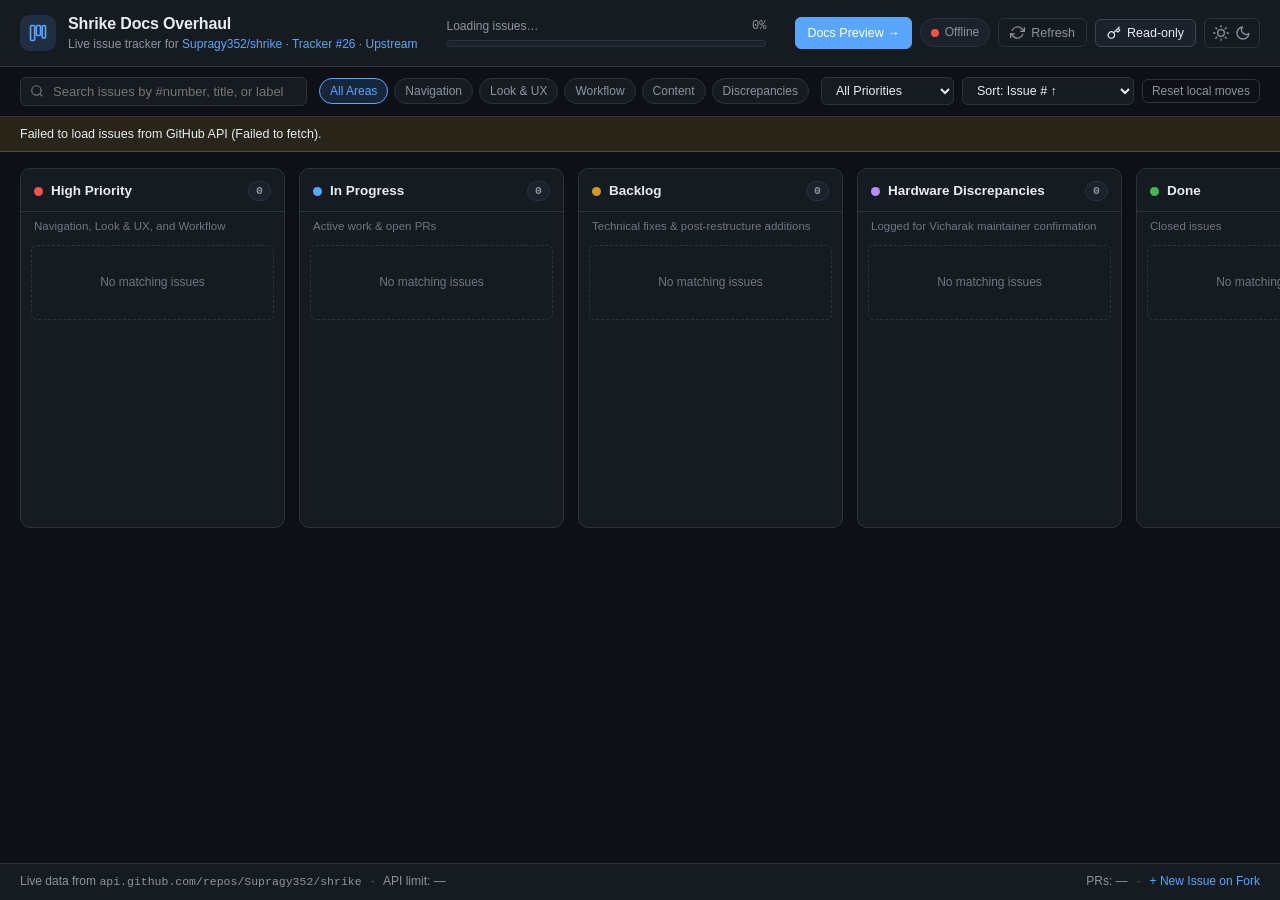
<file: index.html>
<!DOCTYPE html>
<html lang="en" data-theme="dark">
<head>
  <meta charset="UTF-8" />
  <meta name="viewport" content="width=device-width, initial-scale=1.0" />
  <title>Shrike Docs Overhaul — Live Kanban Board</title>
  <link rel="icon" type="image/svg+xml" href="data:image/svg+xml,%3Csvg xmlns='http://www.w3.org/2000/svg' viewBox='0 0 32 32'%3E%3Crect width='32' height='32' rx='8' fill='%23161b22'/%3E%3Crect x='5' y='6' width='6' height='20' rx='2' fill='%23f85149'/%3E%3Crect x='13' y='6' width='6' height='14' rx='2' fill='%2358a6ff'/%3E%3Crect x='21' y='6' width='6' height='17' rx='2' fill='%233fb950'/%3E%3C/svg%3E" />
  <link rel="stylesheet" href="./styles.css" />
</head>
<body>
  <header class="topbar">
    <div class="topbar-left">
      <div class="brand">
        <span class="brand-icon" aria-hidden="true">
          <svg width="20" height="20" viewBox="0 0 24 24" fill="none" stroke="currentColor" stroke-width="2" stroke-linecap="round" stroke-linejoin="round">
            <rect x="3" y="3" width="5" height="18" rx="1.5"></rect>
            <rect x="10" y="3" width="5" height="12" rx="1.5"></rect>
            <rect x="17" y="3" width="4" height="15" rx="1.5"></rect>
          </svg>
        </span>
        <div>
          <h1>Shrike Docs Overhaul</h1>
          <p class="subtitle">
            Live issue tracker for
            <a href="https://github.com/Supragy352/shrike/issues" target="_blank" rel="noopener">Supragy352/shrike</a>
            &middot;
            <a href="https://github.com/Supragy352/shrike/issues/26" target="_blank" rel="noopener">Tracker #26</a>
            &middot;
            <a href="https://github.com/vicharak-in/shrike" target="_blank" rel="noopener">Upstream</a>
          </p>
        </div>
      </div>
    </div>

    <div class="topbar-center">
      <div class="progress-widget" title="Closed issues / Total tracked issues (excluding meta-tracker #26)">
        <div class="progress-meta">
          <span id="progress-label">Loading issues…</span>
          <span id="progress-pct" class="mono">0%</span>
        </div>
        <div class="progress-track">
          <div id="progress-fill" class="progress-fill" style="width: 0%"></div>
        </div>
      </div>
    </div>

    <div class="topbar-right">
      <a class="btn btn-primary" href="./docs/" title="Open live Sphinx documentation preview">
        <span>Docs Preview &rarr;</span>
      </a>
      <div class="sync-pill" id="sync-status" title="Auto-refreshes every 60 seconds">
        <span class="status-dot" id="status-dot"></span>
        <span id="sync-text">Syncing…</span>
      </div>
      <button class="btn btn-ghost" id="btn-refresh" title="Refresh from GitHub API (R)">
        <svg width="15" height="15" viewBox="0 0 24 24" fill="none" stroke="currentColor" stroke-width="2" stroke-linecap="round" stroke-linejoin="round">
          <polyline points="23 4 23 10 17 10"></polyline>
          <polyline points="1 20 1 14 7 14"></polyline>
          <path d="M3.51 9a9 9 0 0 1 14.85-3.36L23 10M1 14l4.64 4.36A9 9 0 0 0 20.49 15"></path>
        </svg>
        <span>Refresh</span>
      </button>
      <button class="btn btn-outline" id="btn-token" title="Optional: connect GitHub token to push drag-and-drop changes live">
        <svg width="14" height="14" viewBox="0 0 24 24" fill="none" stroke="currentColor" stroke-width="2" stroke-linecap="round" stroke-linejoin="round">
          <path d="M21 2l-2 2m-7.61 7.61a5.5 5.5 0 1 1-7.778 7.778 5.5 5.5 0 0 1 7.777-7.777zm0 0L15.5 7.5m0 0l3 3L22 7l-3-3m-3.5 3.5L19 4"></path>
        </svg>
        <span id="token-btn-label">Read-only</span>
      </button>
      <button class="btn btn-icon" id="btn-theme" title="Toggle light/dark theme" aria-label="Toggle theme">
        <svg id="icon-sun" width="16" height="16" viewBox="0 0 24 24" fill="none" stroke="currentColor" stroke-width="2" stroke-linecap="round" stroke-linejoin="round">
          <circle cx="12" cy="12" r="5"></circle>
          <line x1="12" y1="1" x2="12" y2="3"></line>
          <line x1="12" y1="21" x2="12" y2="23"></line>
          <line x1="4.22" y1="4.22" x2="5.64" y2="5.64"></line>
          <line x1="18.36" y1="18.36" x2="19.78" y2="19.78"></line>
          <line x1="1" y1="12" x2="3" y2="12"></line>
          <line x1="21" y1="12" x2="23" y2="12"></line>
          <line x1="4.22" y1="19.78" x2="5.64" y2="18.36"></line>
          <line x1="18.36" y1="5.64" x2="19.78" y2="4.22"></line>
        </svg>
        <svg id="icon-moon" width="16" height="16" viewBox="0 0 24 24" fill="none" stroke="currentColor" stroke-width="2" stroke-linecap="round" stroke-linejoin="round" hidden>
          <path d="M21 12.79A9 9 0 1 1 11.21 3 7 7 0 0 0 21 12.79z"></path>
        </svg>
      </button>
    </div>
  </header>

  <section class="toolbar" aria-label="Filters">
    <div class="search-wrap">
      <svg class="search-icon" width="14" height="14" viewBox="0 0 24 24" fill="none" stroke="currentColor" stroke-width="2">
        <circle cx="11" cy="11" r="8"></circle>
        <line x1="21" y1="21" x2="16.65" y2="16.65"></line>
      </svg>
      <input id="search-input" type="search" placeholder="Search issues by #number, title, or label… (press /)" autocomplete="off" />
    </div>

    <div class="filter-group" id="area-filters" role="group" aria-label="Filter by area">
      <button class="chip active" data-area="all">All Areas</button>
      <button class="chip" data-area="area: navigation">Navigation</button>
      <button class="chip" data-area="area: look-and-ux">Look &amp; UX</button>
      <button class="chip" data-area="area: workflow">Workflow</button>
      <button class="chip" data-area="area: content">Content</button>
      <button class="chip" data-area="hardware-discrepancy">Discrepancies</button>
    </div>

    <div class="toolbar-right">
      <select id="priority-filter" aria-label="Filter by priority">
        <option value="all">All Priorities</option>
        <option value="priority: high">Priority: High</option>
        <option value="priority: medium">Priority: Medium</option>
        <option value="priority: low">Priority: Low</option>
      </select>

      <select id="sort-select" aria-label="Sort cards">
        <option value="number-asc">Sort: Issue # ↑</option>
        <option value="number-desc">Sort: Issue # ↓</option>
        <option value="updated-desc">Sort: Recently Updated</option>
      </select>

      <button class="btn btn-ghost btn-sm" id="btn-reset-local" hidden title="Clear local-only drag moves">
        Reset local moves
      </button>
    </div>
  </section>

  <div id="alert-banner" class="alert-banner" hidden></div>

  <main class="board" id="kanban-board" aria-label="Kanban Board">
    <!-- Columns rendered by app.js -->
  </main>

  <footer class="footer">
    <div class="footer-left">
      <span>Live data from <code>api.github.com/repos/Supragy352/shrike</code></span>
      <span class="sep">&middot;</span>
      <span id="rate-limit-info">API limit: —</span>
    </div>
    <div class="footer-right">
      <span id="pr-summary">PRs: —</span>
      <span class="sep">&middot;</span>
      <a href="https://github.com/Supragy352/shrike/issues/new" target="_blank" rel="noopener">+ New Issue on Fork</a>
    </div>
  </footer>

  <!-- Issue Detail Modal -->
  <div class="modal-backdrop" id="issue-modal" hidden>
    <div class="modal" role="dialog" aria-modal="true" aria-labelledby="modal-title">
      <div class="modal-header">
        <div class="modal-title-row">
          <span class="mono modal-number" id="modal-number">#0</span>
          <span class="state-badge" id="modal-state">open</span>
          <h2 id="modal-title">Issue Title</h2>
        </div>
        <button class="btn btn-icon" id="modal-close" aria-label="Close modal">&times;</button>
      </div>
      <div class="modal-meta">
        <div class="modal-labels" id="modal-labels"></div>
        <div class="modal-move">
          <label for="modal-column-select">Column:</label>
          <select id="modal-column-select">
            <option value="high">High Priority</option>
            <option value="in-progress">In Progress</option>
            <option value="backlog">Backlog</option>
            <option value="discrepancies">Hardware Discrepancies</option>
            <option value="done">Done</option>
          </select>
        </div>
      </div>
      <div class="modal-prs" id="modal-prs" hidden></div>
      <div class="modal-body" id="modal-body"></div>
      <div class="modal-footer">
        <span class="modal-timestamps" id="modal-timestamps"></span>
        <a class="btn btn-primary" id="modal-github-link" href="#" target="_blank" rel="noopener">Open on GitHub &rarr;</a>
      </div>
    </div>
  </div>

  <!-- Optional GitHub Token Modal -->
  <div class="modal-backdrop" id="token-modal" hidden>
    <div class="modal modal-sm" role="dialog" aria-modal="true" aria-labelledby="token-modal-title">
      <div class="modal-header">
        <h2 id="token-modal-title">GitHub Sync Settings</h2>
        <button class="btn btn-icon" id="token-modal-close" aria-label="Close modal">&times;</button>
      </div>
      <div class="modal-body">
        <p class="help-text">
          This board already fetches live public issues with <strong>no token required</strong> (60 requests/hour).
        </p>
        <p class="help-text">
          Optionally paste a GitHub Personal Access Token (<code>repo</code> or fine-grained <code>Issues: Read &amp; Write</code> on <code>Supragy352/shrike</code>) to:
        </p>
        <ul class="help-list">
          <li>Persist drag-and-drop column moves directly to GitHub (updates labels &amp; opens/closes issues).</li>
          <li>Raise the GitHub API rate limit to 5,000 requests/hour.</li>
        </ul>
        <p class="help-text muted">
          Your token is stored <strong>only</strong> in your browser's <code>localStorage</code> and sent only to <code>api.github.com</code>.
        </p>
        <label class="field-label" for="token-input">Personal Access Token</label>
        <input id="token-input" class="text-input mono" type="password" placeholder="ghp_… or github_pat_…" autocomplete="off" />
      </div>
      <div class="modal-footer">
        <button class="btn btn-danger-ghost" id="btn-clear-token">Disconnect</button>
        <div class="spacer"></div>
        <button class="btn btn-ghost" id="btn-cancel-token">Cancel</button>
        <button class="btn btn-primary" id="btn-save-token">Save &amp; Sync</button>
      </div>
    </div>
  </div>

  <div class="toast-container" id="toast-container" aria-live="polite"></div>

  <script src="./app.js"></script>
</body>
</html>
</file>
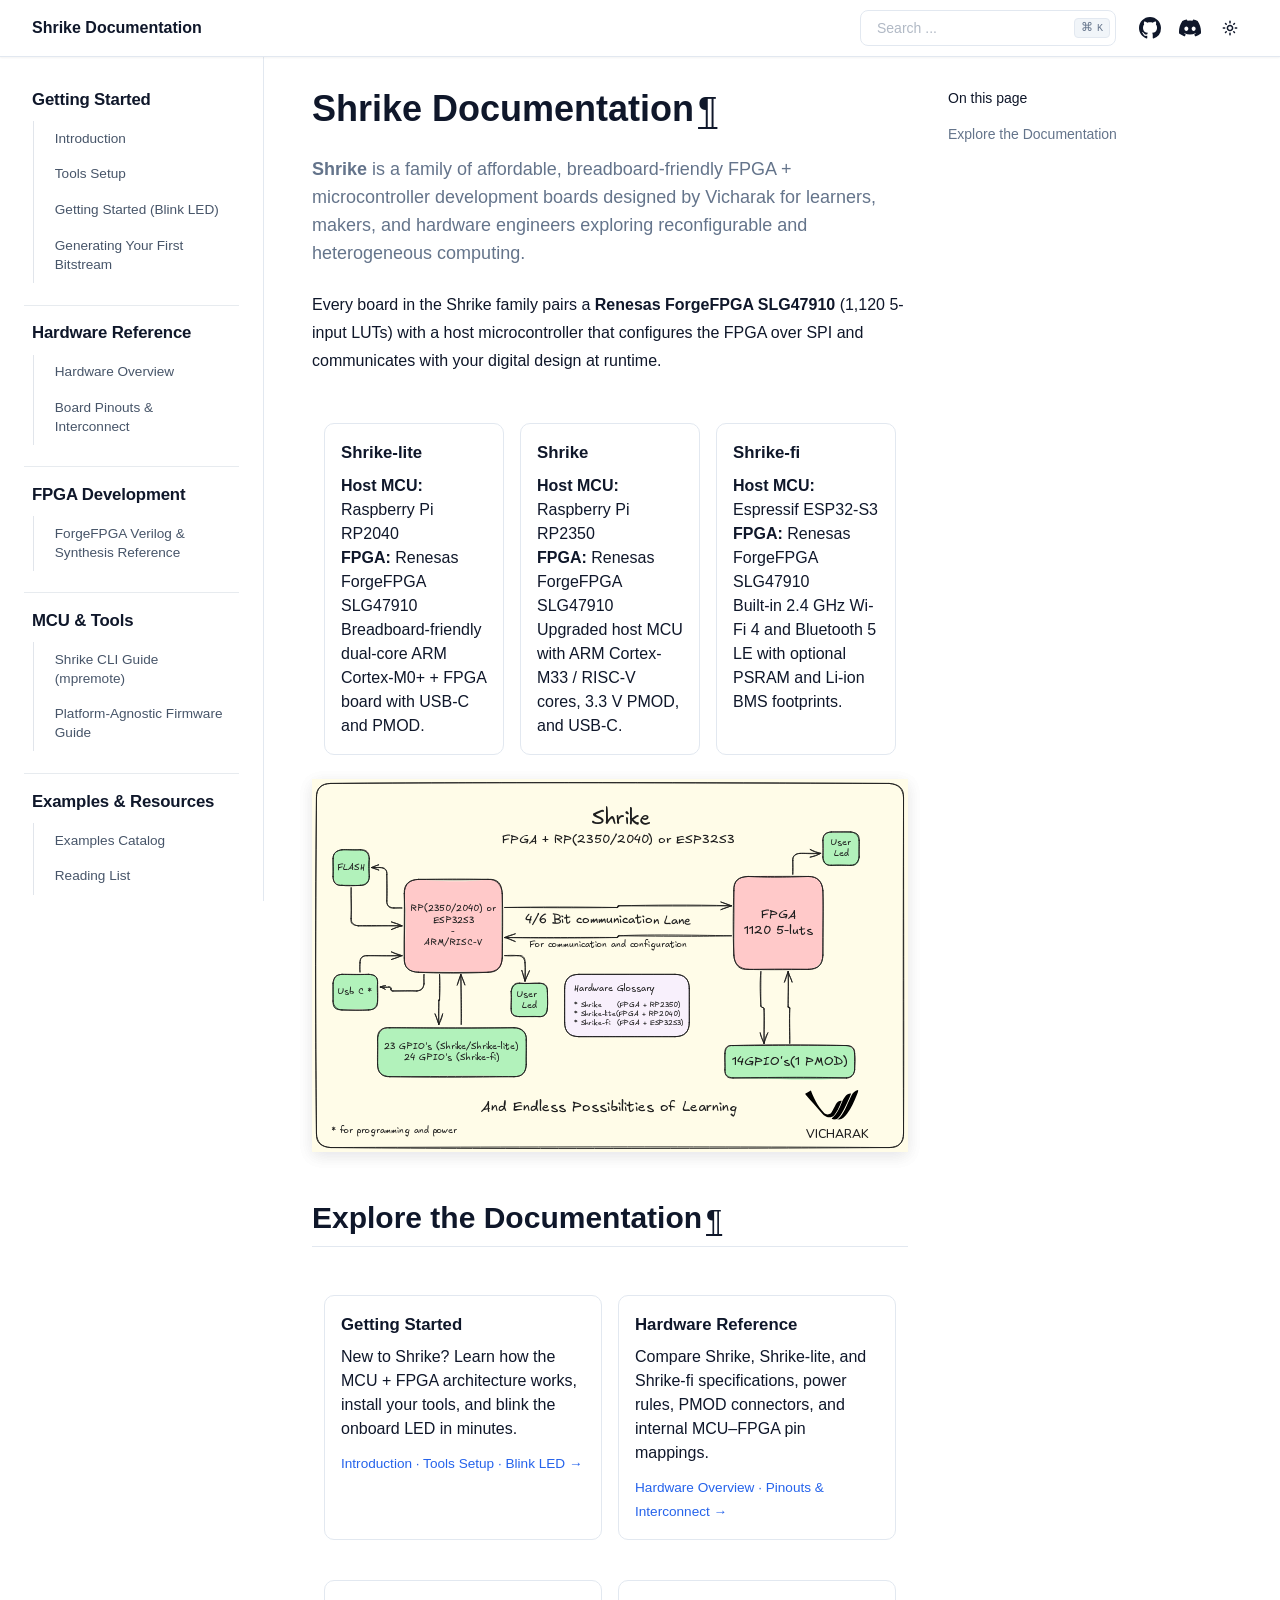
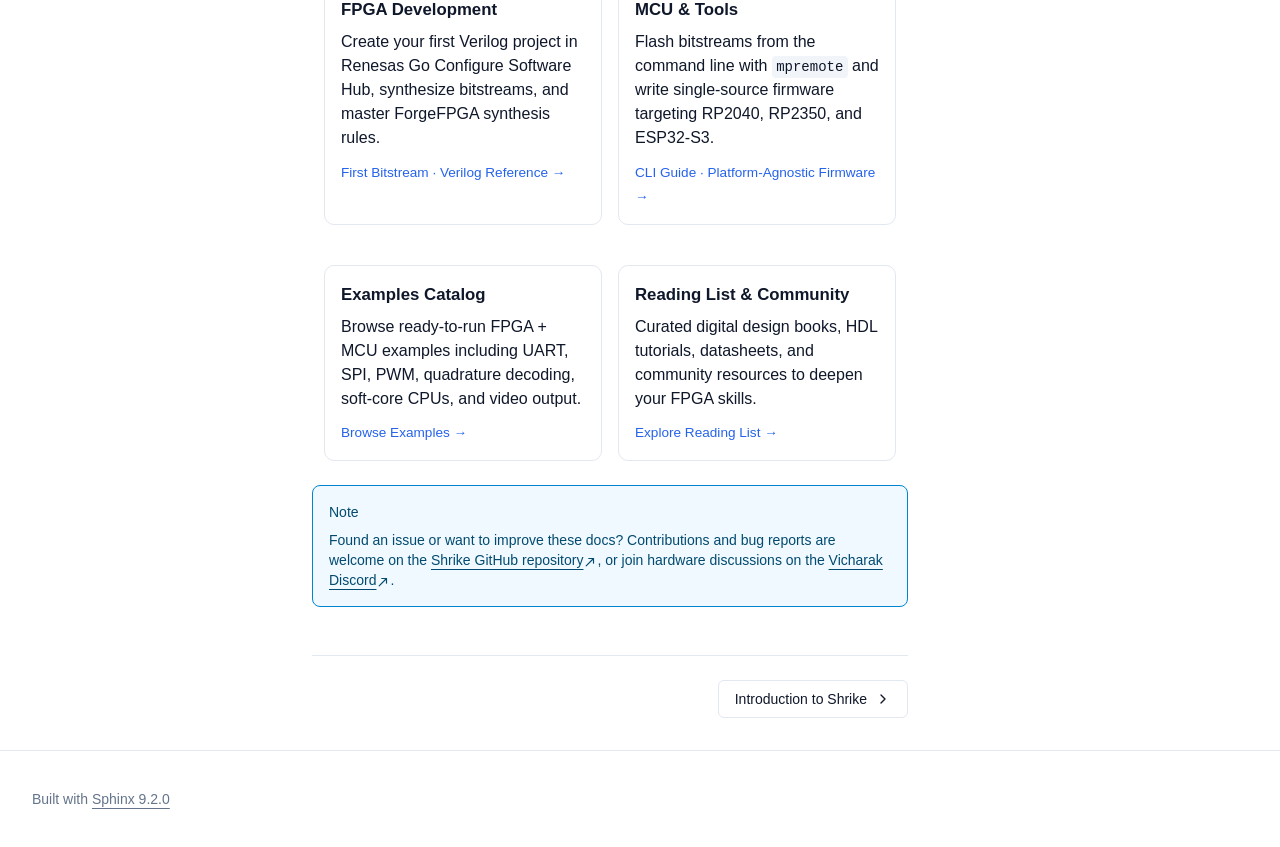
<file: docs/index.html>
<!DOCTYPE html>

<html :class="{ 'dark' : darkMode === true }" data-content_root="./" lang="en" x-data="{ darkMode: $persist(window.matchMedia('(prefers-color-scheme: dark)').matches), activeSection: ''}">
<head>
<script>
    (function () {
      // Set initial color scheme
      if ((localStorage.getItem("_x_darkMode") === "true") || (window.matchMedia("(prefers-color-scheme: dark)").matches)) {
        document.documentElement.classList.add("dark");
      }

      // Watch for media preference changes
      window.matchMedia("(prefers-color-scheme: dark)").addEventListener("change", (event) => {
        localStorage.setItem("_x_darkMode", event.matches);
        document.documentElement.classList.toggle("dark", event.matches);
      });
    })();
  </script>
<meta content="width=device-width, initial-scale=1.0" name="viewport"/>
<meta charset="utf-8"/>
<meta content="#ffffff" media="(prefers-color-scheme: light)" name="theme-color"/>
<meta content="#030711" media="(prefers-color-scheme: dark)" name="theme-color"/>
<meta content="width=device-width, initial-scale=1" name="viewport"/>
<title>Shrike Documentation</title>
<meta content="Shrike Documentation" property="og:title"/>
<meta content="Shrike Documentation" name="twitter:title"/>
<link href="_static/pygments.css?v=e72c8e07" rel="stylesheet" type="text/css"/>
<link href="_static/theme.css?v=009055c6" rel="stylesheet" type="text/css"/>
<link href="_static/sphinx-design.min.css?v=6a604523" rel="stylesheet" type="text/css"/>
<link href="_static/custom.css?v=30180e07" rel="stylesheet" type="text/css"/>
<link href="_static/awesome-sphinx-design.css?v=b41b1d54" rel="stylesheet" type="text/css"/>
<link href="_static/vicharak_icon.png" rel="icon"/>
<link href="search.html" rel="search" title="Search"/>
<link href="genindex.html" rel="index" title="Index"/>
<link href="introduction.html" rel="next" title="Introduction to Shrike"/>
<script type="text/javascript">
    (function(c,l,a,r,i,t,y){
        c[a]=c[a]||function(){(c[a].q=c[a].q||[]).push(arguments)};
        t=l.createElement(r);t.async=1;t.src="https://www.clarity.ms/tag/"+i;
        y=l.getElementsByTagName(r)[0];y.parentNode.insertBefore(t,y);
    })(window, document, "clarity", "script", "xuzceme2jg");
</script>
</head>
<body :class="{ 'overflow-hidden': showSidebar }" @scroll.window="showScrollTop = pageYOffset &gt; 100" class="min-h-screen font-sans antialiased bg-background text-foreground" x-data="{ showSidebar: false, showScrollTop: false }">
<div @click.self="showSidebar = false" class="fixed inset-0 z-50 overflow-hidden bg-background/80 backdrop-blur-sm md:hidden" x-cloak="" x-show="showSidebar"></div><div class="relative flex flex-col min-h-screen" id="page"><a class="absolute top-0 left-0 z-[100] block bg-background p-4 text-xl transition -translate-x-full opacity-0 focus:translate-x-0 focus:opacity-100" href="#content">
      Skip to content
    </a><header class="sticky top-0 z-40 w-full border-b shadow-xs border-border bg-background/90 backdrop-blur"><div class="container flex items-center h-14">
<div class="hidden mr-4 md:flex">
<a class="flex items-center mr-6" href="#"><span class="hidden font-bold sm:inline-block text-clip whitespace-nowrap">Shrike Documentation</span>
</a></div><button @click="showSidebar = true" class="inline-flex items-center justify-center h-10 px-0 py-2 mr-2 text-base font-medium transition-colors rounded-md hover:text-accent-foreground hover:bg-transparent md:hidden" type="button">
<svg aria-hidden="true" fill="currentColor" height="24" viewbox="0 96 960 960" width="24" xmlns="http://www.w3.org/2000/svg">
<path d="M152.587 825.087q-19.152 0-32.326-13.174t-13.174-32.326q0-19.152 13.174-32.326t32.326-13.174h440q19.152 0 32.326 13.174t13.174 32.326q0 19.152-13.174 32.326t-32.326 13.174h-440Zm0-203.587q-19.152 0-32.326-13.174T107.087 576q0-19.152 13.174-32.326t32.326-13.174h320q19.152 0 32.326 13.174T518.087 576q0 19.152-13.174 32.326T472.587 621.5h-320Zm0-203.587q-19.152 0-32.326-13.174t-13.174-32.326q0-19.152 13.174-32.326t32.326-13.174h440q19.152 0 32.326 13.174t13.174 32.326q0 19.152-13.174 32.326t-32.326 13.174h-440ZM708.913 576l112.174 112.174q12.674 12.674 12.674 31.826t-12.674 31.826Q808.413 764.5 789.261 764.5t-31.826-12.674l-144-144Q600 594.391 600 576t13.435-31.826l144-144q12.674-12.674 31.826-12.674t31.826 12.674q12.674 12.674 12.674 31.826t-12.674 31.826L708.913 576Z"></path>
</svg>
<span class="sr-only">Toggle navigation menu</span>
</button>
<div class="flex items-center justify-between flex-1 gap-2 sm:gap-4 md:justify-end">
<div class="flex-1 w-full md:w-auto md:flex-none"><form @keydown.k.window.meta="$refs.search.focus()" action="search.html" class="relative flex items-center group" id="searchbox" method="get">
<input aria-label="Search the docs" class="inline-flex items-center font-medium transition-colors bg-transparent focus-visible:outline-none focus-visible:ring-2 focus-visible:ring-ring focus-visible:ring-offset-2 ring-offset-background border border-input hover:bg-accent focus:bg-accent hover:text-accent-foreground focus:text-accent-foreground hover:placeholder-accent-foreground py-2 px-4 relative h-9 w-full justify-start rounded-[0.5rem] text-sm text-muted-foreground sm:pr-12 md:w-40 lg:w-64" id="search-input" name="q" placeholder="Search ..." type="search" x-ref="search"/>
<kbd class="pointer-events-none absolute right-1.5 top-2 hidden h-5 select-none text-muted-foreground items-center gap-1 rounded border border-border bg-muted px-1.5 font-mono text-[10px] font-medium opacity-100 sm:flex group-hover:bg-accent group-hover:text-accent-foreground">
<span class="text-xs">⌘</span>
    K
  </kbd>
</form>
</div>
<nav class="flex items-center gap-1">
<a href="https://github.com/vicharak-in/shrike" rel="noopener nofollow" title="Visit Shrike on GitHub">
<div class="inline-flex items-center justify-center px-0 text-sm font-medium transition-colors rounded-md hover:bg-accent hover:text-accent-foreground h-9 w-9">
<svg aria-hidden="true" fill="currentColor" height="22" viewbox="0 0 16 16" width="22"><path d="M8 0C3.58 0 0 3.58 0 8c0 3.54 2.29 6.53 5.47 7.59.4.07.55-.17.55-.38 0-.19-.01-.82-.01-1.49-2.01.37-2.53-.49-2.69-.94-.09-.23-.48-.94-.82-1.13-.28-.15-.68-.52-.01-.53.63-.01 1.08.58 1.23.82.72 1.21 1.87.87 2.33.66.07-.52.28-.87.51-1.07-1.78-.2-3.64-.89-3.64-3.95 0-.87.31-1.59.82-2.15-.08-.2-.36-1.02.08-2.12 0 0 .67-.21 2.2.82.64-.18 1.32-.27 2-.27s1.36.09 2 .27c1.53-1.04 2.2-.82 2.2-.82.44 1.1.16 1.92.08 2.12.51.56.82 1.27.82 2.15 0 3.07-1.87 3.75-3.65 3.95.29.25.54.73.54 1.48 0 1.07-.01 1.93-.01 2.2 0 .21.15.46.55.38A8.01 8.01 0 0 0 16 8c0-4.42-3.58-8-8-8"></path></svg>
</div>
</a>
<a href="https://discord.com/invite/EhQy97CQ9G" rel="noopener nofollow" title="Visit Vicharak Discord">
<div class="inline-flex items-center justify-center px-0 text-sm font-medium transition-colors rounded-md hover:bg-accent hover:text-accent-foreground h-9 w-9">
<svg aria-hidden="true" fill="currentColor" height="22" viewbox="0 0 24 24" width="22"><path d="M20.317 4.37a19.8 19.8 0 0 0-4.885-1.515.074.074 0 0 0-.079.037c-.21.375-.444.864-.608 1.25a18.27 18.27 0 0 0-5.487 0 12.64 12.64 0 0 0-.617-1.25.077.077 0 0 0-.079-.037A19.74 19.74 0 0 0 3.677 4.37a.07.07 0 0 0-.032.027C.533 9.046-.32 13.58.099 18.057a.082.082 0 0 0 .031.057 19.9 19.9 0 0 0 5.993 3.03.078.078 0 0 0 .084-.028c.462-.63.874-1.295 1.226-1.994a.076.076 0 0 0-.041-.106 13.1 13.1 0 0 1-1.872-.892.077.077 0 0 1-.008-.128 10.2 10.2 0 0 0 .372-.292.074.074 0 0 1 .077-.01c3.928 1.793 8.18 1.793 12.062 0a.074.074 0 0 1 .078.01c.12.098.246.198.373.292a.077.077 0 0 1-.006.127 12.3 12.3 0 0 1-1.873.892.077.077 0 0 0-.041.107c.36.698.772 1.362 1.225 1.993a.076.076 0 0 0 .084.028 19.84 19.84 0 0 0 6.002-3.03.077.077 0 0 0 .032-.054c.5-5.177-.838-9.674-3.549-13.66a.061.061 0 0 0-.031-.029zM8.02 15.33c-1.183 0-2.157-1.085-2.157-2.419 0-1.333.956-2.419 2.157-2.419 1.21 0 2.176 1.096 2.157 2.42 0 1.333-.956 2.418-2.157 2.418zm7.975 0c-1.183 0-2.157-1.085-2.157-2.419 0-1.333.955-2.419 2.157-2.419 1.21 0 2.176 1.096 2.157 2.42 0 1.333-.946 2.418-2.157 2.418z"></path></svg>
</div>
</a>
<button @click="darkMode = !darkMode" class="relative inline-flex items-center justify-center px-0 text-sm font-medium transition-colors rounded-md hover:bg-accent hover:text-accent-foreground h-9 w-9" title="Toggle color scheme" type="button">
<svg class="absolute transition-all scale-100 rotate-0 dark:-rotate-90 dark:scale-0" fill="currentColor" height="16" viewbox="0 96 960 960" width="16" xmlns="http://www.w3.org/2000/svg">
<path d="M480 685q45.456 0 77.228-31.772Q589 621.456 589 576q0-45.456-31.772-77.228Q525.456 467 480 467q-45.456 0-77.228 31.772Q371 530.544 371 576q0 45.456 31.772 77.228Q434.544 685 480 685Zm0 91q-83 0-141.5-58.5T280 576q0-83 58.5-141.5T480 376q83 0 141.5 58.5T680 576q0 83-58.5 141.5T480 776ZM80 621.5q-19.152 0-32.326-13.174T34.5 576q0-19.152 13.174-32.326T80 530.5h80q19.152 0 32.326 13.174T205.5 576q0 19.152-13.174 32.326T160 621.5H80Zm720 0q-19.152 0-32.326-13.174T754.5 576q0-19.152 13.174-32.326T800 530.5h80q19.152 0 32.326 13.174T925.5 576q0 19.152-13.174 32.326T880 621.5h-80Zm-320-320q-19.152 0-32.326-13.174T434.5 256v-80q0-19.152 13.174-32.326T480 130.5q19.152 0 32.326 13.174T525.5 176v80q0 19.152-13.174 32.326T480 301.5Zm0 720q-19.152 0-32.326-13.17Q434.5 995.152 434.5 976v-80q0-19.152 13.174-32.326T480 850.5q19.152 0 32.326 13.174T525.5 896v80q0 19.152-13.174 32.33-13.174 13.17-32.326 13.17ZM222.174 382.065l-43-42Q165.5 327.391 166 308.239t13.174-33.065q13.435-13.674 32.587-13.674t32.065 13.674l42.239 43q12.674 13.435 12.555 31.706-.12 18.272-12.555 31.946-12.674 13.674-31.445 13.413-18.772-.261-32.446-13.174Zm494 494.761-42.239-43q-12.674-13.435-12.674-32.087t12.674-31.565Q686.609 756.5 705.38 757q18.772.5 32.446 13.174l43 41.761Q794.5 824.609 794 843.761t-13.174 33.065Q767.391 890.5 748.239 890.5t-32.065-13.674Zm-42-494.761Q660.5 369.391 661 350.62q.5-18.772 13.174-32.446l41.761-43Q728.609 261.5 747.761 262t33.065 13.174q13.674 13.435 13.674 32.587t-13.674 32.065l-43 42.239q-13.435 12.674-31.706 12.555-18.272-.12-31.946-12.555Zm-495 494.761Q165.5 863.391 165.5 844.239t13.674-32.065l43-42.239q13.435-12.674 32.087-12.674t31.565 12.674Q299.5 782.609 299 801.38q-.5 18.772-13.174 32.446l-41.761 43Q231.391 890.5 212.239 890t-33.065-13.174ZM480 576Z"></path>
</svg>
<svg class="absolute transition-all scale-0 rotate-90 dark:rotate-0 dark:scale-100" fill="currentColor" height="16" viewbox="0 96 960 960" width="16" xmlns="http://www.w3.org/2000/svg">
<path d="M480 936q-151 0-255.5-104.5T120 576q0-138 90-239.5T440 218q25-3 39 18t-1 44q-17 26-25.5 55t-8.5 61q0 90 63 153t153 63q31 0 61.5-9t54.5-25q21-14 43-1.5t19 39.5q-14 138-117.5 229T480 936Zm0-80q88 0 158-48.5T740 681q-20 5-40 8t-40 3q-123 0-209.5-86.5T364 396q0-20 3-40t8-40q-78 32-126.5 102T200 576q0 116 82 198t198 82Zm-10-270Z"></path>
</svg>
</button>
</nav>
</div>
</div>
</header>
<div class="flex-1"><div class="container md:grid md:grid-cols-[220px_minmax(0,1fr)] md:gap-6 lg:grid-cols-[240px_minmax(0,1fr)] lg:gap-10"><aside :aria-hidden="!showSidebar" :class="{ 'translate-x-0': showSidebar }" class="fixed inset-y-0 left-0 md:top-14 z-50 md:z-30 bg-background md:bg-transparent transition-all duration-100 -translate-x-full md:translate-x-0 ml-0 p-6 md:p-0 md:-ml-2 md:h-[calc(100vh-3.5rem)] w-5/6 md:w-full overflow-y-auto border-r border-border md:sticky" id="left-sidebar">
<a class="justify-start text-sm md:!hidden bg-background" href="#"><span class="font-bold text-clip whitespace-nowrap">Shrike Documentation</span>
</a>
<div class="relative overflow-hidden md:overflow-auto my-4 md:my-0">
<div class="overflow-y-auto h-full w-full relative pr-6"><nav class="table w-full min-w-full my-6 lg:my-8">
<p class="caption" role="heading"><span class="caption-text">Getting Started</span></p>
<ul>
<li class="toctree-l1"><a class="reference internal" href="introduction.html">Introduction</a></li>
<li class="toctree-l1"><a class="reference internal" href="tools_setup_guide.html">Tools Setup</a></li>
<li class="toctree-l1"><a class="reference internal" href="getting_started.html">Getting Started (Blink LED)</a></li>
<li class="toctree-l1"><a class="reference internal" href="generating_your_first_bitstream.html">Generating Your First Bitstream</a></li>
</ul>
<p class="caption" role="heading"><span class="caption-text">Hardware Reference</span></p>
<ul>
<li class="toctree-l1"><a class="reference internal" href="hardware_overview.html">Hardware Overview</a></li>
<li class="toctree-l1"><a class="reference internal" href="shrike_pinouts.html">Board Pinouts &amp; Interconnect</a></li>
</ul>
<p class="caption" role="heading"><span class="caption-text">FPGA Development</span></p>
<ul>
<li class="toctree-l1"><a class="reference internal" href="verilog_style_guide.html">ForgeFPGA Verilog &amp; Synthesis Reference</a></li>
</ul>
<p class="caption" role="heading"><span class="caption-text">MCU &amp; Tools</span></p>
<ul>
<li class="toctree-l1"><a class="reference internal" href="shrike_cli_guide.html">Shrike CLI Guide (mpremote)</a></li>
<li class="toctree-l1"><a class="reference internal" href="PLATFORM_AGNOSTIC_FIRMWARE_GUIDE.html">Platform-Agnostic Firmware Guide</a></li>
</ul>
<p class="caption" role="heading"><span class="caption-text">Examples &amp; Resources</span></p>
<ul>
<li class="toctree-l1"><a class="reference internal" href="examples.html">Examples Catalog</a></li>
<li class="toctree-l1"><a class="reference internal" href="reading_list.html">Reading List</a></li>
</ul>
</nav>
</div>
</div>
<button @click="showSidebar = false" class="absolute md:hidden right-4 top-4 rounded-sm opacity-70 transition-opacity hover:opacity-100" type="button">
<svg class="h-4 w-4" fill="currentColor" height="24" stroke="none" viewbox="0 96 960 960" width="24" xmlns="http://www.w3.org/2000/svg">
<path d="M480 632 284 828q-11 11-28 11t-28-11q-11-11-11-28t11-28l196-196-196-196q-11-11-11-28t11-28q11-11 28-11t28 11l196 196 196-196q11-11 28-11t28 11q11 11 11 28t-11 28L536 576l196 196q11 11 11 28t-11 28q-11 11-28 11t-28-11L480 632Z"></path>
</svg>
</button>
</aside>
<main class="relative py-6 lg:gap-10 lg:py-8 xl:grid xl:grid-cols-[1fr_300px]">
<div class="w-full min-w-0 mx-auto">
<div id="content" role="main">
<span class="target" id="shrike-home"></span><section id="shrike-documentation">
<h1>Shrike Documentation<a class="headerlink" href="#shrike-documentation" title="Link to this heading">¶</a></h1>
<p class="lead"><strong>Shrike</strong> is a family of affordable, breadboard-friendly FPGA + microcontroller development boards designed by Vicharak for learners, makers, and hardware engineers exploring reconfigurable and heterogeneous computing.</p>
<p>Every board in the Shrike family pairs a <strong>Renesas ForgeFPGA SLG47910</strong> (1,120 5-input LUTs) with a host microcontroller that configures the FPGA over SPI and communicates with your digital design at runtime.</p>
<div class="sd-container-fluid sd-sphinx-override sd-mb-4 shrike-board-grid docutils">
<div class="sd-row sd-row-cols-1 sd-row-cols-xs-1 sd-row-cols-sm-1 sd-row-cols-md-3 sd-row-cols-lg-3 sd-g-3 sd-g-xs-3 sd-g-sm-3 sd-g-md-3 sd-g-lg-3 docutils">
<div class="sd-col sd-d-flex-row docutils">
<div class="sd-card sd-sphinx-override sd-w-100 sd-shadow-sm docutils">
<div class="sd-card-body docutils">
<div class="sd-card-title sd-font-weight-bold shrike-card-title docutils">
Shrike-lite</div>
<p class="sd-card-text"><strong>Host MCU:</strong> Raspberry Pi RP2040</p>
<p class="sd-card-text"><strong>FPGA:</strong> Renesas ForgeFPGA SLG47910</p>
<p class="sd-card-text">Breadboard-friendly dual-core ARM Cortex-M0+ + FPGA board with USB-C and PMOD.</p>
</div>
</div>
</div>
<div class="sd-col sd-d-flex-row docutils">
<div class="sd-card sd-sphinx-override sd-w-100 sd-shadow-sm docutils">
<div class="sd-card-body docutils">
<div class="sd-card-title sd-font-weight-bold shrike-card-title docutils">
Shrike</div>
<p class="sd-card-text"><strong>Host MCU:</strong> Raspberry Pi RP2350</p>
<p class="sd-card-text"><strong>FPGA:</strong> Renesas ForgeFPGA SLG47910</p>
<p class="sd-card-text">Upgraded host MCU with ARM Cortex-M33 / RISC-V cores, 3.3 V PMOD, and USB-C.</p>
</div>
</div>
</div>
<div class="sd-col sd-d-flex-row docutils">
<div class="sd-card sd-sphinx-override sd-w-100 sd-shadow-sm docutils">
<div class="sd-card-body docutils">
<div class="sd-card-title sd-font-weight-bold shrike-card-title docutils">
Shrike-fi</div>
<p class="sd-card-text"><strong>Host MCU:</strong> Espressif ESP32-S3</p>
<p class="sd-card-text"><strong>FPGA:</strong> Renesas ForgeFPGA SLG47910</p>
<p class="sd-card-text">Built-in 2.4 GHz Wi-Fi 4 and Bluetooth 5 LE with optional PSRAM and Li-ion BMS footprints.</p>
</div>
</div>
</div>
</div>
</div>
<a class="shrike-hero-diagram reference internal image-reference" href="_images/shrike_block.svg"><img alt="Shrike architecture block diagram showing the host microcontroller connected to the Renesas ForgeFPGA SLG47910" class="align-center shrike-hero-diagram" src="_images/shrike_block.svg" style="width: 100%;"/>
</a>
<section id="explore-the-documentation">
<h2>Explore the Documentation<a class="headerlink" href="#explore-the-documentation" title="Link to this heading" x-intersect.margin.0%.0%.-70%.0%="activeSection = '#explore-the-documentation'">¶</a></h2>
<div class="sd-container-fluid sd-sphinx-override sd-mb-4 shrike-nav-grid docutils">
<div class="sd-row sd-row-cols-1 sd-row-cols-xs-1 sd-row-cols-sm-1 sd-row-cols-md-2 sd-row-cols-lg-2 sd-g-3 sd-g-xs-3 sd-g-sm-3 sd-g-md-3 sd-g-lg-3 docutils">
<div class="sd-col sd-d-flex-row docutils">
<div class="sd-card sd-sphinx-override sd-w-100 sd-shadow-sm sd-card-hover docutils">
<div class="sd-card-body docutils">
<div class="sd-card-title sd-font-weight-bold docutils">
Getting Started</div>
<p class="sd-card-text">New to Shrike? Learn how the MCU + FPGA architecture works, install your tools, and blink the onboard LED in minutes.</p>
<p class="sd-card-text"><em>Introduction · Tools Setup · Blink LED →</em></p>
</div>
<a class="sd-stretched-link sd-hide-link-text reference internal" href="introduction.html"><span class="doc">Introduction to Shrike</span></a></div>
</div>
<div class="sd-col sd-d-flex-row docutils">
<div class="sd-card sd-sphinx-override sd-w-100 sd-shadow-sm sd-card-hover docutils">
<div class="sd-card-body docutils">
<div class="sd-card-title sd-font-weight-bold docutils">
Hardware Reference</div>
<p class="sd-card-text">Compare Shrike, Shrike-lite, and Shrike-fi specifications, power rules, PMOD connectors, and internal MCU–FPGA pin mappings.</p>
<p class="sd-card-text"><em>Hardware Overview · Pinouts &amp; Interconnect →</em></p>
</div>
<a class="sd-stretched-link sd-hide-link-text reference internal" href="hardware_overview.html"><span class="doc">Shrike — Hardware Overview</span></a></div>
</div>
<div class="sd-col sd-d-flex-row docutils">
<div class="sd-card sd-sphinx-override sd-w-100 sd-shadow-sm sd-card-hover docutils">
<div class="sd-card-body docutils">
<div class="sd-card-title sd-font-weight-bold docutils">
FPGA Development</div>
<p class="sd-card-text">Create your first Verilog project in Renesas Go Configure Software Hub, synthesize bitstreams, and master ForgeFPGA synthesis rules.</p>
<p class="sd-card-text"><em>First Bitstream · Verilog Reference →</em></p>
</div>
<a class="sd-stretched-link sd-hide-link-text reference internal" href="generating_your_first_bitstream.html"><span class="doc">Shrike FPGA Bitstream Generation Guide</span></a></div>
</div>
<div class="sd-col sd-d-flex-row docutils">
<div class="sd-card sd-sphinx-override sd-w-100 sd-shadow-sm sd-card-hover docutils">
<div class="sd-card-body docutils">
<div class="sd-card-title sd-font-weight-bold docutils">
MCU &amp; Tools</div>
<p class="sd-card-text">Flash bitstreams from the command line with <code class="docutils literal notranslate"><span class="pre">mpremote</span></code> and write single-source firmware targeting RP2040, RP2350, and ESP32-S3.</p>
<p class="sd-card-text"><em>CLI Guide · Platform-Agnostic Firmware →</em></p>
</div>
<a class="sd-stretched-link sd-hide-link-text reference internal" href="shrike_cli_guide.html"><span class="doc">Shrike CLI Guide (mpremote)</span></a></div>
</div>
<div class="sd-col sd-d-flex-row docutils">
<div class="sd-card sd-sphinx-override sd-w-100 sd-shadow-sm sd-card-hover docutils">
<div class="sd-card-body docutils">
<div class="sd-card-title sd-font-weight-bold docutils">
Examples Catalog</div>
<p class="sd-card-text">Browse ready-to-run FPGA + MCU examples including UART, SPI, PWM, quadrature decoding, soft-core CPUs, and video output.</p>
<p class="sd-card-text"><em>Browse Examples →</em></p>
</div>
<a class="sd-stretched-link sd-hide-link-text reference internal" href="examples.html"><span class="doc">Shrike Examples Catalog</span></a></div>
</div>
<div class="sd-col sd-d-flex-row docutils">
<div class="sd-card sd-sphinx-override sd-w-100 sd-shadow-sm sd-card-hover docutils">
<div class="sd-card-body docutils">
<div class="sd-card-title sd-font-weight-bold docutils">
Reading List &amp; Community</div>
<p class="sd-card-text">Curated digital design books, HDL tutorials, datasheets, and community resources to deepen your FPGA skills.</p>
<p class="sd-card-text"><em>Explore Reading List →</em></p>
</div>
<a class="sd-stretched-link sd-hide-link-text reference internal" href="reading_list.html"><span class="doc">Reading List</span></a></div>
</div>
</div>
</div>
<div class="admonition note">
<p class="admonition-title">Note</p>
<p>Found an issue or want to improve these docs? Contributions and bug reports are welcome on the <a class="reference external" href="https://github.com/vicharak-in/shrike" rel="nofollow noopener">Shrike GitHub repository<svg fill="currentColor" height="1em" stroke="none" viewbox="0 96 960 960" width="1em" xmlns="http://www.w3.org/2000/svg"><path d="M188 868q-11-11-11-28t11-28l436-436H400q-17 0-28.5-11.5T360 336q0-17 11.5-28.5T400 296h320q17 0 28.5 11.5T760 336v320q0 17-11.5 28.5T720 696q-17 0-28.5-11.5T680 656V432L244 868q-11 11-28 11t-28-11Z"></path></svg></a>, or join hardware discussions on the <a class="reference external" href="https://discord.com/invite/EhQy97CQ9G" rel="nofollow noopener">Vicharak Discord<svg fill="currentColor" height="1em" stroke="none" viewbox="0 96 960 960" width="1em" xmlns="http://www.w3.org/2000/svg"><path d="M188 868q-11-11-11-28t11-28l436-436H400q-17 0-28.5-11.5T360 336q0-17 11.5-28.5T400 296h320q17 0 28.5 11.5T760 336v320q0 17-11.5 28.5T720 696q-17 0-28.5-11.5T680 656V432L244 868q-11 11-28 11t-28-11Z"></path></svg></a>.</p>
</div>





</section>
</section>
</div><div class="flex justify-between items-center pt-6 mt-12 border-t border-border gap-4">
<div class="ml-auto">
<a class="inline-flex items-center justify-center rounded-md text-sm font-medium transition-colors border border-input hover:bg-accent hover:text-accent-foreground py-2 px-4" href="introduction.html">
        Introduction to Shrike
        <svg class="ml-2 h-4 w-4" fill="none" height="24" stroke="currentColor" stroke-linecap="round" stroke-linejoin="round" stroke-width="2" viewbox="0 0 24 24" width="24" xmlns="http://www.w3.org/2000/svg">
<polyline points="9 18 15 12 9 6"></polyline>
</svg>
</a>
</div>
</div></div><aside class="hidden text-sm xl:block" id="right-sidebar">
<div class="sticky top-16 -mt-10 max-h-[calc(100vh-5rem)] h-full overflow-y-auto pt-6 space-y-2"><p class="font-medium">On this page</p>
<ul>
<li><a :data-current="activeSection === '#explore-the-documentation'" class="reference internal" href="#explore-the-documentation">Explore the Documentation</a><ul>
</ul>
</li>
</ul>
</div>
</aside>
</main>
</div>
</div><footer class="py-6 border-t border-border md:py-0">
<div class="container flex flex-col items-center justify-between gap-4 md:h-24 md:flex-row">
<div class="flex flex-col items-center gap-4 px-8 md:flex-row md:gap-2 md:px-0">
<p class="text-sm leading-loose text-center text-muted-foreground md:text-left">Built with <a class="font-medium underline underline-offset-4" href="https://www.sphinx-doc.org" rel="noreferrer">Sphinx 9.2.0</a></p>
</div>
</div>
</footer>
</div><button :class="{'opacity-0 invisible' : !showScrollTop}" @click="window.scrollTo({top: 0, behavior: 'smooth'})" class="fixed bottom-8 right-8 p-2 z-10 rounded-sm bg-gray-700 text-xs text-white transition-all duration-1000 hover:bg-gray-950 focus:bg-gray-950" id="scrolltop" x-cloak="">
<svg aria-hidden="true" class="inline fill-current mb-[2px]" height="14" viewbox="0 96 960 960" width="14" xmlns="http://www.w3.org/2000/svg">
<path d="M450 896V370L202 618l-42-42 320-320 320 320-42 42-248-248v526h-60Z"></path>
</svg>
  Back to top
</button>
<script src="_static/documentation_options.js?v=f2a433a1"></script>
<script src="_static/doctools.js?v=fd6eb6e6"></script>
<script src="_static/sphinx_highlight.js?v=6ffebe34"></script>
<script defer="defer" src="_static/theme.js?v=49cc6205"></script>
<script data-sd-tabs-storage-prefix="sphinx-design-tab-id-" src="_static/design-tabs.js?v=fcb327ea"></script>
</body>
</html>
</file>
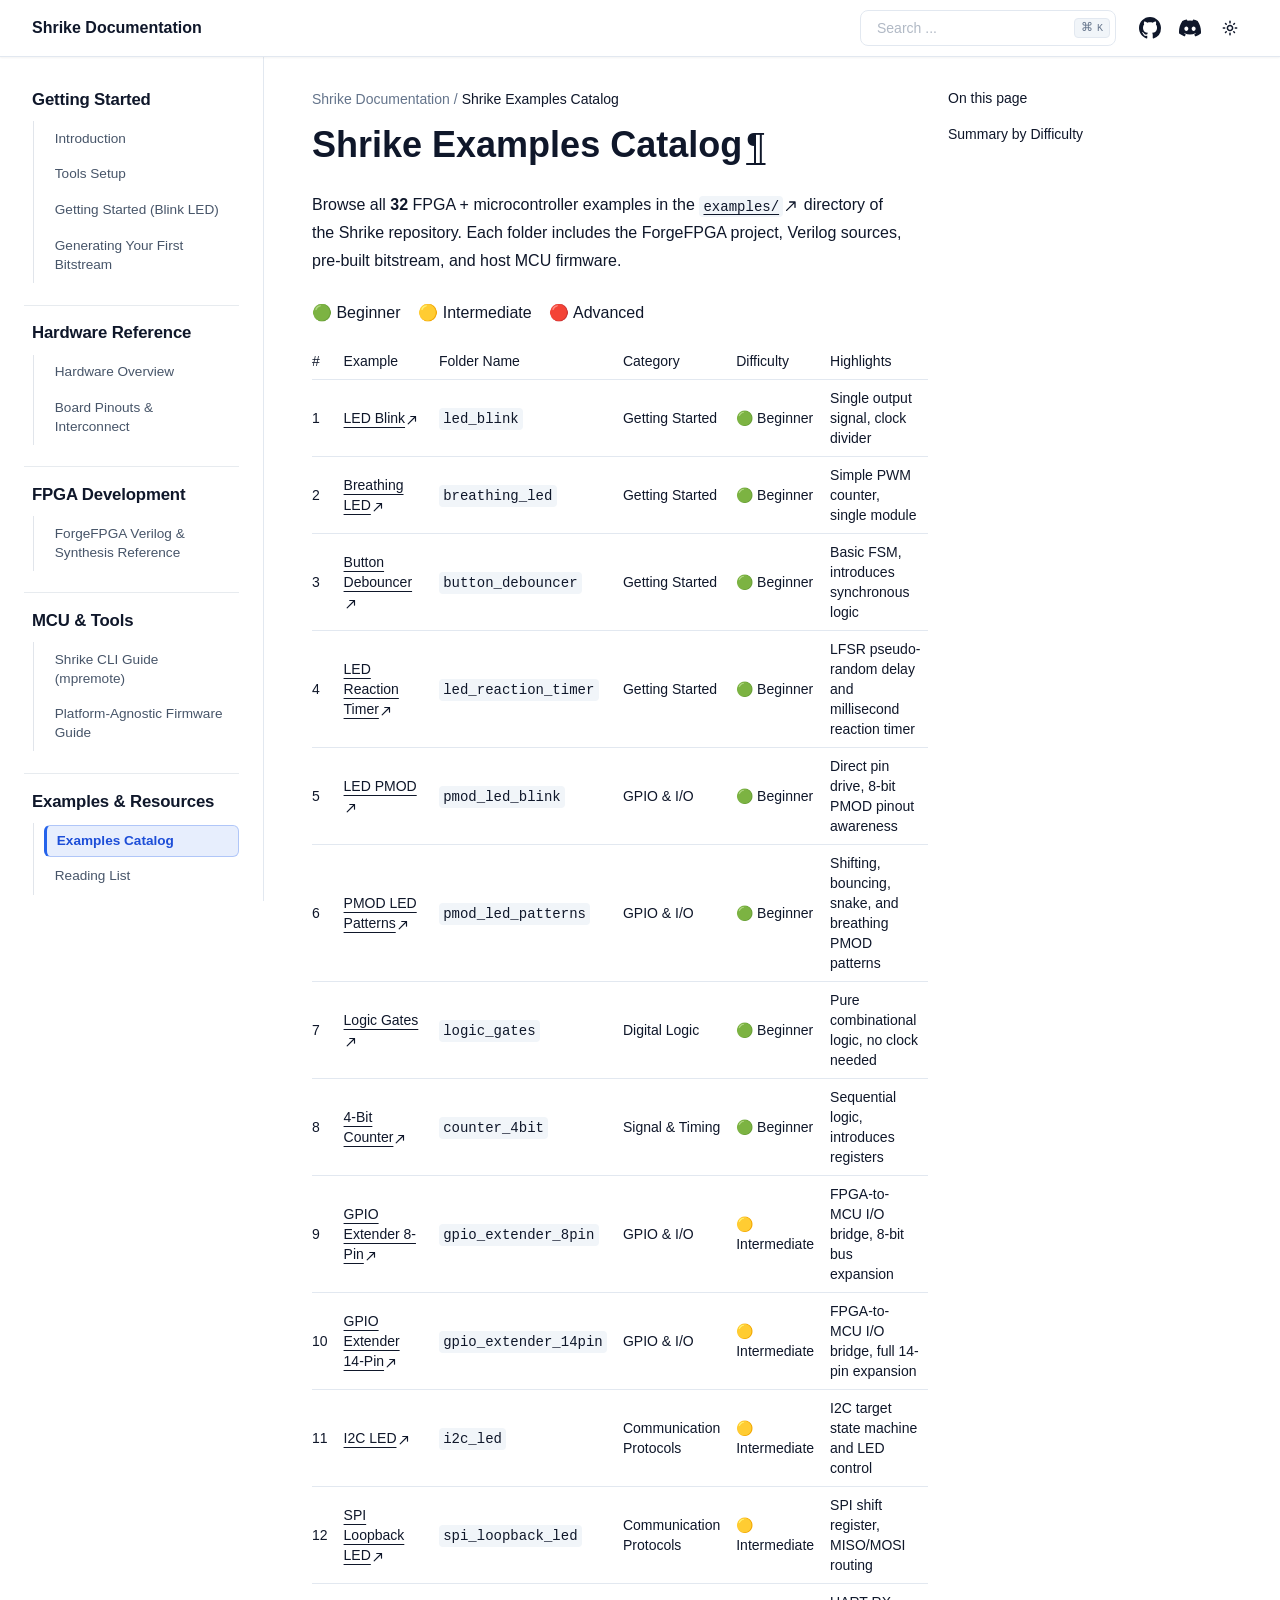
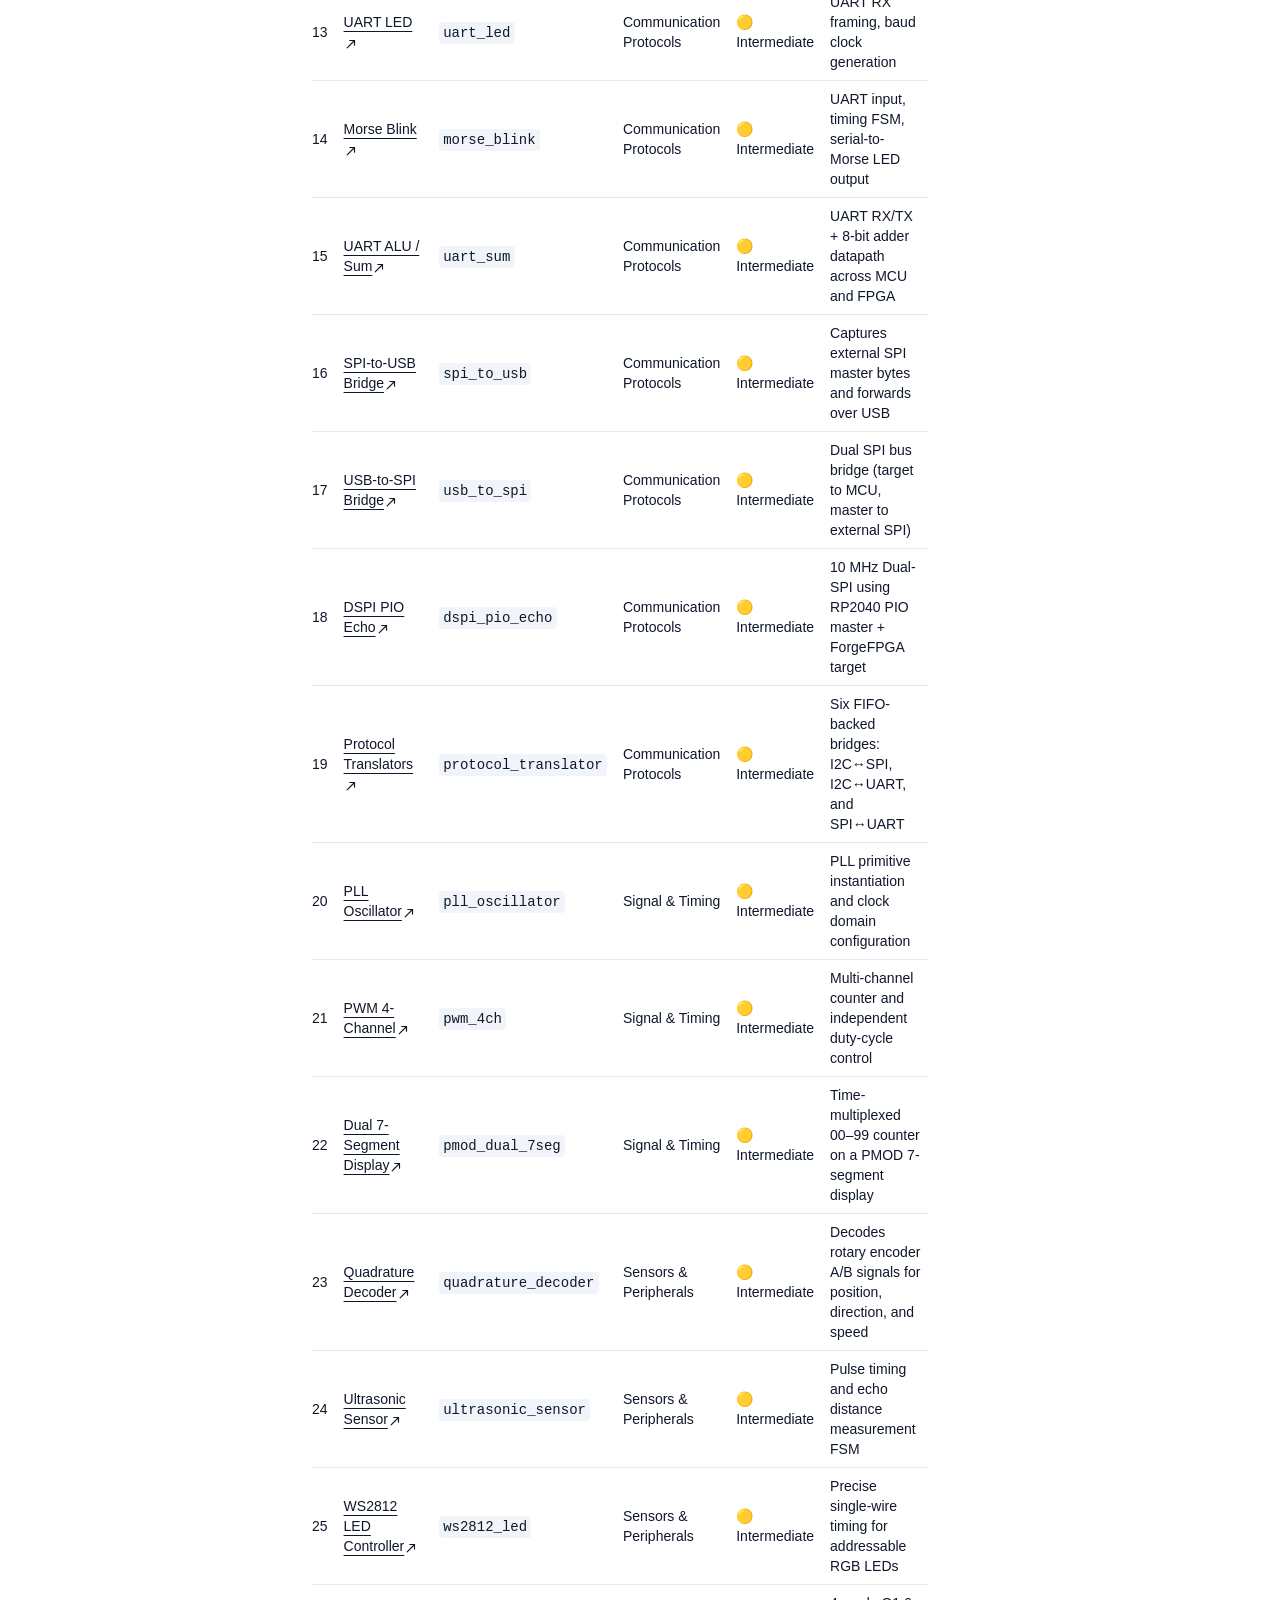
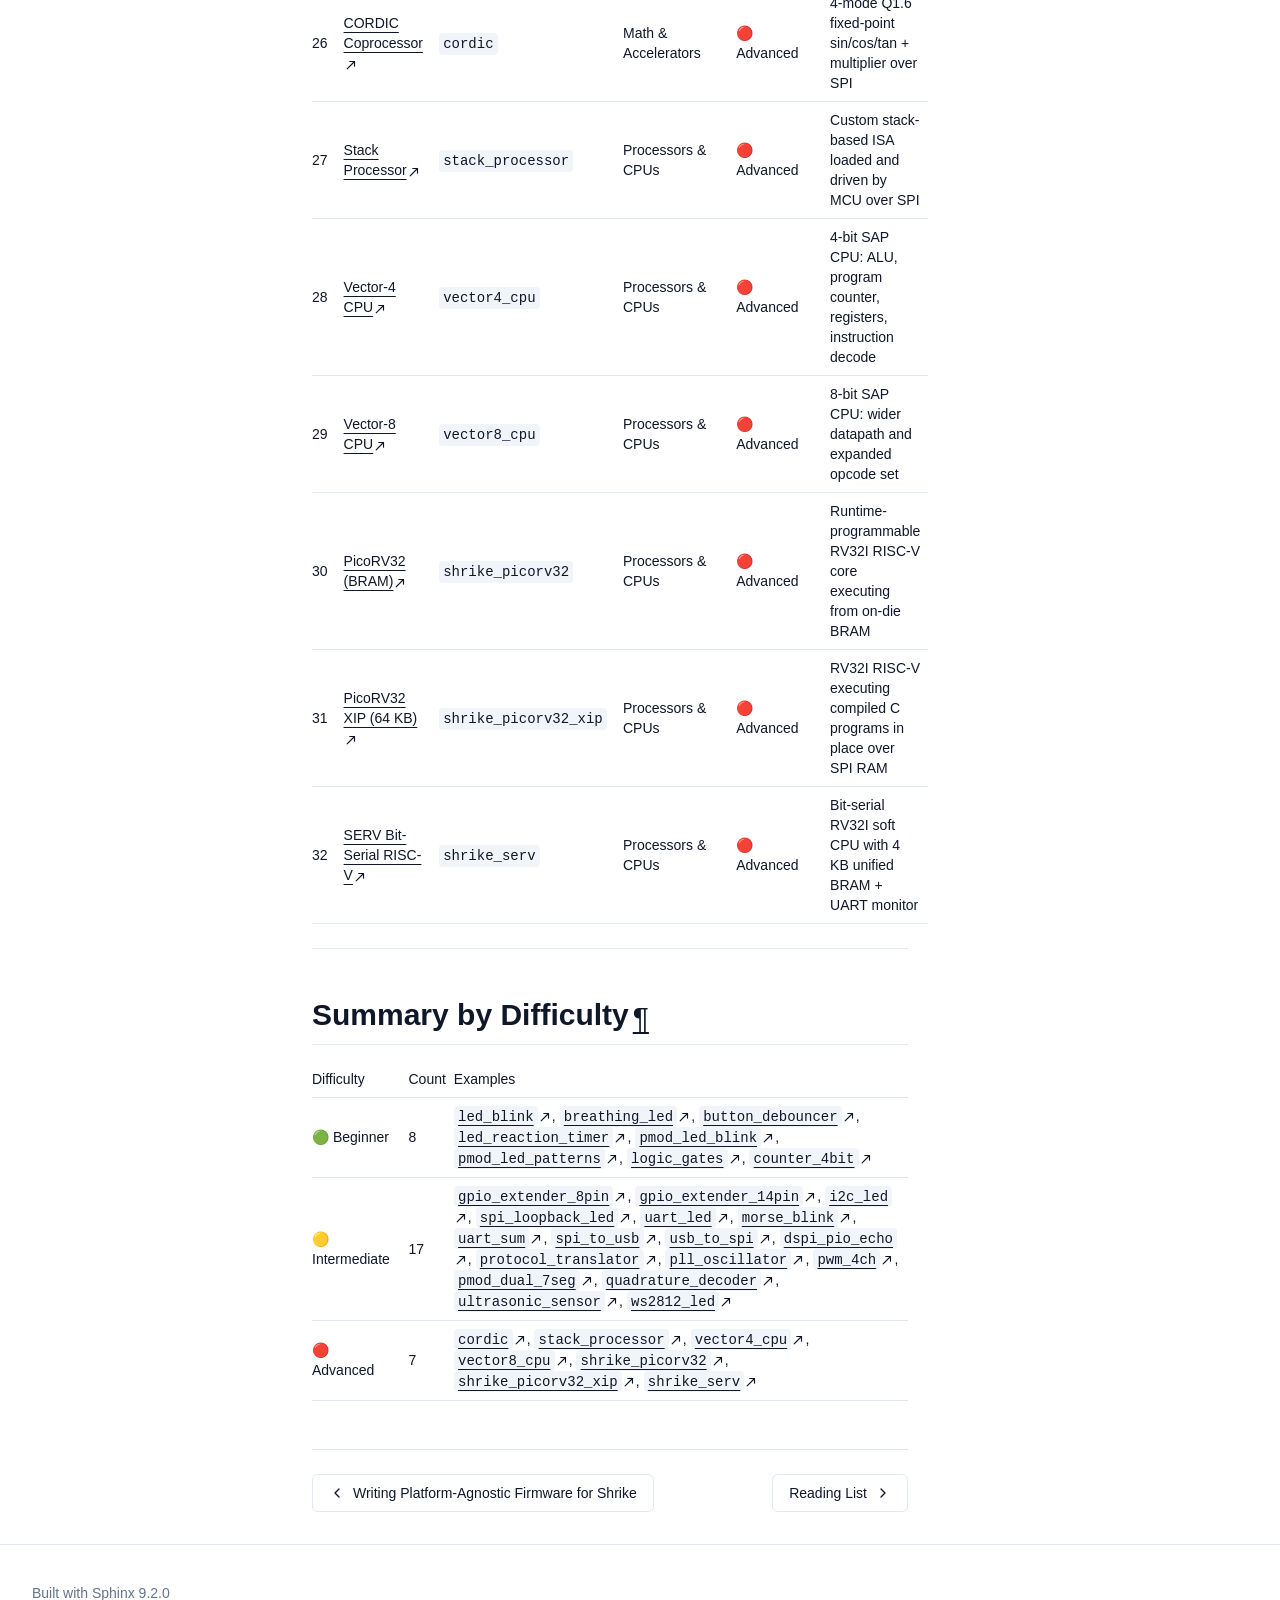
<file: docs/examples.html>
<!DOCTYPE html>

<html :class="{ 'dark' : darkMode === true }" data-content_root="./" lang="en" x-data="{ darkMode: $persist(window.matchMedia('(prefers-color-scheme: dark)').matches), activeSection: ''}">
<head>
<script>
    (function () {
      // Set initial color scheme
      if ((localStorage.getItem("_x_darkMode") === "true") || (window.matchMedia("(prefers-color-scheme: dark)").matches)) {
        document.documentElement.classList.add("dark");
      }

      // Watch for media preference changes
      window.matchMedia("(prefers-color-scheme: dark)").addEventListener("change", (event) => {
        localStorage.setItem("_x_darkMode", event.matches);
        document.documentElement.classList.toggle("dark", event.matches);
      });
    })();
  </script>
<meta content="width=device-width, initial-scale=1.0" name="viewport"/>
<meta charset="utf-8"/>
<meta content="#ffffff" media="(prefers-color-scheme: light)" name="theme-color"/>
<meta content="#030711" media="(prefers-color-scheme: dark)" name="theme-color"/>
<meta content="width=device-width, initial-scale=1" name="viewport"/>
<title>Shrike Examples Catalog | Shrike Documentation</title>
<meta content="Shrike Examples Catalog | Shrike Documentation" property="og:title"/>
<meta content="Shrike Examples Catalog | Shrike Documentation" name="twitter:title"/>
<link href="_static/pygments.css?v=e72c8e07" rel="stylesheet" type="text/css"/>
<link href="_static/theme.css?v=009055c6" rel="stylesheet" type="text/css"/>
<link href="_static/sphinx-design.min.css?v=6a604523" rel="stylesheet" type="text/css"/>
<link href="_static/custom.css?v=30180e07" rel="stylesheet" type="text/css"/>
<link href="_static/awesome-sphinx-design.css?v=b41b1d54" rel="stylesheet" type="text/css"/>
<link href="_static/vicharak_icon.png" rel="icon"/>
<link href="search.html" rel="search" title="Search"/>
<link href="genindex.html" rel="index" title="Index"/>
<link href="reading_list.html" rel="next" title="Reading List"/>
<link href="PLATFORM_AGNOSTIC_FIRMWARE_GUIDE.html" rel="prev" title="Writing Platform-Agnostic Firmware for Shrike"/>
<script type="text/javascript">
    (function(c,l,a,r,i,t,y){
        c[a]=c[a]||function(){(c[a].q=c[a].q||[]).push(arguments)};
        t=l.createElement(r);t.async=1;t.src="https://www.clarity.ms/tag/"+i;
        y=l.getElementsByTagName(r)[0];y.parentNode.insertBefore(t,y);
    })(window, document, "clarity", "script", "xuzceme2jg");
</script>
</head>
<body :class="{ 'overflow-hidden': showSidebar }" @scroll.window="showScrollTop = pageYOffset &gt; 100" class="min-h-screen font-sans antialiased bg-background text-foreground" x-data="{ showSidebar: false, showScrollTop: false }">
<div @click.self="showSidebar = false" class="fixed inset-0 z-50 overflow-hidden bg-background/80 backdrop-blur-sm md:hidden" x-cloak="" x-show="showSidebar"></div><div class="relative flex flex-col min-h-screen" id="page"><a class="absolute top-0 left-0 z-[100] block bg-background p-4 text-xl transition -translate-x-full opacity-0 focus:translate-x-0 focus:opacity-100" href="#content">
      Skip to content
    </a><header class="sticky top-0 z-40 w-full border-b shadow-xs border-border bg-background/90 backdrop-blur"><div class="container flex items-center h-14">
<div class="hidden mr-4 md:flex">
<a class="flex items-center mr-6" href="index.html"><span class="hidden font-bold sm:inline-block text-clip whitespace-nowrap">Shrike Documentation</span>
</a></div><button @click="showSidebar = true" class="inline-flex items-center justify-center h-10 px-0 py-2 mr-2 text-base font-medium transition-colors rounded-md hover:text-accent-foreground hover:bg-transparent md:hidden" type="button">
<svg aria-hidden="true" fill="currentColor" height="24" viewbox="0 96 960 960" width="24" xmlns="http://www.w3.org/2000/svg">
<path d="M152.587 825.087q-19.152 0-32.326-13.174t-13.174-32.326q0-19.152 13.174-32.326t32.326-13.174h440q19.152 0 32.326 13.174t13.174 32.326q0 19.152-13.174 32.326t-32.326 13.174h-440Zm0-203.587q-19.152 0-32.326-13.174T107.087 576q0-19.152 13.174-32.326t32.326-13.174h320q19.152 0 32.326 13.174T518.087 576q0 19.152-13.174 32.326T472.587 621.5h-320Zm0-203.587q-19.152 0-32.326-13.174t-13.174-32.326q0-19.152 13.174-32.326t32.326-13.174h440q19.152 0 32.326 13.174t13.174 32.326q0 19.152-13.174 32.326t-32.326 13.174h-440ZM708.913 576l112.174 112.174q12.674 12.674 12.674 31.826t-12.674 31.826Q808.413 764.5 789.261 764.5t-31.826-12.674l-144-144Q600 594.391 600 576t13.435-31.826l144-144q12.674-12.674 31.826-12.674t31.826 12.674q12.674 12.674 12.674 31.826t-12.674 31.826L708.913 576Z"></path>
</svg>
<span class="sr-only">Toggle navigation menu</span>
</button>
<div class="flex items-center justify-between flex-1 gap-2 sm:gap-4 md:justify-end">
<div class="flex-1 w-full md:w-auto md:flex-none"><form @keydown.k.window.meta="$refs.search.focus()" action="search.html" class="relative flex items-center group" id="searchbox" method="get">
<input aria-label="Search the docs" class="inline-flex items-center font-medium transition-colors bg-transparent focus-visible:outline-none focus-visible:ring-2 focus-visible:ring-ring focus-visible:ring-offset-2 ring-offset-background border border-input hover:bg-accent focus:bg-accent hover:text-accent-foreground focus:text-accent-foreground hover:placeholder-accent-foreground py-2 px-4 relative h-9 w-full justify-start rounded-[0.5rem] text-sm text-muted-foreground sm:pr-12 md:w-40 lg:w-64" id="search-input" name="q" placeholder="Search ..." type="search" x-ref="search"/>
<kbd class="pointer-events-none absolute right-1.5 top-2 hidden h-5 select-none text-muted-foreground items-center gap-1 rounded border border-border bg-muted px-1.5 font-mono text-[10px] font-medium opacity-100 sm:flex group-hover:bg-accent group-hover:text-accent-foreground">
<span class="text-xs">⌘</span>
    K
  </kbd>
</form>
</div>
<nav class="flex items-center gap-1">
<a href="https://github.com/vicharak-in/shrike" rel="noopener nofollow" title="Visit Shrike on GitHub">
<div class="inline-flex items-center justify-center px-0 text-sm font-medium transition-colors rounded-md hover:bg-accent hover:text-accent-foreground h-9 w-9">
<svg aria-hidden="true" fill="currentColor" height="22" viewbox="0 0 16 16" width="22"><path d="M8 0C3.58 0 0 3.58 0 8c0 3.54 2.29 6.53 5.47 7.59.4.07.55-.17.55-.38 0-.19-.01-.82-.01-1.49-2.01.37-2.53-.49-2.69-.94-.09-.23-.48-.94-.82-1.13-.28-.15-.68-.52-.01-.53.63-.01 1.08.58 1.23.82.72 1.21 1.87.87 2.33.66.07-.52.28-.87.51-1.07-1.78-.2-3.64-.89-3.64-3.95 0-.87.31-1.59.82-2.15-.08-.2-.36-1.02.08-2.12 0 0 .67-.21 2.2.82.64-.18 1.32-.27 2-.27s1.36.09 2 .27c1.53-1.04 2.2-.82 2.2-.82.44 1.1.16 1.92.08 2.12.51.56.82 1.27.82 2.15 0 3.07-1.87 3.75-3.65 3.95.29.25.54.73.54 1.48 0 1.07-.01 1.93-.01 2.2 0 .21.15.46.55.38A8.01 8.01 0 0 0 16 8c0-4.42-3.58-8-8-8"></path></svg>
</div>
</a>
<a href="https://discord.com/invite/EhQy97CQ9G" rel="noopener nofollow" title="Visit Vicharak Discord">
<div class="inline-flex items-center justify-center px-0 text-sm font-medium transition-colors rounded-md hover:bg-accent hover:text-accent-foreground h-9 w-9">
<svg aria-hidden="true" fill="currentColor" height="22" viewbox="0 0 24 24" width="22"><path d="M20.317 4.37a19.8 19.8 0 0 0-4.885-1.515.074.074 0 0 0-.079.037c-.21.375-.444.864-.608 1.25a18.27 18.27 0 0 0-5.487 0 12.64 12.64 0 0 0-.617-1.25.077.077 0 0 0-.079-.037A19.74 19.74 0 0 0 3.677 4.37a.07.07 0 0 0-.032.027C.533 9.046-.32 13.58.099 18.057a.082.082 0 0 0 .031.057 19.9 19.9 0 0 0 5.993 3.03.078.078 0 0 0 .084-.028c.462-.63.874-1.295 1.226-1.994a.076.076 0 0 0-.041-.106 13.1 13.1 0 0 1-1.872-.892.077.077 0 0 1-.008-.128 10.2 10.2 0 0 0 .372-.292.074.074 0 0 1 .077-.01c3.928 1.793 8.18 1.793 12.062 0a.074.074 0 0 1 .078.01c.12.098.246.198.373.292a.077.077 0 0 1-.006.127 12.3 12.3 0 0 1-1.873.892.077.077 0 0 0-.041.107c.36.698.772 1.362 1.225 1.993a.076.076 0 0 0 .084.028 19.84 19.84 0 0 0 6.002-3.03.077.077 0 0 0 .032-.054c.5-5.177-.838-9.674-3.549-13.66a.061.061 0 0 0-.031-.029zM8.02 15.33c-1.183 0-2.157-1.085-2.157-2.419 0-1.333.956-2.419 2.157-2.419 1.21 0 2.176 1.096 2.157 2.42 0 1.333-.956 2.418-2.157 2.418zm7.975 0c-1.183 0-2.157-1.085-2.157-2.419 0-1.333.955-2.419 2.157-2.419 1.21 0 2.176 1.096 2.157 2.42 0 1.333-.946 2.418-2.157 2.418z"></path></svg>
</div>
</a>
<button @click="darkMode = !darkMode" class="relative inline-flex items-center justify-center px-0 text-sm font-medium transition-colors rounded-md hover:bg-accent hover:text-accent-foreground h-9 w-9" title="Toggle color scheme" type="button">
<svg class="absolute transition-all scale-100 rotate-0 dark:-rotate-90 dark:scale-0" fill="currentColor" height="16" viewbox="0 96 960 960" width="16" xmlns="http://www.w3.org/2000/svg">
<path d="M480 685q45.456 0 77.228-31.772Q589 621.456 589 576q0-45.456-31.772-77.228Q525.456 467 480 467q-45.456 0-77.228 31.772Q371 530.544 371 576q0 45.456 31.772 77.228Q434.544 685 480 685Zm0 91q-83 0-141.5-58.5T280 576q0-83 58.5-141.5T480 376q83 0 141.5 58.5T680 576q0 83-58.5 141.5T480 776ZM80 621.5q-19.152 0-32.326-13.174T34.5 576q0-19.152 13.174-32.326T80 530.5h80q19.152 0 32.326 13.174T205.5 576q0 19.152-13.174 32.326T160 621.5H80Zm720 0q-19.152 0-32.326-13.174T754.5 576q0-19.152 13.174-32.326T800 530.5h80q19.152 0 32.326 13.174T925.5 576q0 19.152-13.174 32.326T880 621.5h-80Zm-320-320q-19.152 0-32.326-13.174T434.5 256v-80q0-19.152 13.174-32.326T480 130.5q19.152 0 32.326 13.174T525.5 176v80q0 19.152-13.174 32.326T480 301.5Zm0 720q-19.152 0-32.326-13.17Q434.5 995.152 434.5 976v-80q0-19.152 13.174-32.326T480 850.5q19.152 0 32.326 13.174T525.5 896v80q0 19.152-13.174 32.33-13.174 13.17-32.326 13.17ZM222.174 382.065l-43-42Q165.5 327.391 166 308.239t13.174-33.065q13.435-13.674 32.587-13.674t32.065 13.674l42.239 43q12.674 13.435 12.555 31.706-.12 18.272-12.555 31.946-12.674 13.674-31.445 13.413-18.772-.261-32.446-13.174Zm494 494.761-42.239-43q-12.674-13.435-12.674-32.087t12.674-31.565Q686.609 756.5 705.38 757q18.772.5 32.446 13.174l43 41.761Q794.5 824.609 794 843.761t-13.174 33.065Q767.391 890.5 748.239 890.5t-32.065-13.674Zm-42-494.761Q660.5 369.391 661 350.62q.5-18.772 13.174-32.446l41.761-43Q728.609 261.5 747.761 262t33.065 13.174q13.674 13.435 13.674 32.587t-13.674 32.065l-43 42.239q-13.435 12.674-31.706 12.555-18.272-.12-31.946-12.555Zm-495 494.761Q165.5 863.391 165.5 844.239t13.674-32.065l43-42.239q13.435-12.674 32.087-12.674t31.565 12.674Q299.5 782.609 299 801.38q-.5 18.772-13.174 32.446l-41.761 43Q231.391 890.5 212.239 890t-33.065-13.174ZM480 576Z"></path>
</svg>
<svg class="absolute transition-all scale-0 rotate-90 dark:rotate-0 dark:scale-100" fill="currentColor" height="16" viewbox="0 96 960 960" width="16" xmlns="http://www.w3.org/2000/svg">
<path d="M480 936q-151 0-255.5-104.5T120 576q0-138 90-239.5T440 218q25-3 39 18t-1 44q-17 26-25.5 55t-8.5 61q0 90 63 153t153 63q31 0 61.5-9t54.5-25q21-14 43-1.5t19 39.5q-14 138-117.5 229T480 936Zm0-80q88 0 158-48.5T740 681q-20 5-40 8t-40 3q-123 0-209.5-86.5T364 396q0-20 3-40t8-40q-78 32-126.5 102T200 576q0 116 82 198t198 82Zm-10-270Z"></path>
</svg>
</button>
</nav>
</div>
</div>
</header>
<div class="flex-1"><div class="container md:grid md:grid-cols-[220px_minmax(0,1fr)] md:gap-6 lg:grid-cols-[240px_minmax(0,1fr)] lg:gap-10"><aside :aria-hidden="!showSidebar" :class="{ 'translate-x-0': showSidebar }" class="fixed inset-y-0 left-0 md:top-14 z-50 md:z-30 bg-background md:bg-transparent transition-all duration-100 -translate-x-full md:translate-x-0 ml-0 p-6 md:p-0 md:-ml-2 md:h-[calc(100vh-3.5rem)] w-5/6 md:w-full overflow-y-auto border-r border-border md:sticky" id="left-sidebar">
<a class="justify-start text-sm md:!hidden bg-background" href="index.html"><span class="font-bold text-clip whitespace-nowrap">Shrike Documentation</span>
</a>
<div class="relative overflow-hidden md:overflow-auto my-4 md:my-0">
<div class="overflow-y-auto h-full w-full relative pr-6"><nav class="table w-full min-w-full my-6 lg:my-8">
<p class="caption" role="heading"><span class="caption-text">Getting Started</span></p>
<ul>
<li class="toctree-l1"><a class="reference internal" href="introduction.html">Introduction</a></li>
<li class="toctree-l1"><a class="reference internal" href="tools_setup_guide.html">Tools Setup</a></li>
<li class="toctree-l1"><a class="reference internal" href="getting_started.html">Getting Started (Blink LED)</a></li>
<li class="toctree-l1"><a class="reference internal" href="generating_your_first_bitstream.html">Generating Your First Bitstream</a></li>
</ul>
<p class="caption" role="heading"><span class="caption-text">Hardware Reference</span></p>
<ul>
<li class="toctree-l1"><a class="reference internal" href="hardware_overview.html">Hardware Overview</a></li>
<li class="toctree-l1"><a class="reference internal" href="shrike_pinouts.html">Board Pinouts &amp; Interconnect</a></li>
</ul>
<p class="caption" role="heading"><span class="caption-text">FPGA Development</span></p>
<ul>
<li class="toctree-l1"><a class="reference internal" href="verilog_style_guide.html">ForgeFPGA Verilog &amp; Synthesis Reference</a></li>
</ul>
<p class="caption" role="heading"><span class="caption-text">MCU &amp; Tools</span></p>
<ul>
<li class="toctree-l1"><a class="reference internal" href="shrike_cli_guide.html">Shrike CLI Guide (mpremote)</a></li>
<li class="toctree-l1"><a class="reference internal" href="PLATFORM_AGNOSTIC_FIRMWARE_GUIDE.html">Platform-Agnostic Firmware Guide</a></li>
</ul>
<p class="caption" role="heading"><span class="caption-text">Examples &amp; Resources</span></p>
<ul class="current">
<li class="toctree-l1 current"><a class="current reference internal" href="#">Examples Catalog</a></li>
<li class="toctree-l1"><a class="reference internal" href="reading_list.html">Reading List</a></li>
</ul>
</nav>
</div>
</div>
<button @click="showSidebar = false" class="absolute md:hidden right-4 top-4 rounded-sm opacity-70 transition-opacity hover:opacity-100" type="button">
<svg class="h-4 w-4" fill="currentColor" height="24" stroke="none" viewbox="0 96 960 960" width="24" xmlns="http://www.w3.org/2000/svg">
<path d="M480 632 284 828q-11 11-28 11t-28-11q-11-11-11-28t11-28l196-196-196-196q-11-11-11-28t11-28q11-11 28-11t28 11l196 196 196-196q11-11 28-11t28 11q11 11 11 28t-11 28L536 576l196 196q11 11 11 28t-11 28q-11 11-28 11t-28-11L480 632Z"></path>
</svg>
</button>
</aside>
<main class="relative py-6 lg:gap-10 lg:py-8 xl:grid xl:grid-cols-[1fr_300px]">
<div class="w-full min-w-0 mx-auto">
<nav aria-label="breadcrumbs" class="flex items-center mb-4 space-x-1 text-sm text-muted-foreground">
<a class="overflow-hidden text-ellipsis whitespace-nowrap hover:text-foreground" href="index.html">
<span class="hidden md:inline">Shrike Documentation</span>
<svg aria-label="Home" class="md:hidden" fill="currentColor" height="18" stroke="none" viewbox="0 96 960 960" width="18" xmlns="http://www.w3.org/2000/svg">
<path d="M240 856h120V616h240v240h120V496L480 316 240 496v360Zm-80 80V456l320-240 320 240v480H520V696h-80v240H160Zm320-350Z"></path>
</svg>
</a>
<div class="mr-1">/</div><span aria-current="page" class="font-medium text-foreground overflow-hidden text-ellipsis whitespace-nowrap">Shrike Examples Catalog</span>
</nav>
<div id="content" role="main">
<section id="examples">
<span id="shrike-examples-catalog"></span><h1>Shrike Examples Catalog<a class="headerlink" href="#examples" title="Link to this heading">¶</a></h1>
<p>Browse all <strong>32</strong> FPGA + microcontroller examples in the <a class="reference external" href="https://github.com/vicharak-in/shrike/tree/main/examples" rel="nofollow noopener"><code class="docutils literal notranslate"><span class="pre">examples/</span></code><svg fill="currentColor" height="1em" stroke="none" viewbox="0 96 960 960" width="1em" xmlns="http://www.w3.org/2000/svg"><path d="M188 868q-11-11-11-28t11-28l436-436H400q-17 0-28.5-11.5T360 336q0-17 11.5-28.5T400 296h320q17 0 28.5 11.5T760 336v320q0 17-11.5 28.5T720 696q-17 0-28.5-11.5T680 656V432L244 868q-11 11-28 11t-28-11Z"></path></svg></a> directory of the Shrike repository. Each folder includes the ForgeFPGA project, Verilog sources, pre-built bitstream, and host MCU firmware.</p>
<p>🟢 Beginner    🟡 Intermediate    🔴 Advanced</p>
<table class="docutils align-default">
<thead>
<tr class="row-odd"><th class="head"><p>#</p></th>
<th class="head"><p>Example</p></th>
<th class="head"><p>Folder Name</p></th>
<th class="head"><p>Category</p></th>
<th class="head"><p>Difficulty</p></th>
<th class="head"><p>Highlights</p></th>
</tr>
</thead>
<tbody>
<tr class="row-even"><td><p>1</p></td>
<td><p><a class="reference external" href="https://github.com/vicharak-in/shrike/tree/main/examples/led_blink" rel="nofollow noopener">LED Blink<svg fill="currentColor" height="1em" stroke="none" viewbox="0 96 960 960" width="1em" xmlns="http://www.w3.org/2000/svg"><path d="M188 868q-11-11-11-28t11-28l436-436H400q-17 0-28.5-11.5T360 336q0-17 11.5-28.5T400 296h320q17 0 28.5 11.5T760 336v320q0 17-11.5 28.5T720 696q-17 0-28.5-11.5T680 656V432L244 868q-11 11-28 11t-28-11Z"></path></svg></a></p></td>
<td><p><code class="docutils literal notranslate"><span class="pre">led_blink</span></code></p></td>
<td><p>Getting Started</p></td>
<td><p>🟢 Beginner</p></td>
<td><p>Single output signal, clock divider</p></td>
</tr>
<tr class="row-odd"><td><p>2</p></td>
<td><p><a class="reference external" href="https://github.com/vicharak-in/shrike/tree/main/examples/breathing_led" rel="nofollow noopener">Breathing LED<svg fill="currentColor" height="1em" stroke="none" viewbox="0 96 960 960" width="1em" xmlns="http://www.w3.org/2000/svg"><path d="M188 868q-11-11-11-28t11-28l436-436H400q-17 0-28.5-11.5T360 336q0-17 11.5-28.5T400 296h320q17 0 28.5 11.5T760 336v320q0 17-11.5 28.5T720 696q-17 0-28.5-11.5T680 656V432L244 868q-11 11-28 11t-28-11Z"></path></svg></a></p></td>
<td><p><code class="docutils literal notranslate"><span class="pre">breathing_led</span></code></p></td>
<td><p>Getting Started</p></td>
<td><p>🟢 Beginner</p></td>
<td><p>Simple PWM counter, single module</p></td>
</tr>
<tr class="row-even"><td><p>3</p></td>
<td><p><a class="reference external" href="https://github.com/vicharak-in/shrike/tree/main/examples/button_debouncer" rel="nofollow noopener">Button Debouncer<svg fill="currentColor" height="1em" stroke="none" viewbox="0 96 960 960" width="1em" xmlns="http://www.w3.org/2000/svg"><path d="M188 868q-11-11-11-28t11-28l436-436H400q-17 0-28.5-11.5T360 336q0-17 11.5-28.5T400 296h320q17 0 28.5 11.5T760 336v320q0 17-11.5 28.5T720 696q-17 0-28.5-11.5T680 656V432L244 868q-11 11-28 11t-28-11Z"></path></svg></a></p></td>
<td><p><code class="docutils literal notranslate"><span class="pre">button_debouncer</span></code></p></td>
<td><p>Getting Started</p></td>
<td><p>🟢 Beginner</p></td>
<td><p>Basic FSM, introduces synchronous logic</p></td>
</tr>
<tr class="row-odd"><td><p>4</p></td>
<td><p><a class="reference external" href="https://github.com/vicharak-in/shrike/tree/main/examples/led_reaction_timer" rel="nofollow noopener">LED Reaction Timer<svg fill="currentColor" height="1em" stroke="none" viewbox="0 96 960 960" width="1em" xmlns="http://www.w3.org/2000/svg"><path d="M188 868q-11-11-11-28t11-28l436-436H400q-17 0-28.5-11.5T360 336q0-17 11.5-28.5T400 296h320q17 0 28.5 11.5T760 336v320q0 17-11.5 28.5T720 696q-17 0-28.5-11.5T680 656V432L244 868q-11 11-28 11t-28-11Z"></path></svg></a></p></td>
<td><p><code class="docutils literal notranslate"><span class="pre">led_reaction_timer</span></code></p></td>
<td><p>Getting Started</p></td>
<td><p>🟢 Beginner</p></td>
<td><p>LFSR pseudo-random delay and millisecond reaction timer</p></td>
</tr>
<tr class="row-even"><td><p>5</p></td>
<td><p><a class="reference external" href="https://github.com/vicharak-in/shrike/tree/main/examples/pmod_led_blink" rel="nofollow noopener">LED PMOD<svg fill="currentColor" height="1em" stroke="none" viewbox="0 96 960 960" width="1em" xmlns="http://www.w3.org/2000/svg"><path d="M188 868q-11-11-11-28t11-28l436-436H400q-17 0-28.5-11.5T360 336q0-17 11.5-28.5T400 296h320q17 0 28.5 11.5T760 336v320q0 17-11.5 28.5T720 696q-17 0-28.5-11.5T680 656V432L244 868q-11 11-28 11t-28-11Z"></path></svg></a></p></td>
<td><p><code class="docutils literal notranslate"><span class="pre">pmod_led_blink</span></code></p></td>
<td><p>GPIO &amp; I/O</p></td>
<td><p>🟢 Beginner</p></td>
<td><p>Direct pin drive, 8-bit PMOD pinout awareness</p></td>
</tr>
<tr class="row-odd"><td><p>6</p></td>
<td><p><a class="reference external" href="https://github.com/vicharak-in/shrike/tree/main/examples/pmod_led_patterns" rel="nofollow noopener">PMOD LED Patterns<svg fill="currentColor" height="1em" stroke="none" viewbox="0 96 960 960" width="1em" xmlns="http://www.w3.org/2000/svg"><path d="M188 868q-11-11-11-28t11-28l436-436H400q-17 0-28.5-11.5T360 336q0-17 11.5-28.5T400 296h320q17 0 28.5 11.5T760 336v320q0 17-11.5 28.5T720 696q-17 0-28.5-11.5T680 656V432L244 868q-11 11-28 11t-28-11Z"></path></svg></a></p></td>
<td><p><code class="docutils literal notranslate"><span class="pre">pmod_led_patterns</span></code></p></td>
<td><p>GPIO &amp; I/O</p></td>
<td><p>🟢 Beginner</p></td>
<td><p>Shifting, bouncing, snake, and breathing PMOD patterns</p></td>
</tr>
<tr class="row-even"><td><p>7</p></td>
<td><p><a class="reference external" href="https://github.com/vicharak-in/shrike/tree/main/examples/logic_gates" rel="nofollow noopener">Logic Gates<svg fill="currentColor" height="1em" stroke="none" viewbox="0 96 960 960" width="1em" xmlns="http://www.w3.org/2000/svg"><path d="M188 868q-11-11-11-28t11-28l436-436H400q-17 0-28.5-11.5T360 336q0-17 11.5-28.5T400 296h320q17 0 28.5 11.5T760 336v320q0 17-11.5 28.5T720 696q-17 0-28.5-11.5T680 656V432L244 868q-11 11-28 11t-28-11Z"></path></svg></a></p></td>
<td><p><code class="docutils literal notranslate"><span class="pre">logic_gates</span></code></p></td>
<td><p>Digital Logic</p></td>
<td><p>🟢 Beginner</p></td>
<td><p>Pure combinational logic, no clock needed</p></td>
</tr>
<tr class="row-odd"><td><p>8</p></td>
<td><p><a class="reference external" href="https://github.com/vicharak-in/shrike/tree/main/examples/counter_4bit" rel="nofollow noopener">4-Bit Counter<svg fill="currentColor" height="1em" stroke="none" viewbox="0 96 960 960" width="1em" xmlns="http://www.w3.org/2000/svg"><path d="M188 868q-11-11-11-28t11-28l436-436H400q-17 0-28.5-11.5T360 336q0-17 11.5-28.5T400 296h320q17 0 28.5 11.5T760 336v320q0 17-11.5 28.5T720 696q-17 0-28.5-11.5T680 656V432L244 868q-11 11-28 11t-28-11Z"></path></svg></a></p></td>
<td><p><code class="docutils literal notranslate"><span class="pre">counter_4bit</span></code></p></td>
<td><p>Signal &amp; Timing</p></td>
<td><p>🟢 Beginner</p></td>
<td><p>Sequential logic, introduces registers</p></td>
</tr>
<tr class="row-even"><td><p>9</p></td>
<td><p><a class="reference external" href="https://github.com/vicharak-in/shrike/tree/main/examples/gpio_extender_8pin" rel="nofollow noopener">GPIO Extender 8-Pin<svg fill="currentColor" height="1em" stroke="none" viewbox="0 96 960 960" width="1em" xmlns="http://www.w3.org/2000/svg"><path d="M188 868q-11-11-11-28t11-28l436-436H400q-17 0-28.5-11.5T360 336q0-17 11.5-28.5T400 296h320q17 0 28.5 11.5T760 336v320q0 17-11.5 28.5T720 696q-17 0-28.5-11.5T680 656V432L244 868q-11 11-28 11t-28-11Z"></path></svg></a></p></td>
<td><p><code class="docutils literal notranslate"><span class="pre">gpio_extender_8pin</span></code></p></td>
<td><p>GPIO &amp; I/O</p></td>
<td><p>🟡 Intermediate</p></td>
<td><p>FPGA-to-MCU I/O bridge, 8-bit bus expansion</p></td>
</tr>
<tr class="row-odd"><td><p>10</p></td>
<td><p><a class="reference external" href="https://github.com/vicharak-in/shrike/tree/main/examples/gpio_extender_14pin" rel="nofollow noopener">GPIO Extender 14-Pin<svg fill="currentColor" height="1em" stroke="none" viewbox="0 96 960 960" width="1em" xmlns="http://www.w3.org/2000/svg"><path d="M188 868q-11-11-11-28t11-28l436-436H400q-17 0-28.5-11.5T360 336q0-17 11.5-28.5T400 296h320q17 0 28.5 11.5T760 336v320q0 17-11.5 28.5T720 696q-17 0-28.5-11.5T680 656V432L244 868q-11 11-28 11t-28-11Z"></path></svg></a></p></td>
<td><p><code class="docutils literal notranslate"><span class="pre">gpio_extender_14pin</span></code></p></td>
<td><p>GPIO &amp; I/O</p></td>
<td><p>🟡 Intermediate</p></td>
<td><p>FPGA-to-MCU I/O bridge, full 14-pin expansion</p></td>
</tr>
<tr class="row-even"><td><p>11</p></td>
<td><p><a class="reference external" href="https://github.com/vicharak-in/shrike/tree/main/examples/i2c_led" rel="nofollow noopener">I2C LED<svg fill="currentColor" height="1em" stroke="none" viewbox="0 96 960 960" width="1em" xmlns="http://www.w3.org/2000/svg"><path d="M188 868q-11-11-11-28t11-28l436-436H400q-17 0-28.5-11.5T360 336q0-17 11.5-28.5T400 296h320q17 0 28.5 11.5T760 336v320q0 17-11.5 28.5T720 696q-17 0-28.5-11.5T680 656V432L244 868q-11 11-28 11t-28-11Z"></path></svg></a></p></td>
<td><p><code class="docutils literal notranslate"><span class="pre">i2c_led</span></code></p></td>
<td><p>Communication Protocols</p></td>
<td><p>🟡 Intermediate</p></td>
<td><p>I2C target state machine and LED control</p></td>
</tr>
<tr class="row-odd"><td><p>12</p></td>
<td><p><a class="reference external" href="https://github.com/vicharak-in/shrike/tree/main/examples/spi_loopback_led" rel="nofollow noopener">SPI Loopback LED<svg fill="currentColor" height="1em" stroke="none" viewbox="0 96 960 960" width="1em" xmlns="http://www.w3.org/2000/svg"><path d="M188 868q-11-11-11-28t11-28l436-436H400q-17 0-28.5-11.5T360 336q0-17 11.5-28.5T400 296h320q17 0 28.5 11.5T760 336v320q0 17-11.5 28.5T720 696q-17 0-28.5-11.5T680 656V432L244 868q-11 11-28 11t-28-11Z"></path></svg></a></p></td>
<td><p><code class="docutils literal notranslate"><span class="pre">spi_loopback_led</span></code></p></td>
<td><p>Communication Protocols</p></td>
<td><p>🟡 Intermediate</p></td>
<td><p>SPI shift register, MISO/MOSI routing</p></td>
</tr>
<tr class="row-even"><td><p>13</p></td>
<td><p><a class="reference external" href="https://github.com/vicharak-in/shrike/tree/main/examples/uart_led" rel="nofollow noopener">UART LED<svg fill="currentColor" height="1em" stroke="none" viewbox="0 96 960 960" width="1em" xmlns="http://www.w3.org/2000/svg"><path d="M188 868q-11-11-11-28t11-28l436-436H400q-17 0-28.5-11.5T360 336q0-17 11.5-28.5T400 296h320q17 0 28.5 11.5T760 336v320q0 17-11.5 28.5T720 696q-17 0-28.5-11.5T680 656V432L244 868q-11 11-28 11t-28-11Z"></path></svg></a></p></td>
<td><p><code class="docutils literal notranslate"><span class="pre">uart_led</span></code></p></td>
<td><p>Communication Protocols</p></td>
<td><p>🟡 Intermediate</p></td>
<td><p>UART RX framing, baud clock generation</p></td>
</tr>
<tr class="row-odd"><td><p>14</p></td>
<td><p><a class="reference external" href="https://github.com/vicharak-in/shrike/tree/main/examples/morse_blink" rel="nofollow noopener">Morse Blink<svg fill="currentColor" height="1em" stroke="none" viewbox="0 96 960 960" width="1em" xmlns="http://www.w3.org/2000/svg"><path d="M188 868q-11-11-11-28t11-28l436-436H400q-17 0-28.5-11.5T360 336q0-17 11.5-28.5T400 296h320q17 0 28.5 11.5T760 336v320q0 17-11.5 28.5T720 696q-17 0-28.5-11.5T680 656V432L244 868q-11 11-28 11t-28-11Z"></path></svg></a></p></td>
<td><p><code class="docutils literal notranslate"><span class="pre">morse_blink</span></code></p></td>
<td><p>Communication Protocols</p></td>
<td><p>🟡 Intermediate</p></td>
<td><p>UART input, timing FSM, serial-to-Morse LED output</p></td>
</tr>
<tr class="row-even"><td><p>15</p></td>
<td><p><a class="reference external" href="https://github.com/vicharak-in/shrike/tree/main/examples/uart_sum" rel="nofollow noopener">UART ALU / Sum<svg fill="currentColor" height="1em" stroke="none" viewbox="0 96 960 960" width="1em" xmlns="http://www.w3.org/2000/svg"><path d="M188 868q-11-11-11-28t11-28l436-436H400q-17 0-28.5-11.5T360 336q0-17 11.5-28.5T400 296h320q17 0 28.5 11.5T760 336v320q0 17-11.5 28.5T720 696q-17 0-28.5-11.5T680 656V432L244 868q-11 11-28 11t-28-11Z"></path></svg></a></p></td>
<td><p><code class="docutils literal notranslate"><span class="pre">uart_sum</span></code></p></td>
<td><p>Communication Protocols</p></td>
<td><p>🟡 Intermediate</p></td>
<td><p>UART RX/TX + 8-bit adder datapath across MCU and FPGA</p></td>
</tr>
<tr class="row-odd"><td><p>16</p></td>
<td><p><a class="reference external" href="https://github.com/vicharak-in/shrike/tree/main/examples/spi_to_usb" rel="nofollow noopener">SPI-to-USB Bridge<svg fill="currentColor" height="1em" stroke="none" viewbox="0 96 960 960" width="1em" xmlns="http://www.w3.org/2000/svg"><path d="M188 868q-11-11-11-28t11-28l436-436H400q-17 0-28.5-11.5T360 336q0-17 11.5-28.5T400 296h320q17 0 28.5 11.5T760 336v320q0 17-11.5 28.5T720 696q-17 0-28.5-11.5T680 656V432L244 868q-11 11-28 11t-28-11Z"></path></svg></a></p></td>
<td><p><code class="docutils literal notranslate"><span class="pre">spi_to_usb</span></code></p></td>
<td><p>Communication Protocols</p></td>
<td><p>🟡 Intermediate</p></td>
<td><p>Captures external SPI master bytes and forwards over USB</p></td>
</tr>
<tr class="row-even"><td><p>17</p></td>
<td><p><a class="reference external" href="https://github.com/vicharak-in/shrike/tree/main/examples/usb_to_spi" rel="nofollow noopener">USB-to-SPI Bridge<svg fill="currentColor" height="1em" stroke="none" viewbox="0 96 960 960" width="1em" xmlns="http://www.w3.org/2000/svg"><path d="M188 868q-11-11-11-28t11-28l436-436H400q-17 0-28.5-11.5T360 336q0-17 11.5-28.5T400 296h320q17 0 28.5 11.5T760 336v320q0 17-11.5 28.5T720 696q-17 0-28.5-11.5T680 656V432L244 868q-11 11-28 11t-28-11Z"></path></svg></a></p></td>
<td><p><code class="docutils literal notranslate"><span class="pre">usb_to_spi</span></code></p></td>
<td><p>Communication Protocols</p></td>
<td><p>🟡 Intermediate</p></td>
<td><p>Dual SPI bus bridge (target to MCU, master to external SPI)</p></td>
</tr>
<tr class="row-odd"><td><p>18</p></td>
<td><p><a class="reference external" href="https://github.com/vicharak-in/shrike/tree/main/examples/dspi_pio_echo" rel="nofollow noopener">DSPI PIO Echo<svg fill="currentColor" height="1em" stroke="none" viewbox="0 96 960 960" width="1em" xmlns="http://www.w3.org/2000/svg"><path d="M188 868q-11-11-11-28t11-28l436-436H400q-17 0-28.5-11.5T360 336q0-17 11.5-28.5T400 296h320q17 0 28.5 11.5T760 336v320q0 17-11.5 28.5T720 696q-17 0-28.5-11.5T680 656V432L244 868q-11 11-28 11t-28-11Z"></path></svg></a></p></td>
<td><p><code class="docutils literal notranslate"><span class="pre">dspi_pio_echo</span></code></p></td>
<td><p>Communication Protocols</p></td>
<td><p>🟡 Intermediate</p></td>
<td><p>10 MHz Dual-SPI using RP2040 PIO master + ForgeFPGA target</p></td>
</tr>
<tr class="row-even"><td><p>19</p></td>
<td><p><a class="reference external" href="https://github.com/vicharak-in/shrike/tree/main/examples/protocol_translator" rel="nofollow noopener">Protocol Translators<svg fill="currentColor" height="1em" stroke="none" viewbox="0 96 960 960" width="1em" xmlns="http://www.w3.org/2000/svg"><path d="M188 868q-11-11-11-28t11-28l436-436H400q-17 0-28.5-11.5T360 336q0-17 11.5-28.5T400 296h320q17 0 28.5 11.5T760 336v320q0 17-11.5 28.5T720 696q-17 0-28.5-11.5T680 656V432L244 868q-11 11-28 11t-28-11Z"></path></svg></a></p></td>
<td><p><code class="docutils literal notranslate"><span class="pre">protocol_translator</span></code></p></td>
<td><p>Communication Protocols</p></td>
<td><p>🟡 Intermediate</p></td>
<td><p>Six FIFO-backed bridges: I2C↔SPI, I2C↔UART, and SPI↔UART</p></td>
</tr>
<tr class="row-odd"><td><p>20</p></td>
<td><p><a class="reference external" href="https://github.com/vicharak-in/shrike/tree/main/examples/pll_oscillator" rel="nofollow noopener">PLL Oscillator<svg fill="currentColor" height="1em" stroke="none" viewbox="0 96 960 960" width="1em" xmlns="http://www.w3.org/2000/svg"><path d="M188 868q-11-11-11-28t11-28l436-436H400q-17 0-28.5-11.5T360 336q0-17 11.5-28.5T400 296h320q17 0 28.5 11.5T760 336v320q0 17-11.5 28.5T720 696q-17 0-28.5-11.5T680 656V432L244 868q-11 11-28 11t-28-11Z"></path></svg></a></p></td>
<td><p><code class="docutils literal notranslate"><span class="pre">pll_oscillator</span></code></p></td>
<td><p>Signal &amp; Timing</p></td>
<td><p>🟡 Intermediate</p></td>
<td><p>PLL primitive instantiation and clock domain configuration</p></td>
</tr>
<tr class="row-even"><td><p>21</p></td>
<td><p><a class="reference external" href="https://github.com/vicharak-in/shrike/tree/main/examples/pwm_4ch" rel="nofollow noopener">PWM 4-Channel<svg fill="currentColor" height="1em" stroke="none" viewbox="0 96 960 960" width="1em" xmlns="http://www.w3.org/2000/svg"><path d="M188 868q-11-11-11-28t11-28l436-436H400q-17 0-28.5-11.5T360 336q0-17 11.5-28.5T400 296h320q17 0 28.5 11.5T760 336v320q0 17-11.5 28.5T720 696q-17 0-28.5-11.5T680 656V432L244 868q-11 11-28 11t-28-11Z"></path></svg></a></p></td>
<td><p><code class="docutils literal notranslate"><span class="pre">pwm_4ch</span></code></p></td>
<td><p>Signal &amp; Timing</p></td>
<td><p>🟡 Intermediate</p></td>
<td><p>Multi-channel counter and independent duty-cycle control</p></td>
</tr>
<tr class="row-odd"><td><p>22</p></td>
<td><p><a class="reference external" href="https://github.com/vicharak-in/shrike/tree/main/examples/pmod_dual_7seg" rel="nofollow noopener">Dual 7-Segment Display<svg fill="currentColor" height="1em" stroke="none" viewbox="0 96 960 960" width="1em" xmlns="http://www.w3.org/2000/svg"><path d="M188 868q-11-11-11-28t11-28l436-436H400q-17 0-28.5-11.5T360 336q0-17 11.5-28.5T400 296h320q17 0 28.5 11.5T760 336v320q0 17-11.5 28.5T720 696q-17 0-28.5-11.5T680 656V432L244 868q-11 11-28 11t-28-11Z"></path></svg></a></p></td>
<td><p><code class="docutils literal notranslate"><span class="pre">pmod_dual_7seg</span></code></p></td>
<td><p>Signal &amp; Timing</p></td>
<td><p>🟡 Intermediate</p></td>
<td><p>Time-multiplexed 00–99 counter on a PMOD 7-segment display</p></td>
</tr>
<tr class="row-even"><td><p>23</p></td>
<td><p><a class="reference external" href="https://github.com/vicharak-in/shrike/tree/main/examples/quadrature_decoder" rel="nofollow noopener">Quadrature Decoder<svg fill="currentColor" height="1em" stroke="none" viewbox="0 96 960 960" width="1em" xmlns="http://www.w3.org/2000/svg"><path d="M188 868q-11-11-11-28t11-28l436-436H400q-17 0-28.5-11.5T360 336q0-17 11.5-28.5T400 296h320q17 0 28.5 11.5T760 336v320q0 17-11.5 28.5T720 696q-17 0-28.5-11.5T680 656V432L244 868q-11 11-28 11t-28-11Z"></path></svg></a></p></td>
<td><p><code class="docutils literal notranslate"><span class="pre">quadrature_decoder</span></code></p></td>
<td><p>Sensors &amp; Peripherals</p></td>
<td><p>🟡 Intermediate</p></td>
<td><p>Decodes rotary encoder A/B signals for position, direction, and speed</p></td>
</tr>
<tr class="row-odd"><td><p>24</p></td>
<td><p><a class="reference external" href="https://github.com/vicharak-in/shrike/tree/main/examples/ultrasonic_sensor" rel="nofollow noopener">Ultrasonic Sensor<svg fill="currentColor" height="1em" stroke="none" viewbox="0 96 960 960" width="1em" xmlns="http://www.w3.org/2000/svg"><path d="M188 868q-11-11-11-28t11-28l436-436H400q-17 0-28.5-11.5T360 336q0-17 11.5-28.5T400 296h320q17 0 28.5 11.5T760 336v320q0 17-11.5 28.5T720 696q-17 0-28.5-11.5T680 656V432L244 868q-11 11-28 11t-28-11Z"></path></svg></a></p></td>
<td><p><code class="docutils literal notranslate"><span class="pre">ultrasonic_sensor</span></code></p></td>
<td><p>Sensors &amp; Peripherals</p></td>
<td><p>🟡 Intermediate</p></td>
<td><p>Pulse timing and echo distance measurement FSM</p></td>
</tr>
<tr class="row-even"><td><p>25</p></td>
<td><p><a class="reference external" href="https://github.com/vicharak-in/shrike/tree/main/examples/ws2812_led" rel="nofollow noopener">WS2812 LED Controller<svg fill="currentColor" height="1em" stroke="none" viewbox="0 96 960 960" width="1em" xmlns="http://www.w3.org/2000/svg"><path d="M188 868q-11-11-11-28t11-28l436-436H400q-17 0-28.5-11.5T360 336q0-17 11.5-28.5T400 296h320q17 0 28.5 11.5T760 336v320q0 17-11.5 28.5T720 696q-17 0-28.5-11.5T680 656V432L244 868q-11 11-28 11t-28-11Z"></path></svg></a></p></td>
<td><p><code class="docutils literal notranslate"><span class="pre">ws2812_led</span></code></p></td>
<td><p>Sensors &amp; Peripherals</p></td>
<td><p>🟡 Intermediate</p></td>
<td><p>Precise single-wire timing for addressable RGB LEDs</p></td>
</tr>
<tr class="row-odd"><td><p>26</p></td>
<td><p><a class="reference external" href="https://github.com/vicharak-in/shrike/tree/main/examples/cordic" rel="nofollow noopener">CORDIC Coprocessor<svg fill="currentColor" height="1em" stroke="none" viewbox="0 96 960 960" width="1em" xmlns="http://www.w3.org/2000/svg"><path d="M188 868q-11-11-11-28t11-28l436-436H400q-17 0-28.5-11.5T360 336q0-17 11.5-28.5T400 296h320q17 0 28.5 11.5T760 336v320q0 17-11.5 28.5T720 696q-17 0-28.5-11.5T680 656V432L244 868q-11 11-28 11t-28-11Z"></path></svg></a></p></td>
<td><p><code class="docutils literal notranslate"><span class="pre">cordic</span></code></p></td>
<td><p>Math &amp; Accelerators</p></td>
<td><p>🔴 Advanced</p></td>
<td><p>4-mode Q1.6 fixed-point sin/cos/tan + multiplier over SPI</p></td>
</tr>
<tr class="row-even"><td><p>27</p></td>
<td><p><a class="reference external" href="https://github.com/vicharak-in/shrike/tree/main/examples/stack_processor" rel="nofollow noopener">Stack Processor<svg fill="currentColor" height="1em" stroke="none" viewbox="0 96 960 960" width="1em" xmlns="http://www.w3.org/2000/svg"><path d="M188 868q-11-11-11-28t11-28l436-436H400q-17 0-28.5-11.5T360 336q0-17 11.5-28.5T400 296h320q17 0 28.5 11.5T760 336v320q0 17-11.5 28.5T720 696q-17 0-28.5-11.5T680 656V432L244 868q-11 11-28 11t-28-11Z"></path></svg></a></p></td>
<td><p><code class="docutils literal notranslate"><span class="pre">stack_processor</span></code></p></td>
<td><p>Processors &amp; CPUs</p></td>
<td><p>🔴 Advanced</p></td>
<td><p>Custom stack-based ISA loaded and driven by MCU over SPI</p></td>
</tr>
<tr class="row-odd"><td><p>28</p></td>
<td><p><a class="reference external" href="https://github.com/vicharak-in/shrike/tree/main/examples/vector4_cpu" rel="nofollow noopener">Vector-4 CPU<svg fill="currentColor" height="1em" stroke="none" viewbox="0 96 960 960" width="1em" xmlns="http://www.w3.org/2000/svg"><path d="M188 868q-11-11-11-28t11-28l436-436H400q-17 0-28.5-11.5T360 336q0-17 11.5-28.5T400 296h320q17 0 28.5 11.5T760 336v320q0 17-11.5 28.5T720 696q-17 0-28.5-11.5T680 656V432L244 868q-11 11-28 11t-28-11Z"></path></svg></a></p></td>
<td><p><code class="docutils literal notranslate"><span class="pre">vector4_cpu</span></code></p></td>
<td><p>Processors &amp; CPUs</p></td>
<td><p>🔴 Advanced</p></td>
<td><p>4-bit SAP CPU: ALU, program counter, registers, instruction decode</p></td>
</tr>
<tr class="row-even"><td><p>29</p></td>
<td><p><a class="reference external" href="https://github.com/vicharak-in/shrike/tree/main/examples/vector8_cpu" rel="nofollow noopener">Vector-8 CPU<svg fill="currentColor" height="1em" stroke="none" viewbox="0 96 960 960" width="1em" xmlns="http://www.w3.org/2000/svg"><path d="M188 868q-11-11-11-28t11-28l436-436H400q-17 0-28.5-11.5T360 336q0-17 11.5-28.5T400 296h320q17 0 28.5 11.5T760 336v320q0 17-11.5 28.5T720 696q-17 0-28.5-11.5T680 656V432L244 868q-11 11-28 11t-28-11Z"></path></svg></a></p></td>
<td><p><code class="docutils literal notranslate"><span class="pre">vector8_cpu</span></code></p></td>
<td><p>Processors &amp; CPUs</p></td>
<td><p>🔴 Advanced</p></td>
<td><p>8-bit SAP CPU: wider datapath and expanded opcode set</p></td>
</tr>
<tr class="row-odd"><td><p>30</p></td>
<td><p><a class="reference external" href="https://github.com/vicharak-in/shrike/tree/main/examples/shrike_picorv32" rel="nofollow noopener">PicoRV32 (BRAM)<svg fill="currentColor" height="1em" stroke="none" viewbox="0 96 960 960" width="1em" xmlns="http://www.w3.org/2000/svg"><path d="M188 868q-11-11-11-28t11-28l436-436H400q-17 0-28.5-11.5T360 336q0-17 11.5-28.5T400 296h320q17 0 28.5 11.5T760 336v320q0 17-11.5 28.5T720 696q-17 0-28.5-11.5T680 656V432L244 868q-11 11-28 11t-28-11Z"></path></svg></a></p></td>
<td><p><code class="docutils literal notranslate"><span class="pre">shrike_picorv32</span></code></p></td>
<td><p>Processors &amp; CPUs</p></td>
<td><p>🔴 Advanced</p></td>
<td><p>Runtime-programmable RV32I RISC-V core executing from on-die BRAM</p></td>
</tr>
<tr class="row-even"><td><p>31</p></td>
<td><p><a class="reference external" href="https://github.com/vicharak-in/shrike/tree/main/examples/shrike_picorv32_xip" rel="nofollow noopener">PicoRV32 XIP (64 KB)<svg fill="currentColor" height="1em" stroke="none" viewbox="0 96 960 960" width="1em" xmlns="http://www.w3.org/2000/svg"><path d="M188 868q-11-11-11-28t11-28l436-436H400q-17 0-28.5-11.5T360 336q0-17 11.5-28.5T400 296h320q17 0 28.5 11.5T760 336v320q0 17-11.5 28.5T720 696q-17 0-28.5-11.5T680 656V432L244 868q-11 11-28 11t-28-11Z"></path></svg></a></p></td>
<td><p><code class="docutils literal notranslate"><span class="pre">shrike_picorv32_xip</span></code></p></td>
<td><p>Processors &amp; CPUs</p></td>
<td><p>🔴 Advanced</p></td>
<td><p>RV32I RISC-V executing compiled C programs in place over SPI RAM</p></td>
</tr>
<tr class="row-odd"><td><p>32</p></td>
<td><p><a class="reference external" href="https://github.com/vicharak-in/shrike/tree/main/examples/shrike_serv" rel="nofollow noopener">SERV Bit-Serial RISC-V<svg fill="currentColor" height="1em" stroke="none" viewbox="0 96 960 960" width="1em" xmlns="http://www.w3.org/2000/svg"><path d="M188 868q-11-11-11-28t11-28l436-436H400q-17 0-28.5-11.5T360 336q0-17 11.5-28.5T400 296h320q17 0 28.5 11.5T760 336v320q0 17-11.5 28.5T720 696q-17 0-28.5-11.5T680 656V432L244 868q-11 11-28 11t-28-11Z"></path></svg></a></p></td>
<td><p><code class="docutils literal notranslate"><span class="pre">shrike_serv</span></code></p></td>
<td><p>Processors &amp; CPUs</p></td>
<td><p>🔴 Advanced</p></td>
<td><p>Bit-serial RV32I soft CPU with 4 KB unified BRAM + UART monitor</p></td>
</tr>
</tbody>
</table>
<hr class="docutils"/>
<section id="summary-by-difficulty">
<h2>Summary by Difficulty<a class="headerlink" href="#summary-by-difficulty" title="Link to this heading" x-intersect.margin.0%.0%.-70%.0%="activeSection = '#summary-by-difficulty'">¶</a></h2>
<table class="docutils align-default">
<thead>
<tr class="row-odd"><th class="head"><p>Difficulty</p></th>
<th class="head"><p>Count</p></th>
<th class="head"><p>Examples</p></th>
</tr>
</thead>
<tbody>
<tr class="row-even"><td><p>🟢 Beginner</p></td>
<td><p>8</p></td>
<td><p><a class="reference external" href="https://github.com/vicharak-in/shrike/tree/main/examples/led_blink" rel="nofollow noopener"><code class="docutils literal notranslate"><span class="pre">led_blink</span></code><svg fill="currentColor" height="1em" stroke="none" viewbox="0 96 960 960" width="1em" xmlns="http://www.w3.org/2000/svg"><path d="M188 868q-11-11-11-28t11-28l436-436H400q-17 0-28.5-11.5T360 336q0-17 11.5-28.5T400 296h320q17 0 28.5 11.5T760 336v320q0 17-11.5 28.5T720 696q-17 0-28.5-11.5T680 656V432L244 868q-11 11-28 11t-28-11Z"></path></svg></a>, <a class="reference external" href="https://github.com/vicharak-in/shrike/tree/main/examples/breathing_led" rel="nofollow noopener"><code class="docutils literal notranslate"><span class="pre">breathing_led</span></code><svg fill="currentColor" height="1em" stroke="none" viewbox="0 96 960 960" width="1em" xmlns="http://www.w3.org/2000/svg"><path d="M188 868q-11-11-11-28t11-28l436-436H400q-17 0-28.5-11.5T360 336q0-17 11.5-28.5T400 296h320q17 0 28.5 11.5T760 336v320q0 17-11.5 28.5T720 696q-17 0-28.5-11.5T680 656V432L244 868q-11 11-28 11t-28-11Z"></path></svg></a>, <a class="reference external" href="https://github.com/vicharak-in/shrike/tree/main/examples/button_debouncer" rel="nofollow noopener"><code class="docutils literal notranslate"><span class="pre">button_debouncer</span></code><svg fill="currentColor" height="1em" stroke="none" viewbox="0 96 960 960" width="1em" xmlns="http://www.w3.org/2000/svg"><path d="M188 868q-11-11-11-28t11-28l436-436H400q-17 0-28.5-11.5T360 336q0-17 11.5-28.5T400 296h320q17 0 28.5 11.5T760 336v320q0 17-11.5 28.5T720 696q-17 0-28.5-11.5T680 656V432L244 868q-11 11-28 11t-28-11Z"></path></svg></a>, <a class="reference external" href="https://github.com/vicharak-in/shrike/tree/main/examples/led_reaction_timer" rel="nofollow noopener"><code class="docutils literal notranslate"><span class="pre">led_reaction_timer</span></code><svg fill="currentColor" height="1em" stroke="none" viewbox="0 96 960 960" width="1em" xmlns="http://www.w3.org/2000/svg"><path d="M188 868q-11-11-11-28t11-28l436-436H400q-17 0-28.5-11.5T360 336q0-17 11.5-28.5T400 296h320q17 0 28.5 11.5T760 336v320q0 17-11.5 28.5T720 696q-17 0-28.5-11.5T680 656V432L244 868q-11 11-28 11t-28-11Z"></path></svg></a>, <a class="reference external" href="https://github.com/vicharak-in/shrike/tree/main/examples/pmod_led_blink" rel="nofollow noopener"><code class="docutils literal notranslate"><span class="pre">pmod_led_blink</span></code><svg fill="currentColor" height="1em" stroke="none" viewbox="0 96 960 960" width="1em" xmlns="http://www.w3.org/2000/svg"><path d="M188 868q-11-11-11-28t11-28l436-436H400q-17 0-28.5-11.5T360 336q0-17 11.5-28.5T400 296h320q17 0 28.5 11.5T760 336v320q0 17-11.5 28.5T720 696q-17 0-28.5-11.5T680 656V432L244 868q-11 11-28 11t-28-11Z"></path></svg></a>, <a class="reference external" href="https://github.com/vicharak-in/shrike/tree/main/examples/pmod_led_patterns" rel="nofollow noopener"><code class="docutils literal notranslate"><span class="pre">pmod_led_patterns</span></code><svg fill="currentColor" height="1em" stroke="none" viewbox="0 96 960 960" width="1em" xmlns="http://www.w3.org/2000/svg"><path d="M188 868q-11-11-11-28t11-28l436-436H400q-17 0-28.5-11.5T360 336q0-17 11.5-28.5T400 296h320q17 0 28.5 11.5T760 336v320q0 17-11.5 28.5T720 696q-17 0-28.5-11.5T680 656V432L244 868q-11 11-28 11t-28-11Z"></path></svg></a>, <a class="reference external" href="https://github.com/vicharak-in/shrike/tree/main/examples/logic_gates" rel="nofollow noopener"><code class="docutils literal notranslate"><span class="pre">logic_gates</span></code><svg fill="currentColor" height="1em" stroke="none" viewbox="0 96 960 960" width="1em" xmlns="http://www.w3.org/2000/svg"><path d="M188 868q-11-11-11-28t11-28l436-436H400q-17 0-28.5-11.5T360 336q0-17 11.5-28.5T400 296h320q17 0 28.5 11.5T760 336v320q0 17-11.5 28.5T720 696q-17 0-28.5-11.5T680 656V432L244 868q-11 11-28 11t-28-11Z"></path></svg></a>, <a class="reference external" href="https://github.com/vicharak-in/shrike/tree/main/examples/counter_4bit" rel="nofollow noopener"><code class="docutils literal notranslate"><span class="pre">counter_4bit</span></code><svg fill="currentColor" height="1em" stroke="none" viewbox="0 96 960 960" width="1em" xmlns="http://www.w3.org/2000/svg"><path d="M188 868q-11-11-11-28t11-28l436-436H400q-17 0-28.5-11.5T360 336q0-17 11.5-28.5T400 296h320q17 0 28.5 11.5T760 336v320q0 17-11.5 28.5T720 696q-17 0-28.5-11.5T680 656V432L244 868q-11 11-28 11t-28-11Z"></path></svg></a></p></td>
</tr>
<tr class="row-odd"><td><p>🟡 Intermediate</p></td>
<td><p>17</p></td>
<td><p><a class="reference external" href="https://github.com/vicharak-in/shrike/tree/main/examples/gpio_extender_8pin" rel="nofollow noopener"><code class="docutils literal notranslate"><span class="pre">gpio_extender_8pin</span></code><svg fill="currentColor" height="1em" stroke="none" viewbox="0 96 960 960" width="1em" xmlns="http://www.w3.org/2000/svg"><path d="M188 868q-11-11-11-28t11-28l436-436H400q-17 0-28.5-11.5T360 336q0-17 11.5-28.5T400 296h320q17 0 28.5 11.5T760 336v320q0 17-11.5 28.5T720 696q-17 0-28.5-11.5T680 656V432L244 868q-11 11-28 11t-28-11Z"></path></svg></a>, <a class="reference external" href="https://github.com/vicharak-in/shrike/tree/main/examples/gpio_extender_14pin" rel="nofollow noopener"><code class="docutils literal notranslate"><span class="pre">gpio_extender_14pin</span></code><svg fill="currentColor" height="1em" stroke="none" viewbox="0 96 960 960" width="1em" xmlns="http://www.w3.org/2000/svg"><path d="M188 868q-11-11-11-28t11-28l436-436H400q-17 0-28.5-11.5T360 336q0-17 11.5-28.5T400 296h320q17 0 28.5 11.5T760 336v320q0 17-11.5 28.5T720 696q-17 0-28.5-11.5T680 656V432L244 868q-11 11-28 11t-28-11Z"></path></svg></a>, <a class="reference external" href="https://github.com/vicharak-in/shrike/tree/main/examples/i2c_led" rel="nofollow noopener"><code class="docutils literal notranslate"><span class="pre">i2c_led</span></code><svg fill="currentColor" height="1em" stroke="none" viewbox="0 96 960 960" width="1em" xmlns="http://www.w3.org/2000/svg"><path d="M188 868q-11-11-11-28t11-28l436-436H400q-17 0-28.5-11.5T360 336q0-17 11.5-28.5T400 296h320q17 0 28.5 11.5T760 336v320q0 17-11.5 28.5T720 696q-17 0-28.5-11.5T680 656V432L244 868q-11 11-28 11t-28-11Z"></path></svg></a>, <a class="reference external" href="https://github.com/vicharak-in/shrike/tree/main/examples/spi_loopback_led" rel="nofollow noopener"><code class="docutils literal notranslate"><span class="pre">spi_loopback_led</span></code><svg fill="currentColor" height="1em" stroke="none" viewbox="0 96 960 960" width="1em" xmlns="http://www.w3.org/2000/svg"><path d="M188 868q-11-11-11-28t11-28l436-436H400q-17 0-28.5-11.5T360 336q0-17 11.5-28.5T400 296h320q17 0 28.5 11.5T760 336v320q0 17-11.5 28.5T720 696q-17 0-28.5-11.5T680 656V432L244 868q-11 11-28 11t-28-11Z"></path></svg></a>, <a class="reference external" href="https://github.com/vicharak-in/shrike/tree/main/examples/uart_led" rel="nofollow noopener"><code class="docutils literal notranslate"><span class="pre">uart_led</span></code><svg fill="currentColor" height="1em" stroke="none" viewbox="0 96 960 960" width="1em" xmlns="http://www.w3.org/2000/svg"><path d="M188 868q-11-11-11-28t11-28l436-436H400q-17 0-28.5-11.5T360 336q0-17 11.5-28.5T400 296h320q17 0 28.5 11.5T760 336v320q0 17-11.5 28.5T720 696q-17 0-28.5-11.5T680 656V432L244 868q-11 11-28 11t-28-11Z"></path></svg></a>, <a class="reference external" href="https://github.com/vicharak-in/shrike/tree/main/examples/morse_blink" rel="nofollow noopener"><code class="docutils literal notranslate"><span class="pre">morse_blink</span></code><svg fill="currentColor" height="1em" stroke="none" viewbox="0 96 960 960" width="1em" xmlns="http://www.w3.org/2000/svg"><path d="M188 868q-11-11-11-28t11-28l436-436H400q-17 0-28.5-11.5T360 336q0-17 11.5-28.5T400 296h320q17 0 28.5 11.5T760 336v320q0 17-11.5 28.5T720 696q-17 0-28.5-11.5T680 656V432L244 868q-11 11-28 11t-28-11Z"></path></svg></a>, <a class="reference external" href="https://github.com/vicharak-in/shrike/tree/main/examples/uart_sum" rel="nofollow noopener"><code class="docutils literal notranslate"><span class="pre">uart_sum</span></code><svg fill="currentColor" height="1em" stroke="none" viewbox="0 96 960 960" width="1em" xmlns="http://www.w3.org/2000/svg"><path d="M188 868q-11-11-11-28t11-28l436-436H400q-17 0-28.5-11.5T360 336q0-17 11.5-28.5T400 296h320q17 0 28.5 11.5T760 336v320q0 17-11.5 28.5T720 696q-17 0-28.5-11.5T680 656V432L244 868q-11 11-28 11t-28-11Z"></path></svg></a>, <a class="reference external" href="https://github.com/vicharak-in/shrike/tree/main/examples/spi_to_usb" rel="nofollow noopener"><code class="docutils literal notranslate"><span class="pre">spi_to_usb</span></code><svg fill="currentColor" height="1em" stroke="none" viewbox="0 96 960 960" width="1em" xmlns="http://www.w3.org/2000/svg"><path d="M188 868q-11-11-11-28t11-28l436-436H400q-17 0-28.5-11.5T360 336q0-17 11.5-28.5T400 296h320q17 0 28.5 11.5T760 336v320q0 17-11.5 28.5T720 696q-17 0-28.5-11.5T680 656V432L244 868q-11 11-28 11t-28-11Z"></path></svg></a>, <a class="reference external" href="https://github.com/vicharak-in/shrike/tree/main/examples/usb_to_spi" rel="nofollow noopener"><code class="docutils literal notranslate"><span class="pre">usb_to_spi</span></code><svg fill="currentColor" height="1em" stroke="none" viewbox="0 96 960 960" width="1em" xmlns="http://www.w3.org/2000/svg"><path d="M188 868q-11-11-11-28t11-28l436-436H400q-17 0-28.5-11.5T360 336q0-17 11.5-28.5T400 296h320q17 0 28.5 11.5T760 336v320q0 17-11.5 28.5T720 696q-17 0-28.5-11.5T680 656V432L244 868q-11 11-28 11t-28-11Z"></path></svg></a>, <a class="reference external" href="https://github.com/vicharak-in/shrike/tree/main/examples/dspi_pio_echo" rel="nofollow noopener"><code class="docutils literal notranslate"><span class="pre">dspi_pio_echo</span></code><svg fill="currentColor" height="1em" stroke="none" viewbox="0 96 960 960" width="1em" xmlns="http://www.w3.org/2000/svg"><path d="M188 868q-11-11-11-28t11-28l436-436H400q-17 0-28.5-11.5T360 336q0-17 11.5-28.5T400 296h320q17 0 28.5 11.5T760 336v320q0 17-11.5 28.5T720 696q-17 0-28.5-11.5T680 656V432L244 868q-11 11-28 11t-28-11Z"></path></svg></a>, <a class="reference external" href="https://github.com/vicharak-in/shrike/tree/main/examples/protocol_translator" rel="nofollow noopener"><code class="docutils literal notranslate"><span class="pre">protocol_translator</span></code><svg fill="currentColor" height="1em" stroke="none" viewbox="0 96 960 960" width="1em" xmlns="http://www.w3.org/2000/svg"><path d="M188 868q-11-11-11-28t11-28l436-436H400q-17 0-28.5-11.5T360 336q0-17 11.5-28.5T400 296h320q17 0 28.5 11.5T760 336v320q0 17-11.5 28.5T720 696q-17 0-28.5-11.5T680 656V432L244 868q-11 11-28 11t-28-11Z"></path></svg></a>, <a class="reference external" href="https://github.com/vicharak-in/shrike/tree/main/examples/pll_oscillator" rel="nofollow noopener"><code class="docutils literal notranslate"><span class="pre">pll_oscillator</span></code><svg fill="currentColor" height="1em" stroke="none" viewbox="0 96 960 960" width="1em" xmlns="http://www.w3.org/2000/svg"><path d="M188 868q-11-11-11-28t11-28l436-436H400q-17 0-28.5-11.5T360 336q0-17 11.5-28.5T400 296h320q17 0 28.5 11.5T760 336v320q0 17-11.5 28.5T720 696q-17 0-28.5-11.5T680 656V432L244 868q-11 11-28 11t-28-11Z"></path></svg></a>, <a class="reference external" href="https://github.com/vicharak-in/shrike/tree/main/examples/pwm_4ch" rel="nofollow noopener"><code class="docutils literal notranslate"><span class="pre">pwm_4ch</span></code><svg fill="currentColor" height="1em" stroke="none" viewbox="0 96 960 960" width="1em" xmlns="http://www.w3.org/2000/svg"><path d="M188 868q-11-11-11-28t11-28l436-436H400q-17 0-28.5-11.5T360 336q0-17 11.5-28.5T400 296h320q17 0 28.5 11.5T760 336v320q0 17-11.5 28.5T720 696q-17 0-28.5-11.5T680 656V432L244 868q-11 11-28 11t-28-11Z"></path></svg></a>, <a class="reference external" href="https://github.com/vicharak-in/shrike/tree/main/examples/pmod_dual_7seg" rel="nofollow noopener"><code class="docutils literal notranslate"><span class="pre">pmod_dual_7seg</span></code><svg fill="currentColor" height="1em" stroke="none" viewbox="0 96 960 960" width="1em" xmlns="http://www.w3.org/2000/svg"><path d="M188 868q-11-11-11-28t11-28l436-436H400q-17 0-28.5-11.5T360 336q0-17 11.5-28.5T400 296h320q17 0 28.5 11.5T760 336v320q0 17-11.5 28.5T720 696q-17 0-28.5-11.5T680 656V432L244 868q-11 11-28 11t-28-11Z"></path></svg></a>, <a class="reference external" href="https://github.com/vicharak-in/shrike/tree/main/examples/quadrature_decoder" rel="nofollow noopener"><code class="docutils literal notranslate"><span class="pre">quadrature_decoder</span></code><svg fill="currentColor" height="1em" stroke="none" viewbox="0 96 960 960" width="1em" xmlns="http://www.w3.org/2000/svg"><path d="M188 868q-11-11-11-28t11-28l436-436H400q-17 0-28.5-11.5T360 336q0-17 11.5-28.5T400 296h320q17 0 28.5 11.5T760 336v320q0 17-11.5 28.5T720 696q-17 0-28.5-11.5T680 656V432L244 868q-11 11-28 11t-28-11Z"></path></svg></a>, <a class="reference external" href="https://github.com/vicharak-in/shrike/tree/main/examples/ultrasonic_sensor" rel="nofollow noopener"><code class="docutils literal notranslate"><span class="pre">ultrasonic_sensor</span></code><svg fill="currentColor" height="1em" stroke="none" viewbox="0 96 960 960" width="1em" xmlns="http://www.w3.org/2000/svg"><path d="M188 868q-11-11-11-28t11-28l436-436H400q-17 0-28.5-11.5T360 336q0-17 11.5-28.5T400 296h320q17 0 28.5 11.5T760 336v320q0 17-11.5 28.5T720 696q-17 0-28.5-11.5T680 656V432L244 868q-11 11-28 11t-28-11Z"></path></svg></a>, <a class="reference external" href="https://github.com/vicharak-in/shrike/tree/main/examples/ws2812_led" rel="nofollow noopener"><code class="docutils literal notranslate"><span class="pre">ws2812_led</span></code><svg fill="currentColor" height="1em" stroke="none" viewbox="0 96 960 960" width="1em" xmlns="http://www.w3.org/2000/svg"><path d="M188 868q-11-11-11-28t11-28l436-436H400q-17 0-28.5-11.5T360 336q0-17 11.5-28.5T400 296h320q17 0 28.5 11.5T760 336v320q0 17-11.5 28.5T720 696q-17 0-28.5-11.5T680 656V432L244 868q-11 11-28 11t-28-11Z"></path></svg></a></p></td>
</tr>
<tr class="row-even"><td><p>🔴 Advanced</p></td>
<td><p>7</p></td>
<td><p><a class="reference external" href="https://github.com/vicharak-in/shrike/tree/main/examples/cordic" rel="nofollow noopener"><code class="docutils literal notranslate"><span class="pre">cordic</span></code><svg fill="currentColor" height="1em" stroke="none" viewbox="0 96 960 960" width="1em" xmlns="http://www.w3.org/2000/svg"><path d="M188 868q-11-11-11-28t11-28l436-436H400q-17 0-28.5-11.5T360 336q0-17 11.5-28.5T400 296h320q17 0 28.5 11.5T760 336v320q0 17-11.5 28.5T720 696q-17 0-28.5-11.5T680 656V432L244 868q-11 11-28 11t-28-11Z"></path></svg></a>, <a class="reference external" href="https://github.com/vicharak-in/shrike/tree/main/examples/stack_processor" rel="nofollow noopener"><code class="docutils literal notranslate"><span class="pre">stack_processor</span></code><svg fill="currentColor" height="1em" stroke="none" viewbox="0 96 960 960" width="1em" xmlns="http://www.w3.org/2000/svg"><path d="M188 868q-11-11-11-28t11-28l436-436H400q-17 0-28.5-11.5T360 336q0-17 11.5-28.5T400 296h320q17 0 28.5 11.5T760 336v320q0 17-11.5 28.5T720 696q-17 0-28.5-11.5T680 656V432L244 868q-11 11-28 11t-28-11Z"></path></svg></a>, <a class="reference external" href="https://github.com/vicharak-in/shrike/tree/main/examples/vector4_cpu" rel="nofollow noopener"><code class="docutils literal notranslate"><span class="pre">vector4_cpu</span></code><svg fill="currentColor" height="1em" stroke="none" viewbox="0 96 960 960" width="1em" xmlns="http://www.w3.org/2000/svg"><path d="M188 868q-11-11-11-28t11-28l436-436H400q-17 0-28.5-11.5T360 336q0-17 11.5-28.5T400 296h320q17 0 28.5 11.5T760 336v320q0 17-11.5 28.5T720 696q-17 0-28.5-11.5T680 656V432L244 868q-11 11-28 11t-28-11Z"></path></svg></a>, <a class="reference external" href="https://github.com/vicharak-in/shrike/tree/main/examples/vector8_cpu" rel="nofollow noopener"><code class="docutils literal notranslate"><span class="pre">vector8_cpu</span></code><svg fill="currentColor" height="1em" stroke="none" viewbox="0 96 960 960" width="1em" xmlns="http://www.w3.org/2000/svg"><path d="M188 868q-11-11-11-28t11-28l436-436H400q-17 0-28.5-11.5T360 336q0-17 11.5-28.5T400 296h320q17 0 28.5 11.5T760 336v320q0 17-11.5 28.5T720 696q-17 0-28.5-11.5T680 656V432L244 868q-11 11-28 11t-28-11Z"></path></svg></a>, <a class="reference external" href="https://github.com/vicharak-in/shrike/tree/main/examples/shrike_picorv32" rel="nofollow noopener"><code class="docutils literal notranslate"><span class="pre">shrike_picorv32</span></code><svg fill="currentColor" height="1em" stroke="none" viewbox="0 96 960 960" width="1em" xmlns="http://www.w3.org/2000/svg"><path d="M188 868q-11-11-11-28t11-28l436-436H400q-17 0-28.5-11.5T360 336q0-17 11.5-28.5T400 296h320q17 0 28.5 11.5T760 336v320q0 17-11.5 28.5T720 696q-17 0-28.5-11.5T680 656V432L244 868q-11 11-28 11t-28-11Z"></path></svg></a>, <a class="reference external" href="https://github.com/vicharak-in/shrike/tree/main/examples/shrike_picorv32_xip" rel="nofollow noopener"><code class="docutils literal notranslate"><span class="pre">shrike_picorv32_xip</span></code><svg fill="currentColor" height="1em" stroke="none" viewbox="0 96 960 960" width="1em" xmlns="http://www.w3.org/2000/svg"><path d="M188 868q-11-11-11-28t11-28l436-436H400q-17 0-28.5-11.5T360 336q0-17 11.5-28.5T400 296h320q17 0 28.5 11.5T760 336v320q0 17-11.5 28.5T720 696q-17 0-28.5-11.5T680 656V432L244 868q-11 11-28 11t-28-11Z"></path></svg></a>, <a class="reference external" href="https://github.com/vicharak-in/shrike/tree/main/examples/shrike_serv" rel="nofollow noopener"><code class="docutils literal notranslate"><span class="pre">shrike_serv</span></code><svg fill="currentColor" height="1em" stroke="none" viewbox="0 96 960 960" width="1em" xmlns="http://www.w3.org/2000/svg"><path d="M188 868q-11-11-11-28t11-28l436-436H400q-17 0-28.5-11.5T360 336q0-17 11.5-28.5T400 296h320q17 0 28.5 11.5T760 336v320q0 17-11.5 28.5T720 696q-17 0-28.5-11.5T680 656V432L244 868q-11 11-28 11t-28-11Z"></path></svg></a></p></td>
</tr>
</tbody>
</table>
</section>
</section>
</div><div class="flex justify-between items-center pt-6 mt-12 border-t border-border gap-4">
<div class="mr-auto">
<a class="inline-flex items-center justify-center rounded-md text-sm font-medium transition-colors border border-input hover:bg-accent hover:text-accent-foreground py-2 px-4" href="PLATFORM_AGNOSTIC_FIRMWARE_GUIDE.html">
<svg class="mr-2 h-4 w-4" fill="none" height="24" stroke="currentColor" stroke-linecap="round" stroke-linejoin="round" stroke-width="2" viewbox="0 0 24 24" width="24" xmlns="http://www.w3.org/2000/svg">
<polyline points="15 18 9 12 15 6"></polyline>
</svg>
        Writing Platform-Agnostic Firmware for Shrike
      </a>
</div>
<div class="ml-auto">
<a class="inline-flex items-center justify-center rounded-md text-sm font-medium transition-colors border border-input hover:bg-accent hover:text-accent-foreground py-2 px-4" href="reading_list.html">
        Reading List
        <svg class="ml-2 h-4 w-4" fill="none" height="24" stroke="currentColor" stroke-linecap="round" stroke-linejoin="round" stroke-width="2" viewbox="0 0 24 24" width="24" xmlns="http://www.w3.org/2000/svg">
<polyline points="9 18 15 12 9 6"></polyline>
</svg>
</a>
</div>
</div></div><aside class="hidden text-sm xl:block" id="right-sidebar">
<div class="sticky top-16 -mt-10 max-h-[calc(100vh-5rem)] h-full overflow-y-auto pt-6 space-y-2"><p class="font-medium">On this page</p>
<ul>
<li><a :data-current="activeSection === '#summary-by-difficulty'" class="reference internal" href="#summary-by-difficulty">Summary by Difficulty</a></li>
</ul>
</div>
</aside>
</main>
</div>
</div><footer class="py-6 border-t border-border md:py-0">
<div class="container flex flex-col items-center justify-between gap-4 md:h-24 md:flex-row">
<div class="flex flex-col items-center gap-4 px-8 md:flex-row md:gap-2 md:px-0">
<p class="text-sm leading-loose text-center text-muted-foreground md:text-left">Built with <a class="font-medium underline underline-offset-4" href="https://www.sphinx-doc.org" rel="noreferrer">Sphinx 9.2.0</a></p>
</div>
</div>
</footer>
</div><button :class="{'opacity-0 invisible' : !showScrollTop}" @click="window.scrollTo({top: 0, behavior: 'smooth'})" class="fixed bottom-8 right-8 p-2 z-10 rounded-sm bg-gray-700 text-xs text-white transition-all duration-1000 hover:bg-gray-950 focus:bg-gray-950" id="scrolltop" x-cloak="">
<svg aria-hidden="true" class="inline fill-current mb-[2px]" height="14" viewbox="0 96 960 960" width="14" xmlns="http://www.w3.org/2000/svg">
<path d="M450 896V370L202 618l-42-42 320-320 320 320-42 42-248-248v526h-60Z"></path>
</svg>
  Back to top
</button>
<script src="_static/documentation_options.js?v=f2a433a1"></script>
<script src="_static/doctools.js?v=fd6eb6e6"></script>
<script src="_static/sphinx_highlight.js?v=6ffebe34"></script>
<script defer="defer" src="_static/theme.js?v=49cc6205"></script>
<script data-sd-tabs-storage-prefix="sphinx-design-tab-id-" src="_static/design-tabs.js?v=fcb327ea"></script>
</body>
</html>
</file>
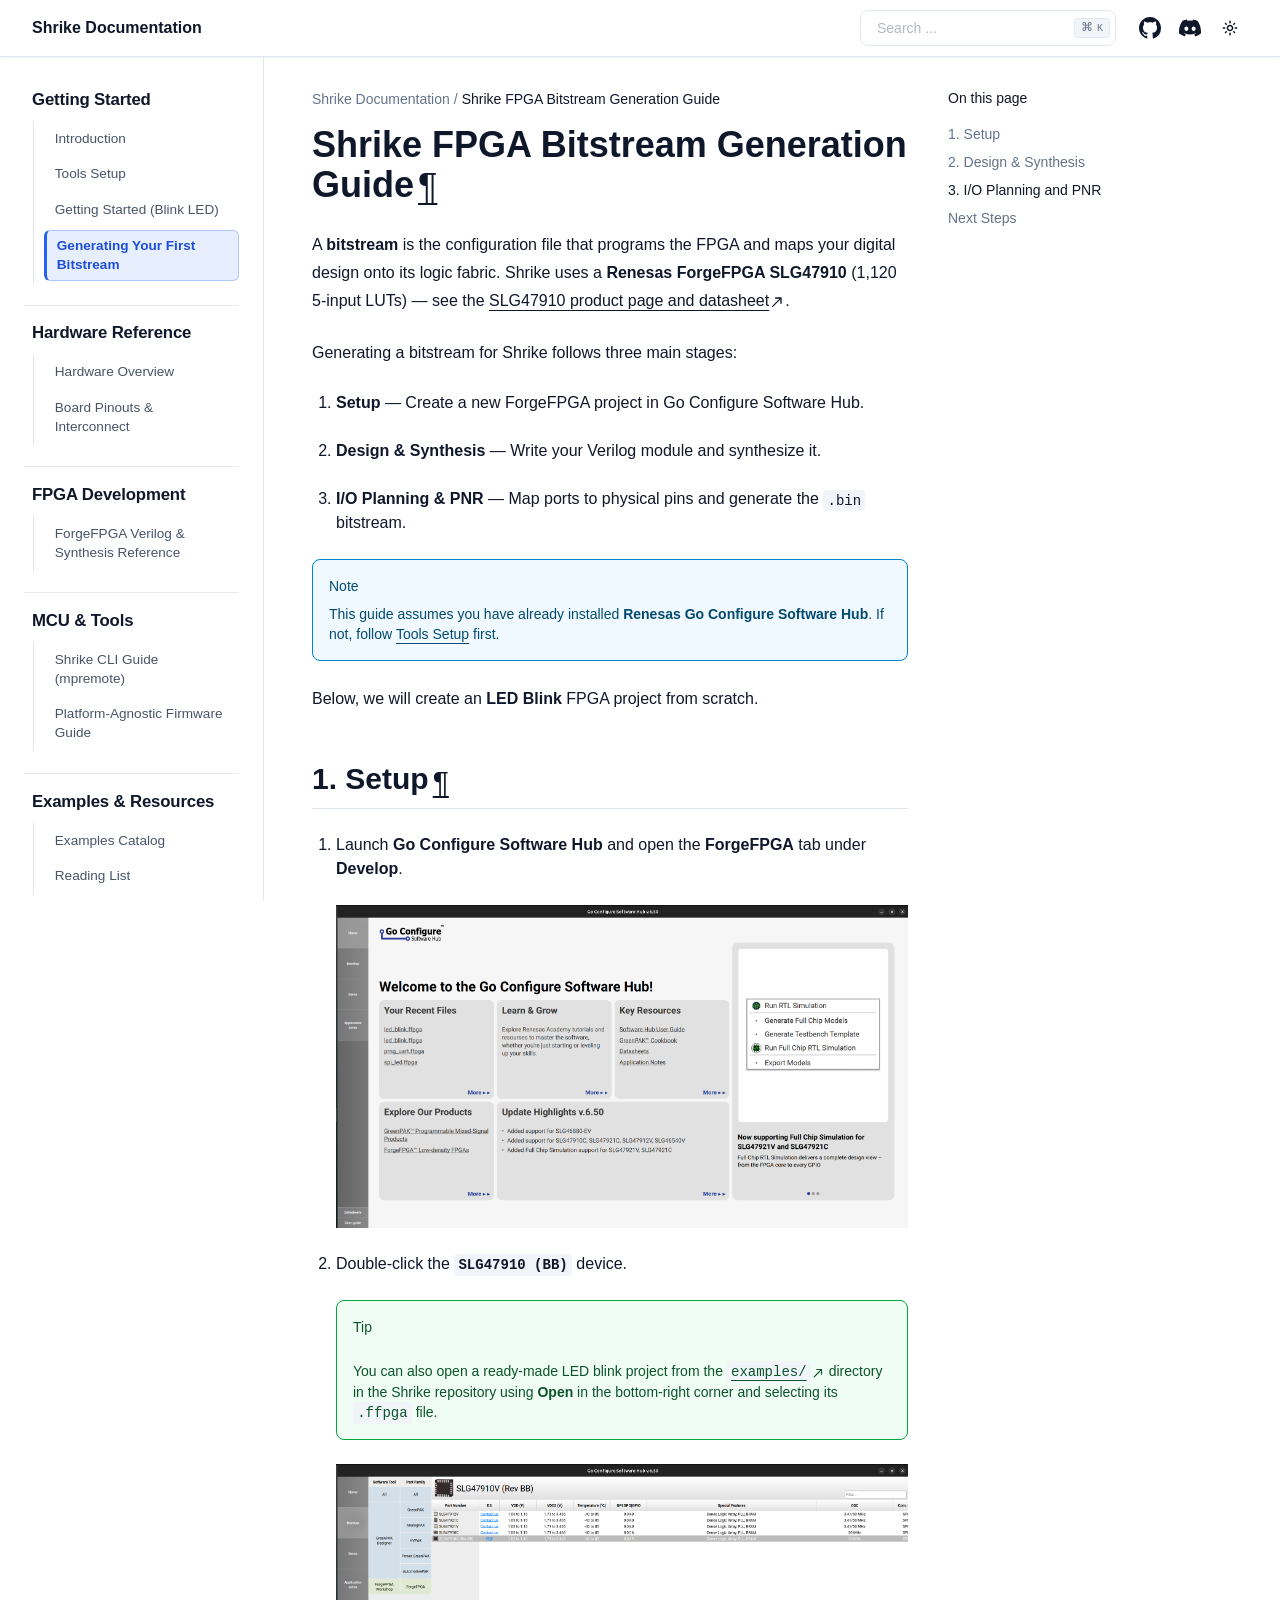
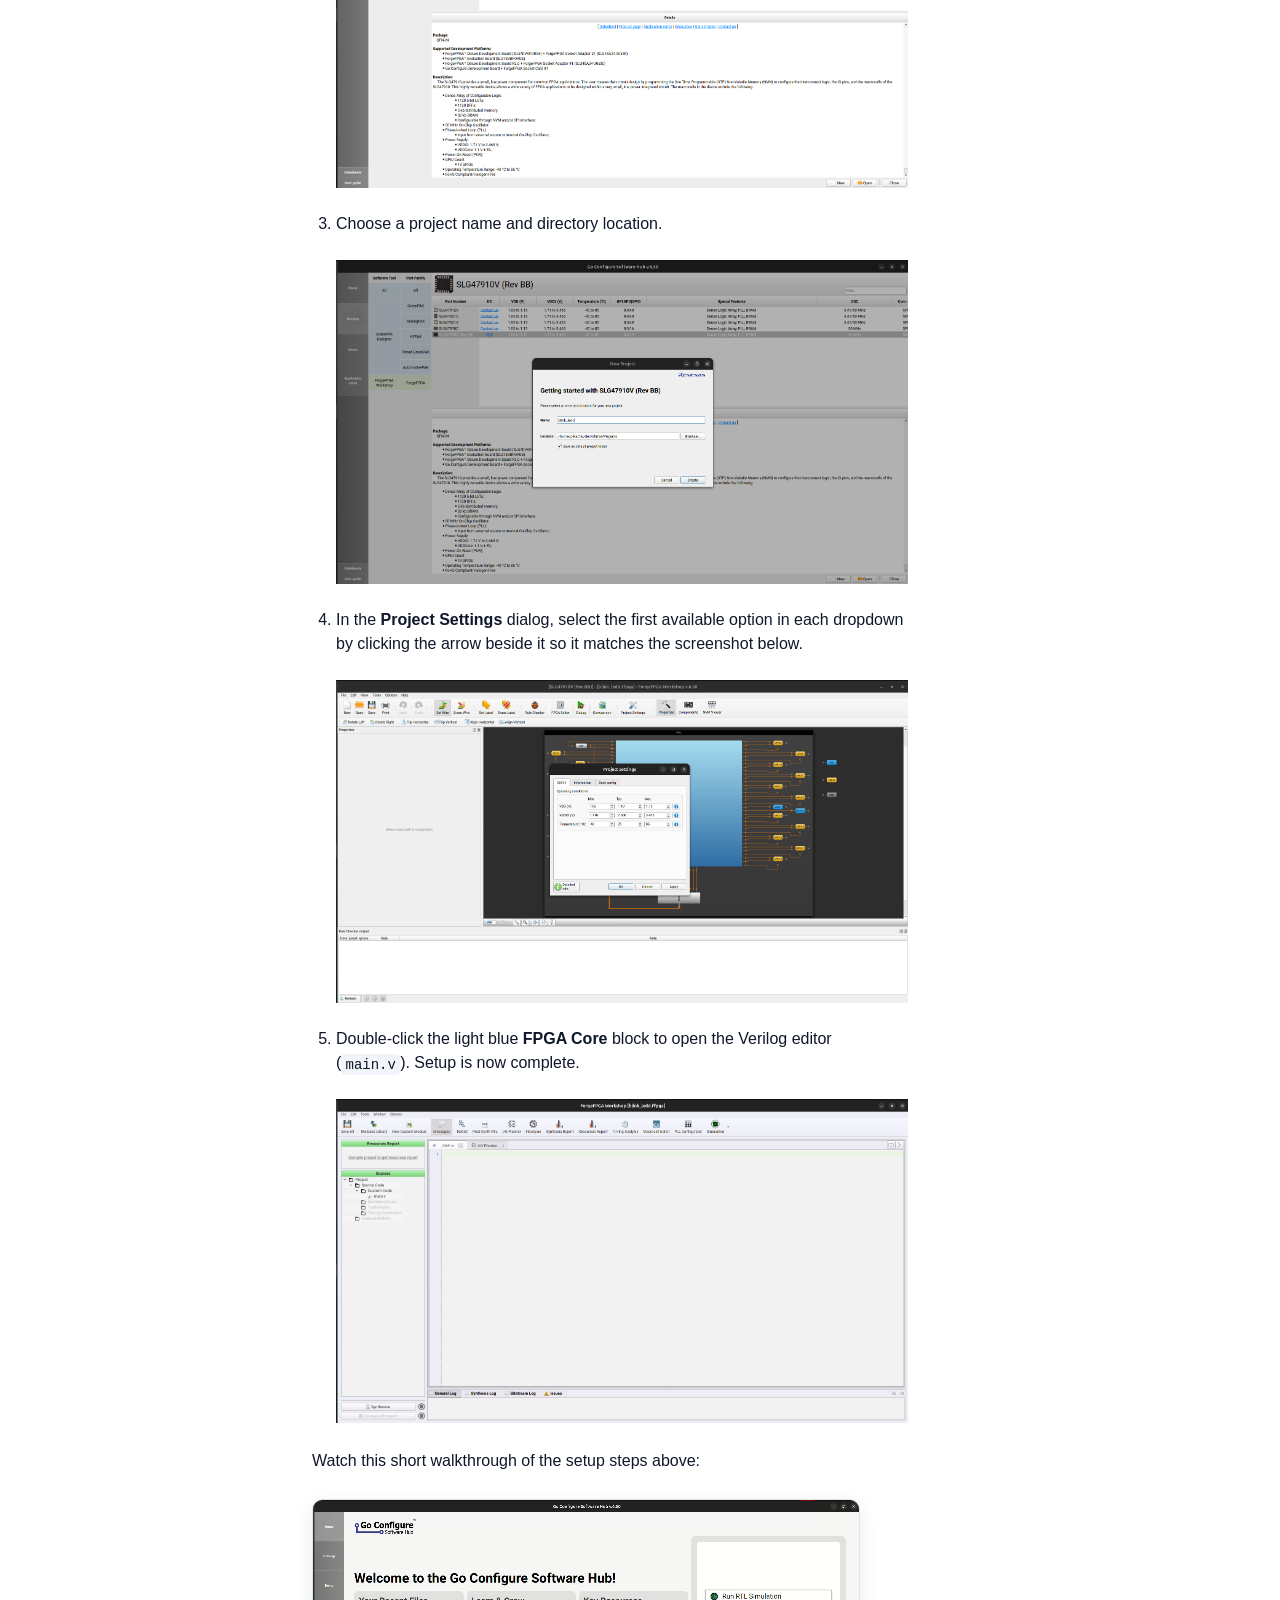
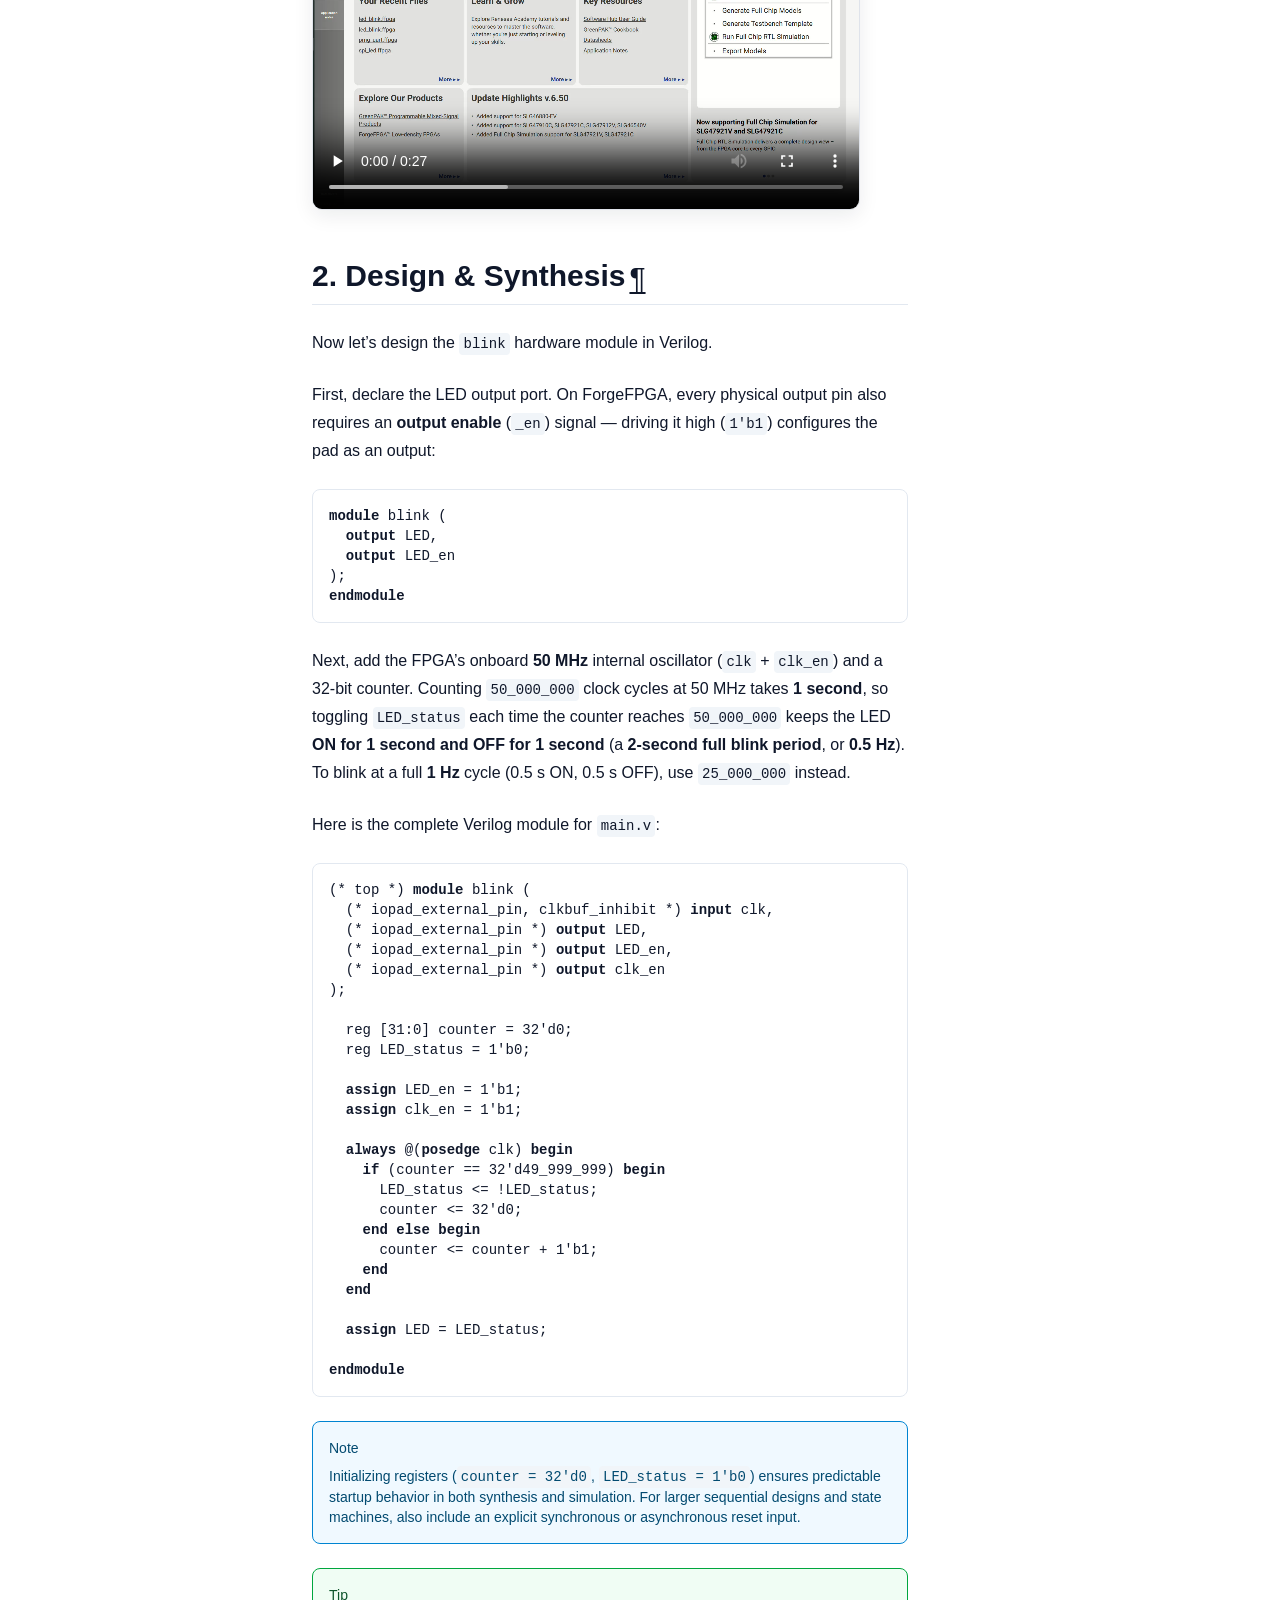
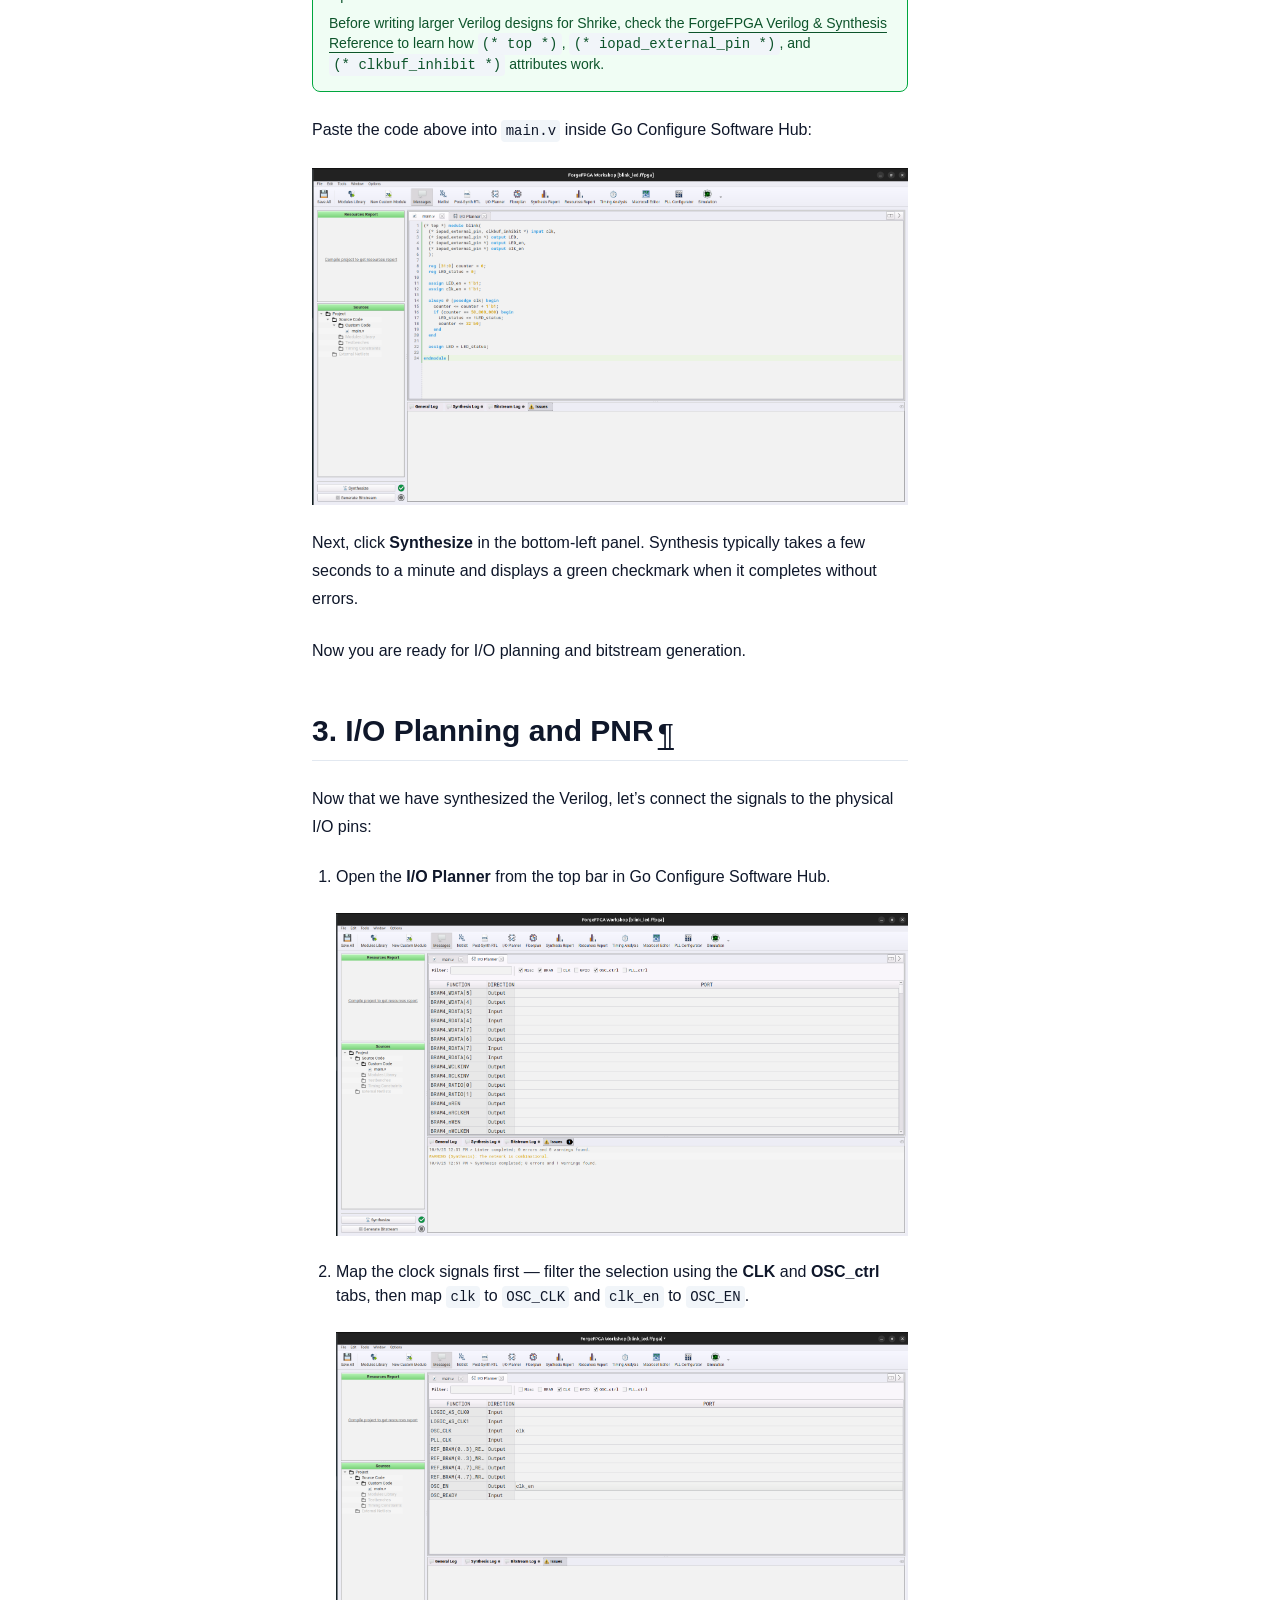
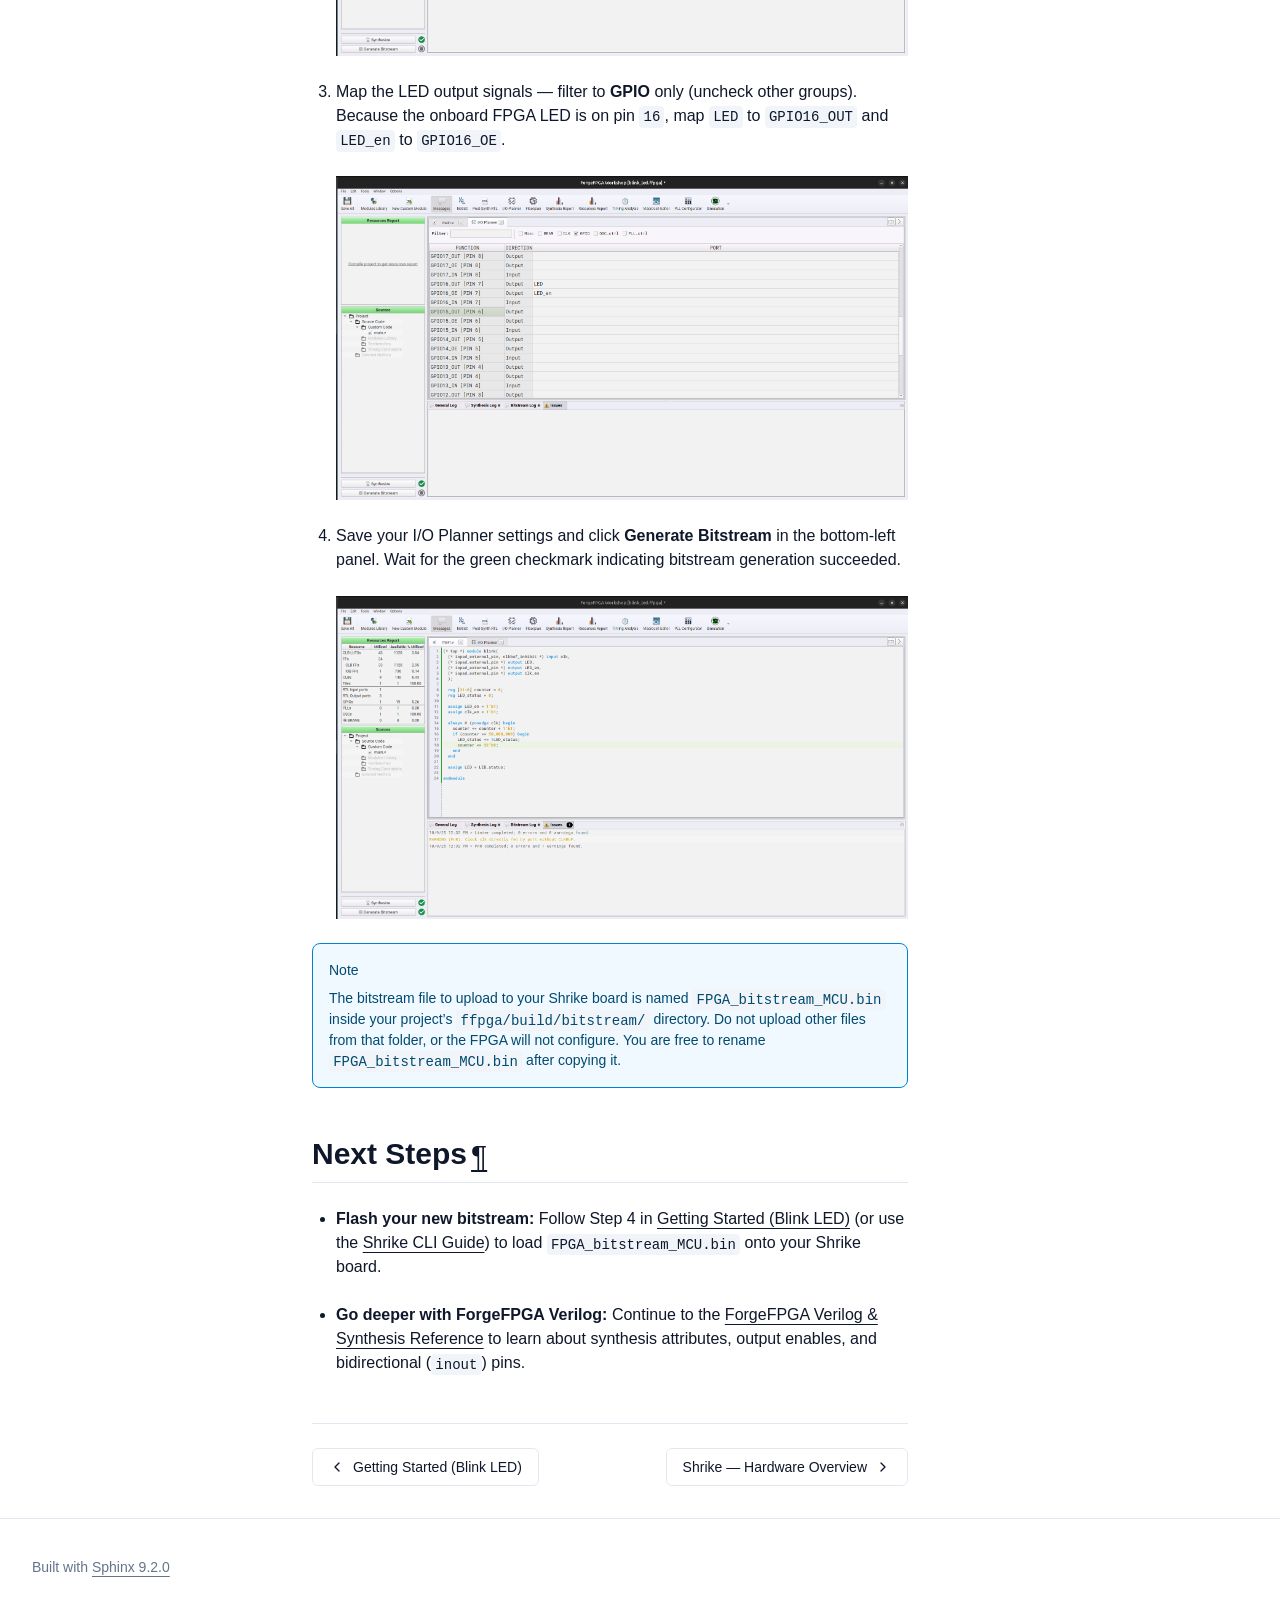
<file: docs/generating_your_first_bitstream.html>
<!DOCTYPE html>

<html :class="{ 'dark' : darkMode === true }" data-content_root="./" lang="en" x-data="{ darkMode: $persist(window.matchMedia('(prefers-color-scheme: dark)').matches), activeSection: ''}">
<head>
<script>
    (function () {
      // Set initial color scheme
      if ((localStorage.getItem("_x_darkMode") === "true") || (window.matchMedia("(prefers-color-scheme: dark)").matches)) {
        document.documentElement.classList.add("dark");
      }

      // Watch for media preference changes
      window.matchMedia("(prefers-color-scheme: dark)").addEventListener("change", (event) => {
        localStorage.setItem("_x_darkMode", event.matches);
        document.documentElement.classList.toggle("dark", event.matches);
      });
    })();
  </script>
<meta content="width=device-width, initial-scale=1.0" name="viewport"/>
<meta charset="utf-8"/>
<meta content="#ffffff" media="(prefers-color-scheme: light)" name="theme-color"/>
<meta content="#030711" media="(prefers-color-scheme: dark)" name="theme-color"/>
<meta content="width=device-width, initial-scale=1" name="viewport"/>
<title>Shrike FPGA Bitstream Generation Guide | Shrike Documentation</title>
<meta content="Shrike FPGA Bitstream Generation Guide | Shrike Documentation" property="og:title"/>
<meta content="Shrike FPGA Bitstream Generation Guide | Shrike Documentation" name="twitter:title"/>
<link href="_static/pygments.css?v=e72c8e07" rel="stylesheet" type="text/css"/>
<link href="_static/theme.css?v=009055c6" rel="stylesheet" type="text/css"/>
<link href="_static/sphinx-design.min.css?v=6a604523" rel="stylesheet" type="text/css"/>
<link href="_static/custom.css?v=30180e07" rel="stylesheet" type="text/css"/>
<link href="_static/awesome-sphinx-design.css?v=b41b1d54" rel="stylesheet" type="text/css"/>
<link href="_static/vicharak_icon.png" rel="icon"/>
<link href="search.html" rel="search" title="Search"/>
<link href="genindex.html" rel="index" title="Index"/>
<link href="hardware_overview.html" rel="next" title="Shrike — Hardware Overview"/>
<link href="getting_started.html" rel="prev" title="Getting Started (Blink LED)"/>
<script type="text/javascript">
    (function(c,l,a,r,i,t,y){
        c[a]=c[a]||function(){(c[a].q=c[a].q||[]).push(arguments)};
        t=l.createElement(r);t.async=1;t.src="https://www.clarity.ms/tag/"+i;
        y=l.getElementsByTagName(r)[0];y.parentNode.insertBefore(t,y);
    })(window, document, "clarity", "script", "xuzceme2jg");
</script>
</head>
<body :class="{ 'overflow-hidden': showSidebar }" @scroll.window="showScrollTop = pageYOffset &gt; 100" class="min-h-screen font-sans antialiased bg-background text-foreground" x-data="{ showSidebar: false, showScrollTop: false }">
<div @click.self="showSidebar = false" class="fixed inset-0 z-50 overflow-hidden bg-background/80 backdrop-blur-sm md:hidden" x-cloak="" x-show="showSidebar"></div><div class="relative flex flex-col min-h-screen" id="page"><a class="absolute top-0 left-0 z-[100] block bg-background p-4 text-xl transition -translate-x-full opacity-0 focus:translate-x-0 focus:opacity-100" href="#content">
      Skip to content
    </a><header class="sticky top-0 z-40 w-full border-b shadow-xs border-border bg-background/90 backdrop-blur"><div class="container flex items-center h-14">
<div class="hidden mr-4 md:flex">
<a class="flex items-center mr-6" href="index.html"><span class="hidden font-bold sm:inline-block text-clip whitespace-nowrap">Shrike Documentation</span>
</a></div><button @click="showSidebar = true" class="inline-flex items-center justify-center h-10 px-0 py-2 mr-2 text-base font-medium transition-colors rounded-md hover:text-accent-foreground hover:bg-transparent md:hidden" type="button">
<svg aria-hidden="true" fill="currentColor" height="24" viewbox="0 96 960 960" width="24" xmlns="http://www.w3.org/2000/svg">
<path d="M152.587 825.087q-19.152 0-32.326-13.174t-13.174-32.326q0-19.152 13.174-32.326t32.326-13.174h440q19.152 0 32.326 13.174t13.174 32.326q0 19.152-13.174 32.326t-32.326 13.174h-440Zm0-203.587q-19.152 0-32.326-13.174T107.087 576q0-19.152 13.174-32.326t32.326-13.174h320q19.152 0 32.326 13.174T518.087 576q0 19.152-13.174 32.326T472.587 621.5h-320Zm0-203.587q-19.152 0-32.326-13.174t-13.174-32.326q0-19.152 13.174-32.326t32.326-13.174h440q19.152 0 32.326 13.174t13.174 32.326q0 19.152-13.174 32.326t-32.326 13.174h-440ZM708.913 576l112.174 112.174q12.674 12.674 12.674 31.826t-12.674 31.826Q808.413 764.5 789.261 764.5t-31.826-12.674l-144-144Q600 594.391 600 576t13.435-31.826l144-144q12.674-12.674 31.826-12.674t31.826 12.674q12.674 12.674 12.674 31.826t-12.674 31.826L708.913 576Z"></path>
</svg>
<span class="sr-only">Toggle navigation menu</span>
</button>
<div class="flex items-center justify-between flex-1 gap-2 sm:gap-4 md:justify-end">
<div class="flex-1 w-full md:w-auto md:flex-none"><form @keydown.k.window.meta="$refs.search.focus()" action="search.html" class="relative flex items-center group" id="searchbox" method="get">
<input aria-label="Search the docs" class="inline-flex items-center font-medium transition-colors bg-transparent focus-visible:outline-none focus-visible:ring-2 focus-visible:ring-ring focus-visible:ring-offset-2 ring-offset-background border border-input hover:bg-accent focus:bg-accent hover:text-accent-foreground focus:text-accent-foreground hover:placeholder-accent-foreground py-2 px-4 relative h-9 w-full justify-start rounded-[0.5rem] text-sm text-muted-foreground sm:pr-12 md:w-40 lg:w-64" id="search-input" name="q" placeholder="Search ..." type="search" x-ref="search"/>
<kbd class="pointer-events-none absolute right-1.5 top-2 hidden h-5 select-none text-muted-foreground items-center gap-1 rounded border border-border bg-muted px-1.5 font-mono text-[10px] font-medium opacity-100 sm:flex group-hover:bg-accent group-hover:text-accent-foreground">
<span class="text-xs">⌘</span>
    K
  </kbd>
</form>
</div>
<nav class="flex items-center gap-1">
<a href="https://github.com/vicharak-in/shrike" rel="noopener nofollow" title="Visit Shrike on GitHub">
<div class="inline-flex items-center justify-center px-0 text-sm font-medium transition-colors rounded-md hover:bg-accent hover:text-accent-foreground h-9 w-9">
<svg aria-hidden="true" fill="currentColor" height="22" viewbox="0 0 16 16" width="22"><path d="M8 0C3.58 0 0 3.58 0 8c0 3.54 2.29 6.53 5.47 7.59.4.07.55-.17.55-.38 0-.19-.01-.82-.01-1.49-2.01.37-2.53-.49-2.69-.94-.09-.23-.48-.94-.82-1.13-.28-.15-.68-.52-.01-.53.63-.01 1.08.58 1.23.82.72 1.21 1.87.87 2.33.66.07-.52.28-.87.51-1.07-1.78-.2-3.64-.89-3.64-3.95 0-.87.31-1.59.82-2.15-.08-.2-.36-1.02.08-2.12 0 0 .67-.21 2.2.82.64-.18 1.32-.27 2-.27s1.36.09 2 .27c1.53-1.04 2.2-.82 2.2-.82.44 1.1.16 1.92.08 2.12.51.56.82 1.27.82 2.15 0 3.07-1.87 3.75-3.65 3.95.29.25.54.73.54 1.48 0 1.07-.01 1.93-.01 2.2 0 .21.15.46.55.38A8.01 8.01 0 0 0 16 8c0-4.42-3.58-8-8-8"></path></svg>
</div>
</a>
<a href="https://discord.com/invite/EhQy97CQ9G" rel="noopener nofollow" title="Visit Vicharak Discord">
<div class="inline-flex items-center justify-center px-0 text-sm font-medium transition-colors rounded-md hover:bg-accent hover:text-accent-foreground h-9 w-9">
<svg aria-hidden="true" fill="currentColor" height="22" viewbox="0 0 24 24" width="22"><path d="M20.317 4.37a19.8 19.8 0 0 0-4.885-1.515.074.074 0 0 0-.079.037c-.21.375-.444.864-.608 1.25a18.27 18.27 0 0 0-5.487 0 12.64 12.64 0 0 0-.617-1.25.077.077 0 0 0-.079-.037A19.74 19.74 0 0 0 3.677 4.37a.07.07 0 0 0-.032.027C.533 9.046-.32 13.58.099 18.057a.082.082 0 0 0 .031.057 19.9 19.9 0 0 0 5.993 3.03.078.078 0 0 0 .084-.028c.462-.63.874-1.295 1.226-1.994a.076.076 0 0 0-.041-.106 13.1 13.1 0 0 1-1.872-.892.077.077 0 0 1-.008-.128 10.2 10.2 0 0 0 .372-.292.074.074 0 0 1 .077-.01c3.928 1.793 8.18 1.793 12.062 0a.074.074 0 0 1 .078.01c.12.098.246.198.373.292a.077.077 0 0 1-.006.127 12.3 12.3 0 0 1-1.873.892.077.077 0 0 0-.041.107c.36.698.772 1.362 1.225 1.993a.076.076 0 0 0 .084.028 19.84 19.84 0 0 0 6.002-3.03.077.077 0 0 0 .032-.054c.5-5.177-.838-9.674-3.549-13.66a.061.061 0 0 0-.031-.029zM8.02 15.33c-1.183 0-2.157-1.085-2.157-2.419 0-1.333.956-2.419 2.157-2.419 1.21 0 2.176 1.096 2.157 2.42 0 1.333-.956 2.418-2.157 2.418zm7.975 0c-1.183 0-2.157-1.085-2.157-2.419 0-1.333.955-2.419 2.157-2.419 1.21 0 2.176 1.096 2.157 2.42 0 1.333-.946 2.418-2.157 2.418z"></path></svg>
</div>
</a>
<button @click="darkMode = !darkMode" class="relative inline-flex items-center justify-center px-0 text-sm font-medium transition-colors rounded-md hover:bg-accent hover:text-accent-foreground h-9 w-9" title="Toggle color scheme" type="button">
<svg class="absolute transition-all scale-100 rotate-0 dark:-rotate-90 dark:scale-0" fill="currentColor" height="16" viewbox="0 96 960 960" width="16" xmlns="http://www.w3.org/2000/svg">
<path d="M480 685q45.456 0 77.228-31.772Q589 621.456 589 576q0-45.456-31.772-77.228Q525.456 467 480 467q-45.456 0-77.228 31.772Q371 530.544 371 576q0 45.456 31.772 77.228Q434.544 685 480 685Zm0 91q-83 0-141.5-58.5T280 576q0-83 58.5-141.5T480 376q83 0 141.5 58.5T680 576q0 83-58.5 141.5T480 776ZM80 621.5q-19.152 0-32.326-13.174T34.5 576q0-19.152 13.174-32.326T80 530.5h80q19.152 0 32.326 13.174T205.5 576q0 19.152-13.174 32.326T160 621.5H80Zm720 0q-19.152 0-32.326-13.174T754.5 576q0-19.152 13.174-32.326T800 530.5h80q19.152 0 32.326 13.174T925.5 576q0 19.152-13.174 32.326T880 621.5h-80Zm-320-320q-19.152 0-32.326-13.174T434.5 256v-80q0-19.152 13.174-32.326T480 130.5q19.152 0 32.326 13.174T525.5 176v80q0 19.152-13.174 32.326T480 301.5Zm0 720q-19.152 0-32.326-13.17Q434.5 995.152 434.5 976v-80q0-19.152 13.174-32.326T480 850.5q19.152 0 32.326 13.174T525.5 896v80q0 19.152-13.174 32.33-13.174 13.17-32.326 13.17ZM222.174 382.065l-43-42Q165.5 327.391 166 308.239t13.174-33.065q13.435-13.674 32.587-13.674t32.065 13.674l42.239 43q12.674 13.435 12.555 31.706-.12 18.272-12.555 31.946-12.674 13.674-31.445 13.413-18.772-.261-32.446-13.174Zm494 494.761-42.239-43q-12.674-13.435-12.674-32.087t12.674-31.565Q686.609 756.5 705.38 757q18.772.5 32.446 13.174l43 41.761Q794.5 824.609 794 843.761t-13.174 33.065Q767.391 890.5 748.239 890.5t-32.065-13.674Zm-42-494.761Q660.5 369.391 661 350.62q.5-18.772 13.174-32.446l41.761-43Q728.609 261.5 747.761 262t33.065 13.174q13.674 13.435 13.674 32.587t-13.674 32.065l-43 42.239q-13.435 12.674-31.706 12.555-18.272-.12-31.946-12.555Zm-495 494.761Q165.5 863.391 165.5 844.239t13.674-32.065l43-42.239q13.435-12.674 32.087-12.674t31.565 12.674Q299.5 782.609 299 801.38q-.5 18.772-13.174 32.446l-41.761 43Q231.391 890.5 212.239 890t-33.065-13.174ZM480 576Z"></path>
</svg>
<svg class="absolute transition-all scale-0 rotate-90 dark:rotate-0 dark:scale-100" fill="currentColor" height="16" viewbox="0 96 960 960" width="16" xmlns="http://www.w3.org/2000/svg">
<path d="M480 936q-151 0-255.5-104.5T120 576q0-138 90-239.5T440 218q25-3 39 18t-1 44q-17 26-25.5 55t-8.5 61q0 90 63 153t153 63q31 0 61.5-9t54.5-25q21-14 43-1.5t19 39.5q-14 138-117.5 229T480 936Zm0-80q88 0 158-48.5T740 681q-20 5-40 8t-40 3q-123 0-209.5-86.5T364 396q0-20 3-40t8-40q-78 32-126.5 102T200 576q0 116 82 198t198 82Zm-10-270Z"></path>
</svg>
</button>
</nav>
</div>
</div>
</header>
<div class="flex-1"><div class="container md:grid md:grid-cols-[220px_minmax(0,1fr)] md:gap-6 lg:grid-cols-[240px_minmax(0,1fr)] lg:gap-10"><aside :aria-hidden="!showSidebar" :class="{ 'translate-x-0': showSidebar }" class="fixed inset-y-0 left-0 md:top-14 z-50 md:z-30 bg-background md:bg-transparent transition-all duration-100 -translate-x-full md:translate-x-0 ml-0 p-6 md:p-0 md:-ml-2 md:h-[calc(100vh-3.5rem)] w-5/6 md:w-full overflow-y-auto border-r border-border md:sticky" id="left-sidebar">
<a class="justify-start text-sm md:!hidden bg-background" href="index.html"><span class="font-bold text-clip whitespace-nowrap">Shrike Documentation</span>
</a>
<div class="relative overflow-hidden md:overflow-auto my-4 md:my-0">
<div class="overflow-y-auto h-full w-full relative pr-6"><nav class="table w-full min-w-full my-6 lg:my-8">
<p class="caption" role="heading"><span class="caption-text">Getting Started</span></p>
<ul class="current">
<li class="toctree-l1"><a class="reference internal" href="introduction.html">Introduction</a></li>
<li class="toctree-l1"><a class="reference internal" href="tools_setup_guide.html">Tools Setup</a></li>
<li class="toctree-l1"><a class="reference internal" href="getting_started.html">Getting Started (Blink LED)</a></li>
<li class="toctree-l1 current"><a class="current reference internal" href="#">Generating Your First Bitstream</a></li>
</ul>
<p class="caption" role="heading"><span class="caption-text">Hardware Reference</span></p>
<ul>
<li class="toctree-l1"><a class="reference internal" href="hardware_overview.html">Hardware Overview</a></li>
<li class="toctree-l1"><a class="reference internal" href="shrike_pinouts.html">Board Pinouts &amp; Interconnect</a></li>
</ul>
<p class="caption" role="heading"><span class="caption-text">FPGA Development</span></p>
<ul>
<li class="toctree-l1"><a class="reference internal" href="verilog_style_guide.html">ForgeFPGA Verilog &amp; Synthesis Reference</a></li>
</ul>
<p class="caption" role="heading"><span class="caption-text">MCU &amp; Tools</span></p>
<ul>
<li class="toctree-l1"><a class="reference internal" href="shrike_cli_guide.html">Shrike CLI Guide (mpremote)</a></li>
<li class="toctree-l1"><a class="reference internal" href="PLATFORM_AGNOSTIC_FIRMWARE_GUIDE.html">Platform-Agnostic Firmware Guide</a></li>
</ul>
<p class="caption" role="heading"><span class="caption-text">Examples &amp; Resources</span></p>
<ul>
<li class="toctree-l1"><a class="reference internal" href="examples.html">Examples Catalog</a></li>
<li class="toctree-l1"><a class="reference internal" href="reading_list.html">Reading List</a></li>
</ul>
</nav>
</div>
</div>
<button @click="showSidebar = false" class="absolute md:hidden right-4 top-4 rounded-sm opacity-70 transition-opacity hover:opacity-100" type="button">
<svg class="h-4 w-4" fill="currentColor" height="24" stroke="none" viewbox="0 96 960 960" width="24" xmlns="http://www.w3.org/2000/svg">
<path d="M480 632 284 828q-11 11-28 11t-28-11q-11-11-11-28t11-28l196-196-196-196q-11-11-11-28t11-28q11-11 28-11t28 11l196 196 196-196q11-11 28-11t28 11q11 11 11 28t-11 28L536 576l196 196q11 11 11 28t-11 28q-11 11-28 11t-28-11L480 632Z"></path>
</svg>
</button>
</aside>
<main class="relative py-6 lg:gap-10 lg:py-8 xl:grid xl:grid-cols-[1fr_300px]">
<div class="w-full min-w-0 mx-auto">
<nav aria-label="breadcrumbs" class="flex items-center mb-4 space-x-1 text-sm text-muted-foreground">
<a class="overflow-hidden text-ellipsis whitespace-nowrap hover:text-foreground" href="index.html">
<span class="hidden md:inline">Shrike Documentation</span>
<svg aria-label="Home" class="md:hidden" fill="currentColor" height="18" stroke="none" viewbox="0 96 960 960" width="18" xmlns="http://www.w3.org/2000/svg">
<path d="M240 856h120V616h240v240h120V496L480 316 240 496v360Zm-80 80V456l320-240 320 240v480H520V696h-80v240H160Zm320-350Z"></path>
</svg>
</a>
<div class="mr-1">/</div><span aria-current="page" class="font-medium text-foreground overflow-hidden text-ellipsis whitespace-nowrap">Shrike FPGA Bitstream Generation Guide</span>
</nav>
<div id="content" role="main">
<section id="generating-your-first-bitstream">
<span id="shrike-fpga-bitstream-generation-guide"></span><h1>Shrike FPGA Bitstream Generation Guide<a class="headerlink" href="#generating-your-first-bitstream" title="Link to this heading">¶</a></h1>
<p>A <strong>bitstream</strong> is the configuration file that programs the FPGA and maps your digital design onto its logic fabric. Shrike uses a <strong>Renesas ForgeFPGA SLG47910</strong> (1,120 5-input LUTs) — see the <a class="reference external" href="https://www.renesas.com/en/products/slg47910" rel="nofollow noopener">SLG47910 product page and datasheet<svg fill="currentColor" height="1em" stroke="none" viewbox="0 96 960 960" width="1em" xmlns="http://www.w3.org/2000/svg"><path d="M188 868q-11-11-11-28t11-28l436-436H400q-17 0-28.5-11.5T360 336q0-17 11.5-28.5T400 296h320q17 0 28.5 11.5T760 336v320q0 17-11.5 28.5T720 696q-17 0-28.5-11.5T680 656V432L244 868q-11 11-28 11t-28-11Z"></path></svg></a>.</p>
<p>Generating a bitstream for Shrike follows three main stages:</p>
<ol class="arabic simple">
<li><p><strong>Setup</strong> — Create a new ForgeFPGA project in Go Configure Software Hub.</p></li>
<li><p><strong>Design &amp; Synthesis</strong> — Write your Verilog module and synthesize it.</p></li>
<li><p><strong>I/O Planning &amp; PNR</strong> — Map ports to physical pins and generate the <code class="docutils literal notranslate"><span class="pre">.bin</span></code> bitstream.</p></li>
</ol>
<div class="admonition note">
<p class="admonition-title">Note</p>
<p>This guide assumes you have already installed <strong>Renesas Go Configure Software Hub</strong>. If not, follow <strong><a class="reference internal" href="tools_setup_guide.html"><span class="std std-doc">Tools Setup</span></a></strong> first.</p>
</div>
<p>Below, we will create an <strong>LED Blink</strong> FPGA project from scratch.</p>
<section id="setup">
<span id="1-setup"></span><h2>1. Setup<a class="headerlink" href="#setup" title="Link to this heading" x-intersect.margin.0%.0%.-70%.0%="activeSection = '#setup'">¶</a></h2>
<ol class="arabic">
<li><p>Launch <strong>Go Configure Software Hub</strong> and open the <strong>ForgeFPGA</strong> tab under <strong>Develop</strong>.</p>
<p><img alt="Go Configure Software Hub showing the ForgeFPGA option under the Develop tab" src="_images/go_config_launch.png"/></p>
</li>
<li><p>Double-click the <strong><code class="docutils literal notranslate"><span class="pre">SLG47910</span> <span class="pre">(BB)</span></code></strong> device.</p>
<div class="admonition tip">
<p class="admonition-title">Tip</p>
<p>You can also open a ready-made LED blink project from the <a class="reference external" href="https://github.com/vicharak-in/shrike/tree/main/examples" rel="nofollow noopener"><code class="docutils literal notranslate"><span class="pre">examples/</span></code><svg fill="currentColor" height="1em" stroke="none" viewbox="0 96 960 960" width="1em" xmlns="http://www.w3.org/2000/svg"><path d="M188 868q-11-11-11-28t11-28l436-436H400q-17 0-28.5-11.5T360 336q0-17 11.5-28.5T400 296h320q17 0 28.5 11.5T760 336v320q0 17-11.5 28.5T720 696q-17 0-28.5-11.5T680 656V432L244 868q-11 11-28 11t-28-11Z"></path></svg></a> directory in the Shrike repository using <strong>Open</strong> in the bottom-right corner and selecting its <code class="docutils literal notranslate"><span class="pre">.ffpga</span></code> file.</p>
</div>
<p><img alt="Selecting the SLG47910 (BB) ForgeFPGA device in Go Configure Software Hub" src="_images/fpga_selection.png"/></p>
</li>
<li><p>Choose a project name and directory location.</p>
<p><img alt="Choosing the project name and directory path in Go Configure" src="_images/project_path.png"/></p>
</li>
<li><p>In the <strong>Project Settings</strong> dialog, select the first available option in each dropdown by clicking the arrow beside it so it matches the screenshot below.</p>
<p><img alt="Configured Project Settings window for SLG47910 in Go Configure" src="_images/project_setting.png"/></p>
</li>
<li><p>Double-click the light blue <strong>FPGA Core</strong> block to open the Verilog editor (<code class="docutils literal notranslate"><span class="pre">main.v</span></code>). Setup is now complete.</p>
<p><img alt="Empty main.v editor opened from the ForgeFPGA Core block" src="_images/empty_main.png"/></p>
</li>
</ol>
<p>Watch this short walkthrough of the setup steps above:</p>
<div class="shrike-video-wrap">
<video controls="" preload="metadata">
<source src="_static/media/go_config_launch.webm" type="video/webm"/>
    Your browser does not support the video tag.
  </video>
</div></section>
<section id="design-synthesis">
<span id="2-design--synthesis"></span><h2>2. Design &amp; Synthesis<a class="headerlink" href="#design-synthesis" title="Link to this heading" x-intersect.margin.0%.0%.-70%.0%="activeSection = '#design-synthesis'">¶</a></h2>
<p>Now let’s design the <code class="docutils literal notranslate"><span class="pre">blink</span></code> hardware module in Verilog.</p>
<p>First, declare the LED output port. On ForgeFPGA, every physical output pin also requires an <strong>output enable</strong> (<code class="docutils literal notranslate"><span class="pre">_en</span></code>) signal — driving it high (<code class="docutils literal notranslate"><span class="pre">1'b1</span></code>) configures the pad as an output:</p>
<div class="highlight-verilog notranslate"><div class="highlight"><pre><span></span><code><span id="line-1"><span class="k">module</span><span class="w"> </span><span class="n">blink</span><span class="w"> </span><span class="p">(</span>
</span><span id="line-2"><span class="w">  </span><span class="k">output</span><span class="w"> </span><span class="n">LED</span><span class="p">,</span>
</span><span id="line-3"><span class="w">  </span><span class="k">output</span><span class="w"> </span><span class="n">LED_en</span>
</span><span id="line-4"><span class="p">);</span>
</span><span id="line-5"><span class="k">endmodule</span>
</span></code></pre></div>
</div>
<p>Next, add the FPGA’s onboard <strong>50 MHz</strong> internal oscillator (<code class="docutils literal notranslate"><span class="pre">clk</span></code> + <code class="docutils literal notranslate"><span class="pre">clk_en</span></code>) and a 32-bit counter. Counting <code class="docutils literal notranslate"><span class="pre">50_000_000</span></code> clock cycles at 50 MHz takes <strong>1 second</strong>, so toggling <code class="docutils literal notranslate"><span class="pre">LED_status</span></code> each time the counter reaches <code class="docutils literal notranslate"><span class="pre">50_000_000</span></code> keeps the LED <strong>ON for 1 second and OFF for 1 second</strong> (a <strong>2-second full blink period</strong>, or <strong>0.5 Hz</strong>). To blink at a full <strong>1 Hz</strong> cycle (0.5 s ON, 0.5 s OFF), use <code class="docutils literal notranslate"><span class="pre">25_000_000</span></code> instead.</p>
<p>Here is the complete Verilog module for <code class="docutils literal notranslate"><span class="pre">main.v</span></code>:</p>
<div class="highlight-verilog notranslate"><div class="highlight"><pre><span></span><code><span id="line-1"><span class="p">(</span><span class="o">*</span><span class="w"> </span><span class="n">top</span><span class="w"> </span><span class="o">*</span><span class="p">)</span><span class="w"> </span><span class="k">module</span><span class="w"> </span><span class="n">blink</span><span class="w"> </span><span class="p">(</span>
</span><span id="line-2"><span class="w">  </span><span class="p">(</span><span class="o">*</span><span class="w"> </span><span class="n">iopad_external_pin</span><span class="p">,</span><span class="w"> </span><span class="n">clkbuf_inhibit</span><span class="w"> </span><span class="o">*</span><span class="p">)</span><span class="w"> </span><span class="k">input</span><span class="w"> </span><span class="n">clk</span><span class="p">,</span>
</span><span id="line-3"><span class="w">  </span><span class="p">(</span><span class="o">*</span><span class="w"> </span><span class="n">iopad_external_pin</span><span class="w"> </span><span class="o">*</span><span class="p">)</span><span class="w"> </span><span class="k">output</span><span class="w"> </span><span class="n">LED</span><span class="p">,</span>
</span><span id="line-4"><span class="w">  </span><span class="p">(</span><span class="o">*</span><span class="w"> </span><span class="n">iopad_external_pin</span><span class="w"> </span><span class="o">*</span><span class="p">)</span><span class="w"> </span><span class="k">output</span><span class="w"> </span><span class="n">LED_en</span><span class="p">,</span>
</span><span id="line-5"><span class="w">  </span><span class="p">(</span><span class="o">*</span><span class="w"> </span><span class="n">iopad_external_pin</span><span class="w"> </span><span class="o">*</span><span class="p">)</span><span class="w"> </span><span class="k">output</span><span class="w"> </span><span class="n">clk_en</span>
</span><span id="line-6"><span class="p">);</span>
</span><span id="line-7">
</span><span id="line-8"><span class="w">  </span><span class="kt">reg</span><span class="w"> </span><span class="p">[</span><span class="mh">31</span><span class="o">:</span><span class="mh">0</span><span class="p">]</span><span class="w"> </span><span class="n">counter</span><span class="w"> </span><span class="o">=</span><span class="w"> </span><span class="mh">32</span><span class="mi">'d0</span><span class="p">;</span>
</span><span id="line-9"><span class="w">  </span><span class="kt">reg</span><span class="w"> </span><span class="n">LED_status</span><span class="w"> </span><span class="o">=</span><span class="w"> </span><span class="mh">1</span><span class="mb">'b0</span><span class="p">;</span>
</span><span id="line-10">
</span><span id="line-11"><span class="w">  </span><span class="k">assign</span><span class="w"> </span><span class="n">LED_en</span><span class="w"> </span><span class="o">=</span><span class="w"> </span><span class="mh">1</span><span class="mb">'b1</span><span class="p">;</span>
</span><span id="line-12"><span class="w">  </span><span class="k">assign</span><span class="w"> </span><span class="n">clk_en</span><span class="w"> </span><span class="o">=</span><span class="w"> </span><span class="mh">1</span><span class="mb">'b1</span><span class="p">;</span>
</span><span id="line-13">
</span><span id="line-14"><span class="w">  </span><span class="k">always</span><span class="w"> </span><span class="p">@(</span><span class="k">posedge</span><span class="w"> </span><span class="n">clk</span><span class="p">)</span><span class="w"> </span><span class="k">begin</span>
</span><span id="line-15"><span class="w">    </span><span class="k">if</span><span class="w"> </span><span class="p">(</span><span class="n">counter</span><span class="w"> </span><span class="o">==</span><span class="w"> </span><span class="mh">32</span><span class="mi">'d49</span><span class="n">_999_999</span><span class="p">)</span><span class="w"> </span><span class="k">begin</span>
</span><span id="line-16"><span class="w">      </span><span class="n">LED_status</span><span class="w"> </span><span class="o">&lt;=</span><span class="w"> </span><span class="o">!</span><span class="n">LED_status</span><span class="p">;</span>
</span><span id="line-17"><span class="w">      </span><span class="n">counter</span><span class="w"> </span><span class="o">&lt;=</span><span class="w"> </span><span class="mh">32</span><span class="mi">'d0</span><span class="p">;</span>
</span><span id="line-18"><span class="w">    </span><span class="k">end</span><span class="w"> </span><span class="k">else</span><span class="w"> </span><span class="k">begin</span>
</span><span id="line-19"><span class="w">      </span><span class="n">counter</span><span class="w"> </span><span class="o">&lt;=</span><span class="w"> </span><span class="n">counter</span><span class="w"> </span><span class="o">+</span><span class="w"> </span><span class="mh">1</span><span class="mb">'b1</span><span class="p">;</span>
</span><span id="line-20"><span class="w">    </span><span class="k">end</span>
</span><span id="line-21"><span class="w">  </span><span class="k">end</span>
</span><span id="line-22">
</span><span id="line-23"><span class="w">  </span><span class="k">assign</span><span class="w"> </span><span class="n">LED</span><span class="w"> </span><span class="o">=</span><span class="w"> </span><span class="n">LED_status</span><span class="p">;</span>
</span><span id="line-24">
</span><span id="line-25"><span class="k">endmodule</span>
</span></code></pre></div>
</div>
<div class="admonition note">
<p class="admonition-title">Note</p>
<p>Initializing registers (<code class="docutils literal notranslate"><span class="pre">counter</span> <span class="pre">=</span> <span class="pre">32'd0</span></code>, <code class="docutils literal notranslate"><span class="pre">LED_status</span> <span class="pre">=</span> <span class="pre">1'b0</span></code>) ensures predictable startup behavior in both synthesis and simulation. For larger sequential designs and state machines, also include an explicit synchronous or asynchronous reset input.</p>
</div>
<div class="admonition tip">
<p class="admonition-title">Tip</p>
<p>Before writing larger Verilog designs for Shrike, check the <strong><a class="reference internal" href="verilog_style_guide.html"><span class="std std-doc">ForgeFPGA Verilog &amp; Synthesis Reference</span></a></strong> to learn how <code class="docutils literal notranslate"><span class="pre">(*</span> <span class="pre">top</span> <span class="pre">*)</span></code>, <code class="docutils literal notranslate"><span class="pre">(*</span> <span class="pre">iopad_external_pin</span> <span class="pre">*)</span></code>, and <code class="docutils literal notranslate"><span class="pre">(*</span> <span class="pre">clkbuf_inhibit</span> <span class="pre">*)</span></code> attributes work.</p>
</div>
<p>Paste the code above into <code class="docutils literal notranslate"><span class="pre">main.v</span></code> inside Go Configure Software Hub:</p>
<p><img alt="Complete blink Verilog module entered in main.v inside Go Configure" src="_images/mainv_code.png"/></p>
<p>Next, click <strong>Synthesize</strong> in the bottom-left panel. Synthesis typically takes a few seconds to a minute and displays a green checkmark when it completes without errors.</p>
<p>Now you are ready for I/O planning and bitstream generation.</p>
</section>
<section id="i-o-planning-and-pnr">
<span id="3-io-planning-and-pnr"></span><h2>3. I/O Planning and PNR<a class="headerlink" href="#i-o-planning-and-pnr" title="Link to this heading" x-intersect.margin.0%.0%.-70%.0%="activeSection = '#i-o-planning-and-pnr'">¶</a></h2>
<p>Now that we have synthesized the Verilog, let’s connect the signals to the physical I/O pins:</p>
<ol class="arabic">
<li><p>Open the <strong>I/O Planner</strong> from the top bar in Go Configure Software Hub.</p>
<p><img alt="Opening the I/O Planner from the Go Configure toolbar" src="_images/io_planner.png"/></p>
</li>
<li><p>Map the clock signals first — filter the selection using the <strong>CLK</strong> and <strong>OSC_ctrl</strong> tabs, then map <code class="docutils literal notranslate"><span class="pre">clk</span></code> to <code class="docutils literal notranslate"><span class="pre">OSC_CLK</span></code> and <code class="docutils literal notranslate"><span class="pre">clk_en</span></code> to <code class="docutils literal notranslate"><span class="pre">OSC_EN</span></code>.</p>
<p><img alt="Mapping clk to OSC_CLK and clk_en to OSC_EN in I/O Planner" src="_images/clk_io_map.png"/></p>
</li>
<li><p>Map the LED output signals — filter to <strong>GPIO</strong> only (uncheck other groups). Because the onboard FPGA LED is on pin <code class="docutils literal notranslate"><span class="pre">16</span></code>, map <code class="docutils literal notranslate"><span class="pre">LED</span></code> to <code class="docutils literal notranslate"><span class="pre">GPIO16_OUT</span></code> and <code class="docutils literal notranslate"><span class="pre">LED_en</span></code> to <code class="docutils literal notranslate"><span class="pre">GPIO16_OE</span></code>.</p>
<p><img alt="Mapping LED to GPIO16_OUT and LED_en to GPIO16_OE in I/O Planner" src="_images/led_io_map.png"/></p>
</li>
<li><p>Save your I/O Planner settings and click <strong>Generate Bitstream</strong> in the bottom-left panel. Wait for the green checkmark indicating bitstream generation succeeded.</p>
<p><img alt="Bitstream generation completed with green checkmark" src="_images/bitstream_done.png"/></p>
</li>
</ol>
<div class="admonition note">
<p class="admonition-title">Note</p>
<p>The bitstream file to upload to your Shrike board is named <code class="docutils literal notranslate"><span class="pre">FPGA_bitstream_MCU.bin</span></code> inside your project’s <code class="docutils literal notranslate"><span class="pre">ffpga/build/bitstream/</span></code> directory. Do not upload other files from that folder, or the FPGA will not configure. You are free to rename <code class="docutils literal notranslate"><span class="pre">FPGA_bitstream_MCU.bin</span></code> after copying it.</p>
</div>
</section>
<section id="next-steps">
<h2>Next Steps<a class="headerlink" href="#next-steps" title="Link to this heading" x-intersect.margin.0%.0%.-70%.0%="activeSection = '#next-steps'">¶</a></h2>
<ul class="simple">
<li><p><strong>Flash your new bitstream:</strong> Follow Step 4 in <strong><a class="reference internal" href="getting_started.html"><span class="std std-doc">Getting Started (Blink LED)</span></a></strong> (or use the <a class="reference internal" href="shrike_cli_guide.html"><span class="std std-doc">Shrike CLI Guide</span></a>) to load <code class="docutils literal notranslate"><span class="pre">FPGA_bitstream_MCU.bin</span></code> onto your Shrike board.</p></li>
<li><p><strong>Go deeper with ForgeFPGA Verilog:</strong> Continue to the <strong><a class="reference internal" href="verilog_style_guide.html"><span class="std std-doc">ForgeFPGA Verilog &amp; Synthesis Reference</span></a></strong> to learn about synthesis attributes, output enables, and bidirectional (<code class="docutils literal notranslate"><span class="pre">inout</span></code>) pins.</p></li>
</ul>
</section>
</section>
</div><div class="flex justify-between items-center pt-6 mt-12 border-t border-border gap-4">
<div class="mr-auto">
<a class="inline-flex items-center justify-center rounded-md text-sm font-medium transition-colors border border-input hover:bg-accent hover:text-accent-foreground py-2 px-4" href="getting_started.html">
<svg class="mr-2 h-4 w-4" fill="none" height="24" stroke="currentColor" stroke-linecap="round" stroke-linejoin="round" stroke-width="2" viewbox="0 0 24 24" width="24" xmlns="http://www.w3.org/2000/svg">
<polyline points="15 18 9 12 15 6"></polyline>
</svg>
        Getting Started (Blink LED)
      </a>
</div>
<div class="ml-auto">
<a class="inline-flex items-center justify-center rounded-md text-sm font-medium transition-colors border border-input hover:bg-accent hover:text-accent-foreground py-2 px-4" href="hardware_overview.html">
        Shrike — Hardware Overview
        <svg class="ml-2 h-4 w-4" fill="none" height="24" stroke="currentColor" stroke-linecap="round" stroke-linejoin="round" stroke-width="2" viewbox="0 0 24 24" width="24" xmlns="http://www.w3.org/2000/svg">
<polyline points="9 18 15 12 9 6"></polyline>
</svg>
</a>
</div>
</div></div><aside class="hidden text-sm xl:block" id="right-sidebar">
<div class="sticky top-16 -mt-10 max-h-[calc(100vh-5rem)] h-full overflow-y-auto pt-6 space-y-2"><p class="font-medium">On this page</p>
<ul>
<li><a :data-current="activeSection === '#setup'" class="reference internal" href="#setup">1. Setup</a></li>
<li><a :data-current="activeSection === '#design-synthesis'" class="reference internal" href="#design-synthesis">2. Design &amp; Synthesis</a></li>
<li><a :data-current="activeSection === '#i-o-planning-and-pnr'" class="reference internal" href="#i-o-planning-and-pnr">3. I/O Planning and PNR</a></li>
<li><a :data-current="activeSection === '#next-steps'" class="reference internal" href="#next-steps">Next Steps</a></li>
</ul>
</div>
</aside>
</main>
</div>
</div><footer class="py-6 border-t border-border md:py-0">
<div class="container flex flex-col items-center justify-between gap-4 md:h-24 md:flex-row">
<div class="flex flex-col items-center gap-4 px-8 md:flex-row md:gap-2 md:px-0">
<p class="text-sm leading-loose text-center text-muted-foreground md:text-left">Built with <a class="font-medium underline underline-offset-4" href="https://www.sphinx-doc.org" rel="noreferrer">Sphinx 9.2.0</a></p>
</div>
</div>
</footer>
</div><button :class="{'opacity-0 invisible' : !showScrollTop}" @click="window.scrollTo({top: 0, behavior: 'smooth'})" class="fixed bottom-8 right-8 p-2 z-10 rounded-sm bg-gray-700 text-xs text-white transition-all duration-1000 hover:bg-gray-950 focus:bg-gray-950" id="scrolltop" x-cloak="">
<svg aria-hidden="true" class="inline fill-current mb-[2px]" height="14" viewbox="0 96 960 960" width="14" xmlns="http://www.w3.org/2000/svg">
<path d="M450 896V370L202 618l-42-42 320-320 320 320-42 42-248-248v526h-60Z"></path>
</svg>
  Back to top
</button>
<script src="_static/documentation_options.js?v=f2a433a1"></script>
<script src="_static/doctools.js?v=fd6eb6e6"></script>
<script src="_static/sphinx_highlight.js?v=6ffebe34"></script>
<script defer="defer" src="_static/theme.js?v=49cc6205"></script>
<script data-sd-tabs-storage-prefix="sphinx-design-tab-id-" src="_static/design-tabs.js?v=fcb327ea"></script>
</body>
</html>
</file>
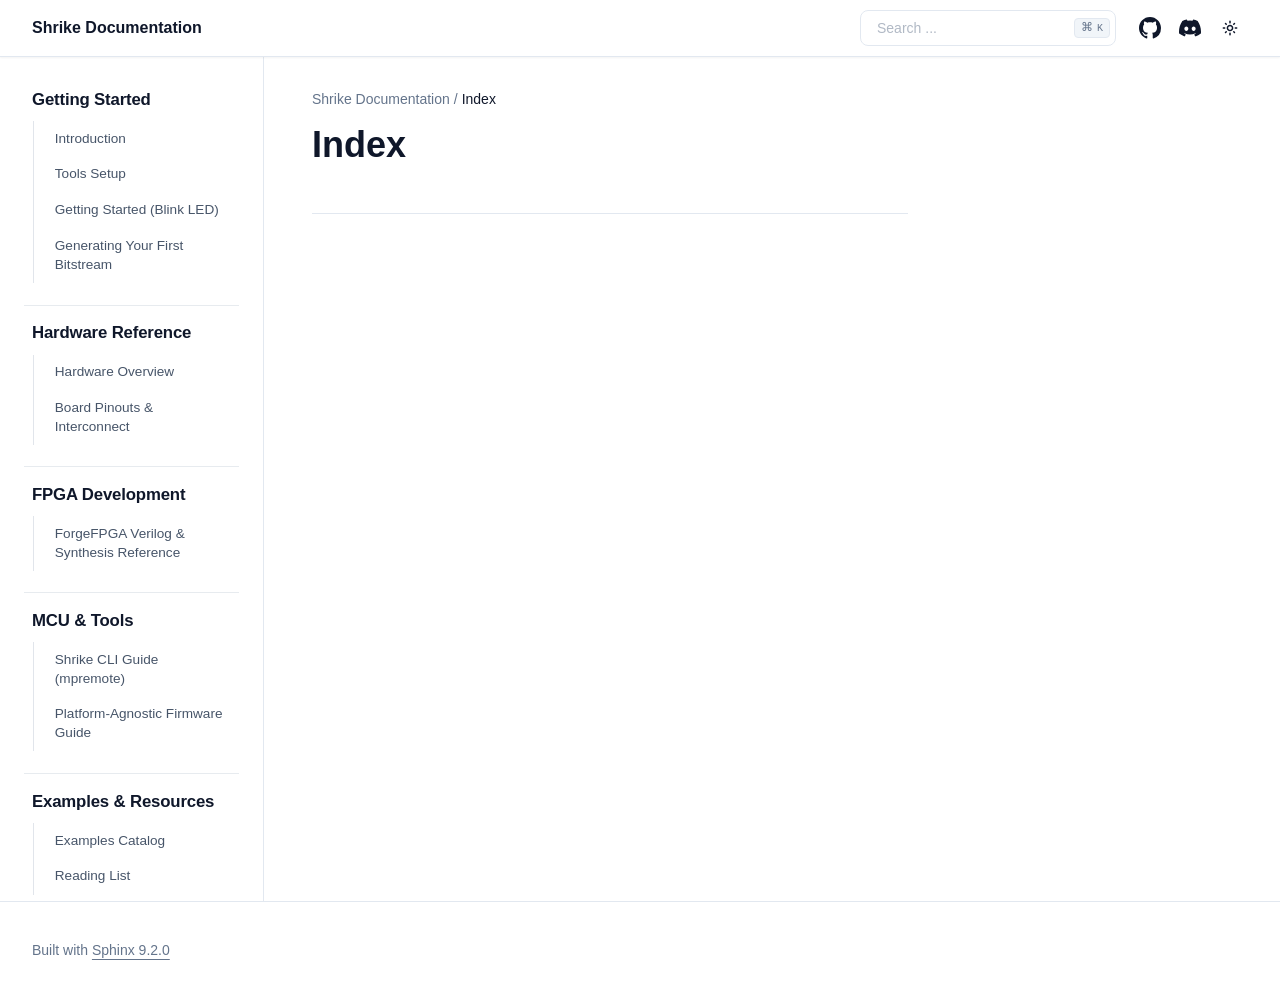
<file: docs/genindex.html>
<!DOCTYPE html>
<html lang="en" data-content_root="./"
  x-data="{ darkMode: $persist(window.matchMedia('(prefers-color-scheme: dark)').matches), activeSection: ''}"
  :class="{ 'dark' : darkMode === true }">

<head>
  <script>
    (function () {
      // Set initial color scheme
      if ((localStorage.getItem("_x_darkMode") === "true") || (window.matchMedia("(prefers-color-scheme: dark)").matches)) {
        document.documentElement.classList.add("dark");
      }

      // Watch for media preference changes
      window.matchMedia("(prefers-color-scheme: dark)").addEventListener("change", (event) => {
        localStorage.setItem("_x_darkMode", event.matches);
        document.documentElement.classList.toggle("dark", event.matches);
      });
    })();
  </script>
  <meta name="viewport" content="width=device-width, initial-scale=1.0" />
  <meta charset="utf-8" />
  <meta name="theme-color" media="(prefers-color-scheme: light)" content="#ffffff" />
  <meta name="theme-color" media="(prefers-color-scheme: dark)" content="#030711" />
  
  <title>Index | Shrike Documentation</title>
  <meta property="og:title" content="Index | Shrike Documentation" />
  <meta name="twitter:title" content="Index | Shrike Documentation" />
  <link rel="stylesheet" type="text/css" href="_static/pygments.css?v=e72c8e07" />
  <link rel="stylesheet" type="text/css" href="_static/theme.css?v=009055c6" />
  <link rel="stylesheet" type="text/css" href="_static/sphinx-design.min.css?v=6a604523" />
  <link rel="stylesheet" type="text/css" href="_static/custom.css?v=30180e07" />
  <link rel="stylesheet" type="text/css" href="_static/awesome-sphinx-design.css?v=b41b1d54" />
  <link rel="icon" href="_static/vicharak_icon.png" />
  <link rel="search" title="Search" href="search.html" />
  <link rel="index" title="Index" href="#" />

<script type="text/javascript">
    (function(c,l,a,r,i,t,y){
        c[a]=c[a]||function(){(c[a].q=c[a].q||[]).push(arguments)};
        t=l.createElement(r);t.async=1;t.src="https://www.clarity.ms/tag/"+i;
        y=l.getElementsByTagName(r)[0];y.parentNode.insertBefore(t,y);
    })(window, document, "clarity", "script", "xuzceme2jg");
</script>

</head>

<body x-data="{ showSidebar: false, showScrollTop: false }"
  class="min-h-screen font-sans antialiased bg-background text-foreground" :class="{ 'overflow-hidden': showSidebar }"@scroll.window="showScrollTop = pageYOffset > 100">
  <div x-cloak x-show="showSidebar"
    class="fixed inset-0 z-50 overflow-hidden bg-background/80 backdrop-blur-sm md:hidden"
    @click.self="showSidebar = false"></div><div id="page" class="relative flex flex-col min-h-screen"><a href="#content"
      class="absolute top-0 left-0 z-[100] block bg-background p-4 text-xl transition -translate-x-full opacity-0 focus:translate-x-0 focus:opacity-100">
      Skip to content
    </a><header class="sticky top-0 z-40 w-full border-b shadow-xs border-border bg-background/90 backdrop-blur"><div class="container flex items-center h-14">
    <div class="hidden mr-4 md:flex">
      <a href="index.html" class="flex items-center mr-6"><span class="hidden font-bold sm:inline-block text-clip whitespace-nowrap">Shrike Documentation</span>
      </a></div><button
      class="inline-flex items-center justify-center h-10 px-0 py-2 mr-2 text-base font-medium transition-colors rounded-md hover:text-accent-foreground hover:bg-transparent md:hidden"
      type="button" @click="showSidebar = true">
      <svg xmlns="http://www.w3.org/2000/svg" height="24" width="24" viewBox="0 96 960 960" aria-hidden="true"
        fill="currentColor">
        <path
          d="M152.587 825.087q-19.152 0-32.326-13.174t-13.174-32.326q0-19.152 13.174-32.326t32.326-13.174h440q19.152 0 32.326 13.174t13.174 32.326q0 19.152-13.174 32.326t-32.326 13.174h-440Zm0-203.587q-19.152 0-32.326-13.174T107.087 576q0-19.152 13.174-32.326t32.326-13.174h320q19.152 0 32.326 13.174T518.087 576q0 19.152-13.174 32.326T472.587 621.5h-320Zm0-203.587q-19.152 0-32.326-13.174t-13.174-32.326q0-19.152 13.174-32.326t32.326-13.174h440q19.152 0 32.326 13.174t13.174 32.326q0 19.152-13.174 32.326t-32.326 13.174h-440ZM708.913 576l112.174 112.174q12.674 12.674 12.674 31.826t-12.674 31.826Q808.413 764.5 789.261 764.5t-31.826-12.674l-144-144Q600 594.391 600 576t13.435-31.826l144-144q12.674-12.674 31.826-12.674t31.826 12.674q12.674 12.674 12.674 31.826t-12.674 31.826L708.913 576Z" />
      </svg>
      <span class="sr-only">Toggle navigation menu</span>
    </button>
    <div class="flex items-center justify-between flex-1 gap-2 sm:gap-4 md:justify-end">
      <div class="flex-1 w-full md:w-auto md:flex-none"><form id="searchbox"
      action="search.html"
      method="get"
      class="relative flex items-center group"
      @keydown.k.window.meta="$refs.search.focus()">
  <input x-ref="search"
          name="q"
          id="search-input"
          type="search"
          aria-label="Search the docs"
          placeholder="Search ..."
          class="inline-flex items-center font-medium transition-colors bg-transparent focus-visible:outline-none focus-visible:ring-2 focus-visible:ring-ring focus-visible:ring-offset-2 ring-offset-background border border-input hover:bg-accent focus:bg-accent hover:text-accent-foreground focus:text-accent-foreground hover:placeholder-accent-foreground py-2 px-4 relative h-9 w-full justify-start rounded-[0.5rem] text-sm text-muted-foreground sm:pr-12 md:w-40 lg:w-64" />
  <kbd class="pointer-events-none absolute right-1.5 top-2 hidden h-5 select-none text-muted-foreground items-center gap-1 rounded border border-border bg-muted px-1.5 font-mono text-[10px] font-medium opacity-100 sm:flex group-hover:bg-accent group-hover:text-accent-foreground">
    <span class="text-xs">⌘</span>
    K
  </kbd>
</form>
      </div>
      <nav class="flex items-center gap-1">
        <a href="https://github.com/vicharak-in/shrike" title="Visit Shrike on GitHub" rel="noopener nofollow">
          <div
            class="inline-flex items-center justify-center px-0 text-sm font-medium transition-colors rounded-md hover:bg-accent hover:text-accent-foreground h-9 w-9">
            <svg fill="currentColor" height="22" width="22" viewBox="0 0 16 16" aria-hidden="true"><path d="M8 0C3.58 0 0 3.58 0 8c0 3.54 2.29 6.53 5.47 7.59.4.07.55-.17.55-.38 0-.19-.01-.82-.01-1.49-2.01.37-2.53-.49-2.69-.94-.09-.23-.48-.94-.82-1.13-.28-.15-.68-.52-.01-.53.63-.01 1.08.58 1.23.82.72 1.21 1.87.87 2.33.66.07-.52.28-.87.51-1.07-1.78-.2-3.64-.89-3.64-3.95 0-.87.31-1.59.82-2.15-.08-.2-.36-1.02.08-2.12 0 0 .67-.21 2.2.82.64-.18 1.32-.27 2-.27s1.36.09 2 .27c1.53-1.04 2.2-.82 2.2-.82.44 1.1.16 1.92.08 2.12.51.56.82 1.27.82 2.15 0 3.07-1.87 3.75-3.65 3.95.29.25.54.73.54 1.48 0 1.07-.01 1.93-.01 2.2 0 .21.15.46.55.38A8.01 8.01 0 0 0 16 8c0-4.42-3.58-8-8-8"/></svg>
          </div>
        </a>
        
        <a href="https://discord.com/invite/EhQy97CQ9G" title="Visit Vicharak Discord" rel="noopener nofollow">
          <div
            class="inline-flex items-center justify-center px-0 text-sm font-medium transition-colors rounded-md hover:bg-accent hover:text-accent-foreground h-9 w-9">
            <svg fill="currentColor" height="22" width="22" viewBox="0 0 24 24" aria-hidden="true"><path d="M20.317 4.37a19.8 19.8 0 0 0-4.885-1.515.074.074 0 0 0-.079.037c-.21.375-.444.864-.608 1.25a18.27 18.27 0 0 0-5.487 0 12.64 12.64 0 0 0-.617-1.25.077.077 0 0 0-.079-.037A19.74 19.74 0 0 0 3.677 4.37a.07.07 0 0 0-.032.027C.533 9.046-.32 13.58.099 18.057a.082.082 0 0 0 .031.057 19.9 19.9 0 0 0 5.993 3.03.078.078 0 0 0 .084-.028c.462-.63.874-1.295 1.226-1.994a.076.076 0 0 0-.041-.106 13.1 13.1 0 0 1-1.872-.892.077.077 0 0 1-.008-.128 10.2 10.2 0 0 0 .372-.292.074.074 0 0 1 .077-.01c3.928 1.793 8.18 1.793 12.062 0a.074.074 0 0 1 .078.01c.12.098.246.198.373.292a.077.077 0 0 1-.006.127 12.3 12.3 0 0 1-1.873.892.077.077 0 0 0-.041.107c.36.698.772 1.362 1.225 1.993a.076.076 0 0 0 .084.028 19.84 19.84 0 0 0 6.002-3.03.077.077 0 0 0 .032-.054c.5-5.177-.838-9.674-3.549-13.66a.061.061 0 0 0-.031-.029zM8.02 15.33c-1.183 0-2.157-1.085-2.157-2.419 0-1.333.956-2.419 2.157-2.419 1.21 0 2.176 1.096 2.157 2.42 0 1.333-.956 2.418-2.157 2.418zm7.975 0c-1.183 0-2.157-1.085-2.157-2.419 0-1.333.955-2.419 2.157-2.419 1.21 0 2.176 1.096 2.157 2.42 0 1.333-.946 2.418-2.157 2.418z"/></svg>
          </div>
        </a>
        
        <button @click="darkMode = !darkMode"
          class="relative inline-flex items-center justify-center px-0 text-sm font-medium transition-colors rounded-md hover:bg-accent hover:text-accent-foreground h-9 w-9"
          type="button"
          title="Toggle color scheme">
          <svg xmlns="http://www.w3.org/2000/svg" height="16" width="16" viewBox="0 96 960 960" fill="currentColor"
            class="absolute transition-all scale-100 rotate-0 dark:-rotate-90 dark:scale-0">
            <path
              d="M480 685q45.456 0 77.228-31.772Q589 621.456 589 576q0-45.456-31.772-77.228Q525.456 467 480 467q-45.456 0-77.228 31.772Q371 530.544 371 576q0 45.456 31.772 77.228Q434.544 685 480 685Zm0 91q-83 0-141.5-58.5T280 576q0-83 58.5-141.5T480 376q83 0 141.5 58.5T680 576q0 83-58.5 141.5T480 776ZM80 621.5q-19.152 0-32.326-13.174T34.5 576q0-19.152 13.174-32.326T80 530.5h80q19.152 0 32.326 13.174T205.5 576q0 19.152-13.174 32.326T160 621.5H80Zm720 0q-19.152 0-32.326-13.174T754.5 576q0-19.152 13.174-32.326T800 530.5h80q19.152 0 32.326 13.174T925.5 576q0 19.152-13.174 32.326T880 621.5h-80Zm-320-320q-19.152 0-32.326-13.174T434.5 256v-80q0-19.152 13.174-32.326T480 130.5q19.152 0 32.326 13.174T525.5 176v80q0 19.152-13.174 32.326T480 301.5Zm0 720q-19.152 0-32.326-13.17Q434.5 995.152 434.5 976v-80q0-19.152 13.174-32.326T480 850.5q19.152 0 32.326 13.174T525.5 896v80q0 19.152-13.174 32.33-13.174 13.17-32.326 13.17ZM222.174 382.065l-43-42Q165.5 327.391 166 308.239t13.174-33.065q13.435-13.674 32.587-13.674t32.065 13.674l42.239 43q12.674 13.435 12.555 31.706-.12 18.272-12.555 31.946-12.674 13.674-31.445 13.413-18.772-.261-32.446-13.174Zm494 494.761-42.239-43q-12.674-13.435-12.674-32.087t12.674-31.565Q686.609 756.5 705.38 757q18.772.5 32.446 13.174l43 41.761Q794.5 824.609 794 843.761t-13.174 33.065Q767.391 890.5 748.239 890.5t-32.065-13.674Zm-42-494.761Q660.5 369.391 661 350.62q.5-18.772 13.174-32.446l41.761-43Q728.609 261.5 747.761 262t33.065 13.174q13.674 13.435 13.674 32.587t-13.674 32.065l-43 42.239q-13.435 12.674-31.706 12.555-18.272-.12-31.946-12.555Zm-495 494.761Q165.5 863.391 165.5 844.239t13.674-32.065l43-42.239q13.435-12.674 32.087-12.674t31.565 12.674Q299.5 782.609 299 801.38q-.5 18.772-13.174 32.446l-41.761 43Q231.391 890.5 212.239 890t-33.065-13.174ZM480 576Z" />
          </svg>
          <svg xmlns="http://www.w3.org/2000/svg" height="16" width="16" viewBox="0 96 960 960" fill="currentColor"
            class="absolute transition-all scale-0 rotate-90 dark:rotate-0 dark:scale-100">
            <path
              d="M480 936q-151 0-255.5-104.5T120 576q0-138 90-239.5T440 218q25-3 39 18t-1 44q-17 26-25.5 55t-8.5 61q0 90 63 153t153 63q31 0 61.5-9t54.5-25q21-14 43-1.5t19 39.5q-14 138-117.5 229T480 936Zm0-80q88 0 158-48.5T740 681q-20 5-40 8t-40 3q-123 0-209.5-86.5T364 396q0-20 3-40t8-40q-78 32-126.5 102T200 576q0 116 82 198t198 82Zm-10-270Z" />
          </svg>
        </button>
      </nav>
    </div>
  </div>
</header>

    <div class="flex-1"><div
        class="container md:grid md:grid-cols-[220px_minmax(0,1fr)] md:gap-6 lg:grid-cols-[240px_minmax(0,1fr)] lg:gap-10"><aside id="left-sidebar"
  class="fixed inset-y-0 left-0 md:top-14 z-50 md:z-30 bg-background md:bg-transparent transition-all duration-100 -translate-x-full md:translate-x-0 ml-0 p-6 md:p-0 md:-ml-2 md:h-[calc(100vh-3.5rem)] w-5/6 md:w-full overflow-y-auto border-r border-border md:sticky"
  :aria-hidden="!showSidebar" :class="{ 'translate-x-0': showSidebar }">

    <a href="index.html" class="justify-start text-sm md:!hidden bg-background"><span class="font-bold text-clip whitespace-nowrap">Shrike Documentation</span>
    </a>

    <div class="relative overflow-hidden md:overflow-auto my-4 md:my-0">
      <div class="overflow-y-auto h-full w-full relative pr-6"><nav class="table w-full min-w-full my-6 lg:my-8">
  <p class="caption" role="heading"><span class="caption-text">Getting Started</span></p>
<ul>
<li class="toctree-l1"><a class="reference internal" href="introduction.html">Introduction</a></li>
<li class="toctree-l1"><a class="reference internal" href="tools_setup_guide.html">Tools Setup</a></li>
<li class="toctree-l1"><a class="reference internal" href="getting_started.html">Getting Started (Blink LED)</a></li>
<li class="toctree-l1"><a class="reference internal" href="generating_your_first_bitstream.html">Generating Your First Bitstream</a></li>
</ul>
<p class="caption" role="heading"><span class="caption-text">Hardware Reference</span></p>
<ul>
<li class="toctree-l1"><a class="reference internal" href="hardware_overview.html">Hardware Overview</a></li>
<li class="toctree-l1"><a class="reference internal" href="shrike_pinouts.html">Board Pinouts &amp; Interconnect</a></li>
</ul>
<p class="caption" role="heading"><span class="caption-text">FPGA Development</span></p>
<ul>
<li class="toctree-l1"><a class="reference internal" href="verilog_style_guide.html">ForgeFPGA Verilog &amp; Synthesis Reference</a></li>
</ul>
<p class="caption" role="heading"><span class="caption-text">MCU &amp; Tools</span></p>
<ul>
<li class="toctree-l1"><a class="reference internal" href="shrike_cli_guide.html">Shrike CLI Guide (mpremote)</a></li>
<li class="toctree-l1"><a class="reference internal" href="PLATFORM_AGNOSTIC_FIRMWARE_GUIDE.html">Platform-Agnostic Firmware Guide</a></li>
</ul>
<p class="caption" role="heading"><span class="caption-text">Examples &amp; Resources</span></p>
<ul>
<li class="toctree-l1"><a class="reference internal" href="examples.html">Examples Catalog</a></li>
<li class="toctree-l1"><a class="reference internal" href="reading_list.html">Reading List</a></li>
</ul>

</nav>
      </div>
    </div>
    <button type="button" @click="showSidebar = false"
      class="absolute md:hidden right-4 top-4 rounded-sm opacity-70 transition-opacity hover:opacity-100">
      <svg xmlns="http://www.w3.org/2000/svg" height="24" width="24" viewBox="0 96 960 960" fill="currentColor"
        stroke="none" class="h-4 w-4">
        <path
          d="M480 632 284 828q-11 11-28 11t-28-11q-11-11-11-28t11-28l196-196-196-196q-11-11-11-28t11-28q11-11 28-11t28 11l196 196 196-196q11-11 28-11t28 11q11 11 11 28t-11 28L536 576l196 196q11 11 11 28t-11 28q-11 11-28 11t-28-11L480 632Z" />
      </svg>
    </button>
  </aside>
          <main class="relative py-6 lg:gap-10 lg:py-8 xl:grid xl:grid-cols-[1fr_300px]">
<div class="w-full min-w-0 mx-auto">
<nav aria-label="breadcrumbs"
     class="flex items-center mb-4 space-x-1 text-sm text-muted-foreground">
  <a class="overflow-hidden text-ellipsis whitespace-nowrap hover:text-foreground"
     href="index.html">
    <span class="hidden md:inline">Shrike Documentation</span>
    <svg xmlns="http://www.w3.org/2000/svg"
         height="18"
         width="18"
         viewBox="0 96 960 960"
         aria-label="Home"
         fill="currentColor"
         stroke="none"
         class="md:hidden">
      <path d="M240 856h120V616h240v240h120V496L480 316 240 496v360Zm-80 80V456l320-240 320 240v480H520V696h-80v240H160Zm320-350Z" />
    </svg>
  </a>
  
<div class="mr-1">/</div><span aria-current="page"
        class="font-medium text-foreground overflow-hidden text-ellipsis whitespace-nowrap">Index</span>
</nav>

<div id="content" role="main">

  <h1 id="index">Index</h1>

</div><div class="flex justify-between items-center pt-6 mt-12 border-t border-border gap-4">
</div></div>
<aside id="right-sidebar" class="hidden text-sm xl:block">
<div class="sticky top-16 -mt-10 max-h-[calc(var(--vh)-4rem)] overflow-y-auto pt-6 space-y-2">

</div>
</aside>
          </main>
        </div>
      </div><footer class="py-6 border-t border-border md:py-0">
    <div class="container flex flex-col items-center justify-between gap-4 md:h-24 md:flex-row">
      <div class="flex flex-col items-center gap-4 px-8 md:flex-row md:gap-2 md:px-0">
        <p class="text-sm leading-loose text-center text-muted-foreground md:text-left">Built with <a class="font-medium underline underline-offset-4"
    href="https://www.sphinx-doc.org"
    rel="noreferrer">Sphinx 9.2.0</a></p>
</div>
</div>
</footer>
    </div><button id="scrolltop"
        x-cloak
        @click="window.scrollTo({top: 0, behavior: 'smooth'})"
        class="fixed bottom-8 right-8 p-2 z-10 rounded-sm bg-gray-700 text-xs text-white transition-all duration-1000 hover:bg-gray-950 focus:bg-gray-950"
        :class="{'opacity-0 invisible' : !showScrollTop}"
>
  <svg xmlns="http://www.w3.org/2000/svg"
       height="14"
       viewBox="0 96 960 960"
       width="14"
       class="inline fill-current mb-[2px]"
       aria-hidden="true">
    <path d="M450 896V370L202 618l-42-42 320-320 320 320-42 42-248-248v526h-60Z" />
  </svg>
  Back to top
</button>
    
    <script src="_static/documentation_options.js?v=f2a433a1"></script>
    <script src="_static/doctools.js?v=fd6eb6e6"></script>
    <script src="_static/sphinx_highlight.js?v=6ffebe34"></script>
    <script defer="defer" src="_static/theme.js?v=49cc6205"></script>
    <script data-sd-tabs-storage-prefix="sphinx-design-tab-id-" src="_static/design-tabs.js?v=fcb327ea"></script>
    
</body>

</html>
</file>
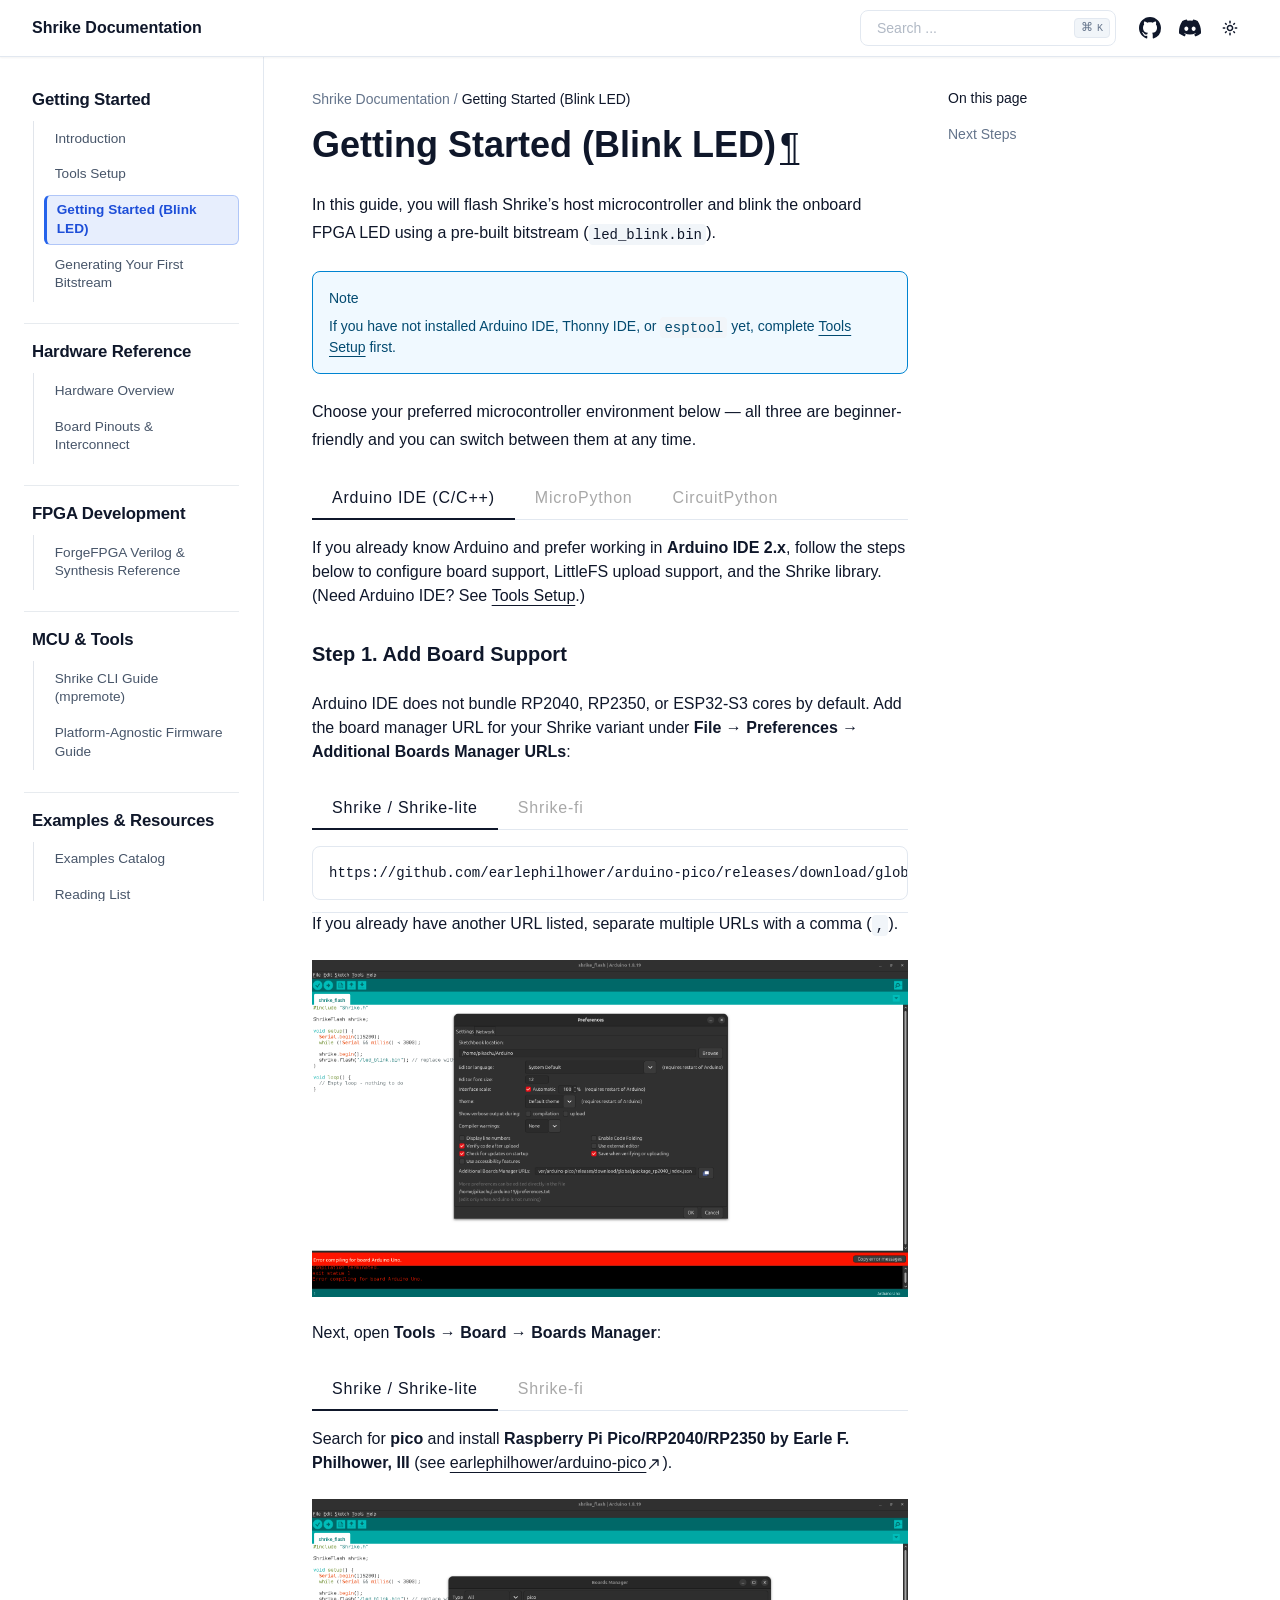
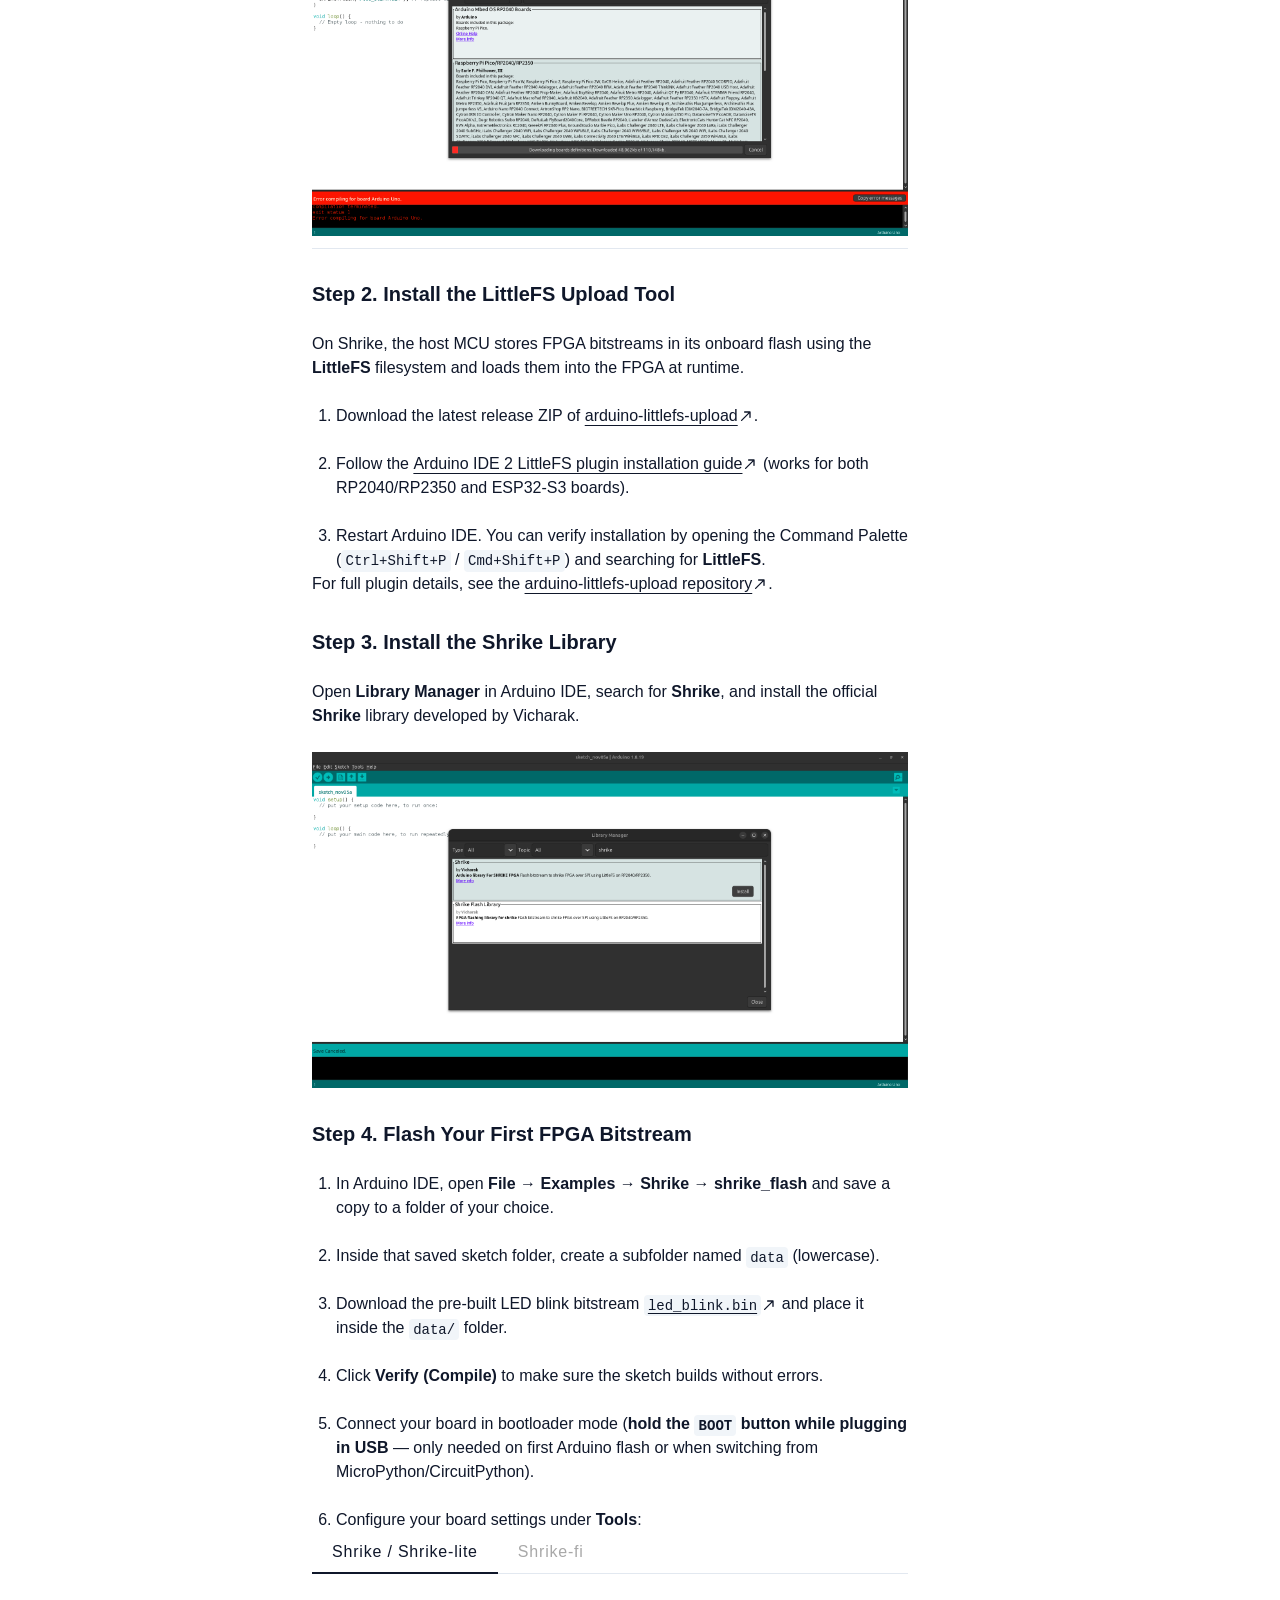
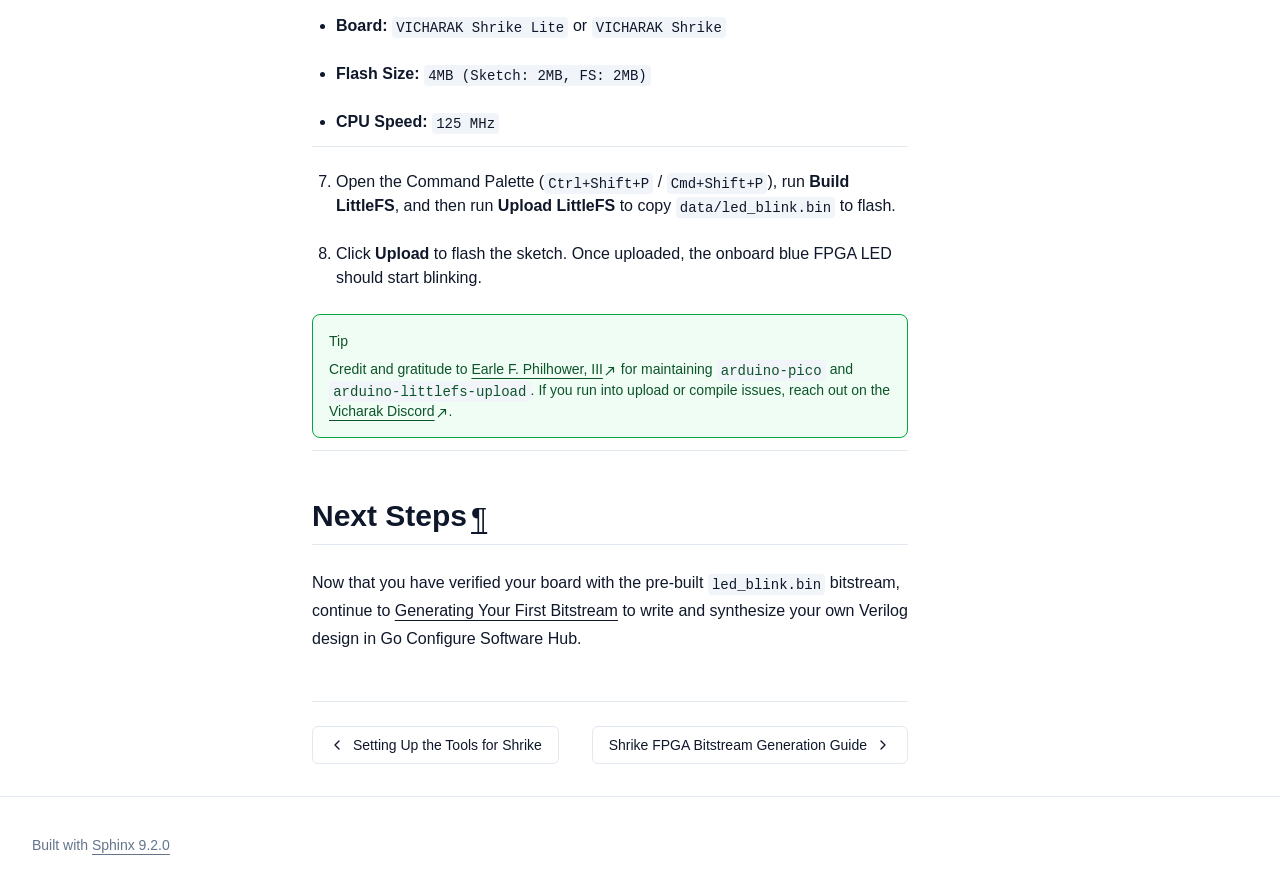
<file: docs/getting_started.html>
<!DOCTYPE html>

<html :class="{ 'dark' : darkMode === true }" data-content_root="./" lang="en" x-data="{ darkMode: $persist(window.matchMedia('(prefers-color-scheme: dark)').matches), activeSection: ''}">
<head>
<script>
    (function () {
      // Set initial color scheme
      if ((localStorage.getItem("_x_darkMode") === "true") || (window.matchMedia("(prefers-color-scheme: dark)").matches)) {
        document.documentElement.classList.add("dark");
      }

      // Watch for media preference changes
      window.matchMedia("(prefers-color-scheme: dark)").addEventListener("change", (event) => {
        localStorage.setItem("_x_darkMode", event.matches);
        document.documentElement.classList.toggle("dark", event.matches);
      });
    })();
  </script>
<meta content="width=device-width, initial-scale=1.0" name="viewport"/>
<meta charset="utf-8"/>
<meta content="#ffffff" media="(prefers-color-scheme: light)" name="theme-color"/>
<meta content="#030711" media="(prefers-color-scheme: dark)" name="theme-color"/>
<meta content="width=device-width, initial-scale=1" name="viewport"/>
<title>Getting Started (Blink LED) | Shrike Documentation</title>
<meta content="Getting Started (Blink LED) | Shrike Documentation" property="og:title"/>
<meta content="Getting Started (Blink LED) | Shrike Documentation" name="twitter:title"/>
<link href="_static/pygments.css?v=e72c8e07" rel="stylesheet" type="text/css"/>
<link href="_static/theme.css?v=009055c6" rel="stylesheet" type="text/css"/>
<link href="_static/sphinx-design.min.css?v=6a604523" rel="stylesheet" type="text/css"/>
<link href="_static/custom.css?v=30180e07" rel="stylesheet" type="text/css"/>
<link href="_static/awesome-sphinx-design.css?v=b41b1d54" rel="stylesheet" type="text/css"/>
<link href="_static/vicharak_icon.png" rel="icon"/>
<link href="search.html" rel="search" title="Search"/>
<link href="genindex.html" rel="index" title="Index"/>
<link href="generating_your_first_bitstream.html" rel="next" title="Shrike FPGA Bitstream Generation Guide"/>
<link href="tools_setup_guide.html" rel="prev" title="Setting Up the Tools for Shrike"/>
<script type="text/javascript">
    (function(c,l,a,r,i,t,y){
        c[a]=c[a]||function(){(c[a].q=c[a].q||[]).push(arguments)};
        t=l.createElement(r);t.async=1;t.src="https://www.clarity.ms/tag/"+i;
        y=l.getElementsByTagName(r)[0];y.parentNode.insertBefore(t,y);
    })(window, document, "clarity", "script", "xuzceme2jg");
</script>
</head>
<body :class="{ 'overflow-hidden': showSidebar }" @scroll.window="showScrollTop = pageYOffset &gt; 100" class="min-h-screen font-sans antialiased bg-background text-foreground" x-data="{ showSidebar: false, showScrollTop: false }">
<div @click.self="showSidebar = false" class="fixed inset-0 z-50 overflow-hidden bg-background/80 backdrop-blur-sm md:hidden" x-cloak="" x-show="showSidebar"></div><div class="relative flex flex-col min-h-screen" id="page"><a class="absolute top-0 left-0 z-[100] block bg-background p-4 text-xl transition -translate-x-full opacity-0 focus:translate-x-0 focus:opacity-100" href="#content">
      Skip to content
    </a><header class="sticky top-0 z-40 w-full border-b shadow-xs border-border bg-background/90 backdrop-blur"><div class="container flex items-center h-14">
<div class="hidden mr-4 md:flex">
<a class="flex items-center mr-6" href="index.html"><span class="hidden font-bold sm:inline-block text-clip whitespace-nowrap">Shrike Documentation</span>
</a></div><button @click="showSidebar = true" class="inline-flex items-center justify-center h-10 px-0 py-2 mr-2 text-base font-medium transition-colors rounded-md hover:text-accent-foreground hover:bg-transparent md:hidden" type="button">
<svg aria-hidden="true" fill="currentColor" height="24" viewbox="0 96 960 960" width="24" xmlns="http://www.w3.org/2000/svg">
<path d="M152.587 825.087q-19.152 0-32.326-13.174t-13.174-32.326q0-19.152 13.174-32.326t32.326-13.174h440q19.152 0 32.326 13.174t13.174 32.326q0 19.152-13.174 32.326t-32.326 13.174h-440Zm0-203.587q-19.152 0-32.326-13.174T107.087 576q0-19.152 13.174-32.326t32.326-13.174h320q19.152 0 32.326 13.174T518.087 576q0 19.152-13.174 32.326T472.587 621.5h-320Zm0-203.587q-19.152 0-32.326-13.174t-13.174-32.326q0-19.152 13.174-32.326t32.326-13.174h440q19.152 0 32.326 13.174t13.174 32.326q0 19.152-13.174 32.326t-32.326 13.174h-440ZM708.913 576l112.174 112.174q12.674 12.674 12.674 31.826t-12.674 31.826Q808.413 764.5 789.261 764.5t-31.826-12.674l-144-144Q600 594.391 600 576t13.435-31.826l144-144q12.674-12.674 31.826-12.674t31.826 12.674q12.674 12.674 12.674 31.826t-12.674 31.826L708.913 576Z"></path>
</svg>
<span class="sr-only">Toggle navigation menu</span>
</button>
<div class="flex items-center justify-between flex-1 gap-2 sm:gap-4 md:justify-end">
<div class="flex-1 w-full md:w-auto md:flex-none"><form @keydown.k.window.meta="$refs.search.focus()" action="search.html" class="relative flex items-center group" id="searchbox" method="get">
<input aria-label="Search the docs" class="inline-flex items-center font-medium transition-colors bg-transparent focus-visible:outline-none focus-visible:ring-2 focus-visible:ring-ring focus-visible:ring-offset-2 ring-offset-background border border-input hover:bg-accent focus:bg-accent hover:text-accent-foreground focus:text-accent-foreground hover:placeholder-accent-foreground py-2 px-4 relative h-9 w-full justify-start rounded-[0.5rem] text-sm text-muted-foreground sm:pr-12 md:w-40 lg:w-64" id="search-input" name="q" placeholder="Search ..." type="search" x-ref="search"/>
<kbd class="pointer-events-none absolute right-1.5 top-2 hidden h-5 select-none text-muted-foreground items-center gap-1 rounded border border-border bg-muted px-1.5 font-mono text-[10px] font-medium opacity-100 sm:flex group-hover:bg-accent group-hover:text-accent-foreground">
<span class="text-xs">⌘</span>
    K
  </kbd>
</form>
</div>
<nav class="flex items-center gap-1">
<a href="https://github.com/vicharak-in/shrike" rel="noopener nofollow" title="Visit Shrike on GitHub">
<div class="inline-flex items-center justify-center px-0 text-sm font-medium transition-colors rounded-md hover:bg-accent hover:text-accent-foreground h-9 w-9">
<svg aria-hidden="true" fill="currentColor" height="22" viewbox="0 0 16 16" width="22"><path d="M8 0C3.58 0 0 3.58 0 8c0 3.54 2.29 6.53 5.47 7.59.4.07.55-.17.55-.38 0-.19-.01-.82-.01-1.49-2.01.37-2.53-.49-2.69-.94-.09-.23-.48-.94-.82-1.13-.28-.15-.68-.52-.01-.53.63-.01 1.08.58 1.23.82.72 1.21 1.87.87 2.33.66.07-.52.28-.87.51-1.07-1.78-.2-3.64-.89-3.64-3.95 0-.87.31-1.59.82-2.15-.08-.2-.36-1.02.08-2.12 0 0 .67-.21 2.2.82.64-.18 1.32-.27 2-.27s1.36.09 2 .27c1.53-1.04 2.2-.82 2.2-.82.44 1.1.16 1.92.08 2.12.51.56.82 1.27.82 2.15 0 3.07-1.87 3.75-3.65 3.95.29.25.54.73.54 1.48 0 1.07-.01 1.93-.01 2.2 0 .21.15.46.55.38A8.01 8.01 0 0 0 16 8c0-4.42-3.58-8-8-8"></path></svg>
</div>
</a>
<a href="https://discord.com/invite/EhQy97CQ9G" rel="noopener nofollow" title="Visit Vicharak Discord">
<div class="inline-flex items-center justify-center px-0 text-sm font-medium transition-colors rounded-md hover:bg-accent hover:text-accent-foreground h-9 w-9">
<svg aria-hidden="true" fill="currentColor" height="22" viewbox="0 0 24 24" width="22"><path d="M20.317 4.37a19.8 19.8 0 0 0-4.885-1.515.074.074 0 0 0-.079.037c-.21.375-.444.864-.608 1.25a18.27 18.27 0 0 0-5.487 0 12.64 12.64 0 0 0-.617-1.25.077.077 0 0 0-.079-.037A19.74 19.74 0 0 0 3.677 4.37a.07.07 0 0 0-.032.027C.533 9.046-.32 13.58.099 18.057a.082.082 0 0 0 .031.057 19.9 19.9 0 0 0 5.993 3.03.078.078 0 0 0 .084-.028c.462-.63.874-1.295 1.226-1.994a.076.076 0 0 0-.041-.106 13.1 13.1 0 0 1-1.872-.892.077.077 0 0 1-.008-.128 10.2 10.2 0 0 0 .372-.292.074.074 0 0 1 .077-.01c3.928 1.793 8.18 1.793 12.062 0a.074.074 0 0 1 .078.01c.12.098.246.198.373.292a.077.077 0 0 1-.006.127 12.3 12.3 0 0 1-1.873.892.077.077 0 0 0-.041.107c.36.698.772 1.362 1.225 1.993a.076.076 0 0 0 .084.028 19.84 19.84 0 0 0 6.002-3.03.077.077 0 0 0 .032-.054c.5-5.177-.838-9.674-3.549-13.66a.061.061 0 0 0-.031-.029zM8.02 15.33c-1.183 0-2.157-1.085-2.157-2.419 0-1.333.956-2.419 2.157-2.419 1.21 0 2.176 1.096 2.157 2.42 0 1.333-.956 2.418-2.157 2.418zm7.975 0c-1.183 0-2.157-1.085-2.157-2.419 0-1.333.955-2.419 2.157-2.419 1.21 0 2.176 1.096 2.157 2.42 0 1.333-.946 2.418-2.157 2.418z"></path></svg>
</div>
</a>
<button @click="darkMode = !darkMode" class="relative inline-flex items-center justify-center px-0 text-sm font-medium transition-colors rounded-md hover:bg-accent hover:text-accent-foreground h-9 w-9" title="Toggle color scheme" type="button">
<svg class="absolute transition-all scale-100 rotate-0 dark:-rotate-90 dark:scale-0" fill="currentColor" height="16" viewbox="0 96 960 960" width="16" xmlns="http://www.w3.org/2000/svg">
<path d="M480 685q45.456 0 77.228-31.772Q589 621.456 589 576q0-45.456-31.772-77.228Q525.456 467 480 467q-45.456 0-77.228 31.772Q371 530.544 371 576q0 45.456 31.772 77.228Q434.544 685 480 685Zm0 91q-83 0-141.5-58.5T280 576q0-83 58.5-141.5T480 376q83 0 141.5 58.5T680 576q0 83-58.5 141.5T480 776ZM80 621.5q-19.152 0-32.326-13.174T34.5 576q0-19.152 13.174-32.326T80 530.5h80q19.152 0 32.326 13.174T205.5 576q0 19.152-13.174 32.326T160 621.5H80Zm720 0q-19.152 0-32.326-13.174T754.5 576q0-19.152 13.174-32.326T800 530.5h80q19.152 0 32.326 13.174T925.5 576q0 19.152-13.174 32.326T880 621.5h-80Zm-320-320q-19.152 0-32.326-13.174T434.5 256v-80q0-19.152 13.174-32.326T480 130.5q19.152 0 32.326 13.174T525.5 176v80q0 19.152-13.174 32.326T480 301.5Zm0 720q-19.152 0-32.326-13.17Q434.5 995.152 434.5 976v-80q0-19.152 13.174-32.326T480 850.5q19.152 0 32.326 13.174T525.5 896v80q0 19.152-13.174 32.33-13.174 13.17-32.326 13.17ZM222.174 382.065l-43-42Q165.5 327.391 166 308.239t13.174-33.065q13.435-13.674 32.587-13.674t32.065 13.674l42.239 43q12.674 13.435 12.555 31.706-.12 18.272-12.555 31.946-12.674 13.674-31.445 13.413-18.772-.261-32.446-13.174Zm494 494.761-42.239-43q-12.674-13.435-12.674-32.087t12.674-31.565Q686.609 756.5 705.38 757q18.772.5 32.446 13.174l43 41.761Q794.5 824.609 794 843.761t-13.174 33.065Q767.391 890.5 748.239 890.5t-32.065-13.674Zm-42-494.761Q660.5 369.391 661 350.62q.5-18.772 13.174-32.446l41.761-43Q728.609 261.5 747.761 262t33.065 13.174q13.674 13.435 13.674 32.587t-13.674 32.065l-43 42.239q-13.435 12.674-31.706 12.555-18.272-.12-31.946-12.555Zm-495 494.761Q165.5 863.391 165.5 844.239t13.674-32.065l43-42.239q13.435-12.674 32.087-12.674t31.565 12.674Q299.5 782.609 299 801.38q-.5 18.772-13.174 32.446l-41.761 43Q231.391 890.5 212.239 890t-33.065-13.174ZM480 576Z"></path>
</svg>
<svg class="absolute transition-all scale-0 rotate-90 dark:rotate-0 dark:scale-100" fill="currentColor" height="16" viewbox="0 96 960 960" width="16" xmlns="http://www.w3.org/2000/svg">
<path d="M480 936q-151 0-255.5-104.5T120 576q0-138 90-239.5T440 218q25-3 39 18t-1 44q-17 26-25.5 55t-8.5 61q0 90 63 153t153 63q31 0 61.5-9t54.5-25q21-14 43-1.5t19 39.5q-14 138-117.5 229T480 936Zm0-80q88 0 158-48.5T740 681q-20 5-40 8t-40 3q-123 0-209.5-86.5T364 396q0-20 3-40t8-40q-78 32-126.5 102T200 576q0 116 82 198t198 82Zm-10-270Z"></path>
</svg>
</button>
</nav>
</div>
</div>
</header>
<div class="flex-1"><div class="container md:grid md:grid-cols-[220px_minmax(0,1fr)] md:gap-6 lg:grid-cols-[240px_minmax(0,1fr)] lg:gap-10"><aside :aria-hidden="!showSidebar" :class="{ 'translate-x-0': showSidebar }" class="fixed inset-y-0 left-0 md:top-14 z-50 md:z-30 bg-background md:bg-transparent transition-all duration-100 -translate-x-full md:translate-x-0 ml-0 p-6 md:p-0 md:-ml-2 md:h-[calc(100vh-3.5rem)] w-5/6 md:w-full overflow-y-auto border-r border-border md:sticky" id="left-sidebar">
<a class="justify-start text-sm md:!hidden bg-background" href="index.html"><span class="font-bold text-clip whitespace-nowrap">Shrike Documentation</span>
</a>
<div class="relative overflow-hidden md:overflow-auto my-4 md:my-0">
<div class="overflow-y-auto h-full w-full relative pr-6"><nav class="table w-full min-w-full my-6 lg:my-8">
<p class="caption" role="heading"><span class="caption-text">Getting Started</span></p>
<ul class="current">
<li class="toctree-l1"><a class="reference internal" href="introduction.html">Introduction</a></li>
<li class="toctree-l1"><a class="reference internal" href="tools_setup_guide.html">Tools Setup</a></li>
<li class="toctree-l1 current"><a class="current reference internal" href="#">Getting Started (Blink LED)</a></li>
<li class="toctree-l1"><a class="reference internal" href="generating_your_first_bitstream.html">Generating Your First Bitstream</a></li>
</ul>
<p class="caption" role="heading"><span class="caption-text">Hardware Reference</span></p>
<ul>
<li class="toctree-l1"><a class="reference internal" href="hardware_overview.html">Hardware Overview</a></li>
<li class="toctree-l1"><a class="reference internal" href="shrike_pinouts.html">Board Pinouts &amp; Interconnect</a></li>
</ul>
<p class="caption" role="heading"><span class="caption-text">FPGA Development</span></p>
<ul>
<li class="toctree-l1"><a class="reference internal" href="verilog_style_guide.html">ForgeFPGA Verilog &amp; Synthesis Reference</a></li>
</ul>
<p class="caption" role="heading"><span class="caption-text">MCU &amp; Tools</span></p>
<ul>
<li class="toctree-l1"><a class="reference internal" href="shrike_cli_guide.html">Shrike CLI Guide (mpremote)</a></li>
<li class="toctree-l1"><a class="reference internal" href="PLATFORM_AGNOSTIC_FIRMWARE_GUIDE.html">Platform-Agnostic Firmware Guide</a></li>
</ul>
<p class="caption" role="heading"><span class="caption-text">Examples &amp; Resources</span></p>
<ul>
<li class="toctree-l1"><a class="reference internal" href="examples.html">Examples Catalog</a></li>
<li class="toctree-l1"><a class="reference internal" href="reading_list.html">Reading List</a></li>
</ul>
</nav>
</div>
</div>
<button @click="showSidebar = false" class="absolute md:hidden right-4 top-4 rounded-sm opacity-70 transition-opacity hover:opacity-100" type="button">
<svg class="h-4 w-4" fill="currentColor" height="24" stroke="none" viewbox="0 96 960 960" width="24" xmlns="http://www.w3.org/2000/svg">
<path d="M480 632 284 828q-11 11-28 11t-28-11q-11-11-11-28t11-28l196-196-196-196q-11-11-11-28t11-28q11-11 28-11t28 11l196 196 196-196q11-11 28-11t28 11q11 11 11 28t-11 28L536 576l196 196q11 11 11 28t-11 28q-11 11-28 11t-28-11L480 632Z"></path>
</svg>
</button>
</aside>
<main class="relative py-6 lg:gap-10 lg:py-8 xl:grid xl:grid-cols-[1fr_300px]">
<div class="w-full min-w-0 mx-auto">
<nav aria-label="breadcrumbs" class="flex items-center mb-4 space-x-1 text-sm text-muted-foreground">
<a class="overflow-hidden text-ellipsis whitespace-nowrap hover:text-foreground" href="index.html">
<span class="hidden md:inline">Shrike Documentation</span>
<svg aria-label="Home" class="md:hidden" fill="currentColor" height="18" stroke="none" viewbox="0 96 960 960" width="18" xmlns="http://www.w3.org/2000/svg">
<path d="M240 856h120V616h240v240h120V496L480 316 240 496v360Zm-80 80V456l320-240 320 240v480H520V696h-80v240H160Zm320-350Z"></path>
</svg>
</a>
<div class="mr-1">/</div><span aria-current="page" class="font-medium text-foreground overflow-hidden text-ellipsis whitespace-nowrap">Getting Started (Blink LED)</span>
</nav>
<div id="content" role="main">
<section id="getting-started">
<span id="getting-started-blink-led"></span><h1>Getting Started (Blink LED)<a class="headerlink" href="#getting-started" title="Link to this heading">¶</a></h1>
<p>In this guide, you will flash Shrike’s host microcontroller and blink the onboard FPGA LED using a pre-built bitstream (<code class="docutils literal notranslate"><span class="pre">led_blink.bin</span></code>).</p>
<div class="admonition note">
<p class="admonition-title">Note</p>
<p>If you have not installed Arduino IDE, Thonny IDE, or <code class="docutils literal notranslate"><span class="pre">esptool</span></code> yet, complete <strong><a class="reference internal" href="tools_setup_guide.html"><span class="std std-doc">Tools Setup</span></a></strong> first.</p>
</div>
<p>Choose your preferred microcontroller environment below — all three are beginner-friendly and you can switch between them at any time.</p>
<div class="sd-tab-set docutils">
<input checked="checked" id="sd-tab-item-0" name="sd-tab-set-0" type="radio"/>
<label aria-controls="sd-tab-item-0-content" class="sd-tab-label" data-sync-group="tab" data-sync-id="mcu-arduino" for="sd-tab-item-0">
Arduino IDE (C/C++)</label><div class="sd-tab-content docutils" id="sd-tab-item-0-content">
<p>If you already know Arduino and prefer working in <strong>Arduino IDE 2.x</strong>, follow the steps below to configure board support, LittleFS upload support, and the Shrike library. (Need Arduino IDE? See <a class="reference internal" href="tools_setup_guide.html"><span class="std std-doc">Tools Setup</span></a>.)</p>
<p class="rubric" id="step-1-add-board-support">Step 1. Add Board Support</p>
<p>Arduino IDE does not bundle RP2040, RP2350, or ESP32-S3 cores by default. Add the board manager URL for your Shrike variant under <strong>File → Preferences → Additional Boards Manager URLs</strong>:</p>
<div class="sd-tab-set docutils">
<input checked="checked" id="sd-tab-item-3" name="sd-tab-set-1" type="radio"/>
<label aria-controls="sd-tab-item-3-content" class="sd-tab-label" data-sync-group="tab" data-sync-id="shrike-rp" for="sd-tab-item-3">
Shrike / Shrike-lite</label><div class="sd-tab-content docutils" id="sd-tab-item-3-content">
<div class="highlight-text notranslate"><div class="highlight"><pre><span></span><code><span id="line-1">https://github.com/earlephilhower/arduino-pico/releases/download/global/package_rp2040_index.json
</span></code></pre></div>
</div>
</div>
<input id="sd-tab-item-4" name="sd-tab-set-1" type="radio"/>
<label aria-controls="sd-tab-item-4-content" class="sd-tab-label" data-sync-group="tab" data-sync-id="shrike-fi" for="sd-tab-item-4">
Shrike-fi</label><div class="sd-tab-content docutils" id="sd-tab-item-4-content">
<div class="highlight-text notranslate"><div class="highlight"><pre><span></span><code><span id="line-1">https://raw.githubusercontent.com/espressif/arduino-esp32/gh-pages/package_esp32_index.json
</span></code></pre></div>
</div>
</div>
</div>
<p>If you already have another URL listed, separate multiple URLs with a comma (<code class="docutils literal notranslate"><span class="pre">,</span></code>).</p>
<p><img alt="Adding the Shrike board manager URL in Arduino IDE Preferences" src="_images/board_URL.png"/></p>
<p>Next, open <strong>Tools → Board → Boards Manager</strong>:</p>
<div class="sd-tab-set docutils">
<input checked="checked" id="sd-tab-item-5" name="sd-tab-set-2" type="radio"/>
<label aria-controls="sd-tab-item-5-content" class="sd-tab-label" data-sync-group="tab" data-sync-id="shrike-rp" for="sd-tab-item-5">
Shrike / Shrike-lite</label><div class="sd-tab-content docutils" id="sd-tab-item-5-content">
<p>Search for <strong>pico</strong> and install <strong>Raspberry Pi Pico/RP2040/RP2350 by Earle F. Philhower, III</strong> (see <a class="reference external" href="https://github.com/earlephilhower/arduino-pico" rel="nofollow noopener">earlephilhower/arduino-pico<svg fill="currentColor" height="1em" stroke="none" viewbox="0 96 960 960" width="1em" xmlns="http://www.w3.org/2000/svg"><path d="M188 868q-11-11-11-28t11-28l436-436H400q-17 0-28.5-11.5T360 336q0-17 11.5-28.5T400 296h320q17 0 28.5 11.5T760 336v320q0 17-11.5 28.5T720 696q-17 0-28.5-11.5T680 656V432L244 868q-11 11-28 11t-28-11Z"></path></svg></a>).</p>
<p><img alt="Installing the Earle Philhower RP2040/RP2350 board package in Arduino Boards Manager" src="_images/board_manager.png"/></p>
</div>
<input id="sd-tab-item-6" name="sd-tab-set-2" type="radio"/>
<label aria-controls="sd-tab-item-6-content" class="sd-tab-label" data-sync-group="tab" data-sync-id="shrike-fi" for="sd-tab-item-6">
Shrike-fi</label><div class="sd-tab-content docutils" id="sd-tab-item-6-content">
<p>Search for <strong>ESP32</strong> and install <strong>esp32 by Espressif Systems</strong>.</p>
</div>
</div>
<p class="rubric" id="step-2-install-the-littlefs-upload-tool">Step 2. Install the LittleFS Upload Tool</p>
<p>On Shrike, the host MCU stores FPGA bitstreams in its onboard flash using the <strong>LittleFS</strong> filesystem and loads them into the FPGA at runtime.</p>
<ol class="arabic simple">
<li><p>Download the latest release ZIP of <a class="reference external" href="https://github.com/earlephilhower/arduino-littlefs-upload/releases" rel="nofollow noopener">arduino-littlefs-upload<svg fill="currentColor" height="1em" stroke="none" viewbox="0 96 960 960" width="1em" xmlns="http://www.w3.org/2000/svg"><path d="M188 868q-11-11-11-28t11-28l436-436H400q-17 0-28.5-11.5T360 336q0-17 11.5-28.5T400 296h320q17 0 28.5 11.5T760 336v320q0 17-11.5 28.5T720 696q-17 0-28.5-11.5T680 656V432L244 868q-11 11-28 11t-28-11Z"></path></svg></a>.</p></li>
<li><p>Follow the <a class="reference external" href="https://randomnerdtutorials.com/arduino-ide-2-install-esp32-littlefs/" rel="nofollow noopener">Arduino IDE 2 LittleFS plugin installation guide<svg fill="currentColor" height="1em" stroke="none" viewbox="0 96 960 960" width="1em" xmlns="http://www.w3.org/2000/svg"><path d="M188 868q-11-11-11-28t11-28l436-436H400q-17 0-28.5-11.5T360 336q0-17 11.5-28.5T400 296h320q17 0 28.5 11.5T760 336v320q0 17-11.5 28.5T720 696q-17 0-28.5-11.5T680 656V432L244 868q-11 11-28 11t-28-11Z"></path></svg></a> (works for both RP2040/RP2350 and ESP32-S3 boards).</p></li>
<li><p>Restart Arduino IDE. You can verify installation by opening the Command Palette (<code class="docutils literal notranslate"><span class="pre">Ctrl+Shift+P</span></code> / <code class="docutils literal notranslate"><span class="pre">Cmd+Shift+P</span></code>) and searching for <strong>LittleFS</strong>.</p></li>
</ol>
<p>For full plugin details, see the <a class="reference external" href="https://github.com/earlephilhower/arduino-littlefs-upload" rel="nofollow noopener">arduino-littlefs-upload repository<svg fill="currentColor" height="1em" stroke="none" viewbox="0 96 960 960" width="1em" xmlns="http://www.w3.org/2000/svg"><path d="M188 868q-11-11-11-28t11-28l436-436H400q-17 0-28.5-11.5T360 336q0-17 11.5-28.5T400 296h320q17 0 28.5 11.5T760 336v320q0 17-11.5 28.5T720 696q-17 0-28.5-11.5T680 656V432L244 868q-11 11-28 11t-28-11Z"></path></svg></a>.</p>
<p class="rubric" id="step-3-install-the-shrike-library">Step 3. Install the Shrike Library</p>
<p>Open <strong>Library Manager</strong> in Arduino IDE, search for <strong>Shrike</strong>, and install the official <strong>Shrike</strong> library developed by Vicharak.</p>
<p><img alt="Installing the Shrike library in Arduino IDE Library Manager" src="_images/shrike_lib.png"/></p>
<p class="rubric" id="step-4-flash-your-first-fpga-bitstream">Step 4. Flash Your First FPGA Bitstream</p>
<ol class="arabic simple">
<li><p>In Arduino IDE, open <strong>File → Examples → Shrike → shrike_flash</strong> and save a copy to a folder of your choice.</p></li>
<li><p>Inside that saved sketch folder, create a subfolder named <code class="docutils literal notranslate"><span class="pre">data</span></code> (lowercase).</p></li>
<li><p>Download the pre-built LED blink bitstream <a class="reference external" href="https://github.com/vicharak-in/shrike/blob/main/test/bitstreams/v1_4/led_blink.bin" rel="nofollow noopener"><code class="docutils literal notranslate"><span class="pre">led_blink.bin</span></code><svg fill="currentColor" height="1em" stroke="none" viewbox="0 96 960 960" width="1em" xmlns="http://www.w3.org/2000/svg"><path d="M188 868q-11-11-11-28t11-28l436-436H400q-17 0-28.5-11.5T360 336q0-17 11.5-28.5T400 296h320q17 0 28.5 11.5T760 336v320q0 17-11.5 28.5T720 696q-17 0-28.5-11.5T680 656V432L244 868q-11 11-28 11t-28-11Z"></path></svg></a> and place it inside the <code class="docutils literal notranslate"><span class="pre">data/</span></code> folder.</p></li>
<li><p>Click <strong>Verify (Compile)</strong> to make sure the sketch builds without errors.</p></li>
<li><p>Connect your board in bootloader mode (<strong>hold the <code class="docutils literal notranslate"><span class="pre">BOOT</span></code> button while plugging in USB</strong> — only needed on first Arduino flash or when switching from MicroPython/CircuitPython).</p></li>
<li><p>Configure your board settings under <strong>Tools</strong>:</p></li>
</ol>
<div class="sd-tab-set docutils">
<input checked="checked" id="sd-tab-item-7" name="sd-tab-set-3" type="radio"/>
<label aria-controls="sd-tab-item-7-content" class="sd-tab-label" data-sync-group="tab" data-sync-id="shrike-rp" for="sd-tab-item-7">
Shrike / Shrike-lite</label><div class="sd-tab-content docutils" id="sd-tab-item-7-content">
<ul class="simple">
<li><p><strong>Board:</strong> <code class="docutils literal notranslate"><span class="pre">VICHARAK</span> <span class="pre">Shrike</span> <span class="pre">Lite</span></code> or <code class="docutils literal notranslate"><span class="pre">VICHARAK</span> <span class="pre">Shrike</span></code></p></li>
<li><p><strong>Flash Size:</strong> <code class="docutils literal notranslate"><span class="pre">4MB</span> <span class="pre">(Sketch:</span> <span class="pre">2MB,</span> <span class="pre">FS:</span> <span class="pre">2MB)</span></code></p></li>
<li><p><strong>CPU Speed:</strong> <code class="docutils literal notranslate"><span class="pre">125</span> <span class="pre">MHz</span></code></p></li>
</ul>
</div>
<input id="sd-tab-item-8" name="sd-tab-set-3" type="radio"/>
<label aria-controls="sd-tab-item-8-content" class="sd-tab-label" data-sync-group="tab" data-sync-id="shrike-fi" for="sd-tab-item-8">
Shrike-fi</label><div class="sd-tab-content docutils" id="sd-tab-item-8-content">
<ul class="simple">
<li><p><strong>Board:</strong> <code class="docutils literal notranslate"><span class="pre">Generic</span> <span class="pre">ESP32-S3</span></code> (or matching ESP32-S3 variant)</p></li>
<li><p><strong>Flash Size:</strong> <code class="docutils literal notranslate"><span class="pre">8MB</span> <span class="pre">(Sketch:</span> <span class="pre">4MB,</span> <span class="pre">FS:</span> <span class="pre">4MB)</span></code></p></li>
</ul>
</div>
</div>
<ol class="arabic simple" start="7">
<li><p>Open the Command Palette (<code class="docutils literal notranslate"><span class="pre">Ctrl+Shift+P</span></code> / <code class="docutils literal notranslate"><span class="pre">Cmd+Shift+P</span></code>), run <strong>Build LittleFS</strong>, and then run <strong>Upload LittleFS</strong> to copy <code class="docutils literal notranslate"><span class="pre">data/led_blink.bin</span></code> to flash.</p></li>
<li><p>Click <strong>Upload</strong> to flash the sketch. Once uploaded, the onboard blue FPGA LED should start blinking.</p></li>
</ol>
<div class="admonition tip">
<p class="admonition-title">Tip</p>
<p>Credit and gratitude to <a class="reference external" href="https://github.com/earlephilhower/" rel="nofollow noopener">Earle F. Philhower, III<svg fill="currentColor" height="1em" stroke="none" viewbox="0 96 960 960" width="1em" xmlns="http://www.w3.org/2000/svg"><path d="M188 868q-11-11-11-28t11-28l436-436H400q-17 0-28.5-11.5T360 336q0-17 11.5-28.5T400 296h320q17 0 28.5 11.5T760 336v320q0 17-11.5 28.5T720 696q-17 0-28.5-11.5T680 656V432L244 868q-11 11-28 11t-28-11Z"></path></svg></a> for maintaining <code class="docutils literal notranslate"><span class="pre">arduino-pico</span></code> and <code class="docutils literal notranslate"><span class="pre">arduino-littlefs-upload</span></code>. If you run into upload or compile issues, reach out on the <a class="reference external" href="https://discord.com/invite/EhQy97CQ9G" rel="nofollow noopener">Vicharak Discord<svg fill="currentColor" height="1em" stroke="none" viewbox="0 96 960 960" width="1em" xmlns="http://www.w3.org/2000/svg"><path d="M188 868q-11-11-11-28t11-28l436-436H400q-17 0-28.5-11.5T360 336q0-17 11.5-28.5T400 296h320q17 0 28.5 11.5T760 336v320q0 17-11.5 28.5T720 696q-17 0-28.5-11.5T680 656V432L244 868q-11 11-28 11t-28-11Z"></path></svg></a>.</p>
</div>
</div>
<input id="sd-tab-item-1" name="sd-tab-set-0" type="radio"/>
<label aria-controls="sd-tab-item-1-content" class="sd-tab-label" data-sync-group="tab" data-sync-id="mcu-python" for="sd-tab-item-1">
MicroPython</label><div class="sd-tab-content docutils" id="sd-tab-item-1-content">
<p>Shrike uses a custom MicroPython firmware image that includes the built-in <code class="docutils literal notranslate"><span class="pre">shrike</span></code> module for flashing and resetting the FPGA.</p>
<p class="rubric" id="step-1-flash-the-shrike-micropython-firmware">Step 1. Flash the Shrike MicroPython Firmware</p>
<div class="sd-tab-set docutils">
<input checked="checked" id="sd-tab-item-9" name="sd-tab-set-4" type="radio"/>
<label aria-controls="sd-tab-item-9-content" class="sd-tab-label" data-sync-group="tab" data-sync-id="shrike-rp" for="sd-tab-item-9">
Shrike / Shrike-lite</label><div class="sd-tab-content docutils" id="sd-tab-item-9-content">
<ol class="arabic simple">
<li><p>Download the <code class="docutils literal notranslate"><span class="pre">.uf2</span></code> firmware matching your board variant from <a class="reference external" href="https://github.com/vicharak-in/shrike/releases/" rel="nofollow noopener">Shrike Releases<svg fill="currentColor" height="1em" stroke="none" viewbox="0 96 960 960" width="1em" xmlns="http://www.w3.org/2000/svg"><path d="M188 868q-11-11-11-28t11-28l436-436H400q-17 0-28.5-11.5T360 336q0-17 11.5-28.5T400 296h320q17 0 28.5 11.5T760 336v320q0 17-11.5 28.5T720 696q-17 0-28.5-11.5T680 656V432L244 868q-11 11-28 11t-28-11Z"></path></svg></a>.</p></li>
<li><p>Hold the <strong><code class="docutils literal notranslate"><span class="pre">BOOT</span></code></strong> button while connecting Shrike to your computer over USB. The board mounts as a USB mass-storage drive.</p></li>
<li><p>Drag and drop the downloaded <code class="docutils literal notranslate"><span class="pre">.uf2</span></code> file onto that drive.</p></li>
<li><p>The drive disconnects automatically once flashing finishes.</p></li>
</ol>
<p>Need a visual reference for UF2 drag-and-drop? See this <a class="reference external" href="https://www.youtube.com/watch?v=os4mv_8jWfU" rel="nofollow noopener">generic RP2040 UF2 flashing walkthrough<svg fill="currentColor" height="1em" stroke="none" viewbox="0 96 960 960" width="1em" xmlns="http://www.w3.org/2000/svg"><path d="M188 868q-11-11-11-28t11-28l436-436H400q-17 0-28.5-11.5T360 336q0-17 11.5-28.5T400 296h320q17 0 28.5 11.5T760 336v320q0 17-11.5 28.5T720 696q-17 0-28.5-11.5T680 656V432L244 868q-11 11-28 11t-28-11Z"></path></svg></a>.</p>
<div class="admonition note">
<p class="admonition-title">Note</p>
<p>After flashing the <code class="docutils literal notranslate"><span class="pre">.uf2</span></code>, Shrike reconnects as both a serial (<code class="docutils literal notranslate"><span class="pre">ttyACM</span></code> / <code class="docutils literal notranslate"><span class="pre">COM</span></code>) device and a USB mass-storage device (default label <code class="docutils literal notranslate"><span class="pre">5221-0000</span></code>, which you can rename normally on Windows or via <code class="docutils literal notranslate"><span class="pre">fatlabel</span></code> on Linux).</p>
</div>
</div>
<input id="sd-tab-item-10" name="sd-tab-set-4" type="radio"/>
<label aria-controls="sd-tab-item-10-content" class="sd-tab-label" data-sync-group="tab" data-sync-id="shrike-fi" for="sd-tab-item-10">
Shrike-fi</label><div class="sd-tab-content docutils" id="sd-tab-item-10-content">
<ol class="arabic">
<li><p>Download the ESP32-S3 <code class="docutils literal notranslate"><span class="pre">.bin</span></code> firmware from <a class="reference external" href="https://github.com/vicharak-in/shrike/releases/" rel="nofollow noopener">Shrike Releases<svg fill="currentColor" height="1em" stroke="none" viewbox="0 96 960 960" width="1em" xmlns="http://www.w3.org/2000/svg"><path d="M188 868q-11-11-11-28t11-28l436-436H400q-17 0-28.5-11.5T360 336q0-17 11.5-28.5T400 296h320q17 0 28.5 11.5T760 336v320q0 17-11.5 28.5T720 696q-17 0-28.5-11.5T680 656V432L244 868q-11 11-28 11t-28-11Z"></path></svg></a>.</p></li>
<li><p>Install <code class="docutils literal notranslate"><span class="pre">esptool</span></code> (see <a class="reference internal" href="tools_setup_guide.html"><span class="std std-doc">Tools Setup</span></a> or the <a class="reference external" href="https://docs.python.org/3/library/venv.html" rel="nofollow noopener">Python <code class="docutils literal notranslate"><span class="pre">venv</span></code> guide<svg fill="currentColor" height="1em" stroke="none" viewbox="0 96 960 960" width="1em" xmlns="http://www.w3.org/2000/svg"><path d="M188 868q-11-11-11-28t11-28l436-436H400q-17 0-28.5-11.5T360 336q0-17 11.5-28.5T400 296h320q17 0 28.5 11.5T760 336v320q0 17-11.5 28.5T720 696q-17 0-28.5-11.5T680 656V432L244 868q-11 11-28 11t-28-11Z"></path></svg></a>):</p>
<div class="highlight-bash notranslate"><div class="highlight"><pre><span></span><code><span id="line-1">pip<span class="w"> </span>install<span class="w"> </span>esptool
</span></code></pre></div>
</div>
</li>
<li><p>Erase existing flash:</p>
<div class="highlight-bash notranslate"><div class="highlight"><pre><span></span><code><span id="line-1">python<span class="w"> </span>-m<span class="w"> </span>esptool<span class="w"> </span>erase_flash
</span></code></pre></div>
</div>
</li>
<li><p>Write the Shrike-fi MicroPython firmware:</p>
<div class="highlight-bash notranslate"><div class="highlight"><pre><span></span><code><span id="line-1">python<span class="w"> </span>-m<span class="w"> </span>esptool<span class="w"> </span>--chip<span class="w"> </span>esp32s3<span class="w"> </span>-b<span class="w"> </span><span class="m">460800</span><span class="w"> </span>--before<span class="w"> </span>default_reset<span class="w"> </span>--after<span class="w"> </span>hard_reset<span class="w"> </span>write_flash<span class="w"> </span>--flash_mode<span class="w"> </span>dio<span class="w"> </span>--flash_size<span class="w"> </span>4MB<span class="w"> </span>--flash_freq<span class="w"> </span>80m<span class="w"> </span>0x0<span class="w"> </span>firmware.bin
</span></code></pre></div>
</div>
</li>
</ol>
</div>
</div>
<p class="rubric" id="step-2-download-the-test-bitstream">Step 2. Download the Test Bitstream</p>
<p>Download the pre-built <code class="docutils literal notranslate"><span class="pre">led_blink.bin</span></code> matching your board revision from <a class="reference external" href="https://github.com/vicharak-in/shrike/tree/main/test/bitstreams" rel="nofollow noopener"><code class="docutils literal notranslate"><span class="pre">test/bitstreams</span></code><svg fill="currentColor" height="1em" stroke="none" viewbox="0 96 960 960" width="1em" xmlns="http://www.w3.org/2000/svg"><path d="M188 868q-11-11-11-28t11-28l436-436H400q-17 0-28.5-11.5T360 336q0-17 11.5-28.5T400 296h320q17 0 28.5 11.5T760 336v320q0 17-11.5 28.5T720 696q-17 0-28.5-11.5T680 656V432L244 868q-11 11-28 11t-28-11Z"></path></svg></a>.</p>
<p class="rubric" id="step-3-connect-with-thonny-ide-or-cli">Step 3. Connect with Thonny IDE (or CLI)</p>
<p>You can upload bitstreams and run MicroPython code either via <strong>Thonny IDE</strong> (below) or via the terminal using <strong><code class="docutils literal notranslate"><span class="pre">mpremote</span></code></strong> (see the <a class="reference internal" href="shrike_cli_guide.html"><span class="std std-doc">Shrike CLI Guide</span></a>).</p>
<ol class="arabic simple">
<li><p>Open <strong>Thonny</strong> (see <a class="reference internal" href="tools_setup_guide.html"><span class="std std-doc">Tools Setup</span></a> if not yet installed) and connect Shrike over USB <strong>without</strong> holding <code class="docutils literal notranslate"><span class="pre">BOOT</span></code>.</p></li>
<li><p>Select the MicroPython interpreter for your board in the bottom-right corner of Thonny.</p></li>
<li><p>Open <strong>View → Files</strong> so you can see both your computer’s files and Shrike’s onboard filesystem.</p></li>
</ol>
<p class="rubric" id="step-4-upload-and-flash-the-bitstream">Step 4. Upload and Flash the Bitstream</p>
<ol class="arabic">
<li><p>In Thonny’s <strong>Files</strong> pane, right-click <code class="docutils literal notranslate"><span class="pre">led_blink.bin</span></code> on your computer and choose <strong>Upload to /</strong>.</p></li>
<li><p>Create a new Python script in Thonny:</p>
<div class="highlight-python notranslate"><div class="highlight"><pre><span></span><code><span id="line-1"><span class="kn">import</span><span class="w"> </span><span class="nn">shrike</span>
</span><span id="line-2">
</span><span id="line-3"><span class="n">shrike</span><span class="o">.</span><span class="n">flash</span><span class="p">(</span><span class="s2">"led_blink.bin"</span><span class="p">)</span>
</span></code></pre></div>
</div>
</li>
<li><p>Save the script to your Shrike board and run it (name it <code class="docutils literal notranslate"><span class="pre">main.py</span></code> to auto-flash the FPGA on every boot). The onboard FPGA LED should start blinking.</p></li>
</ol>
<div class="admonition note">
<p class="admonition-title">Note</p>
<p>When using your own custom Go Configure project, the bitstream file to copy is named <code class="docutils literal notranslate"><span class="pre">FPGA_bitstream_MCU.bin</span></code> inside your project’s <code class="docutils literal notranslate"><span class="pre">ffpga/build/bitstream/</span></code> directory. You may rename the file after copying it, as long as you pass the same name to <code class="docutils literal notranslate"><span class="pre">shrike.flash(...)</span></code>.</p>
</div>
</div>
<input id="sd-tab-item-2" name="sd-tab-set-0" type="radio"/>
<label aria-controls="sd-tab-item-2-content" class="sd-tab-label" for="sd-tab-item-2">
CircuitPython</label><div class="sd-tab-content docutils" id="sd-tab-item-2-content">
<p>CircuitPython (by Adafruit) is a beginner-friendly Python implementation closely related to MicroPython. Shrike provides a custom CircuitPython <code class="docutils literal notranslate"><span class="pre">.uf2</span></code> build with the built-in <code class="docutils literal notranslate"><span class="pre">shrike</span></code> FPGA library.</p>
<p class="rubric" id="step-1-flash-the-shrike-circuitpython-firmware">Step 1. Flash the Shrike CircuitPython Firmware</p>
<ol class="arabic simple">
<li><p>Download the CircuitPython <code class="docutils literal notranslate"><span class="pre">.uf2</span></code> matching your board from <a class="reference external" href="https://github.com/vicharak-in/shrike/releases/" rel="nofollow noopener">Shrike Releases<svg fill="currentColor" height="1em" stroke="none" viewbox="0 96 960 960" width="1em" xmlns="http://www.w3.org/2000/svg"><path d="M188 868q-11-11-11-28t11-28l436-436H400q-17 0-28.5-11.5T360 336q0-17 11.5-28.5T400 296h320q17 0 28.5 11.5T760 336v320q0 17-11.5 28.5T720 696q-17 0-28.5-11.5T680 656V432L244 868q-11 11-28 11t-28-11Z"></path></svg></a>.</p></li>
<li><p>Hold the <strong><code class="docutils literal notranslate"><span class="pre">BOOT</span></code></strong> button while connecting Shrike to your computer over USB.</p></li>
<li><p>Drag and drop the <code class="docutils literal notranslate"><span class="pre">.uf2</span></code> file onto the mounted bootloader drive.</p></li>
<li><p>Once copied, the drive unmounts and Shrike reboots as a CircuitPython mass-storage drive.</p></li>
</ol>
<p>Need a visual reference? See this <a class="reference external" href="https://www.youtube.com/watch?v=os4mv_8jWfU" rel="nofollow noopener">generic RP2040 UF2 flashing walkthrough<svg fill="currentColor" height="1em" stroke="none" viewbox="0 96 960 960" width="1em" xmlns="http://www.w3.org/2000/svg"><path d="M188 868q-11-11-11-28t11-28l436-436H400q-17 0-28.5-11.5T360 336q0-17 11.5-28.5T400 296h320q17 0 28.5 11.5T760 336v320q0 17-11.5 28.5T720 696q-17 0-28.5-11.5T680 656V432L244 868q-11 11-28 11t-28-11Z"></path></svg></a>.</p>
<p class="rubric" id="step-2-copy-the-test-bitstream">Step 2. Copy the Test Bitstream</p>
<ol class="arabic simple">
<li><p>Download <code class="docutils literal notranslate"><span class="pre">led_blink.bin</span></code> for your board revision from <a class="reference external" href="https://github.com/vicharak-in/shrike/tree/main/test/bitstreams" rel="nofollow noopener"><code class="docutils literal notranslate"><span class="pre">test/bitstreams</span></code><svg fill="currentColor" height="1em" stroke="none" viewbox="0 96 960 960" width="1em" xmlns="http://www.w3.org/2000/svg"><path d="M188 868q-11-11-11-28t11-28l436-436H400q-17 0-28.5-11.5T360 336q0-17 11.5-28.5T400 296h320q17 0 28.5 11.5T760 336v320q0 17-11.5 28.5T720 696q-17 0-28.5-11.5T680 656V432L244 868q-11 11-28 11t-28-11Z"></path></svg></a>.</p></li>
<li><p>Copy <code class="docutils literal notranslate"><span class="pre">led_blink.bin</span></code> directly onto Shrike’s mounted USB drive.</p></li>
</ol>
<p class="rubric" id="step-3-connect-with-thonny-ide">Step 3. Connect with Thonny IDE</p>
<ol class="arabic simple">
<li><p>Open <strong>Thonny</strong> (see <a class="reference internal" href="tools_setup_guide.html"><span class="std std-doc">Tools Setup</span></a>) and connect Shrike over USB <strong>without</strong> holding <code class="docutils literal notranslate"><span class="pre">BOOT</span></code>.</p></li>
<li><p>Select the <strong>CircuitPython</strong> interpreter from the bottom-right corner of Thonny.</p></li>
</ol>
<p class="rubric" id="step-4-flash-the-bitstream">Step 4. Flash the Bitstream</p>
<p>Create a new Python script in Thonny:</p>
<div class="highlight-python notranslate"><div class="highlight"><pre><span></span><code><span id="line-1"><span class="kn">import</span><span class="w"> </span><span class="nn">shrike</span>
</span><span id="line-2">
</span><span id="line-3"><span class="n">shrike</span><span class="o">.</span><span class="n">flash</span><span class="p">(</span><span class="s2">"led_blink.bin"</span><span class="p">)</span>
</span></code></pre></div>
</div>
<p>Save the file to your Shrike drive as <code class="docutils literal notranslate"><span class="pre">code.py</span></code> so CircuitPython runs it automatically on boot (or run it directly from Thonny).</p>
<div class="admonition note">
<p class="admonition-title">Note</p>
<p>When using your own custom Go Configure project, copy <code class="docutils literal notranslate"><span class="pre">FPGA_bitstream_MCU.bin</span></code> from your project’s <code class="docutils literal notranslate"><span class="pre">ffpga/build/bitstream/</span></code> directory. You can rename it freely as long as the filename passed to <code class="docutils literal notranslate"><span class="pre">shrike.flash(...)</span></code> matches.</p>
</div>
</div>
</div>
<section id="next-steps">
<h2>Next Steps<a class="headerlink" href="#next-steps" title="Link to this heading" x-intersect.margin.0%.0%.-70%.0%="activeSection = '#next-steps'">¶</a></h2>
<p>Now that you have verified your board with the pre-built <code class="docutils literal notranslate"><span class="pre">led_blink.bin</span></code> bitstream, continue to <strong><a class="reference internal" href="generating_your_first_bitstream.html"><span class="std std-doc">Generating Your First Bitstream</span></a></strong> to write and synthesize your own Verilog design in Go Configure Software Hub.</p>
</section>
</section>
</div><div class="flex justify-between items-center pt-6 mt-12 border-t border-border gap-4">
<div class="mr-auto">
<a class="inline-flex items-center justify-center rounded-md text-sm font-medium transition-colors border border-input hover:bg-accent hover:text-accent-foreground py-2 px-4" href="tools_setup_guide.html">
<svg class="mr-2 h-4 w-4" fill="none" height="24" stroke="currentColor" stroke-linecap="round" stroke-linejoin="round" stroke-width="2" viewbox="0 0 24 24" width="24" xmlns="http://www.w3.org/2000/svg">
<polyline points="15 18 9 12 15 6"></polyline>
</svg>
        Setting Up the Tools for Shrike
      </a>
</div>
<div class="ml-auto">
<a class="inline-flex items-center justify-center rounded-md text-sm font-medium transition-colors border border-input hover:bg-accent hover:text-accent-foreground py-2 px-4" href="generating_your_first_bitstream.html">
        Shrike FPGA Bitstream Generation Guide
        <svg class="ml-2 h-4 w-4" fill="none" height="24" stroke="currentColor" stroke-linecap="round" stroke-linejoin="round" stroke-width="2" viewbox="0 0 24 24" width="24" xmlns="http://www.w3.org/2000/svg">
<polyline points="9 18 15 12 9 6"></polyline>
</svg>
</a>
</div>
</div></div><aside class="hidden text-sm xl:block" id="right-sidebar">
<div class="sticky top-16 -mt-10 max-h-[calc(100vh-5rem)] h-full overflow-y-auto pt-6 space-y-2"><p class="font-medium">On this page</p>
<ul>
<li><a :data-current="activeSection === '#next-steps'" class="reference internal" href="#next-steps">Next Steps</a></li>
</ul>
</div>
</aside>
</main>
</div>
</div><footer class="py-6 border-t border-border md:py-0">
<div class="container flex flex-col items-center justify-between gap-4 md:h-24 md:flex-row">
<div class="flex flex-col items-center gap-4 px-8 md:flex-row md:gap-2 md:px-0">
<p class="text-sm leading-loose text-center text-muted-foreground md:text-left">Built with <a class="font-medium underline underline-offset-4" href="https://www.sphinx-doc.org" rel="noreferrer">Sphinx 9.2.0</a></p>
</div>
</div>
</footer>
</div><button :class="{'opacity-0 invisible' : !showScrollTop}" @click="window.scrollTo({top: 0, behavior: 'smooth'})" class="fixed bottom-8 right-8 p-2 z-10 rounded-sm bg-gray-700 text-xs text-white transition-all duration-1000 hover:bg-gray-950 focus:bg-gray-950" id="scrolltop" x-cloak="">
<svg aria-hidden="true" class="inline fill-current mb-[2px]" height="14" viewbox="0 96 960 960" width="14" xmlns="http://www.w3.org/2000/svg">
<path d="M450 896V370L202 618l-42-42 320-320 320 320-42 42-248-248v526h-60Z"></path>
</svg>
  Back to top
</button>
<script src="_static/documentation_options.js?v=f2a433a1"></script>
<script src="_static/doctools.js?v=fd6eb6e6"></script>
<script src="_static/sphinx_highlight.js?v=6ffebe34"></script>
<script defer="defer" src="_static/theme.js?v=49cc6205"></script>
<script data-sd-tabs-storage-prefix="sphinx-design-tab-id-" src="_static/design-tabs.js?v=fcb327ea"></script>
</body>
</html>
</file>
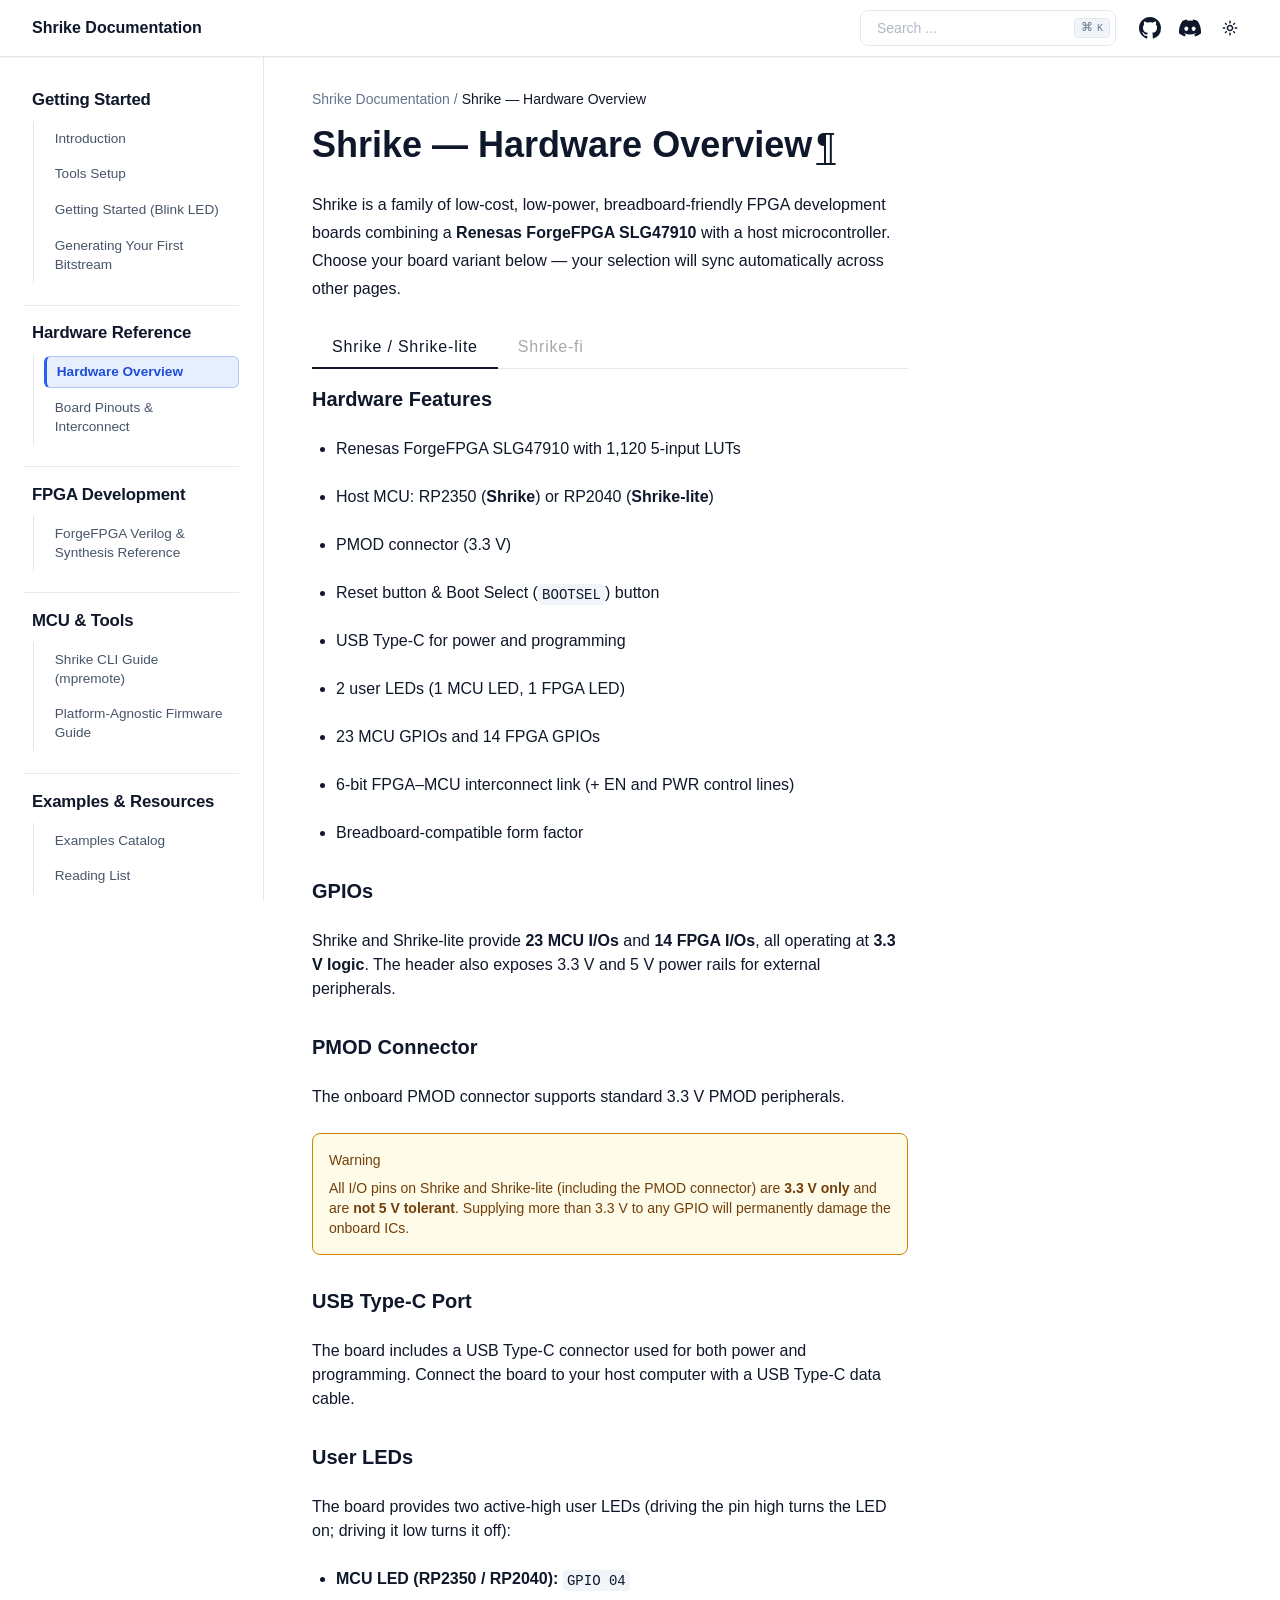
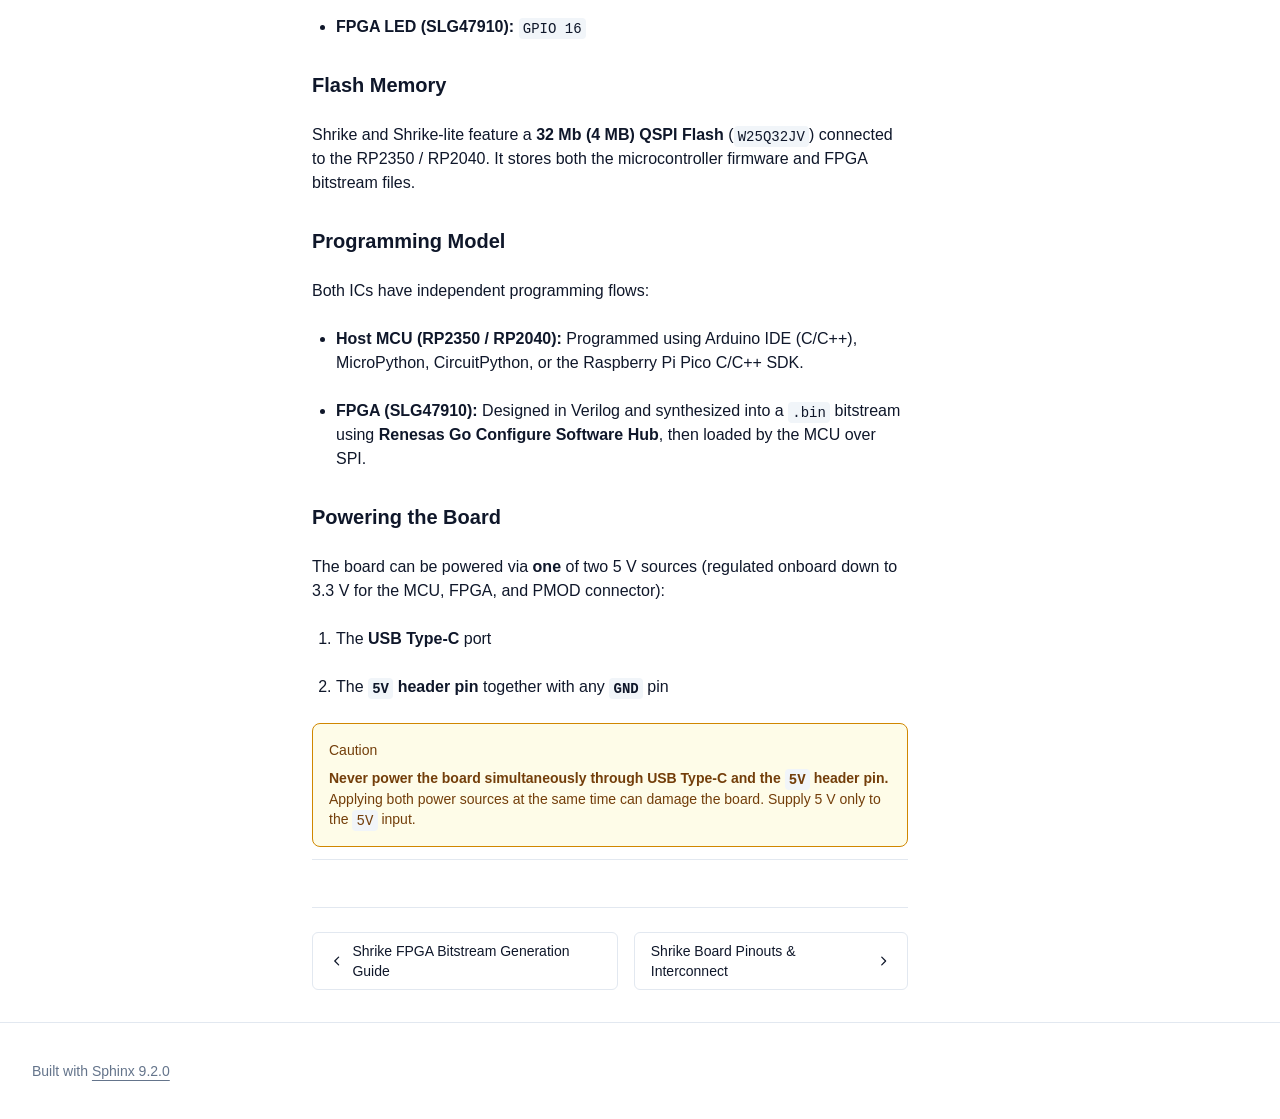
<file: docs/hardware_overview.html>
<!DOCTYPE html>

<html :class="{ 'dark' : darkMode === true }" data-content_root="./" lang="en" x-data="{ darkMode: $persist(window.matchMedia('(prefers-color-scheme: dark)').matches), activeSection: ''}">
<head>
<script>
    (function () {
      // Set initial color scheme
      if ((localStorage.getItem("_x_darkMode") === "true") || (window.matchMedia("(prefers-color-scheme: dark)").matches)) {
        document.documentElement.classList.add("dark");
      }

      // Watch for media preference changes
      window.matchMedia("(prefers-color-scheme: dark)").addEventListener("change", (event) => {
        localStorage.setItem("_x_darkMode", event.matches);
        document.documentElement.classList.toggle("dark", event.matches);
      });
    })();
  </script>
<meta content="width=device-width, initial-scale=1.0" name="viewport"/>
<meta charset="utf-8"/>
<meta content="#ffffff" media="(prefers-color-scheme: light)" name="theme-color"/>
<meta content="#030711" media="(prefers-color-scheme: dark)" name="theme-color"/>
<meta content="width=device-width, initial-scale=1" name="viewport"/>
<title>Shrike — Hardware Overview | Shrike Documentation</title>
<meta content="Shrike — Hardware Overview | Shrike Documentation" property="og:title"/>
<meta content="Shrike — Hardware Overview | Shrike Documentation" name="twitter:title"/>
<link href="_static/pygments.css?v=e72c8e07" rel="stylesheet" type="text/css"/>
<link href="_static/theme.css?v=009055c6" rel="stylesheet" type="text/css"/>
<link href="_static/sphinx-design.min.css?v=6a604523" rel="stylesheet" type="text/css"/>
<link href="_static/custom.css?v=30180e07" rel="stylesheet" type="text/css"/>
<link href="_static/awesome-sphinx-design.css?v=b41b1d54" rel="stylesheet" type="text/css"/>
<link href="_static/vicharak_icon.png" rel="icon"/>
<link href="search.html" rel="search" title="Search"/>
<link href="genindex.html" rel="index" title="Index"/>
<link href="shrike_pinouts.html" rel="next" title="Shrike Board Pinouts &amp; Interconnect"/>
<link href="generating_your_first_bitstream.html" rel="prev" title="Shrike FPGA Bitstream Generation Guide"/>
<script type="text/javascript">
    (function(c,l,a,r,i,t,y){
        c[a]=c[a]||function(){(c[a].q=c[a].q||[]).push(arguments)};
        t=l.createElement(r);t.async=1;t.src="https://www.clarity.ms/tag/"+i;
        y=l.getElementsByTagName(r)[0];y.parentNode.insertBefore(t,y);
    })(window, document, "clarity", "script", "xuzceme2jg");
</script>
</head>
<body :class="{ 'overflow-hidden': showSidebar }" @scroll.window="showScrollTop = pageYOffset &gt; 100" class="min-h-screen font-sans antialiased bg-background text-foreground" x-data="{ showSidebar: false, showScrollTop: false }">
<div @click.self="showSidebar = false" class="fixed inset-0 z-50 overflow-hidden bg-background/80 backdrop-blur-sm md:hidden" x-cloak="" x-show="showSidebar"></div><div class="relative flex flex-col min-h-screen" id="page"><a class="absolute top-0 left-0 z-[100] block bg-background p-4 text-xl transition -translate-x-full opacity-0 focus:translate-x-0 focus:opacity-100" href="#content">
      Skip to content
    </a><header class="sticky top-0 z-40 w-full border-b shadow-xs border-border bg-background/90 backdrop-blur"><div class="container flex items-center h-14">
<div class="hidden mr-4 md:flex">
<a class="flex items-center mr-6" href="index.html"><span class="hidden font-bold sm:inline-block text-clip whitespace-nowrap">Shrike Documentation</span>
</a></div><button @click="showSidebar = true" class="inline-flex items-center justify-center h-10 px-0 py-2 mr-2 text-base font-medium transition-colors rounded-md hover:text-accent-foreground hover:bg-transparent md:hidden" type="button">
<svg aria-hidden="true" fill="currentColor" height="24" viewbox="0 96 960 960" width="24" xmlns="http://www.w3.org/2000/svg">
<path d="M152.587 825.087q-19.152 0-32.326-13.174t-13.174-32.326q0-19.152 13.174-32.326t32.326-13.174h440q19.152 0 32.326 13.174t13.174 32.326q0 19.152-13.174 32.326t-32.326 13.174h-440Zm0-203.587q-19.152 0-32.326-13.174T107.087 576q0-19.152 13.174-32.326t32.326-13.174h320q19.152 0 32.326 13.174T518.087 576q0 19.152-13.174 32.326T472.587 621.5h-320Zm0-203.587q-19.152 0-32.326-13.174t-13.174-32.326q0-19.152 13.174-32.326t32.326-13.174h440q19.152 0 32.326 13.174t13.174 32.326q0 19.152-13.174 32.326t-32.326 13.174h-440ZM708.913 576l112.174 112.174q12.674 12.674 12.674 31.826t-12.674 31.826Q808.413 764.5 789.261 764.5t-31.826-12.674l-144-144Q600 594.391 600 576t13.435-31.826l144-144q12.674-12.674 31.826-12.674t31.826 12.674q12.674 12.674 12.674 31.826t-12.674 31.826L708.913 576Z"></path>
</svg>
<span class="sr-only">Toggle navigation menu</span>
</button>
<div class="flex items-center justify-between flex-1 gap-2 sm:gap-4 md:justify-end">
<div class="flex-1 w-full md:w-auto md:flex-none"><form @keydown.k.window.meta="$refs.search.focus()" action="search.html" class="relative flex items-center group" id="searchbox" method="get">
<input aria-label="Search the docs" class="inline-flex items-center font-medium transition-colors bg-transparent focus-visible:outline-none focus-visible:ring-2 focus-visible:ring-ring focus-visible:ring-offset-2 ring-offset-background border border-input hover:bg-accent focus:bg-accent hover:text-accent-foreground focus:text-accent-foreground hover:placeholder-accent-foreground py-2 px-4 relative h-9 w-full justify-start rounded-[0.5rem] text-sm text-muted-foreground sm:pr-12 md:w-40 lg:w-64" id="search-input" name="q" placeholder="Search ..." type="search" x-ref="search"/>
<kbd class="pointer-events-none absolute right-1.5 top-2 hidden h-5 select-none text-muted-foreground items-center gap-1 rounded border border-border bg-muted px-1.5 font-mono text-[10px] font-medium opacity-100 sm:flex group-hover:bg-accent group-hover:text-accent-foreground">
<span class="text-xs">⌘</span>
    K
  </kbd>
</form>
</div>
<nav class="flex items-center gap-1">
<a href="https://github.com/vicharak-in/shrike" rel="noopener nofollow" title="Visit Shrike on GitHub">
<div class="inline-flex items-center justify-center px-0 text-sm font-medium transition-colors rounded-md hover:bg-accent hover:text-accent-foreground h-9 w-9">
<svg aria-hidden="true" fill="currentColor" height="22" viewbox="0 0 16 16" width="22"><path d="M8 0C3.58 0 0 3.58 0 8c0 3.54 2.29 6.53 5.47 7.59.4.07.55-.17.55-.38 0-.19-.01-.82-.01-1.49-2.01.37-2.53-.49-2.69-.94-.09-.23-.48-.94-.82-1.13-.28-.15-.68-.52-.01-.53.63-.01 1.08.58 1.23.82.72 1.21 1.87.87 2.33.66.07-.52.28-.87.51-1.07-1.78-.2-3.64-.89-3.64-3.95 0-.87.31-1.59.82-2.15-.08-.2-.36-1.02.08-2.12 0 0 .67-.21 2.2.82.64-.18 1.32-.27 2-.27s1.36.09 2 .27c1.53-1.04 2.2-.82 2.2-.82.44 1.1.16 1.92.08 2.12.51.56.82 1.27.82 2.15 0 3.07-1.87 3.75-3.65 3.95.29.25.54.73.54 1.48 0 1.07-.01 1.93-.01 2.2 0 .21.15.46.55.38A8.01 8.01 0 0 0 16 8c0-4.42-3.58-8-8-8"></path></svg>
</div>
</a>
<a href="https://discord.com/invite/EhQy97CQ9G" rel="noopener nofollow" title="Visit Vicharak Discord">
<div class="inline-flex items-center justify-center px-0 text-sm font-medium transition-colors rounded-md hover:bg-accent hover:text-accent-foreground h-9 w-9">
<svg aria-hidden="true" fill="currentColor" height="22" viewbox="0 0 24 24" width="22"><path d="M20.317 4.37a19.8 19.8 0 0 0-4.885-1.515.074.074 0 0 0-.079.037c-.21.375-.444.864-.608 1.25a18.27 18.27 0 0 0-5.487 0 12.64 12.64 0 0 0-.617-1.25.077.077 0 0 0-.079-.037A19.74 19.74 0 0 0 3.677 4.37a.07.07 0 0 0-.032.027C.533 9.046-.32 13.58.099 18.057a.082.082 0 0 0 .031.057 19.9 19.9 0 0 0 5.993 3.03.078.078 0 0 0 .084-.028c.462-.63.874-1.295 1.226-1.994a.076.076 0 0 0-.041-.106 13.1 13.1 0 0 1-1.872-.892.077.077 0 0 1-.008-.128 10.2 10.2 0 0 0 .372-.292.074.074 0 0 1 .077-.01c3.928 1.793 8.18 1.793 12.062 0a.074.074 0 0 1 .078.01c.12.098.246.198.373.292a.077.077 0 0 1-.006.127 12.3 12.3 0 0 1-1.873.892.077.077 0 0 0-.041.107c.36.698.772 1.362 1.225 1.993a.076.076 0 0 0 .084.028 19.84 19.84 0 0 0 6.002-3.03.077.077 0 0 0 .032-.054c.5-5.177-.838-9.674-3.549-13.66a.061.061 0 0 0-.031-.029zM8.02 15.33c-1.183 0-2.157-1.085-2.157-2.419 0-1.333.956-2.419 2.157-2.419 1.21 0 2.176 1.096 2.157 2.42 0 1.333-.956 2.418-2.157 2.418zm7.975 0c-1.183 0-2.157-1.085-2.157-2.419 0-1.333.955-2.419 2.157-2.419 1.21 0 2.176 1.096 2.157 2.42 0 1.333-.946 2.418-2.157 2.418z"></path></svg>
</div>
</a>
<button @click="darkMode = !darkMode" class="relative inline-flex items-center justify-center px-0 text-sm font-medium transition-colors rounded-md hover:bg-accent hover:text-accent-foreground h-9 w-9" title="Toggle color scheme" type="button">
<svg class="absolute transition-all scale-100 rotate-0 dark:-rotate-90 dark:scale-0" fill="currentColor" height="16" viewbox="0 96 960 960" width="16" xmlns="http://www.w3.org/2000/svg">
<path d="M480 685q45.456 0 77.228-31.772Q589 621.456 589 576q0-45.456-31.772-77.228Q525.456 467 480 467q-45.456 0-77.228 31.772Q371 530.544 371 576q0 45.456 31.772 77.228Q434.544 685 480 685Zm0 91q-83 0-141.5-58.5T280 576q0-83 58.5-141.5T480 376q83 0 141.5 58.5T680 576q0 83-58.5 141.5T480 776ZM80 621.5q-19.152 0-32.326-13.174T34.5 576q0-19.152 13.174-32.326T80 530.5h80q19.152 0 32.326 13.174T205.5 576q0 19.152-13.174 32.326T160 621.5H80Zm720 0q-19.152 0-32.326-13.174T754.5 576q0-19.152 13.174-32.326T800 530.5h80q19.152 0 32.326 13.174T925.5 576q0 19.152-13.174 32.326T880 621.5h-80Zm-320-320q-19.152 0-32.326-13.174T434.5 256v-80q0-19.152 13.174-32.326T480 130.5q19.152 0 32.326 13.174T525.5 176v80q0 19.152-13.174 32.326T480 301.5Zm0 720q-19.152 0-32.326-13.17Q434.5 995.152 434.5 976v-80q0-19.152 13.174-32.326T480 850.5q19.152 0 32.326 13.174T525.5 896v80q0 19.152-13.174 32.33-13.174 13.17-32.326 13.17ZM222.174 382.065l-43-42Q165.5 327.391 166 308.239t13.174-33.065q13.435-13.674 32.587-13.674t32.065 13.674l42.239 43q12.674 13.435 12.555 31.706-.12 18.272-12.555 31.946-12.674 13.674-31.445 13.413-18.772-.261-32.446-13.174Zm494 494.761-42.239-43q-12.674-13.435-12.674-32.087t12.674-31.565Q686.609 756.5 705.38 757q18.772.5 32.446 13.174l43 41.761Q794.5 824.609 794 843.761t-13.174 33.065Q767.391 890.5 748.239 890.5t-32.065-13.674Zm-42-494.761Q660.5 369.391 661 350.62q.5-18.772 13.174-32.446l41.761-43Q728.609 261.5 747.761 262t33.065 13.174q13.674 13.435 13.674 32.587t-13.674 32.065l-43 42.239q-13.435 12.674-31.706 12.555-18.272-.12-31.946-12.555Zm-495 494.761Q165.5 863.391 165.5 844.239t13.674-32.065l43-42.239q13.435-12.674 32.087-12.674t31.565 12.674Q299.5 782.609 299 801.38q-.5 18.772-13.174 32.446l-41.761 43Q231.391 890.5 212.239 890t-33.065-13.174ZM480 576Z"></path>
</svg>
<svg class="absolute transition-all scale-0 rotate-90 dark:rotate-0 dark:scale-100" fill="currentColor" height="16" viewbox="0 96 960 960" width="16" xmlns="http://www.w3.org/2000/svg">
<path d="M480 936q-151 0-255.5-104.5T120 576q0-138 90-239.5T440 218q25-3 39 18t-1 44q-17 26-25.5 55t-8.5 61q0 90 63 153t153 63q31 0 61.5-9t54.5-25q21-14 43-1.5t19 39.5q-14 138-117.5 229T480 936Zm0-80q88 0 158-48.5T740 681q-20 5-40 8t-40 3q-123 0-209.5-86.5T364 396q0-20 3-40t8-40q-78 32-126.5 102T200 576q0 116 82 198t198 82Zm-10-270Z"></path>
</svg>
</button>
</nav>
</div>
</div>
</header>
<div class="flex-1"><div class="container md:grid md:grid-cols-[220px_minmax(0,1fr)] md:gap-6 lg:grid-cols-[240px_minmax(0,1fr)] lg:gap-10"><aside :aria-hidden="!showSidebar" :class="{ 'translate-x-0': showSidebar }" class="fixed inset-y-0 left-0 md:top-14 z-50 md:z-30 bg-background md:bg-transparent transition-all duration-100 -translate-x-full md:translate-x-0 ml-0 p-6 md:p-0 md:-ml-2 md:h-[calc(100vh-3.5rem)] w-5/6 md:w-full overflow-y-auto border-r border-border md:sticky" id="left-sidebar">
<a class="justify-start text-sm md:!hidden bg-background" href="index.html"><span class="font-bold text-clip whitespace-nowrap">Shrike Documentation</span>
</a>
<div class="relative overflow-hidden md:overflow-auto my-4 md:my-0">
<div class="overflow-y-auto h-full w-full relative pr-6"><nav class="table w-full min-w-full my-6 lg:my-8">
<p class="caption" role="heading"><span class="caption-text">Getting Started</span></p>
<ul>
<li class="toctree-l1"><a class="reference internal" href="introduction.html">Introduction</a></li>
<li class="toctree-l1"><a class="reference internal" href="tools_setup_guide.html">Tools Setup</a></li>
<li class="toctree-l1"><a class="reference internal" href="getting_started.html">Getting Started (Blink LED)</a></li>
<li class="toctree-l1"><a class="reference internal" href="generating_your_first_bitstream.html">Generating Your First Bitstream</a></li>
</ul>
<p class="caption" role="heading"><span class="caption-text">Hardware Reference</span></p>
<ul class="current">
<li class="toctree-l1 current"><a class="current reference internal" href="#">Hardware Overview</a></li>
<li class="toctree-l1"><a class="reference internal" href="shrike_pinouts.html">Board Pinouts &amp; Interconnect</a></li>
</ul>
<p class="caption" role="heading"><span class="caption-text">FPGA Development</span></p>
<ul>
<li class="toctree-l1"><a class="reference internal" href="verilog_style_guide.html">ForgeFPGA Verilog &amp; Synthesis Reference</a></li>
</ul>
<p class="caption" role="heading"><span class="caption-text">MCU &amp; Tools</span></p>
<ul>
<li class="toctree-l1"><a class="reference internal" href="shrike_cli_guide.html">Shrike CLI Guide (mpremote)</a></li>
<li class="toctree-l1"><a class="reference internal" href="PLATFORM_AGNOSTIC_FIRMWARE_GUIDE.html">Platform-Agnostic Firmware Guide</a></li>
</ul>
<p class="caption" role="heading"><span class="caption-text">Examples &amp; Resources</span></p>
<ul>
<li class="toctree-l1"><a class="reference internal" href="examples.html">Examples Catalog</a></li>
<li class="toctree-l1"><a class="reference internal" href="reading_list.html">Reading List</a></li>
</ul>
</nav>
</div>
</div>
<button @click="showSidebar = false" class="absolute md:hidden right-4 top-4 rounded-sm opacity-70 transition-opacity hover:opacity-100" type="button">
<svg class="h-4 w-4" fill="currentColor" height="24" stroke="none" viewbox="0 96 960 960" width="24" xmlns="http://www.w3.org/2000/svg">
<path d="M480 632 284 828q-11 11-28 11t-28-11q-11-11-11-28t11-28l196-196-196-196q-11-11-11-28t11-28q11-11 28-11t28 11l196 196 196-196q11-11 28-11t28 11q11 11 11 28t-11 28L536 576l196 196q11 11 11 28t-11 28q-11 11-28 11t-28-11L480 632Z"></path>
</svg>
</button>
</aside>
<main class="relative py-6 lg:gap-10 lg:py-8 xl:grid xl:grid-cols-[1fr_300px]">
<div class="w-full min-w-0 mx-auto">
<nav aria-label="breadcrumbs" class="flex items-center mb-4 space-x-1 text-sm text-muted-foreground">
<a class="overflow-hidden text-ellipsis whitespace-nowrap hover:text-foreground" href="index.html">
<span class="hidden md:inline">Shrike Documentation</span>
<svg aria-label="Home" class="md:hidden" fill="currentColor" height="18" stroke="none" viewbox="0 96 960 960" width="18" xmlns="http://www.w3.org/2000/svg">
<path d="M240 856h120V616h240v240h120V496L480 316 240 496v360Zm-80 80V456l320-240 320 240v480H520V696h-80v240H160Zm320-350Z"></path>
</svg>
</a>
<div class="mr-1">/</div><span aria-current="page" class="font-medium text-foreground overflow-hidden text-ellipsis whitespace-nowrap">Shrike — Hardware Overview</span>
</nav>
<div id="content" role="main">
<section id="hardware-overview">
<span id="shrike-hardware-overview"></span><span id="shrike--hardware-overview"></span><h1>Shrike — Hardware Overview<a class="headerlink" href="#hardware-overview" title="Link to this heading">¶</a></h1>
<p>Shrike is a family of low-cost, low-power, breadboard-friendly FPGA development boards combining a <strong>Renesas ForgeFPGA SLG47910</strong> with a host microcontroller. Choose your board variant below — your selection will sync automatically across other pages.</p>
<div class="sd-tab-set docutils">
<input checked="checked" id="sd-tab-item-0" name="sd-tab-set-0" type="radio"/>
<label aria-controls="sd-tab-item-0-content" class="sd-tab-label" data-sync-group="tab" data-sync-id="shrike-rp" for="sd-tab-item-0">
Shrike / Shrike-lite</label><div class="sd-tab-content docutils" id="sd-tab-item-0-content">
<p class="rubric" id="hardware-features">Hardware Features</p>
<ul class="simple">
<li><p>Renesas ForgeFPGA SLG47910 with 1,120 5-input LUTs</p></li>
<li><p>Host MCU: RP2350 (<strong>Shrike</strong>) or RP2040 (<strong>Shrike-lite</strong>)</p></li>
<li><p>PMOD connector (3.3 V)</p></li>
<li><p>Reset button &amp; Boot Select (<code class="docutils literal notranslate"><span class="pre">BOOTSEL</span></code>) button</p></li>
<li><p>USB Type-C for power and programming</p></li>
<li><p>2 user LEDs (1 MCU LED, 1 FPGA LED)</p></li>
<li><p>23 MCU GPIOs and 14 FPGA GPIOs</p></li>
<li><p>6-bit FPGA–MCU interconnect link (+ EN and PWR control lines)</p></li>
<li><p>Breadboard-compatible form factor</p></li>
</ul>
<p class="rubric" id="gpios">GPIOs</p>
<p>Shrike and Shrike-lite provide <strong>23 MCU I/Os</strong> and <strong>14 FPGA I/Os</strong>, all operating at <strong>3.3 V logic</strong>. The header also exposes 3.3 V and 5 V power rails for external peripherals.</p>
<p class="rubric" id="pmod-connector">PMOD Connector</p>
<p>The onboard PMOD connector supports standard 3.3 V PMOD peripherals.</p>
<div class="admonition warning">
<p class="admonition-title">Warning</p>
<p>All I/O pins on Shrike and Shrike-lite (including the PMOD connector) are <strong>3.3 V only</strong> and are <strong>not 5 V tolerant</strong>. Supplying more than 3.3 V to any GPIO will permanently damage the onboard ICs.</p>
</div>
<p class="rubric" id="usb-type-c-port">USB Type-C Port</p>
<p>The board includes a USB Type-C connector used for both power and programming. Connect the board to your host computer with a USB Type-C data cable.</p>
<p class="rubric" id="user-leds">User LEDs</p>
<p>The board provides two active-high user LEDs (driving the pin high turns the LED on; driving it low turns it off):</p>
<ul class="simple">
<li><p><strong>MCU LED (RP2350 / RP2040):</strong> <code class="docutils literal notranslate"><span class="pre">GPIO</span> <span class="pre">04</span></code></p></li>
<li><p><strong>FPGA LED (SLG47910):</strong> <code class="docutils literal notranslate"><span class="pre">GPIO</span> <span class="pre">16</span></code></p></li>
</ul>
<p class="rubric" id="flash-memory">Flash Memory</p>
<p>Shrike and Shrike-lite feature a <strong>32 Mb (4 MB) QSPI Flash</strong> (<code class="docutils literal notranslate"><span class="pre">W25Q32JV</span></code>) connected to the RP2350 / RP2040. It stores both the microcontroller firmware and FPGA bitstream files.</p>
<p class="rubric" id="programming-model">Programming Model</p>
<p>Both ICs have independent programming flows:</p>
<ul class="simple">
<li><p><strong>Host MCU (RP2350 / RP2040):</strong> Programmed using Arduino IDE (C/C++), MicroPython, CircuitPython, or the Raspberry Pi Pico C/C++ SDK.</p></li>
<li><p><strong>FPGA (SLG47910):</strong> Designed in Verilog and synthesized into a <code class="docutils literal notranslate"><span class="pre">.bin</span></code> bitstream using <strong>Renesas Go Configure Software Hub</strong>, then loaded by the MCU over SPI.</p></li>
</ul>
<p class="rubric" id="powering-the-board">Powering the Board</p>
<p>The board can be powered via <strong>one</strong> of two 5 V sources (regulated onboard down to 3.3 V for the MCU, FPGA, and PMOD connector):</p>
<ol class="arabic simple">
<li><p>The <strong>USB Type-C</strong> port</p></li>
<li><p>The <strong><code class="docutils literal notranslate"><span class="pre">5V</span></code> header pin</strong> together with any <strong><code class="docutils literal notranslate"><span class="pre">GND</span></code></strong> pin</p></li>
</ol>
<div class="admonition caution">
<p class="admonition-title">Caution</p>
<p><strong>Never power the board simultaneously through USB Type-C and the <code class="docutils literal notranslate"><span class="pre">5V</span></code> header pin.</strong> Applying both power sources at the same time can damage the board. Supply 5 V only to the <code class="docutils literal notranslate"><span class="pre">5V</span></code> input.</p>
</div>
</div>
<input id="sd-tab-item-1" name="sd-tab-set-0" type="radio"/>
<label aria-controls="sd-tab-item-1-content" class="sd-tab-label" data-sync-group="tab" data-sync-id="shrike-fi" for="sd-tab-item-1">
Shrike-fi</label><div class="sd-tab-content docutils" id="sd-tab-item-1-content">
<p class="rubric" id="id1"><span id="hardware-features-1"></span>Hardware Features</p>
<ul class="simple">
<li><p>Renesas ForgeFPGA SLG47910 with 1,120 5-input LUTs</p></li>
<li><p>Host MCU: Espressif <strong>ESP32-S3</strong> (2.4 GHz Wi-Fi 4 + Bluetooth 5 LE)</p></li>
<li><p>PMOD connector (3.3 V)</p></li>
<li><p>Reset button &amp; Boot Select button</p></li>
<li><p>Dual USB Type-C connectors for power and programming</p></li>
<li><p>2 user LEDs (1 MCU LED, 1 FPGA LED)</p></li>
<li><p>24 MCU GPIOs and 14 FPGA GPIOs</p></li>
<li><p>4-bit FPGA–MCU interconnect link (+ EN and PWR control lines)</p></li>
<li><p>Optional unpopulated footprints for 8 MB QSPI PSRAM and onboard Li-ion BMS</p></li>
<li><p>Breadboard-compatible form factor</p></li>
</ul>
<p class="rubric" id="id2"><span id="gpios-1"></span>GPIOs</p>
<p>Shrike-fi provides <strong>24 MCU I/Os</strong> and <strong>14 FPGA I/Os</strong>, all operating at <strong>3.3 V logic</strong>. The header also exposes 3.3 V and 5 V power rails for external peripherals.</p>
<p class="rubric" id="id3"><span id="pmod-connector-1"></span>PMOD Connector</p>
<p>The onboard PMOD connector supports standard 3.3 V PMOD peripherals.</p>
<div class="admonition warning">
<p class="admonition-title">Warning</p>
<p>All I/O pins on Shrike-fi (including the PMOD connector) are <strong>3.3 V only</strong> and are <strong>not 5 V tolerant</strong>. Supplying more than 3.3 V to any GPIO will permanently damage the onboard ICs.</p>
</div>
<p class="rubric" id="usb-type-c-ports">USB Type-C Ports</p>
<p>Shrike-fi includes two USB Type-C connectors for programming and power. Connect the board to your host computer with a USB Type-C data cable.</p>
<p class="rubric" id="id4"><span id="user-leds-1"></span>User LEDs</p>
<p>The board provides two active-high user LEDs (driving the pin high turns the LED on; driving it low turns it off):</p>
<ul class="simple">
<li><p><strong>MCU LED (ESP32-S3):</strong> <code class="docutils literal notranslate"><span class="pre">GPIO</span> <span class="pre">21</span></code></p></li>
<li><p><strong>FPGA LED (SLG47910):</strong> <code class="docutils literal notranslate"><span class="pre">GPIO</span> <span class="pre">16</span></code></p></li>
</ul>
<p class="rubric" id="wi-fi-and-ble">Wi-Fi and BLE</p>
<p>Powered by the ESP32-S3, Shrike-fi natively supports <strong>2.4 GHz 802.11 b/g/n Wi-Fi 4</strong> and <strong>Bluetooth 5 (LE)</strong>.</p>
<p class="rubric" id="flash-optional-psram"><span id="flash--optional-psram"></span>Flash &amp; Optional PSRAM</p>
<p>Shrike-fi includes onboard QSPI Flash connected to the ESP32-S3 to store firmware and FPGA bitstreams (and an optional 8 MB QSPI PSRAM footprint).</p>
<div class="admonition note">
<p class="admonition-title">Note</p>
<p>The base version of Shrike-fi ships with the PSRAM and Battery Management System footprints unpopulated (DNP). You can solder these components yourself using the BOM and designator reference below.</p>
</div>
<p class="rubric" id="optional-add-ons">Optional Add-Ons</p>
<p>Shrike-fi includes footprints for two optional hardware add-ons:</p>
<p class="rubric" id="psram-u10"><span id="1-psram-u10"></span>1. PSRAM (<code class="docutils literal notranslate"><span class="pre">U10</span></code>)</p>
<p>Shrike-fi supports an optional <strong>8 MB QSPI PSRAM</strong>. Depending on the variant purchased, it may arrive pre-soldered or left unpopulated.</p>
<ul class="simple">
<li><p><strong>Part Number:</strong> <code class="docutils literal notranslate"><span class="pre">LY68L6400SLIT</span></code></p></li>
<li><p><strong>PCB Designator:</strong> <code class="docutils literal notranslate"><span class="pre">U10</span></code></p></li>
</ul>
<p class="rubric" id="battery-management-system-bms"><span id="2-battery-management-system-bms"></span>2. Battery Management System (BMS)</p>
<p>Shrike-fi includes an unpopulated onboard Li-ion battery charging and protection circuit (DNP on the base board). If you wish to populate it yourself, the complete BOM is listed below:</p>
<table class="docutils align-default">
<thead>
<tr class="row-odd"><th class="head"><p>Designator</p></th>
<th class="head"><p>Description</p></th>
<th class="head"><p>Value</p></th>
<th class="head"><p>Manufacturer Part Number</p></th>
<th class="head"><p>Package</p></th>
<th class="head"><p>Qty</p></th>
<th class="head"><p>Type</p></th>
</tr>
</thead>
<tbody>
<tr class="row-even"><td><p><code class="docutils literal notranslate"><span class="pre">C9</span></code></p></td>
<td><p>100nF, 10V, X7R, ±10%, 0402, MLCC</p></td>
<td><p>100nF</p></td>
<td><p><code class="docutils literal notranslate"><span class="pre">CC0402KRX7R6BB104</span></code></p></td>
<td><p>0402</p></td>
<td><p>1</p></td>
<td><p>Capacitor</p></td>
</tr>
<tr class="row-odd"><td><p><code class="docutils literal notranslate"><span class="pre">C10,</span> <span class="pre">C11,</span> <span class="pre">C12</span></code></p></td>
<td><p>10uF, 10V, X5R, ±10%, 0603, MLCC</p></td>
<td><p>10uF</p></td>
<td><p><code class="docutils literal notranslate"><span class="pre">CL10A106KP8NNNC</span></code></p></td>
<td><p>0603</p></td>
<td><p>3</p></td>
<td><p>Capacitor</p></td>
</tr>
<tr class="row-even"><td><p><code class="docutils literal notranslate"><span class="pre">D9</span></code></p></td>
<td><p>Orange LED 0603</p></td>
<td><p>ORANGE LED</p></td>
<td><p><code class="docutils literal notranslate"><span class="pre">XL-1608UOC-06</span></code></p></td>
<td><p>0603</p></td>
<td><p>1</p></td>
<td><p>LED</p></td>
</tr>
<tr class="row-odd"><td><p><code class="docutils literal notranslate"><span class="pre">D10</span></code></p></td>
<td><p>Green LED 0603</p></td>
<td><p>GREEN LED</p></td>
<td><p><code class="docutils literal notranslate"><span class="pre">XL-1608UGC-04</span></code></p></td>
<td><p>0603</p></td>
<td><p>1</p></td>
<td><p>LED</p></td>
</tr>
<tr class="row-even"><td><p><code class="docutils literal notranslate"><span class="pre">J3</span></code></p></td>
<td><p>2-pin 2.5mm right-angle through-hole header</p></td>
<td><p>—</p></td>
<td><p><code class="docutils literal notranslate"><span class="pre">XY-XHB2.54-2A21</span></code></p></td>
<td><p>TH, P=2.5mm</p></td>
<td><p>1</p></td>
<td><p>Connector</p></td>
</tr>
<tr class="row-odd"><td><p><code class="docutils literal notranslate"><span class="pre">R5</span></code></p></td>
<td><p>Resistor 100 ohm, 1%, 0402</p></td>
<td><p>100R</p></td>
<td><p><code class="docutils literal notranslate"><span class="pre">RC0402FR-07100RL</span></code></p></td>
<td><p>0402</p></td>
<td><p>1</p></td>
<td><p>Resistor</p></td>
</tr>
<tr class="row-even"><td><p><code class="docutils literal notranslate"><span class="pre">R6,</span> <span class="pre">R7,</span> <span class="pre">R11,</span> <span class="pre">R12</span></code></p></td>
<td><p>Resistor 1 kohm, 1%, 0402</p></td>
<td><p>1K</p></td>
<td><p><code class="docutils literal notranslate"><span class="pre">RC0402FR-071KL</span></code></p></td>
<td><p>0402</p></td>
<td><p>4</p></td>
<td><p>Resistor</p></td>
</tr>
<tr class="row-odd"><td><p><code class="docutils literal notranslate"><span class="pre">R8</span></code></p></td>
<td><p>Resistor 402 ohm, ±1%, 62.5mW, 0402</p></td>
<td><p>402R</p></td>
<td><p><code class="docutils literal notranslate"><span class="pre">0402WGF4020TCE</span></code></p></td>
<td><p>0402</p></td>
<td><p>1</p></td>
<td><p>Resistor</p></td>
</tr>
<tr class="row-even"><td><p><code class="docutils literal notranslate"><span class="pre">R9</span></code></p></td>
<td><p>Resistor 0 ohm, 1%, 0402</p></td>
<td><p>0R</p></td>
<td><p><code class="docutils literal notranslate"><span class="pre">RC0402FR-070RL</span></code></p></td>
<td><p>0402</p></td>
<td><p>1</p></td>
<td><p>Resistor</p></td>
</tr>
<tr class="row-odd"><td><p><code class="docutils literal notranslate"><span class="pre">R10</span></code></p></td>
<td><p>Resistor 0 ohm, ±1%, 125mW, 0805</p></td>
<td><p>0R</p></td>
<td><p><code class="docutils literal notranslate"><span class="pre">0805W8F0000T5E</span></code></p></td>
<td><p>0805</p></td>
<td><p>1</p></td>
<td><p>Resistor</p></td>
</tr>
<tr class="row-even"><td><p><code class="docutils literal notranslate"><span class="pre">U2</span></code></p></td>
<td><p>Lithium Battery Protection IC (DW01A)</p></td>
<td><p>DW01A</p></td>
<td><p><code class="docutils literal notranslate"><span class="pre">DW01A</span></code></p></td>
<td><p>SOT23-6</p></td>
<td><p>1</p></td>
<td><p>IC</p></td>
</tr>
<tr class="row-odd"><td><p><code class="docutils literal notranslate"><span class="pre">U3</span></code></p></td>
<td><p>Power Switch IC</p></td>
<td><p>—</p></td>
<td><p><code class="docutils literal notranslate"><span class="pre">TPS2113ADRBR</span></code></p></td>
<td><p>VSON-8</p></td>
<td><p>1</p></td>
<td><p>IC</p></td>
</tr>
<tr class="row-even"><td><p><code class="docutils literal notranslate"><span class="pre">U4</span></code></p></td>
<td><p>Lithium Battery Charger, 1A, 5V (TP4056)</p></td>
<td><p>—</p></td>
<td><p><code class="docutils literal notranslate"><span class="pre">TP4056</span></code></p></td>
<td><p>SOP8</p></td>
<td><p>1</p></td>
<td><p>IC</p></td>
</tr>
<tr class="row-odd"><td><p><code class="docutils literal notranslate"><span class="pre">U5</span></code></p></td>
<td><p>Dual N-Channel -20V 6A MOSFET</p></td>
<td><p>—</p></td>
<td><p><code class="docutils literal notranslate"><span class="pre">FS8205A</span></code></p></td>
<td><p>TSSOP-8</p></td>
<td><p>1</p></td>
<td><p>IC</p></td>
</tr>
</tbody>
</table>
<p class="rubric" id="part-designators"><span id="3-part-designators"></span>3. Part Designators</p>
<p>Use the <a class="reference download internal" download="" href="_downloads/929045adf5d8d80a5799715335288eb3/Shrike_fi_designator.pdf"><span class="xref download myst">Shrike-fi Part Designators PDF</span></a> to locate the footprints when soldering the optional PSRAM or BMS parts.</p>
<p class="rubric" id="id5"><span id="programming-model-1"></span>Programming Model</p>
<p>Both ICs have independent programming flows:</p>
<ul class="simple">
<li><p><strong>Host MCU (ESP32-S3):</strong> Programmed using Arduino IDE (C/C++), MicroPython, or ESP-IDF.</p></li>
<li><p><strong>FPGA (SLG47910):</strong> Designed in Verilog and synthesized into a <code class="docutils literal notranslate"><span class="pre">.bin</span></code> bitstream using <strong>Renesas Go Configure Software Hub</strong>, then loaded by the MCU over SPI.</p></li>
</ul>
<p class="rubric" id="id6"><span id="powering-the-board-1"></span>Powering the Board</p>
<p>The board can be powered via <strong>one</strong> of two 5 V sources (regulated onboard down to 3.3 V for the ESP32-S3, FPGA, and PMOD connector):</p>
<ol class="arabic simple">
<li><p>The <strong>USB Type-C</strong> port</p></li>
<li><p>The <strong><code class="docutils literal notranslate"><span class="pre">5V</span></code> header pin</strong> together with any <strong><code class="docutils literal notranslate"><span class="pre">GND</span></code></strong> pin</p></li>
</ol>
<div class="admonition caution">
<p class="admonition-title">Caution</p>
<p><strong>Never power the board simultaneously through USB Type-C and the <code class="docutils literal notranslate"><span class="pre">5V</span></code> header pin.</strong> Applying both power sources at the same time can damage the board. Supply 5 V only to the <code class="docutils literal notranslate"><span class="pre">5V</span></code> input.</p>
</div>
</div>
</div>
</section>
</div><div class="flex justify-between items-center pt-6 mt-12 border-t border-border gap-4">
<div class="mr-auto">
<a class="inline-flex items-center justify-center rounded-md text-sm font-medium transition-colors border border-input hover:bg-accent hover:text-accent-foreground py-2 px-4" href="generating_your_first_bitstream.html">
<svg class="mr-2 h-4 w-4" fill="none" height="24" stroke="currentColor" stroke-linecap="round" stroke-linejoin="round" stroke-width="2" viewbox="0 0 24 24" width="24" xmlns="http://www.w3.org/2000/svg">
<polyline points="15 18 9 12 15 6"></polyline>
</svg>
        Shrike FPGA Bitstream Generation Guide
      </a>
</div>
<div class="ml-auto">
<a class="inline-flex items-center justify-center rounded-md text-sm font-medium transition-colors border border-input hover:bg-accent hover:text-accent-foreground py-2 px-4" href="shrike_pinouts.html">
        Shrike Board Pinouts &amp; Interconnect
        <svg class="ml-2 h-4 w-4" fill="none" height="24" stroke="currentColor" stroke-linecap="round" stroke-linejoin="round" stroke-width="2" viewbox="0 0 24 24" width="24" xmlns="http://www.w3.org/2000/svg">
<polyline points="9 18 15 12 9 6"></polyline>
</svg>
</a>
</div>
</div></div>
</main>
</div>
</div><footer class="py-6 border-t border-border md:py-0">
<div class="container flex flex-col items-center justify-between gap-4 md:h-24 md:flex-row">
<div class="flex flex-col items-center gap-4 px-8 md:flex-row md:gap-2 md:px-0">
<p class="text-sm leading-loose text-center text-muted-foreground md:text-left">Built with <a class="font-medium underline underline-offset-4" href="https://www.sphinx-doc.org" rel="noreferrer">Sphinx 9.2.0</a></p>
</div>
</div>
</footer>
</div><button :class="{'opacity-0 invisible' : !showScrollTop}" @click="window.scrollTo({top: 0, behavior: 'smooth'})" class="fixed bottom-8 right-8 p-2 z-10 rounded-sm bg-gray-700 text-xs text-white transition-all duration-1000 hover:bg-gray-950 focus:bg-gray-950" id="scrolltop" x-cloak="">
<svg aria-hidden="true" class="inline fill-current mb-[2px]" height="14" viewbox="0 96 960 960" width="14" xmlns="http://www.w3.org/2000/svg">
<path d="M450 896V370L202 618l-42-42 320-320 320 320-42 42-248-248v526h-60Z"></path>
</svg>
  Back to top
</button>
<script src="_static/documentation_options.js?v=f2a433a1"></script>
<script src="_static/doctools.js?v=fd6eb6e6"></script>
<script src="_static/sphinx_highlight.js?v=6ffebe34"></script>
<script defer="defer" src="_static/theme.js?v=49cc6205"></script>
<script data-sd-tabs-storage-prefix="sphinx-design-tab-id-" src="_static/design-tabs.js?v=fcb327ea"></script>
</body>
</html>
</file>
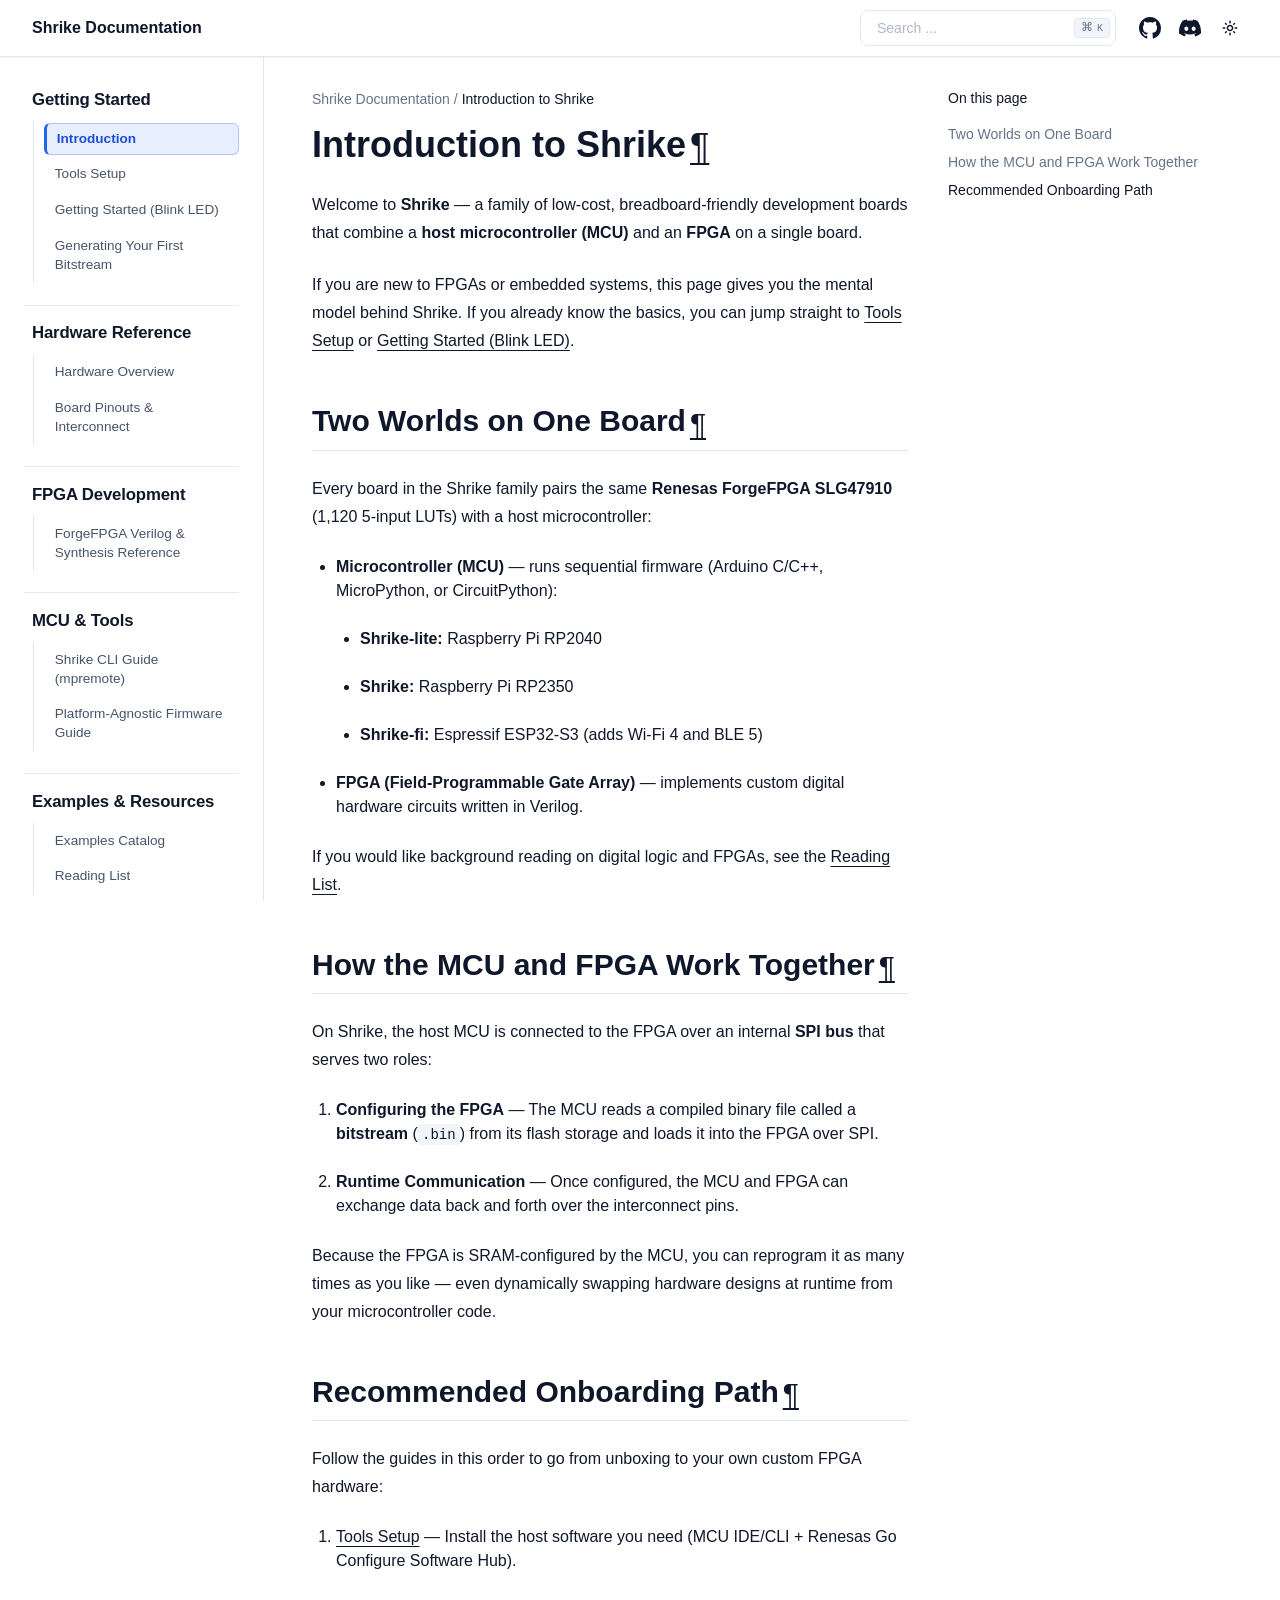
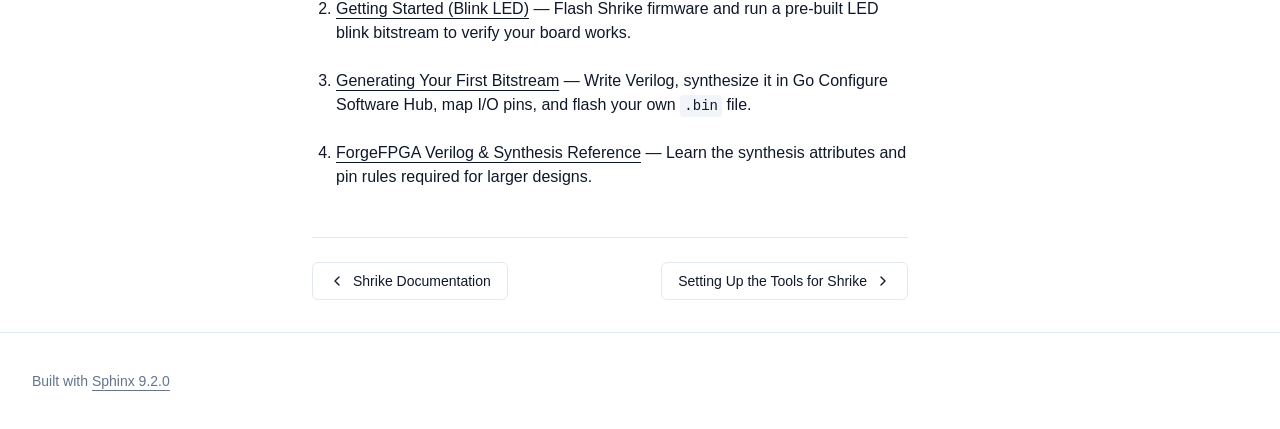
<file: docs/introduction.html>
<!DOCTYPE html>

<html :class="{ 'dark' : darkMode === true }" data-content_root="./" lang="en" x-data="{ darkMode: $persist(window.matchMedia('(prefers-color-scheme: dark)').matches), activeSection: ''}">
<head>
<script>
    (function () {
      // Set initial color scheme
      if ((localStorage.getItem("_x_darkMode") === "true") || (window.matchMedia("(prefers-color-scheme: dark)").matches)) {
        document.documentElement.classList.add("dark");
      }

      // Watch for media preference changes
      window.matchMedia("(prefers-color-scheme: dark)").addEventListener("change", (event) => {
        localStorage.setItem("_x_darkMode", event.matches);
        document.documentElement.classList.toggle("dark", event.matches);
      });
    })();
  </script>
<meta content="width=device-width, initial-scale=1.0" name="viewport"/>
<meta charset="utf-8"/>
<meta content="#ffffff" media="(prefers-color-scheme: light)" name="theme-color"/>
<meta content="#030711" media="(prefers-color-scheme: dark)" name="theme-color"/>
<meta content="width=device-width, initial-scale=1" name="viewport"/>
<title>Introduction to Shrike | Shrike Documentation</title>
<meta content="Introduction to Shrike | Shrike Documentation" property="og:title"/>
<meta content="Introduction to Shrike | Shrike Documentation" name="twitter:title"/>
<link href="_static/pygments.css?v=e72c8e07" rel="stylesheet" type="text/css"/>
<link href="_static/theme.css?v=009055c6" rel="stylesheet" type="text/css"/>
<link href="_static/sphinx-design.min.css?v=6a604523" rel="stylesheet" type="text/css"/>
<link href="_static/custom.css?v=30180e07" rel="stylesheet" type="text/css"/>
<link href="_static/awesome-sphinx-design.css?v=b41b1d54" rel="stylesheet" type="text/css"/>
<link href="_static/vicharak_icon.png" rel="icon"/>
<link href="search.html" rel="search" title="Search"/>
<link href="genindex.html" rel="index" title="Index"/>
<link href="tools_setup_guide.html" rel="next" title="Setting Up the Tools for Shrike"/>
<link href="index.html" rel="prev" title="Shrike Documentation"/>
<script type="text/javascript">
    (function(c,l,a,r,i,t,y){
        c[a]=c[a]||function(){(c[a].q=c[a].q||[]).push(arguments)};
        t=l.createElement(r);t.async=1;t.src="https://www.clarity.ms/tag/"+i;
        y=l.getElementsByTagName(r)[0];y.parentNode.insertBefore(t,y);
    })(window, document, "clarity", "script", "xuzceme2jg");
</script>
</head>
<body :class="{ 'overflow-hidden': showSidebar }" @scroll.window="showScrollTop = pageYOffset &gt; 100" class="min-h-screen font-sans antialiased bg-background text-foreground" x-data="{ showSidebar: false, showScrollTop: false }">
<div @click.self="showSidebar = false" class="fixed inset-0 z-50 overflow-hidden bg-background/80 backdrop-blur-sm md:hidden" x-cloak="" x-show="showSidebar"></div><div class="relative flex flex-col min-h-screen" id="page"><a class="absolute top-0 left-0 z-[100] block bg-background p-4 text-xl transition -translate-x-full opacity-0 focus:translate-x-0 focus:opacity-100" href="#content">
      Skip to content
    </a><header class="sticky top-0 z-40 w-full border-b shadow-xs border-border bg-background/90 backdrop-blur"><div class="container flex items-center h-14">
<div class="hidden mr-4 md:flex">
<a class="flex items-center mr-6" href="index.html"><span class="hidden font-bold sm:inline-block text-clip whitespace-nowrap">Shrike Documentation</span>
</a></div><button @click="showSidebar = true" class="inline-flex items-center justify-center h-10 px-0 py-2 mr-2 text-base font-medium transition-colors rounded-md hover:text-accent-foreground hover:bg-transparent md:hidden" type="button">
<svg aria-hidden="true" fill="currentColor" height="24" viewbox="0 96 960 960" width="24" xmlns="http://www.w3.org/2000/svg">
<path d="M152.587 825.087q-19.152 0-32.326-13.174t-13.174-32.326q0-19.152 13.174-32.326t32.326-13.174h440q19.152 0 32.326 13.174t13.174 32.326q0 19.152-13.174 32.326t-32.326 13.174h-440Zm0-203.587q-19.152 0-32.326-13.174T107.087 576q0-19.152 13.174-32.326t32.326-13.174h320q19.152 0 32.326 13.174T518.087 576q0 19.152-13.174 32.326T472.587 621.5h-320Zm0-203.587q-19.152 0-32.326-13.174t-13.174-32.326q0-19.152 13.174-32.326t32.326-13.174h440q19.152 0 32.326 13.174t13.174 32.326q0 19.152-13.174 32.326t-32.326 13.174h-440ZM708.913 576l112.174 112.174q12.674 12.674 12.674 31.826t-12.674 31.826Q808.413 764.5 789.261 764.5t-31.826-12.674l-144-144Q600 594.391 600 576t13.435-31.826l144-144q12.674-12.674 31.826-12.674t31.826 12.674q12.674 12.674 12.674 31.826t-12.674 31.826L708.913 576Z"></path>
</svg>
<span class="sr-only">Toggle navigation menu</span>
</button>
<div class="flex items-center justify-between flex-1 gap-2 sm:gap-4 md:justify-end">
<div class="flex-1 w-full md:w-auto md:flex-none"><form @keydown.k.window.meta="$refs.search.focus()" action="search.html" class="relative flex items-center group" id="searchbox" method="get">
<input aria-label="Search the docs" class="inline-flex items-center font-medium transition-colors bg-transparent focus-visible:outline-none focus-visible:ring-2 focus-visible:ring-ring focus-visible:ring-offset-2 ring-offset-background border border-input hover:bg-accent focus:bg-accent hover:text-accent-foreground focus:text-accent-foreground hover:placeholder-accent-foreground py-2 px-4 relative h-9 w-full justify-start rounded-[0.5rem] text-sm text-muted-foreground sm:pr-12 md:w-40 lg:w-64" id="search-input" name="q" placeholder="Search ..." type="search" x-ref="search"/>
<kbd class="pointer-events-none absolute right-1.5 top-2 hidden h-5 select-none text-muted-foreground items-center gap-1 rounded border border-border bg-muted px-1.5 font-mono text-[10px] font-medium opacity-100 sm:flex group-hover:bg-accent group-hover:text-accent-foreground">
<span class="text-xs">⌘</span>
    K
  </kbd>
</form>
</div>
<nav class="flex items-center gap-1">
<a href="https://github.com/vicharak-in/shrike" rel="noopener nofollow" title="Visit Shrike on GitHub">
<div class="inline-flex items-center justify-center px-0 text-sm font-medium transition-colors rounded-md hover:bg-accent hover:text-accent-foreground h-9 w-9">
<svg aria-hidden="true" fill="currentColor" height="22" viewbox="0 0 16 16" width="22"><path d="M8 0C3.58 0 0 3.58 0 8c0 3.54 2.29 6.53 5.47 7.59.4.07.55-.17.55-.38 0-.19-.01-.82-.01-1.49-2.01.37-2.53-.49-2.69-.94-.09-.23-.48-.94-.82-1.13-.28-.15-.68-.52-.01-.53.63-.01 1.08.58 1.23.82.72 1.21 1.87.87 2.33.66.07-.52.28-.87.51-1.07-1.78-.2-3.64-.89-3.64-3.95 0-.87.31-1.59.82-2.15-.08-.2-.36-1.02.08-2.12 0 0 .67-.21 2.2.82.64-.18 1.32-.27 2-.27s1.36.09 2 .27c1.53-1.04 2.2-.82 2.2-.82.44 1.1.16 1.92.08 2.12.51.56.82 1.27.82 2.15 0 3.07-1.87 3.75-3.65 3.95.29.25.54.73.54 1.48 0 1.07-.01 1.93-.01 2.2 0 .21.15.46.55.38A8.01 8.01 0 0 0 16 8c0-4.42-3.58-8-8-8"></path></svg>
</div>
</a>
<a href="https://discord.com/invite/EhQy97CQ9G" rel="noopener nofollow" title="Visit Vicharak Discord">
<div class="inline-flex items-center justify-center px-0 text-sm font-medium transition-colors rounded-md hover:bg-accent hover:text-accent-foreground h-9 w-9">
<svg aria-hidden="true" fill="currentColor" height="22" viewbox="0 0 24 24" width="22"><path d="M20.317 4.37a19.8 19.8 0 0 0-4.885-1.515.074.074 0 0 0-.079.037c-.21.375-.444.864-.608 1.25a18.27 18.27 0 0 0-5.487 0 12.64 12.64 0 0 0-.617-1.25.077.077 0 0 0-.079-.037A19.74 19.74 0 0 0 3.677 4.37a.07.07 0 0 0-.032.027C.533 9.046-.32 13.58.099 18.057a.082.082 0 0 0 .031.057 19.9 19.9 0 0 0 5.993 3.03.078.078 0 0 0 .084-.028c.462-.63.874-1.295 1.226-1.994a.076.076 0 0 0-.041-.106 13.1 13.1 0 0 1-1.872-.892.077.077 0 0 1-.008-.128 10.2 10.2 0 0 0 .372-.292.074.074 0 0 1 .077-.01c3.928 1.793 8.18 1.793 12.062 0a.074.074 0 0 1 .078.01c.12.098.246.198.373.292a.077.077 0 0 1-.006.127 12.3 12.3 0 0 1-1.873.892.077.077 0 0 0-.041.107c.36.698.772 1.362 1.225 1.993a.076.076 0 0 0 .084.028 19.84 19.84 0 0 0 6.002-3.03.077.077 0 0 0 .032-.054c.5-5.177-.838-9.674-3.549-13.66a.061.061 0 0 0-.031-.029zM8.02 15.33c-1.183 0-2.157-1.085-2.157-2.419 0-1.333.956-2.419 2.157-2.419 1.21 0 2.176 1.096 2.157 2.42 0 1.333-.956 2.418-2.157 2.418zm7.975 0c-1.183 0-2.157-1.085-2.157-2.419 0-1.333.955-2.419 2.157-2.419 1.21 0 2.176 1.096 2.157 2.42 0 1.333-.946 2.418-2.157 2.418z"></path></svg>
</div>
</a>
<button @click="darkMode = !darkMode" class="relative inline-flex items-center justify-center px-0 text-sm font-medium transition-colors rounded-md hover:bg-accent hover:text-accent-foreground h-9 w-9" title="Toggle color scheme" type="button">
<svg class="absolute transition-all scale-100 rotate-0 dark:-rotate-90 dark:scale-0" fill="currentColor" height="16" viewbox="0 96 960 960" width="16" xmlns="http://www.w3.org/2000/svg">
<path d="M480 685q45.456 0 77.228-31.772Q589 621.456 589 576q0-45.456-31.772-77.228Q525.456 467 480 467q-45.456 0-77.228 31.772Q371 530.544 371 576q0 45.456 31.772 77.228Q434.544 685 480 685Zm0 91q-83 0-141.5-58.5T280 576q0-83 58.5-141.5T480 376q83 0 141.5 58.5T680 576q0 83-58.5 141.5T480 776ZM80 621.5q-19.152 0-32.326-13.174T34.5 576q0-19.152 13.174-32.326T80 530.5h80q19.152 0 32.326 13.174T205.5 576q0 19.152-13.174 32.326T160 621.5H80Zm720 0q-19.152 0-32.326-13.174T754.5 576q0-19.152 13.174-32.326T800 530.5h80q19.152 0 32.326 13.174T925.5 576q0 19.152-13.174 32.326T880 621.5h-80Zm-320-320q-19.152 0-32.326-13.174T434.5 256v-80q0-19.152 13.174-32.326T480 130.5q19.152 0 32.326 13.174T525.5 176v80q0 19.152-13.174 32.326T480 301.5Zm0 720q-19.152 0-32.326-13.17Q434.5 995.152 434.5 976v-80q0-19.152 13.174-32.326T480 850.5q19.152 0 32.326 13.174T525.5 896v80q0 19.152-13.174 32.33-13.174 13.17-32.326 13.17ZM222.174 382.065l-43-42Q165.5 327.391 166 308.239t13.174-33.065q13.435-13.674 32.587-13.674t32.065 13.674l42.239 43q12.674 13.435 12.555 31.706-.12 18.272-12.555 31.946-12.674 13.674-31.445 13.413-18.772-.261-32.446-13.174Zm494 494.761-42.239-43q-12.674-13.435-12.674-32.087t12.674-31.565Q686.609 756.5 705.38 757q18.772.5 32.446 13.174l43 41.761Q794.5 824.609 794 843.761t-13.174 33.065Q767.391 890.5 748.239 890.5t-32.065-13.674Zm-42-494.761Q660.5 369.391 661 350.62q.5-18.772 13.174-32.446l41.761-43Q728.609 261.5 747.761 262t33.065 13.174q13.674 13.435 13.674 32.587t-13.674 32.065l-43 42.239q-13.435 12.674-31.706 12.555-18.272-.12-31.946-12.555Zm-495 494.761Q165.5 863.391 165.5 844.239t13.674-32.065l43-42.239q13.435-12.674 32.087-12.674t31.565 12.674Q299.5 782.609 299 801.38q-.5 18.772-13.174 32.446l-41.761 43Q231.391 890.5 212.239 890t-33.065-13.174ZM480 576Z"></path>
</svg>
<svg class="absolute transition-all scale-0 rotate-90 dark:rotate-0 dark:scale-100" fill="currentColor" height="16" viewbox="0 96 960 960" width="16" xmlns="http://www.w3.org/2000/svg">
<path d="M480 936q-151 0-255.5-104.5T120 576q0-138 90-239.5T440 218q25-3 39 18t-1 44q-17 26-25.5 55t-8.5 61q0 90 63 153t153 63q31 0 61.5-9t54.5-25q21-14 43-1.5t19 39.5q-14 138-117.5 229T480 936Zm0-80q88 0 158-48.5T740 681q-20 5-40 8t-40 3q-123 0-209.5-86.5T364 396q0-20 3-40t8-40q-78 32-126.5 102T200 576q0 116 82 198t198 82Zm-10-270Z"></path>
</svg>
</button>
</nav>
</div>
</div>
</header>
<div class="flex-1"><div class="container md:grid md:grid-cols-[220px_minmax(0,1fr)] md:gap-6 lg:grid-cols-[240px_minmax(0,1fr)] lg:gap-10"><aside :aria-hidden="!showSidebar" :class="{ 'translate-x-0': showSidebar }" class="fixed inset-y-0 left-0 md:top-14 z-50 md:z-30 bg-background md:bg-transparent transition-all duration-100 -translate-x-full md:translate-x-0 ml-0 p-6 md:p-0 md:-ml-2 md:h-[calc(100vh-3.5rem)] w-5/6 md:w-full overflow-y-auto border-r border-border md:sticky" id="left-sidebar">
<a class="justify-start text-sm md:!hidden bg-background" href="index.html"><span class="font-bold text-clip whitespace-nowrap">Shrike Documentation</span>
</a>
<div class="relative overflow-hidden md:overflow-auto my-4 md:my-0">
<div class="overflow-y-auto h-full w-full relative pr-6"><nav class="table w-full min-w-full my-6 lg:my-8">
<p class="caption" role="heading"><span class="caption-text">Getting Started</span></p>
<ul class="current">
<li class="toctree-l1 current"><a class="current reference internal" href="#">Introduction</a></li>
<li class="toctree-l1"><a class="reference internal" href="tools_setup_guide.html">Tools Setup</a></li>
<li class="toctree-l1"><a class="reference internal" href="getting_started.html">Getting Started (Blink LED)</a></li>
<li class="toctree-l1"><a class="reference internal" href="generating_your_first_bitstream.html">Generating Your First Bitstream</a></li>
</ul>
<p class="caption" role="heading"><span class="caption-text">Hardware Reference</span></p>
<ul>
<li class="toctree-l1"><a class="reference internal" href="hardware_overview.html">Hardware Overview</a></li>
<li class="toctree-l1"><a class="reference internal" href="shrike_pinouts.html">Board Pinouts &amp; Interconnect</a></li>
</ul>
<p class="caption" role="heading"><span class="caption-text">FPGA Development</span></p>
<ul>
<li class="toctree-l1"><a class="reference internal" href="verilog_style_guide.html">ForgeFPGA Verilog &amp; Synthesis Reference</a></li>
</ul>
<p class="caption" role="heading"><span class="caption-text">MCU &amp; Tools</span></p>
<ul>
<li class="toctree-l1"><a class="reference internal" href="shrike_cli_guide.html">Shrike CLI Guide (mpremote)</a></li>
<li class="toctree-l1"><a class="reference internal" href="PLATFORM_AGNOSTIC_FIRMWARE_GUIDE.html">Platform-Agnostic Firmware Guide</a></li>
</ul>
<p class="caption" role="heading"><span class="caption-text">Examples &amp; Resources</span></p>
<ul>
<li class="toctree-l1"><a class="reference internal" href="examples.html">Examples Catalog</a></li>
<li class="toctree-l1"><a class="reference internal" href="reading_list.html">Reading List</a></li>
</ul>
</nav>
</div>
</div>
<button @click="showSidebar = false" class="absolute md:hidden right-4 top-4 rounded-sm opacity-70 transition-opacity hover:opacity-100" type="button">
<svg class="h-4 w-4" fill="currentColor" height="24" stroke="none" viewbox="0 96 960 960" width="24" xmlns="http://www.w3.org/2000/svg">
<path d="M480 632 284 828q-11 11-28 11t-28-11q-11-11-11-28t11-28l196-196-196-196q-11-11-11-28t11-28q11-11 28-11t28 11l196 196 196-196q11-11 28-11t28 11q11 11 11 28t-11 28L536 576l196 196q11 11 11 28t-11 28q-11 11-28 11t-28-11L480 632Z"></path>
</svg>
</button>
</aside>
<main class="relative py-6 lg:gap-10 lg:py-8 xl:grid xl:grid-cols-[1fr_300px]">
<div class="w-full min-w-0 mx-auto">
<nav aria-label="breadcrumbs" class="flex items-center mb-4 space-x-1 text-sm text-muted-foreground">
<a class="overflow-hidden text-ellipsis whitespace-nowrap hover:text-foreground" href="index.html">
<span class="hidden md:inline">Shrike Documentation</span>
<svg aria-label="Home" class="md:hidden" fill="currentColor" height="18" stroke="none" viewbox="0 96 960 960" width="18" xmlns="http://www.w3.org/2000/svg">
<path d="M240 856h120V616h240v240h120V496L480 316 240 496v360Zm-80 80V456l320-240 320 240v480H520V696h-80v240H160Zm320-350Z"></path>
</svg>
</a>
<div class="mr-1">/</div><span aria-current="page" class="font-medium text-foreground overflow-hidden text-ellipsis whitespace-nowrap">Introduction to Shrike</span>
</nav>
<div id="content" role="main">
<section id="introduction">
<span id="introduction-to-shrike"></span><h1>Introduction to Shrike<a class="headerlink" href="#introduction" title="Link to this heading">¶</a></h1>
<p>Welcome to <strong>Shrike</strong> — a family of low-cost, breadboard-friendly development boards that combine a <strong>host microcontroller (MCU)</strong> and an <strong>FPGA</strong> on a single board.</p>
<p>If you are new to FPGAs or embedded systems, this page gives you the mental model behind Shrike. If you already know the basics, you can jump straight to <a class="reference internal" href="tools_setup_guide.html"><span class="std std-doc">Tools Setup</span></a> or <a class="reference internal" href="getting_started.html"><span class="std std-doc">Getting Started (Blink LED)</span></a>.</p>
<section id="two-worlds-on-one-board">
<h2>Two Worlds on One Board<a class="headerlink" href="#two-worlds-on-one-board" title="Link to this heading" x-intersect.margin.0%.0%.-70%.0%="activeSection = '#two-worlds-on-one-board'">¶</a></h2>
<p>Every board in the Shrike family pairs the same <strong>Renesas ForgeFPGA SLG47910</strong> (1,120 5-input LUTs) with a host microcontroller:</p>
<ul class="simple">
<li><p><strong>Microcontroller (MCU)</strong> — runs sequential firmware (Arduino C/C++, MicroPython, or CircuitPython):</p>
<ul>
<li><p><strong>Shrike-lite:</strong> Raspberry Pi RP2040</p></li>
<li><p><strong>Shrike:</strong> Raspberry Pi RP2350</p></li>
<li><p><strong>Shrike-fi:</strong> Espressif ESP32-S3 (adds Wi-Fi 4 and BLE 5)</p></li>
</ul>
</li>
<li><p><strong>FPGA (Field-Programmable Gate Array)</strong> — implements custom digital hardware circuits written in Verilog.</p></li>
</ul>
<p>If you would like background reading on digital logic and FPGAs, see the <a class="reference internal" href="reading_list.html"><span class="std std-doc">Reading List</span></a>.</p>
</section>
<section id="how-the-mcu-and-fpga-work-together">
<h2>How the MCU and FPGA Work Together<a class="headerlink" href="#how-the-mcu-and-fpga-work-together" title="Link to this heading" x-intersect.margin.0%.0%.-70%.0%="activeSection = '#how-the-mcu-and-fpga-work-together'">¶</a></h2>
<p>On Shrike, the host MCU is connected to the FPGA over an internal <strong>SPI bus</strong> that serves two roles:</p>
<ol class="arabic simple">
<li><p><strong>Configuring the FPGA</strong> — The MCU reads a compiled binary file called a <strong>bitstream</strong> (<code class="docutils literal notranslate"><span class="pre">.bin</span></code>) from its flash storage and loads it into the FPGA over SPI.</p></li>
<li><p><strong>Runtime Communication</strong> — Once configured, the MCU and FPGA can exchange data back and forth over the interconnect pins.</p></li>
</ol>
<p>Because the FPGA is SRAM-configured by the MCU, you can reprogram it as many times as you like — even dynamically swapping hardware designs at runtime from your microcontroller code.</p>
</section>
<section id="recommended-onboarding-path">
<h2>Recommended Onboarding Path<a class="headerlink" href="#recommended-onboarding-path" title="Link to this heading" x-intersect.margin.0%.0%.-70%.0%="activeSection = '#recommended-onboarding-path'">¶</a></h2>
<p>Follow the guides in this order to go from unboxing to your own custom FPGA hardware:</p>
<ol class="arabic simple">
<li><p><strong><a class="reference internal" href="tools_setup_guide.html"><span class="std std-doc">Tools Setup</span></a></strong> — Install the host software you need (MCU IDE/CLI + Renesas Go Configure Software Hub).</p></li>
<li><p><strong><a class="reference internal" href="getting_started.html"><span class="std std-doc">Getting Started (Blink LED)</span></a></strong> — Flash Shrike firmware and run a pre-built LED blink bitstream to verify your board works.</p></li>
<li><p><strong><a class="reference internal" href="generating_your_first_bitstream.html"><span class="std std-doc">Generating Your First Bitstream</span></a></strong> — Write Verilog, synthesize it in Go Configure Software Hub, map I/O pins, and flash your own <code class="docutils literal notranslate"><span class="pre">.bin</span></code> file.</p></li>
<li><p><strong><a class="reference internal" href="verilog_style_guide.html"><span class="std std-doc">ForgeFPGA Verilog &amp; Synthesis Reference</span></a></strong> — Learn the synthesis attributes and pin rules required for larger designs.</p></li>
</ol>
</section>
</section>
</div><div class="flex justify-between items-center pt-6 mt-12 border-t border-border gap-4">
<div class="mr-auto">
<a class="inline-flex items-center justify-center rounded-md text-sm font-medium transition-colors border border-input hover:bg-accent hover:text-accent-foreground py-2 px-4" href="index.html">
<svg class="mr-2 h-4 w-4" fill="none" height="24" stroke="currentColor" stroke-linecap="round" stroke-linejoin="round" stroke-width="2" viewbox="0 0 24 24" width="24" xmlns="http://www.w3.org/2000/svg">
<polyline points="15 18 9 12 15 6"></polyline>
</svg>
        Shrike Documentation
      </a>
</div>
<div class="ml-auto">
<a class="inline-flex items-center justify-center rounded-md text-sm font-medium transition-colors border border-input hover:bg-accent hover:text-accent-foreground py-2 px-4" href="tools_setup_guide.html">
        Setting Up the Tools for Shrike
        <svg class="ml-2 h-4 w-4" fill="none" height="24" stroke="currentColor" stroke-linecap="round" stroke-linejoin="round" stroke-width="2" viewbox="0 0 24 24" width="24" xmlns="http://www.w3.org/2000/svg">
<polyline points="9 18 15 12 9 6"></polyline>
</svg>
</a>
</div>
</div></div><aside class="hidden text-sm xl:block" id="right-sidebar">
<div class="sticky top-16 -mt-10 max-h-[calc(100vh-5rem)] h-full overflow-y-auto pt-6 space-y-2"><p class="font-medium">On this page</p>
<ul>
<li><a :data-current="activeSection === '#two-worlds-on-one-board'" class="reference internal" href="#two-worlds-on-one-board">Two Worlds on One Board</a></li>
<li><a :data-current="activeSection === '#how-the-mcu-and-fpga-work-together'" class="reference internal" href="#how-the-mcu-and-fpga-work-together">How the MCU and FPGA Work Together</a></li>
<li><a :data-current="activeSection === '#recommended-onboarding-path'" class="reference internal" href="#recommended-onboarding-path">Recommended Onboarding Path</a></li>
</ul>
</div>
</aside>
</main>
</div>
</div><footer class="py-6 border-t border-border md:py-0">
<div class="container flex flex-col items-center justify-between gap-4 md:h-24 md:flex-row">
<div class="flex flex-col items-center gap-4 px-8 md:flex-row md:gap-2 md:px-0">
<p class="text-sm leading-loose text-center text-muted-foreground md:text-left">Built with <a class="font-medium underline underline-offset-4" href="https://www.sphinx-doc.org" rel="noreferrer">Sphinx 9.2.0</a></p>
</div>
</div>
</footer>
</div><button :class="{'opacity-0 invisible' : !showScrollTop}" @click="window.scrollTo({top: 0, behavior: 'smooth'})" class="fixed bottom-8 right-8 p-2 z-10 rounded-sm bg-gray-700 text-xs text-white transition-all duration-1000 hover:bg-gray-950 focus:bg-gray-950" id="scrolltop" x-cloak="">
<svg aria-hidden="true" class="inline fill-current mb-[2px]" height="14" viewbox="0 96 960 960" width="14" xmlns="http://www.w3.org/2000/svg">
<path d="M450 896V370L202 618l-42-42 320-320 320 320-42 42-248-248v526h-60Z"></path>
</svg>
  Back to top
</button>
<script src="_static/documentation_options.js?v=f2a433a1"></script>
<script src="_static/doctools.js?v=fd6eb6e6"></script>
<script src="_static/sphinx_highlight.js?v=6ffebe34"></script>
<script defer="defer" src="_static/theme.js?v=49cc6205"></script>
<script data-sd-tabs-storage-prefix="sphinx-design-tab-id-" src="_static/design-tabs.js?v=fcb327ea"></script>
</body>
</html>
</file>
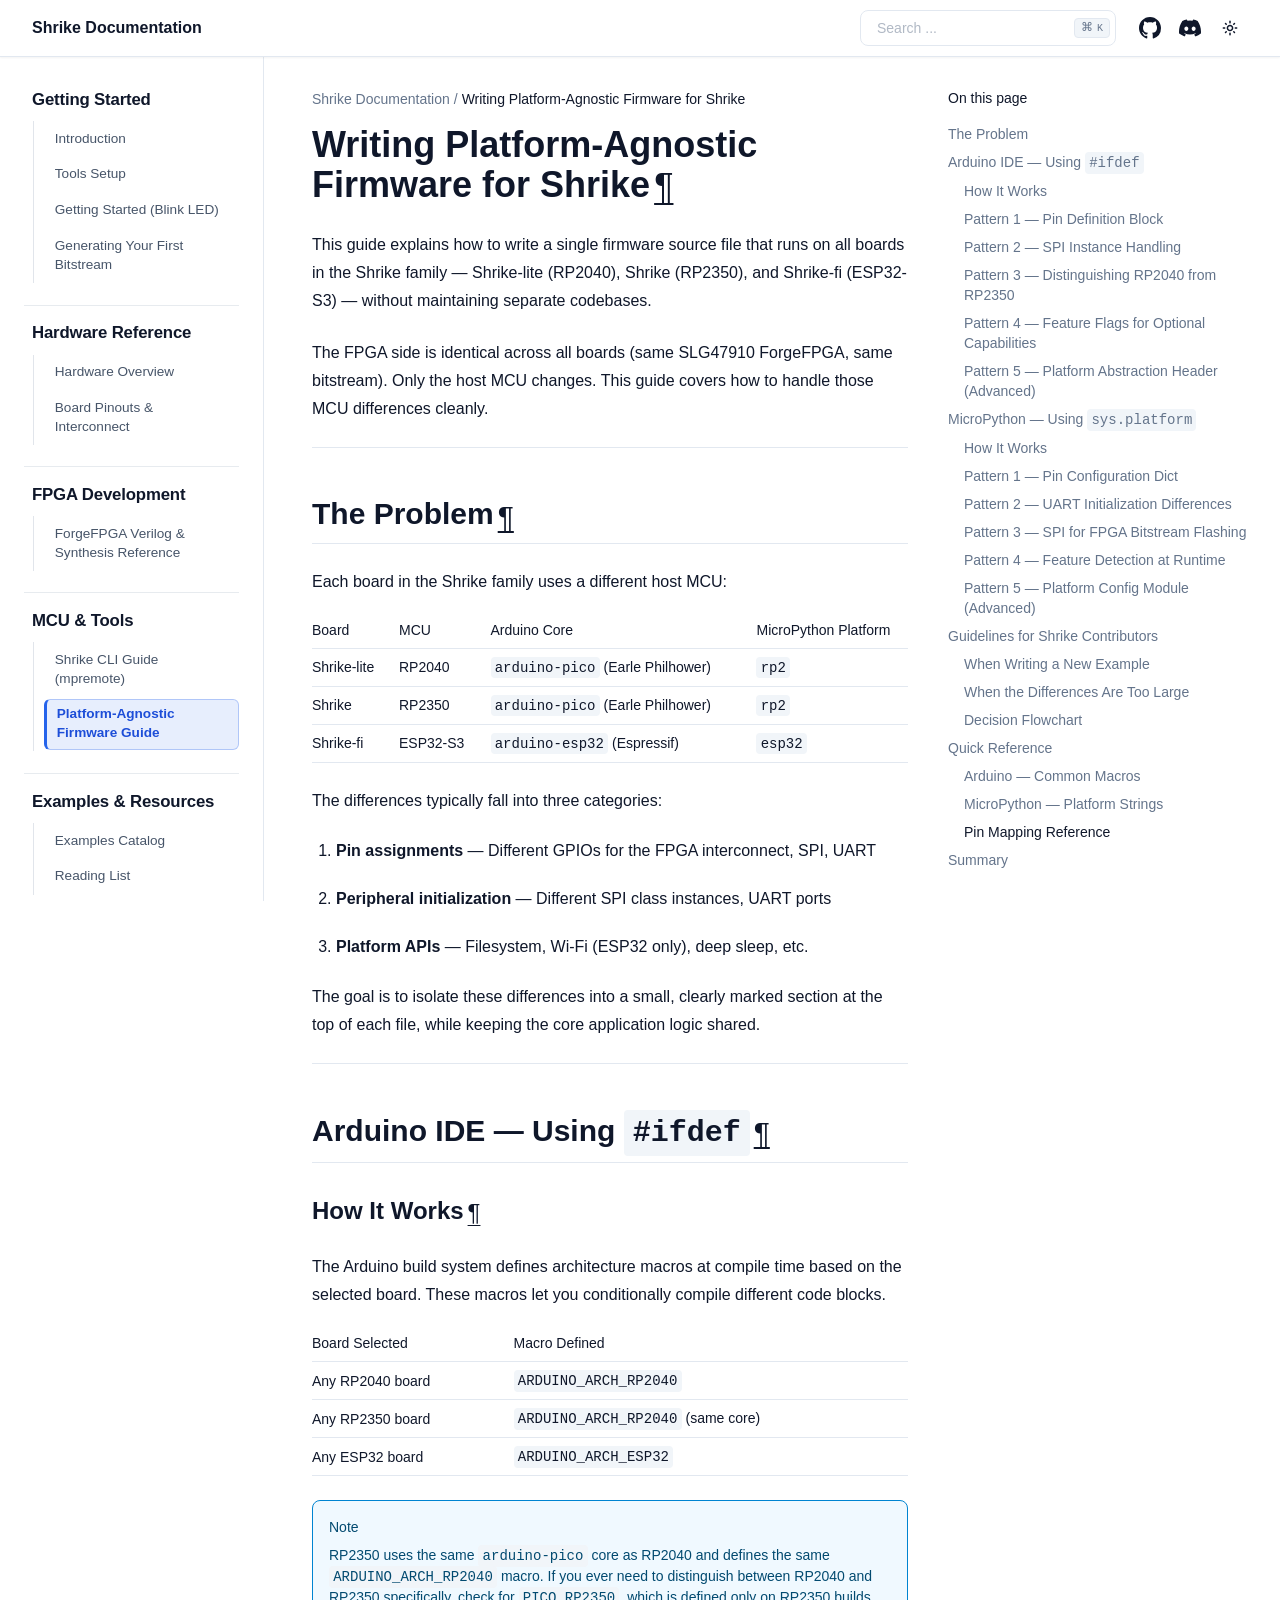
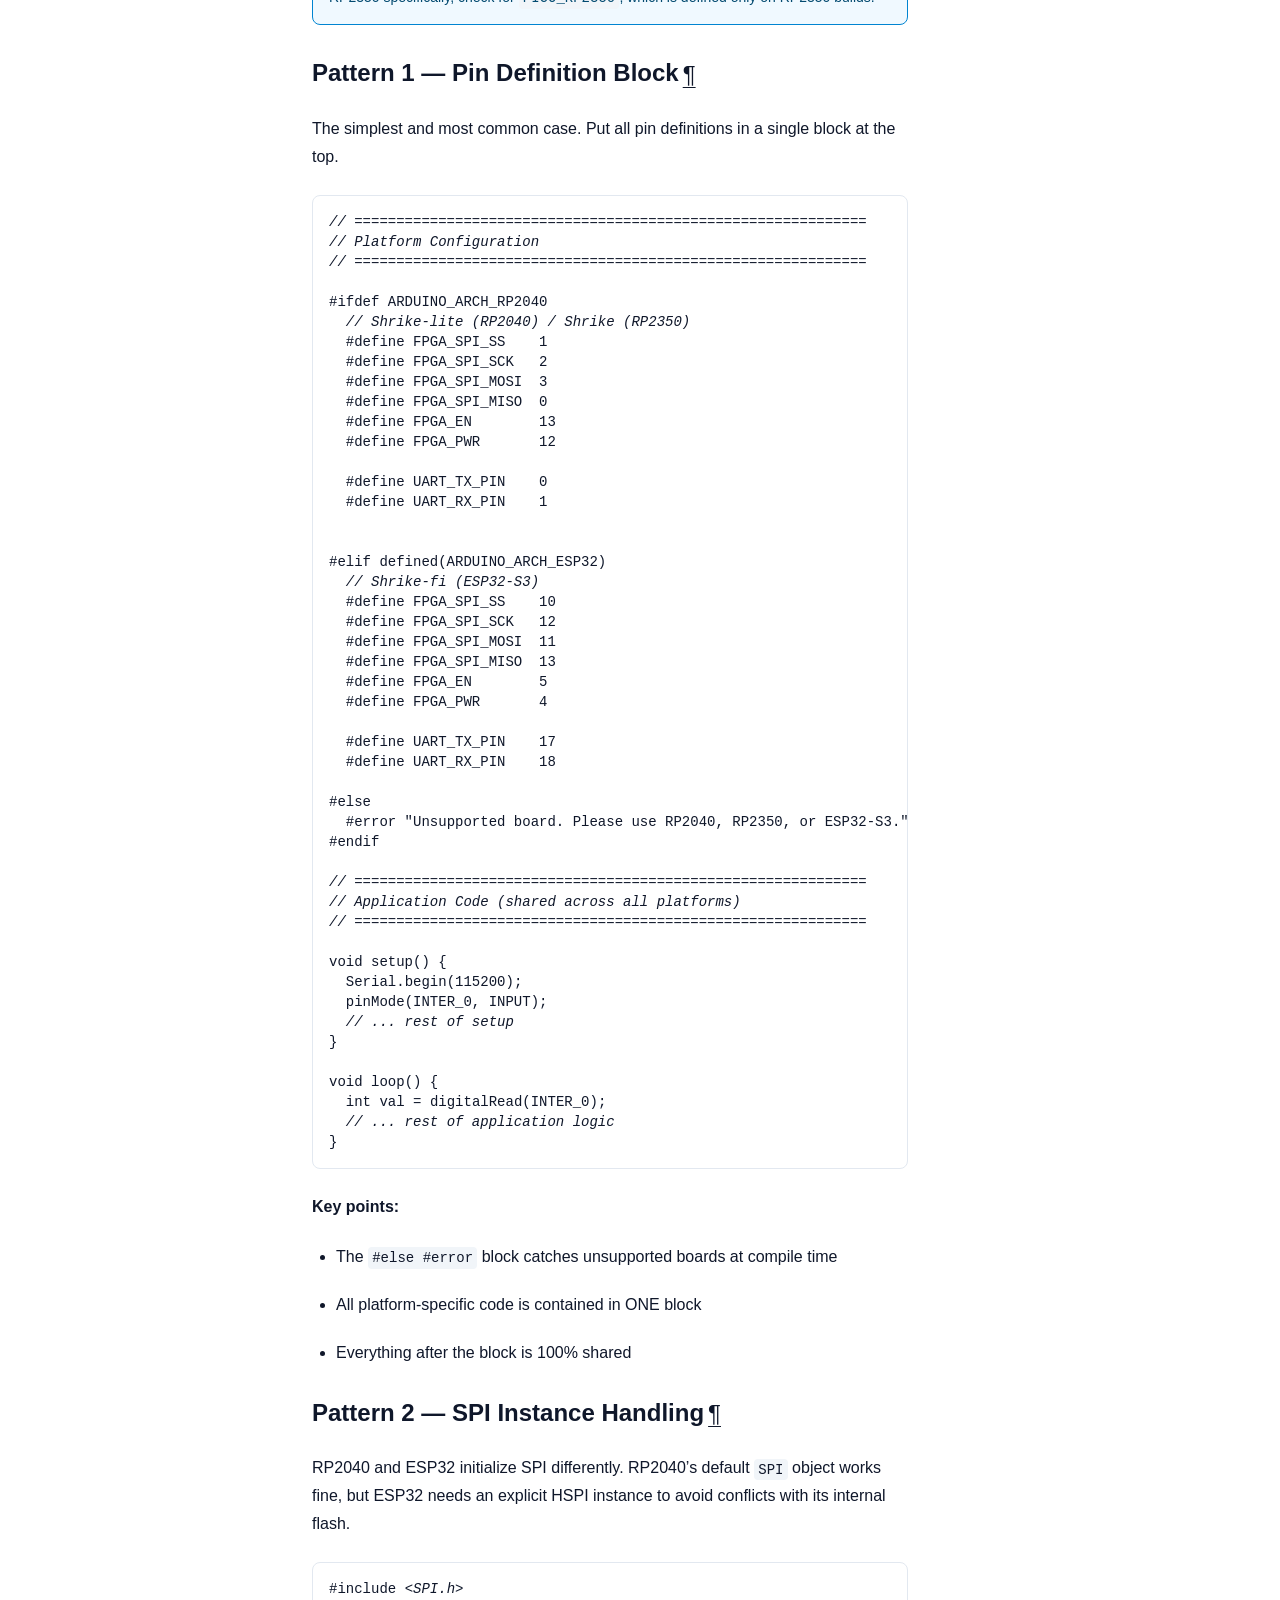
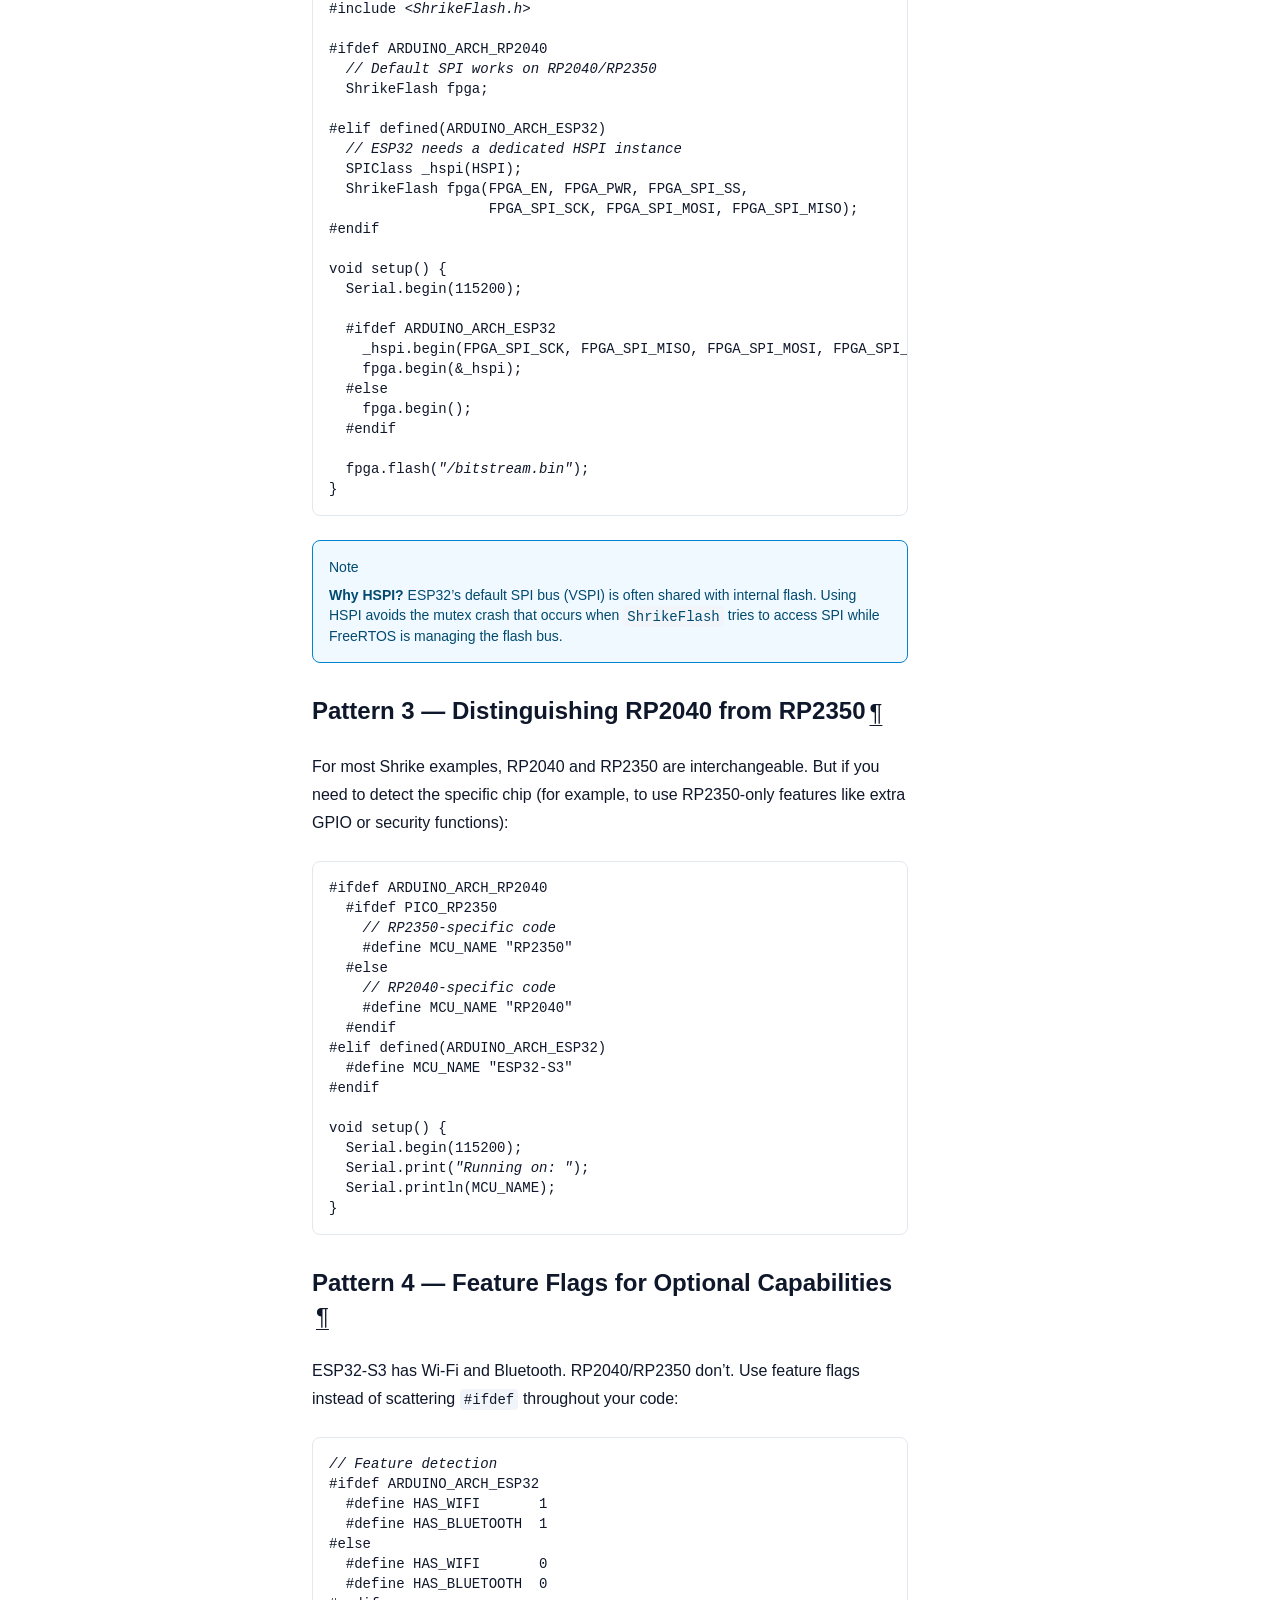
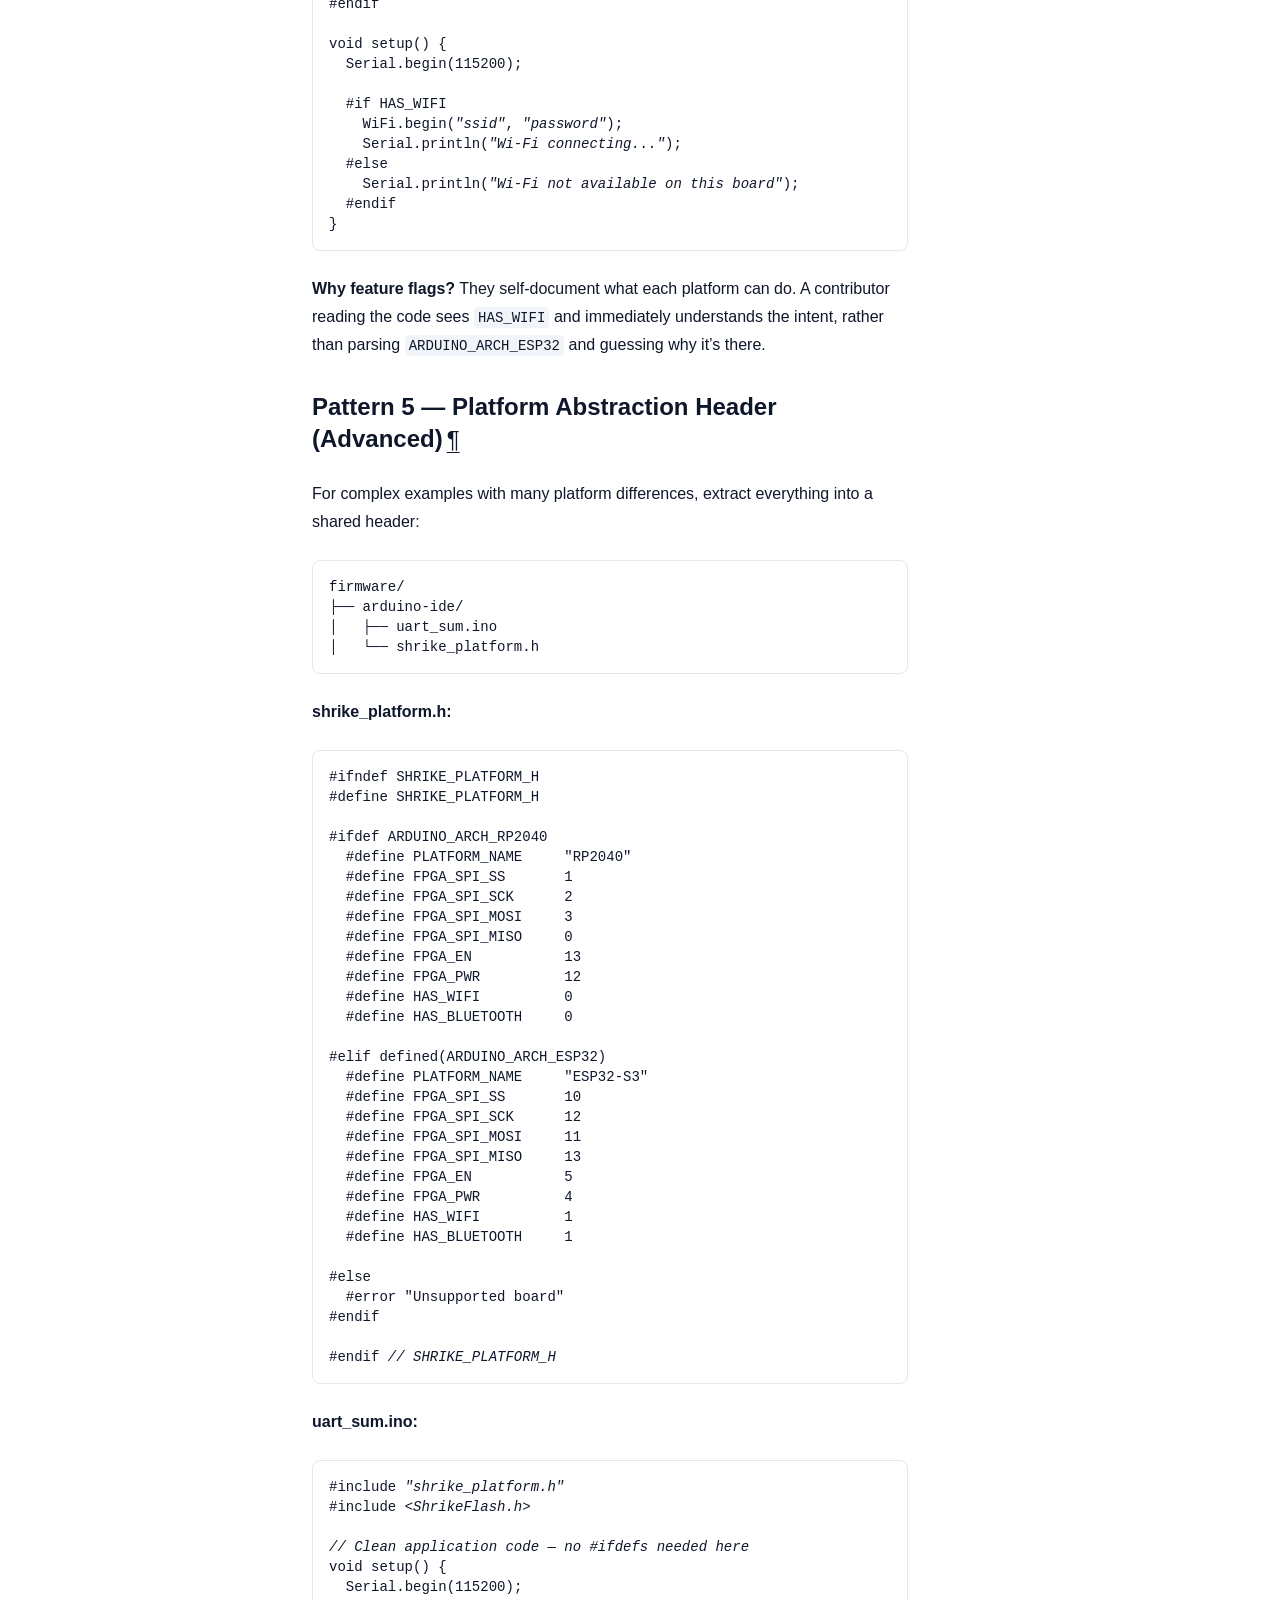
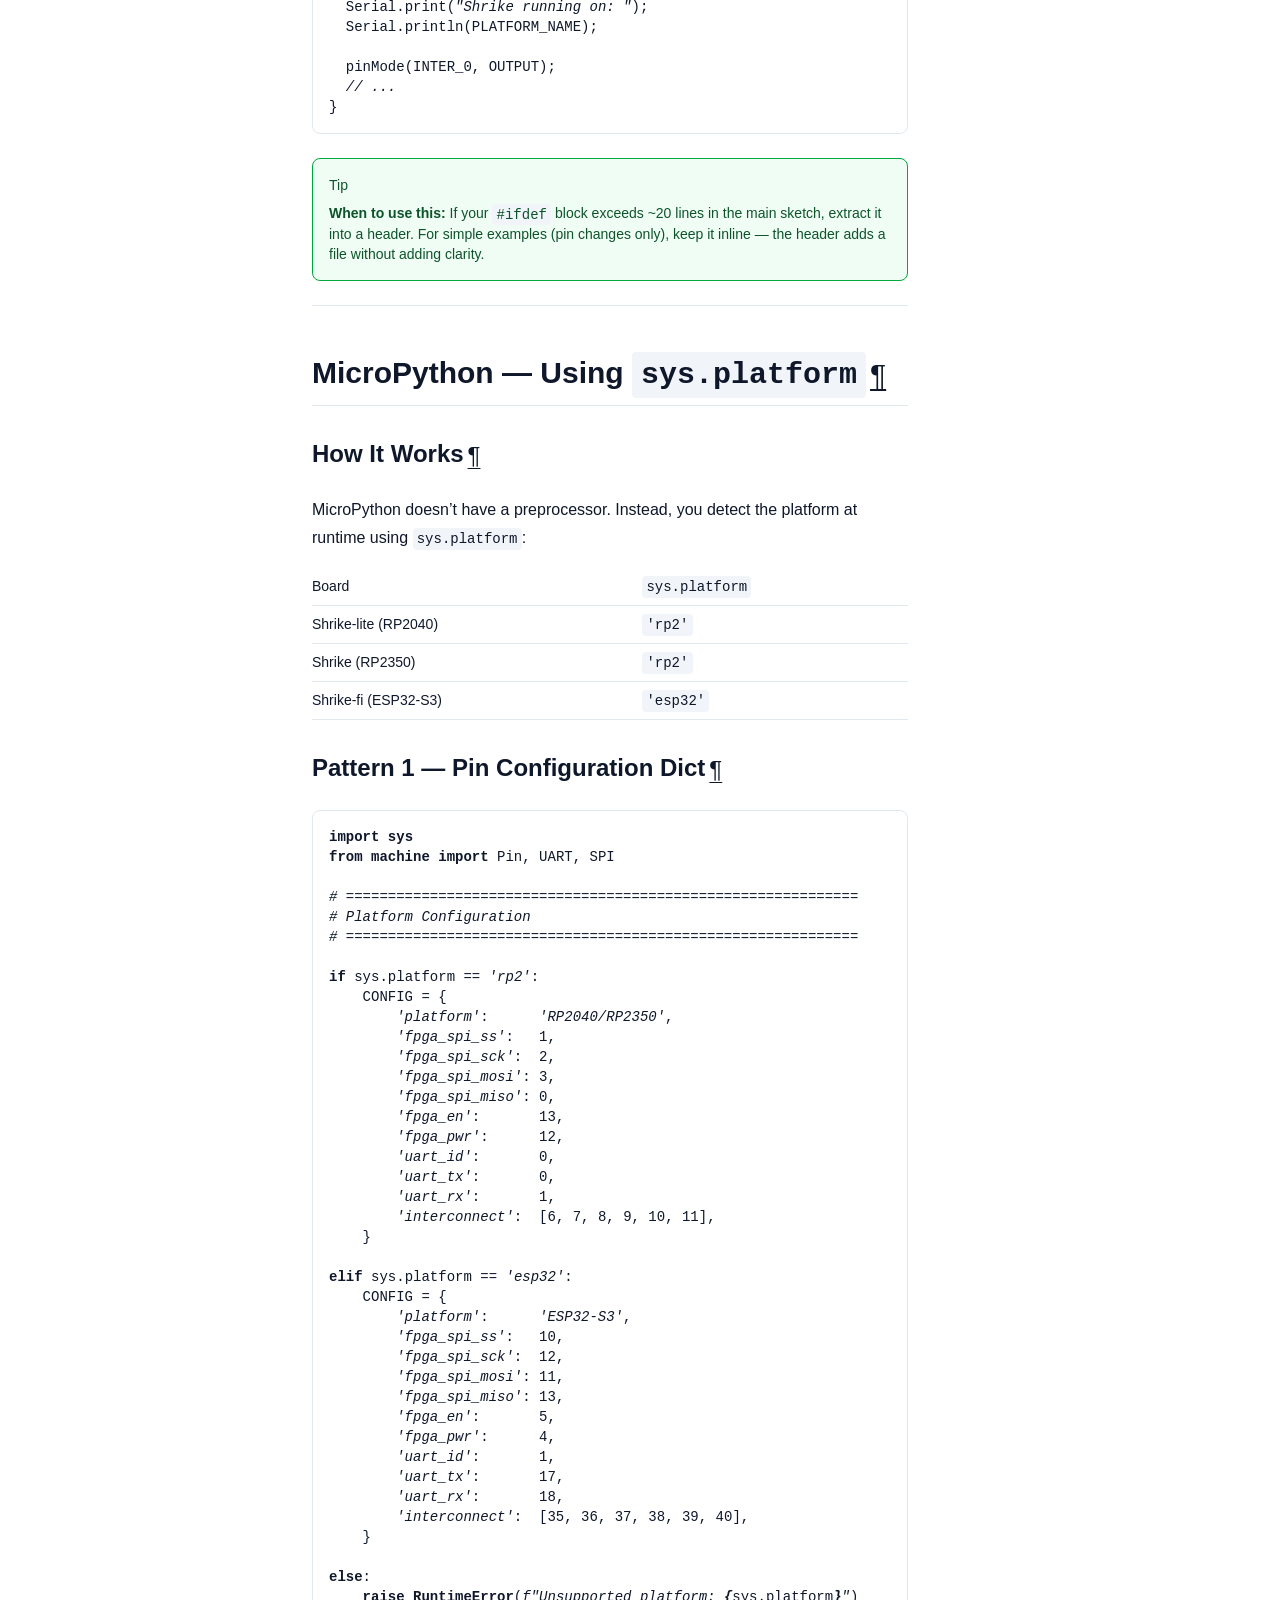
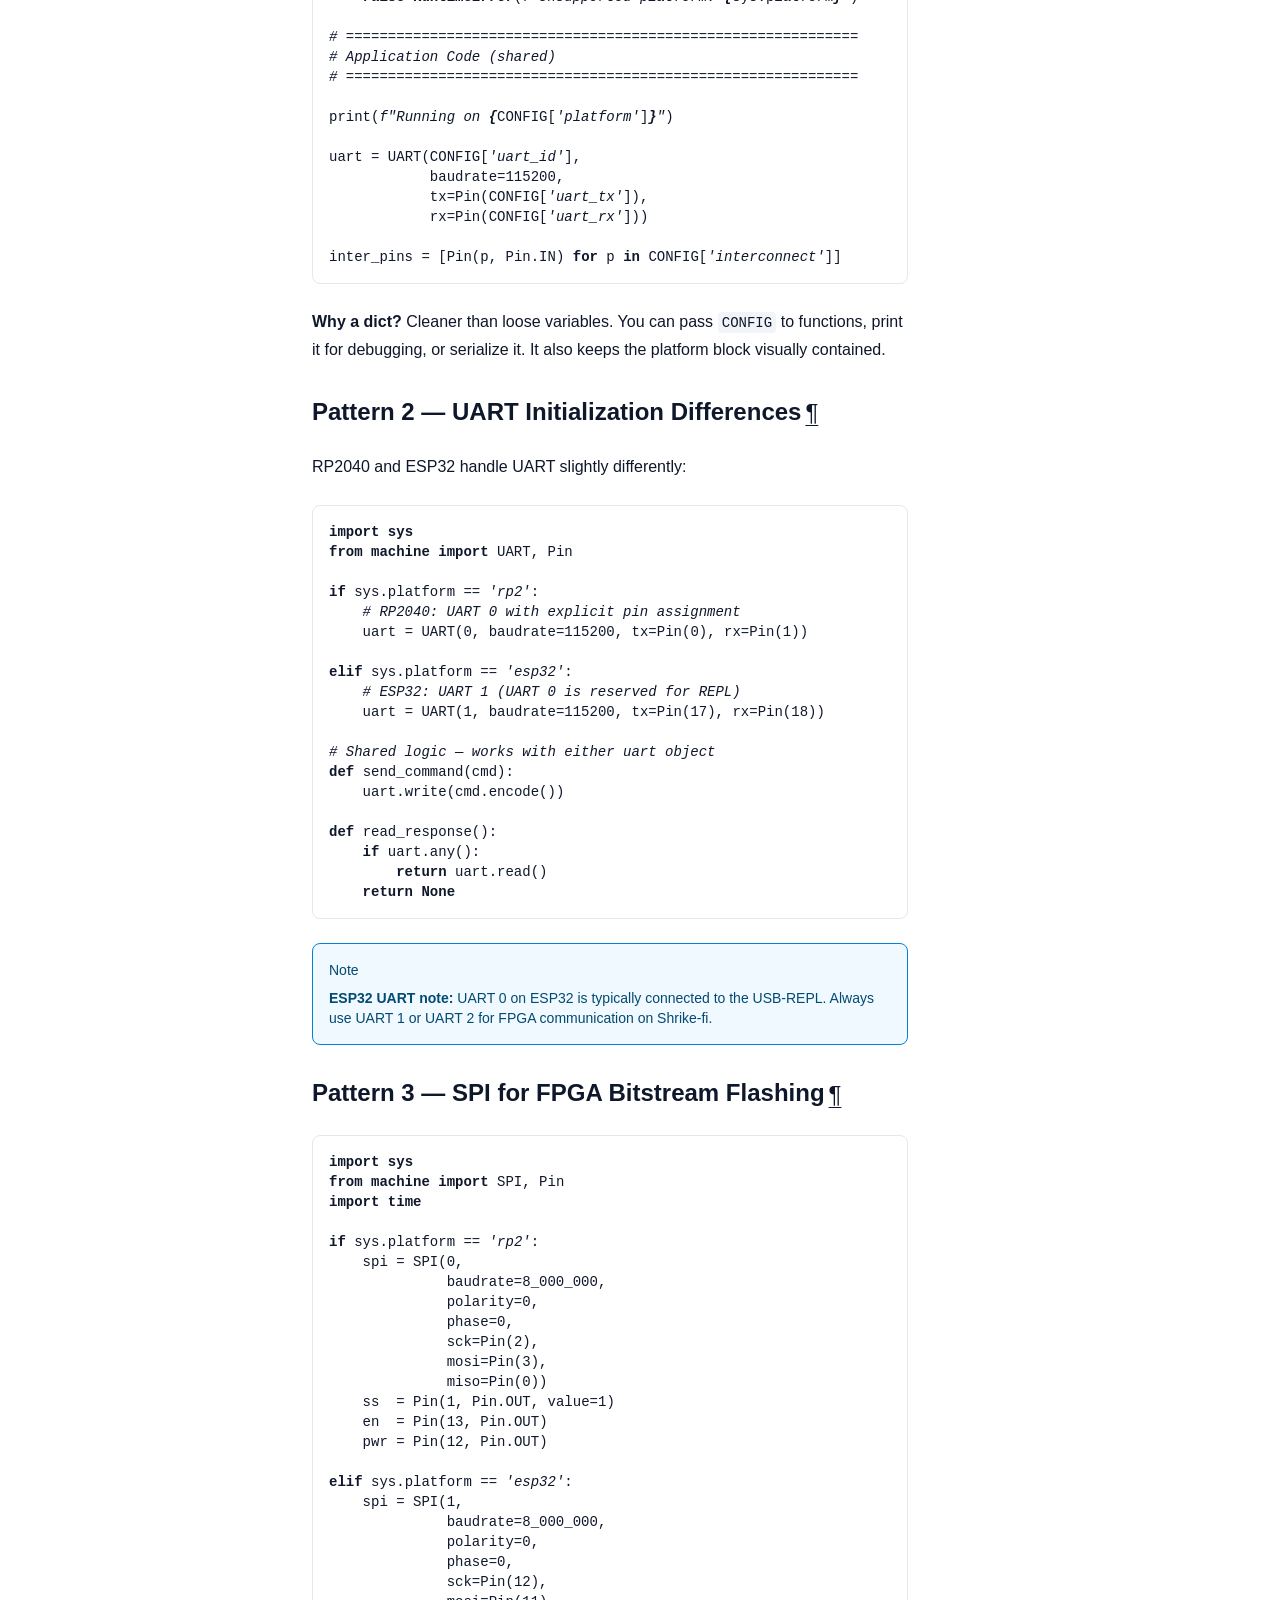
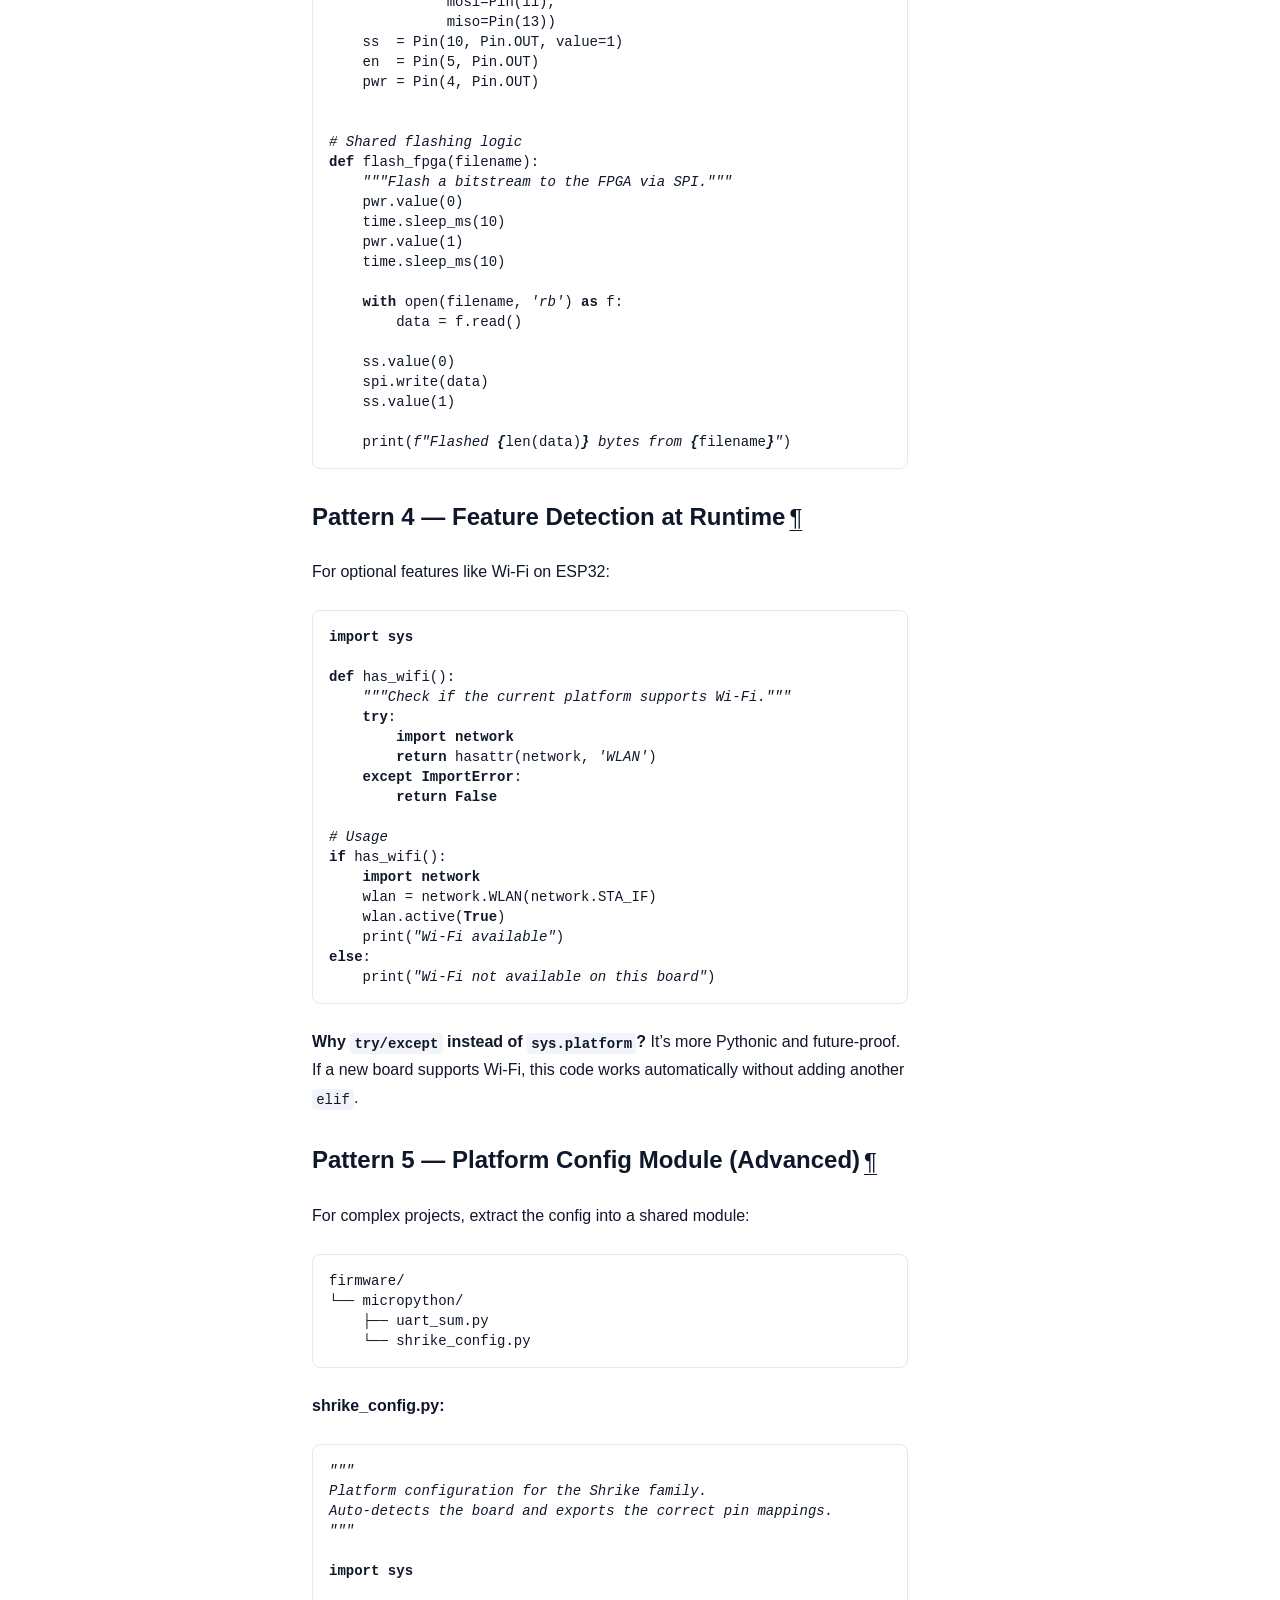
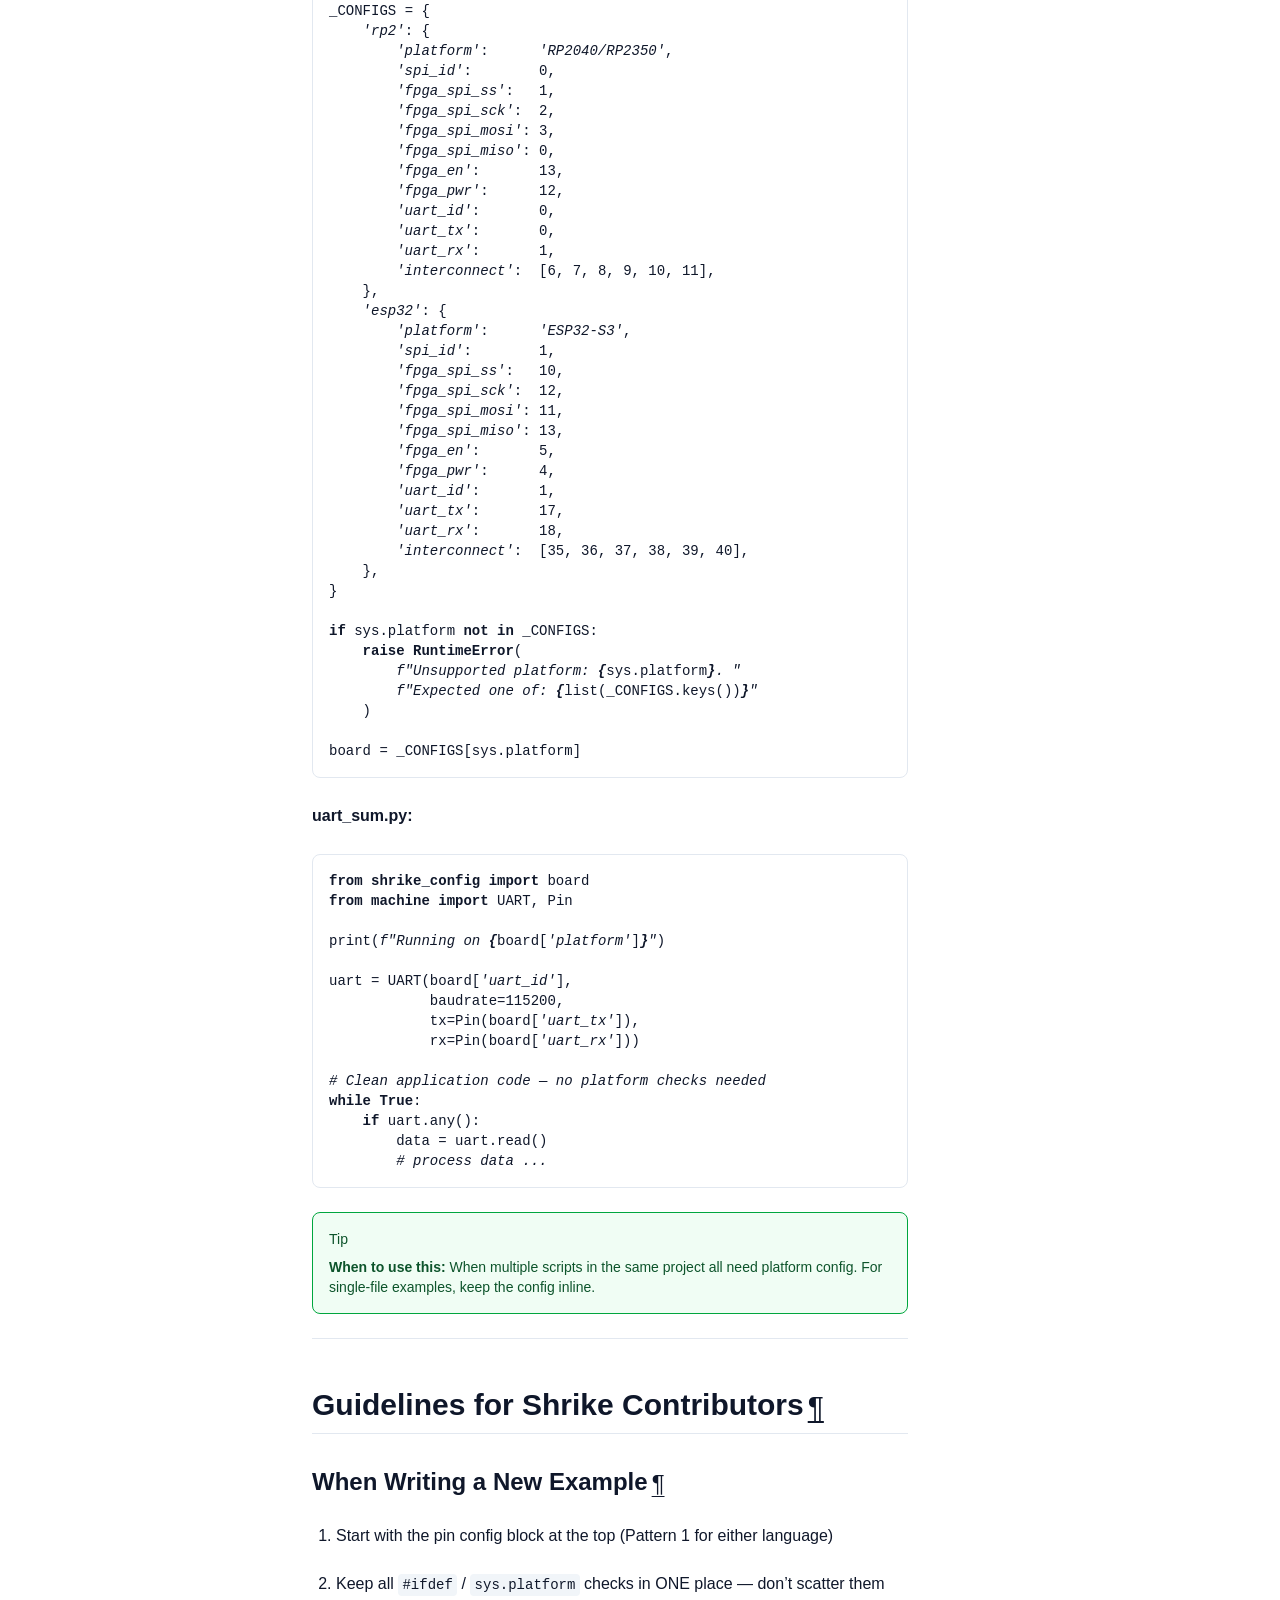
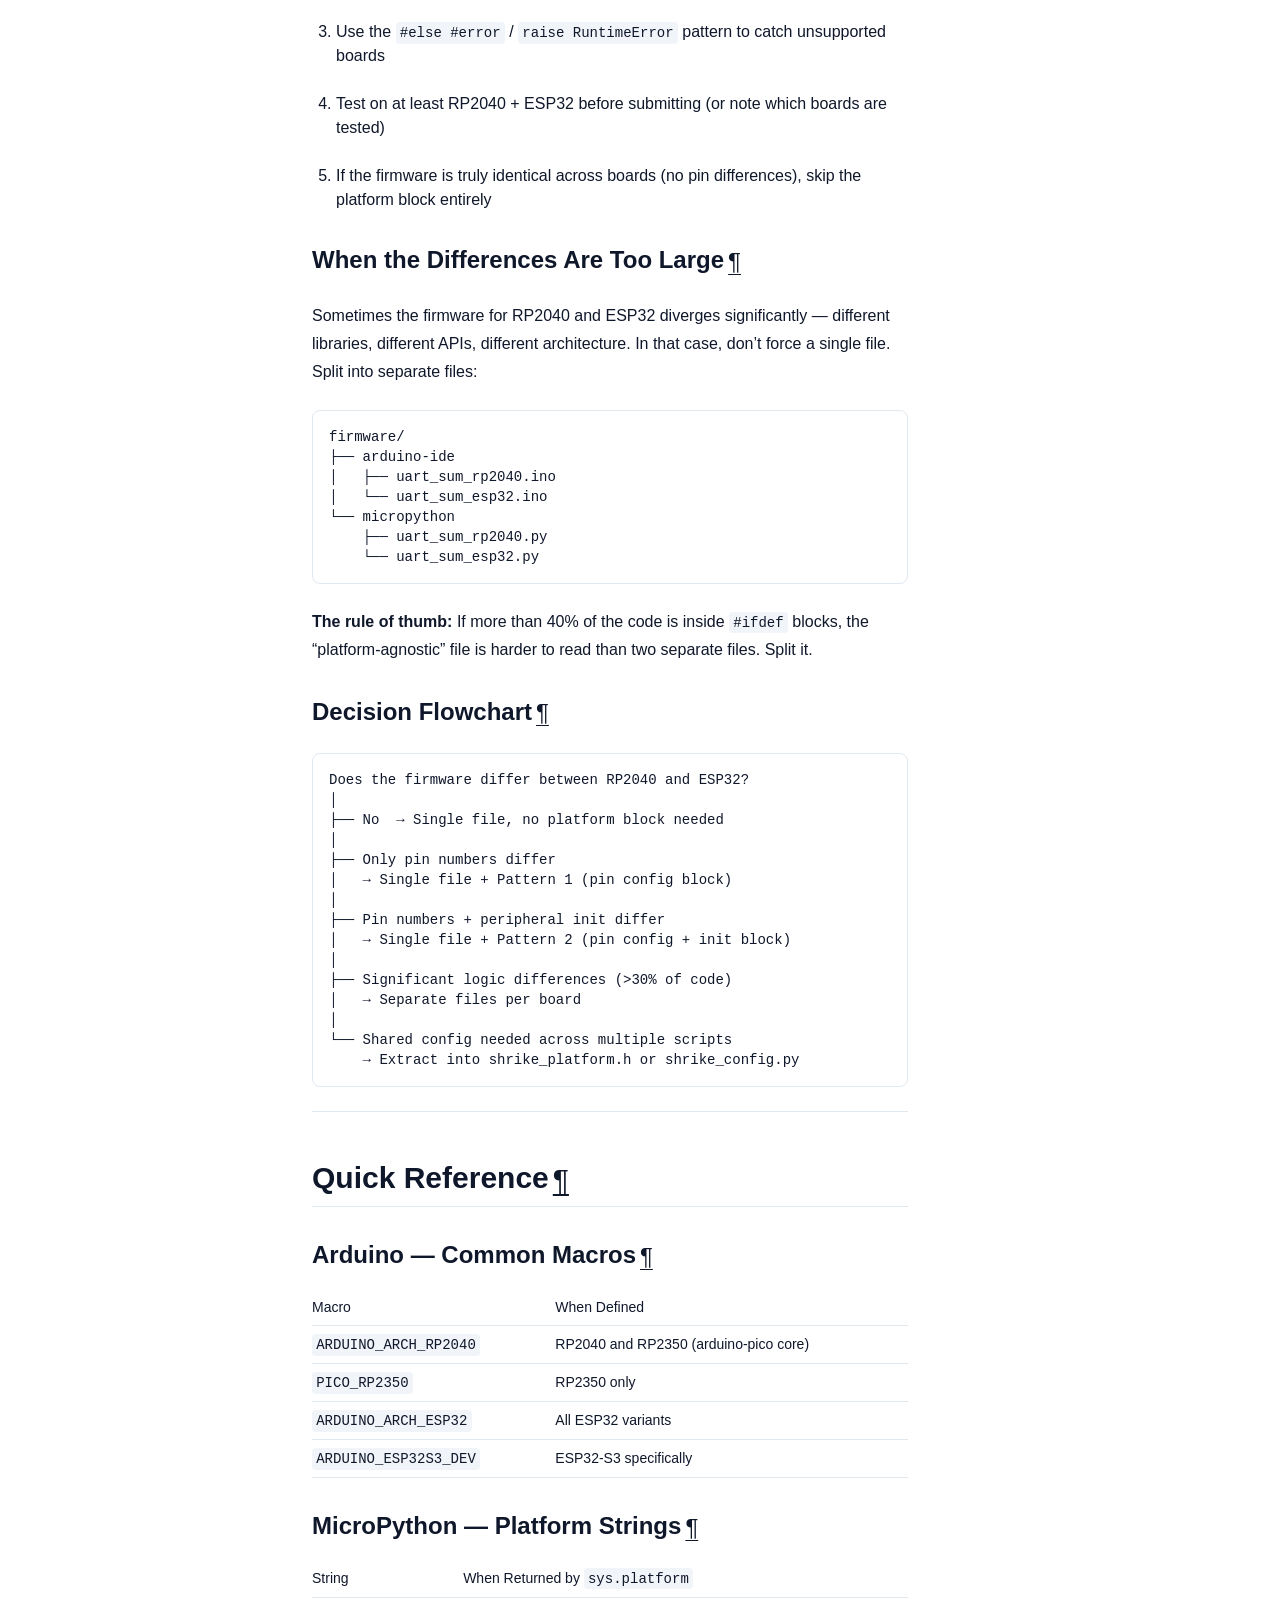
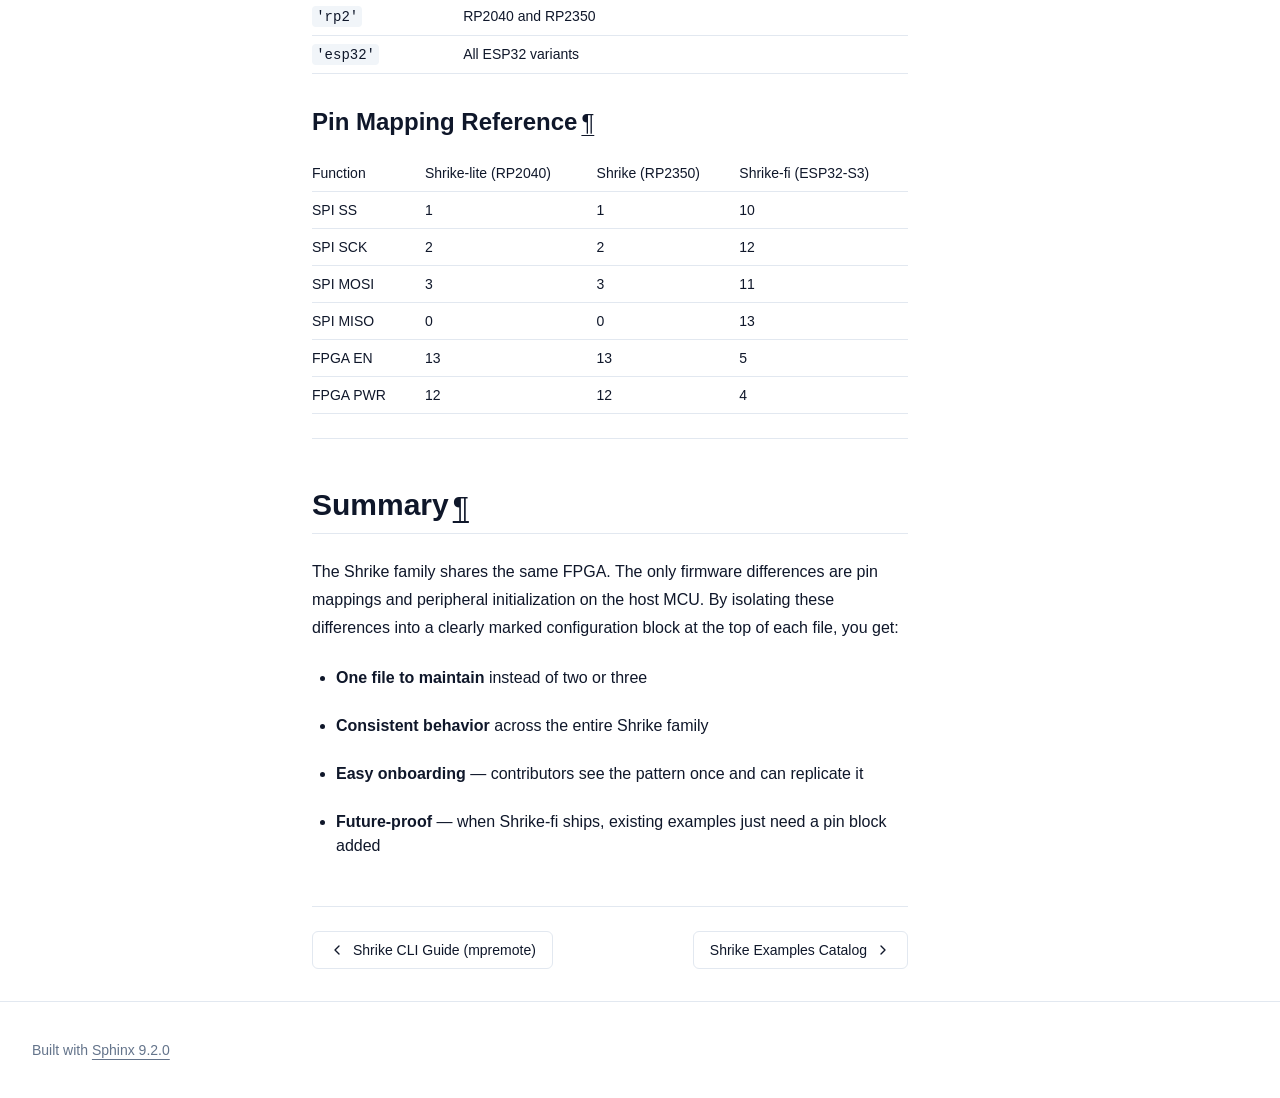
<file: docs/PLATFORM_AGNOSTIC_FIRMWARE_GUIDE.html>
<!DOCTYPE html>

<html :class="{ 'dark' : darkMode === true }" data-content_root="./" lang="en" x-data="{ darkMode: $persist(window.matchMedia('(prefers-color-scheme: dark)').matches), activeSection: ''}">
<head>
<script>
    (function () {
      // Set initial color scheme
      if ((localStorage.getItem("_x_darkMode") === "true") || (window.matchMedia("(prefers-color-scheme: dark)").matches)) {
        document.documentElement.classList.add("dark");
      }

      // Watch for media preference changes
      window.matchMedia("(prefers-color-scheme: dark)").addEventListener("change", (event) => {
        localStorage.setItem("_x_darkMode", event.matches);
        document.documentElement.classList.toggle("dark", event.matches);
      });
    })();
  </script>
<meta content="width=device-width, initial-scale=1.0" name="viewport"/>
<meta charset="utf-8"/>
<meta content="#ffffff" media="(prefers-color-scheme: light)" name="theme-color"/>
<meta content="#030711" media="(prefers-color-scheme: dark)" name="theme-color"/>
<meta content="width=device-width, initial-scale=1" name="viewport"/>
<title>Writing Platform-Agnostic Firmware for Shrike | Shrike Documentation</title>
<meta content="Writing Platform-Agnostic Firmware for Shrike | Shrike Documentation" property="og:title"/>
<meta content="Writing Platform-Agnostic Firmware for Shrike | Shrike Documentation" name="twitter:title"/>
<link href="_static/pygments.css?v=e72c8e07" rel="stylesheet" type="text/css"/>
<link href="_static/theme.css?v=009055c6" rel="stylesheet" type="text/css"/>
<link href="_static/sphinx-design.min.css?v=6a604523" rel="stylesheet" type="text/css"/>
<link href="_static/custom.css?v=30180e07" rel="stylesheet" type="text/css"/>
<link href="_static/awesome-sphinx-design.css?v=b41b1d54" rel="stylesheet" type="text/css"/>
<link href="_static/vicharak_icon.png" rel="icon"/>
<link href="search.html" rel="search" title="Search"/>
<link href="genindex.html" rel="index" title="Index"/>
<link href="examples.html" rel="next" title="Shrike Examples Catalog"/>
<link href="shrike_cli_guide.html" rel="prev" title="Shrike CLI Guide (mpremote)"/>
<script type="text/javascript">
    (function(c,l,a,r,i,t,y){
        c[a]=c[a]||function(){(c[a].q=c[a].q||[]).push(arguments)};
        t=l.createElement(r);t.async=1;t.src="https://www.clarity.ms/tag/"+i;
        y=l.getElementsByTagName(r)[0];y.parentNode.insertBefore(t,y);
    })(window, document, "clarity", "script", "xuzceme2jg");
</script>
</head>
<body :class="{ 'overflow-hidden': showSidebar }" @scroll.window="showScrollTop = pageYOffset &gt; 100" class="min-h-screen font-sans antialiased bg-background text-foreground" x-data="{ showSidebar: false, showScrollTop: false }">
<div @click.self="showSidebar = false" class="fixed inset-0 z-50 overflow-hidden bg-background/80 backdrop-blur-sm md:hidden" x-cloak="" x-show="showSidebar"></div><div class="relative flex flex-col min-h-screen" id="page"><a class="absolute top-0 left-0 z-[100] block bg-background p-4 text-xl transition -translate-x-full opacity-0 focus:translate-x-0 focus:opacity-100" href="#content">
      Skip to content
    </a><header class="sticky top-0 z-40 w-full border-b shadow-xs border-border bg-background/90 backdrop-blur"><div class="container flex items-center h-14">
<div class="hidden mr-4 md:flex">
<a class="flex items-center mr-6" href="index.html"><span class="hidden font-bold sm:inline-block text-clip whitespace-nowrap">Shrike Documentation</span>
</a></div><button @click="showSidebar = true" class="inline-flex items-center justify-center h-10 px-0 py-2 mr-2 text-base font-medium transition-colors rounded-md hover:text-accent-foreground hover:bg-transparent md:hidden" type="button">
<svg aria-hidden="true" fill="currentColor" height="24" viewbox="0 96 960 960" width="24" xmlns="http://www.w3.org/2000/svg">
<path d="M152.587 825.087q-19.152 0-32.326-13.174t-13.174-32.326q0-19.152 13.174-32.326t32.326-13.174h440q19.152 0 32.326 13.174t13.174 32.326q0 19.152-13.174 32.326t-32.326 13.174h-440Zm0-203.587q-19.152 0-32.326-13.174T107.087 576q0-19.152 13.174-32.326t32.326-13.174h320q19.152 0 32.326 13.174T518.087 576q0 19.152-13.174 32.326T472.587 621.5h-320Zm0-203.587q-19.152 0-32.326-13.174t-13.174-32.326q0-19.152 13.174-32.326t32.326-13.174h440q19.152 0 32.326 13.174t13.174 32.326q0 19.152-13.174 32.326t-32.326 13.174h-440ZM708.913 576l112.174 112.174q12.674 12.674 12.674 31.826t-12.674 31.826Q808.413 764.5 789.261 764.5t-31.826-12.674l-144-144Q600 594.391 600 576t13.435-31.826l144-144q12.674-12.674 31.826-12.674t31.826 12.674q12.674 12.674 12.674 31.826t-12.674 31.826L708.913 576Z"></path>
</svg>
<span class="sr-only">Toggle navigation menu</span>
</button>
<div class="flex items-center justify-between flex-1 gap-2 sm:gap-4 md:justify-end">
<div class="flex-1 w-full md:w-auto md:flex-none"><form @keydown.k.window.meta="$refs.search.focus()" action="search.html" class="relative flex items-center group" id="searchbox" method="get">
<input aria-label="Search the docs" class="inline-flex items-center font-medium transition-colors bg-transparent focus-visible:outline-none focus-visible:ring-2 focus-visible:ring-ring focus-visible:ring-offset-2 ring-offset-background border border-input hover:bg-accent focus:bg-accent hover:text-accent-foreground focus:text-accent-foreground hover:placeholder-accent-foreground py-2 px-4 relative h-9 w-full justify-start rounded-[0.5rem] text-sm text-muted-foreground sm:pr-12 md:w-40 lg:w-64" id="search-input" name="q" placeholder="Search ..." type="search" x-ref="search"/>
<kbd class="pointer-events-none absolute right-1.5 top-2 hidden h-5 select-none text-muted-foreground items-center gap-1 rounded border border-border bg-muted px-1.5 font-mono text-[10px] font-medium opacity-100 sm:flex group-hover:bg-accent group-hover:text-accent-foreground">
<span class="text-xs">⌘</span>
    K
  </kbd>
</form>
</div>
<nav class="flex items-center gap-1">
<a href="https://github.com/vicharak-in/shrike" rel="noopener nofollow" title="Visit Shrike on GitHub">
<div class="inline-flex items-center justify-center px-0 text-sm font-medium transition-colors rounded-md hover:bg-accent hover:text-accent-foreground h-9 w-9">
<svg aria-hidden="true" fill="currentColor" height="22" viewbox="0 0 16 16" width="22"><path d="M8 0C3.58 0 0 3.58 0 8c0 3.54 2.29 6.53 5.47 7.59.4.07.55-.17.55-.38 0-.19-.01-.82-.01-1.49-2.01.37-2.53-.49-2.69-.94-.09-.23-.48-.94-.82-1.13-.28-.15-.68-.52-.01-.53.63-.01 1.08.58 1.23.82.72 1.21 1.87.87 2.33.66.07-.52.28-.87.51-1.07-1.78-.2-3.64-.89-3.64-3.95 0-.87.31-1.59.82-2.15-.08-.2-.36-1.02.08-2.12 0 0 .67-.21 2.2.82.64-.18 1.32-.27 2-.27s1.36.09 2 .27c1.53-1.04 2.2-.82 2.2-.82.44 1.1.16 1.92.08 2.12.51.56.82 1.27.82 2.15 0 3.07-1.87 3.75-3.65 3.95.29.25.54.73.54 1.48 0 1.07-.01 1.93-.01 2.2 0 .21.15.46.55.38A8.01 8.01 0 0 0 16 8c0-4.42-3.58-8-8-8"></path></svg>
</div>
</a>
<a href="https://discord.com/invite/EhQy97CQ9G" rel="noopener nofollow" title="Visit Vicharak Discord">
<div class="inline-flex items-center justify-center px-0 text-sm font-medium transition-colors rounded-md hover:bg-accent hover:text-accent-foreground h-9 w-9">
<svg aria-hidden="true" fill="currentColor" height="22" viewbox="0 0 24 24" width="22"><path d="M20.317 4.37a19.8 19.8 0 0 0-4.885-1.515.074.074 0 0 0-.079.037c-.21.375-.444.864-.608 1.25a18.27 18.27 0 0 0-5.487 0 12.64 12.64 0 0 0-.617-1.25.077.077 0 0 0-.079-.037A19.74 19.74 0 0 0 3.677 4.37a.07.07 0 0 0-.032.027C.533 9.046-.32 13.58.099 18.057a.082.082 0 0 0 .031.057 19.9 19.9 0 0 0 5.993 3.03.078.078 0 0 0 .084-.028c.462-.63.874-1.295 1.226-1.994a.076.076 0 0 0-.041-.106 13.1 13.1 0 0 1-1.872-.892.077.077 0 0 1-.008-.128 10.2 10.2 0 0 0 .372-.292.074.074 0 0 1 .077-.01c3.928 1.793 8.18 1.793 12.062 0a.074.074 0 0 1 .078.01c.12.098.246.198.373.292a.077.077 0 0 1-.006.127 12.3 12.3 0 0 1-1.873.892.077.077 0 0 0-.041.107c.36.698.772 1.362 1.225 1.993a.076.076 0 0 0 .084.028 19.84 19.84 0 0 0 6.002-3.03.077.077 0 0 0 .032-.054c.5-5.177-.838-9.674-3.549-13.66a.061.061 0 0 0-.031-.029zM8.02 15.33c-1.183 0-2.157-1.085-2.157-2.419 0-1.333.956-2.419 2.157-2.419 1.21 0 2.176 1.096 2.157 2.42 0 1.333-.956 2.418-2.157 2.418zm7.975 0c-1.183 0-2.157-1.085-2.157-2.419 0-1.333.955-2.419 2.157-2.419 1.21 0 2.176 1.096 2.157 2.42 0 1.333-.946 2.418-2.157 2.418z"></path></svg>
</div>
</a>
<button @click="darkMode = !darkMode" class="relative inline-flex items-center justify-center px-0 text-sm font-medium transition-colors rounded-md hover:bg-accent hover:text-accent-foreground h-9 w-9" title="Toggle color scheme" type="button">
<svg class="absolute transition-all scale-100 rotate-0 dark:-rotate-90 dark:scale-0" fill="currentColor" height="16" viewbox="0 96 960 960" width="16" xmlns="http://www.w3.org/2000/svg">
<path d="M480 685q45.456 0 77.228-31.772Q589 621.456 589 576q0-45.456-31.772-77.228Q525.456 467 480 467q-45.456 0-77.228 31.772Q371 530.544 371 576q0 45.456 31.772 77.228Q434.544 685 480 685Zm0 91q-83 0-141.5-58.5T280 576q0-83 58.5-141.5T480 376q83 0 141.5 58.5T680 576q0 83-58.5 141.5T480 776ZM80 621.5q-19.152 0-32.326-13.174T34.5 576q0-19.152 13.174-32.326T80 530.5h80q19.152 0 32.326 13.174T205.5 576q0 19.152-13.174 32.326T160 621.5H80Zm720 0q-19.152 0-32.326-13.174T754.5 576q0-19.152 13.174-32.326T800 530.5h80q19.152 0 32.326 13.174T925.5 576q0 19.152-13.174 32.326T880 621.5h-80Zm-320-320q-19.152 0-32.326-13.174T434.5 256v-80q0-19.152 13.174-32.326T480 130.5q19.152 0 32.326 13.174T525.5 176v80q0 19.152-13.174 32.326T480 301.5Zm0 720q-19.152 0-32.326-13.17Q434.5 995.152 434.5 976v-80q0-19.152 13.174-32.326T480 850.5q19.152 0 32.326 13.174T525.5 896v80q0 19.152-13.174 32.33-13.174 13.17-32.326 13.17ZM222.174 382.065l-43-42Q165.5 327.391 166 308.239t13.174-33.065q13.435-13.674 32.587-13.674t32.065 13.674l42.239 43q12.674 13.435 12.555 31.706-.12 18.272-12.555 31.946-12.674 13.674-31.445 13.413-18.772-.261-32.446-13.174Zm494 494.761-42.239-43q-12.674-13.435-12.674-32.087t12.674-31.565Q686.609 756.5 705.38 757q18.772.5 32.446 13.174l43 41.761Q794.5 824.609 794 843.761t-13.174 33.065Q767.391 890.5 748.239 890.5t-32.065-13.674Zm-42-494.761Q660.5 369.391 661 350.62q.5-18.772 13.174-32.446l41.761-43Q728.609 261.5 747.761 262t33.065 13.174q13.674 13.435 13.674 32.587t-13.674 32.065l-43 42.239q-13.435 12.674-31.706 12.555-18.272-.12-31.946-12.555Zm-495 494.761Q165.5 863.391 165.5 844.239t13.674-32.065l43-42.239q13.435-12.674 32.087-12.674t31.565 12.674Q299.5 782.609 299 801.38q-.5 18.772-13.174 32.446l-41.761 43Q231.391 890.5 212.239 890t-33.065-13.174ZM480 576Z"></path>
</svg>
<svg class="absolute transition-all scale-0 rotate-90 dark:rotate-0 dark:scale-100" fill="currentColor" height="16" viewbox="0 96 960 960" width="16" xmlns="http://www.w3.org/2000/svg">
<path d="M480 936q-151 0-255.5-104.5T120 576q0-138 90-239.5T440 218q25-3 39 18t-1 44q-17 26-25.5 55t-8.5 61q0 90 63 153t153 63q31 0 61.5-9t54.5-25q21-14 43-1.5t19 39.5q-14 138-117.5 229T480 936Zm0-80q88 0 158-48.5T740 681q-20 5-40 8t-40 3q-123 0-209.5-86.5T364 396q0-20 3-40t8-40q-78 32-126.5 102T200 576q0 116 82 198t198 82Zm-10-270Z"></path>
</svg>
</button>
</nav>
</div>
</div>
</header>
<div class="flex-1"><div class="container md:grid md:grid-cols-[220px_minmax(0,1fr)] md:gap-6 lg:grid-cols-[240px_minmax(0,1fr)] lg:gap-10"><aside :aria-hidden="!showSidebar" :class="{ 'translate-x-0': showSidebar }" class="fixed inset-y-0 left-0 md:top-14 z-50 md:z-30 bg-background md:bg-transparent transition-all duration-100 -translate-x-full md:translate-x-0 ml-0 p-6 md:p-0 md:-ml-2 md:h-[calc(100vh-3.5rem)] w-5/6 md:w-full overflow-y-auto border-r border-border md:sticky" id="left-sidebar">
<a class="justify-start text-sm md:!hidden bg-background" href="index.html"><span class="font-bold text-clip whitespace-nowrap">Shrike Documentation</span>
</a>
<div class="relative overflow-hidden md:overflow-auto my-4 md:my-0">
<div class="overflow-y-auto h-full w-full relative pr-6"><nav class="table w-full min-w-full my-6 lg:my-8">
<p class="caption" role="heading"><span class="caption-text">Getting Started</span></p>
<ul>
<li class="toctree-l1"><a class="reference internal" href="introduction.html">Introduction</a></li>
<li class="toctree-l1"><a class="reference internal" href="tools_setup_guide.html">Tools Setup</a></li>
<li class="toctree-l1"><a class="reference internal" href="getting_started.html">Getting Started (Blink LED)</a></li>
<li class="toctree-l1"><a class="reference internal" href="generating_your_first_bitstream.html">Generating Your First Bitstream</a></li>
</ul>
<p class="caption" role="heading"><span class="caption-text">Hardware Reference</span></p>
<ul>
<li class="toctree-l1"><a class="reference internal" href="hardware_overview.html">Hardware Overview</a></li>
<li class="toctree-l1"><a class="reference internal" href="shrike_pinouts.html">Board Pinouts &amp; Interconnect</a></li>
</ul>
<p class="caption" role="heading"><span class="caption-text">FPGA Development</span></p>
<ul>
<li class="toctree-l1"><a class="reference internal" href="verilog_style_guide.html">ForgeFPGA Verilog &amp; Synthesis Reference</a></li>
</ul>
<p class="caption" role="heading"><span class="caption-text">MCU &amp; Tools</span></p>
<ul class="current">
<li class="toctree-l1"><a class="reference internal" href="shrike_cli_guide.html">Shrike CLI Guide (mpremote)</a></li>
<li class="toctree-l1 current"><a class="current reference internal" href="#">Platform-Agnostic Firmware Guide</a></li>
</ul>
<p class="caption" role="heading"><span class="caption-text">Examples &amp; Resources</span></p>
<ul>
<li class="toctree-l1"><a class="reference internal" href="examples.html">Examples Catalog</a></li>
<li class="toctree-l1"><a class="reference internal" href="reading_list.html">Reading List</a></li>
</ul>
</nav>
</div>
</div>
<button @click="showSidebar = false" class="absolute md:hidden right-4 top-4 rounded-sm opacity-70 transition-opacity hover:opacity-100" type="button">
<svg class="h-4 w-4" fill="currentColor" height="24" stroke="none" viewbox="0 96 960 960" width="24" xmlns="http://www.w3.org/2000/svg">
<path d="M480 632 284 828q-11 11-28 11t-28-11q-11-11-11-28t11-28l196-196-196-196q-11-11-11-28t11-28q11-11 28-11t28 11l196 196 196-196q11-11 28-11t28 11q11 11 11 28t-11 28L536 576l196 196q11 11 11 28t-11 28q-11 11-28 11t-28-11L480 632Z"></path>
</svg>
</button>
</aside>
<main class="relative py-6 lg:gap-10 lg:py-8 xl:grid xl:grid-cols-[1fr_300px]">
<div class="w-full min-w-0 mx-auto">
<nav aria-label="breadcrumbs" class="flex items-center mb-4 space-x-1 text-sm text-muted-foreground">
<a class="overflow-hidden text-ellipsis whitespace-nowrap hover:text-foreground" href="index.html">
<span class="hidden md:inline">Shrike Documentation</span>
<svg aria-label="Home" class="md:hidden" fill="currentColor" height="18" stroke="none" viewbox="0 96 960 960" width="18" xmlns="http://www.w3.org/2000/svg">
<path d="M240 856h120V616h240v240h120V496L480 316 240 496v360Zm-80 80V456l320-240 320 240v480H520V696h-80v240H160Zm320-350Z"></path>
</svg>
</a>
<div class="mr-1">/</div><span aria-current="page" class="font-medium text-foreground overflow-hidden text-ellipsis whitespace-nowrap">Writing Platform-Agnostic Firmware for Shrike</span>
</nav>
<div id="content" role="main">
<section id="platform-agnostic-firmware-guide">
<span id="writing-platform-agnostic-firmware-for-shrike"></span><h1>Writing Platform-Agnostic Firmware for Shrike<a class="headerlink" href="#platform-agnostic-firmware-guide" title="Link to this heading">¶</a></h1>
<p>This guide explains how to write a single firmware source file that runs on all boards in the Shrike family — Shrike-lite (RP2040), Shrike (RP2350), and Shrike-fi (ESP32-S3) — without maintaining separate codebases.</p>
<p>The FPGA side is identical across all boards (same SLG47910 ForgeFPGA, same bitstream). Only the host MCU changes. This guide covers how to handle those MCU differences cleanly.</p>
<hr class="docutils"/>
<section id="the-problem">
<h2>The Problem<a class="headerlink" href="#the-problem" title="Link to this heading" x-intersect.margin.0%.0%.-70%.0%="activeSection = '#the-problem'">¶</a></h2>
<p>Each board in the Shrike family uses a different host MCU:</p>
<table class="docutils align-default">
<thead>
<tr class="row-odd"><th class="head"><p>Board</p></th>
<th class="head"><p>MCU</p></th>
<th class="head"><p>Arduino Core</p></th>
<th class="head"><p>MicroPython Platform</p></th>
</tr>
</thead>
<tbody>
<tr class="row-even"><td><p>Shrike-lite</p></td>
<td><p>RP2040</p></td>
<td><p><code class="docutils literal notranslate"><span class="pre">arduino-pico</span></code> (Earle Philhower)</p></td>
<td><p><code class="docutils literal notranslate"><span class="pre">rp2</span></code></p></td>
</tr>
<tr class="row-odd"><td><p>Shrike</p></td>
<td><p>RP2350</p></td>
<td><p><code class="docutils literal notranslate"><span class="pre">arduino-pico</span></code> (Earle Philhower)</p></td>
<td><p><code class="docutils literal notranslate"><span class="pre">rp2</span></code></p></td>
</tr>
<tr class="row-even"><td><p>Shrike-fi</p></td>
<td><p>ESP32-S3</p></td>
<td><p><code class="docutils literal notranslate"><span class="pre">arduino-esp32</span></code> (Espressif)</p></td>
<td><p><code class="docutils literal notranslate"><span class="pre">esp32</span></code></p></td>
</tr>
</tbody>
</table>
<p>The differences typically fall into three categories:</p>
<ol class="arabic simple">
<li><p><strong>Pin assignments</strong> — Different GPIOs for the FPGA interconnect, SPI, UART</p></li>
<li><p><strong>Peripheral initialization</strong> — Different SPI class instances, UART ports</p></li>
<li><p><strong>Platform APIs</strong> — Filesystem, Wi-Fi (ESP32 only), deep sleep, etc.</p></li>
</ol>
<p>The goal is to isolate these differences into a small, clearly marked section at the top of each file, while keeping the core application logic shared.</p>
</section>
<hr class="docutils"/>
<section id="arduino-ide-using-ifdef">
<span id="arduino-ide--using-ifdef"></span><h2>Arduino IDE — Using <code class="docutils literal notranslate"><span class="pre">#ifdef</span></code><a class="headerlink" href="#arduino-ide-using-ifdef" title="Link to this heading" x-intersect.margin.0%.0%.-70%.0%="activeSection = '#arduino-ide-using-ifdef'">¶</a></h2>
<section id="how-it-works">
<h3>How It Works<a class="headerlink" href="#how-it-works" title="Link to this heading" x-intersect.margin.0%.0%.-70%.0%="activeSection = '#how-it-works'">¶</a></h3>
<p>The Arduino build system defines architecture macros at compile time based on the selected board. These macros let you conditionally compile different code blocks.</p>
<table class="docutils align-default">
<thead>
<tr class="row-odd"><th class="head"><p>Board Selected</p></th>
<th class="head"><p>Macro Defined</p></th>
</tr>
</thead>
<tbody>
<tr class="row-even"><td><p>Any RP2040 board</p></td>
<td><p><code class="docutils literal notranslate"><span class="pre">ARDUINO_ARCH_RP2040</span></code></p></td>
</tr>
<tr class="row-odd"><td><p>Any RP2350 board</p></td>
<td><p><code class="docutils literal notranslate"><span class="pre">ARDUINO_ARCH_RP2040</span></code> (same core)</p></td>
</tr>
<tr class="row-even"><td><p>Any ESP32 board</p></td>
<td><p><code class="docutils literal notranslate"><span class="pre">ARDUINO_ARCH_ESP32</span></code></p></td>
</tr>
</tbody>
</table>
<div class="admonition note">
<p class="admonition-title">Note</p>
<p>RP2350 uses the same <code class="docutils literal notranslate"><span class="pre">arduino-pico</span></code> core as RP2040 and defines the same <code class="docutils literal notranslate"><span class="pre">ARDUINO_ARCH_RP2040</span></code> macro. If you ever need to distinguish between RP2040 and RP2350 specifically, check for <code class="docutils literal notranslate"><span class="pre">PICO_RP2350</span></code>, which is defined only on RP2350 builds.</p>
</div>
</section>
<section id="pattern-1-pin-definition-block">
<span id="pattern-1--pin-definition-block"></span><h3>Pattern 1 — Pin Definition Block<a class="headerlink" href="#pattern-1-pin-definition-block" title="Link to this heading" x-intersect.margin.0%.0%.-70%.0%="activeSection = '#pattern-1-pin-definition-block'">¶</a></h3>
<p>The simplest and most common case. Put all pin definitions in a single block at the top.</p>
<div class="highlight-cpp notranslate"><div class="highlight"><pre><span></span><code><span id="line-1"><span class="c1">// =============================================================</span>
</span><span id="line-2"><span class="c1">// Platform Configuration</span>
</span><span id="line-3"><span class="c1">// =============================================================</span>
</span><span id="line-4">
</span><span id="line-5"><span class="cp">#ifdef ARDUINO_ARCH_RP2040</span>
</span><span id="line-6"><span class="w">  </span><span class="c1">// Shrike-lite (RP2040) / Shrike (RP2350)</span>
</span><span id="line-7"><span class="w">  </span><span class="cp">#define FPGA_SPI_SS    1</span>
</span><span id="line-8"><span class="w">  </span><span class="cp">#define FPGA_SPI_SCK   2</span>
</span><span id="line-9"><span class="w">  </span><span class="cp">#define FPGA_SPI_MOSI  3</span>
</span><span id="line-10"><span class="w">  </span><span class="cp">#define FPGA_SPI_MISO  0</span>
</span><span id="line-11"><span class="w">  </span><span class="cp">#define FPGA_EN        13</span>
</span><span id="line-12"><span class="w">  </span><span class="cp">#define FPGA_PWR       12</span>
</span><span id="line-13">
</span><span id="line-14"><span class="w">  </span><span class="cp">#define UART_TX_PIN    0</span>
</span><span id="line-15"><span class="w">  </span><span class="cp">#define UART_RX_PIN    1</span>
</span><span id="line-16">
</span><span id="line-17">
</span><span id="line-18"><span class="cp">#elif defined(ARDUINO_ARCH_ESP32)</span>
</span><span id="line-19"><span class="w">  </span><span class="c1">// Shrike-fi (ESP32-S3)</span>
</span><span id="line-20"><span class="w">  </span><span class="cp">#define FPGA_SPI_SS    10</span>
</span><span id="line-21"><span class="w">  </span><span class="cp">#define FPGA_SPI_SCK   12</span>
</span><span id="line-22"><span class="w">  </span><span class="cp">#define FPGA_SPI_MOSI  11</span>
</span><span id="line-23"><span class="w">  </span><span class="cp">#define FPGA_SPI_MISO  13</span>
</span><span id="line-24"><span class="w">  </span><span class="cp">#define FPGA_EN        5</span>
</span><span id="line-25"><span class="w">  </span><span class="cp">#define FPGA_PWR       4</span>
</span><span id="line-26">
</span><span id="line-27"><span class="w">  </span><span class="cp">#define UART_TX_PIN    17</span>
</span><span id="line-28"><span class="w">  </span><span class="cp">#define UART_RX_PIN    18</span>
</span><span id="line-29">
</span><span id="line-30"><span class="cp">#else</span>
</span><span id="line-31"><span class="w">  </span><span class="cp">#error "Unsupported board. Please use RP2040, RP2350, or ESP32-S3."</span>
</span><span id="line-32"><span class="cp">#endif</span>
</span><span id="line-33">
</span><span id="line-34"><span class="c1">// =============================================================</span>
</span><span id="line-35"><span class="c1">// Application Code (shared across all platforms)</span>
</span><span id="line-36"><span class="c1">// =============================================================</span>
</span><span id="line-37">
</span><span id="line-38"><span class="kt">void</span><span class="w"> </span><span class="nf">setup</span><span class="p">()</span><span class="w"> </span><span class="p">{</span>
</span><span id="line-39"><span class="w">  </span><span class="n">Serial</span><span class="p">.</span><span class="n">begin</span><span class="p">(</span><span class="mi">115200</span><span class="p">);</span>
</span><span id="line-40"><span class="w">  </span><span class="n">pinMode</span><span class="p">(</span><span class="n">INTER_0</span><span class="p">,</span><span class="w"> </span><span class="n">INPUT</span><span class="p">);</span>
</span><span id="line-41"><span class="w">  </span><span class="c1">// ... rest of setup</span>
</span><span id="line-42"><span class="p">}</span>
</span><span id="line-43">
</span><span id="line-44"><span class="kt">void</span><span class="w"> </span><span class="nf">loop</span><span class="p">()</span><span class="w"> </span><span class="p">{</span>
</span><span id="line-45"><span class="w">  </span><span class="kt">int</span><span class="w"> </span><span class="n">val</span><span class="w"> </span><span class="o">=</span><span class="w"> </span><span class="n">digitalRead</span><span class="p">(</span><span class="n">INTER_0</span><span class="p">);</span>
</span><span id="line-46"><span class="w">  </span><span class="c1">// ... rest of application logic</span>
</span><span id="line-47"><span class="p">}</span>
</span></code></pre></div>
</div>
<p><strong>Key points:</strong></p>
<ul class="simple">
<li><p>The <code class="docutils literal notranslate"><span class="pre">#else</span> <span class="pre">#error</span></code> block catches unsupported boards at compile time</p></li>
<li><p>All platform-specific code is contained in ONE block</p></li>
<li><p>Everything after the block is 100% shared</p></li>
</ul>
</section>
<section id="pattern-2-spi-instance-handling">
<span id="pattern-2--spi-instance-handling"></span><h3>Pattern 2 — SPI Instance Handling<a class="headerlink" href="#pattern-2-spi-instance-handling" title="Link to this heading" x-intersect.margin.0%.0%.-70%.0%="activeSection = '#pattern-2-spi-instance-handling'">¶</a></h3>
<p>RP2040 and ESP32 initialize SPI differently. RP2040’s default <code class="docutils literal notranslate"><span class="pre">SPI</span></code> object works fine, but ESP32 needs an explicit HSPI instance to avoid conflicts with its internal flash.</p>
<div class="highlight-cpp notranslate"><div class="highlight"><pre><span></span><code><span id="line-1"><span class="cp">#include</span><span class="w"> </span><span class="cpf">&lt;SPI.h&gt;</span>
</span><span id="line-2"><span class="cp">#include</span><span class="w"> </span><span class="cpf">&lt;ShrikeFlash.h&gt;</span>
</span><span id="line-3">
</span><span id="line-4"><span class="cp">#ifdef ARDUINO_ARCH_RP2040</span>
</span><span id="line-5"><span class="w">  </span><span class="c1">// Default SPI works on RP2040/RP2350</span>
</span><span id="line-6"><span class="w">  </span><span class="n">ShrikeFlash</span><span class="w"> </span><span class="n">fpga</span><span class="p">;</span>
</span><span id="line-7">
</span><span id="line-8"><span class="cp">#elif defined(ARDUINO_ARCH_ESP32)</span>
</span><span id="line-9"><span class="w">  </span><span class="c1">// ESP32 needs a dedicated HSPI instance</span>
</span><span id="line-10"><span class="w">  </span><span class="n">SPIClass</span><span class="w"> </span><span class="nf">_hspi</span><span class="p">(</span><span class="n">HSPI</span><span class="p">);</span>
</span><span id="line-11"><span class="w">  </span><span class="n">ShrikeFlash</span><span class="w"> </span><span class="nf">fpga</span><span class="p">(</span><span class="n">FPGA_EN</span><span class="p">,</span><span class="w"> </span><span class="n">FPGA_PWR</span><span class="p">,</span><span class="w"> </span><span class="n">FPGA_SPI_SS</span><span class="p">,</span>
</span><span id="line-12"><span class="w">                   </span><span class="n">FPGA_SPI_SCK</span><span class="p">,</span><span class="w"> </span><span class="n">FPGA_SPI_MOSI</span><span class="p">,</span><span class="w"> </span><span class="n">FPGA_SPI_MISO</span><span class="p">);</span>
</span><span id="line-13"><span class="cp">#endif</span>
</span><span id="line-14">
</span><span id="line-15"><span class="kt">void</span><span class="w"> </span><span class="nf">setup</span><span class="p">()</span><span class="w"> </span><span class="p">{</span>
</span><span id="line-16"><span class="w">  </span><span class="n">Serial</span><span class="p">.</span><span class="n">begin</span><span class="p">(</span><span class="mi">115200</span><span class="p">);</span>
</span><span id="line-17">
</span><span id="line-18"><span class="w">  </span><span class="cp">#ifdef ARDUINO_ARCH_ESP32</span>
</span><span id="line-19"><span class="w">    </span><span class="n">_hspi</span><span class="p">.</span><span class="n">begin</span><span class="p">(</span><span class="n">FPGA_SPI_SCK</span><span class="p">,</span><span class="w"> </span><span class="n">FPGA_SPI_MISO</span><span class="p">,</span><span class="w"> </span><span class="n">FPGA_SPI_MOSI</span><span class="p">,</span><span class="w"> </span><span class="n">FPGA_SPI_SS</span><span class="p">);</span>
</span><span id="line-20"><span class="w">    </span><span class="n">fpga</span><span class="p">.</span><span class="n">begin</span><span class="p">(</span><span class="o">&amp;</span><span class="n">_hspi</span><span class="p">);</span>
</span><span id="line-21"><span class="w">  </span><span class="cp">#else</span>
</span><span id="line-22"><span class="w">    </span><span class="n">fpga</span><span class="p">.</span><span class="n">begin</span><span class="p">();</span>
</span><span id="line-23"><span class="w">  </span><span class="cp">#endif</span>
</span><span id="line-24">
</span><span id="line-25"><span class="w">  </span><span class="n">fpga</span><span class="p">.</span><span class="n">flash</span><span class="p">(</span><span class="s">"/bitstream.bin"</span><span class="p">);</span>
</span><span id="line-26"><span class="p">}</span>
</span></code></pre></div>
</div>
<div class="admonition note">
<p class="admonition-title">Note</p>
<p><strong>Why HSPI?</strong> ESP32’s default SPI bus (VSPI) is often shared with internal flash. Using HSPI avoids the mutex crash that occurs when <code class="docutils literal notranslate"><span class="pre">ShrikeFlash</span></code> tries to access SPI while FreeRTOS is managing the flash bus.</p>
</div>
</section>
<section id="pattern-3-distinguishing-rp2040-from-rp2350">
<span id="pattern-3--distinguishing-rp2040-from-rp2350"></span><h3>Pattern 3 — Distinguishing RP2040 from RP2350<a class="headerlink" href="#pattern-3-distinguishing-rp2040-from-rp2350" title="Link to this heading" x-intersect.margin.0%.0%.-70%.0%="activeSection = '#pattern-3-distinguishing-rp2040-from-rp2350'">¶</a></h3>
<p>For most Shrike examples, RP2040 and RP2350 are interchangeable. But if you need to detect the specific chip (for example, to use RP2350-only features like extra GPIO or security functions):</p>
<div class="highlight-cpp notranslate"><div class="highlight"><pre><span></span><code><span id="line-1"><span class="cp">#ifdef ARDUINO_ARCH_RP2040</span>
</span><span id="line-2"><span class="w">  </span><span class="cp">#ifdef PICO_RP2350</span>
</span><span id="line-3"><span class="w">    </span><span class="c1">// RP2350-specific code</span>
</span><span id="line-4"><span class="w">    </span><span class="cp">#define MCU_NAME "RP2350"</span>
</span><span id="line-5"><span class="w">  </span><span class="cp">#else</span>
</span><span id="line-6"><span class="w">    </span><span class="c1">// RP2040-specific code</span>
</span><span id="line-7"><span class="w">    </span><span class="cp">#define MCU_NAME "RP2040"</span>
</span><span id="line-8"><span class="w">  </span><span class="cp">#endif</span>
</span><span id="line-9"><span class="cp">#elif defined(ARDUINO_ARCH_ESP32)</span>
</span><span id="line-10"><span class="w">  </span><span class="cp">#define MCU_NAME "ESP32-S3"</span>
</span><span id="line-11"><span class="cp">#endif</span>
</span><span id="line-12">
</span><span id="line-13"><span class="kt">void</span><span class="w"> </span><span class="nf">setup</span><span class="p">()</span><span class="w"> </span><span class="p">{</span>
</span><span id="line-14"><span class="w">  </span><span class="n">Serial</span><span class="p">.</span><span class="n">begin</span><span class="p">(</span><span class="mi">115200</span><span class="p">);</span>
</span><span id="line-15"><span class="w">  </span><span class="n">Serial</span><span class="p">.</span><span class="n">print</span><span class="p">(</span><span class="s">"Running on: "</span><span class="p">);</span>
</span><span id="line-16"><span class="w">  </span><span class="n">Serial</span><span class="p">.</span><span class="n">println</span><span class="p">(</span><span class="n">MCU_NAME</span><span class="p">);</span>
</span><span id="line-17"><span class="p">}</span>
</span></code></pre></div>
</div>
</section>
<section id="pattern-4-feature-flags-for-optional-capabilities">
<span id="pattern-4--feature-flags-for-optional-capabilities"></span><h3>Pattern 4 — Feature Flags for Optional Capabilities<a class="headerlink" href="#pattern-4-feature-flags-for-optional-capabilities" title="Link to this heading" x-intersect.margin.0%.0%.-70%.0%="activeSection = '#pattern-4-feature-flags-for-optional-capabilities'">¶</a></h3>
<p>ESP32-S3 has Wi-Fi and Bluetooth. RP2040/RP2350 don’t. Use feature flags instead of scattering <code class="docutils literal notranslate"><span class="pre">#ifdef</span></code> throughout your code:</p>
<div class="highlight-cpp notranslate"><div class="highlight"><pre><span></span><code><span id="line-1"><span class="c1">// Feature detection</span>
</span><span id="line-2"><span class="cp">#ifdef ARDUINO_ARCH_ESP32</span>
</span><span id="line-3"><span class="w">  </span><span class="cp">#define HAS_WIFI       1</span>
</span><span id="line-4"><span class="w">  </span><span class="cp">#define HAS_BLUETOOTH  1</span>
</span><span id="line-5"><span class="cp">#else</span>
</span><span id="line-6"><span class="w">  </span><span class="cp">#define HAS_WIFI       0</span>
</span><span id="line-7"><span class="w">  </span><span class="cp">#define HAS_BLUETOOTH  0</span>
</span><span id="line-8"><span class="cp">#endif</span>
</span><span id="line-9">
</span><span id="line-10"><span class="kt">void</span><span class="w"> </span><span class="nf">setup</span><span class="p">()</span><span class="w"> </span><span class="p">{</span>
</span><span id="line-11"><span class="w">  </span><span class="n">Serial</span><span class="p">.</span><span class="n">begin</span><span class="p">(</span><span class="mi">115200</span><span class="p">);</span>
</span><span id="line-12">
</span><span id="line-13"><span class="w">  </span><span class="cp">#if HAS_WIFI</span>
</span><span id="line-14"><span class="w">    </span><span class="n">WiFi</span><span class="p">.</span><span class="n">begin</span><span class="p">(</span><span class="s">"ssid"</span><span class="p">,</span><span class="w"> </span><span class="s">"password"</span><span class="p">);</span>
</span><span id="line-15"><span class="w">    </span><span class="n">Serial</span><span class="p">.</span><span class="n">println</span><span class="p">(</span><span class="s">"Wi-Fi connecting..."</span><span class="p">);</span>
</span><span id="line-16"><span class="w">  </span><span class="cp">#else</span>
</span><span id="line-17"><span class="w">    </span><span class="n">Serial</span><span class="p">.</span><span class="n">println</span><span class="p">(</span><span class="s">"Wi-Fi not available on this board"</span><span class="p">);</span>
</span><span id="line-18"><span class="w">  </span><span class="cp">#endif</span>
</span><span id="line-19"><span class="p">}</span>
</span></code></pre></div>
</div>
<p><strong>Why feature flags?</strong> They self-document what each platform can do. A contributor reading the code sees <code class="docutils literal notranslate"><span class="pre">HAS_WIFI</span></code> and immediately understands the intent, rather than parsing <code class="docutils literal notranslate"><span class="pre">ARDUINO_ARCH_ESP32</span></code> and guessing why it’s there.</p>
</section>
<section id="pattern-5-platform-abstraction-header-advanced">
<span id="pattern-5--platform-abstraction-header-advanced"></span><h3>Pattern 5 — Platform Abstraction Header (Advanced)<a class="headerlink" href="#pattern-5-platform-abstraction-header-advanced" title="Link to this heading" x-intersect.margin.0%.0%.-70%.0%="activeSection = '#pattern-5-platform-abstraction-header-advanced'">¶</a></h3>
<p>For complex examples with many platform differences, extract everything into a shared header:</p>
<div class="highlight-text notranslate"><div class="highlight"><pre><span></span><code><span id="line-1">firmware/
</span><span id="line-2">├── arduino-ide/
</span><span id="line-3">│   ├── uart_sum.ino
</span><span id="line-4">│   └── shrike_platform.h
</span></code></pre></div>
</div>
<p><strong>shrike_platform.h:</strong></p>
<div class="highlight-cpp notranslate"><div class="highlight"><pre><span></span><code><span id="line-1"><span class="cp">#ifndef SHRIKE_PLATFORM_H</span>
</span><span id="line-2"><span class="cp">#define SHRIKE_PLATFORM_H</span>
</span><span id="line-3">
</span><span id="line-4"><span class="cp">#ifdef ARDUINO_ARCH_RP2040</span>
</span><span id="line-5"><span class="w">  </span><span class="cp">#define PLATFORM_NAME     "RP2040"</span>
</span><span id="line-6"><span class="w">  </span><span class="cp">#define FPGA_SPI_SS       1</span>
</span><span id="line-7"><span class="w">  </span><span class="cp">#define FPGA_SPI_SCK      2</span>
</span><span id="line-8"><span class="w">  </span><span class="cp">#define FPGA_SPI_MOSI     3</span>
</span><span id="line-9"><span class="w">  </span><span class="cp">#define FPGA_SPI_MISO     0</span>
</span><span id="line-10"><span class="w">  </span><span class="cp">#define FPGA_EN           13</span>
</span><span id="line-11"><span class="w">  </span><span class="cp">#define FPGA_PWR          12</span>
</span><span id="line-12"><span class="w">  </span><span class="cp">#define HAS_WIFI          0</span>
</span><span id="line-13"><span class="w">  </span><span class="cp">#define HAS_BLUETOOTH     0</span>
</span><span id="line-14">
</span><span id="line-15"><span class="cp">#elif defined(ARDUINO_ARCH_ESP32)</span>
</span><span id="line-16"><span class="w">  </span><span class="cp">#define PLATFORM_NAME     "ESP32-S3"</span>
</span><span id="line-17"><span class="w">  </span><span class="cp">#define FPGA_SPI_SS       10</span>
</span><span id="line-18"><span class="w">  </span><span class="cp">#define FPGA_SPI_SCK      12</span>
</span><span id="line-19"><span class="w">  </span><span class="cp">#define FPGA_SPI_MOSI     11</span>
</span><span id="line-20"><span class="w">  </span><span class="cp">#define FPGA_SPI_MISO     13</span>
</span><span id="line-21"><span class="w">  </span><span class="cp">#define FPGA_EN           5</span>
</span><span id="line-22"><span class="w">  </span><span class="cp">#define FPGA_PWR          4</span>
</span><span id="line-23"><span class="w">  </span><span class="cp">#define HAS_WIFI          1</span>
</span><span id="line-24"><span class="w">  </span><span class="cp">#define HAS_BLUETOOTH     1</span>
</span><span id="line-25">
</span><span id="line-26"><span class="cp">#else</span>
</span><span id="line-27"><span class="w">  </span><span class="cp">#error "Unsupported board"</span>
</span><span id="line-28"><span class="cp">#endif</span>
</span><span id="line-29">
</span><span id="line-30"><span class="cp">#endif </span><span class="c1">// SHRIKE_PLATFORM_H</span>
</span></code></pre></div>
</div>
<p><strong>uart_sum.ino:</strong></p>
<div class="highlight-cpp notranslate"><div class="highlight"><pre><span></span><code><span id="line-1"><span class="cp">#include</span><span class="w"> </span><span class="cpf">"shrike_platform.h"</span>
</span><span id="line-2"><span class="cp">#include</span><span class="w"> </span><span class="cpf">&lt;ShrikeFlash.h&gt;</span>
</span><span id="line-3">
</span><span id="line-4"><span class="c1">// Clean application code — no #ifdefs needed here</span>
</span><span id="line-5"><span class="kt">void</span><span class="w"> </span><span class="nf">setup</span><span class="p">()</span><span class="w"> </span><span class="p">{</span>
</span><span id="line-6"><span class="w">  </span><span class="n">Serial</span><span class="p">.</span><span class="n">begin</span><span class="p">(</span><span class="mi">115200</span><span class="p">);</span>
</span><span id="line-7"><span class="w">  </span><span class="n">Serial</span><span class="p">.</span><span class="n">print</span><span class="p">(</span><span class="s">"Shrike running on: "</span><span class="p">);</span>
</span><span id="line-8"><span class="w">  </span><span class="n">Serial</span><span class="p">.</span><span class="n">println</span><span class="p">(</span><span class="n">PLATFORM_NAME</span><span class="p">);</span>
</span><span id="line-9">
</span><span id="line-10"><span class="w">  </span><span class="n">pinMode</span><span class="p">(</span><span class="n">INTER_0</span><span class="p">,</span><span class="w"> </span><span class="n">OUTPUT</span><span class="p">);</span>
</span><span id="line-11"><span class="w">  </span><span class="c1">// ...</span>
</span><span id="line-12"><span class="p">}</span>
</span></code></pre></div>
</div>
<div class="admonition tip">
<p class="admonition-title">Tip</p>
<p><strong>When to use this:</strong> If your <code class="docutils literal notranslate"><span class="pre">#ifdef</span></code> block exceeds ~20 lines in the main sketch, extract it into a header. For simple examples (pin changes only), keep it inline — the header adds a file without adding clarity.</p>
</div>
</section>
</section>
<hr class="docutils"/>
<section id="micropython-using-sys-platform">
<span id="micropython--using-sysplatform"></span><h2>MicroPython — Using <code class="docutils literal notranslate"><span class="pre">sys.platform</span></code><a class="headerlink" href="#micropython-using-sys-platform" title="Link to this heading" x-intersect.margin.0%.0%.-70%.0%="activeSection = '#micropython-using-sys-platform'">¶</a></h2>
<section id="id1">
<span id="how-it-works-1"></span><h3>How It Works<a class="headerlink" href="#id1" title="Link to this heading" x-intersect.margin.0%.0%.-70%.0%="activeSection = '#id1'">¶</a></h3>
<p>MicroPython doesn’t have a preprocessor. Instead, you detect the platform at runtime using <code class="docutils literal notranslate"><span class="pre">sys.platform</span></code>:</p>
<table class="docutils align-default">
<thead>
<tr class="row-odd"><th class="head"><p>Board</p></th>
<th class="head"><p><code class="docutils literal notranslate"><span class="pre">sys.platform</span></code></p></th>
</tr>
</thead>
<tbody>
<tr class="row-even"><td><p>Shrike-lite (RP2040)</p></td>
<td><p><code class="docutils literal notranslate"><span class="pre">'rp2'</span></code></p></td>
</tr>
<tr class="row-odd"><td><p>Shrike (RP2350)</p></td>
<td><p><code class="docutils literal notranslate"><span class="pre">'rp2'</span></code></p></td>
</tr>
<tr class="row-even"><td><p>Shrike-fi (ESP32-S3)</p></td>
<td><p><code class="docutils literal notranslate"><span class="pre">'esp32'</span></code></p></td>
</tr>
</tbody>
</table>
</section>
<section id="pattern-1-pin-configuration-dict">
<span id="pattern-1--pin-configuration-dict"></span><h3>Pattern 1 — Pin Configuration Dict<a class="headerlink" href="#pattern-1-pin-configuration-dict" title="Link to this heading" x-intersect.margin.0%.0%.-70%.0%="activeSection = '#pattern-1-pin-configuration-dict'">¶</a></h3>
<div class="highlight-python notranslate"><div class="highlight"><pre><span></span><code><span id="line-1"><span class="kn">import</span><span class="w"> </span><span class="nn">sys</span>
</span><span id="line-2"><span class="kn">from</span><span class="w"> </span><span class="nn">machine</span><span class="w"> </span><span class="kn">import</span> <span class="n">Pin</span><span class="p">,</span> <span class="n">UART</span><span class="p">,</span> <span class="n">SPI</span>
</span><span id="line-3">
</span><span id="line-4"><span class="c1"># =============================================================</span>
</span><span id="line-5"><span class="c1"># Platform Configuration</span>
</span><span id="line-6"><span class="c1"># =============================================================</span>
</span><span id="line-7">
</span><span id="line-8"><span class="k">if</span> <span class="n">sys</span><span class="o">.</span><span class="n">platform</span> <span class="o">==</span> <span class="s1">'rp2'</span><span class="p">:</span>
</span><span id="line-9">    <span class="n">CONFIG</span> <span class="o">=</span> <span class="p">{</span>
</span><span id="line-10">        <span class="s1">'platform'</span><span class="p">:</span>      <span class="s1">'RP2040/RP2350'</span><span class="p">,</span>
</span><span id="line-11">        <span class="s1">'fpga_spi_ss'</span><span class="p">:</span>   <span class="mi">1</span><span class="p">,</span>
</span><span id="line-12">        <span class="s1">'fpga_spi_sck'</span><span class="p">:</span>  <span class="mi">2</span><span class="p">,</span>
</span><span id="line-13">        <span class="s1">'fpga_spi_mosi'</span><span class="p">:</span> <span class="mi">3</span><span class="p">,</span>
</span><span id="line-14">        <span class="s1">'fpga_spi_miso'</span><span class="p">:</span> <span class="mi">0</span><span class="p">,</span>
</span><span id="line-15">        <span class="s1">'fpga_en'</span><span class="p">:</span>       <span class="mi">13</span><span class="p">,</span>
</span><span id="line-16">        <span class="s1">'fpga_pwr'</span><span class="p">:</span>      <span class="mi">12</span><span class="p">,</span>
</span><span id="line-17">        <span class="s1">'uart_id'</span><span class="p">:</span>       <span class="mi">0</span><span class="p">,</span>
</span><span id="line-18">        <span class="s1">'uart_tx'</span><span class="p">:</span>       <span class="mi">0</span><span class="p">,</span>
</span><span id="line-19">        <span class="s1">'uart_rx'</span><span class="p">:</span>       <span class="mi">1</span><span class="p">,</span>
</span><span id="line-20">        <span class="s1">'interconnect'</span><span class="p">:</span>  <span class="p">[</span><span class="mi">6</span><span class="p">,</span> <span class="mi">7</span><span class="p">,</span> <span class="mi">8</span><span class="p">,</span> <span class="mi">9</span><span class="p">,</span> <span class="mi">10</span><span class="p">,</span> <span class="mi">11</span><span class="p">],</span>
</span><span id="line-21">    <span class="p">}</span>
</span><span id="line-22">
</span><span id="line-23"><span class="k">elif</span> <span class="n">sys</span><span class="o">.</span><span class="n">platform</span> <span class="o">==</span> <span class="s1">'esp32'</span><span class="p">:</span>
</span><span id="line-24">    <span class="n">CONFIG</span> <span class="o">=</span> <span class="p">{</span>
</span><span id="line-25">        <span class="s1">'platform'</span><span class="p">:</span>      <span class="s1">'ESP32-S3'</span><span class="p">,</span>
</span><span id="line-26">        <span class="s1">'fpga_spi_ss'</span><span class="p">:</span>   <span class="mi">10</span><span class="p">,</span>
</span><span id="line-27">        <span class="s1">'fpga_spi_sck'</span><span class="p">:</span>  <span class="mi">12</span><span class="p">,</span>
</span><span id="line-28">        <span class="s1">'fpga_spi_mosi'</span><span class="p">:</span> <span class="mi">11</span><span class="p">,</span>
</span><span id="line-29">        <span class="s1">'fpga_spi_miso'</span><span class="p">:</span> <span class="mi">13</span><span class="p">,</span>
</span><span id="line-30">        <span class="s1">'fpga_en'</span><span class="p">:</span>       <span class="mi">5</span><span class="p">,</span>
</span><span id="line-31">        <span class="s1">'fpga_pwr'</span><span class="p">:</span>      <span class="mi">4</span><span class="p">,</span>
</span><span id="line-32">        <span class="s1">'uart_id'</span><span class="p">:</span>       <span class="mi">1</span><span class="p">,</span>
</span><span id="line-33">        <span class="s1">'uart_tx'</span><span class="p">:</span>       <span class="mi">17</span><span class="p">,</span>
</span><span id="line-34">        <span class="s1">'uart_rx'</span><span class="p">:</span>       <span class="mi">18</span><span class="p">,</span>
</span><span id="line-35">        <span class="s1">'interconnect'</span><span class="p">:</span>  <span class="p">[</span><span class="mi">35</span><span class="p">,</span> <span class="mi">36</span><span class="p">,</span> <span class="mi">37</span><span class="p">,</span> <span class="mi">38</span><span class="p">,</span> <span class="mi">39</span><span class="p">,</span> <span class="mi">40</span><span class="p">],</span>
</span><span id="line-36">    <span class="p">}</span>
</span><span id="line-37">
</span><span id="line-38"><span class="k">else</span><span class="p">:</span>
</span><span id="line-39">    <span class="k">raise</span> <span class="ne">RuntimeError</span><span class="p">(</span><span class="sa">f</span><span class="s2">"Unsupported platform: </span><span class="si">{</span><span class="n">sys</span><span class="o">.</span><span class="n">platform</span><span class="si">}</span><span class="s2">"</span><span class="p">)</span>
</span><span id="line-40">
</span><span id="line-41"><span class="c1"># =============================================================</span>
</span><span id="line-42"><span class="c1"># Application Code (shared)</span>
</span><span id="line-43"><span class="c1"># =============================================================</span>
</span><span id="line-44">
</span><span id="line-45"><span class="nb">print</span><span class="p">(</span><span class="sa">f</span><span class="s2">"Running on </span><span class="si">{</span><span class="n">CONFIG</span><span class="p">[</span><span class="s1">'platform'</span><span class="p">]</span><span class="si">}</span><span class="s2">"</span><span class="p">)</span>
</span><span id="line-46">
</span><span id="line-47"><span class="n">uart</span> <span class="o">=</span> <span class="n">UART</span><span class="p">(</span><span class="n">CONFIG</span><span class="p">[</span><span class="s1">'uart_id'</span><span class="p">],</span>
</span><span id="line-48">            <span class="n">baudrate</span><span class="o">=</span><span class="mi">115200</span><span class="p">,</span>
</span><span id="line-49">            <span class="n">tx</span><span class="o">=</span><span class="n">Pin</span><span class="p">(</span><span class="n">CONFIG</span><span class="p">[</span><span class="s1">'uart_tx'</span><span class="p">]),</span>
</span><span id="line-50">            <span class="n">rx</span><span class="o">=</span><span class="n">Pin</span><span class="p">(</span><span class="n">CONFIG</span><span class="p">[</span><span class="s1">'uart_rx'</span><span class="p">]))</span>
</span><span id="line-51">
</span><span id="line-52"><span class="n">inter_pins</span> <span class="o">=</span> <span class="p">[</span><span class="n">Pin</span><span class="p">(</span><span class="n">p</span><span class="p">,</span> <span class="n">Pin</span><span class="o">.</span><span class="n">IN</span><span class="p">)</span> <span class="k">for</span> <span class="n">p</span> <span class="ow">in</span> <span class="n">CONFIG</span><span class="p">[</span><span class="s1">'interconnect'</span><span class="p">]]</span>
</span></code></pre></div>
</div>
<p><strong>Why a dict?</strong> Cleaner than loose variables. You can pass <code class="docutils literal notranslate"><span class="pre">CONFIG</span></code> to functions, print it for debugging, or serialize it. It also keeps the platform block visually contained.</p>
</section>
<section id="pattern-2-uart-initialization-differences">
<span id="pattern-2--uart-initialization-differences"></span><h3>Pattern 2 — UART Initialization Differences<a class="headerlink" href="#pattern-2-uart-initialization-differences" title="Link to this heading" x-intersect.margin.0%.0%.-70%.0%="activeSection = '#pattern-2-uart-initialization-differences'">¶</a></h3>
<p>RP2040 and ESP32 handle UART slightly differently:</p>
<div class="highlight-python notranslate"><div class="highlight"><pre><span></span><code><span id="line-1"><span class="kn">import</span><span class="w"> </span><span class="nn">sys</span>
</span><span id="line-2"><span class="kn">from</span><span class="w"> </span><span class="nn">machine</span><span class="w"> </span><span class="kn">import</span> <span class="n">UART</span><span class="p">,</span> <span class="n">Pin</span>
</span><span id="line-3">
</span><span id="line-4"><span class="k">if</span> <span class="n">sys</span><span class="o">.</span><span class="n">platform</span> <span class="o">==</span> <span class="s1">'rp2'</span><span class="p">:</span>
</span><span id="line-5">    <span class="c1"># RP2040: UART 0 with explicit pin assignment</span>
</span><span id="line-6">    <span class="n">uart</span> <span class="o">=</span> <span class="n">UART</span><span class="p">(</span><span class="mi">0</span><span class="p">,</span> <span class="n">baudrate</span><span class="o">=</span><span class="mi">115200</span><span class="p">,</span> <span class="n">tx</span><span class="o">=</span><span class="n">Pin</span><span class="p">(</span><span class="mi">0</span><span class="p">),</span> <span class="n">rx</span><span class="o">=</span><span class="n">Pin</span><span class="p">(</span><span class="mi">1</span><span class="p">))</span>
</span><span id="line-7">
</span><span id="line-8"><span class="k">elif</span> <span class="n">sys</span><span class="o">.</span><span class="n">platform</span> <span class="o">==</span> <span class="s1">'esp32'</span><span class="p">:</span>
</span><span id="line-9">    <span class="c1"># ESP32: UART 1 (UART 0 is reserved for REPL)</span>
</span><span id="line-10">    <span class="n">uart</span> <span class="o">=</span> <span class="n">UART</span><span class="p">(</span><span class="mi">1</span><span class="p">,</span> <span class="n">baudrate</span><span class="o">=</span><span class="mi">115200</span><span class="p">,</span> <span class="n">tx</span><span class="o">=</span><span class="n">Pin</span><span class="p">(</span><span class="mi">17</span><span class="p">),</span> <span class="n">rx</span><span class="o">=</span><span class="n">Pin</span><span class="p">(</span><span class="mi">18</span><span class="p">))</span>
</span><span id="line-11">
</span><span id="line-12"><span class="c1"># Shared logic — works with either uart object</span>
</span><span id="line-13"><span class="k">def</span><span class="w"> </span><span class="nf">send_command</span><span class="p">(</span><span class="n">cmd</span><span class="p">):</span>
</span><span id="line-14">    <span class="n">uart</span><span class="o">.</span><span class="n">write</span><span class="p">(</span><span class="n">cmd</span><span class="o">.</span><span class="n">encode</span><span class="p">())</span>
</span><span id="line-15">
</span><span id="line-16"><span class="k">def</span><span class="w"> </span><span class="nf">read_response</span><span class="p">():</span>
</span><span id="line-17">    <span class="k">if</span> <span class="n">uart</span><span class="o">.</span><span class="n">any</span><span class="p">():</span>
</span><span id="line-18">        <span class="k">return</span> <span class="n">uart</span><span class="o">.</span><span class="n">read</span><span class="p">()</span>
</span><span id="line-19">    <span class="k">return</span> <span class="kc">None</span>
</span></code></pre></div>
</div>
<div class="admonition note">
<p class="admonition-title">Note</p>
<p><strong>ESP32 UART note:</strong> UART 0 on ESP32 is typically connected to the USB-REPL. Always use UART 1 or UART 2 for FPGA communication on Shrike-fi.</p>
</div>
</section>
<section id="pattern-3-spi-for-fpga-bitstream-flashing">
<span id="pattern-3--spi-for-fpga-bitstream-flashing"></span><h3>Pattern 3 — SPI for FPGA Bitstream Flashing<a class="headerlink" href="#pattern-3-spi-for-fpga-bitstream-flashing" title="Link to this heading" x-intersect.margin.0%.0%.-70%.0%="activeSection = '#pattern-3-spi-for-fpga-bitstream-flashing'">¶</a></h3>
<div class="highlight-python notranslate"><div class="highlight"><pre><span></span><code><span id="line-1"><span class="kn">import</span><span class="w"> </span><span class="nn">sys</span>
</span><span id="line-2"><span class="kn">from</span><span class="w"> </span><span class="nn">machine</span><span class="w"> </span><span class="kn">import</span> <span class="n">SPI</span><span class="p">,</span> <span class="n">Pin</span>
</span><span id="line-3"><span class="kn">import</span><span class="w"> </span><span class="nn">time</span>
</span><span id="line-4">
</span><span id="line-5"><span class="k">if</span> <span class="n">sys</span><span class="o">.</span><span class="n">platform</span> <span class="o">==</span> <span class="s1">'rp2'</span><span class="p">:</span>
</span><span id="line-6">    <span class="n">spi</span> <span class="o">=</span> <span class="n">SPI</span><span class="p">(</span><span class="mi">0</span><span class="p">,</span>
</span><span id="line-7">              <span class="n">baudrate</span><span class="o">=</span><span class="mi">8_000_000</span><span class="p">,</span>
</span><span id="line-8">              <span class="n">polarity</span><span class="o">=</span><span class="mi">0</span><span class="p">,</span>
</span><span id="line-9">              <span class="n">phase</span><span class="o">=</span><span class="mi">0</span><span class="p">,</span>
</span><span id="line-10">              <span class="n">sck</span><span class="o">=</span><span class="n">Pin</span><span class="p">(</span><span class="mi">2</span><span class="p">),</span>
</span><span id="line-11">              <span class="n">mosi</span><span class="o">=</span><span class="n">Pin</span><span class="p">(</span><span class="mi">3</span><span class="p">),</span>
</span><span id="line-12">              <span class="n">miso</span><span class="o">=</span><span class="n">Pin</span><span class="p">(</span><span class="mi">0</span><span class="p">))</span>
</span><span id="line-13">    <span class="n">ss</span>  <span class="o">=</span> <span class="n">Pin</span><span class="p">(</span><span class="mi">1</span><span class="p">,</span> <span class="n">Pin</span><span class="o">.</span><span class="n">OUT</span><span class="p">,</span> <span class="n">value</span><span class="o">=</span><span class="mi">1</span><span class="p">)</span>
</span><span id="line-14">    <span class="n">en</span>  <span class="o">=</span> <span class="n">Pin</span><span class="p">(</span><span class="mi">13</span><span class="p">,</span> <span class="n">Pin</span><span class="o">.</span><span class="n">OUT</span><span class="p">)</span>
</span><span id="line-15">    <span class="n">pwr</span> <span class="o">=</span> <span class="n">Pin</span><span class="p">(</span><span class="mi">12</span><span class="p">,</span> <span class="n">Pin</span><span class="o">.</span><span class="n">OUT</span><span class="p">)</span>
</span><span id="line-16">
</span><span id="line-17"><span class="k">elif</span> <span class="n">sys</span><span class="o">.</span><span class="n">platform</span> <span class="o">==</span> <span class="s1">'esp32'</span><span class="p">:</span>
</span><span id="line-18">    <span class="n">spi</span> <span class="o">=</span> <span class="n">SPI</span><span class="p">(</span><span class="mi">1</span><span class="p">,</span>
</span><span id="line-19">              <span class="n">baudrate</span><span class="o">=</span><span class="mi">8_000_000</span><span class="p">,</span>
</span><span id="line-20">              <span class="n">polarity</span><span class="o">=</span><span class="mi">0</span><span class="p">,</span>
</span><span id="line-21">              <span class="n">phase</span><span class="o">=</span><span class="mi">0</span><span class="p">,</span>
</span><span id="line-22">              <span class="n">sck</span><span class="o">=</span><span class="n">Pin</span><span class="p">(</span><span class="mi">12</span><span class="p">),</span>
</span><span id="line-23">              <span class="n">mosi</span><span class="o">=</span><span class="n">Pin</span><span class="p">(</span><span class="mi">11</span><span class="p">),</span>
</span><span id="line-24">              <span class="n">miso</span><span class="o">=</span><span class="n">Pin</span><span class="p">(</span><span class="mi">13</span><span class="p">))</span>
</span><span id="line-25">    <span class="n">ss</span>  <span class="o">=</span> <span class="n">Pin</span><span class="p">(</span><span class="mi">10</span><span class="p">,</span> <span class="n">Pin</span><span class="o">.</span><span class="n">OUT</span><span class="p">,</span> <span class="n">value</span><span class="o">=</span><span class="mi">1</span><span class="p">)</span>
</span><span id="line-26">    <span class="n">en</span>  <span class="o">=</span> <span class="n">Pin</span><span class="p">(</span><span class="mi">5</span><span class="p">,</span> <span class="n">Pin</span><span class="o">.</span><span class="n">OUT</span><span class="p">)</span>
</span><span id="line-27">    <span class="n">pwr</span> <span class="o">=</span> <span class="n">Pin</span><span class="p">(</span><span class="mi">4</span><span class="p">,</span> <span class="n">Pin</span><span class="o">.</span><span class="n">OUT</span><span class="p">)</span>
</span><span id="line-28">
</span><span id="line-29">
</span><span id="line-30"><span class="c1"># Shared flashing logic</span>
</span><span id="line-31"><span class="k">def</span><span class="w"> </span><span class="nf">flash_fpga</span><span class="p">(</span><span class="n">filename</span><span class="p">):</span>
</span><span id="line-32"><span class="w">    </span><span class="sd">"""Flash a bitstream to the FPGA via SPI."""</span>
</span><span id="line-33">    <span class="n">pwr</span><span class="o">.</span><span class="n">value</span><span class="p">(</span><span class="mi">0</span><span class="p">)</span>
</span><span id="line-34">    <span class="n">time</span><span class="o">.</span><span class="n">sleep_ms</span><span class="p">(</span><span class="mi">10</span><span class="p">)</span>
</span><span id="line-35">    <span class="n">pwr</span><span class="o">.</span><span class="n">value</span><span class="p">(</span><span class="mi">1</span><span class="p">)</span>
</span><span id="line-36">    <span class="n">time</span><span class="o">.</span><span class="n">sleep_ms</span><span class="p">(</span><span class="mi">10</span><span class="p">)</span>
</span><span id="line-37">
</span><span id="line-38">    <span class="k">with</span> <span class="nb">open</span><span class="p">(</span><span class="n">filename</span><span class="p">,</span> <span class="s1">'rb'</span><span class="p">)</span> <span class="k">as</span> <span class="n">f</span><span class="p">:</span>
</span><span id="line-39">        <span class="n">data</span> <span class="o">=</span> <span class="n">f</span><span class="o">.</span><span class="n">read</span><span class="p">()</span>
</span><span id="line-40">
</span><span id="line-41">    <span class="n">ss</span><span class="o">.</span><span class="n">value</span><span class="p">(</span><span class="mi">0</span><span class="p">)</span>
</span><span id="line-42">    <span class="n">spi</span><span class="o">.</span><span class="n">write</span><span class="p">(</span><span class="n">data</span><span class="p">)</span>
</span><span id="line-43">    <span class="n">ss</span><span class="o">.</span><span class="n">value</span><span class="p">(</span><span class="mi">1</span><span class="p">)</span>
</span><span id="line-44">
</span><span id="line-45">    <span class="nb">print</span><span class="p">(</span><span class="sa">f</span><span class="s2">"Flashed </span><span class="si">{</span><span class="nb">len</span><span class="p">(</span><span class="n">data</span><span class="p">)</span><span class="si">}</span><span class="s2"> bytes from </span><span class="si">{</span><span class="n">filename</span><span class="si">}</span><span class="s2">"</span><span class="p">)</span>
</span></code></pre></div>
</div>
</section>
<section id="pattern-4-feature-detection-at-runtime">
<span id="pattern-4--feature-detection-at-runtime"></span><h3>Pattern 4 — Feature Detection at Runtime<a class="headerlink" href="#pattern-4-feature-detection-at-runtime" title="Link to this heading" x-intersect.margin.0%.0%.-70%.0%="activeSection = '#pattern-4-feature-detection-at-runtime'">¶</a></h3>
<p>For optional features like Wi-Fi on ESP32:</p>
<div class="highlight-python notranslate"><div class="highlight"><pre><span></span><code><span id="line-1"><span class="kn">import</span><span class="w"> </span><span class="nn">sys</span>
</span><span id="line-2">
</span><span id="line-3"><span class="k">def</span><span class="w"> </span><span class="nf">has_wifi</span><span class="p">():</span>
</span><span id="line-4"><span class="w">    </span><span class="sd">"""Check if the current platform supports Wi-Fi."""</span>
</span><span id="line-5">    <span class="k">try</span><span class="p">:</span>
</span><span id="line-6">        <span class="kn">import</span><span class="w"> </span><span class="nn">network</span>
</span><span id="line-7">        <span class="k">return</span> <span class="nb">hasattr</span><span class="p">(</span><span class="n">network</span><span class="p">,</span> <span class="s1">'WLAN'</span><span class="p">)</span>
</span><span id="line-8">    <span class="k">except</span> <span class="ne">ImportError</span><span class="p">:</span>
</span><span id="line-9">        <span class="k">return</span> <span class="kc">False</span>
</span><span id="line-10">
</span><span id="line-11"><span class="c1"># Usage</span>
</span><span id="line-12"><span class="k">if</span> <span class="n">has_wifi</span><span class="p">():</span>
</span><span id="line-13">    <span class="kn">import</span><span class="w"> </span><span class="nn">network</span>
</span><span id="line-14">    <span class="n">wlan</span> <span class="o">=</span> <span class="n">network</span><span class="o">.</span><span class="n">WLAN</span><span class="p">(</span><span class="n">network</span><span class="o">.</span><span class="n">STA_IF</span><span class="p">)</span>
</span><span id="line-15">    <span class="n">wlan</span><span class="o">.</span><span class="n">active</span><span class="p">(</span><span class="kc">True</span><span class="p">)</span>
</span><span id="line-16">    <span class="nb">print</span><span class="p">(</span><span class="s2">"Wi-Fi available"</span><span class="p">)</span>
</span><span id="line-17"><span class="k">else</span><span class="p">:</span>
</span><span id="line-18">    <span class="nb">print</span><span class="p">(</span><span class="s2">"Wi-Fi not available on this board"</span><span class="p">)</span>
</span></code></pre></div>
</div>
<p><strong>Why <code class="docutils literal notranslate"><span class="pre">try/except</span></code> instead of <code class="docutils literal notranslate"><span class="pre">sys.platform</span></code>?</strong> It’s more Pythonic and future-proof. If a new board supports Wi-Fi, this code works automatically without adding another <code class="docutils literal notranslate"><span class="pre">elif</span></code>.</p>
</section>
<section id="pattern-5-platform-config-module-advanced">
<span id="pattern-5--platform-config-module-advanced"></span><h3>Pattern 5 — Platform Config Module (Advanced)<a class="headerlink" href="#pattern-5-platform-config-module-advanced" title="Link to this heading" x-intersect.margin.0%.0%.-70%.0%="activeSection = '#pattern-5-platform-config-module-advanced'">¶</a></h3>
<p>For complex projects, extract the config into a shared module:</p>
<div class="highlight-text notranslate"><div class="highlight"><pre><span></span><code><span id="line-1">firmware/
</span><span id="line-2">└── micropython/
</span><span id="line-3">    ├── uart_sum.py
</span><span id="line-4">    └── shrike_config.py
</span></code></pre></div>
</div>
<p><strong>shrike_config.py:</strong></p>
<div class="highlight-python notranslate"><div class="highlight"><pre><span></span><code><span id="line-1"><span class="sd">"""</span>
</span><span id="line-2"><span class="sd">Platform configuration for the Shrike family.</span>
</span><span id="line-3"><span class="sd">Auto-detects the board and exports the correct pin mappings.</span>
</span><span id="line-4"><span class="sd">"""</span>
</span><span id="line-5">
</span><span id="line-6"><span class="kn">import</span><span class="w"> </span><span class="nn">sys</span>
</span><span id="line-7">
</span><span id="line-8"><span class="n">_CONFIGS</span> <span class="o">=</span> <span class="p">{</span>
</span><span id="line-9">    <span class="s1">'rp2'</span><span class="p">:</span> <span class="p">{</span>
</span><span id="line-10">        <span class="s1">'platform'</span><span class="p">:</span>      <span class="s1">'RP2040/RP2350'</span><span class="p">,</span>
</span><span id="line-11">        <span class="s1">'spi_id'</span><span class="p">:</span>        <span class="mi">0</span><span class="p">,</span>
</span><span id="line-12">        <span class="s1">'fpga_spi_ss'</span><span class="p">:</span>   <span class="mi">1</span><span class="p">,</span>
</span><span id="line-13">        <span class="s1">'fpga_spi_sck'</span><span class="p">:</span>  <span class="mi">2</span><span class="p">,</span>
</span><span id="line-14">        <span class="s1">'fpga_spi_mosi'</span><span class="p">:</span> <span class="mi">3</span><span class="p">,</span>
</span><span id="line-15">        <span class="s1">'fpga_spi_miso'</span><span class="p">:</span> <span class="mi">0</span><span class="p">,</span>
</span><span id="line-16">        <span class="s1">'fpga_en'</span><span class="p">:</span>       <span class="mi">13</span><span class="p">,</span>
</span><span id="line-17">        <span class="s1">'fpga_pwr'</span><span class="p">:</span>      <span class="mi">12</span><span class="p">,</span>
</span><span id="line-18">        <span class="s1">'uart_id'</span><span class="p">:</span>       <span class="mi">0</span><span class="p">,</span>
</span><span id="line-19">        <span class="s1">'uart_tx'</span><span class="p">:</span>       <span class="mi">0</span><span class="p">,</span>
</span><span id="line-20">        <span class="s1">'uart_rx'</span><span class="p">:</span>       <span class="mi">1</span><span class="p">,</span>
</span><span id="line-21">        <span class="s1">'interconnect'</span><span class="p">:</span>  <span class="p">[</span><span class="mi">6</span><span class="p">,</span> <span class="mi">7</span><span class="p">,</span> <span class="mi">8</span><span class="p">,</span> <span class="mi">9</span><span class="p">,</span> <span class="mi">10</span><span class="p">,</span> <span class="mi">11</span><span class="p">],</span>
</span><span id="line-22">    <span class="p">},</span>
</span><span id="line-23">    <span class="s1">'esp32'</span><span class="p">:</span> <span class="p">{</span>
</span><span id="line-24">        <span class="s1">'platform'</span><span class="p">:</span>      <span class="s1">'ESP32-S3'</span><span class="p">,</span>
</span><span id="line-25">        <span class="s1">'spi_id'</span><span class="p">:</span>        <span class="mi">1</span><span class="p">,</span>
</span><span id="line-26">        <span class="s1">'fpga_spi_ss'</span><span class="p">:</span>   <span class="mi">10</span><span class="p">,</span>
</span><span id="line-27">        <span class="s1">'fpga_spi_sck'</span><span class="p">:</span>  <span class="mi">12</span><span class="p">,</span>
</span><span id="line-28">        <span class="s1">'fpga_spi_mosi'</span><span class="p">:</span> <span class="mi">11</span><span class="p">,</span>
</span><span id="line-29">        <span class="s1">'fpga_spi_miso'</span><span class="p">:</span> <span class="mi">13</span><span class="p">,</span>
</span><span id="line-30">        <span class="s1">'fpga_en'</span><span class="p">:</span>       <span class="mi">5</span><span class="p">,</span>
</span><span id="line-31">        <span class="s1">'fpga_pwr'</span><span class="p">:</span>      <span class="mi">4</span><span class="p">,</span>
</span><span id="line-32">        <span class="s1">'uart_id'</span><span class="p">:</span>       <span class="mi">1</span><span class="p">,</span>
</span><span id="line-33">        <span class="s1">'uart_tx'</span><span class="p">:</span>       <span class="mi">17</span><span class="p">,</span>
</span><span id="line-34">        <span class="s1">'uart_rx'</span><span class="p">:</span>       <span class="mi">18</span><span class="p">,</span>
</span><span id="line-35">        <span class="s1">'interconnect'</span><span class="p">:</span>  <span class="p">[</span><span class="mi">35</span><span class="p">,</span> <span class="mi">36</span><span class="p">,</span> <span class="mi">37</span><span class="p">,</span> <span class="mi">38</span><span class="p">,</span> <span class="mi">39</span><span class="p">,</span> <span class="mi">40</span><span class="p">],</span>
</span><span id="line-36">    <span class="p">},</span>
</span><span id="line-37"><span class="p">}</span>
</span><span id="line-38">
</span><span id="line-39"><span class="k">if</span> <span class="n">sys</span><span class="o">.</span><span class="n">platform</span> <span class="ow">not</span> <span class="ow">in</span> <span class="n">_CONFIGS</span><span class="p">:</span>
</span><span id="line-40">    <span class="k">raise</span> <span class="ne">RuntimeError</span><span class="p">(</span>
</span><span id="line-41">        <span class="sa">f</span><span class="s2">"Unsupported platform: </span><span class="si">{</span><span class="n">sys</span><span class="o">.</span><span class="n">platform</span><span class="si">}</span><span class="s2">. "</span>
</span><span id="line-42">        <span class="sa">f</span><span class="s2">"Expected one of: </span><span class="si">{</span><span class="nb">list</span><span class="p">(</span><span class="n">_CONFIGS</span><span class="o">.</span><span class="n">keys</span><span class="p">())</span><span class="si">}</span><span class="s2">"</span>
</span><span id="line-43">    <span class="p">)</span>
</span><span id="line-44">
</span><span id="line-45"><span class="n">board</span> <span class="o">=</span> <span class="n">_CONFIGS</span><span class="p">[</span><span class="n">sys</span><span class="o">.</span><span class="n">platform</span><span class="p">]</span>
</span></code></pre></div>
</div>
<p><strong>uart_sum.py:</strong></p>
<div class="highlight-python notranslate"><div class="highlight"><pre><span></span><code><span id="line-1"><span class="kn">from</span><span class="w"> </span><span class="nn">shrike_config</span><span class="w"> </span><span class="kn">import</span> <span class="n">board</span>
</span><span id="line-2"><span class="kn">from</span><span class="w"> </span><span class="nn">machine</span><span class="w"> </span><span class="kn">import</span> <span class="n">UART</span><span class="p">,</span> <span class="n">Pin</span>
</span><span id="line-3">
</span><span id="line-4"><span class="nb">print</span><span class="p">(</span><span class="sa">f</span><span class="s2">"Running on </span><span class="si">{</span><span class="n">board</span><span class="p">[</span><span class="s1">'platform'</span><span class="p">]</span><span class="si">}</span><span class="s2">"</span><span class="p">)</span>
</span><span id="line-5">
</span><span id="line-6"><span class="n">uart</span> <span class="o">=</span> <span class="n">UART</span><span class="p">(</span><span class="n">board</span><span class="p">[</span><span class="s1">'uart_id'</span><span class="p">],</span>
</span><span id="line-7">            <span class="n">baudrate</span><span class="o">=</span><span class="mi">115200</span><span class="p">,</span>
</span><span id="line-8">            <span class="n">tx</span><span class="o">=</span><span class="n">Pin</span><span class="p">(</span><span class="n">board</span><span class="p">[</span><span class="s1">'uart_tx'</span><span class="p">]),</span>
</span><span id="line-9">            <span class="n">rx</span><span class="o">=</span><span class="n">Pin</span><span class="p">(</span><span class="n">board</span><span class="p">[</span><span class="s1">'uart_rx'</span><span class="p">]))</span>
</span><span id="line-10">
</span><span id="line-11"><span class="c1"># Clean application code — no platform checks needed</span>
</span><span id="line-12"><span class="k">while</span> <span class="kc">True</span><span class="p">:</span>
</span><span id="line-13">    <span class="k">if</span> <span class="n">uart</span><span class="o">.</span><span class="n">any</span><span class="p">():</span>
</span><span id="line-14">        <span class="n">data</span> <span class="o">=</span> <span class="n">uart</span><span class="o">.</span><span class="n">read</span><span class="p">()</span>
</span><span id="line-15">        <span class="c1"># process data ...</span>
</span></code></pre></div>
</div>
<div class="admonition tip">
<p class="admonition-title">Tip</p>
<p><strong>When to use this:</strong> When multiple scripts in the same project all need platform config. For single-file examples, keep the config inline.</p>
</div>
</section>
</section>
<hr class="docutils"/>
<section id="guidelines-for-shrike-contributors">
<h2>Guidelines for Shrike Contributors<a class="headerlink" href="#guidelines-for-shrike-contributors" title="Link to this heading" x-intersect.margin.0%.0%.-70%.0%="activeSection = '#guidelines-for-shrike-contributors'">¶</a></h2>
<section id="when-writing-a-new-example">
<h3>When Writing a New Example<a class="headerlink" href="#when-writing-a-new-example" title="Link to this heading" x-intersect.margin.0%.0%.-70%.0%="activeSection = '#when-writing-a-new-example'">¶</a></h3>
<ol class="arabic simple">
<li><p>Start with the pin config block at the top (Pattern 1 for either language)</p></li>
<li><p>Keep all <code class="docutils literal notranslate"><span class="pre">#ifdef</span></code> / <code class="docutils literal notranslate"><span class="pre">sys.platform</span></code> checks in ONE place — don’t scatter them</p></li>
<li><p>Use the <code class="docutils literal notranslate"><span class="pre">#else</span> <span class="pre">#error</span></code> / <code class="docutils literal notranslate"><span class="pre">raise</span> <span class="pre">RuntimeError</span></code> pattern to catch unsupported boards</p></li>
<li><p>Test on at least RP2040 + ESP32 before submitting (or note which boards are tested)</p></li>
<li><p>If the firmware is truly identical across boards (no pin differences), skip the platform block entirely</p></li>
</ol>
</section>
<section id="when-the-differences-are-too-large">
<h3>When the Differences Are Too Large<a class="headerlink" href="#when-the-differences-are-too-large" title="Link to this heading" x-intersect.margin.0%.0%.-70%.0%="activeSection = '#when-the-differences-are-too-large'">¶</a></h3>
<p>Sometimes the firmware for RP2040 and ESP32 diverges significantly — different libraries, different APIs, different architecture. In that case, don’t force a single file. Split into separate files:</p>
<div class="highlight-text notranslate"><div class="highlight"><pre><span></span><code><span id="line-1">firmware/
</span><span id="line-2">├── arduino-ide
</span><span id="line-3">│   ├── uart_sum_rp2040.ino
</span><span id="line-4">│   └── uart_sum_esp32.ino
</span><span id="line-5">└── micropython
</span><span id="line-6">    ├── uart_sum_rp2040.py
</span><span id="line-7">    └── uart_sum_esp32.py
</span></code></pre></div>
</div>
<p><strong>The rule of thumb:</strong> If more than 40% of the code is inside <code class="docutils literal notranslate"><span class="pre">#ifdef</span></code> blocks, the “platform-agnostic” file is harder to read than two separate files. Split it.</p>
</section>
<section id="decision-flowchart">
<h3>Decision Flowchart<a class="headerlink" href="#decision-flowchart" title="Link to this heading" x-intersect.margin.0%.0%.-70%.0%="activeSection = '#decision-flowchart'">¶</a></h3>
<div class="highlight-text notranslate"><div class="highlight"><pre><span></span><code><span id="line-1">Does the firmware differ between RP2040 and ESP32?
</span><span id="line-2">│
</span><span id="line-3">├── No  → Single file, no platform block needed
</span><span id="line-4">│
</span><span id="line-5">├── Only pin numbers differ
</span><span id="line-6">│   → Single file + Pattern 1 (pin config block)
</span><span id="line-7">│
</span><span id="line-8">├── Pin numbers + peripheral init differ
</span><span id="line-9">│   → Single file + Pattern 2 (pin config + init block)
</span><span id="line-10">│
</span><span id="line-11">├── Significant logic differences (&gt;30% of code)
</span><span id="line-12">│   → Separate files per board
</span><span id="line-13">│
</span><span id="line-14">└── Shared config needed across multiple scripts
</span><span id="line-15">    → Extract into shrike_platform.h or shrike_config.py
</span></code></pre></div>
</div>
</section>
</section>
<hr class="docutils"/>
<section id="quick-reference">
<h2>Quick Reference<a class="headerlink" href="#quick-reference" title="Link to this heading" x-intersect.margin.0%.0%.-70%.0%="activeSection = '#quick-reference'">¶</a></h2>
<section id="arduino-common-macros">
<span id="arduino--common-macros"></span><h3>Arduino — Common Macros<a class="headerlink" href="#arduino-common-macros" title="Link to this heading" x-intersect.margin.0%.0%.-70%.0%="activeSection = '#arduino-common-macros'">¶</a></h3>
<table class="docutils align-default">
<thead>
<tr class="row-odd"><th class="head"><p>Macro</p></th>
<th class="head"><p>When Defined</p></th>
</tr>
</thead>
<tbody>
<tr class="row-even"><td><p><code class="docutils literal notranslate"><span class="pre">ARDUINO_ARCH_RP2040</span></code></p></td>
<td><p>RP2040 and RP2350 (arduino-pico core)</p></td>
</tr>
<tr class="row-odd"><td><p><code class="docutils literal notranslate"><span class="pre">PICO_RP2350</span></code></p></td>
<td><p>RP2350 only</p></td>
</tr>
<tr class="row-even"><td><p><code class="docutils literal notranslate"><span class="pre">ARDUINO_ARCH_ESP32</span></code></p></td>
<td><p>All ESP32 variants</p></td>
</tr>
<tr class="row-odd"><td><p><code class="docutils literal notranslate"><span class="pre">ARDUINO_ESP32S3_DEV</span></code></p></td>
<td><p>ESP32-S3 specifically</p></td>
</tr>
</tbody>
</table>
</section>
<section id="micropython-platform-strings">
<span id="micropython--platform-strings"></span><h3>MicroPython — Platform Strings<a class="headerlink" href="#micropython-platform-strings" title="Link to this heading" x-intersect.margin.0%.0%.-70%.0%="activeSection = '#micropython-platform-strings'">¶</a></h3>
<table class="docutils align-default">
<thead>
<tr class="row-odd"><th class="head"><p>String</p></th>
<th class="head"><p>When Returned by <code class="docutils literal notranslate"><span class="pre">sys.platform</span></code></p></th>
</tr>
</thead>
<tbody>
<tr class="row-even"><td><p><code class="docutils literal notranslate"><span class="pre">'rp2'</span></code></p></td>
<td><p>RP2040 and RP2350</p></td>
</tr>
<tr class="row-odd"><td><p><code class="docutils literal notranslate"><span class="pre">'esp32'</span></code></p></td>
<td><p>All ESP32 variants</p></td>
</tr>
</tbody>
</table>
</section>
<section id="pin-mapping-reference">
<h3>Pin Mapping Reference<a class="headerlink" href="#pin-mapping-reference" title="Link to this heading" x-intersect.margin.0%.0%.-70%.0%="activeSection = '#pin-mapping-reference'">¶</a></h3>
<table class="docutils align-default">
<thead>
<tr class="row-odd"><th class="head"><p>Function</p></th>
<th class="head"><p>Shrike-lite (RP2040)</p></th>
<th class="head"><p>Shrike (RP2350)</p></th>
<th class="head"><p>Shrike-fi (ESP32-S3)</p></th>
</tr>
</thead>
<tbody>
<tr class="row-even"><td><p>SPI SS</p></td>
<td><p>1</p></td>
<td><p>1</p></td>
<td><p>10</p></td>
</tr>
<tr class="row-odd"><td><p>SPI SCK</p></td>
<td><p>2</p></td>
<td><p>2</p></td>
<td><p>12</p></td>
</tr>
<tr class="row-even"><td><p>SPI MOSI</p></td>
<td><p>3</p></td>
<td><p>3</p></td>
<td><p>11</p></td>
</tr>
<tr class="row-odd"><td><p>SPI MISO</p></td>
<td><p>0</p></td>
<td><p>0</p></td>
<td><p>13</p></td>
</tr>
<tr class="row-even"><td><p>FPGA EN</p></td>
<td><p>13</p></td>
<td><p>13</p></td>
<td><p>5</p></td>
</tr>
<tr class="row-odd"><td><p>FPGA PWR</p></td>
<td><p>12</p></td>
<td><p>12</p></td>
<td><p>4</p></td>
</tr>
</tbody>
</table>
</section>
</section>
<hr class="docutils"/>
<section id="summary">
<h2>Summary<a class="headerlink" href="#summary" title="Link to this heading" x-intersect.margin.0%.0%.-70%.0%="activeSection = '#summary'">¶</a></h2>
<p>The Shrike family shares the same FPGA. The only firmware differences are pin mappings and peripheral initialization on the host MCU. By isolating these differences into a clearly marked configuration block at the top of each file, you get:</p>
<ul class="simple">
<li><p><strong>One file to maintain</strong> instead of two or three</p></li>
<li><p><strong>Consistent behavior</strong> across the entire Shrike family</p></li>
<li><p><strong>Easy onboarding</strong> — contributors see the pattern once and can replicate it</p></li>
<li><p><strong>Future-proof</strong> — when Shrike-fi ships, existing examples just need a pin block added</p></li>
</ul>
</section>
</section>
</div><div class="flex justify-between items-center pt-6 mt-12 border-t border-border gap-4">
<div class="mr-auto">
<a class="inline-flex items-center justify-center rounded-md text-sm font-medium transition-colors border border-input hover:bg-accent hover:text-accent-foreground py-2 px-4" href="shrike_cli_guide.html">
<svg class="mr-2 h-4 w-4" fill="none" height="24" stroke="currentColor" stroke-linecap="round" stroke-linejoin="round" stroke-width="2" viewbox="0 0 24 24" width="24" xmlns="http://www.w3.org/2000/svg">
<polyline points="15 18 9 12 15 6"></polyline>
</svg>
        Shrike CLI Guide (mpremote)
      </a>
</div>
<div class="ml-auto">
<a class="inline-flex items-center justify-center rounded-md text-sm font-medium transition-colors border border-input hover:bg-accent hover:text-accent-foreground py-2 px-4" href="examples.html">
        Shrike Examples Catalog
        <svg class="ml-2 h-4 w-4" fill="none" height="24" stroke="currentColor" stroke-linecap="round" stroke-linejoin="round" stroke-width="2" viewbox="0 0 24 24" width="24" xmlns="http://www.w3.org/2000/svg">
<polyline points="9 18 15 12 9 6"></polyline>
</svg>
</a>
</div>
</div></div><aside class="hidden text-sm xl:block" id="right-sidebar">
<div class="sticky top-16 -mt-10 max-h-[calc(100vh-5rem)] h-full overflow-y-auto pt-6 space-y-2"><p class="font-medium">On this page</p>
<ul>
<li><a :data-current="activeSection === '#the-problem'" class="reference internal" href="#the-problem">The Problem</a></li>
<li><a :data-current="activeSection === '#arduino-ide-using-ifdef'" class="reference internal" href="#arduino-ide-using-ifdef">Arduino IDE — Using <code class="docutils literal notranslate"><span class="pre">#ifdef</span></code></a><ul>
<li><a :data-current="activeSection === '#how-it-works'" class="reference internal" href="#how-it-works">How It Works</a></li>
<li><a :data-current="activeSection === '#pattern-1-pin-definition-block'" class="reference internal" href="#pattern-1-pin-definition-block">Pattern 1 — Pin Definition Block</a></li>
<li><a :data-current="activeSection === '#pattern-2-spi-instance-handling'" class="reference internal" href="#pattern-2-spi-instance-handling">Pattern 2 — SPI Instance Handling</a></li>
<li><a :data-current="activeSection === '#pattern-3-distinguishing-rp2040-from-rp2350'" class="reference internal" href="#pattern-3-distinguishing-rp2040-from-rp2350">Pattern 3 — Distinguishing RP2040 from RP2350</a></li>
<li><a :data-current="activeSection === '#pattern-4-feature-flags-for-optional-capabilities'" class="reference internal" href="#pattern-4-feature-flags-for-optional-capabilities">Pattern 4 — Feature Flags for Optional Capabilities</a></li>
<li><a :data-current="activeSection === '#pattern-5-platform-abstraction-header-advanced'" class="reference internal" href="#pattern-5-platform-abstraction-header-advanced">Pattern 5 — Platform Abstraction Header (Advanced)</a></li>
</ul>
</li>
<li><a :data-current="activeSection === '#micropython-using-sys-platform'" class="reference internal" href="#micropython-using-sys-platform">MicroPython — Using <code class="docutils literal notranslate"><span class="pre">sys.platform</span></code></a><ul>
<li><a :data-current="activeSection === '#id1'" class="reference internal" href="#id1">How It Works</a></li>
<li><a :data-current="activeSection === '#pattern-1-pin-configuration-dict'" class="reference internal" href="#pattern-1-pin-configuration-dict">Pattern 1 — Pin Configuration Dict</a></li>
<li><a :data-current="activeSection === '#pattern-2-uart-initialization-differences'" class="reference internal" href="#pattern-2-uart-initialization-differences">Pattern 2 — UART Initialization Differences</a></li>
<li><a :data-current="activeSection === '#pattern-3-spi-for-fpga-bitstream-flashing'" class="reference internal" href="#pattern-3-spi-for-fpga-bitstream-flashing">Pattern 3 — SPI for FPGA Bitstream Flashing</a></li>
<li><a :data-current="activeSection === '#pattern-4-feature-detection-at-runtime'" class="reference internal" href="#pattern-4-feature-detection-at-runtime">Pattern 4 — Feature Detection at Runtime</a></li>
<li><a :data-current="activeSection === '#pattern-5-platform-config-module-advanced'" class="reference internal" href="#pattern-5-platform-config-module-advanced">Pattern 5 — Platform Config Module (Advanced)</a></li>
</ul>
</li>
<li><a :data-current="activeSection === '#guidelines-for-shrike-contributors'" class="reference internal" href="#guidelines-for-shrike-contributors">Guidelines for Shrike Contributors</a><ul>
<li><a :data-current="activeSection === '#when-writing-a-new-example'" class="reference internal" href="#when-writing-a-new-example">When Writing a New Example</a></li>
<li><a :data-current="activeSection === '#when-the-differences-are-too-large'" class="reference internal" href="#when-the-differences-are-too-large">When the Differences Are Too Large</a></li>
<li><a :data-current="activeSection === '#decision-flowchart'" class="reference internal" href="#decision-flowchart">Decision Flowchart</a></li>
</ul>
</li>
<li><a :data-current="activeSection === '#quick-reference'" class="reference internal" href="#quick-reference">Quick Reference</a><ul>
<li><a :data-current="activeSection === '#arduino-common-macros'" class="reference internal" href="#arduino-common-macros">Arduino — Common Macros</a></li>
<li><a :data-current="activeSection === '#micropython-platform-strings'" class="reference internal" href="#micropython-platform-strings">MicroPython — Platform Strings</a></li>
<li><a :data-current="activeSection === '#pin-mapping-reference'" class="reference internal" href="#pin-mapping-reference">Pin Mapping Reference</a></li>
</ul>
</li>
<li><a :data-current="activeSection === '#summary'" class="reference internal" href="#summary">Summary</a></li>
</ul>
</div>
</aside>
</main>
</div>
</div><footer class="py-6 border-t border-border md:py-0">
<div class="container flex flex-col items-center justify-between gap-4 md:h-24 md:flex-row">
<div class="flex flex-col items-center gap-4 px-8 md:flex-row md:gap-2 md:px-0">
<p class="text-sm leading-loose text-center text-muted-foreground md:text-left">Built with <a class="font-medium underline underline-offset-4" href="https://www.sphinx-doc.org" rel="noreferrer">Sphinx 9.2.0</a></p>
</div>
</div>
</footer>
</div><button :class="{'opacity-0 invisible' : !showScrollTop}" @click="window.scrollTo({top: 0, behavior: 'smooth'})" class="fixed bottom-8 right-8 p-2 z-10 rounded-sm bg-gray-700 text-xs text-white transition-all duration-1000 hover:bg-gray-950 focus:bg-gray-950" id="scrolltop" x-cloak="">
<svg aria-hidden="true" class="inline fill-current mb-[2px]" height="14" viewbox="0 96 960 960" width="14" xmlns="http://www.w3.org/2000/svg">
<path d="M450 896V370L202 618l-42-42 320-320 320 320-42 42-248-248v526h-60Z"></path>
</svg>
  Back to top
</button>
<script src="_static/documentation_options.js?v=f2a433a1"></script>
<script src="_static/doctools.js?v=fd6eb6e6"></script>
<script src="_static/sphinx_highlight.js?v=6ffebe34"></script>
<script defer="defer" src="_static/theme.js?v=49cc6205"></script>
<script data-sd-tabs-storage-prefix="sphinx-design-tab-id-" src="_static/design-tabs.js?v=fcb327ea"></script>
</body>
</html>
</file>
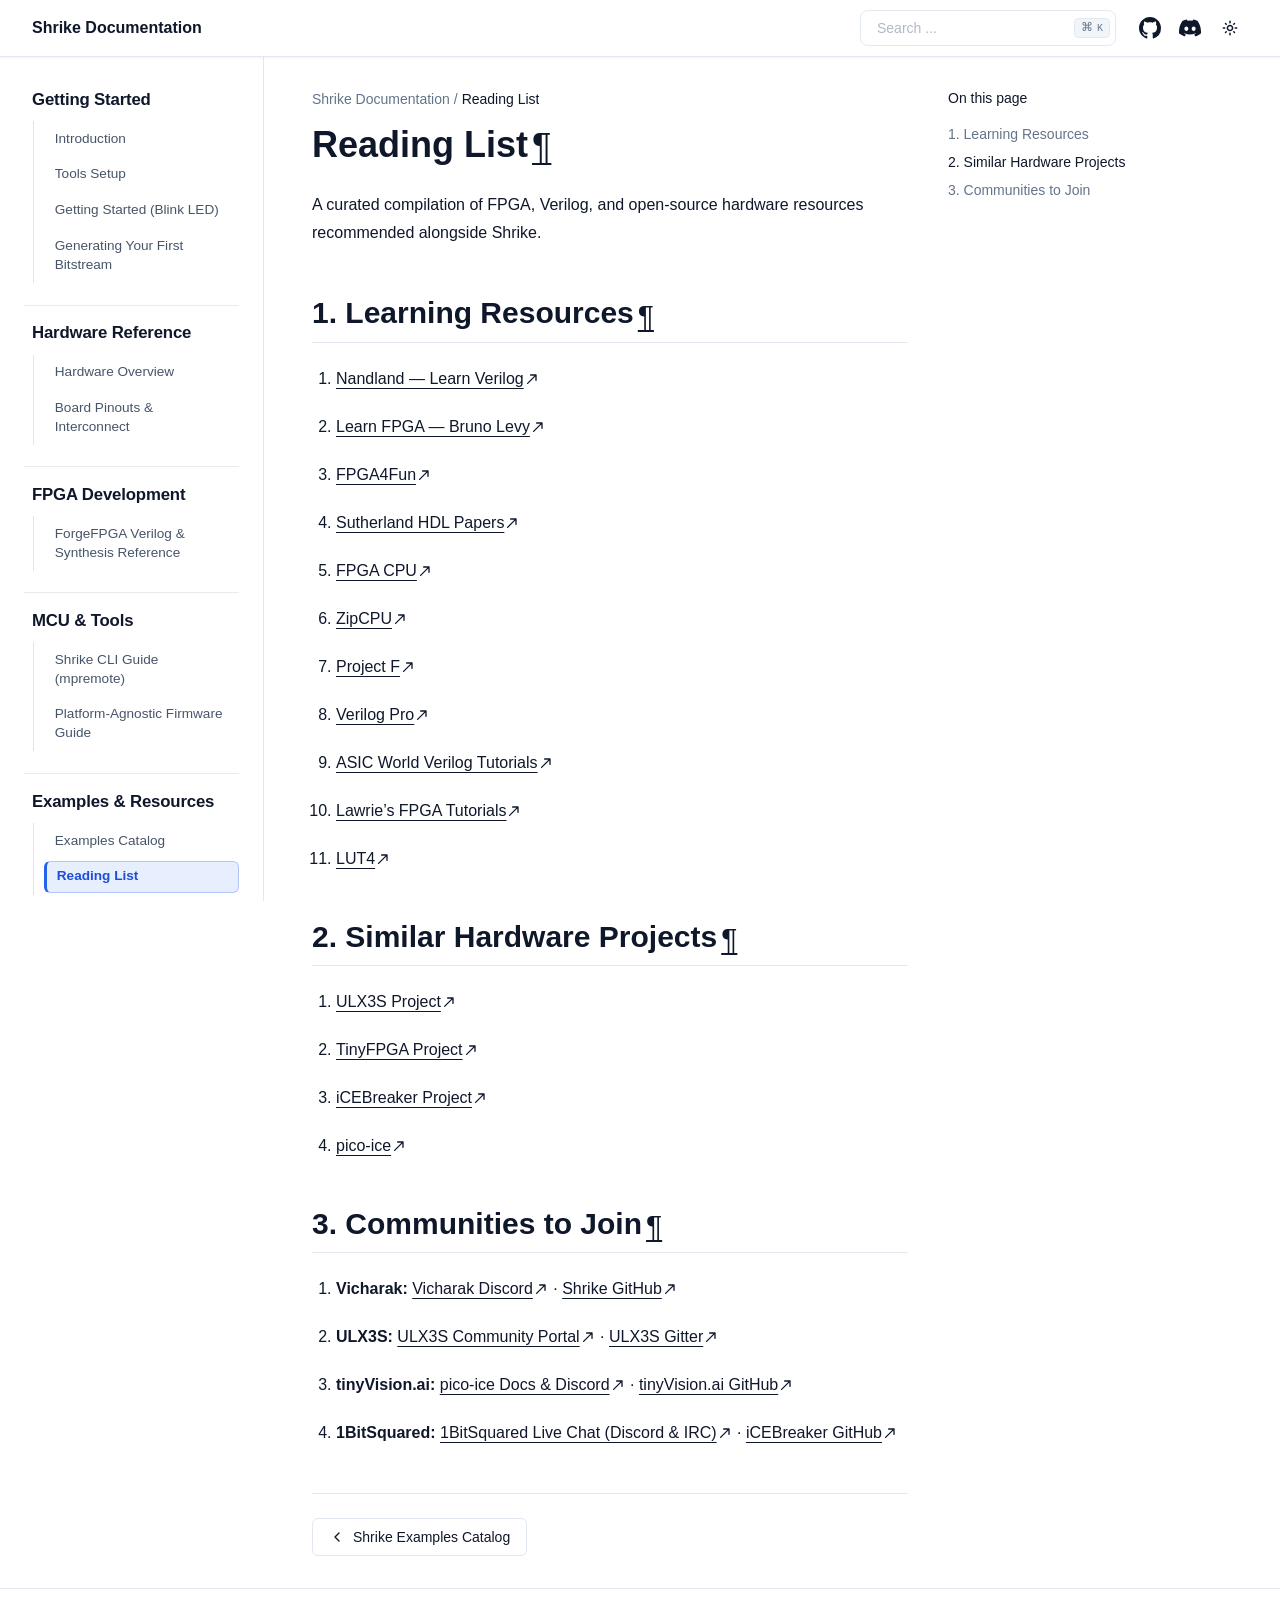
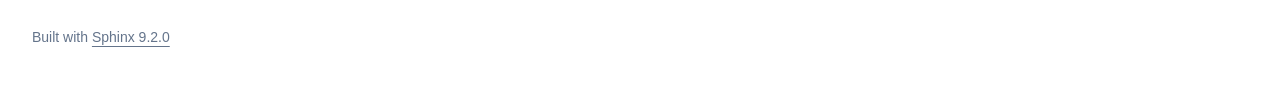
<file: docs/reading_list.html>
<!DOCTYPE html>

<html :class="{ 'dark' : darkMode === true }" data-content_root="./" lang="en" x-data="{ darkMode: $persist(window.matchMedia('(prefers-color-scheme: dark)').matches), activeSection: ''}">
<head>
<script>
    (function () {
      // Set initial color scheme
      if ((localStorage.getItem("_x_darkMode") === "true") || (window.matchMedia("(prefers-color-scheme: dark)").matches)) {
        document.documentElement.classList.add("dark");
      }

      // Watch for media preference changes
      window.matchMedia("(prefers-color-scheme: dark)").addEventListener("change", (event) => {
        localStorage.setItem("_x_darkMode", event.matches);
        document.documentElement.classList.toggle("dark", event.matches);
      });
    })();
  </script>
<meta content="width=device-width, initial-scale=1.0" name="viewport"/>
<meta charset="utf-8"/>
<meta content="#ffffff" media="(prefers-color-scheme: light)" name="theme-color"/>
<meta content="#030711" media="(prefers-color-scheme: dark)" name="theme-color"/>
<meta content="width=device-width, initial-scale=1" name="viewport"/>
<title>Reading List | Shrike Documentation</title>
<meta content="Reading List | Shrike Documentation" property="og:title"/>
<meta content="Reading List | Shrike Documentation" name="twitter:title"/>
<link href="_static/pygments.css?v=e72c8e07" rel="stylesheet" type="text/css"/>
<link href="_static/theme.css?v=009055c6" rel="stylesheet" type="text/css"/>
<link href="_static/sphinx-design.min.css?v=6a604523" rel="stylesheet" type="text/css"/>
<link href="_static/custom.css?v=30180e07" rel="stylesheet" type="text/css"/>
<link href="_static/awesome-sphinx-design.css?v=b41b1d54" rel="stylesheet" type="text/css"/>
<link href="_static/vicharak_icon.png" rel="icon"/>
<link href="search.html" rel="search" title="Search"/>
<link href="genindex.html" rel="index" title="Index"/>
<link href="examples.html" rel="prev" title="Shrike Examples Catalog"/>
<script type="text/javascript">
    (function(c,l,a,r,i,t,y){
        c[a]=c[a]||function(){(c[a].q=c[a].q||[]).push(arguments)};
        t=l.createElement(r);t.async=1;t.src="https://www.clarity.ms/tag/"+i;
        y=l.getElementsByTagName(r)[0];y.parentNode.insertBefore(t,y);
    })(window, document, "clarity", "script", "xuzceme2jg");
</script>
</head>
<body :class="{ 'overflow-hidden': showSidebar }" @scroll.window="showScrollTop = pageYOffset &gt; 100" class="min-h-screen font-sans antialiased bg-background text-foreground" x-data="{ showSidebar: false, showScrollTop: false }">
<div @click.self="showSidebar = false" class="fixed inset-0 z-50 overflow-hidden bg-background/80 backdrop-blur-sm md:hidden" x-cloak="" x-show="showSidebar"></div><div class="relative flex flex-col min-h-screen" id="page"><a class="absolute top-0 left-0 z-[100] block bg-background p-4 text-xl transition -translate-x-full opacity-0 focus:translate-x-0 focus:opacity-100" href="#content">
      Skip to content
    </a><header class="sticky top-0 z-40 w-full border-b shadow-xs border-border bg-background/90 backdrop-blur"><div class="container flex items-center h-14">
<div class="hidden mr-4 md:flex">
<a class="flex items-center mr-6" href="index.html"><span class="hidden font-bold sm:inline-block text-clip whitespace-nowrap">Shrike Documentation</span>
</a></div><button @click="showSidebar = true" class="inline-flex items-center justify-center h-10 px-0 py-2 mr-2 text-base font-medium transition-colors rounded-md hover:text-accent-foreground hover:bg-transparent md:hidden" type="button">
<svg aria-hidden="true" fill="currentColor" height="24" viewbox="0 96 960 960" width="24" xmlns="http://www.w3.org/2000/svg">
<path d="M152.587 825.087q-19.152 0-32.326-13.174t-13.174-32.326q0-19.152 13.174-32.326t32.326-13.174h440q19.152 0 32.326 13.174t13.174 32.326q0 19.152-13.174 32.326t-32.326 13.174h-440Zm0-203.587q-19.152 0-32.326-13.174T107.087 576q0-19.152 13.174-32.326t32.326-13.174h320q19.152 0 32.326 13.174T518.087 576q0 19.152-13.174 32.326T472.587 621.5h-320Zm0-203.587q-19.152 0-32.326-13.174t-13.174-32.326q0-19.152 13.174-32.326t32.326-13.174h440q19.152 0 32.326 13.174t13.174 32.326q0 19.152-13.174 32.326t-32.326 13.174h-440ZM708.913 576l112.174 112.174q12.674 12.674 12.674 31.826t-12.674 31.826Q808.413 764.5 789.261 764.5t-31.826-12.674l-144-144Q600 594.391 600 576t13.435-31.826l144-144q12.674-12.674 31.826-12.674t31.826 12.674q12.674 12.674 12.674 31.826t-12.674 31.826L708.913 576Z"></path>
</svg>
<span class="sr-only">Toggle navigation menu</span>
</button>
<div class="flex items-center justify-between flex-1 gap-2 sm:gap-4 md:justify-end">
<div class="flex-1 w-full md:w-auto md:flex-none"><form @keydown.k.window.meta="$refs.search.focus()" action="search.html" class="relative flex items-center group" id="searchbox" method="get">
<input aria-label="Search the docs" class="inline-flex items-center font-medium transition-colors bg-transparent focus-visible:outline-none focus-visible:ring-2 focus-visible:ring-ring focus-visible:ring-offset-2 ring-offset-background border border-input hover:bg-accent focus:bg-accent hover:text-accent-foreground focus:text-accent-foreground hover:placeholder-accent-foreground py-2 px-4 relative h-9 w-full justify-start rounded-[0.5rem] text-sm text-muted-foreground sm:pr-12 md:w-40 lg:w-64" id="search-input" name="q" placeholder="Search ..." type="search" x-ref="search"/>
<kbd class="pointer-events-none absolute right-1.5 top-2 hidden h-5 select-none text-muted-foreground items-center gap-1 rounded border border-border bg-muted px-1.5 font-mono text-[10px] font-medium opacity-100 sm:flex group-hover:bg-accent group-hover:text-accent-foreground">
<span class="text-xs">⌘</span>
    K
  </kbd>
</form>
</div>
<nav class="flex items-center gap-1">
<a href="https://github.com/vicharak-in/shrike" rel="noopener nofollow" title="Visit Shrike on GitHub">
<div class="inline-flex items-center justify-center px-0 text-sm font-medium transition-colors rounded-md hover:bg-accent hover:text-accent-foreground h-9 w-9">
<svg aria-hidden="true" fill="currentColor" height="22" viewbox="0 0 16 16" width="22"><path d="M8 0C3.58 0 0 3.58 0 8c0 3.54 2.29 6.53 5.47 7.59.4.07.55-.17.55-.38 0-.19-.01-.82-.01-1.49-2.01.37-2.53-.49-2.69-.94-.09-.23-.48-.94-.82-1.13-.28-.15-.68-.52-.01-.53.63-.01 1.08.58 1.23.82.72 1.21 1.87.87 2.33.66.07-.52.28-.87.51-1.07-1.78-.2-3.64-.89-3.64-3.95 0-.87.31-1.59.82-2.15-.08-.2-.36-1.02.08-2.12 0 0 .67-.21 2.2.82.64-.18 1.32-.27 2-.27s1.36.09 2 .27c1.53-1.04 2.2-.82 2.2-.82.44 1.1.16 1.92.08 2.12.51.56.82 1.27.82 2.15 0 3.07-1.87 3.75-3.65 3.95.29.25.54.73.54 1.48 0 1.07-.01 1.93-.01 2.2 0 .21.15.46.55.38A8.01 8.01 0 0 0 16 8c0-4.42-3.58-8-8-8"></path></svg>
</div>
</a>
<a href="https://discord.com/invite/EhQy97CQ9G" rel="noopener nofollow" title="Visit Vicharak Discord">
<div class="inline-flex items-center justify-center px-0 text-sm font-medium transition-colors rounded-md hover:bg-accent hover:text-accent-foreground h-9 w-9">
<svg aria-hidden="true" fill="currentColor" height="22" viewbox="0 0 24 24" width="22"><path d="M20.317 4.37a19.8 19.8 0 0 0-4.885-1.515.074.074 0 0 0-.079.037c-.21.375-.444.864-.608 1.25a18.27 18.27 0 0 0-5.487 0 12.64 12.64 0 0 0-.617-1.25.077.077 0 0 0-.079-.037A19.74 19.74 0 0 0 3.677 4.37a.07.07 0 0 0-.032.027C.533 9.046-.32 13.58.099 18.057a.082.082 0 0 0 .031.057 19.9 19.9 0 0 0 5.993 3.03.078.078 0 0 0 .084-.028c.462-.63.874-1.295 1.226-1.994a.076.076 0 0 0-.041-.106 13.1 13.1 0 0 1-1.872-.892.077.077 0 0 1-.008-.128 10.2 10.2 0 0 0 .372-.292.074.074 0 0 1 .077-.01c3.928 1.793 8.18 1.793 12.062 0a.074.074 0 0 1 .078.01c.12.098.246.198.373.292a.077.077 0 0 1-.006.127 12.3 12.3 0 0 1-1.873.892.077.077 0 0 0-.041.107c.36.698.772 1.362 1.225 1.993a.076.076 0 0 0 .084.028 19.84 19.84 0 0 0 6.002-3.03.077.077 0 0 0 .032-.054c.5-5.177-.838-9.674-3.549-13.66a.061.061 0 0 0-.031-.029zM8.02 15.33c-1.183 0-2.157-1.085-2.157-2.419 0-1.333.956-2.419 2.157-2.419 1.21 0 2.176 1.096 2.157 2.42 0 1.333-.956 2.418-2.157 2.418zm7.975 0c-1.183 0-2.157-1.085-2.157-2.419 0-1.333.955-2.419 2.157-2.419 1.21 0 2.176 1.096 2.157 2.42 0 1.333-.946 2.418-2.157 2.418z"></path></svg>
</div>
</a>
<button @click="darkMode = !darkMode" class="relative inline-flex items-center justify-center px-0 text-sm font-medium transition-colors rounded-md hover:bg-accent hover:text-accent-foreground h-9 w-9" title="Toggle color scheme" type="button">
<svg class="absolute transition-all scale-100 rotate-0 dark:-rotate-90 dark:scale-0" fill="currentColor" height="16" viewbox="0 96 960 960" width="16" xmlns="http://www.w3.org/2000/svg">
<path d="M480 685q45.456 0 77.228-31.772Q589 621.456 589 576q0-45.456-31.772-77.228Q525.456 467 480 467q-45.456 0-77.228 31.772Q371 530.544 371 576q0 45.456 31.772 77.228Q434.544 685 480 685Zm0 91q-83 0-141.5-58.5T280 576q0-83 58.5-141.5T480 376q83 0 141.5 58.5T680 576q0 83-58.5 141.5T480 776ZM80 621.5q-19.152 0-32.326-13.174T34.5 576q0-19.152 13.174-32.326T80 530.5h80q19.152 0 32.326 13.174T205.5 576q0 19.152-13.174 32.326T160 621.5H80Zm720 0q-19.152 0-32.326-13.174T754.5 576q0-19.152 13.174-32.326T800 530.5h80q19.152 0 32.326 13.174T925.5 576q0 19.152-13.174 32.326T880 621.5h-80Zm-320-320q-19.152 0-32.326-13.174T434.5 256v-80q0-19.152 13.174-32.326T480 130.5q19.152 0 32.326 13.174T525.5 176v80q0 19.152-13.174 32.326T480 301.5Zm0 720q-19.152 0-32.326-13.17Q434.5 995.152 434.5 976v-80q0-19.152 13.174-32.326T480 850.5q19.152 0 32.326 13.174T525.5 896v80q0 19.152-13.174 32.33-13.174 13.17-32.326 13.17ZM222.174 382.065l-43-42Q165.5 327.391 166 308.239t13.174-33.065q13.435-13.674 32.587-13.674t32.065 13.674l42.239 43q12.674 13.435 12.555 31.706-.12 18.272-12.555 31.946-12.674 13.674-31.445 13.413-18.772-.261-32.446-13.174Zm494 494.761-42.239-43q-12.674-13.435-12.674-32.087t12.674-31.565Q686.609 756.5 705.38 757q18.772.5 32.446 13.174l43 41.761Q794.5 824.609 794 843.761t-13.174 33.065Q767.391 890.5 748.239 890.5t-32.065-13.674Zm-42-494.761Q660.5 369.391 661 350.62q.5-18.772 13.174-32.446l41.761-43Q728.609 261.5 747.761 262t33.065 13.174q13.674 13.435 13.674 32.587t-13.674 32.065l-43 42.239q-13.435 12.674-31.706 12.555-18.272-.12-31.946-12.555Zm-495 494.761Q165.5 863.391 165.5 844.239t13.674-32.065l43-42.239q13.435-12.674 32.087-12.674t31.565 12.674Q299.5 782.609 299 801.38q-.5 18.772-13.174 32.446l-41.761 43Q231.391 890.5 212.239 890t-33.065-13.174ZM480 576Z"></path>
</svg>
<svg class="absolute transition-all scale-0 rotate-90 dark:rotate-0 dark:scale-100" fill="currentColor" height="16" viewbox="0 96 960 960" width="16" xmlns="http://www.w3.org/2000/svg">
<path d="M480 936q-151 0-255.5-104.5T120 576q0-138 90-239.5T440 218q25-3 39 18t-1 44q-17 26-25.5 55t-8.5 61q0 90 63 153t153 63q31 0 61.5-9t54.5-25q21-14 43-1.5t19 39.5q-14 138-117.5 229T480 936Zm0-80q88 0 158-48.5T740 681q-20 5-40 8t-40 3q-123 0-209.5-86.5T364 396q0-20 3-40t8-40q-78 32-126.5 102T200 576q0 116 82 198t198 82Zm-10-270Z"></path>
</svg>
</button>
</nav>
</div>
</div>
</header>
<div class="flex-1"><div class="container md:grid md:grid-cols-[220px_minmax(0,1fr)] md:gap-6 lg:grid-cols-[240px_minmax(0,1fr)] lg:gap-10"><aside :aria-hidden="!showSidebar" :class="{ 'translate-x-0': showSidebar }" class="fixed inset-y-0 left-0 md:top-14 z-50 md:z-30 bg-background md:bg-transparent transition-all duration-100 -translate-x-full md:translate-x-0 ml-0 p-6 md:p-0 md:-ml-2 md:h-[calc(100vh-3.5rem)] w-5/6 md:w-full overflow-y-auto border-r border-border md:sticky" id="left-sidebar">
<a class="justify-start text-sm md:!hidden bg-background" href="index.html"><span class="font-bold text-clip whitespace-nowrap">Shrike Documentation</span>
</a>
<div class="relative overflow-hidden md:overflow-auto my-4 md:my-0">
<div class="overflow-y-auto h-full w-full relative pr-6"><nav class="table w-full min-w-full my-6 lg:my-8">
<p class="caption" role="heading"><span class="caption-text">Getting Started</span></p>
<ul>
<li class="toctree-l1"><a class="reference internal" href="introduction.html">Introduction</a></li>
<li class="toctree-l1"><a class="reference internal" href="tools_setup_guide.html">Tools Setup</a></li>
<li class="toctree-l1"><a class="reference internal" href="getting_started.html">Getting Started (Blink LED)</a></li>
<li class="toctree-l1"><a class="reference internal" href="generating_your_first_bitstream.html">Generating Your First Bitstream</a></li>
</ul>
<p class="caption" role="heading"><span class="caption-text">Hardware Reference</span></p>
<ul>
<li class="toctree-l1"><a class="reference internal" href="hardware_overview.html">Hardware Overview</a></li>
<li class="toctree-l1"><a class="reference internal" href="shrike_pinouts.html">Board Pinouts &amp; Interconnect</a></li>
</ul>
<p class="caption" role="heading"><span class="caption-text">FPGA Development</span></p>
<ul>
<li class="toctree-l1"><a class="reference internal" href="verilog_style_guide.html">ForgeFPGA Verilog &amp; Synthesis Reference</a></li>
</ul>
<p class="caption" role="heading"><span class="caption-text">MCU &amp; Tools</span></p>
<ul>
<li class="toctree-l1"><a class="reference internal" href="shrike_cli_guide.html">Shrike CLI Guide (mpremote)</a></li>
<li class="toctree-l1"><a class="reference internal" href="PLATFORM_AGNOSTIC_FIRMWARE_GUIDE.html">Platform-Agnostic Firmware Guide</a></li>
</ul>
<p class="caption" role="heading"><span class="caption-text">Examples &amp; Resources</span></p>
<ul class="current">
<li class="toctree-l1"><a class="reference internal" href="examples.html">Examples Catalog</a></li>
<li class="toctree-l1 current"><a class="current reference internal" href="#">Reading List</a></li>
</ul>
</nav>
</div>
</div>
<button @click="showSidebar = false" class="absolute md:hidden right-4 top-4 rounded-sm opacity-70 transition-opacity hover:opacity-100" type="button">
<svg class="h-4 w-4" fill="currentColor" height="24" stroke="none" viewbox="0 96 960 960" width="24" xmlns="http://www.w3.org/2000/svg">
<path d="M480 632 284 828q-11 11-28 11t-28-11q-11-11-11-28t11-28l196-196-196-196q-11-11-11-28t11-28q11-11 28-11t28 11l196 196 196-196q11-11 28-11t28 11q11 11 11 28t-11 28L536 576l196 196q11 11 11 28t-11 28q-11 11-28 11t-28-11L480 632Z"></path>
</svg>
</button>
</aside>
<main class="relative py-6 lg:gap-10 lg:py-8 xl:grid xl:grid-cols-[1fr_300px]">
<div class="w-full min-w-0 mx-auto">
<nav aria-label="breadcrumbs" class="flex items-center mb-4 space-x-1 text-sm text-muted-foreground">
<a class="overflow-hidden text-ellipsis whitespace-nowrap hover:text-foreground" href="index.html">
<span class="hidden md:inline">Shrike Documentation</span>
<svg aria-label="Home" class="md:hidden" fill="currentColor" height="18" stroke="none" viewbox="0 96 960 960" width="18" xmlns="http://www.w3.org/2000/svg">
<path d="M240 856h120V616h240v240h120V496L480 316 240 496v360Zm-80 80V456l320-240 320 240v480H520V696h-80v240H160Zm320-350Z"></path>
</svg>
</a>
<div class="mr-1">/</div><span aria-current="page" class="font-medium text-foreground overflow-hidden text-ellipsis whitespace-nowrap">Reading List</span>
</nav>
<div id="content" role="main">
<section id="reading-list">
<span id="id1"></span><h1>Reading List<a class="headerlink" href="#reading-list" title="Link to this heading">¶</a></h1>
<p>A curated compilation of FPGA, Verilog, and open-source hardware resources recommended alongside Shrike.</p>
<section id="learning-resources">
<span id="1-learning-resources"></span><h2>1. Learning Resources<a class="headerlink" href="#learning-resources" title="Link to this heading" x-intersect.margin.0%.0%.-70%.0%="activeSection = '#learning-resources'">¶</a></h2>
<ol class="arabic simple">
<li><p><a class="reference external" href="https://nandland.com/learn-verilog/" rel="nofollow noopener">Nandland — Learn Verilog<svg fill="currentColor" height="1em" stroke="none" viewbox="0 96 960 960" width="1em" xmlns="http://www.w3.org/2000/svg"><path d="M188 868q-11-11-11-28t11-28l436-436H400q-17 0-28.5-11.5T360 336q0-17 11.5-28.5T400 296h320q17 0 28.5 11.5T760 336v320q0 17-11.5 28.5T720 696q-17 0-28.5-11.5T680 656V432L244 868q-11 11-28 11t-28-11Z"></path></svg></a></p></li>
<li><p><a class="reference external" href="https://github.com/BrunoLevy/learn-fpga" rel="nofollow noopener">Learn FPGA — Bruno Levy<svg fill="currentColor" height="1em" stroke="none" viewbox="0 96 960 960" width="1em" xmlns="http://www.w3.org/2000/svg"><path d="M188 868q-11-11-11-28t11-28l436-436H400q-17 0-28.5-11.5T360 336q0-17 11.5-28.5T400 296h320q17 0 28.5 11.5T760 336v320q0 17-11.5 28.5T720 696q-17 0-28.5-11.5T680 656V432L244 868q-11 11-28 11t-28-11Z"></path></svg></a></p></li>
<li><p><a class="reference external" href="https://www.fpga4fun.com/" rel="nofollow noopener">FPGA4Fun<svg fill="currentColor" height="1em" stroke="none" viewbox="0 96 960 960" width="1em" xmlns="http://www.w3.org/2000/svg"><path d="M188 868q-11-11-11-28t11-28l436-436H400q-17 0-28.5-11.5T360 336q0-17 11.5-28.5T400 296h320q17 0 28.5 11.5T760 336v320q0 17-11.5 28.5T720 696q-17 0-28.5-11.5T680 656V432L244 868q-11 11-28 11t-28-11Z"></path></svg></a></p></li>
<li><p><a class="reference external" href="https://sutherland-hdl.com/papers.html" rel="nofollow noopener">Sutherland HDL Papers<svg fill="currentColor" height="1em" stroke="none" viewbox="0 96 960 960" width="1em" xmlns="http://www.w3.org/2000/svg"><path d="M188 868q-11-11-11-28t11-28l436-436H400q-17 0-28.5-11.5T360 336q0-17 11.5-28.5T400 296h320q17 0 28.5 11.5T760 336v320q0 17-11.5 28.5T720 696q-17 0-28.5-11.5T680 656V432L244 868q-11 11-28 11t-28-11Z"></path></svg></a></p></li>
<li><p><a class="reference external" href="http://fpgacpu.ca/" rel="nofollow noopener">FPGA CPU<svg fill="currentColor" height="1em" stroke="none" viewbox="0 96 960 960" width="1em" xmlns="http://www.w3.org/2000/svg"><path d="M188 868q-11-11-11-28t11-28l436-436H400q-17 0-28.5-11.5T360 336q0-17 11.5-28.5T400 296h320q17 0 28.5 11.5T760 336v320q0 17-11.5 28.5T720 696q-17 0-28.5-11.5T680 656V432L244 868q-11 11-28 11t-28-11Z"></path></svg></a></p></li>
<li><p><a class="reference external" href="https://zipcpu.com/" rel="nofollow noopener">ZipCPU<svg fill="currentColor" height="1em" stroke="none" viewbox="0 96 960 960" width="1em" xmlns="http://www.w3.org/2000/svg"><path d="M188 868q-11-11-11-28t11-28l436-436H400q-17 0-28.5-11.5T360 336q0-17 11.5-28.5T400 296h320q17 0 28.5 11.5T760 336v320q0 17-11.5 28.5T720 696q-17 0-28.5-11.5T680 656V432L244 868q-11 11-28 11t-28-11Z"></path></svg></a></p></li>
<li><p><a class="reference external" href="https://projectf.io/" rel="nofollow noopener">Project F<svg fill="currentColor" height="1em" stroke="none" viewbox="0 96 960 960" width="1em" xmlns="http://www.w3.org/2000/svg"><path d="M188 868q-11-11-11-28t11-28l436-436H400q-17 0-28.5-11.5T360 336q0-17 11.5-28.5T400 296h320q17 0 28.5 11.5T760 336v320q0 17-11.5 28.5T720 696q-17 0-28.5-11.5T680 656V432L244 868q-11 11-28 11t-28-11Z"></path></svg></a></p></li>
<li><p><a class="reference external" href="https://www.verilogpro.com/" rel="nofollow noopener">Verilog Pro<svg fill="currentColor" height="1em" stroke="none" viewbox="0 96 960 960" width="1em" xmlns="http://www.w3.org/2000/svg"><path d="M188 868q-11-11-11-28t11-28l436-436H400q-17 0-28.5-11.5T360 336q0-17 11.5-28.5T400 296h320q17 0 28.5 11.5T760 336v320q0 17-11.5 28.5T720 696q-17 0-28.5-11.5T680 656V432L244 868q-11 11-28 11t-28-11Z"></path></svg></a></p></li>
<li><p><a class="reference external" href="https://www.asic-world.com/verilog/veritut.html" rel="nofollow noopener">ASIC World Verilog Tutorials<svg fill="currentColor" height="1em" stroke="none" viewbox="0 96 960 960" width="1em" xmlns="http://www.w3.org/2000/svg"><path d="M188 868q-11-11-11-28t11-28l436-436H400q-17 0-28.5-11.5T360 336q0-17 11.5-28.5T400 296h320q17 0 28.5 11.5T760 336v320q0 17-11.5 28.5T720 696q-17 0-28.5-11.5T680 656V432L244 868q-11 11-28 11t-28-11Z"></path></svg></a></p></li>
<li><p><a class="reference external" href="https://lawrie.github.io/blackicemxbook/" rel="nofollow noopener">Lawrie’s FPGA Tutorials<svg fill="currentColor" height="1em" stroke="none" viewbox="0 96 960 960" width="1em" xmlns="http://www.w3.org/2000/svg"><path d="M188 868q-11-11-11-28t11-28l436-436H400q-17 0-28.5-11.5T360 336q0-17 11.5-28.5T400 296h320q17 0 28.5 11.5T760 336v320q0 17-11.5 28.5T720 696q-17 0-28.5-11.5T680 656V432L244 868q-11 11-28 11t-28-11Z"></path></svg></a></p></li>
<li><p><a class="reference external" href="https://lut4.com/" rel="nofollow noopener">LUT4<svg fill="currentColor" height="1em" stroke="none" viewbox="0 96 960 960" width="1em" xmlns="http://www.w3.org/2000/svg"><path d="M188 868q-11-11-11-28t11-28l436-436H400q-17 0-28.5-11.5T360 336q0-17 11.5-28.5T400 296h320q17 0 28.5 11.5T760 336v320q0 17-11.5 28.5T720 696q-17 0-28.5-11.5T680 656V432L244 868q-11 11-28 11t-28-11Z"></path></svg></a></p></li>
</ol>
</section>
<section id="similar-hardware-projects">
<span id="2-similar-hardware-projects"></span><h2>2. Similar Hardware Projects<a class="headerlink" href="#similar-hardware-projects" title="Link to this heading" x-intersect.margin.0%.0%.-70%.0%="activeSection = '#similar-hardware-projects'">¶</a></h2>
<ol class="arabic simple">
<li><p><a class="reference external" href="https://ulx3s.github.io/" rel="nofollow noopener">ULX3S Project<svg fill="currentColor" height="1em" stroke="none" viewbox="0 96 960 960" width="1em" xmlns="http://www.w3.org/2000/svg"><path d="M188 868q-11-11-11-28t11-28l436-436H400q-17 0-28.5-11.5T360 336q0-17 11.5-28.5T400 296h320q17 0 28.5 11.5T760 336v320q0 17-11.5 28.5T720 696q-17 0-28.5-11.5T680 656V432L244 868q-11 11-28 11t-28-11Z"></path></svg></a></p></li>
<li><p><a class="reference external" href="https://tinyfpga.com/" rel="nofollow noopener">TinyFPGA Project<svg fill="currentColor" height="1em" stroke="none" viewbox="0 96 960 960" width="1em" xmlns="http://www.w3.org/2000/svg"><path d="M188 868q-11-11-11-28t11-28l436-436H400q-17 0-28.5-11.5T360 336q0-17 11.5-28.5T400 296h320q17 0 28.5 11.5T760 336v320q0 17-11.5 28.5T720 696q-17 0-28.5-11.5T680 656V432L244 868q-11 11-28 11t-28-11Z"></path></svg></a></p></li>
<li><p><a class="reference external" href="https://github.com/icebreaker-fpga/icebreaker" rel="nofollow noopener">iCEBreaker Project<svg fill="currentColor" height="1em" stroke="none" viewbox="0 96 960 960" width="1em" xmlns="http://www.w3.org/2000/svg"><path d="M188 868q-11-11-11-28t11-28l436-436H400q-17 0-28.5-11.5T360 336q0-17 11.5-28.5T400 296h320q17 0 28.5 11.5T760 336v320q0 17-11.5 28.5T720 696q-17 0-28.5-11.5T680 656V432L244 868q-11 11-28 11t-28-11Z"></path></svg></a></p></li>
<li><p><a class="reference external" href="https://pico-ice.tinyvision.ai/" rel="nofollow noopener">pico-ice<svg fill="currentColor" height="1em" stroke="none" viewbox="0 96 960 960" width="1em" xmlns="http://www.w3.org/2000/svg"><path d="M188 868q-11-11-11-28t11-28l436-436H400q-17 0-28.5-11.5T360 336q0-17 11.5-28.5T400 296h320q17 0 28.5 11.5T760 336v320q0 17-11.5 28.5T720 696q-17 0-28.5-11.5T680 656V432L244 868q-11 11-28 11t-28-11Z"></path></svg></a></p></li>
</ol>
</section>
<section id="communities-to-join">
<span id="3-communities-to-join"></span><h2>3. Communities to Join<a class="headerlink" href="#communities-to-join" title="Link to this heading" x-intersect.margin.0%.0%.-70%.0%="activeSection = '#communities-to-join'">¶</a></h2>
<ol class="arabic simple">
<li><p><strong>Vicharak:</strong> <a class="reference external" href="https://discord.com/invite/EhQy97CQ9G" rel="nofollow noopener">Vicharak Discord<svg fill="currentColor" height="1em" stroke="none" viewbox="0 96 960 960" width="1em" xmlns="http://www.w3.org/2000/svg"><path d="M188 868q-11-11-11-28t11-28l436-436H400q-17 0-28.5-11.5T360 336q0-17 11.5-28.5T400 296h320q17 0 28.5 11.5T760 336v320q0 17-11.5 28.5T720 696q-17 0-28.5-11.5T680 656V432L244 868q-11 11-28 11t-28-11Z"></path></svg></a> · <a class="reference external" href="https://github.com/vicharak-in/shrike" rel="nofollow noopener">Shrike GitHub<svg fill="currentColor" height="1em" stroke="none" viewbox="0 96 960 960" width="1em" xmlns="http://www.w3.org/2000/svg"><path d="M188 868q-11-11-11-28t11-28l436-436H400q-17 0-28.5-11.5T360 336q0-17 11.5-28.5T400 296h320q17 0 28.5 11.5T760 336v320q0 17-11.5 28.5T720 696q-17 0-28.5-11.5T680 656V432L244 868q-11 11-28 11t-28-11Z"></path></svg></a></p></li>
<li><p><strong>ULX3S:</strong> <a class="reference external" href="https://ulx3s.github.io/" rel="nofollow noopener">ULX3S Community Portal<svg fill="currentColor" height="1em" stroke="none" viewbox="0 96 960 960" width="1em" xmlns="http://www.w3.org/2000/svg"><path d="M188 868q-11-11-11-28t11-28l436-436H400q-17 0-28.5-11.5T360 336q0-17 11.5-28.5T400 296h320q17 0 28.5 11.5T760 336v320q0 17-11.5 28.5T720 696q-17 0-28.5-11.5T680 656V432L244 868q-11 11-28 11t-28-11Z"></path></svg></a> · <a class="reference external" href="https://gitter.im/ulx3s/Lobby" rel="nofollow noopener">ULX3S Gitter<svg fill="currentColor" height="1em" stroke="none" viewbox="0 96 960 960" width="1em" xmlns="http://www.w3.org/2000/svg"><path d="M188 868q-11-11-11-28t11-28l436-436H400q-17 0-28.5-11.5T360 336q0-17 11.5-28.5T400 296h320q17 0 28.5 11.5T760 336v320q0 17-11.5 28.5T720 696q-17 0-28.5-11.5T680 656V432L244 868q-11 11-28 11t-28-11Z"></path></svg></a></p></li>
<li><p><strong>tinyVision.ai:</strong> <a class="reference external" href="https://pico-ice.tinyvision.ai/" rel="nofollow noopener">pico-ice Docs &amp; Discord<svg fill="currentColor" height="1em" stroke="none" viewbox="0 96 960 960" width="1em" xmlns="http://www.w3.org/2000/svg"><path d="M188 868q-11-11-11-28t11-28l436-436H400q-17 0-28.5-11.5T360 336q0-17 11.5-28.5T400 296h320q17 0 28.5 11.5T760 336v320q0 17-11.5 28.5T720 696q-17 0-28.5-11.5T680 656V432L244 868q-11 11-28 11t-28-11Z"></path></svg></a> · <a class="reference external" href="https://github.com/tinyvision-ai-inc" rel="nofollow noopener">tinyVision.ai GitHub<svg fill="currentColor" height="1em" stroke="none" viewbox="0 96 960 960" width="1em" xmlns="http://www.w3.org/2000/svg"><path d="M188 868q-11-11-11-28t11-28l436-436H400q-17 0-28.5-11.5T360 336q0-17 11.5-28.5T400 296h320q17 0 28.5 11.5T760 336v320q0 17-11.5 28.5T720 696q-17 0-28.5-11.5T680 656V432L244 868q-11 11-28 11t-28-11Z"></path></svg></a></p></li>
<li><p><strong>1BitSquared:</strong> <a class="reference external" href="https://1bitsquared.com/pages/chat" rel="nofollow noopener">1BitSquared Live Chat (Discord &amp; IRC)<svg fill="currentColor" height="1em" stroke="none" viewbox="0 96 960 960" width="1em" xmlns="http://www.w3.org/2000/svg"><path d="M188 868q-11-11-11-28t11-28l436-436H400q-17 0-28.5-11.5T360 336q0-17 11.5-28.5T400 296h320q17 0 28.5 11.5T760 336v320q0 17-11.5 28.5T720 696q-17 0-28.5-11.5T680 656V432L244 868q-11 11-28 11t-28-11Z"></path></svg></a> · <a class="reference external" href="https://github.com/icebreaker-fpga/icebreaker" rel="nofollow noopener">iCEBreaker GitHub<svg fill="currentColor" height="1em" stroke="none" viewbox="0 96 960 960" width="1em" xmlns="http://www.w3.org/2000/svg"><path d="M188 868q-11-11-11-28t11-28l436-436H400q-17 0-28.5-11.5T360 336q0-17 11.5-28.5T400 296h320q17 0 28.5 11.5T760 336v320q0 17-11.5 28.5T720 696q-17 0-28.5-11.5T680 656V432L244 868q-11 11-28 11t-28-11Z"></path></svg></a></p></li>
</ol>
</section>
</section>
</div><div class="flex justify-between items-center pt-6 mt-12 border-t border-border gap-4">
<div class="mr-auto">
<a class="inline-flex items-center justify-center rounded-md text-sm font-medium transition-colors border border-input hover:bg-accent hover:text-accent-foreground py-2 px-4" href="examples.html">
<svg class="mr-2 h-4 w-4" fill="none" height="24" stroke="currentColor" stroke-linecap="round" stroke-linejoin="round" stroke-width="2" viewbox="0 0 24 24" width="24" xmlns="http://www.w3.org/2000/svg">
<polyline points="15 18 9 12 15 6"></polyline>
</svg>
        Shrike Examples Catalog
      </a>
</div>
</div></div><aside class="hidden text-sm xl:block" id="right-sidebar">
<div class="sticky top-16 -mt-10 max-h-[calc(100vh-5rem)] h-full overflow-y-auto pt-6 space-y-2"><p class="font-medium">On this page</p>
<ul>
<li><a :data-current="activeSection === '#learning-resources'" class="reference internal" href="#learning-resources">1. Learning Resources</a></li>
<li><a :data-current="activeSection === '#similar-hardware-projects'" class="reference internal" href="#similar-hardware-projects">2. Similar Hardware Projects</a></li>
<li><a :data-current="activeSection === '#communities-to-join'" class="reference internal" href="#communities-to-join">3. Communities to Join</a></li>
</ul>
</div>
</aside>
</main>
</div>
</div><footer class="py-6 border-t border-border md:py-0">
<div class="container flex flex-col items-center justify-between gap-4 md:h-24 md:flex-row">
<div class="flex flex-col items-center gap-4 px-8 md:flex-row md:gap-2 md:px-0">
<p class="text-sm leading-loose text-center text-muted-foreground md:text-left">Built with <a class="font-medium underline underline-offset-4" href="https://www.sphinx-doc.org" rel="noreferrer">Sphinx 9.2.0</a></p>
</div>
</div>
</footer>
</div><button :class="{'opacity-0 invisible' : !showScrollTop}" @click="window.scrollTo({top: 0, behavior: 'smooth'})" class="fixed bottom-8 right-8 p-2 z-10 rounded-sm bg-gray-700 text-xs text-white transition-all duration-1000 hover:bg-gray-950 focus:bg-gray-950" id="scrolltop" x-cloak="">
<svg aria-hidden="true" class="inline fill-current mb-[2px]" height="14" viewbox="0 96 960 960" width="14" xmlns="http://www.w3.org/2000/svg">
<path d="M450 896V370L202 618l-42-42 320-320 320 320-42 42-248-248v526h-60Z"></path>
</svg>
  Back to top
</button>
<script src="_static/documentation_options.js?v=f2a433a1"></script>
<script src="_static/doctools.js?v=fd6eb6e6"></script>
<script src="_static/sphinx_highlight.js?v=6ffebe34"></script>
<script defer="defer" src="_static/theme.js?v=49cc6205"></script>
<script data-sd-tabs-storage-prefix="sphinx-design-tab-id-" src="_static/design-tabs.js?v=fcb327ea"></script>
</body>
</html>
</file>
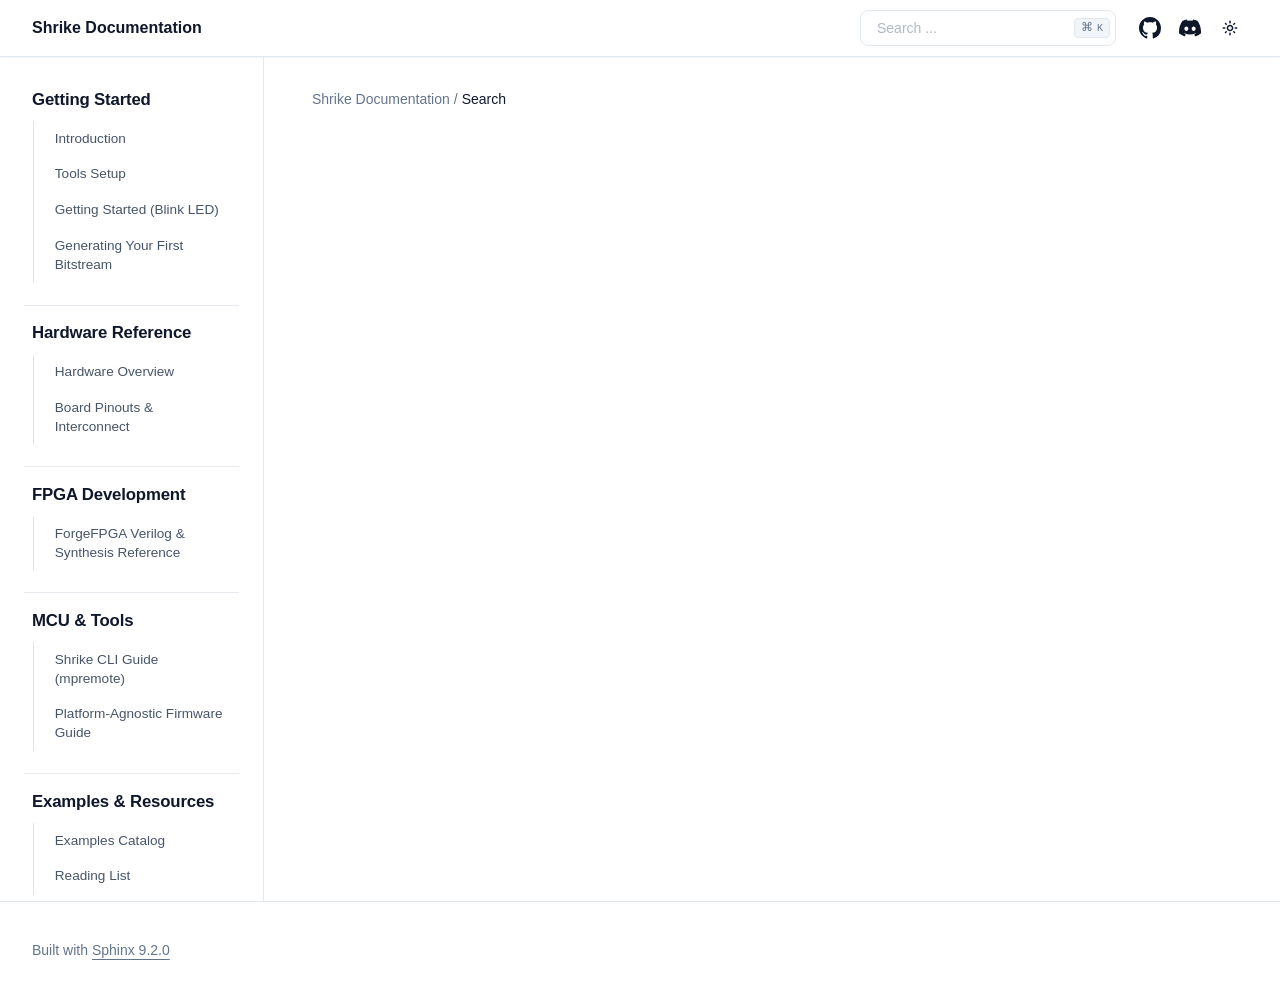
<file: docs/search.html>
<!DOCTYPE html>
<html lang="en" data-content_root="./"
  x-data="{ darkMode: $persist(window.matchMedia('(prefers-color-scheme: dark)').matches), activeSection: ''}"
  :class="{ 'dark' : darkMode === true }">

<head>
  <script>
    (function () {
      // Set initial color scheme
      if ((localStorage.getItem("_x_darkMode") === "true") || (window.matchMedia("(prefers-color-scheme: dark)").matches)) {
        document.documentElement.classList.add("dark");
      }

      // Watch for media preference changes
      window.matchMedia("(prefers-color-scheme: dark)").addEventListener("change", (event) => {
        localStorage.setItem("_x_darkMode", event.matches);
        document.documentElement.classList.toggle("dark", event.matches);
      });
    })();
  </script>
  <meta name="viewport" content="width=device-width, initial-scale=1.0" />
  <meta charset="utf-8" />
  <meta name="theme-color" media="(prefers-color-scheme: light)" content="#ffffff" />
  <meta name="theme-color" media="(prefers-color-scheme: dark)" content="#030711" />
  
  <title>Search | Shrike Documentation</title>
  <meta property="og:title" content="Search | Shrike Documentation" />
  <meta name="twitter:title" content="Search | Shrike Documentation" />
  <link rel="stylesheet" type="text/css" href="_static/pygments.css?v=e72c8e07" />
  <link rel="stylesheet" type="text/css" href="_static/theme.css?v=009055c6" />
  <link rel="stylesheet" type="text/css" href="_static/sphinx-design.min.css?v=6a604523" />
  <link rel="stylesheet" type="text/css" href="_static/custom.css?v=30180e07" />
  <link rel="stylesheet" type="text/css" href="_static/awesome-sphinx-design.css?v=b41b1d54" />
  <link rel="icon" href="_static/vicharak_icon.png" />
  <link rel="search" title="Search" href="#" />
  <link rel="index" title="Index" href="genindex.html" />

<script type="text/javascript">
    (function(c,l,a,r,i,t,y){
        c[a]=c[a]||function(){(c[a].q=c[a].q||[]).push(arguments)};
        t=l.createElement(r);t.async=1;t.src="https://www.clarity.ms/tag/"+i;
        y=l.getElementsByTagName(r)[0];y.parentNode.insertBefore(t,y);
    })(window, document, "clarity", "script", "xuzceme2jg");
</script>

</head>

<body x-data="{ showSidebar: false, showScrollTop: false }"
  class="min-h-screen font-sans antialiased bg-background text-foreground" :class="{ 'overflow-hidden': showSidebar }"@scroll.window="showScrollTop = pageYOffset > 100">
  <div x-cloak x-show="showSidebar"
    class="fixed inset-0 z-50 overflow-hidden bg-background/80 backdrop-blur-sm md:hidden"
    @click.self="showSidebar = false"></div><div id="page" class="relative flex flex-col min-h-screen"><a href="#content"
      class="absolute top-0 left-0 z-[100] block bg-background p-4 text-xl transition -translate-x-full opacity-0 focus:translate-x-0 focus:opacity-100">
      Skip to content
    </a><header class="sticky top-0 z-40 w-full border-b shadow-xs border-border bg-background/90 backdrop-blur"><div class="container flex items-center h-14">
    <div class="hidden mr-4 md:flex">
      <a href="index.html" class="flex items-center mr-6"><span class="hidden font-bold sm:inline-block text-clip whitespace-nowrap">Shrike Documentation</span>
      </a></div><button
      class="inline-flex items-center justify-center h-10 px-0 py-2 mr-2 text-base font-medium transition-colors rounded-md hover:text-accent-foreground hover:bg-transparent md:hidden"
      type="button" @click="showSidebar = true">
      <svg xmlns="http://www.w3.org/2000/svg" height="24" width="24" viewBox="0 96 960 960" aria-hidden="true"
        fill="currentColor">
        <path
          d="M152.587 825.087q-19.152 0-32.326-13.174t-13.174-32.326q0-19.152 13.174-32.326t32.326-13.174h440q19.152 0 32.326 13.174t13.174 32.326q0 19.152-13.174 32.326t-32.326 13.174h-440Zm0-203.587q-19.152 0-32.326-13.174T107.087 576q0-19.152 13.174-32.326t32.326-13.174h320q19.152 0 32.326 13.174T518.087 576q0 19.152-13.174 32.326T472.587 621.5h-320Zm0-203.587q-19.152 0-32.326-13.174t-13.174-32.326q0-19.152 13.174-32.326t32.326-13.174h440q19.152 0 32.326 13.174t13.174 32.326q0 19.152-13.174 32.326t-32.326 13.174h-440ZM708.913 576l112.174 112.174q12.674 12.674 12.674 31.826t-12.674 31.826Q808.413 764.5 789.261 764.5t-31.826-12.674l-144-144Q600 594.391 600 576t13.435-31.826l144-144q12.674-12.674 31.826-12.674t31.826 12.674q12.674 12.674 12.674 31.826t-12.674 31.826L708.913 576Z" />
      </svg>
      <span class="sr-only">Toggle navigation menu</span>
    </button>
    <div class="flex items-center justify-between flex-1 gap-2 sm:gap-4 md:justify-end">
      <div class="flex-1 w-full md:w-auto md:flex-none"><form id="searchbox"
      action="#"
      method="get"
      class="relative flex items-center group"
      @keydown.k.window.meta="$refs.search.focus()">
  <input x-ref="search"
          name="q"
          id="search-input"
          type="search"
          aria-label="Search the docs"
          placeholder="Search ..."
          class="inline-flex items-center font-medium transition-colors bg-transparent focus-visible:outline-none focus-visible:ring-2 focus-visible:ring-ring focus-visible:ring-offset-2 ring-offset-background border border-input hover:bg-accent focus:bg-accent hover:text-accent-foreground focus:text-accent-foreground hover:placeholder-accent-foreground py-2 px-4 relative h-9 w-full justify-start rounded-[0.5rem] text-sm text-muted-foreground sm:pr-12 md:w-40 lg:w-64" />
  <kbd class="pointer-events-none absolute right-1.5 top-2 hidden h-5 select-none text-muted-foreground items-center gap-1 rounded border border-border bg-muted px-1.5 font-mono text-[10px] font-medium opacity-100 sm:flex group-hover:bg-accent group-hover:text-accent-foreground">
    <span class="text-xs">⌘</span>
    K
  </kbd>
</form>
      </div>
      <nav class="flex items-center gap-1">
        <a href="https://github.com/vicharak-in/shrike" title="Visit Shrike on GitHub" rel="noopener nofollow">
          <div
            class="inline-flex items-center justify-center px-0 text-sm font-medium transition-colors rounded-md hover:bg-accent hover:text-accent-foreground h-9 w-9">
            <svg fill="currentColor" height="22" width="22" viewBox="0 0 16 16" aria-hidden="true"><path d="M8 0C3.58 0 0 3.58 0 8c0 3.54 2.29 6.53 5.47 7.59.4.07.55-.17.55-.38 0-.19-.01-.82-.01-1.49-2.01.37-2.53-.49-2.69-.94-.09-.23-.48-.94-.82-1.13-.28-.15-.68-.52-.01-.53.63-.01 1.08.58 1.23.82.72 1.21 1.87.87 2.33.66.07-.52.28-.87.51-1.07-1.78-.2-3.64-.89-3.64-3.95 0-.87.31-1.59.82-2.15-.08-.2-.36-1.02.08-2.12 0 0 .67-.21 2.2.82.64-.18 1.32-.27 2-.27s1.36.09 2 .27c1.53-1.04 2.2-.82 2.2-.82.44 1.1.16 1.92.08 2.12.51.56.82 1.27.82 2.15 0 3.07-1.87 3.75-3.65 3.95.29.25.54.73.54 1.48 0 1.07-.01 1.93-.01 2.2 0 .21.15.46.55.38A8.01 8.01 0 0 0 16 8c0-4.42-3.58-8-8-8"/></svg>
          </div>
        </a>
        
        <a href="https://discord.com/invite/EhQy97CQ9G" title="Visit Vicharak Discord" rel="noopener nofollow">
          <div
            class="inline-flex items-center justify-center px-0 text-sm font-medium transition-colors rounded-md hover:bg-accent hover:text-accent-foreground h-9 w-9">
            <svg fill="currentColor" height="22" width="22" viewBox="0 0 24 24" aria-hidden="true"><path d="M20.317 4.37a19.8 19.8 0 0 0-4.885-1.515.074.074 0 0 0-.079.037c-.21.375-.444.864-.608 1.25a18.27 18.27 0 0 0-5.487 0 12.64 12.64 0 0 0-.617-1.25.077.077 0 0 0-.079-.037A19.74 19.74 0 0 0 3.677 4.37a.07.07 0 0 0-.032.027C.533 9.046-.32 13.58.099 18.057a.082.082 0 0 0 .031.057 19.9 19.9 0 0 0 5.993 3.03.078.078 0 0 0 .084-.028c.462-.63.874-1.295 1.226-1.994a.076.076 0 0 0-.041-.106 13.1 13.1 0 0 1-1.872-.892.077.077 0 0 1-.008-.128 10.2 10.2 0 0 0 .372-.292.074.074 0 0 1 .077-.01c3.928 1.793 8.18 1.793 12.062 0a.074.074 0 0 1 .078.01c.12.098.246.198.373.292a.077.077 0 0 1-.006.127 12.3 12.3 0 0 1-1.873.892.077.077 0 0 0-.041.107c.36.698.772 1.362 1.225 1.993a.076.076 0 0 0 .084.028 19.84 19.84 0 0 0 6.002-3.03.077.077 0 0 0 .032-.054c.5-5.177-.838-9.674-3.549-13.66a.061.061 0 0 0-.031-.029zM8.02 15.33c-1.183 0-2.157-1.085-2.157-2.419 0-1.333.956-2.419 2.157-2.419 1.21 0 2.176 1.096 2.157 2.42 0 1.333-.956 2.418-2.157 2.418zm7.975 0c-1.183 0-2.157-1.085-2.157-2.419 0-1.333.955-2.419 2.157-2.419 1.21 0 2.176 1.096 2.157 2.42 0 1.333-.946 2.418-2.157 2.418z"/></svg>
          </div>
        </a>
        
        <button @click="darkMode = !darkMode"
          class="relative inline-flex items-center justify-center px-0 text-sm font-medium transition-colors rounded-md hover:bg-accent hover:text-accent-foreground h-9 w-9"
          type="button"
          title="Toggle color scheme">
          <svg xmlns="http://www.w3.org/2000/svg" height="16" width="16" viewBox="0 96 960 960" fill="currentColor"
            class="absolute transition-all scale-100 rotate-0 dark:-rotate-90 dark:scale-0">
            <path
              d="M480 685q45.456 0 77.228-31.772Q589 621.456 589 576q0-45.456-31.772-77.228Q525.456 467 480 467q-45.456 0-77.228 31.772Q371 530.544 371 576q0 45.456 31.772 77.228Q434.544 685 480 685Zm0 91q-83 0-141.5-58.5T280 576q0-83 58.5-141.5T480 376q83 0 141.5 58.5T680 576q0 83-58.5 141.5T480 776ZM80 621.5q-19.152 0-32.326-13.174T34.5 576q0-19.152 13.174-32.326T80 530.5h80q19.152 0 32.326 13.174T205.5 576q0 19.152-13.174 32.326T160 621.5H80Zm720 0q-19.152 0-32.326-13.174T754.5 576q0-19.152 13.174-32.326T800 530.5h80q19.152 0 32.326 13.174T925.5 576q0 19.152-13.174 32.326T880 621.5h-80Zm-320-320q-19.152 0-32.326-13.174T434.5 256v-80q0-19.152 13.174-32.326T480 130.5q19.152 0 32.326 13.174T525.5 176v80q0 19.152-13.174 32.326T480 301.5Zm0 720q-19.152 0-32.326-13.17Q434.5 995.152 434.5 976v-80q0-19.152 13.174-32.326T480 850.5q19.152 0 32.326 13.174T525.5 896v80q0 19.152-13.174 32.33-13.174 13.17-32.326 13.17ZM222.174 382.065l-43-42Q165.5 327.391 166 308.239t13.174-33.065q13.435-13.674 32.587-13.674t32.065 13.674l42.239 43q12.674 13.435 12.555 31.706-.12 18.272-12.555 31.946-12.674 13.674-31.445 13.413-18.772-.261-32.446-13.174Zm494 494.761-42.239-43q-12.674-13.435-12.674-32.087t12.674-31.565Q686.609 756.5 705.38 757q18.772.5 32.446 13.174l43 41.761Q794.5 824.609 794 843.761t-13.174 33.065Q767.391 890.5 748.239 890.5t-32.065-13.674Zm-42-494.761Q660.5 369.391 661 350.62q.5-18.772 13.174-32.446l41.761-43Q728.609 261.5 747.761 262t33.065 13.174q13.674 13.435 13.674 32.587t-13.674 32.065l-43 42.239q-13.435 12.674-31.706 12.555-18.272-.12-31.946-12.555Zm-495 494.761Q165.5 863.391 165.5 844.239t13.674-32.065l43-42.239q13.435-12.674 32.087-12.674t31.565 12.674Q299.5 782.609 299 801.38q-.5 18.772-13.174 32.446l-41.761 43Q231.391 890.5 212.239 890t-33.065-13.174ZM480 576Z" />
          </svg>
          <svg xmlns="http://www.w3.org/2000/svg" height="16" width="16" viewBox="0 96 960 960" fill="currentColor"
            class="absolute transition-all scale-0 rotate-90 dark:rotate-0 dark:scale-100">
            <path
              d="M480 936q-151 0-255.5-104.5T120 576q0-138 90-239.5T440 218q25-3 39 18t-1 44q-17 26-25.5 55t-8.5 61q0 90 63 153t153 63q31 0 61.5-9t54.5-25q21-14 43-1.5t19 39.5q-14 138-117.5 229T480 936Zm0-80q88 0 158-48.5T740 681q-20 5-40 8t-40 3q-123 0-209.5-86.5T364 396q0-20 3-40t8-40q-78 32-126.5 102T200 576q0 116 82 198t198 82Zm-10-270Z" />
          </svg>
        </button>
      </nav>
    </div>
  </div>
</header>

    <div class="flex-1"><div
        class="container md:grid md:grid-cols-[220px_minmax(0,1fr)] md:gap-6 lg:grid-cols-[240px_minmax(0,1fr)] lg:gap-10"><aside id="left-sidebar"
  class="fixed inset-y-0 left-0 md:top-14 z-50 md:z-30 bg-background md:bg-transparent transition-all duration-100 -translate-x-full md:translate-x-0 ml-0 p-6 md:p-0 md:-ml-2 md:h-[calc(100vh-3.5rem)] w-5/6 md:w-full overflow-y-auto border-r border-border md:sticky"
  :aria-hidden="!showSidebar" :class="{ 'translate-x-0': showSidebar }">

    <a href="index.html" class="justify-start text-sm md:!hidden bg-background"><span class="font-bold text-clip whitespace-nowrap">Shrike Documentation</span>
    </a>

    <div class="relative overflow-hidden md:overflow-auto my-4 md:my-0">
      <div class="overflow-y-auto h-full w-full relative pr-6"><nav class="table w-full min-w-full my-6 lg:my-8">
  <p class="caption" role="heading"><span class="caption-text">Getting Started</span></p>
<ul>
<li class="toctree-l1"><a class="reference internal" href="introduction.html">Introduction</a></li>
<li class="toctree-l1"><a class="reference internal" href="tools_setup_guide.html">Tools Setup</a></li>
<li class="toctree-l1"><a class="reference internal" href="getting_started.html">Getting Started (Blink LED)</a></li>
<li class="toctree-l1"><a class="reference internal" href="generating_your_first_bitstream.html">Generating Your First Bitstream</a></li>
</ul>
<p class="caption" role="heading"><span class="caption-text">Hardware Reference</span></p>
<ul>
<li class="toctree-l1"><a class="reference internal" href="hardware_overview.html">Hardware Overview</a></li>
<li class="toctree-l1"><a class="reference internal" href="shrike_pinouts.html">Board Pinouts &amp; Interconnect</a></li>
</ul>
<p class="caption" role="heading"><span class="caption-text">FPGA Development</span></p>
<ul>
<li class="toctree-l1"><a class="reference internal" href="verilog_style_guide.html">ForgeFPGA Verilog &amp; Synthesis Reference</a></li>
</ul>
<p class="caption" role="heading"><span class="caption-text">MCU &amp; Tools</span></p>
<ul>
<li class="toctree-l1"><a class="reference internal" href="shrike_cli_guide.html">Shrike CLI Guide (mpremote)</a></li>
<li class="toctree-l1"><a class="reference internal" href="PLATFORM_AGNOSTIC_FIRMWARE_GUIDE.html">Platform-Agnostic Firmware Guide</a></li>
</ul>
<p class="caption" role="heading"><span class="caption-text">Examples &amp; Resources</span></p>
<ul>
<li class="toctree-l1"><a class="reference internal" href="examples.html">Examples Catalog</a></li>
<li class="toctree-l1"><a class="reference internal" href="reading_list.html">Reading List</a></li>
</ul>

</nav>
      </div>
    </div>
    <button type="button" @click="showSidebar = false"
      class="absolute md:hidden right-4 top-4 rounded-sm opacity-70 transition-opacity hover:opacity-100">
      <svg xmlns="http://www.w3.org/2000/svg" height="24" width="24" viewBox="0 96 960 960" fill="currentColor"
        stroke="none" class="h-4 w-4">
        <path
          d="M480 632 284 828q-11 11-28 11t-28-11q-11-11-11-28t11-28l196-196-196-196q-11-11-11-28t11-28q11-11 28-11t28 11l196 196 196-196q11-11 28-11t28 11q11 11 11 28t-11 28L536 576l196 196q11 11 11 28t-11 28q-11 11-28 11t-28-11L480 632Z" />
      </svg>
    </button>
  </aside>
          <main class="relative py-6 lg:gap-10 lg:py-8 xl:grid xl:grid-cols-[1fr_300px]">
  <div class="w-full min-w-0 mx-auto">
<nav aria-label="breadcrumbs"
     class="flex items-center mb-4 space-x-1 text-sm text-muted-foreground">
  <a class="overflow-hidden text-ellipsis whitespace-nowrap hover:text-foreground"
     href="index.html">
    <span class="hidden md:inline">Shrike Documentation</span>
    <svg xmlns="http://www.w3.org/2000/svg"
         height="18"
         width="18"
         viewBox="0 96 960 960"
         aria-label="Home"
         fill="currentColor"
         stroke="none"
         class="md:hidden">
      <path d="M240 856h120V616h240v240h120V496L480 316 240 496v360Zm-80 80V456l320-240 320 240v480H520V696h-80v240H160Zm320-350Z" />
    </svg>
  </a>
  
<div class="mr-1">/</div><span aria-current="page"
        class="font-medium text-foreground overflow-hidden text-ellipsis whitespace-nowrap">Search</span>
</nav>
    <div id="content" role="main">
      <div id="fallback" class="my-8 text-sm text-red-700">
        <script>document.querySelector("#fallback").style.display = "none"</script>Please activate Javascript to enable searching the documentation.</div>
      <div id="search-results"></div>
    </div>
  </div>

          </main>
        </div>
      </div><footer class="py-6 border-t border-border md:py-0">
    <div class="container flex flex-col items-center justify-between gap-4 md:h-24 md:flex-row">
      <div class="flex flex-col items-center gap-4 px-8 md:flex-row md:gap-2 md:px-0">
        <p class="text-sm leading-loose text-center text-muted-foreground md:text-left">Built with <a class="font-medium underline underline-offset-4"
    href="https://www.sphinx-doc.org"
    rel="noreferrer">Sphinx 9.2.0</a></p>
</div>
</div>
</footer>
    </div><button id="scrolltop"
        x-cloak
        @click="window.scrollTo({top: 0, behavior: 'smooth'})"
        class="fixed bottom-8 right-8 p-2 z-10 rounded-sm bg-gray-700 text-xs text-white transition-all duration-1000 hover:bg-gray-950 focus:bg-gray-950"
        :class="{'opacity-0 invisible' : !showScrollTop}"
>
  <svg xmlns="http://www.w3.org/2000/svg"
       height="14"
       viewBox="0 96 960 960"
       width="14"
       class="inline fill-current mb-[2px]"
       aria-hidden="true">
    <path d="M450 896V370L202 618l-42-42 320-320 320 320-42 42-248-248v526h-60Z" />
  </svg>
  Back to top
</button>
    
  
    <script src="_static/documentation_options.js?v=f2a433a1"></script>
    <script src="_static/doctools.js?v=fd6eb6e6"></script>
    <script src="_static/sphinx_highlight.js?v=6ffebe34"></script>
    <script defer="defer" src="_static/theme.js?v=49cc6205"></script>
    <script data-sd-tabs-storage-prefix="sphinx-design-tab-id-" src="_static/design-tabs.js?v=fcb327ea"></script>
    
  <script src="_static/searchtools.js" defer></script>
  <script src="_static/language_data.js" defer></script>
  <script src="searchindex.js" defer></script>

</body>

</html>
</file>
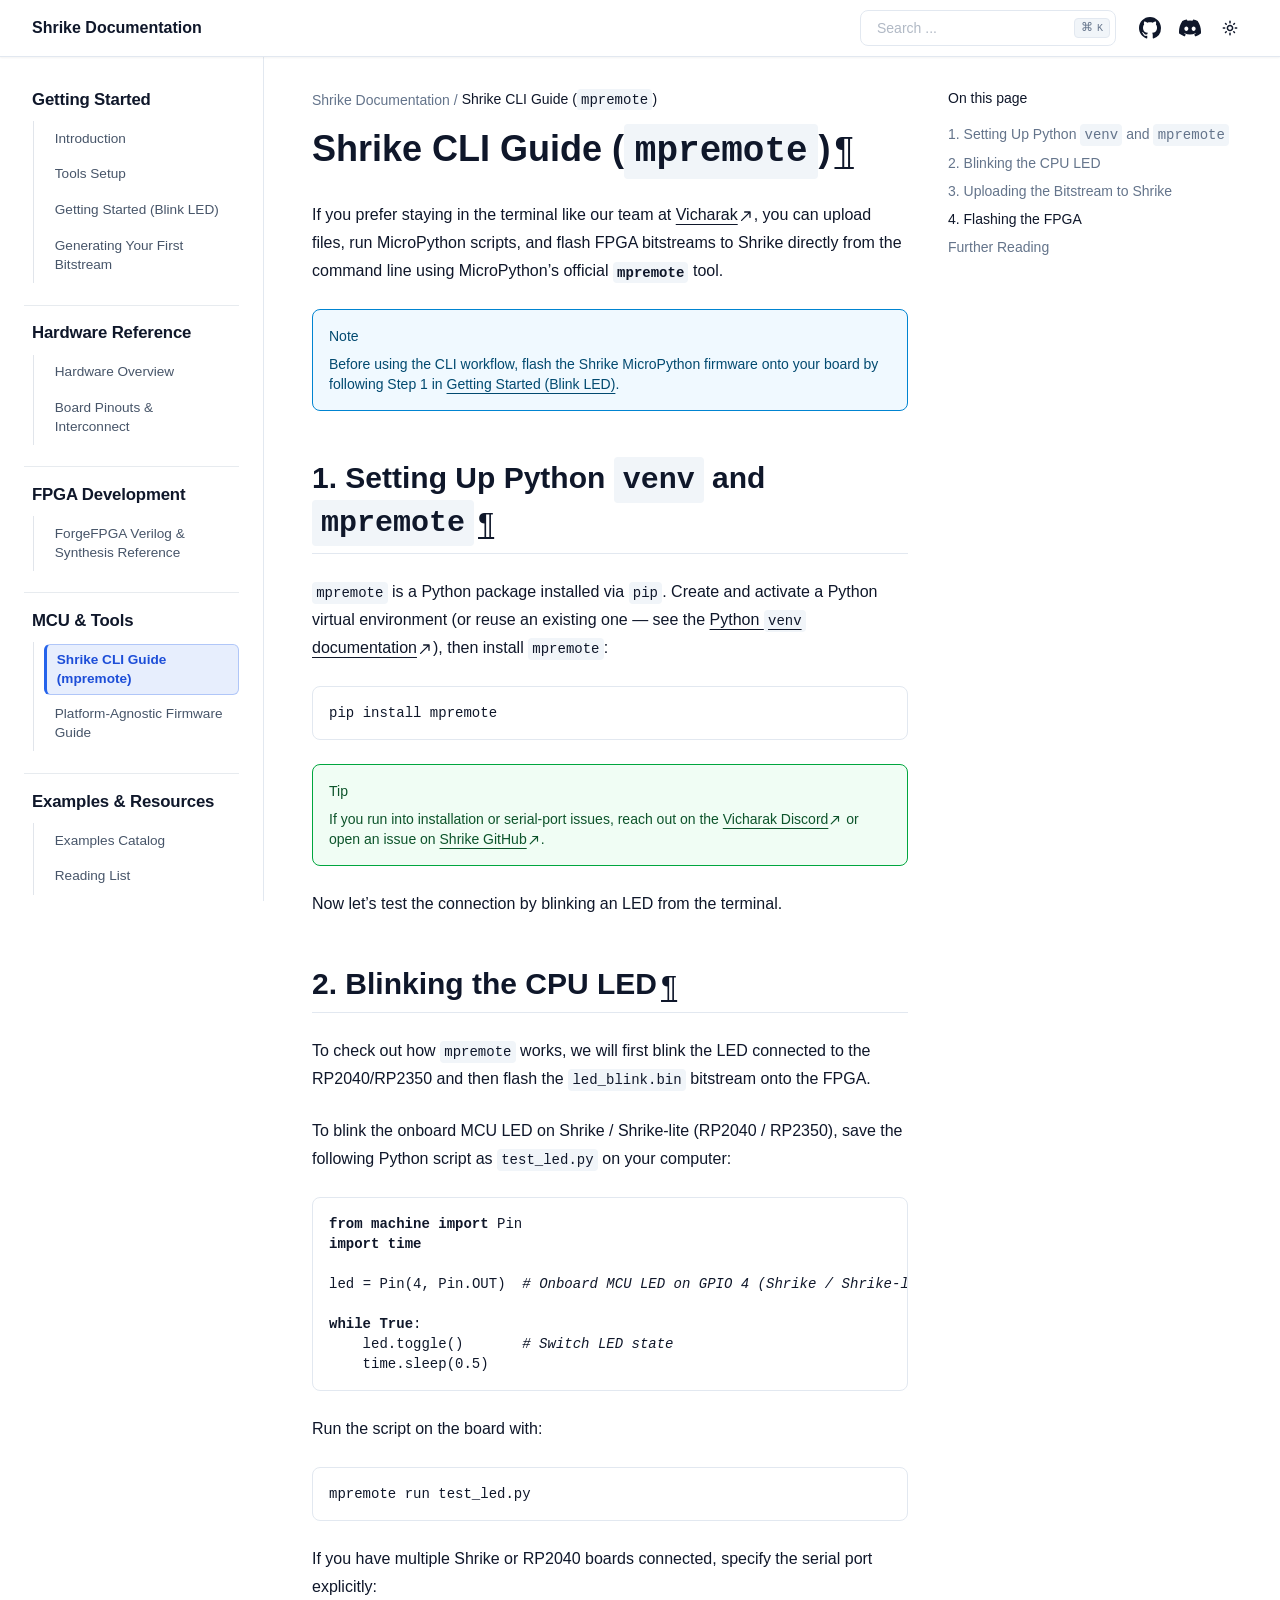
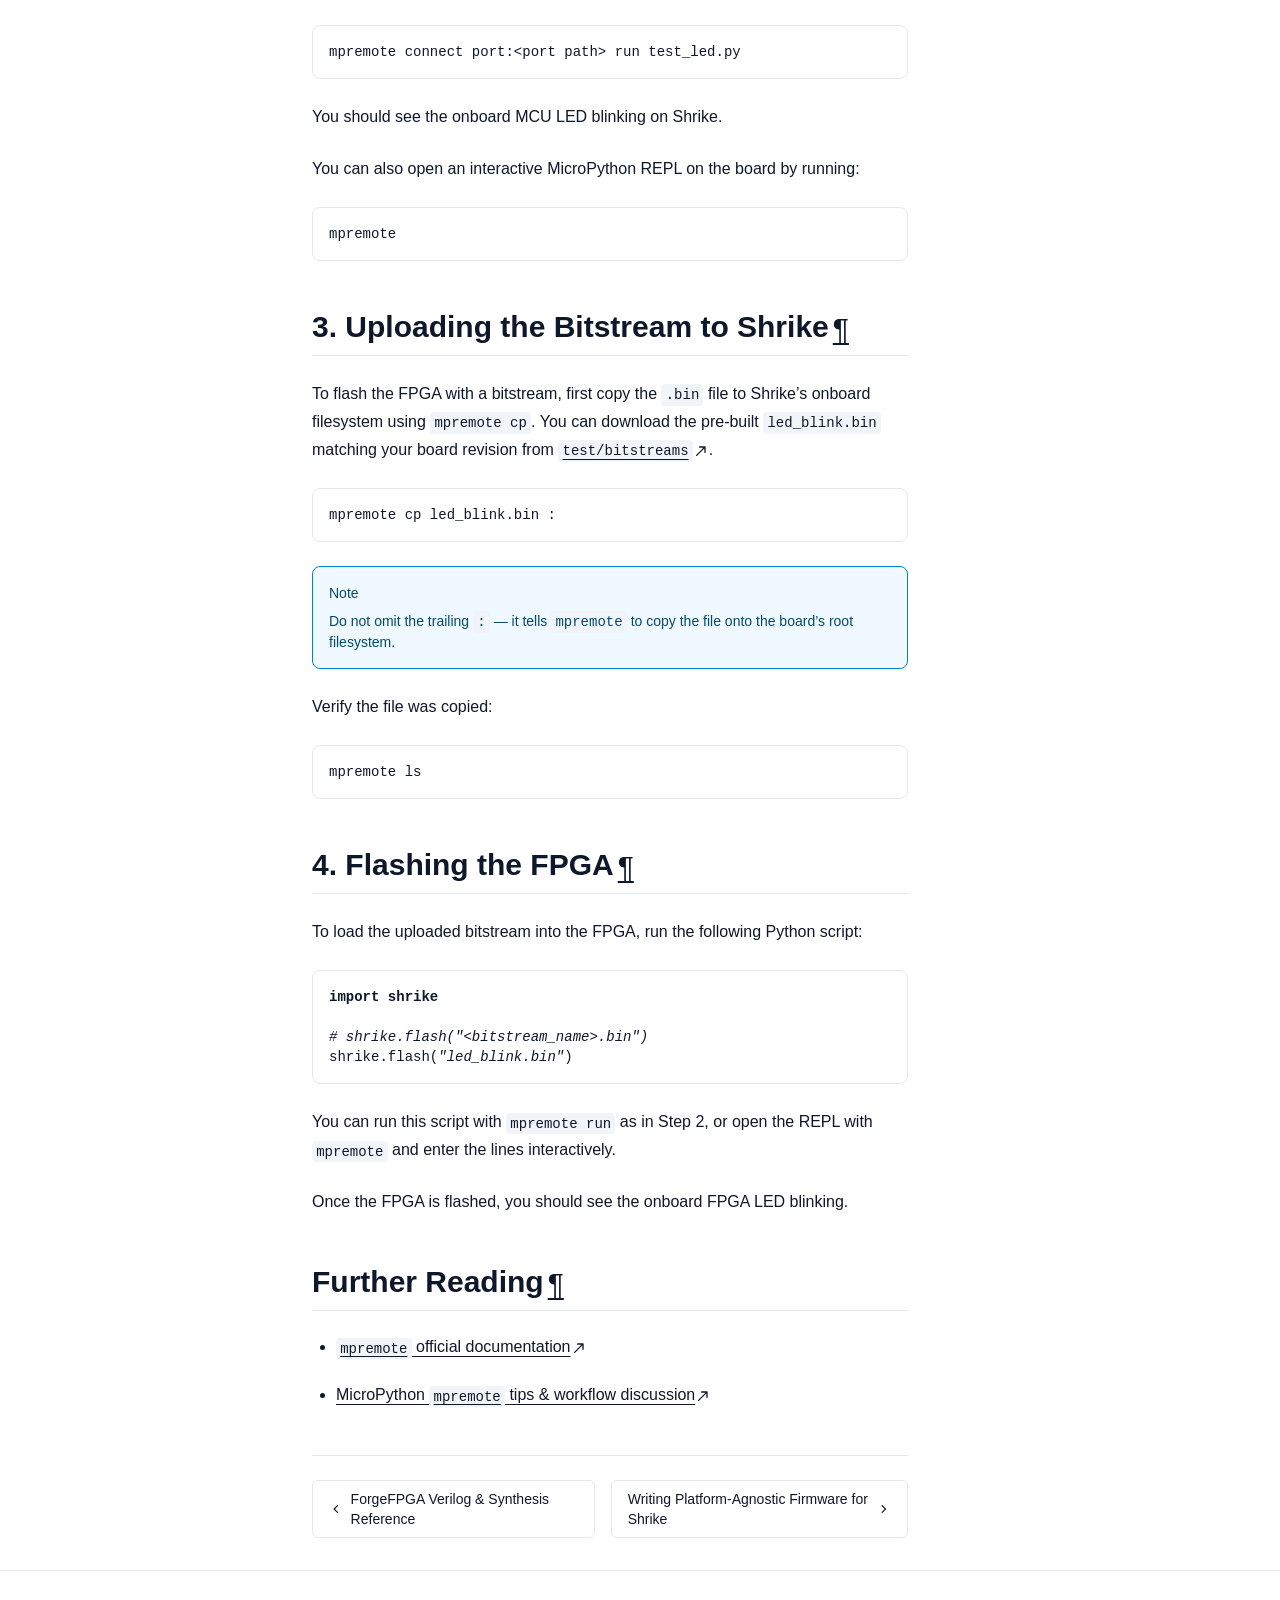
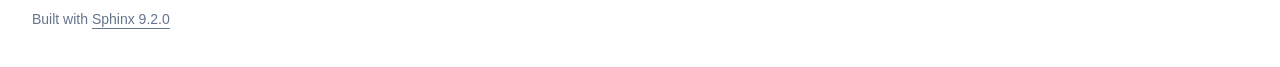
<file: docs/shrike_cli_guide.html>
<!DOCTYPE html>

<html :class="{ 'dark' : darkMode === true }" data-content_root="./" lang="en" x-data="{ darkMode: $persist(window.matchMedia('(prefers-color-scheme: dark)').matches), activeSection: ''}">
<head>
<script>
    (function () {
      // Set initial color scheme
      if ((localStorage.getItem("_x_darkMode") === "true") || (window.matchMedia("(prefers-color-scheme: dark)").matches)) {
        document.documentElement.classList.add("dark");
      }

      // Watch for media preference changes
      window.matchMedia("(prefers-color-scheme: dark)").addEventListener("change", (event) => {
        localStorage.setItem("_x_darkMode", event.matches);
        document.documentElement.classList.toggle("dark", event.matches);
      });
    })();
  </script>
<meta content="width=device-width, initial-scale=1.0" name="viewport"/>
<meta charset="utf-8"/>
<meta content="#ffffff" media="(prefers-color-scheme: light)" name="theme-color"/>
<meta content="#030711" media="(prefers-color-scheme: dark)" name="theme-color"/>
<meta content="width=device-width, initial-scale=1" name="viewport"/>
<title>Shrike CLI Guide (mpremote) | Shrike Documentation</title>
<meta content="Shrike CLI Guide (mpremote) | Shrike Documentation" property="og:title"/>
<meta content="Shrike CLI Guide (mpremote) | Shrike Documentation" name="twitter:title"/>
<link href="_static/pygments.css?v=e72c8e07" rel="stylesheet" type="text/css"/>
<link href="_static/theme.css?v=009055c6" rel="stylesheet" type="text/css"/>
<link href="_static/sphinx-design.min.css?v=6a604523" rel="stylesheet" type="text/css"/>
<link href="_static/custom.css?v=30180e07" rel="stylesheet" type="text/css"/>
<link href="_static/awesome-sphinx-design.css?v=b41b1d54" rel="stylesheet" type="text/css"/>
<link href="_static/vicharak_icon.png" rel="icon"/>
<link href="search.html" rel="search" title="Search"/>
<link href="genindex.html" rel="index" title="Index"/>
<link href="PLATFORM_AGNOSTIC_FIRMWARE_GUIDE.html" rel="next" title="Writing Platform-Agnostic Firmware for Shrike"/>
<link href="verilog_style_guide.html" rel="prev" title="ForgeFPGA Verilog &amp; Synthesis Reference"/>
<script type="text/javascript">
    (function(c,l,a,r,i,t,y){
        c[a]=c[a]||function(){(c[a].q=c[a].q||[]).push(arguments)};
        t=l.createElement(r);t.async=1;t.src="https://www.clarity.ms/tag/"+i;
        y=l.getElementsByTagName(r)[0];y.parentNode.insertBefore(t,y);
    })(window, document, "clarity", "script", "xuzceme2jg");
</script>
</head>
<body :class="{ 'overflow-hidden': showSidebar }" @scroll.window="showScrollTop = pageYOffset &gt; 100" class="min-h-screen font-sans antialiased bg-background text-foreground" x-data="{ showSidebar: false, showScrollTop: false }">
<div @click.self="showSidebar = false" class="fixed inset-0 z-50 overflow-hidden bg-background/80 backdrop-blur-sm md:hidden" x-cloak="" x-show="showSidebar"></div><div class="relative flex flex-col min-h-screen" id="page"><a class="absolute top-0 left-0 z-[100] block bg-background p-4 text-xl transition -translate-x-full opacity-0 focus:translate-x-0 focus:opacity-100" href="#content">
      Skip to content
    </a><header class="sticky top-0 z-40 w-full border-b shadow-xs border-border bg-background/90 backdrop-blur"><div class="container flex items-center h-14">
<div class="hidden mr-4 md:flex">
<a class="flex items-center mr-6" href="index.html"><span class="hidden font-bold sm:inline-block text-clip whitespace-nowrap">Shrike Documentation</span>
</a></div><button @click="showSidebar = true" class="inline-flex items-center justify-center h-10 px-0 py-2 mr-2 text-base font-medium transition-colors rounded-md hover:text-accent-foreground hover:bg-transparent md:hidden" type="button">
<svg aria-hidden="true" fill="currentColor" height="24" viewbox="0 96 960 960" width="24" xmlns="http://www.w3.org/2000/svg">
<path d="M152.587 825.087q-19.152 0-32.326-13.174t-13.174-32.326q0-19.152 13.174-32.326t32.326-13.174h440q19.152 0 32.326 13.174t13.174 32.326q0 19.152-13.174 32.326t-32.326 13.174h-440Zm0-203.587q-19.152 0-32.326-13.174T107.087 576q0-19.152 13.174-32.326t32.326-13.174h320q19.152 0 32.326 13.174T518.087 576q0 19.152-13.174 32.326T472.587 621.5h-320Zm0-203.587q-19.152 0-32.326-13.174t-13.174-32.326q0-19.152 13.174-32.326t32.326-13.174h440q19.152 0 32.326 13.174t13.174 32.326q0 19.152-13.174 32.326t-32.326 13.174h-440ZM708.913 576l112.174 112.174q12.674 12.674 12.674 31.826t-12.674 31.826Q808.413 764.5 789.261 764.5t-31.826-12.674l-144-144Q600 594.391 600 576t13.435-31.826l144-144q12.674-12.674 31.826-12.674t31.826 12.674q12.674 12.674 12.674 31.826t-12.674 31.826L708.913 576Z"></path>
</svg>
<span class="sr-only">Toggle navigation menu</span>
</button>
<div class="flex items-center justify-between flex-1 gap-2 sm:gap-4 md:justify-end">
<div class="flex-1 w-full md:w-auto md:flex-none"><form @keydown.k.window.meta="$refs.search.focus()" action="search.html" class="relative flex items-center group" id="searchbox" method="get">
<input aria-label="Search the docs" class="inline-flex items-center font-medium transition-colors bg-transparent focus-visible:outline-none focus-visible:ring-2 focus-visible:ring-ring focus-visible:ring-offset-2 ring-offset-background border border-input hover:bg-accent focus:bg-accent hover:text-accent-foreground focus:text-accent-foreground hover:placeholder-accent-foreground py-2 px-4 relative h-9 w-full justify-start rounded-[0.5rem] text-sm text-muted-foreground sm:pr-12 md:w-40 lg:w-64" id="search-input" name="q" placeholder="Search ..." type="search" x-ref="search"/>
<kbd class="pointer-events-none absolute right-1.5 top-2 hidden h-5 select-none text-muted-foreground items-center gap-1 rounded border border-border bg-muted px-1.5 font-mono text-[10px] font-medium opacity-100 sm:flex group-hover:bg-accent group-hover:text-accent-foreground">
<span class="text-xs">⌘</span>
    K
  </kbd>
</form>
</div>
<nav class="flex items-center gap-1">
<a href="https://github.com/vicharak-in/shrike" rel="noopener nofollow" title="Visit Shrike on GitHub">
<div class="inline-flex items-center justify-center px-0 text-sm font-medium transition-colors rounded-md hover:bg-accent hover:text-accent-foreground h-9 w-9">
<svg aria-hidden="true" fill="currentColor" height="22" viewbox="0 0 16 16" width="22"><path d="M8 0C3.58 0 0 3.58 0 8c0 3.54 2.29 6.53 5.47 7.59.4.07.55-.17.55-.38 0-.19-.01-.82-.01-1.49-2.01.37-2.53-.49-2.69-.94-.09-.23-.48-.94-.82-1.13-.28-.15-.68-.52-.01-.53.63-.01 1.08.58 1.23.82.72 1.21 1.87.87 2.33.66.07-.52.28-.87.51-1.07-1.78-.2-3.64-.89-3.64-3.95 0-.87.31-1.59.82-2.15-.08-.2-.36-1.02.08-2.12 0 0 .67-.21 2.2.82.64-.18 1.32-.27 2-.27s1.36.09 2 .27c1.53-1.04 2.2-.82 2.2-.82.44 1.1.16 1.92.08 2.12.51.56.82 1.27.82 2.15 0 3.07-1.87 3.75-3.65 3.95.29.25.54.73.54 1.48 0 1.07-.01 1.93-.01 2.2 0 .21.15.46.55.38A8.01 8.01 0 0 0 16 8c0-4.42-3.58-8-8-8"></path></svg>
</div>
</a>
<a href="https://discord.com/invite/EhQy97CQ9G" rel="noopener nofollow" title="Visit Vicharak Discord">
<div class="inline-flex items-center justify-center px-0 text-sm font-medium transition-colors rounded-md hover:bg-accent hover:text-accent-foreground h-9 w-9">
<svg aria-hidden="true" fill="currentColor" height="22" viewbox="0 0 24 24" width="22"><path d="M20.317 4.37a19.8 19.8 0 0 0-4.885-1.515.074.074 0 0 0-.079.037c-.21.375-.444.864-.608 1.25a18.27 18.27 0 0 0-5.487 0 12.64 12.64 0 0 0-.617-1.25.077.077 0 0 0-.079-.037A19.74 19.74 0 0 0 3.677 4.37a.07.07 0 0 0-.032.027C.533 9.046-.32 13.58.099 18.057a.082.082 0 0 0 .031.057 19.9 19.9 0 0 0 5.993 3.03.078.078 0 0 0 .084-.028c.462-.63.874-1.295 1.226-1.994a.076.076 0 0 0-.041-.106 13.1 13.1 0 0 1-1.872-.892.077.077 0 0 1-.008-.128 10.2 10.2 0 0 0 .372-.292.074.074 0 0 1 .077-.01c3.928 1.793 8.18 1.793 12.062 0a.074.074 0 0 1 .078.01c.12.098.246.198.373.292a.077.077 0 0 1-.006.127 12.3 12.3 0 0 1-1.873.892.077.077 0 0 0-.041.107c.36.698.772 1.362 1.225 1.993a.076.076 0 0 0 .084.028 19.84 19.84 0 0 0 6.002-3.03.077.077 0 0 0 .032-.054c.5-5.177-.838-9.674-3.549-13.66a.061.061 0 0 0-.031-.029zM8.02 15.33c-1.183 0-2.157-1.085-2.157-2.419 0-1.333.956-2.419 2.157-2.419 1.21 0 2.176 1.096 2.157 2.42 0 1.333-.956 2.418-2.157 2.418zm7.975 0c-1.183 0-2.157-1.085-2.157-2.419 0-1.333.955-2.419 2.157-2.419 1.21 0 2.176 1.096 2.157 2.42 0 1.333-.946 2.418-2.157 2.418z"></path></svg>
</div>
</a>
<button @click="darkMode = !darkMode" class="relative inline-flex items-center justify-center px-0 text-sm font-medium transition-colors rounded-md hover:bg-accent hover:text-accent-foreground h-9 w-9" title="Toggle color scheme" type="button">
<svg class="absolute transition-all scale-100 rotate-0 dark:-rotate-90 dark:scale-0" fill="currentColor" height="16" viewbox="0 96 960 960" width="16" xmlns="http://www.w3.org/2000/svg">
<path d="M480 685q45.456 0 77.228-31.772Q589 621.456 589 576q0-45.456-31.772-77.228Q525.456 467 480 467q-45.456 0-77.228 31.772Q371 530.544 371 576q0 45.456 31.772 77.228Q434.544 685 480 685Zm0 91q-83 0-141.5-58.5T280 576q0-83 58.5-141.5T480 376q83 0 141.5 58.5T680 576q0 83-58.5 141.5T480 776ZM80 621.5q-19.152 0-32.326-13.174T34.5 576q0-19.152 13.174-32.326T80 530.5h80q19.152 0 32.326 13.174T205.5 576q0 19.152-13.174 32.326T160 621.5H80Zm720 0q-19.152 0-32.326-13.174T754.5 576q0-19.152 13.174-32.326T800 530.5h80q19.152 0 32.326 13.174T925.5 576q0 19.152-13.174 32.326T880 621.5h-80Zm-320-320q-19.152 0-32.326-13.174T434.5 256v-80q0-19.152 13.174-32.326T480 130.5q19.152 0 32.326 13.174T525.5 176v80q0 19.152-13.174 32.326T480 301.5Zm0 720q-19.152 0-32.326-13.17Q434.5 995.152 434.5 976v-80q0-19.152 13.174-32.326T480 850.5q19.152 0 32.326 13.174T525.5 896v80q0 19.152-13.174 32.33-13.174 13.17-32.326 13.17ZM222.174 382.065l-43-42Q165.5 327.391 166 308.239t13.174-33.065q13.435-13.674 32.587-13.674t32.065 13.674l42.239 43q12.674 13.435 12.555 31.706-.12 18.272-12.555 31.946-12.674 13.674-31.445 13.413-18.772-.261-32.446-13.174Zm494 494.761-42.239-43q-12.674-13.435-12.674-32.087t12.674-31.565Q686.609 756.5 705.38 757q18.772.5 32.446 13.174l43 41.761Q794.5 824.609 794 843.761t-13.174 33.065Q767.391 890.5 748.239 890.5t-32.065-13.674Zm-42-494.761Q660.5 369.391 661 350.62q.5-18.772 13.174-32.446l41.761-43Q728.609 261.5 747.761 262t33.065 13.174q13.674 13.435 13.674 32.587t-13.674 32.065l-43 42.239q-13.435 12.674-31.706 12.555-18.272-.12-31.946-12.555Zm-495 494.761Q165.5 863.391 165.5 844.239t13.674-32.065l43-42.239q13.435-12.674 32.087-12.674t31.565 12.674Q299.5 782.609 299 801.38q-.5 18.772-13.174 32.446l-41.761 43Q231.391 890.5 212.239 890t-33.065-13.174ZM480 576Z"></path>
</svg>
<svg class="absolute transition-all scale-0 rotate-90 dark:rotate-0 dark:scale-100" fill="currentColor" height="16" viewbox="0 96 960 960" width="16" xmlns="http://www.w3.org/2000/svg">
<path d="M480 936q-151 0-255.5-104.5T120 576q0-138 90-239.5T440 218q25-3 39 18t-1 44q-17 26-25.5 55t-8.5 61q0 90 63 153t153 63q31 0 61.5-9t54.5-25q21-14 43-1.5t19 39.5q-14 138-117.5 229T480 936Zm0-80q88 0 158-48.5T740 681q-20 5-40 8t-40 3q-123 0-209.5-86.5T364 396q0-20 3-40t8-40q-78 32-126.5 102T200 576q0 116 82 198t198 82Zm-10-270Z"></path>
</svg>
</button>
</nav>
</div>
</div>
</header>
<div class="flex-1"><div class="container md:grid md:grid-cols-[220px_minmax(0,1fr)] md:gap-6 lg:grid-cols-[240px_minmax(0,1fr)] lg:gap-10"><aside :aria-hidden="!showSidebar" :class="{ 'translate-x-0': showSidebar }" class="fixed inset-y-0 left-0 md:top-14 z-50 md:z-30 bg-background md:bg-transparent transition-all duration-100 -translate-x-full md:translate-x-0 ml-0 p-6 md:p-0 md:-ml-2 md:h-[calc(100vh-3.5rem)] w-5/6 md:w-full overflow-y-auto border-r border-border md:sticky" id="left-sidebar">
<a class="justify-start text-sm md:!hidden bg-background" href="index.html"><span class="font-bold text-clip whitespace-nowrap">Shrike Documentation</span>
</a>
<div class="relative overflow-hidden md:overflow-auto my-4 md:my-0">
<div class="overflow-y-auto h-full w-full relative pr-6"><nav class="table w-full min-w-full my-6 lg:my-8">
<p class="caption" role="heading"><span class="caption-text">Getting Started</span></p>
<ul>
<li class="toctree-l1"><a class="reference internal" href="introduction.html">Introduction</a></li>
<li class="toctree-l1"><a class="reference internal" href="tools_setup_guide.html">Tools Setup</a></li>
<li class="toctree-l1"><a class="reference internal" href="getting_started.html">Getting Started (Blink LED)</a></li>
<li class="toctree-l1"><a class="reference internal" href="generating_your_first_bitstream.html">Generating Your First Bitstream</a></li>
</ul>
<p class="caption" role="heading"><span class="caption-text">Hardware Reference</span></p>
<ul>
<li class="toctree-l1"><a class="reference internal" href="hardware_overview.html">Hardware Overview</a></li>
<li class="toctree-l1"><a class="reference internal" href="shrike_pinouts.html">Board Pinouts &amp; Interconnect</a></li>
</ul>
<p class="caption" role="heading"><span class="caption-text">FPGA Development</span></p>
<ul>
<li class="toctree-l1"><a class="reference internal" href="verilog_style_guide.html">ForgeFPGA Verilog &amp; Synthesis Reference</a></li>
</ul>
<p class="caption" role="heading"><span class="caption-text">MCU &amp; Tools</span></p>
<ul class="current">
<li class="toctree-l1 current"><a class="current reference internal" href="#">Shrike CLI Guide (mpremote)</a></li>
<li class="toctree-l1"><a class="reference internal" href="PLATFORM_AGNOSTIC_FIRMWARE_GUIDE.html">Platform-Agnostic Firmware Guide</a></li>
</ul>
<p class="caption" role="heading"><span class="caption-text">Examples &amp; Resources</span></p>
<ul>
<li class="toctree-l1"><a class="reference internal" href="examples.html">Examples Catalog</a></li>
<li class="toctree-l1"><a class="reference internal" href="reading_list.html">Reading List</a></li>
</ul>
</nav>
</div>
</div>
<button @click="showSidebar = false" class="absolute md:hidden right-4 top-4 rounded-sm opacity-70 transition-opacity hover:opacity-100" type="button">
<svg class="h-4 w-4" fill="currentColor" height="24" stroke="none" viewbox="0 96 960 960" width="24" xmlns="http://www.w3.org/2000/svg">
<path d="M480 632 284 828q-11 11-28 11t-28-11q-11-11-11-28t11-28l196-196-196-196q-11-11-11-28t11-28q11-11 28-11t28 11l196 196 196-196q11-11 28-11t28 11q11 11 11 28t-11 28L536 576l196 196q11 11 11 28t-11 28q-11 11-28 11t-28-11L480 632Z"></path>
</svg>
</button>
</aside>
<main class="relative py-6 lg:gap-10 lg:py-8 xl:grid xl:grid-cols-[1fr_300px]">
<div class="w-full min-w-0 mx-auto">
<nav aria-label="breadcrumbs" class="flex items-center mb-4 space-x-1 text-sm text-muted-foreground">
<a class="overflow-hidden text-ellipsis whitespace-nowrap hover:text-foreground" href="index.html">
<span class="hidden md:inline">Shrike Documentation</span>
<svg aria-label="Home" class="md:hidden" fill="currentColor" height="18" stroke="none" viewbox="0 96 960 960" width="18" xmlns="http://www.w3.org/2000/svg">
<path d="M240 856h120V616h240v240h120V496L480 316 240 496v360Zm-80 80V456l320-240 320 240v480H520V696h-80v240H160Zm320-350Z"></path>
</svg>
</a>
<div class="mr-1">/</div><span aria-current="page" class="font-medium text-foreground overflow-hidden text-ellipsis whitespace-nowrap">Shrike CLI Guide (<code class="docutils literal notranslate"><span class="pre">mpremote</span></code>)</span>
</nav>
<div id="content" role="main">
<section id="shrike-cli-guide">
<span id="shrike-cli-guide-mpremote"></span><h1>Shrike CLI Guide (<code class="docutils literal notranslate"><span class="pre">mpremote</span></code>)<a class="headerlink" href="#shrike-cli-guide" title="Link to this heading">¶</a></h1>
<p>If you prefer staying in the terminal like our team at <a class="reference external" href="https://vicharak.in" rel="nofollow noopener">Vicharak<svg fill="currentColor" height="1em" stroke="none" viewbox="0 96 960 960" width="1em" xmlns="http://www.w3.org/2000/svg"><path d="M188 868q-11-11-11-28t11-28l436-436H400q-17 0-28.5-11.5T360 336q0-17 11.5-28.5T400 296h320q17 0 28.5 11.5T760 336v320q0 17-11.5 28.5T720 696q-17 0-28.5-11.5T680 656V432L244 868q-11 11-28 11t-28-11Z"></path></svg></a>, you can upload files, run MicroPython scripts, and flash FPGA bitstreams to Shrike directly from the command line using MicroPython’s official <strong><code class="docutils literal notranslate"><span class="pre">mpremote</span></code></strong> tool.</p>
<div class="admonition note">
<p class="admonition-title">Note</p>
<p>Before using the CLI workflow, flash the Shrike MicroPython firmware onto your board by following Step 1 in <strong><a class="reference internal" href="getting_started.html"><span class="std std-doc">Getting Started (Blink LED)</span></a></strong>.</p>
</div>
<section id="setting-up-python-venv-and-mpremote">
<span id="1-setting-up-python-venv-and-mpremote"></span><h2>1. Setting Up Python <code class="docutils literal notranslate"><span class="pre">venv</span></code> and <code class="docutils literal notranslate"><span class="pre">mpremote</span></code><a class="headerlink" href="#setting-up-python-venv-and-mpremote" title="Link to this heading" x-intersect.margin.0%.0%.-70%.0%="activeSection = '#setting-up-python-venv-and-mpremote'">¶</a></h2>
<p><code class="docutils literal notranslate"><span class="pre">mpremote</span></code> is a Python package installed via <code class="docutils literal notranslate"><span class="pre">pip</span></code>. Create and activate a Python virtual environment (or reuse an existing one — see the <a class="reference external" href="https://docs.python.org/3/library/venv.html" rel="nofollow noopener">Python <code class="docutils literal notranslate"><span class="pre">venv</span></code> documentation<svg fill="currentColor" height="1em" stroke="none" viewbox="0 96 960 960" width="1em" xmlns="http://www.w3.org/2000/svg"><path d="M188 868q-11-11-11-28t11-28l436-436H400q-17 0-28.5-11.5T360 336q0-17 11.5-28.5T400 296h320q17 0 28.5 11.5T760 336v320q0 17-11.5 28.5T720 696q-17 0-28.5-11.5T680 656V432L244 868q-11 11-28 11t-28-11Z"></path></svg></a>), then install <code class="docutils literal notranslate"><span class="pre">mpremote</span></code>:</p>
<div class="highlight-bash notranslate"><div class="highlight"><pre><span></span><code><span id="line-1">pip<span class="w"> </span>install<span class="w"> </span>mpremote
</span></code></pre></div>
</div>
<div class="admonition tip">
<p class="admonition-title">Tip</p>
<p>If you run into installation or serial-port issues, reach out on the <a class="reference external" href="https://discord.com/invite/EhQy97CQ9G" rel="nofollow noopener">Vicharak Discord<svg fill="currentColor" height="1em" stroke="none" viewbox="0 96 960 960" width="1em" xmlns="http://www.w3.org/2000/svg"><path d="M188 868q-11-11-11-28t11-28l436-436H400q-17 0-28.5-11.5T360 336q0-17 11.5-28.5T400 296h320q17 0 28.5 11.5T760 336v320q0 17-11.5 28.5T720 696q-17 0-28.5-11.5T680 656V432L244 868q-11 11-28 11t-28-11Z"></path></svg></a> or open an issue on <a class="reference external" href="https://github.com/vicharak-in/shrike/issues" rel="nofollow noopener">Shrike GitHub<svg fill="currentColor" height="1em" stroke="none" viewbox="0 96 960 960" width="1em" xmlns="http://www.w3.org/2000/svg"><path d="M188 868q-11-11-11-28t11-28l436-436H400q-17 0-28.5-11.5T360 336q0-17 11.5-28.5T400 296h320q17 0 28.5 11.5T760 336v320q0 17-11.5 28.5T720 696q-17 0-28.5-11.5T680 656V432L244 868q-11 11-28 11t-28-11Z"></path></svg></a>.</p>
</div>
<p>Now let’s test the connection by blinking an LED from the terminal.</p>
</section>
<section id="blinking-the-cpu-led">
<span id="2-blinking-the-cpu-led"></span><h2>2. Blinking the CPU LED<a class="headerlink" href="#blinking-the-cpu-led" title="Link to this heading" x-intersect.margin.0%.0%.-70%.0%="activeSection = '#blinking-the-cpu-led'">¶</a></h2>
<p>To check out how <code class="docutils literal notranslate"><span class="pre">mpremote</span></code> works, we will first blink the LED connected to the RP2040/RP2350 and then flash the <code class="docutils literal notranslate"><span class="pre">led_blink.bin</span></code> bitstream onto the FPGA.</p>
<p>To blink the onboard MCU LED on Shrike / Shrike-lite (RP2040 / RP2350), save the following Python script as <code class="docutils literal notranslate"><span class="pre">test_led.py</span></code> on your computer:</p>
<div class="highlight-python notranslate"><div class="highlight"><pre><span></span><code><span id="line-1"><span class="kn">from</span><span class="w"> </span><span class="nn">machine</span><span class="w"> </span><span class="kn">import</span> <span class="n">Pin</span>
</span><span id="line-2"><span class="kn">import</span><span class="w"> </span><span class="nn">time</span>
</span><span id="line-3">
</span><span id="line-4"><span class="n">led</span> <span class="o">=</span> <span class="n">Pin</span><span class="p">(</span><span class="mi">4</span><span class="p">,</span> <span class="n">Pin</span><span class="o">.</span><span class="n">OUT</span><span class="p">)</span>  <span class="c1"># Onboard MCU LED on GPIO 4 (Shrike / Shrike-lite)</span>
</span><span id="line-5">
</span><span id="line-6"><span class="k">while</span> <span class="kc">True</span><span class="p">:</span>
</span><span id="line-7">    <span class="n">led</span><span class="o">.</span><span class="n">toggle</span><span class="p">()</span>       <span class="c1"># Switch LED state</span>
</span><span id="line-8">    <span class="n">time</span><span class="o">.</span><span class="n">sleep</span><span class="p">(</span><span class="mf">0.5</span><span class="p">)</span>
</span></code></pre></div>
</div>
<p>Run the script on the board with:</p>
<div class="highlight-bash notranslate"><div class="highlight"><pre><span></span><code><span id="line-1">mpremote<span class="w"> </span>run<span class="w"> </span>test_led.py
</span></code></pre></div>
</div>
<p>If you have multiple Shrike or RP2040 boards connected, specify the serial port explicitly:</p>
<div class="highlight-bash notranslate"><div class="highlight"><pre><span></span><code><span id="line-1">mpremote<span class="w"> </span>connect<span class="w"> </span>port:&lt;port<span class="w"> </span>path&gt;<span class="w"> </span>run<span class="w"> </span>test_led.py
</span></code></pre></div>
</div>
<p>You should see the onboard MCU LED blinking on Shrike.</p>
<p>You can also open an interactive MicroPython REPL on the board by running:</p>
<div class="highlight-bash notranslate"><div class="highlight"><pre><span></span><code><span id="line-1">mpremote
</span></code></pre></div>
</div>
</section>
<section id="uploading-the-bitstream-to-shrike">
<span id="3-uploading-the-bitstream-to-shrike"></span><h2>3. Uploading the Bitstream to Shrike<a class="headerlink" href="#uploading-the-bitstream-to-shrike" title="Link to this heading" x-intersect.margin.0%.0%.-70%.0%="activeSection = '#uploading-the-bitstream-to-shrike'">¶</a></h2>
<p>To flash the FPGA with a bitstream, first copy the <code class="docutils literal notranslate"><span class="pre">.bin</span></code> file to Shrike’s onboard filesystem using <code class="docutils literal notranslate"><span class="pre">mpremote</span> <span class="pre">cp</span></code>. You can download the pre-built <code class="docutils literal notranslate"><span class="pre">led_blink.bin</span></code> matching your board revision from <a class="reference external" href="https://github.com/vicharak-in/shrike/tree/main/test/bitstreams/" rel="nofollow noopener"><code class="docutils literal notranslate"><span class="pre">test/bitstreams</span></code><svg fill="currentColor" height="1em" stroke="none" viewbox="0 96 960 960" width="1em" xmlns="http://www.w3.org/2000/svg"><path d="M188 868q-11-11-11-28t11-28l436-436H400q-17 0-28.5-11.5T360 336q0-17 11.5-28.5T400 296h320q17 0 28.5 11.5T760 336v320q0 17-11.5 28.5T720 696q-17 0-28.5-11.5T680 656V432L244 868q-11 11-28 11t-28-11Z"></path></svg></a>.</p>
<div class="highlight-bash notranslate"><div class="highlight"><pre><span></span><code><span id="line-1">mpremote<span class="w"> </span>cp<span class="w"> </span>led_blink.bin<span class="w"> </span>:
</span></code></pre></div>
</div>
<div class="admonition note">
<p class="admonition-title">Note</p>
<p>Do not omit the trailing <code class="docutils literal notranslate"><span class="pre">:</span></code> — it tells <code class="docutils literal notranslate"><span class="pre">mpremote</span></code> to copy the file onto the board’s root filesystem.</p>
</div>
<p>Verify the file was copied:</p>
<div class="highlight-bash notranslate"><div class="highlight"><pre><span></span><code><span id="line-1">mpremote<span class="w"> </span>ls
</span></code></pre></div>
</div>
</section>
<section id="flashing-the-fpga">
<span id="4-flashing-the-fpga"></span><h2>4. Flashing the FPGA<a class="headerlink" href="#flashing-the-fpga" title="Link to this heading" x-intersect.margin.0%.0%.-70%.0%="activeSection = '#flashing-the-fpga'">¶</a></h2>
<p>To load the uploaded bitstream into the FPGA, run the following Python script:</p>
<div class="highlight-python notranslate"><div class="highlight"><pre><span></span><code><span id="line-1"><span class="kn">import</span><span class="w"> </span><span class="nn">shrike</span>
</span><span id="line-2">
</span><span id="line-3"><span class="c1"># shrike.flash("&lt;bitstream_name&gt;.bin")</span>
</span><span id="line-4"><span class="n">shrike</span><span class="o">.</span><span class="n">flash</span><span class="p">(</span><span class="s2">"led_blink.bin"</span><span class="p">)</span>
</span></code></pre></div>
</div>
<p>You can run this script with <code class="docutils literal notranslate"><span class="pre">mpremote</span> <span class="pre">run</span></code> as in Step 2, or open the REPL with <code class="docutils literal notranslate"><span class="pre">mpremote</span></code> and enter the lines interactively.</p>
<p>Once the FPGA is flashed, you should see the onboard FPGA LED blinking.</p>
</section>
<section id="further-reading">
<h2>Further Reading<a class="headerlink" href="#further-reading" title="Link to this heading" x-intersect.margin.0%.0%.-70%.0%="activeSection = '#further-reading'">¶</a></h2>
<ul class="simple">
<li><p><a class="reference external" href="https://docs.micropython.org/en/latest/reference/mpremote.html" rel="nofollow noopener"><code class="docutils literal notranslate"><span class="pre">mpremote</span></code> official documentation<svg fill="currentColor" height="1em" stroke="none" viewbox="0 96 960 960" width="1em" xmlns="http://www.w3.org/2000/svg"><path d="M188 868q-11-11-11-28t11-28l436-436H400q-17 0-28.5-11.5T360 336q0-17 11.5-28.5T400 296h320q17 0 28.5 11.5T760 336v320q0 17-11.5 28.5T720 696q-17 0-28.5-11.5T680 656V432L244 868q-11 11-28 11t-28-11Z"></path></svg></a></p></li>
<li><p><a class="reference external" href="https://github.com/orgs/micropython/discussions/9096" rel="nofollow noopener">MicroPython <code class="docutils literal notranslate"><span class="pre">mpremote</span></code> tips &amp; workflow discussion<svg fill="currentColor" height="1em" stroke="none" viewbox="0 96 960 960" width="1em" xmlns="http://www.w3.org/2000/svg"><path d="M188 868q-11-11-11-28t11-28l436-436H400q-17 0-28.5-11.5T360 336q0-17 11.5-28.5T400 296h320q17 0 28.5 11.5T760 336v320q0 17-11.5 28.5T720 696q-17 0-28.5-11.5T680 656V432L244 868q-11 11-28 11t-28-11Z"></path></svg></a></p></li>
</ul>
</section>
</section>
</div><div class="flex justify-between items-center pt-6 mt-12 border-t border-border gap-4">
<div class="mr-auto">
<a class="inline-flex items-center justify-center rounded-md text-sm font-medium transition-colors border border-input hover:bg-accent hover:text-accent-foreground py-2 px-4" href="verilog_style_guide.html">
<svg class="mr-2 h-4 w-4" fill="none" height="24" stroke="currentColor" stroke-linecap="round" stroke-linejoin="round" stroke-width="2" viewbox="0 0 24 24" width="24" xmlns="http://www.w3.org/2000/svg">
<polyline points="15 18 9 12 15 6"></polyline>
</svg>
        ForgeFPGA Verilog &amp; Synthesis Reference
      </a>
</div>
<div class="ml-auto">
<a class="inline-flex items-center justify-center rounded-md text-sm font-medium transition-colors border border-input hover:bg-accent hover:text-accent-foreground py-2 px-4" href="PLATFORM_AGNOSTIC_FIRMWARE_GUIDE.html">
        Writing Platform-Agnostic Firmware for Shrike
        <svg class="ml-2 h-4 w-4" fill="none" height="24" stroke="currentColor" stroke-linecap="round" stroke-linejoin="round" stroke-width="2" viewbox="0 0 24 24" width="24" xmlns="http://www.w3.org/2000/svg">
<polyline points="9 18 15 12 9 6"></polyline>
</svg>
</a>
</div>
</div></div><aside class="hidden text-sm xl:block" id="right-sidebar">
<div class="sticky top-16 -mt-10 max-h-[calc(100vh-5rem)] h-full overflow-y-auto pt-6 space-y-2"><p class="font-medium">On this page</p>
<ul>
<li><a :data-current="activeSection === '#setting-up-python-venv-and-mpremote'" class="reference internal" href="#setting-up-python-venv-and-mpremote">1. Setting Up Python <code class="docutils literal notranslate"><span class="pre">venv</span></code> and <code class="docutils literal notranslate"><span class="pre">mpremote</span></code></a></li>
<li><a :data-current="activeSection === '#blinking-the-cpu-led'" class="reference internal" href="#blinking-the-cpu-led">2. Blinking the CPU LED</a></li>
<li><a :data-current="activeSection === '#uploading-the-bitstream-to-shrike'" class="reference internal" href="#uploading-the-bitstream-to-shrike">3. Uploading the Bitstream to Shrike</a></li>
<li><a :data-current="activeSection === '#flashing-the-fpga'" class="reference internal" href="#flashing-the-fpga">4. Flashing the FPGA</a></li>
<li><a :data-current="activeSection === '#further-reading'" class="reference internal" href="#further-reading">Further Reading</a></li>
</ul>
</div>
</aside>
</main>
</div>
</div><footer class="py-6 border-t border-border md:py-0">
<div class="container flex flex-col items-center justify-between gap-4 md:h-24 md:flex-row">
<div class="flex flex-col items-center gap-4 px-8 md:flex-row md:gap-2 md:px-0">
<p class="text-sm leading-loose text-center text-muted-foreground md:text-left">Built with <a class="font-medium underline underline-offset-4" href="https://www.sphinx-doc.org" rel="noreferrer">Sphinx 9.2.0</a></p>
</div>
</div>
</footer>
</div><button :class="{'opacity-0 invisible' : !showScrollTop}" @click="window.scrollTo({top: 0, behavior: 'smooth'})" class="fixed bottom-8 right-8 p-2 z-10 rounded-sm bg-gray-700 text-xs text-white transition-all duration-1000 hover:bg-gray-950 focus:bg-gray-950" id="scrolltop" x-cloak="">
<svg aria-hidden="true" class="inline fill-current mb-[2px]" height="14" viewbox="0 96 960 960" width="14" xmlns="http://www.w3.org/2000/svg">
<path d="M450 896V370L202 618l-42-42 320-320 320 320-42 42-248-248v526h-60Z"></path>
</svg>
  Back to top
</button>
<script src="_static/documentation_options.js?v=f2a433a1"></script>
<script src="_static/doctools.js?v=fd6eb6e6"></script>
<script src="_static/sphinx_highlight.js?v=6ffebe34"></script>
<script defer="defer" src="_static/theme.js?v=49cc6205"></script>
<script data-sd-tabs-storage-prefix="sphinx-design-tab-id-" src="_static/design-tabs.js?v=fcb327ea"></script>
</body>
</html>
</file>
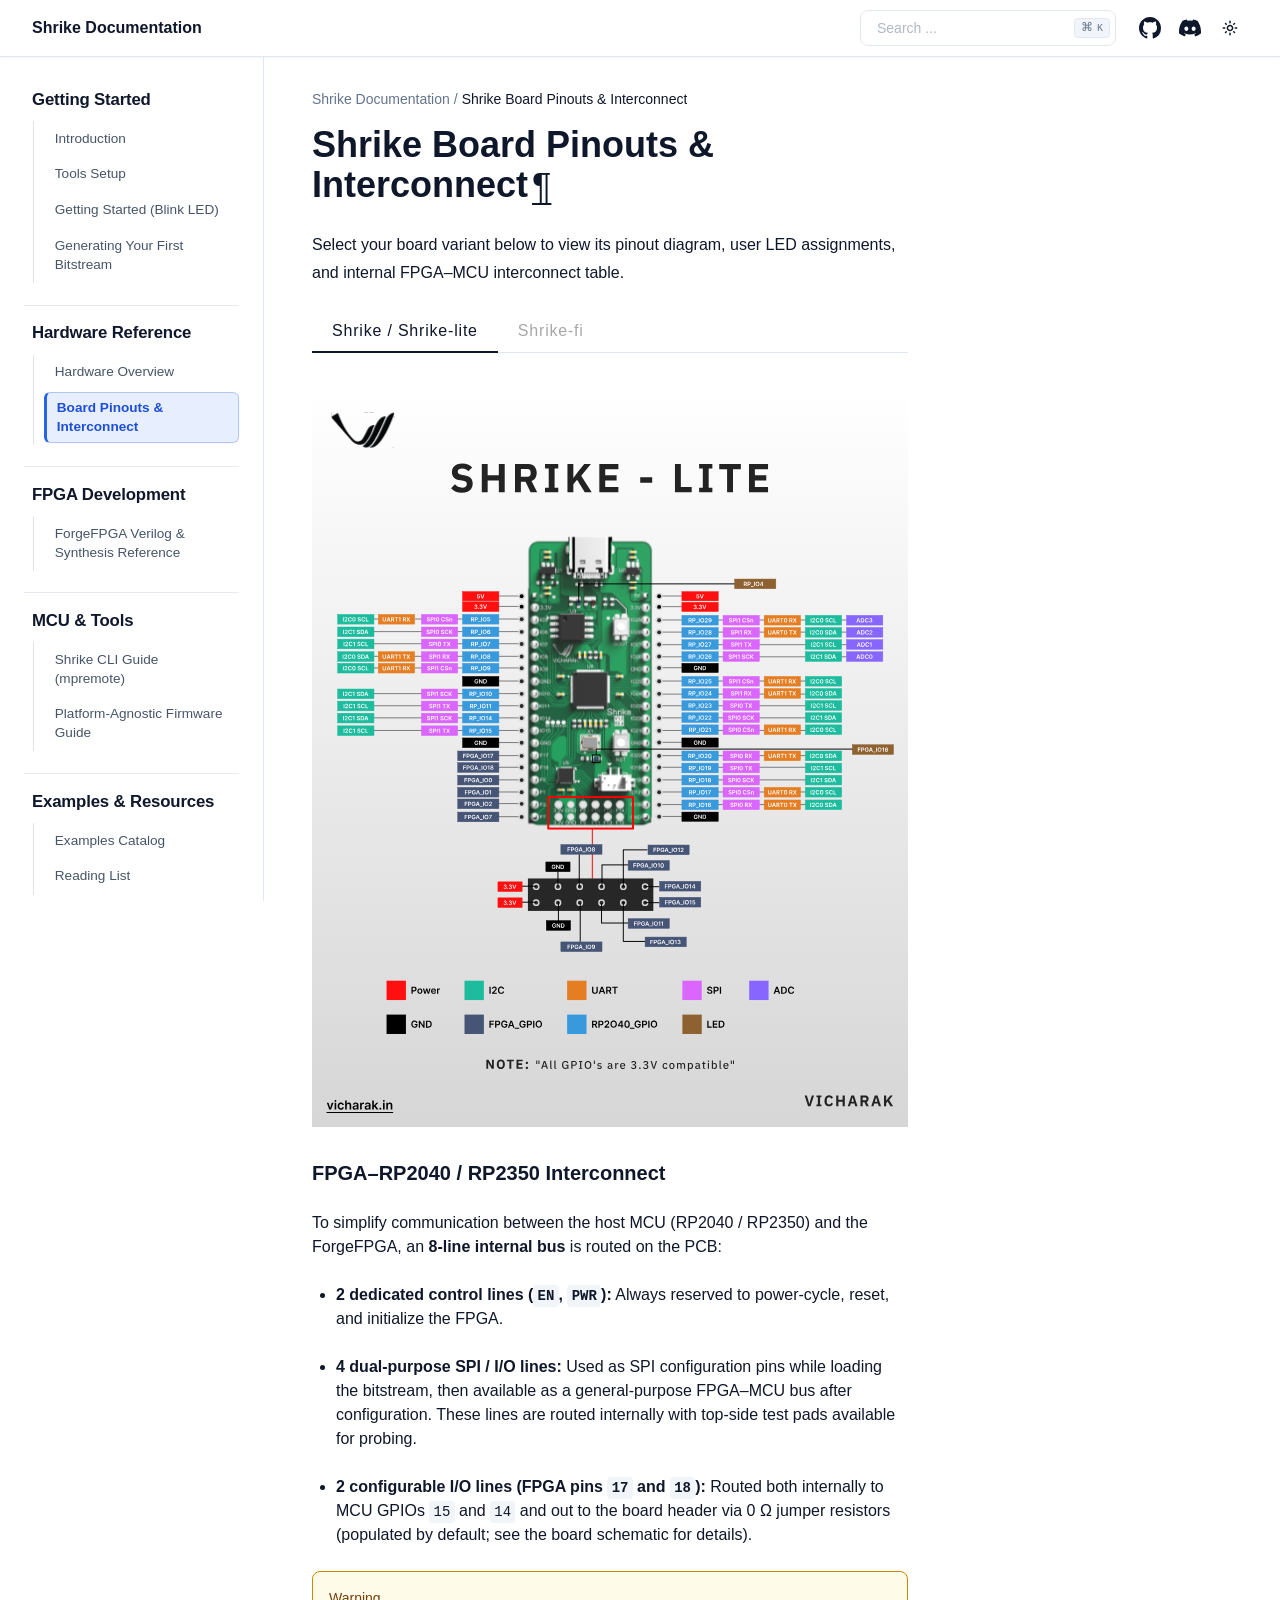
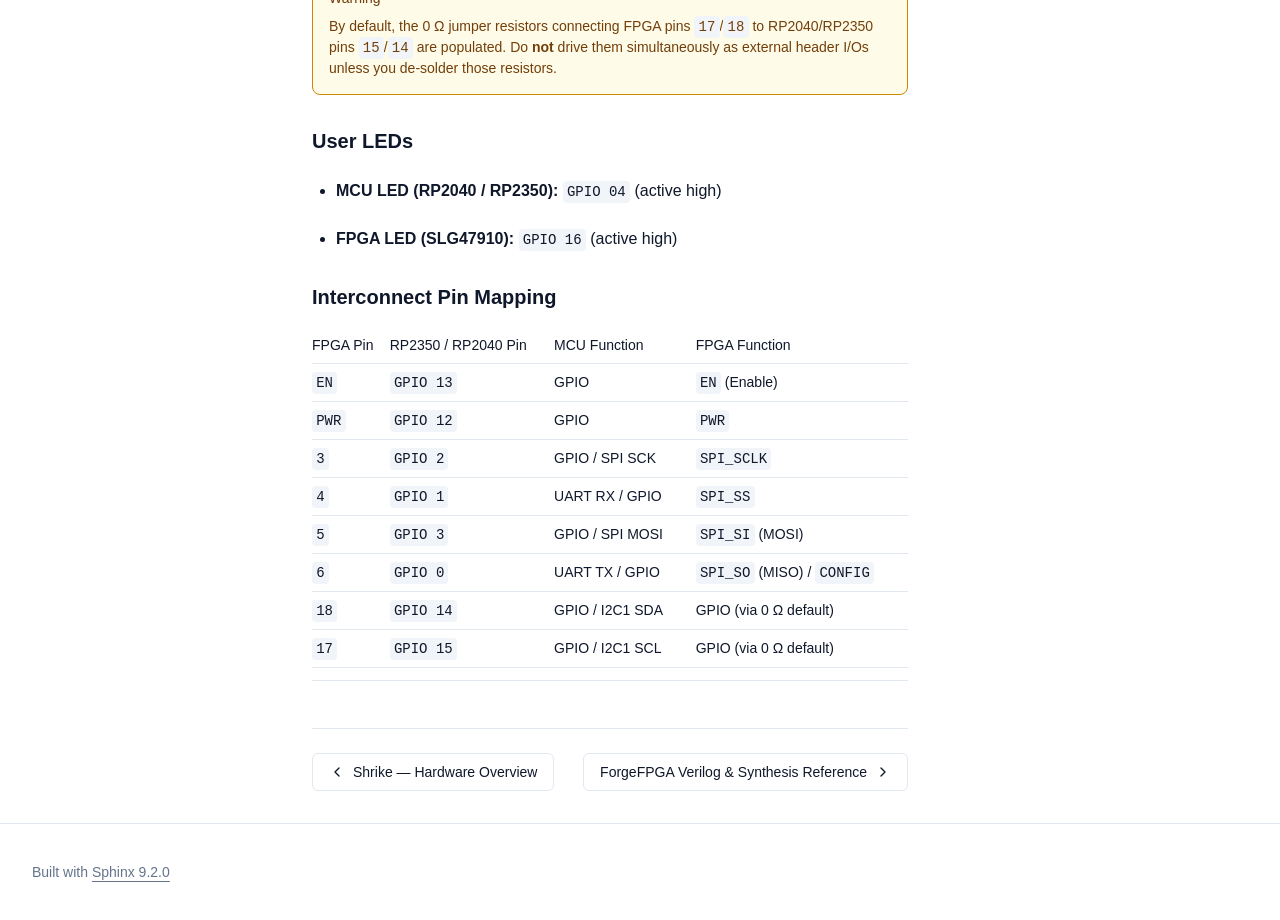
<file: docs/shrike_pinouts.html>
<!DOCTYPE html>

<html :class="{ 'dark' : darkMode === true }" data-content_root="./" lang="en" x-data="{ darkMode: $persist(window.matchMedia('(prefers-color-scheme: dark)').matches), activeSection: ''}">
<head>
<script>
    (function () {
      // Set initial color scheme
      if ((localStorage.getItem("_x_darkMode") === "true") || (window.matchMedia("(prefers-color-scheme: dark)").matches)) {
        document.documentElement.classList.add("dark");
      }

      // Watch for media preference changes
      window.matchMedia("(prefers-color-scheme: dark)").addEventListener("change", (event) => {
        localStorage.setItem("_x_darkMode", event.matches);
        document.documentElement.classList.toggle("dark", event.matches);
      });
    })();
  </script>
<meta content="width=device-width, initial-scale=1.0" name="viewport"/>
<meta charset="utf-8"/>
<meta content="#ffffff" media="(prefers-color-scheme: light)" name="theme-color"/>
<meta content="#030711" media="(prefers-color-scheme: dark)" name="theme-color"/>
<meta content="width=device-width, initial-scale=1" name="viewport"/>
<title>Shrike Board Pinouts &amp; Interconnect | Shrike Documentation</title>
<meta content="Shrike Board Pinouts &amp; Interconnect | Shrike Documentation" property="og:title"/>
<meta content="Shrike Board Pinouts &amp; Interconnect | Shrike Documentation" name="twitter:title"/>
<link href="_static/pygments.css?v=e72c8e07" rel="stylesheet" type="text/css"/>
<link href="_static/theme.css?v=009055c6" rel="stylesheet" type="text/css"/>
<link href="_static/sphinx-design.min.css?v=6a604523" rel="stylesheet" type="text/css"/>
<link href="_static/custom.css?v=30180e07" rel="stylesheet" type="text/css"/>
<link href="_static/awesome-sphinx-design.css?v=b41b1d54" rel="stylesheet" type="text/css"/>
<link href="_static/vicharak_icon.png" rel="icon"/>
<link href="search.html" rel="search" title="Search"/>
<link href="genindex.html" rel="index" title="Index"/>
<link href="verilog_style_guide.html" rel="next" title="ForgeFPGA Verilog &amp; Synthesis Reference"/>
<link href="hardware_overview.html" rel="prev" title="Shrike — Hardware Overview"/>
<script type="text/javascript">
    (function(c,l,a,r,i,t,y){
        c[a]=c[a]||function(){(c[a].q=c[a].q||[]).push(arguments)};
        t=l.createElement(r);t.async=1;t.src="https://www.clarity.ms/tag/"+i;
        y=l.getElementsByTagName(r)[0];y.parentNode.insertBefore(t,y);
    })(window, document, "clarity", "script", "xuzceme2jg");
</script>
</head>
<body :class="{ 'overflow-hidden': showSidebar }" @scroll.window="showScrollTop = pageYOffset &gt; 100" class="min-h-screen font-sans antialiased bg-background text-foreground" x-data="{ showSidebar: false, showScrollTop: false }">
<div @click.self="showSidebar = false" class="fixed inset-0 z-50 overflow-hidden bg-background/80 backdrop-blur-sm md:hidden" x-cloak="" x-show="showSidebar"></div><div class="relative flex flex-col min-h-screen" id="page"><a class="absolute top-0 left-0 z-[100] block bg-background p-4 text-xl transition -translate-x-full opacity-0 focus:translate-x-0 focus:opacity-100" href="#content">
      Skip to content
    </a><header class="sticky top-0 z-40 w-full border-b shadow-xs border-border bg-background/90 backdrop-blur"><div class="container flex items-center h-14">
<div class="hidden mr-4 md:flex">
<a class="flex items-center mr-6" href="index.html"><span class="hidden font-bold sm:inline-block text-clip whitespace-nowrap">Shrike Documentation</span>
</a></div><button @click="showSidebar = true" class="inline-flex items-center justify-center h-10 px-0 py-2 mr-2 text-base font-medium transition-colors rounded-md hover:text-accent-foreground hover:bg-transparent md:hidden" type="button">
<svg aria-hidden="true" fill="currentColor" height="24" viewbox="0 96 960 960" width="24" xmlns="http://www.w3.org/2000/svg">
<path d="M152.587 825.087q-19.152 0-32.326-13.174t-13.174-32.326q0-19.152 13.174-32.326t32.326-13.174h440q19.152 0 32.326 13.174t13.174 32.326q0 19.152-13.174 32.326t-32.326 13.174h-440Zm0-203.587q-19.152 0-32.326-13.174T107.087 576q0-19.152 13.174-32.326t32.326-13.174h320q19.152 0 32.326 13.174T518.087 576q0 19.152-13.174 32.326T472.587 621.5h-320Zm0-203.587q-19.152 0-32.326-13.174t-13.174-32.326q0-19.152 13.174-32.326t32.326-13.174h440q19.152 0 32.326 13.174t13.174 32.326q0 19.152-13.174 32.326t-32.326 13.174h-440ZM708.913 576l112.174 112.174q12.674 12.674 12.674 31.826t-12.674 31.826Q808.413 764.5 789.261 764.5t-31.826-12.674l-144-144Q600 594.391 600 576t13.435-31.826l144-144q12.674-12.674 31.826-12.674t31.826 12.674q12.674 12.674 12.674 31.826t-12.674 31.826L708.913 576Z"></path>
</svg>
<span class="sr-only">Toggle navigation menu</span>
</button>
<div class="flex items-center justify-between flex-1 gap-2 sm:gap-4 md:justify-end">
<div class="flex-1 w-full md:w-auto md:flex-none"><form @keydown.k.window.meta="$refs.search.focus()" action="search.html" class="relative flex items-center group" id="searchbox" method="get">
<input aria-label="Search the docs" class="inline-flex items-center font-medium transition-colors bg-transparent focus-visible:outline-none focus-visible:ring-2 focus-visible:ring-ring focus-visible:ring-offset-2 ring-offset-background border border-input hover:bg-accent focus:bg-accent hover:text-accent-foreground focus:text-accent-foreground hover:placeholder-accent-foreground py-2 px-4 relative h-9 w-full justify-start rounded-[0.5rem] text-sm text-muted-foreground sm:pr-12 md:w-40 lg:w-64" id="search-input" name="q" placeholder="Search ..." type="search" x-ref="search"/>
<kbd class="pointer-events-none absolute right-1.5 top-2 hidden h-5 select-none text-muted-foreground items-center gap-1 rounded border border-border bg-muted px-1.5 font-mono text-[10px] font-medium opacity-100 sm:flex group-hover:bg-accent group-hover:text-accent-foreground">
<span class="text-xs">⌘</span>
    K
  </kbd>
</form>
</div>
<nav class="flex items-center gap-1">
<a href="https://github.com/vicharak-in/shrike" rel="noopener nofollow" title="Visit Shrike on GitHub">
<div class="inline-flex items-center justify-center px-0 text-sm font-medium transition-colors rounded-md hover:bg-accent hover:text-accent-foreground h-9 w-9">
<svg aria-hidden="true" fill="currentColor" height="22" viewbox="0 0 16 16" width="22"><path d="M8 0C3.58 0 0 3.58 0 8c0 3.54 2.29 6.53 5.47 7.59.4.07.55-.17.55-.38 0-.19-.01-.82-.01-1.49-2.01.37-2.53-.49-2.69-.94-.09-.23-.48-.94-.82-1.13-.28-.15-.68-.52-.01-.53.63-.01 1.08.58 1.23.82.72 1.21 1.87.87 2.33.66.07-.52.28-.87.51-1.07-1.78-.2-3.64-.89-3.64-3.95 0-.87.31-1.59.82-2.15-.08-.2-.36-1.02.08-2.12 0 0 .67-.21 2.2.82.64-.18 1.32-.27 2-.27s1.36.09 2 .27c1.53-1.04 2.2-.82 2.2-.82.44 1.1.16 1.92.08 2.12.51.56.82 1.27.82 2.15 0 3.07-1.87 3.75-3.65 3.95.29.25.54.73.54 1.48 0 1.07-.01 1.93-.01 2.2 0 .21.15.46.55.38A8.01 8.01 0 0 0 16 8c0-4.42-3.58-8-8-8"></path></svg>
</div>
</a>
<a href="https://discord.com/invite/EhQy97CQ9G" rel="noopener nofollow" title="Visit Vicharak Discord">
<div class="inline-flex items-center justify-center px-0 text-sm font-medium transition-colors rounded-md hover:bg-accent hover:text-accent-foreground h-9 w-9">
<svg aria-hidden="true" fill="currentColor" height="22" viewbox="0 0 24 24" width="22"><path d="M20.317 4.37a19.8 19.8 0 0 0-4.885-1.515.074.074 0 0 0-.079.037c-.21.375-.444.864-.608 1.25a18.27 18.27 0 0 0-5.487 0 12.64 12.64 0 0 0-.617-1.25.077.077 0 0 0-.079-.037A19.74 19.74 0 0 0 3.677 4.37a.07.07 0 0 0-.032.027C.533 9.046-.32 13.58.099 18.057a.082.082 0 0 0 .031.057 19.9 19.9 0 0 0 5.993 3.03.078.078 0 0 0 .084-.028c.462-.63.874-1.295 1.226-1.994a.076.076 0 0 0-.041-.106 13.1 13.1 0 0 1-1.872-.892.077.077 0 0 1-.008-.128 10.2 10.2 0 0 0 .372-.292.074.074 0 0 1 .077-.01c3.928 1.793 8.18 1.793 12.062 0a.074.074 0 0 1 .078.01c.12.098.246.198.373.292a.077.077 0 0 1-.006.127 12.3 12.3 0 0 1-1.873.892.077.077 0 0 0-.041.107c.36.698.772 1.362 1.225 1.993a.076.076 0 0 0 .084.028 19.84 19.84 0 0 0 6.002-3.03.077.077 0 0 0 .032-.054c.5-5.177-.838-9.674-3.549-13.66a.061.061 0 0 0-.031-.029zM8.02 15.33c-1.183 0-2.157-1.085-2.157-2.419 0-1.333.956-2.419 2.157-2.419 1.21 0 2.176 1.096 2.157 2.42 0 1.333-.956 2.418-2.157 2.418zm7.975 0c-1.183 0-2.157-1.085-2.157-2.419 0-1.333.955-2.419 2.157-2.419 1.21 0 2.176 1.096 2.157 2.42 0 1.333-.946 2.418-2.157 2.418z"></path></svg>
</div>
</a>
<button @click="darkMode = !darkMode" class="relative inline-flex items-center justify-center px-0 text-sm font-medium transition-colors rounded-md hover:bg-accent hover:text-accent-foreground h-9 w-9" title="Toggle color scheme" type="button">
<svg class="absolute transition-all scale-100 rotate-0 dark:-rotate-90 dark:scale-0" fill="currentColor" height="16" viewbox="0 96 960 960" width="16" xmlns="http://www.w3.org/2000/svg">
<path d="M480 685q45.456 0 77.228-31.772Q589 621.456 589 576q0-45.456-31.772-77.228Q525.456 467 480 467q-45.456 0-77.228 31.772Q371 530.544 371 576q0 45.456 31.772 77.228Q434.544 685 480 685Zm0 91q-83 0-141.5-58.5T280 576q0-83 58.5-141.5T480 376q83 0 141.5 58.5T680 576q0 83-58.5 141.5T480 776ZM80 621.5q-19.152 0-32.326-13.174T34.5 576q0-19.152 13.174-32.326T80 530.5h80q19.152 0 32.326 13.174T205.5 576q0 19.152-13.174 32.326T160 621.5H80Zm720 0q-19.152 0-32.326-13.174T754.5 576q0-19.152 13.174-32.326T800 530.5h80q19.152 0 32.326 13.174T925.5 576q0 19.152-13.174 32.326T880 621.5h-80Zm-320-320q-19.152 0-32.326-13.174T434.5 256v-80q0-19.152 13.174-32.326T480 130.5q19.152 0 32.326 13.174T525.5 176v80q0 19.152-13.174 32.326T480 301.5Zm0 720q-19.152 0-32.326-13.17Q434.5 995.152 434.5 976v-80q0-19.152 13.174-32.326T480 850.5q19.152 0 32.326 13.174T525.5 896v80q0 19.152-13.174 32.33-13.174 13.17-32.326 13.17ZM222.174 382.065l-43-42Q165.5 327.391 166 308.239t13.174-33.065q13.435-13.674 32.587-13.674t32.065 13.674l42.239 43q12.674 13.435 12.555 31.706-.12 18.272-12.555 31.946-12.674 13.674-31.445 13.413-18.772-.261-32.446-13.174Zm494 494.761-42.239-43q-12.674-13.435-12.674-32.087t12.674-31.565Q686.609 756.5 705.38 757q18.772.5 32.446 13.174l43 41.761Q794.5 824.609 794 843.761t-13.174 33.065Q767.391 890.5 748.239 890.5t-32.065-13.674Zm-42-494.761Q660.5 369.391 661 350.62q.5-18.772 13.174-32.446l41.761-43Q728.609 261.5 747.761 262t33.065 13.174q13.674 13.435 13.674 32.587t-13.674 32.065l-43 42.239q-13.435 12.674-31.706 12.555-18.272-.12-31.946-12.555Zm-495 494.761Q165.5 863.391 165.5 844.239t13.674-32.065l43-42.239q13.435-12.674 32.087-12.674t31.565 12.674Q299.5 782.609 299 801.38q-.5 18.772-13.174 32.446l-41.761 43Q231.391 890.5 212.239 890t-33.065-13.174ZM480 576Z"></path>
</svg>
<svg class="absolute transition-all scale-0 rotate-90 dark:rotate-0 dark:scale-100" fill="currentColor" height="16" viewbox="0 96 960 960" width="16" xmlns="http://www.w3.org/2000/svg">
<path d="M480 936q-151 0-255.5-104.5T120 576q0-138 90-239.5T440 218q25-3 39 18t-1 44q-17 26-25.5 55t-8.5 61q0 90 63 153t153 63q31 0 61.5-9t54.5-25q21-14 43-1.5t19 39.5q-14 138-117.5 229T480 936Zm0-80q88 0 158-48.5T740 681q-20 5-40 8t-40 3q-123 0-209.5-86.5T364 396q0-20 3-40t8-40q-78 32-126.5 102T200 576q0 116 82 198t198 82Zm-10-270Z"></path>
</svg>
</button>
</nav>
</div>
</div>
</header>
<div class="flex-1"><div class="container md:grid md:grid-cols-[220px_minmax(0,1fr)] md:gap-6 lg:grid-cols-[240px_minmax(0,1fr)] lg:gap-10"><aside :aria-hidden="!showSidebar" :class="{ 'translate-x-0': showSidebar }" class="fixed inset-y-0 left-0 md:top-14 z-50 md:z-30 bg-background md:bg-transparent transition-all duration-100 -translate-x-full md:translate-x-0 ml-0 p-6 md:p-0 md:-ml-2 md:h-[calc(100vh-3.5rem)] w-5/6 md:w-full overflow-y-auto border-r border-border md:sticky" id="left-sidebar">
<a class="justify-start text-sm md:!hidden bg-background" href="index.html"><span class="font-bold text-clip whitespace-nowrap">Shrike Documentation</span>
</a>
<div class="relative overflow-hidden md:overflow-auto my-4 md:my-0">
<div class="overflow-y-auto h-full w-full relative pr-6"><nav class="table w-full min-w-full my-6 lg:my-8">
<p class="caption" role="heading"><span class="caption-text">Getting Started</span></p>
<ul>
<li class="toctree-l1"><a class="reference internal" href="introduction.html">Introduction</a></li>
<li class="toctree-l1"><a class="reference internal" href="tools_setup_guide.html">Tools Setup</a></li>
<li class="toctree-l1"><a class="reference internal" href="getting_started.html">Getting Started (Blink LED)</a></li>
<li class="toctree-l1"><a class="reference internal" href="generating_your_first_bitstream.html">Generating Your First Bitstream</a></li>
</ul>
<p class="caption" role="heading"><span class="caption-text">Hardware Reference</span></p>
<ul class="current">
<li class="toctree-l1"><a class="reference internal" href="hardware_overview.html">Hardware Overview</a></li>
<li class="toctree-l1 current"><a class="current reference internal" href="#">Board Pinouts &amp; Interconnect</a></li>
</ul>
<p class="caption" role="heading"><span class="caption-text">FPGA Development</span></p>
<ul>
<li class="toctree-l1"><a class="reference internal" href="verilog_style_guide.html">ForgeFPGA Verilog &amp; Synthesis Reference</a></li>
</ul>
<p class="caption" role="heading"><span class="caption-text">MCU &amp; Tools</span></p>
<ul>
<li class="toctree-l1"><a class="reference internal" href="shrike_cli_guide.html">Shrike CLI Guide (mpremote)</a></li>
<li class="toctree-l1"><a class="reference internal" href="PLATFORM_AGNOSTIC_FIRMWARE_GUIDE.html">Platform-Agnostic Firmware Guide</a></li>
</ul>
<p class="caption" role="heading"><span class="caption-text">Examples &amp; Resources</span></p>
<ul>
<li class="toctree-l1"><a class="reference internal" href="examples.html">Examples Catalog</a></li>
<li class="toctree-l1"><a class="reference internal" href="reading_list.html">Reading List</a></li>
</ul>
</nav>
</div>
</div>
<button @click="showSidebar = false" class="absolute md:hidden right-4 top-4 rounded-sm opacity-70 transition-opacity hover:opacity-100" type="button">
<svg class="h-4 w-4" fill="currentColor" height="24" stroke="none" viewbox="0 96 960 960" width="24" xmlns="http://www.w3.org/2000/svg">
<path d="M480 632 284 828q-11 11-28 11t-28-11q-11-11-11-28t11-28l196-196-196-196q-11-11-11-28t11-28q11-11 28-11t28 11l196 196 196-196q11-11 28-11t28 11q11 11 11 28t-11 28L536 576l196 196q11 11 11 28t-11 28q-11 11-28 11t-28-11L480 632Z"></path>
</svg>
</button>
</aside>
<main class="relative py-6 lg:gap-10 lg:py-8 xl:grid xl:grid-cols-[1fr_300px]">
<div class="w-full min-w-0 mx-auto">
<nav aria-label="breadcrumbs" class="flex items-center mb-4 space-x-1 text-sm text-muted-foreground">
<a class="overflow-hidden text-ellipsis whitespace-nowrap hover:text-foreground" href="index.html">
<span class="hidden md:inline">Shrike Documentation</span>
<svg aria-label="Home" class="md:hidden" fill="currentColor" height="18" stroke="none" viewbox="0 96 960 960" width="18" xmlns="http://www.w3.org/2000/svg">
<path d="M240 856h120V616h240v240h120V496L480 316 240 496v360Zm-80 80V456l320-240 320 240v480H520V696h-80v240H160Zm320-350Z"></path>
</svg>
</a>
<div class="mr-1">/</div><span aria-current="page" class="font-medium text-foreground overflow-hidden text-ellipsis whitespace-nowrap">Shrike Board Pinouts &amp; Interconnect</span>
</nav>
<div id="content" role="main">
<section id="shrike-pinouts">
<span id="shrike-board-pinouts-interconnect"></span><span id="shrike-board-pinouts--interconnect"></span><h1>Shrike Board Pinouts &amp; Interconnect<a class="headerlink" href="#shrike-pinouts" title="Link to this heading">¶</a></h1>
<p>Select your board variant below to view its pinout diagram, user LED assignments, and internal FPGA–MCU interconnect table.</p>
<div class="sd-tab-set docutils">
<input checked="checked" id="sd-tab-item-0" name="sd-tab-set-0" type="radio"/>
<label aria-controls="sd-tab-item-0-content" class="sd-tab-label" data-sync-group="tab" data-sync-id="shrike-rp" for="sd-tab-item-0">
Shrike / Shrike-lite</label><div class="sd-tab-content docutils" id="sd-tab-item-0-content">
<p><img alt="Shrike and Shrike-lite board pinout diagram" src="_images/shrike_pinouts.svg"/></p>
<p class="rubric" id="fpgarp2040-rp2350-interconnect"><span id="fpgarp2040--rp2350-interconnect"></span>FPGA–RP2040 / RP2350 Interconnect</p>
<p>To simplify communication between the host MCU (RP2040 / RP2350) and the ForgeFPGA, an <strong>8-line internal bus</strong> is routed on the PCB:</p>
<ul class="simple">
<li><p><strong>2 dedicated control lines (<code class="docutils literal notranslate"><span class="pre">EN</span></code>, <code class="docutils literal notranslate"><span class="pre">PWR</span></code>):</strong> Always reserved to power-cycle, reset, and initialize the FPGA.</p></li>
<li><p><strong>4 dual-purpose SPI / I/O lines:</strong> Used as SPI configuration pins while loading the bitstream, then available as a general-purpose FPGA–MCU bus after configuration. These lines are routed internally with top-side test pads available for probing.</p></li>
<li><p><strong>2 configurable I/O lines (FPGA pins <code class="docutils literal notranslate"><span class="pre">17</span></code> and <code class="docutils literal notranslate"><span class="pre">18</span></code>):</strong> Routed both internally to MCU GPIOs <code class="docutils literal notranslate"><span class="pre">15</span></code> and <code class="docutils literal notranslate"><span class="pre">14</span></code> and out to the board header via 0 Ω jumper resistors (populated by default; see the board schematic for details).</p></li>
</ul>
<div class="admonition warning">
<p class="admonition-title">Warning</p>
<p>By default, the 0 Ω jumper resistors connecting FPGA pins <code class="docutils literal notranslate"><span class="pre">17</span></code>/<code class="docutils literal notranslate"><span class="pre">18</span></code> to RP2040/RP2350 pins <code class="docutils literal notranslate"><span class="pre">15</span></code>/<code class="docutils literal notranslate"><span class="pre">14</span></code> are populated. Do <strong>not</strong> drive them simultaneously as external header I/Os unless you de-solder those resistors.</p>
</div>
<p class="rubric" id="user-leds">User LEDs</p>
<ul class="simple">
<li><p><strong>MCU LED (RP2040 / RP2350):</strong> <code class="docutils literal notranslate"><span class="pre">GPIO</span> <span class="pre">04</span></code> (active high)</p></li>
<li><p><strong>FPGA LED (SLG47910):</strong> <code class="docutils literal notranslate"><span class="pre">GPIO</span> <span class="pre">16</span></code> (active high)</p></li>
</ul>
<p class="rubric" id="interconnect-pin-mapping">Interconnect Pin Mapping</p>
<table class="docutils align-default">
<thead>
<tr class="row-odd"><th class="head"><p>FPGA Pin</p></th>
<th class="head"><p>RP2350 / RP2040 Pin</p></th>
<th class="head"><p>MCU Function</p></th>
<th class="head"><p>FPGA Function</p></th>
</tr>
</thead>
<tbody>
<tr class="row-even"><td><p><code class="docutils literal notranslate"><span class="pre">EN</span></code></p></td>
<td><p><code class="docutils literal notranslate"><span class="pre">GPIO</span> <span class="pre">13</span></code></p></td>
<td><p>GPIO</p></td>
<td><p><code class="docutils literal notranslate"><span class="pre">EN</span></code> (Enable)</p></td>
</tr>
<tr class="row-odd"><td><p><code class="docutils literal notranslate"><span class="pre">PWR</span></code></p></td>
<td><p><code class="docutils literal notranslate"><span class="pre">GPIO</span> <span class="pre">12</span></code></p></td>
<td><p>GPIO</p></td>
<td><p><code class="docutils literal notranslate"><span class="pre">PWR</span></code></p></td>
</tr>
<tr class="row-even"><td><p><code class="docutils literal notranslate"><span class="pre">3</span></code></p></td>
<td><p><code class="docutils literal notranslate"><span class="pre">GPIO</span> <span class="pre">2</span></code></p></td>
<td><p>GPIO / SPI SCK</p></td>
<td><p><code class="docutils literal notranslate"><span class="pre">SPI_SCLK</span></code></p></td>
</tr>
<tr class="row-odd"><td><p><code class="docutils literal notranslate"><span class="pre">4</span></code></p></td>
<td><p><code class="docutils literal notranslate"><span class="pre">GPIO</span> <span class="pre">1</span></code></p></td>
<td><p>UART RX / GPIO</p></td>
<td><p><code class="docutils literal notranslate"><span class="pre">SPI_SS</span></code></p></td>
</tr>
<tr class="row-even"><td><p><code class="docutils literal notranslate"><span class="pre">5</span></code></p></td>
<td><p><code class="docutils literal notranslate"><span class="pre">GPIO</span> <span class="pre">3</span></code></p></td>
<td><p>GPIO / SPI MOSI</p></td>
<td><p><code class="docutils literal notranslate"><span class="pre">SPI_SI</span></code> (MOSI)</p></td>
</tr>
<tr class="row-odd"><td><p><code class="docutils literal notranslate"><span class="pre">6</span></code></p></td>
<td><p><code class="docutils literal notranslate"><span class="pre">GPIO</span> <span class="pre">0</span></code></p></td>
<td><p>UART TX / GPIO</p></td>
<td><p><code class="docutils literal notranslate"><span class="pre">SPI_SO</span></code> (MISO) / <code class="docutils literal notranslate"><span class="pre">CONFIG</span></code></p></td>
</tr>
<tr class="row-even"><td><p><code class="docutils literal notranslate"><span class="pre">18</span></code></p></td>
<td><p><code class="docutils literal notranslate"><span class="pre">GPIO</span> <span class="pre">14</span></code></p></td>
<td><p>GPIO / I2C1 SDA</p></td>
<td><p>GPIO (via 0 Ω default)</p></td>
</tr>
<tr class="row-odd"><td><p><code class="docutils literal notranslate"><span class="pre">17</span></code></p></td>
<td><p><code class="docutils literal notranslate"><span class="pre">GPIO</span> <span class="pre">15</span></code></p></td>
<td><p>GPIO / I2C1 SCL</p></td>
<td><p>GPIO (via 0 Ω default)</p></td>
</tr>
</tbody>
</table>
</div>
<input id="sd-tab-item-1" name="sd-tab-set-0" type="radio"/>
<label aria-controls="sd-tab-item-1-content" class="sd-tab-label" data-sync-group="tab" data-sync-id="shrike-fi" for="sd-tab-item-1">
Shrike-fi</label><div class="sd-tab-content docutils" id="sd-tab-item-1-content">
<p><img alt="Shrike-fi board pinout diagram" src="_images/shrike_fi_pinouts.svg"/></p>
<p class="rubric" id="fpgaesp32-s3-interconnect">FPGA–ESP32-S3 Interconnect</p>
<p>To simplify communication between the <strong>ESP32-S3</strong> and the ForgeFPGA, a <strong>6-line internal bus</strong> is routed on the PCB:</p>
<ul class="simple">
<li><p><strong>2 dedicated control lines (<code class="docutils literal notranslate"><span class="pre">EN</span></code>, <code class="docutils literal notranslate"><span class="pre">PWR</span></code>):</strong> Always reserved to power-cycle, reset, and initialize the FPGA.</p></li>
<li><p><strong>4 dual-purpose SPI / I/O lines:</strong> Used as SPI configuration pins while loading the bitstream, then available as a general-purpose FPGA–MCU bus after configuration. These lines are routed internally with top-side test pads available for probing.</p></li>
</ul>
<p class="rubric" id="id1"><span id="user-leds-1"></span>User LEDs</p>
<ul class="simple">
<li><p><strong>MCU LED (ESP32-S3):</strong> <code class="docutils literal notranslate"><span class="pre">GPIO</span> <span class="pre">21</span></code> (active high)</p></li>
<li><p><strong>FPGA LED (SLG47910):</strong> <code class="docutils literal notranslate"><span class="pre">GPIO</span> <span class="pre">16</span></code> (active high)</p></li>
</ul>
<p class="rubric" id="id2"><span id="interconnect-pin-mapping-1"></span>Interconnect Pin Mapping</p>
<table class="docutils align-default">
<thead>
<tr class="row-odd"><th class="head"><p>FPGA Pin</p></th>
<th class="head"><p>ESP32-S3 Pin</p></th>
<th class="head"><p>MCU Function</p></th>
<th class="head"><p>FPGA Function</p></th>
</tr>
</thead>
<tbody>
<tr class="row-even"><td><p><code class="docutils literal notranslate"><span class="pre">EN</span></code></p></td>
<td><p><code class="docutils literal notranslate"><span class="pre">GPIO</span> <span class="pre">9</span></code></p></td>
<td><p>GPIO</p></td>
<td><p><code class="docutils literal notranslate"><span class="pre">EN</span></code> (Enable)</p></td>
</tr>
<tr class="row-odd"><td><p><code class="docutils literal notranslate"><span class="pre">PWR</span></code></p></td>
<td><p><code class="docutils literal notranslate"><span class="pre">GPIO</span> <span class="pre">8</span></code></p></td>
<td><p>GPIO</p></td>
<td><p><code class="docutils literal notranslate"><span class="pre">PWR</span></code></p></td>
</tr>
<tr class="row-even"><td><p><code class="docutils literal notranslate"><span class="pre">3</span></code></p></td>
<td><p><code class="docutils literal notranslate"><span class="pre">GPIO</span> <span class="pre">12</span></code></p></td>
<td><p>GPIO</p></td>
<td><p><code class="docutils literal notranslate"><span class="pre">SPI_SCLK</span></code></p></td>
</tr>
<tr class="row-odd"><td><p><code class="docutils literal notranslate"><span class="pre">4</span></code></p></td>
<td><p><code class="docutils literal notranslate"><span class="pre">GPIO</span> <span class="pre">10</span></code></p></td>
<td><p>GPIO</p></td>
<td><p><code class="docutils literal notranslate"><span class="pre">SPI_SS</span></code></p></td>
</tr>
<tr class="row-even"><td><p><code class="docutils literal notranslate"><span class="pre">5</span></code></p></td>
<td><p><code class="docutils literal notranslate"><span class="pre">GPIO</span> <span class="pre">11</span></code></p></td>
<td><p>GPIO</p></td>
<td><p><code class="docutils literal notranslate"><span class="pre">SPI_SI</span></code> (MOSI)</p></td>
</tr>
<tr class="row-odd"><td><p><code class="docutils literal notranslate"><span class="pre">6</span></code></p></td>
<td><p><code class="docutils literal notranslate"><span class="pre">GPIO</span> <span class="pre">13</span></code></p></td>
<td><p>GPIO</p></td>
<td><p><code class="docutils literal notranslate"><span class="pre">SPI_SO</span></code> (MISO) / <code class="docutils literal notranslate"><span class="pre">CONFIG</span></code></p></td>
</tr>
</tbody>
</table>
</div>
</div>
</section>
</div><div class="flex justify-between items-center pt-6 mt-12 border-t border-border gap-4">
<div class="mr-auto">
<a class="inline-flex items-center justify-center rounded-md text-sm font-medium transition-colors border border-input hover:bg-accent hover:text-accent-foreground py-2 px-4" href="hardware_overview.html">
<svg class="mr-2 h-4 w-4" fill="none" height="24" stroke="currentColor" stroke-linecap="round" stroke-linejoin="round" stroke-width="2" viewbox="0 0 24 24" width="24" xmlns="http://www.w3.org/2000/svg">
<polyline points="15 18 9 12 15 6"></polyline>
</svg>
        Shrike — Hardware Overview
      </a>
</div>
<div class="ml-auto">
<a class="inline-flex items-center justify-center rounded-md text-sm font-medium transition-colors border border-input hover:bg-accent hover:text-accent-foreground py-2 px-4" href="verilog_style_guide.html">
        ForgeFPGA Verilog &amp; Synthesis Reference
        <svg class="ml-2 h-4 w-4" fill="none" height="24" stroke="currentColor" stroke-linecap="round" stroke-linejoin="round" stroke-width="2" viewbox="0 0 24 24" width="24" xmlns="http://www.w3.org/2000/svg">
<polyline points="9 18 15 12 9 6"></polyline>
</svg>
</a>
</div>
</div></div>
</main>
</div>
</div><footer class="py-6 border-t border-border md:py-0">
<div class="container flex flex-col items-center justify-between gap-4 md:h-24 md:flex-row">
<div class="flex flex-col items-center gap-4 px-8 md:flex-row md:gap-2 md:px-0">
<p class="text-sm leading-loose text-center text-muted-foreground md:text-left">Built with <a class="font-medium underline underline-offset-4" href="https://www.sphinx-doc.org" rel="noreferrer">Sphinx 9.2.0</a></p>
</div>
</div>
</footer>
</div><button :class="{'opacity-0 invisible' : !showScrollTop}" @click="window.scrollTo({top: 0, behavior: 'smooth'})" class="fixed bottom-8 right-8 p-2 z-10 rounded-sm bg-gray-700 text-xs text-white transition-all duration-1000 hover:bg-gray-950 focus:bg-gray-950" id="scrolltop" x-cloak="">
<svg aria-hidden="true" class="inline fill-current mb-[2px]" height="14" viewbox="0 96 960 960" width="14" xmlns="http://www.w3.org/2000/svg">
<path d="M450 896V370L202 618l-42-42 320-320 320 320-42 42-248-248v526h-60Z"></path>
</svg>
  Back to top
</button>
<script src="_static/documentation_options.js?v=f2a433a1"></script>
<script src="_static/doctools.js?v=fd6eb6e6"></script>
<script src="_static/sphinx_highlight.js?v=6ffebe34"></script>
<script defer="defer" src="_static/theme.js?v=49cc6205"></script>
<script data-sd-tabs-storage-prefix="sphinx-design-tab-id-" src="_static/design-tabs.js?v=fcb327ea"></script>
</body>
</html>
</file>
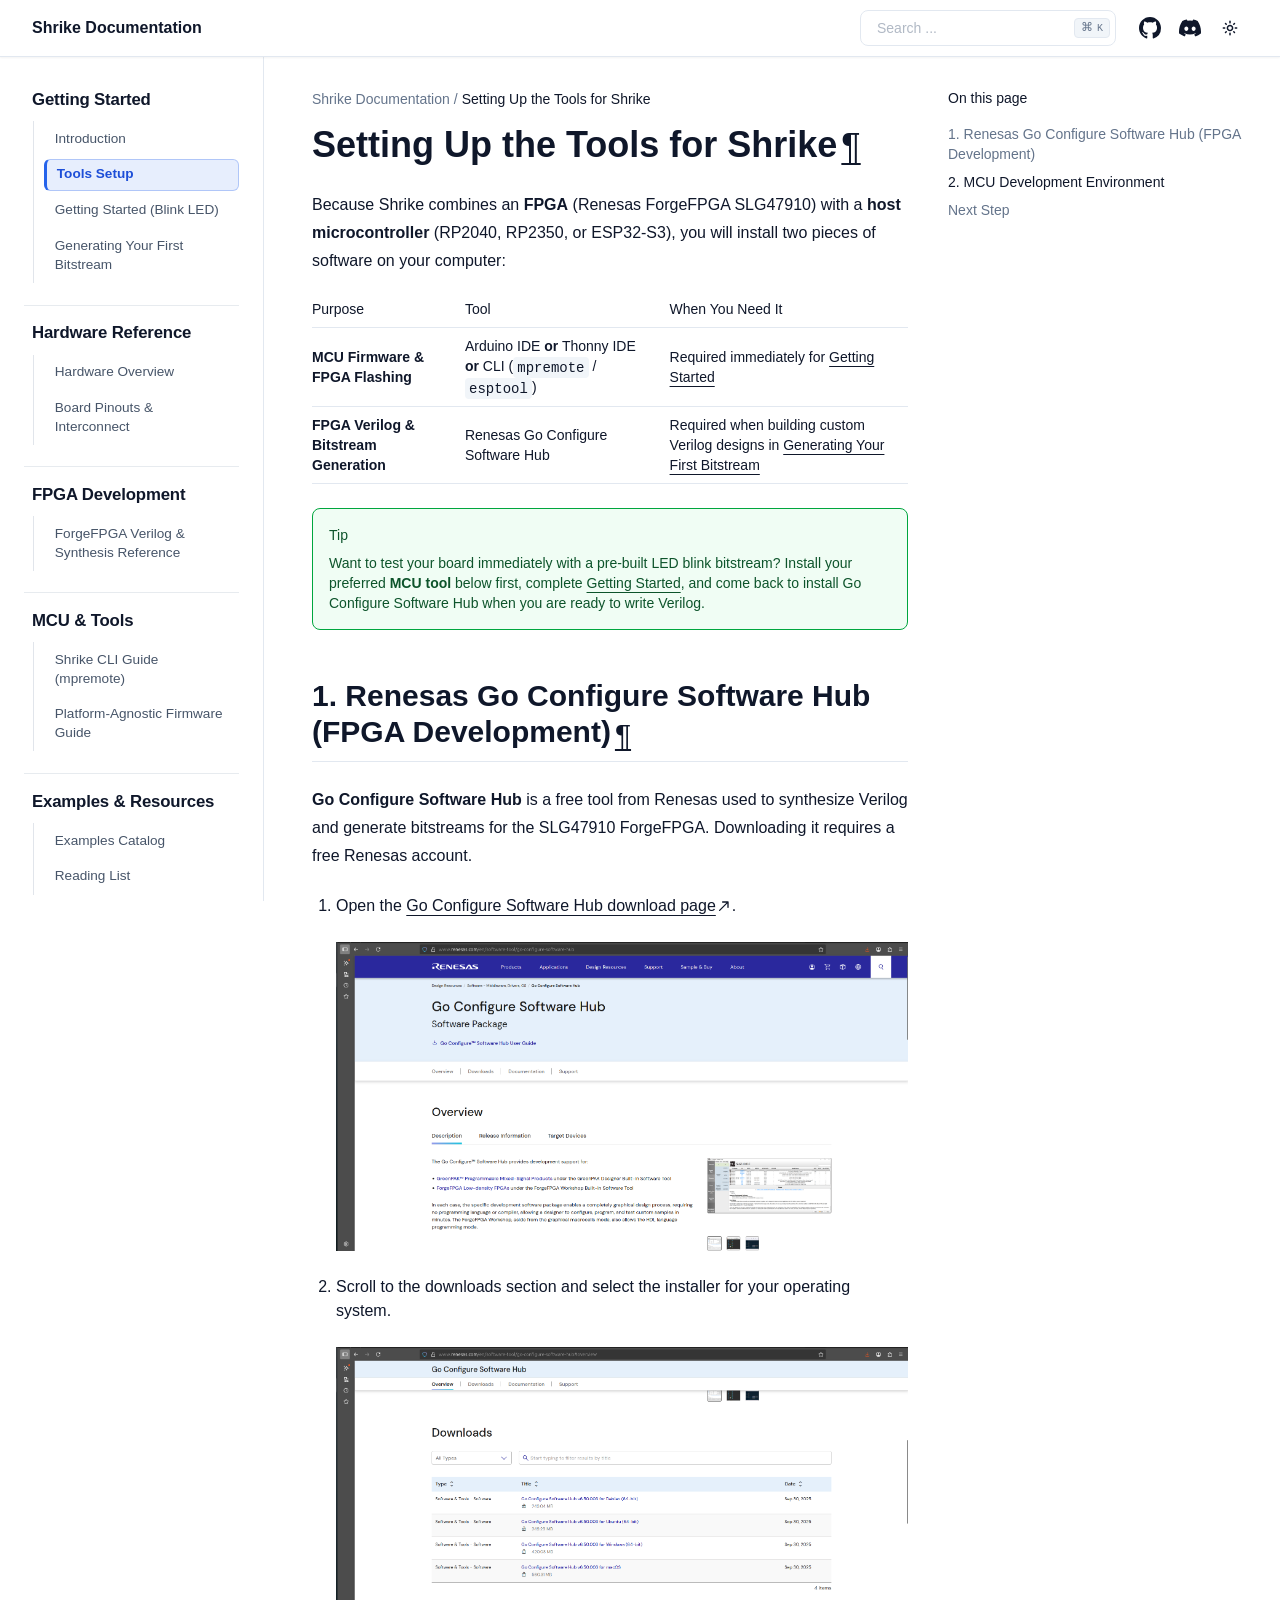
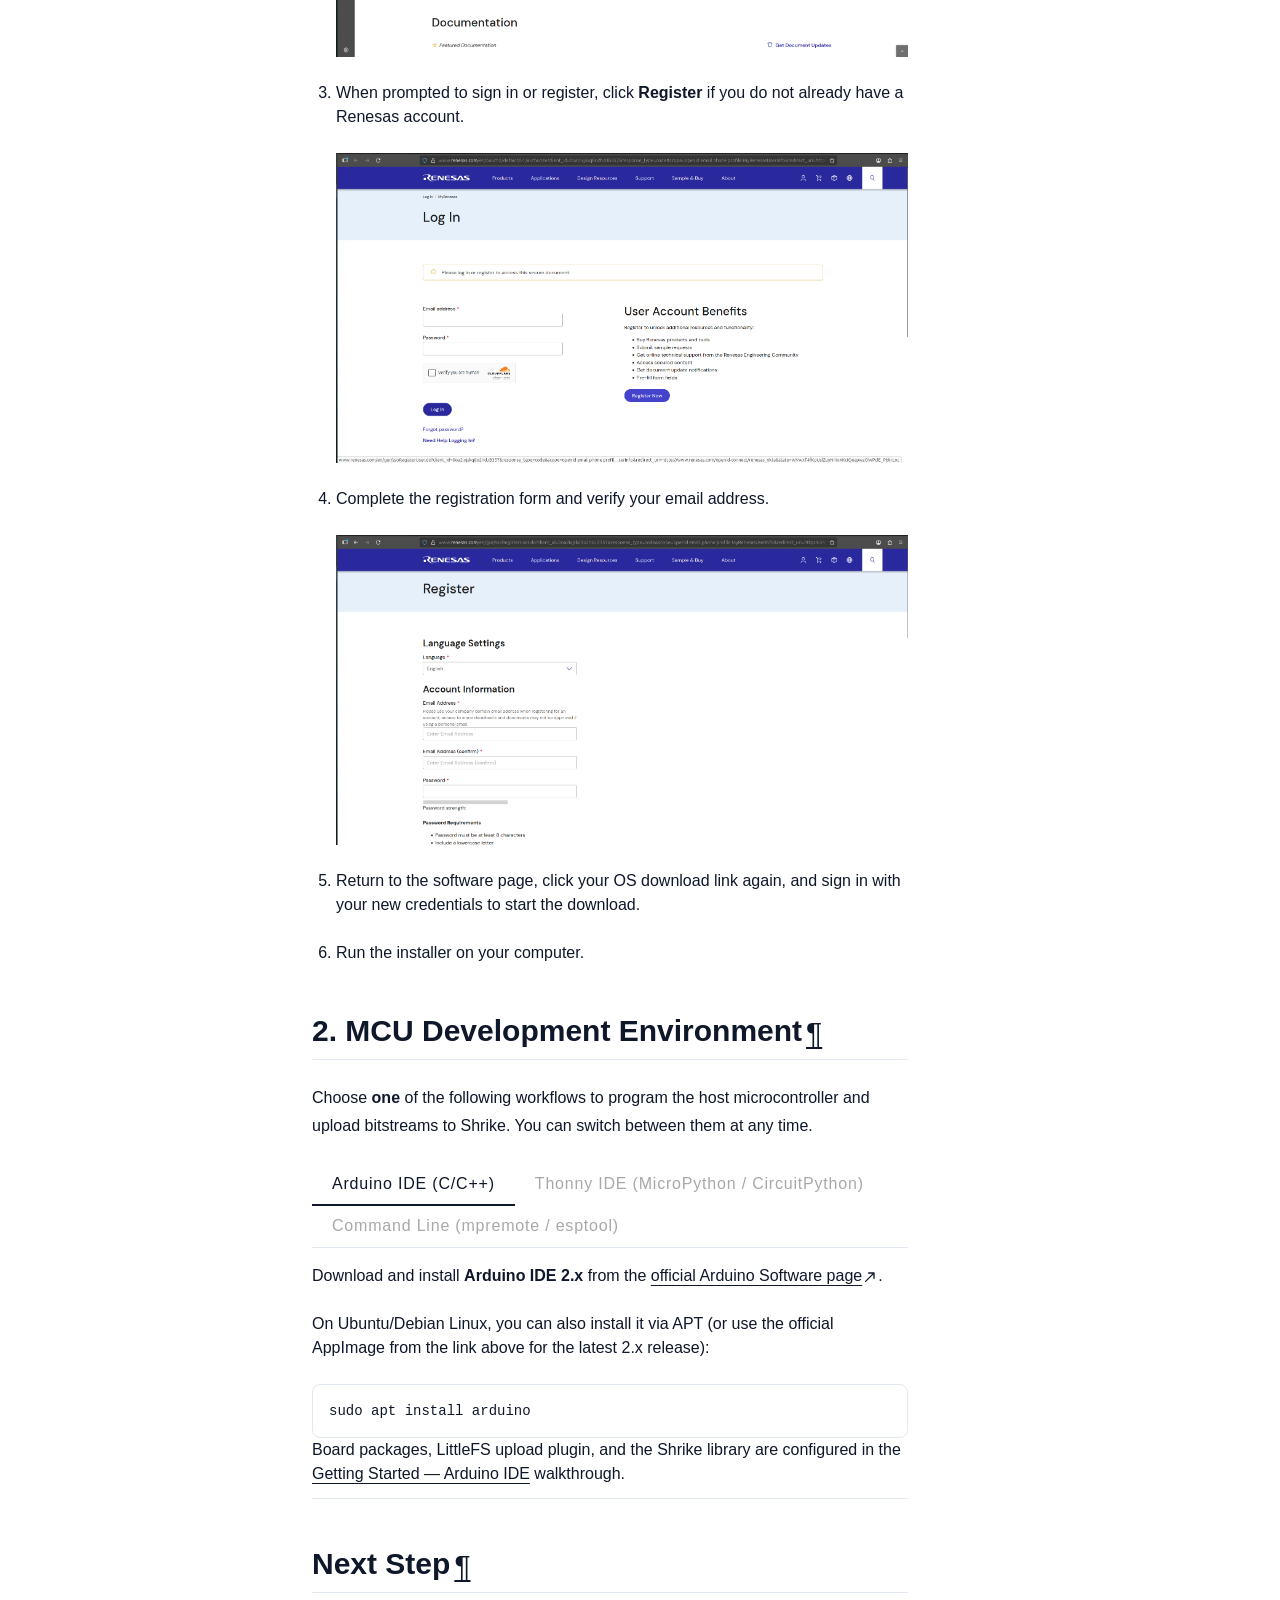
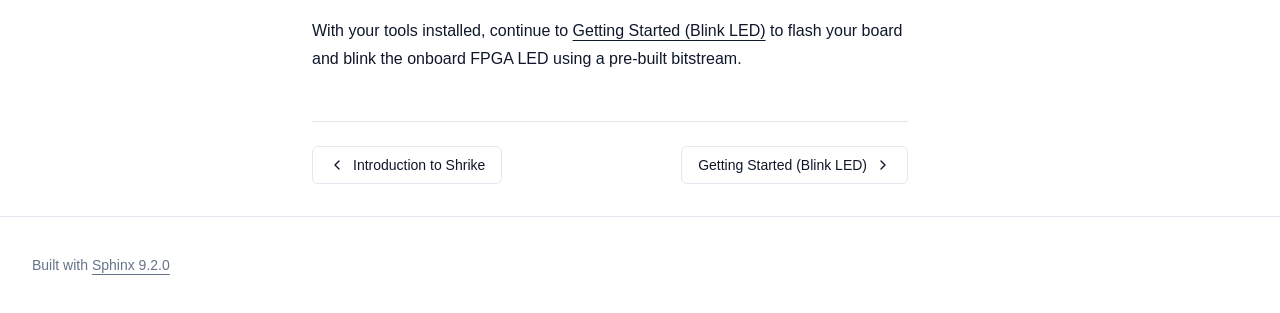
<file: docs/tools_setup_guide.html>
<!DOCTYPE html>

<html :class="{ 'dark' : darkMode === true }" data-content_root="./" lang="en" x-data="{ darkMode: $persist(window.matchMedia('(prefers-color-scheme: dark)').matches), activeSection: ''}">
<head>
<script>
    (function () {
      // Set initial color scheme
      if ((localStorage.getItem("_x_darkMode") === "true") || (window.matchMedia("(prefers-color-scheme: dark)").matches)) {
        document.documentElement.classList.add("dark");
      }

      // Watch for media preference changes
      window.matchMedia("(prefers-color-scheme: dark)").addEventListener("change", (event) => {
        localStorage.setItem("_x_darkMode", event.matches);
        document.documentElement.classList.toggle("dark", event.matches);
      });
    })();
  </script>
<meta content="width=device-width, initial-scale=1.0" name="viewport"/>
<meta charset="utf-8"/>
<meta content="#ffffff" media="(prefers-color-scheme: light)" name="theme-color"/>
<meta content="#030711" media="(prefers-color-scheme: dark)" name="theme-color"/>
<meta content="width=device-width, initial-scale=1" name="viewport"/>
<title>Setting Up the Tools for Shrike | Shrike Documentation</title>
<meta content="Setting Up the Tools for Shrike | Shrike Documentation" property="og:title"/>
<meta content="Setting Up the Tools for Shrike | Shrike Documentation" name="twitter:title"/>
<link href="_static/pygments.css?v=e72c8e07" rel="stylesheet" type="text/css"/>
<link href="_static/theme.css?v=009055c6" rel="stylesheet" type="text/css"/>
<link href="_static/sphinx-design.min.css?v=6a604523" rel="stylesheet" type="text/css"/>
<link href="_static/custom.css?v=30180e07" rel="stylesheet" type="text/css"/>
<link href="_static/awesome-sphinx-design.css?v=b41b1d54" rel="stylesheet" type="text/css"/>
<link href="_static/vicharak_icon.png" rel="icon"/>
<link href="search.html" rel="search" title="Search"/>
<link href="genindex.html" rel="index" title="Index"/>
<link href="getting_started.html" rel="next" title="Getting Started (Blink LED)"/>
<link href="introduction.html" rel="prev" title="Introduction to Shrike"/>
<script type="text/javascript">
    (function(c,l,a,r,i,t,y){
        c[a]=c[a]||function(){(c[a].q=c[a].q||[]).push(arguments)};
        t=l.createElement(r);t.async=1;t.src="https://www.clarity.ms/tag/"+i;
        y=l.getElementsByTagName(r)[0];y.parentNode.insertBefore(t,y);
    })(window, document, "clarity", "script", "xuzceme2jg");
</script>
</head>
<body :class="{ 'overflow-hidden': showSidebar }" @scroll.window="showScrollTop = pageYOffset &gt; 100" class="min-h-screen font-sans antialiased bg-background text-foreground" x-data="{ showSidebar: false, showScrollTop: false }">
<div @click.self="showSidebar = false" class="fixed inset-0 z-50 overflow-hidden bg-background/80 backdrop-blur-sm md:hidden" x-cloak="" x-show="showSidebar"></div><div class="relative flex flex-col min-h-screen" id="page"><a class="absolute top-0 left-0 z-[100] block bg-background p-4 text-xl transition -translate-x-full opacity-0 focus:translate-x-0 focus:opacity-100" href="#content">
      Skip to content
    </a><header class="sticky top-0 z-40 w-full border-b shadow-xs border-border bg-background/90 backdrop-blur"><div class="container flex items-center h-14">
<div class="hidden mr-4 md:flex">
<a class="flex items-center mr-6" href="index.html"><span class="hidden font-bold sm:inline-block text-clip whitespace-nowrap">Shrike Documentation</span>
</a></div><button @click="showSidebar = true" class="inline-flex items-center justify-center h-10 px-0 py-2 mr-2 text-base font-medium transition-colors rounded-md hover:text-accent-foreground hover:bg-transparent md:hidden" type="button">
<svg aria-hidden="true" fill="currentColor" height="24" viewbox="0 96 960 960" width="24" xmlns="http://www.w3.org/2000/svg">
<path d="M152.587 825.087q-19.152 0-32.326-13.174t-13.174-32.326q0-19.152 13.174-32.326t32.326-13.174h440q19.152 0 32.326 13.174t13.174 32.326q0 19.152-13.174 32.326t-32.326 13.174h-440Zm0-203.587q-19.152 0-32.326-13.174T107.087 576q0-19.152 13.174-32.326t32.326-13.174h320q19.152 0 32.326 13.174T518.087 576q0 19.152-13.174 32.326T472.587 621.5h-320Zm0-203.587q-19.152 0-32.326-13.174t-13.174-32.326q0-19.152 13.174-32.326t32.326-13.174h440q19.152 0 32.326 13.174t13.174 32.326q0 19.152-13.174 32.326t-32.326 13.174h-440ZM708.913 576l112.174 112.174q12.674 12.674 12.674 31.826t-12.674 31.826Q808.413 764.5 789.261 764.5t-31.826-12.674l-144-144Q600 594.391 600 576t13.435-31.826l144-144q12.674-12.674 31.826-12.674t31.826 12.674q12.674 12.674 12.674 31.826t-12.674 31.826L708.913 576Z"></path>
</svg>
<span class="sr-only">Toggle navigation menu</span>
</button>
<div class="flex items-center justify-between flex-1 gap-2 sm:gap-4 md:justify-end">
<div class="flex-1 w-full md:w-auto md:flex-none"><form @keydown.k.window.meta="$refs.search.focus()" action="search.html" class="relative flex items-center group" id="searchbox" method="get">
<input aria-label="Search the docs" class="inline-flex items-center font-medium transition-colors bg-transparent focus-visible:outline-none focus-visible:ring-2 focus-visible:ring-ring focus-visible:ring-offset-2 ring-offset-background border border-input hover:bg-accent focus:bg-accent hover:text-accent-foreground focus:text-accent-foreground hover:placeholder-accent-foreground py-2 px-4 relative h-9 w-full justify-start rounded-[0.5rem] text-sm text-muted-foreground sm:pr-12 md:w-40 lg:w-64" id="search-input" name="q" placeholder="Search ..." type="search" x-ref="search"/>
<kbd class="pointer-events-none absolute right-1.5 top-2 hidden h-5 select-none text-muted-foreground items-center gap-1 rounded border border-border bg-muted px-1.5 font-mono text-[10px] font-medium opacity-100 sm:flex group-hover:bg-accent group-hover:text-accent-foreground">
<span class="text-xs">⌘</span>
    K
  </kbd>
</form>
</div>
<nav class="flex items-center gap-1">
<a href="https://github.com/vicharak-in/shrike" rel="noopener nofollow" title="Visit Shrike on GitHub">
<div class="inline-flex items-center justify-center px-0 text-sm font-medium transition-colors rounded-md hover:bg-accent hover:text-accent-foreground h-9 w-9">
<svg aria-hidden="true" fill="currentColor" height="22" viewbox="0 0 16 16" width="22"><path d="M8 0C3.58 0 0 3.58 0 8c0 3.54 2.29 6.53 5.47 7.59.4.07.55-.17.55-.38 0-.19-.01-.82-.01-1.49-2.01.37-2.53-.49-2.69-.94-.09-.23-.48-.94-.82-1.13-.28-.15-.68-.52-.01-.53.63-.01 1.08.58 1.23.82.72 1.21 1.87.87 2.33.66.07-.52.28-.87.51-1.07-1.78-.2-3.64-.89-3.64-3.95 0-.87.31-1.59.82-2.15-.08-.2-.36-1.02.08-2.12 0 0 .67-.21 2.2.82.64-.18 1.32-.27 2-.27s1.36.09 2 .27c1.53-1.04 2.2-.82 2.2-.82.44 1.1.16 1.92.08 2.12.51.56.82 1.27.82 2.15 0 3.07-1.87 3.75-3.65 3.95.29.25.54.73.54 1.48 0 1.07-.01 1.93-.01 2.2 0 .21.15.46.55.38A8.01 8.01 0 0 0 16 8c0-4.42-3.58-8-8-8"></path></svg>
</div>
</a>
<a href="https://discord.com/invite/EhQy97CQ9G" rel="noopener nofollow" title="Visit Vicharak Discord">
<div class="inline-flex items-center justify-center px-0 text-sm font-medium transition-colors rounded-md hover:bg-accent hover:text-accent-foreground h-9 w-9">
<svg aria-hidden="true" fill="currentColor" height="22" viewbox="0 0 24 24" width="22"><path d="M20.317 4.37a19.8 19.8 0 0 0-4.885-1.515.074.074 0 0 0-.079.037c-.21.375-.444.864-.608 1.25a18.27 18.27 0 0 0-5.487 0 12.64 12.64 0 0 0-.617-1.25.077.077 0 0 0-.079-.037A19.74 19.74 0 0 0 3.677 4.37a.07.07 0 0 0-.032.027C.533 9.046-.32 13.58.099 18.057a.082.082 0 0 0 .031.057 19.9 19.9 0 0 0 5.993 3.03.078.078 0 0 0 .084-.028c.462-.63.874-1.295 1.226-1.994a.076.076 0 0 0-.041-.106 13.1 13.1 0 0 1-1.872-.892.077.077 0 0 1-.008-.128 10.2 10.2 0 0 0 .372-.292.074.074 0 0 1 .077-.01c3.928 1.793 8.18 1.793 12.062 0a.074.074 0 0 1 .078.01c.12.098.246.198.373.292a.077.077 0 0 1-.006.127 12.3 12.3 0 0 1-1.873.892.077.077 0 0 0-.041.107c.36.698.772 1.362 1.225 1.993a.076.076 0 0 0 .084.028 19.84 19.84 0 0 0 6.002-3.03.077.077 0 0 0 .032-.054c.5-5.177-.838-9.674-3.549-13.66a.061.061 0 0 0-.031-.029zM8.02 15.33c-1.183 0-2.157-1.085-2.157-2.419 0-1.333.956-2.419 2.157-2.419 1.21 0 2.176 1.096 2.157 2.42 0 1.333-.956 2.418-2.157 2.418zm7.975 0c-1.183 0-2.157-1.085-2.157-2.419 0-1.333.955-2.419 2.157-2.419 1.21 0 2.176 1.096 2.157 2.42 0 1.333-.946 2.418-2.157 2.418z"></path></svg>
</div>
</a>
<button @click="darkMode = !darkMode" class="relative inline-flex items-center justify-center px-0 text-sm font-medium transition-colors rounded-md hover:bg-accent hover:text-accent-foreground h-9 w-9" title="Toggle color scheme" type="button">
<svg class="absolute transition-all scale-100 rotate-0 dark:-rotate-90 dark:scale-0" fill="currentColor" height="16" viewbox="0 96 960 960" width="16" xmlns="http://www.w3.org/2000/svg">
<path d="M480 685q45.456 0 77.228-31.772Q589 621.456 589 576q0-45.456-31.772-77.228Q525.456 467 480 467q-45.456 0-77.228 31.772Q371 530.544 371 576q0 45.456 31.772 77.228Q434.544 685 480 685Zm0 91q-83 0-141.5-58.5T280 576q0-83 58.5-141.5T480 376q83 0 141.5 58.5T680 576q0 83-58.5 141.5T480 776ZM80 621.5q-19.152 0-32.326-13.174T34.5 576q0-19.152 13.174-32.326T80 530.5h80q19.152 0 32.326 13.174T205.5 576q0 19.152-13.174 32.326T160 621.5H80Zm720 0q-19.152 0-32.326-13.174T754.5 576q0-19.152 13.174-32.326T800 530.5h80q19.152 0 32.326 13.174T925.5 576q0 19.152-13.174 32.326T880 621.5h-80Zm-320-320q-19.152 0-32.326-13.174T434.5 256v-80q0-19.152 13.174-32.326T480 130.5q19.152 0 32.326 13.174T525.5 176v80q0 19.152-13.174 32.326T480 301.5Zm0 720q-19.152 0-32.326-13.17Q434.5 995.152 434.5 976v-80q0-19.152 13.174-32.326T480 850.5q19.152 0 32.326 13.174T525.5 896v80q0 19.152-13.174 32.33-13.174 13.17-32.326 13.17ZM222.174 382.065l-43-42Q165.5 327.391 166 308.239t13.174-33.065q13.435-13.674 32.587-13.674t32.065 13.674l42.239 43q12.674 13.435 12.555 31.706-.12 18.272-12.555 31.946-12.674 13.674-31.445 13.413-18.772-.261-32.446-13.174Zm494 494.761-42.239-43q-12.674-13.435-12.674-32.087t12.674-31.565Q686.609 756.5 705.38 757q18.772.5 32.446 13.174l43 41.761Q794.5 824.609 794 843.761t-13.174 33.065Q767.391 890.5 748.239 890.5t-32.065-13.674Zm-42-494.761Q660.5 369.391 661 350.62q.5-18.772 13.174-32.446l41.761-43Q728.609 261.5 747.761 262t33.065 13.174q13.674 13.435 13.674 32.587t-13.674 32.065l-43 42.239q-13.435 12.674-31.706 12.555-18.272-.12-31.946-12.555Zm-495 494.761Q165.5 863.391 165.5 844.239t13.674-32.065l43-42.239q13.435-12.674 32.087-12.674t31.565 12.674Q299.5 782.609 299 801.38q-.5 18.772-13.174 32.446l-41.761 43Q231.391 890.5 212.239 890t-33.065-13.174ZM480 576Z"></path>
</svg>
<svg class="absolute transition-all scale-0 rotate-90 dark:rotate-0 dark:scale-100" fill="currentColor" height="16" viewbox="0 96 960 960" width="16" xmlns="http://www.w3.org/2000/svg">
<path d="M480 936q-151 0-255.5-104.5T120 576q0-138 90-239.5T440 218q25-3 39 18t-1 44q-17 26-25.5 55t-8.5 61q0 90 63 153t153 63q31 0 61.5-9t54.5-25q21-14 43-1.5t19 39.5q-14 138-117.5 229T480 936Zm0-80q88 0 158-48.5T740 681q-20 5-40 8t-40 3q-123 0-209.5-86.5T364 396q0-20 3-40t8-40q-78 32-126.5 102T200 576q0 116 82 198t198 82Zm-10-270Z"></path>
</svg>
</button>
</nav>
</div>
</div>
</header>
<div class="flex-1"><div class="container md:grid md:grid-cols-[220px_minmax(0,1fr)] md:gap-6 lg:grid-cols-[240px_minmax(0,1fr)] lg:gap-10"><aside :aria-hidden="!showSidebar" :class="{ 'translate-x-0': showSidebar }" class="fixed inset-y-0 left-0 md:top-14 z-50 md:z-30 bg-background md:bg-transparent transition-all duration-100 -translate-x-full md:translate-x-0 ml-0 p-6 md:p-0 md:-ml-2 md:h-[calc(100vh-3.5rem)] w-5/6 md:w-full overflow-y-auto border-r border-border md:sticky" id="left-sidebar">
<a class="justify-start text-sm md:!hidden bg-background" href="index.html"><span class="font-bold text-clip whitespace-nowrap">Shrike Documentation</span>
</a>
<div class="relative overflow-hidden md:overflow-auto my-4 md:my-0">
<div class="overflow-y-auto h-full w-full relative pr-6"><nav class="table w-full min-w-full my-6 lg:my-8">
<p class="caption" role="heading"><span class="caption-text">Getting Started</span></p>
<ul class="current">
<li class="toctree-l1"><a class="reference internal" href="introduction.html">Introduction</a></li>
<li class="toctree-l1 current"><a class="current reference internal" href="#">Tools Setup</a></li>
<li class="toctree-l1"><a class="reference internal" href="getting_started.html">Getting Started (Blink LED)</a></li>
<li class="toctree-l1"><a class="reference internal" href="generating_your_first_bitstream.html">Generating Your First Bitstream</a></li>
</ul>
<p class="caption" role="heading"><span class="caption-text">Hardware Reference</span></p>
<ul>
<li class="toctree-l1"><a class="reference internal" href="hardware_overview.html">Hardware Overview</a></li>
<li class="toctree-l1"><a class="reference internal" href="shrike_pinouts.html">Board Pinouts &amp; Interconnect</a></li>
</ul>
<p class="caption" role="heading"><span class="caption-text">FPGA Development</span></p>
<ul>
<li class="toctree-l1"><a class="reference internal" href="verilog_style_guide.html">ForgeFPGA Verilog &amp; Synthesis Reference</a></li>
</ul>
<p class="caption" role="heading"><span class="caption-text">MCU &amp; Tools</span></p>
<ul>
<li class="toctree-l1"><a class="reference internal" href="shrike_cli_guide.html">Shrike CLI Guide (mpremote)</a></li>
<li class="toctree-l1"><a class="reference internal" href="PLATFORM_AGNOSTIC_FIRMWARE_GUIDE.html">Platform-Agnostic Firmware Guide</a></li>
</ul>
<p class="caption" role="heading"><span class="caption-text">Examples &amp; Resources</span></p>
<ul>
<li class="toctree-l1"><a class="reference internal" href="examples.html">Examples Catalog</a></li>
<li class="toctree-l1"><a class="reference internal" href="reading_list.html">Reading List</a></li>
</ul>
</nav>
</div>
</div>
<button @click="showSidebar = false" class="absolute md:hidden right-4 top-4 rounded-sm opacity-70 transition-opacity hover:opacity-100" type="button">
<svg class="h-4 w-4" fill="currentColor" height="24" stroke="none" viewbox="0 96 960 960" width="24" xmlns="http://www.w3.org/2000/svg">
<path d="M480 632 284 828q-11 11-28 11t-28-11q-11-11-11-28t11-28l196-196-196-196q-11-11-11-28t11-28q11-11 28-11t28 11l196 196 196-196q11-11 28-11t28 11q11 11 11 28t-11 28L536 576l196 196q11 11 11 28t-11 28q-11 11-28 11t-28-11L480 632Z"></path>
</svg>
</button>
</aside>
<main class="relative py-6 lg:gap-10 lg:py-8 xl:grid xl:grid-cols-[1fr_300px]">
<div class="w-full min-w-0 mx-auto">
<nav aria-label="breadcrumbs" class="flex items-center mb-4 space-x-1 text-sm text-muted-foreground">
<a class="overflow-hidden text-ellipsis whitespace-nowrap hover:text-foreground" href="index.html">
<span class="hidden md:inline">Shrike Documentation</span>
<svg aria-label="Home" class="md:hidden" fill="currentColor" height="18" stroke="none" viewbox="0 96 960 960" width="18" xmlns="http://www.w3.org/2000/svg">
<path d="M240 856h120V616h240v240h120V496L480 316 240 496v360Zm-80 80V456l320-240 320 240v480H520V696h-80v240H160Zm320-350Z"></path>
</svg>
</a>
<div class="mr-1">/</div><span aria-current="page" class="font-medium text-foreground overflow-hidden text-ellipsis whitespace-nowrap">Setting Up the Tools for Shrike</span>
</nav>
<div id="content" role="main">
<section id="tools-setup-guide">
<span id="setting-up-the-tools-for-shrike"></span><h1>Setting Up the Tools for Shrike<a class="headerlink" href="#tools-setup-guide" title="Link to this heading">¶</a></h1>
<p>Because Shrike combines an <strong>FPGA</strong> (Renesas ForgeFPGA SLG47910) with a <strong>host microcontroller</strong> (RP2040, RP2350, or ESP32-S3), you will install two pieces of software on your computer:</p>
<table class="docutils align-default">
<thead>
<tr class="row-odd"><th class="head"><p>Purpose</p></th>
<th class="head"><p>Tool</p></th>
<th class="head"><p>When You Need It</p></th>
</tr>
</thead>
<tbody>
<tr class="row-even"><td><p><strong>MCU Firmware &amp; FPGA Flashing</strong></p></td>
<td><p>Arduino IDE <strong>or</strong> Thonny IDE <strong>or</strong> CLI (<code class="docutils literal notranslate"><span class="pre">mpremote</span></code> / <code class="docutils literal notranslate"><span class="pre">esptool</span></code>)</p></td>
<td><p>Required immediately for <a class="reference internal" href="getting_started.html"><span class="std std-doc">Getting Started</span></a></p></td>
</tr>
<tr class="row-odd"><td><p><strong>FPGA Verilog &amp; Bitstream Generation</strong></p></td>
<td><p>Renesas Go Configure Software Hub</p></td>
<td><p>Required when building custom Verilog designs in <a class="reference internal" href="generating_your_first_bitstream.html"><span class="std std-doc">Generating Your First Bitstream</span></a></p></td>
</tr>
</tbody>
</table>
<div class="admonition tip">
<p class="admonition-title">Tip</p>
<p>Want to test your board immediately with a pre-built LED blink bitstream? Install your preferred <strong>MCU tool</strong> below first, complete <a class="reference internal" href="getting_started.html"><span class="std std-doc">Getting Started</span></a>, and come back to install Go Configure Software Hub when you are ready to write Verilog.</p>
</div>
<section id="renesas-go-configure-software-hub-fpga-development">
<span id="1-renesas-go-configure-software-hub-fpga-development"></span><h2>1. Renesas Go Configure Software Hub (FPGA Development)<a class="headerlink" href="#renesas-go-configure-software-hub-fpga-development" title="Link to this heading" x-intersect.margin.0%.0%.-70%.0%="activeSection = '#renesas-go-configure-software-hub-fpga-development'">¶</a></h2>
<p><strong>Go Configure Software Hub</strong> is a free tool from Renesas used to synthesize Verilog and generate bitstreams for the SLG47910 ForgeFPGA. Downloading it requires a free Renesas account.</p>
<ol class="arabic">
<li><p>Open the <a class="reference external" href="https://www.renesas.com/en/software-tool/go-configure-software-hub" rel="nofollow noopener">Go Configure Software Hub download page<svg fill="currentColor" height="1em" stroke="none" viewbox="0 96 960 960" width="1em" xmlns="http://www.w3.org/2000/svg"><path d="M188 868q-11-11-11-28t11-28l436-436H400q-17 0-28.5-11.5T360 336q0-17 11.5-28.5T400 296h320q17 0 28.5 11.5T760 336v320q0 17-11.5 28.5T720 696q-17 0-28.5-11.5T680 656V432L244 868q-11 11-28 11t-28-11Z"></path></svg></a>.</p>
<p><img alt="Renesas Go Configure Software Hub landing page" src="_images/goconfig_landing_page.png"/></p>
</li>
<li><p>Scroll to the downloads section and select the installer for your operating system.</p>
<p><img alt="Selecting the Go Configure Software Hub installer for your operating system" src="_images/software_OS.png"/></p>
</li>
<li><p>When prompted to sign in or register, click <strong>Register</strong> if you do not already have a Renesas account.</p>
<p><img alt="Renesas account sign-in and registration prompt" src="_images/renesas_login.png"/></p>
</li>
<li><p>Complete the registration form and verify your email address.</p>
<p><img alt="Renesas new account registration form" src="_images/renesas_register.png"/></p>
</li>
<li><p>Return to the software page, click your OS download link again, and sign in with your new credentials to start the download.</p></li>
<li><p>Run the installer on your computer.</p></li>
</ol>
</section>
<section id="mcu-development-environment">
<span id="2-mcu-development-environment"></span><h2>2. MCU Development Environment<a class="headerlink" href="#mcu-development-environment" title="Link to this heading" x-intersect.margin.0%.0%.-70%.0%="activeSection = '#mcu-development-environment'">¶</a></h2>
<p>Choose <strong>one</strong> of the following workflows to program the host microcontroller and upload bitstreams to Shrike. You can switch between them at any time.</p>
<div class="sd-tab-set docutils">
<input checked="checked" id="sd-tab-item-0" name="sd-tab-set-0" type="radio"/>
<label aria-controls="sd-tab-item-0-content" class="sd-tab-label" data-sync-group="tab" data-sync-id="mcu-arduino" for="sd-tab-item-0">
Arduino IDE (C/C++)</label><div class="sd-tab-content docutils" id="sd-tab-item-0-content">
<p>Download and install <strong>Arduino IDE 2.x</strong> from the <a class="reference external" href="https://www.arduino.cc/en/software/" rel="nofollow noopener">official Arduino Software page<svg fill="currentColor" height="1em" stroke="none" viewbox="0 96 960 960" width="1em" xmlns="http://www.w3.org/2000/svg"><path d="M188 868q-11-11-11-28t11-28l436-436H400q-17 0-28.5-11.5T360 336q0-17 11.5-28.5T400 296h320q17 0 28.5 11.5T760 336v320q0 17-11.5 28.5T720 696q-17 0-28.5-11.5T680 656V432L244 868q-11 11-28 11t-28-11Z"></path></svg></a>.</p>
<p>On Ubuntu/Debian Linux, you can also install it via APT (or use the official AppImage from the link above for the latest 2.x release):</p>
<div class="highlight-bash notranslate"><div class="highlight"><pre><span></span><code><span id="line-1">sudo<span class="w"> </span>apt<span class="w"> </span>install<span class="w"> </span>arduino
</span></code></pre></div>
</div>
<p>Board packages, LittleFS upload plugin, and the Shrike library are configured in the <a class="reference internal" href="getting_started.html"><span class="std std-doc">Getting Started — Arduino IDE</span></a> walkthrough.</p>
</div>
<input id="sd-tab-item-1" name="sd-tab-set-0" type="radio"/>
<label aria-controls="sd-tab-item-1-content" class="sd-tab-label" data-sync-group="tab" data-sync-id="mcu-python" for="sd-tab-item-1">
Thonny IDE (MicroPython / CircuitPython)</label><div class="sd-tab-content docutils" id="sd-tab-item-1-content">
<p><strong>Thonny</strong> is a beginner-friendly Python IDE recommended for MicroPython and CircuitPython boards (RP2040, RP2350, and ESP32-S3).</p>
<ol class="arabic">
<li><p>Visit <a class="reference external" href="https://thonny.org/" rel="nofollow noopener">thonny.org<svg fill="currentColor" height="1em" stroke="none" viewbox="0 96 960 960" width="1em" xmlns="http://www.w3.org/2000/svg"><path d="M188 868q-11-11-11-28t11-28l436-436H400q-17 0-28.5-11.5T360 336q0-17 11.5-28.5T400 296h320q17 0 28.5 11.5T760 336v320q0 17-11.5 28.5T720 696q-17 0-28.5-11.5T680 656V432L244 868q-11 11-28 11t-28-11Z"></path></svg></a> and download the installer for your operating system.</p>
<p><img alt="Thonny IDE official download page" src="_images/thonny.png"/></p>
</li>
<li><p>Install Thonny. On Debian, Ubuntu, Mint, or Raspberry Pi OS, you can also install via APT:</p>
<div class="highlight-bash notranslate"><div class="highlight"><pre><span></span><code><span id="line-1">sudo<span class="w"> </span>apt<span class="w"> </span>install<span class="w"> </span>thonny
</span></code></pre></div>
</div>
</li>
</ol>
</div>
<input id="sd-tab-item-2" name="sd-tab-set-0" type="radio"/>
<label aria-controls="sd-tab-item-2-content" class="sd-tab-label" data-sync-group="tab" data-sync-id="mcu-cli" for="sd-tab-item-2">
Command Line (mpremote / esptool)</label><div class="sd-tab-content docutils" id="sd-tab-item-2-content">
<p>If you prefer working from the terminal, install Python 3 and create a virtual environment (see the <a class="reference external" href="https://docs.python.org/3/library/venv.html" rel="nofollow noopener">Python <code class="docutils literal notranslate"><span class="pre">venv</span></code> documentation<svg fill="currentColor" height="1em" stroke="none" viewbox="0 96 960 960" width="1em" xmlns="http://www.w3.org/2000/svg"><path d="M188 868q-11-11-11-28t11-28l436-436H400q-17 0-28.5-11.5T360 336q0-17 11.5-28.5T400 296h320q17 0 28.5 11.5T760 336v320q0 17-11.5 28.5T720 696q-17 0-28.5-11.5T680 656V432L244 868q-11 11-28 11t-28-11Z"></path></svg></a>), then install the CLI tools you need:</p>
<div class="highlight-bash notranslate"><div class="highlight"><pre><span></span><code><span id="line-1"><span class="c1"># For MicroPython file transfer &amp; REPL (all boards)</span>
</span><span id="line-2">pip<span class="w"> </span>install<span class="w"> </span>mpremote
</span><span id="line-3">
</span><span id="line-4"><span class="c1"># For flashing MicroPython firmware onto Shrike-fi (ESP32-S3)</span>
</span><span id="line-5">pip<span class="w"> </span>install<span class="w"> </span>esptool
</span></code></pre></div>
</div>
<p>See the <a class="reference internal" href="shrike_cli_guide.html"><span class="std std-doc">Shrike CLI Guide</span></a> for terminal usage after flashing your board’s MicroPython firmware.</p>
</div>
</div>
</section>
<section id="next-step">
<h2>Next Step<a class="headerlink" href="#next-step" title="Link to this heading" x-intersect.margin.0%.0%.-70%.0%="activeSection = '#next-step'">¶</a></h2>
<p>With your tools installed, continue to <strong><a class="reference internal" href="getting_started.html"><span class="std std-doc">Getting Started (Blink LED)</span></a></strong> to flash your board and blink the onboard FPGA LED using a pre-built bitstream.</p>
</section>
</section>
</div><div class="flex justify-between items-center pt-6 mt-12 border-t border-border gap-4">
<div class="mr-auto">
<a class="inline-flex items-center justify-center rounded-md text-sm font-medium transition-colors border border-input hover:bg-accent hover:text-accent-foreground py-2 px-4" href="introduction.html">
<svg class="mr-2 h-4 w-4" fill="none" height="24" stroke="currentColor" stroke-linecap="round" stroke-linejoin="round" stroke-width="2" viewbox="0 0 24 24" width="24" xmlns="http://www.w3.org/2000/svg">
<polyline points="15 18 9 12 15 6"></polyline>
</svg>
        Introduction to Shrike
      </a>
</div>
<div class="ml-auto">
<a class="inline-flex items-center justify-center rounded-md text-sm font-medium transition-colors border border-input hover:bg-accent hover:text-accent-foreground py-2 px-4" href="getting_started.html">
        Getting Started (Blink LED)
        <svg class="ml-2 h-4 w-4" fill="none" height="24" stroke="currentColor" stroke-linecap="round" stroke-linejoin="round" stroke-width="2" viewbox="0 0 24 24" width="24" xmlns="http://www.w3.org/2000/svg">
<polyline points="9 18 15 12 9 6"></polyline>
</svg>
</a>
</div>
</div></div><aside class="hidden text-sm xl:block" id="right-sidebar">
<div class="sticky top-16 -mt-10 max-h-[calc(100vh-5rem)] h-full overflow-y-auto pt-6 space-y-2"><p class="font-medium">On this page</p>
<ul>
<li><a :data-current="activeSection === '#renesas-go-configure-software-hub-fpga-development'" class="reference internal" href="#renesas-go-configure-software-hub-fpga-development">1. Renesas Go Configure Software Hub (FPGA Development)</a></li>
<li><a :data-current="activeSection === '#mcu-development-environment'" class="reference internal" href="#mcu-development-environment">2. MCU Development Environment</a></li>
<li><a :data-current="activeSection === '#next-step'" class="reference internal" href="#next-step">Next Step</a></li>
</ul>
</div>
</aside>
</main>
</div>
</div><footer class="py-6 border-t border-border md:py-0">
<div class="container flex flex-col items-center justify-between gap-4 md:h-24 md:flex-row">
<div class="flex flex-col items-center gap-4 px-8 md:flex-row md:gap-2 md:px-0">
<p class="text-sm leading-loose text-center text-muted-foreground md:text-left">Built with <a class="font-medium underline underline-offset-4" href="https://www.sphinx-doc.org" rel="noreferrer">Sphinx 9.2.0</a></p>
</div>
</div>
</footer>
</div><button :class="{'opacity-0 invisible' : !showScrollTop}" @click="window.scrollTo({top: 0, behavior: 'smooth'})" class="fixed bottom-8 right-8 p-2 z-10 rounded-sm bg-gray-700 text-xs text-white transition-all duration-1000 hover:bg-gray-950 focus:bg-gray-950" id="scrolltop" x-cloak="">
<svg aria-hidden="true" class="inline fill-current mb-[2px]" height="14" viewbox="0 96 960 960" width="14" xmlns="http://www.w3.org/2000/svg">
<path d="M450 896V370L202 618l-42-42 320-320 320 320-42 42-248-248v526h-60Z"></path>
</svg>
  Back to top
</button>
<script src="_static/documentation_options.js?v=f2a433a1"></script>
<script src="_static/doctools.js?v=fd6eb6e6"></script>
<script src="_static/sphinx_highlight.js?v=6ffebe34"></script>
<script defer="defer" src="_static/theme.js?v=49cc6205"></script>
<script data-sd-tabs-storage-prefix="sphinx-design-tab-id-" src="_static/design-tabs.js?v=fcb327ea"></script>
</body>
</html>
</file>
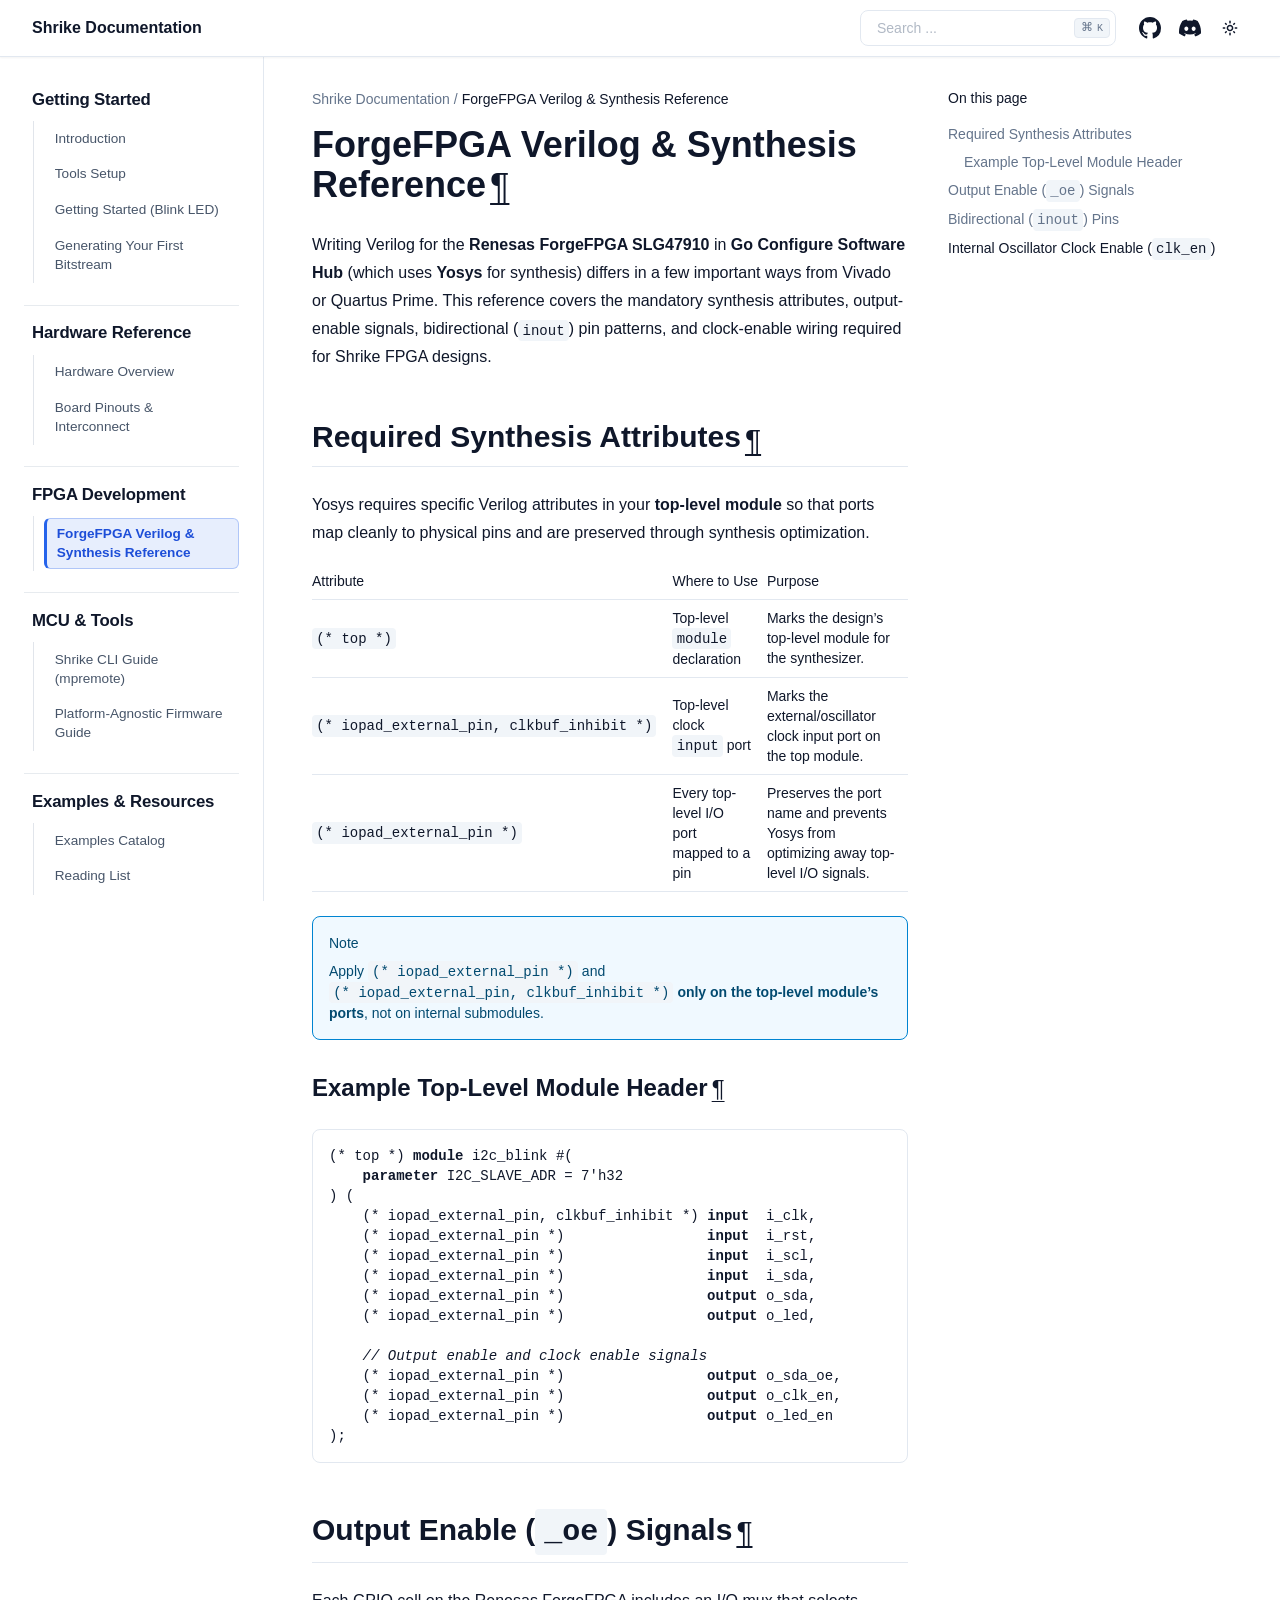
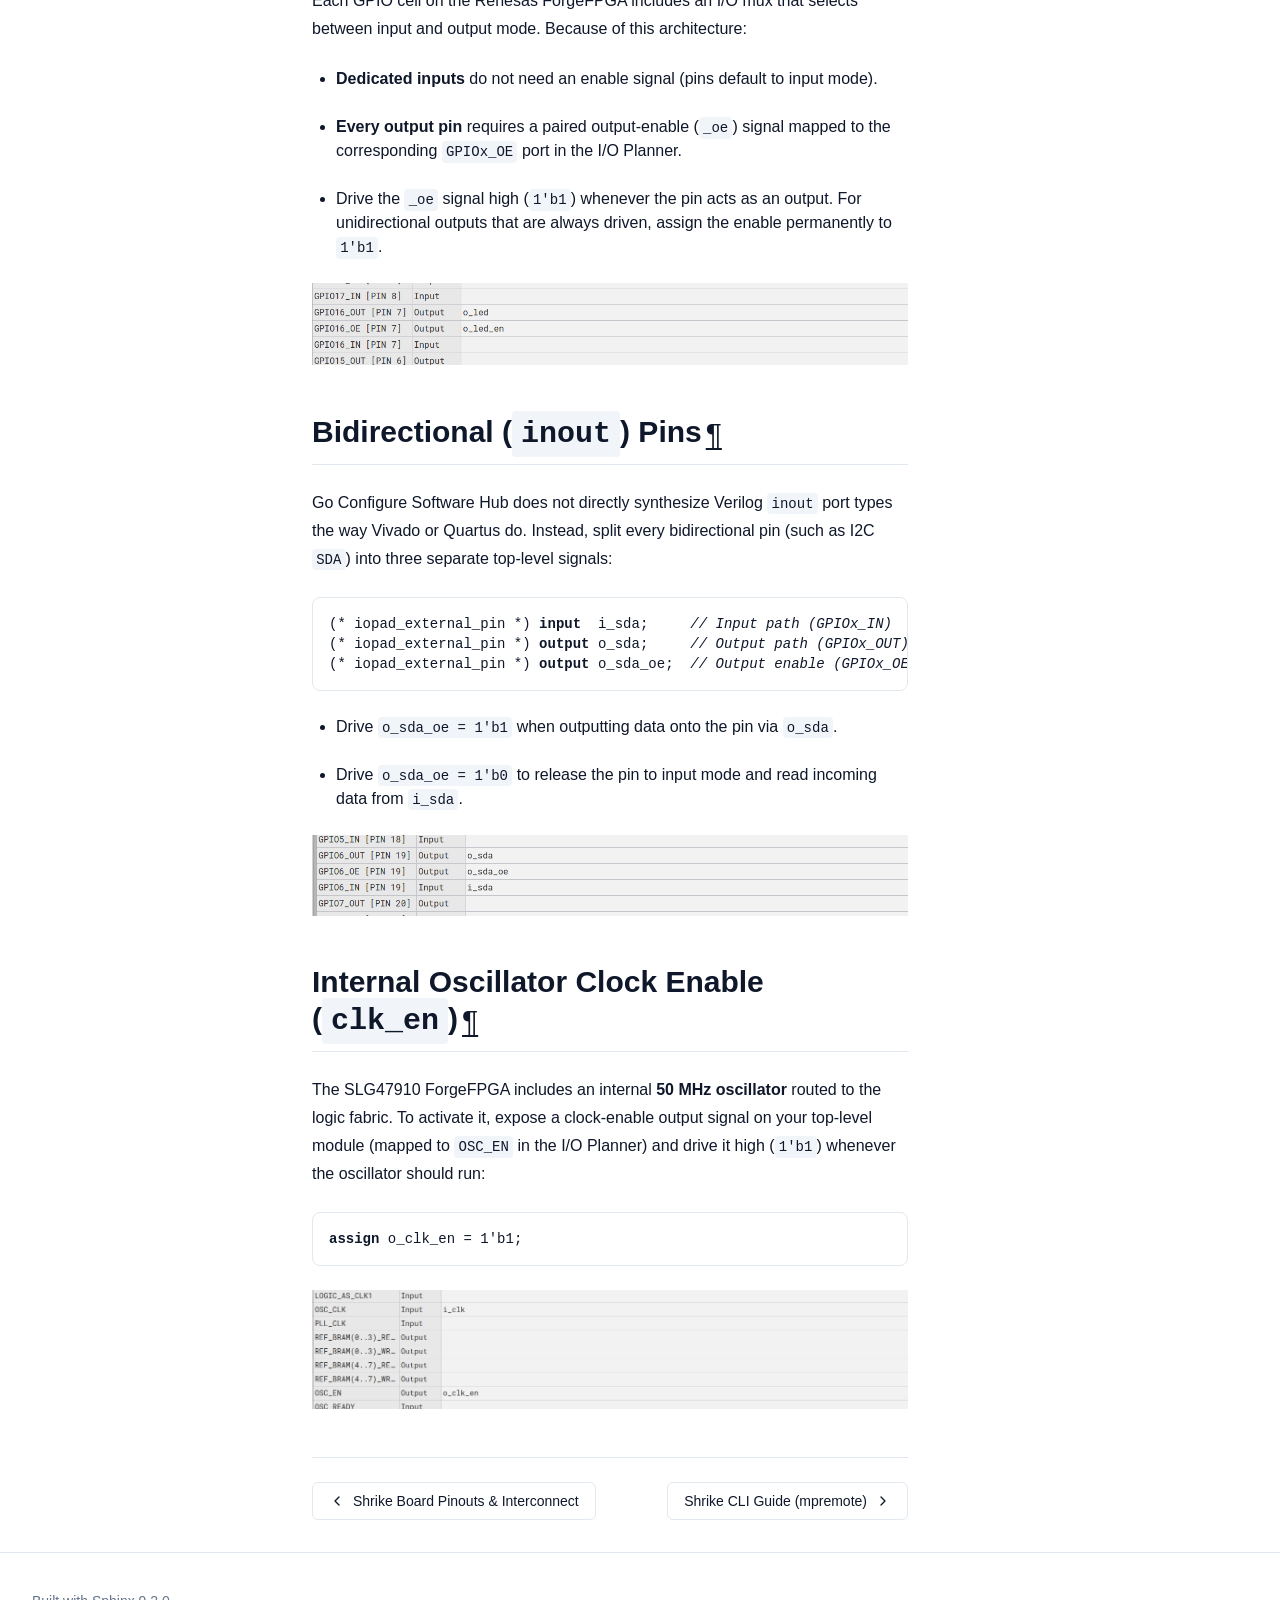
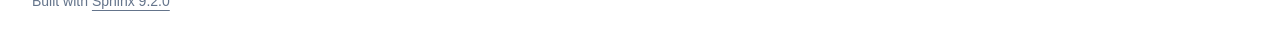
<file: docs/verilog_style_guide.html>
<!DOCTYPE html>

<html :class="{ 'dark' : darkMode === true }" data-content_root="./" lang="en" x-data="{ darkMode: $persist(window.matchMedia('(prefers-color-scheme: dark)').matches), activeSection: ''}">
<head>
<script>
    (function () {
      // Set initial color scheme
      if ((localStorage.getItem("_x_darkMode") === "true") || (window.matchMedia("(prefers-color-scheme: dark)").matches)) {
        document.documentElement.classList.add("dark");
      }

      // Watch for media preference changes
      window.matchMedia("(prefers-color-scheme: dark)").addEventListener("change", (event) => {
        localStorage.setItem("_x_darkMode", event.matches);
        document.documentElement.classList.toggle("dark", event.matches);
      });
    })();
  </script>
<meta content="width=device-width, initial-scale=1.0" name="viewport"/>
<meta charset="utf-8"/>
<meta content="#ffffff" media="(prefers-color-scheme: light)" name="theme-color"/>
<meta content="#030711" media="(prefers-color-scheme: dark)" name="theme-color"/>
<meta content="width=device-width, initial-scale=1" name="viewport"/>
<title>ForgeFPGA Verilog &amp; Synthesis Reference | Shrike Documentation</title>
<meta content="ForgeFPGA Verilog &amp; Synthesis Reference | Shrike Documentation" property="og:title"/>
<meta content="ForgeFPGA Verilog &amp; Synthesis Reference | Shrike Documentation" name="twitter:title"/>
<link href="_static/pygments.css?v=e72c8e07" rel="stylesheet" type="text/css"/>
<link href="_static/theme.css?v=009055c6" rel="stylesheet" type="text/css"/>
<link href="_static/sphinx-design.min.css?v=6a604523" rel="stylesheet" type="text/css"/>
<link href="_static/custom.css?v=30180e07" rel="stylesheet" type="text/css"/>
<link href="_static/awesome-sphinx-design.css?v=b41b1d54" rel="stylesheet" type="text/css"/>
<link href="_static/vicharak_icon.png" rel="icon"/>
<link href="search.html" rel="search" title="Search"/>
<link href="genindex.html" rel="index" title="Index"/>
<link href="shrike_cli_guide.html" rel="next" title="Shrike CLI Guide (mpremote)"/>
<link href="shrike_pinouts.html" rel="prev" title="Shrike Board Pinouts &amp; Interconnect"/>
<script type="text/javascript">
    (function(c,l,a,r,i,t,y){
        c[a]=c[a]||function(){(c[a].q=c[a].q||[]).push(arguments)};
        t=l.createElement(r);t.async=1;t.src="https://www.clarity.ms/tag/"+i;
        y=l.getElementsByTagName(r)[0];y.parentNode.insertBefore(t,y);
    })(window, document, "clarity", "script", "xuzceme2jg");
</script>
</head>
<body :class="{ 'overflow-hidden': showSidebar }" @scroll.window="showScrollTop = pageYOffset &gt; 100" class="min-h-screen font-sans antialiased bg-background text-foreground" x-data="{ showSidebar: false, showScrollTop: false }">
<div @click.self="showSidebar = false" class="fixed inset-0 z-50 overflow-hidden bg-background/80 backdrop-blur-sm md:hidden" x-cloak="" x-show="showSidebar"></div><div class="relative flex flex-col min-h-screen" id="page"><a class="absolute top-0 left-0 z-[100] block bg-background p-4 text-xl transition -translate-x-full opacity-0 focus:translate-x-0 focus:opacity-100" href="#content">
      Skip to content
    </a><header class="sticky top-0 z-40 w-full border-b shadow-xs border-border bg-background/90 backdrop-blur"><div class="container flex items-center h-14">
<div class="hidden mr-4 md:flex">
<a class="flex items-center mr-6" href="index.html"><span class="hidden font-bold sm:inline-block text-clip whitespace-nowrap">Shrike Documentation</span>
</a></div><button @click="showSidebar = true" class="inline-flex items-center justify-center h-10 px-0 py-2 mr-2 text-base font-medium transition-colors rounded-md hover:text-accent-foreground hover:bg-transparent md:hidden" type="button">
<svg aria-hidden="true" fill="currentColor" height="24" viewbox="0 96 960 960" width="24" xmlns="http://www.w3.org/2000/svg">
<path d="M152.587 825.087q-19.152 0-32.326-13.174t-13.174-32.326q0-19.152 13.174-32.326t32.326-13.174h440q19.152 0 32.326 13.174t13.174 32.326q0 19.152-13.174 32.326t-32.326 13.174h-440Zm0-203.587q-19.152 0-32.326-13.174T107.087 576q0-19.152 13.174-32.326t32.326-13.174h320q19.152 0 32.326 13.174T518.087 576q0 19.152-13.174 32.326T472.587 621.5h-320Zm0-203.587q-19.152 0-32.326-13.174t-13.174-32.326q0-19.152 13.174-32.326t32.326-13.174h440q19.152 0 32.326 13.174t13.174 32.326q0 19.152-13.174 32.326t-32.326 13.174h-440ZM708.913 576l112.174 112.174q12.674 12.674 12.674 31.826t-12.674 31.826Q808.413 764.5 789.261 764.5t-31.826-12.674l-144-144Q600 594.391 600 576t13.435-31.826l144-144q12.674-12.674 31.826-12.674t31.826 12.674q12.674 12.674 12.674 31.826t-12.674 31.826L708.913 576Z"></path>
</svg>
<span class="sr-only">Toggle navigation menu</span>
</button>
<div class="flex items-center justify-between flex-1 gap-2 sm:gap-4 md:justify-end">
<div class="flex-1 w-full md:w-auto md:flex-none"><form @keydown.k.window.meta="$refs.search.focus()" action="search.html" class="relative flex items-center group" id="searchbox" method="get">
<input aria-label="Search the docs" class="inline-flex items-center font-medium transition-colors bg-transparent focus-visible:outline-none focus-visible:ring-2 focus-visible:ring-ring focus-visible:ring-offset-2 ring-offset-background border border-input hover:bg-accent focus:bg-accent hover:text-accent-foreground focus:text-accent-foreground hover:placeholder-accent-foreground py-2 px-4 relative h-9 w-full justify-start rounded-[0.5rem] text-sm text-muted-foreground sm:pr-12 md:w-40 lg:w-64" id="search-input" name="q" placeholder="Search ..." type="search" x-ref="search"/>
<kbd class="pointer-events-none absolute right-1.5 top-2 hidden h-5 select-none text-muted-foreground items-center gap-1 rounded border border-border bg-muted px-1.5 font-mono text-[10px] font-medium opacity-100 sm:flex group-hover:bg-accent group-hover:text-accent-foreground">
<span class="text-xs">⌘</span>
    K
  </kbd>
</form>
</div>
<nav class="flex items-center gap-1">
<a href="https://github.com/vicharak-in/shrike" rel="noopener nofollow" title="Visit Shrike on GitHub">
<div class="inline-flex items-center justify-center px-0 text-sm font-medium transition-colors rounded-md hover:bg-accent hover:text-accent-foreground h-9 w-9">
<svg aria-hidden="true" fill="currentColor" height="22" viewbox="0 0 16 16" width="22"><path d="M8 0C3.58 0 0 3.58 0 8c0 3.54 2.29 6.53 5.47 7.59.4.07.55-.17.55-.38 0-.19-.01-.82-.01-1.49-2.01.37-2.53-.49-2.69-.94-.09-.23-.48-.94-.82-1.13-.28-.15-.68-.52-.01-.53.63-.01 1.08.58 1.23.82.72 1.21 1.87.87 2.33.66.07-.52.28-.87.51-1.07-1.78-.2-3.64-.89-3.64-3.95 0-.87.31-1.59.82-2.15-.08-.2-.36-1.02.08-2.12 0 0 .67-.21 2.2.82.64-.18 1.32-.27 2-.27s1.36.09 2 .27c1.53-1.04 2.2-.82 2.2-.82.44 1.1.16 1.92.08 2.12.51.56.82 1.27.82 2.15 0 3.07-1.87 3.75-3.65 3.95.29.25.54.73.54 1.48 0 1.07-.01 1.93-.01 2.2 0 .21.15.46.55.38A8.01 8.01 0 0 0 16 8c0-4.42-3.58-8-8-8"></path></svg>
</div>
</a>
<a href="https://discord.com/invite/EhQy97CQ9G" rel="noopener nofollow" title="Visit Vicharak Discord">
<div class="inline-flex items-center justify-center px-0 text-sm font-medium transition-colors rounded-md hover:bg-accent hover:text-accent-foreground h-9 w-9">
<svg aria-hidden="true" fill="currentColor" height="22" viewbox="0 0 24 24" width="22"><path d="M20.317 4.37a19.8 19.8 0 0 0-4.885-1.515.074.074 0 0 0-.079.037c-.21.375-.444.864-.608 1.25a18.27 18.27 0 0 0-5.487 0 12.64 12.64 0 0 0-.617-1.25.077.077 0 0 0-.079-.037A19.74 19.74 0 0 0 3.677 4.37a.07.07 0 0 0-.032.027C.533 9.046-.32 13.58.099 18.057a.082.082 0 0 0 .031.057 19.9 19.9 0 0 0 5.993 3.03.078.078 0 0 0 .084-.028c.462-.63.874-1.295 1.226-1.994a.076.076 0 0 0-.041-.106 13.1 13.1 0 0 1-1.872-.892.077.077 0 0 1-.008-.128 10.2 10.2 0 0 0 .372-.292.074.074 0 0 1 .077-.01c3.928 1.793 8.18 1.793 12.062 0a.074.074 0 0 1 .078.01c.12.098.246.198.373.292a.077.077 0 0 1-.006.127 12.3 12.3 0 0 1-1.873.892.077.077 0 0 0-.041.107c.36.698.772 1.362 1.225 1.993a.076.076 0 0 0 .084.028 19.84 19.84 0 0 0 6.002-3.03.077.077 0 0 0 .032-.054c.5-5.177-.838-9.674-3.549-13.66a.061.061 0 0 0-.031-.029zM8.02 15.33c-1.183 0-2.157-1.085-2.157-2.419 0-1.333.956-2.419 2.157-2.419 1.21 0 2.176 1.096 2.157 2.42 0 1.333-.956 2.418-2.157 2.418zm7.975 0c-1.183 0-2.157-1.085-2.157-2.419 0-1.333.955-2.419 2.157-2.419 1.21 0 2.176 1.096 2.157 2.42 0 1.333-.946 2.418-2.157 2.418z"></path></svg>
</div>
</a>
<button @click="darkMode = !darkMode" class="relative inline-flex items-center justify-center px-0 text-sm font-medium transition-colors rounded-md hover:bg-accent hover:text-accent-foreground h-9 w-9" title="Toggle color scheme" type="button">
<svg class="absolute transition-all scale-100 rotate-0 dark:-rotate-90 dark:scale-0" fill="currentColor" height="16" viewbox="0 96 960 960" width="16" xmlns="http://www.w3.org/2000/svg">
<path d="M480 685q45.456 0 77.228-31.772Q589 621.456 589 576q0-45.456-31.772-77.228Q525.456 467 480 467q-45.456 0-77.228 31.772Q371 530.544 371 576q0 45.456 31.772 77.228Q434.544 685 480 685Zm0 91q-83 0-141.5-58.5T280 576q0-83 58.5-141.5T480 376q83 0 141.5 58.5T680 576q0 83-58.5 141.5T480 776ZM80 621.5q-19.152 0-32.326-13.174T34.5 576q0-19.152 13.174-32.326T80 530.5h80q19.152 0 32.326 13.174T205.5 576q0 19.152-13.174 32.326T160 621.5H80Zm720 0q-19.152 0-32.326-13.174T754.5 576q0-19.152 13.174-32.326T800 530.5h80q19.152 0 32.326 13.174T925.5 576q0 19.152-13.174 32.326T880 621.5h-80Zm-320-320q-19.152 0-32.326-13.174T434.5 256v-80q0-19.152 13.174-32.326T480 130.5q19.152 0 32.326 13.174T525.5 176v80q0 19.152-13.174 32.326T480 301.5Zm0 720q-19.152 0-32.326-13.17Q434.5 995.152 434.5 976v-80q0-19.152 13.174-32.326T480 850.5q19.152 0 32.326 13.174T525.5 896v80q0 19.152-13.174 32.33-13.174 13.17-32.326 13.17ZM222.174 382.065l-43-42Q165.5 327.391 166 308.239t13.174-33.065q13.435-13.674 32.587-13.674t32.065 13.674l42.239 43q12.674 13.435 12.555 31.706-.12 18.272-12.555 31.946-12.674 13.674-31.445 13.413-18.772-.261-32.446-13.174Zm494 494.761-42.239-43q-12.674-13.435-12.674-32.087t12.674-31.565Q686.609 756.5 705.38 757q18.772.5 32.446 13.174l43 41.761Q794.5 824.609 794 843.761t-13.174 33.065Q767.391 890.5 748.239 890.5t-32.065-13.674Zm-42-494.761Q660.5 369.391 661 350.62q.5-18.772 13.174-32.446l41.761-43Q728.609 261.5 747.761 262t33.065 13.174q13.674 13.435 13.674 32.587t-13.674 32.065l-43 42.239q-13.435 12.674-31.706 12.555-18.272-.12-31.946-12.555Zm-495 494.761Q165.5 863.391 165.5 844.239t13.674-32.065l43-42.239q13.435-12.674 32.087-12.674t31.565 12.674Q299.5 782.609 299 801.38q-.5 18.772-13.174 32.446l-41.761 43Q231.391 890.5 212.239 890t-33.065-13.174ZM480 576Z"></path>
</svg>
<svg class="absolute transition-all scale-0 rotate-90 dark:rotate-0 dark:scale-100" fill="currentColor" height="16" viewbox="0 96 960 960" width="16" xmlns="http://www.w3.org/2000/svg">
<path d="M480 936q-151 0-255.5-104.5T120 576q0-138 90-239.5T440 218q25-3 39 18t-1 44q-17 26-25.5 55t-8.5 61q0 90 63 153t153 63q31 0 61.5-9t54.5-25q21-14 43-1.5t19 39.5q-14 138-117.5 229T480 936Zm0-80q88 0 158-48.5T740 681q-20 5-40 8t-40 3q-123 0-209.5-86.5T364 396q0-20 3-40t8-40q-78 32-126.5 102T200 576q0 116 82 198t198 82Zm-10-270Z"></path>
</svg>
</button>
</nav>
</div>
</div>
</header>
<div class="flex-1"><div class="container md:grid md:grid-cols-[220px_minmax(0,1fr)] md:gap-6 lg:grid-cols-[240px_minmax(0,1fr)] lg:gap-10"><aside :aria-hidden="!showSidebar" :class="{ 'translate-x-0': showSidebar }" class="fixed inset-y-0 left-0 md:top-14 z-50 md:z-30 bg-background md:bg-transparent transition-all duration-100 -translate-x-full md:translate-x-0 ml-0 p-6 md:p-0 md:-ml-2 md:h-[calc(100vh-3.5rem)] w-5/6 md:w-full overflow-y-auto border-r border-border md:sticky" id="left-sidebar">
<a class="justify-start text-sm md:!hidden bg-background" href="index.html"><span class="font-bold text-clip whitespace-nowrap">Shrike Documentation</span>
</a>
<div class="relative overflow-hidden md:overflow-auto my-4 md:my-0">
<div class="overflow-y-auto h-full w-full relative pr-6"><nav class="table w-full min-w-full my-6 lg:my-8">
<p class="caption" role="heading"><span class="caption-text">Getting Started</span></p>
<ul>
<li class="toctree-l1"><a class="reference internal" href="introduction.html">Introduction</a></li>
<li class="toctree-l1"><a class="reference internal" href="tools_setup_guide.html">Tools Setup</a></li>
<li class="toctree-l1"><a class="reference internal" href="getting_started.html">Getting Started (Blink LED)</a></li>
<li class="toctree-l1"><a class="reference internal" href="generating_your_first_bitstream.html">Generating Your First Bitstream</a></li>
</ul>
<p class="caption" role="heading"><span class="caption-text">Hardware Reference</span></p>
<ul>
<li class="toctree-l1"><a class="reference internal" href="hardware_overview.html">Hardware Overview</a></li>
<li class="toctree-l1"><a class="reference internal" href="shrike_pinouts.html">Board Pinouts &amp; Interconnect</a></li>
</ul>
<p class="caption" role="heading"><span class="caption-text">FPGA Development</span></p>
<ul class="current">
<li class="toctree-l1 current"><a class="current reference internal" href="#">ForgeFPGA Verilog &amp; Synthesis Reference</a></li>
</ul>
<p class="caption" role="heading"><span class="caption-text">MCU &amp; Tools</span></p>
<ul>
<li class="toctree-l1"><a class="reference internal" href="shrike_cli_guide.html">Shrike CLI Guide (mpremote)</a></li>
<li class="toctree-l1"><a class="reference internal" href="PLATFORM_AGNOSTIC_FIRMWARE_GUIDE.html">Platform-Agnostic Firmware Guide</a></li>
</ul>
<p class="caption" role="heading"><span class="caption-text">Examples &amp; Resources</span></p>
<ul>
<li class="toctree-l1"><a class="reference internal" href="examples.html">Examples Catalog</a></li>
<li class="toctree-l1"><a class="reference internal" href="reading_list.html">Reading List</a></li>
</ul>
</nav>
</div>
</div>
<button @click="showSidebar = false" class="absolute md:hidden right-4 top-4 rounded-sm opacity-70 transition-opacity hover:opacity-100" type="button">
<svg class="h-4 w-4" fill="currentColor" height="24" stroke="none" viewbox="0 96 960 960" width="24" xmlns="http://www.w3.org/2000/svg">
<path d="M480 632 284 828q-11 11-28 11t-28-11q-11-11-11-28t11-28l196-196-196-196q-11-11-11-28t11-28q11-11 28-11t28 11l196 196 196-196q11-11 28-11t28 11q11 11 11 28t-11 28L536 576l196 196q11 11 11 28t-11 28q-11 11-28 11t-28-11L480 632Z"></path>
</svg>
</button>
</aside>
<main class="relative py-6 lg:gap-10 lg:py-8 xl:grid xl:grid-cols-[1fr_300px]">
<div class="w-full min-w-0 mx-auto">
<nav aria-label="breadcrumbs" class="flex items-center mb-4 space-x-1 text-sm text-muted-foreground">
<a class="overflow-hidden text-ellipsis whitespace-nowrap hover:text-foreground" href="index.html">
<span class="hidden md:inline">Shrike Documentation</span>
<svg aria-label="Home" class="md:hidden" fill="currentColor" height="18" stroke="none" viewbox="0 96 960 960" width="18" xmlns="http://www.w3.org/2000/svg">
<path d="M240 856h120V616h240v240h120V496L480 316 240 496v360Zm-80 80V456l320-240 320 240v480H520V696h-80v240H160Zm320-350Z"></path>
</svg>
</a>
<div class="mr-1">/</div><span aria-current="page" class="font-medium text-foreground overflow-hidden text-ellipsis whitespace-nowrap">ForgeFPGA Verilog &amp; Synthesis Reference</span>
</nav>
<div id="content" role="main">
<section id="forgefpga-synthesis-reference">
<span id="forgefpga-verilog-synthesis-reference"></span><span id="verilog-style-guide"></span><span id="forgefpga-verilog--synthesis-reference"></span><h1>ForgeFPGA Verilog &amp; Synthesis Reference<a class="headerlink" href="#forgefpga-synthesis-reference" title="Link to this heading">¶</a></h1>
<p>Writing Verilog for the <strong>Renesas ForgeFPGA SLG47910</strong> in <strong>Go Configure Software Hub</strong> (which uses <strong>Yosys</strong> for synthesis) differs in a few important ways from Vivado or Quartus Prime. This reference covers the mandatory synthesis attributes, output-enable signals, bidirectional (<code class="docutils literal notranslate"><span class="pre">inout</span></code>) pin patterns, and clock-enable wiring required for Shrike FPGA designs.</p>
<section id="required-synthesis-attributes">
<h2>Required Synthesis Attributes<a class="headerlink" href="#required-synthesis-attributes" title="Link to this heading" x-intersect.margin.0%.0%.-70%.0%="activeSection = '#required-synthesis-attributes'">¶</a></h2>
<p>Yosys requires specific Verilog attributes in your <strong>top-level module</strong> so that ports map cleanly to physical pins and are preserved through synthesis optimization.</p>
<table class="docutils align-default">
<thead>
<tr class="row-odd"><th class="head"><p>Attribute</p></th>
<th class="head"><p>Where to Use</p></th>
<th class="head"><p>Purpose</p></th>
</tr>
</thead>
<tbody>
<tr class="row-even"><td><p><code class="docutils literal notranslate"><span class="pre">(*</span> <span class="pre">top</span> <span class="pre">*)</span></code></p></td>
<td><p>Top-level <code class="docutils literal notranslate"><span class="pre">module</span></code> declaration</p></td>
<td><p>Marks the design’s top-level module for the synthesizer.</p></td>
</tr>
<tr class="row-odd"><td><p><code class="docutils literal notranslate"><span class="pre">(*</span> <span class="pre">iopad_external_pin,</span> <span class="pre">clkbuf_inhibit</span> <span class="pre">*)</span></code></p></td>
<td><p>Top-level clock <code class="docutils literal notranslate"><span class="pre">input</span></code> port</p></td>
<td><p>Marks the external/oscillator clock input port on the top module.</p></td>
</tr>
<tr class="row-even"><td><p><code class="docutils literal notranslate"><span class="pre">(*</span> <span class="pre">iopad_external_pin</span> <span class="pre">*)</span></code></p></td>
<td><p>Every top-level I/O port mapped to a pin</p></td>
<td><p>Preserves the port name and prevents Yosys from optimizing away top-level I/O signals.</p></td>
</tr>
</tbody>
</table>
<div class="admonition note">
<p class="admonition-title">Note</p>
<p>Apply <code class="docutils literal notranslate"><span class="pre">(*</span> <span class="pre">iopad_external_pin</span> <span class="pre">*)</span></code> and <code class="docutils literal notranslate"><span class="pre">(*</span> <span class="pre">iopad_external_pin,</span> <span class="pre">clkbuf_inhibit</span> <span class="pre">*)</span></code> <strong>only on the top-level module’s ports</strong>, not on internal submodules.</p>
</div>
<section id="example-top-level-module-header">
<h3>Example Top-Level Module Header<a class="headerlink" href="#example-top-level-module-header" title="Link to this heading" x-intersect.margin.0%.0%.-70%.0%="activeSection = '#example-top-level-module-header'">¶</a></h3>
<div class="highlight-verilog notranslate"><div class="highlight"><pre><span></span><code><span id="line-1"><span class="p">(</span><span class="o">*</span><span class="w"> </span><span class="n">top</span><span class="w"> </span><span class="o">*</span><span class="p">)</span><span class="w"> </span><span class="k">module</span><span class="w"> </span><span class="n">i2c_blink</span><span class="w"> </span><span class="p">#(</span>
</span><span id="line-2"><span class="w">    </span><span class="k">parameter</span><span class="w"> </span><span class="n">I2C_SLAVE_ADR</span><span class="w"> </span><span class="o">=</span><span class="w"> </span><span class="mh">7'h32</span>
</span><span id="line-3"><span class="p">)</span><span class="w"> </span><span class="p">(</span>
</span><span id="line-4"><span class="w">    </span><span class="p">(</span><span class="o">*</span><span class="w"> </span><span class="n">iopad_external_pin</span><span class="p">,</span><span class="w"> </span><span class="n">clkbuf_inhibit</span><span class="w"> </span><span class="o">*</span><span class="p">)</span><span class="w"> </span><span class="k">input</span><span class="w">  </span><span class="n">i_clk</span><span class="p">,</span>
</span><span id="line-5"><span class="w">    </span><span class="p">(</span><span class="o">*</span><span class="w"> </span><span class="n">iopad_external_pin</span><span class="w"> </span><span class="o">*</span><span class="p">)</span><span class="w">                 </span><span class="k">input</span><span class="w">  </span><span class="n">i_rst</span><span class="p">,</span>
</span><span id="line-6"><span class="w">    </span><span class="p">(</span><span class="o">*</span><span class="w"> </span><span class="n">iopad_external_pin</span><span class="w"> </span><span class="o">*</span><span class="p">)</span><span class="w">                 </span><span class="k">input</span><span class="w">  </span><span class="n">i_scl</span><span class="p">,</span>
</span><span id="line-7"><span class="w">    </span><span class="p">(</span><span class="o">*</span><span class="w"> </span><span class="n">iopad_external_pin</span><span class="w"> </span><span class="o">*</span><span class="p">)</span><span class="w">                 </span><span class="k">input</span><span class="w">  </span><span class="n">i_sda</span><span class="p">,</span>
</span><span id="line-8"><span class="w">    </span><span class="p">(</span><span class="o">*</span><span class="w"> </span><span class="n">iopad_external_pin</span><span class="w"> </span><span class="o">*</span><span class="p">)</span><span class="w">                 </span><span class="k">output</span><span class="w"> </span><span class="n">o_sda</span><span class="p">,</span>
</span><span id="line-9"><span class="w">    </span><span class="p">(</span><span class="o">*</span><span class="w"> </span><span class="n">iopad_external_pin</span><span class="w"> </span><span class="o">*</span><span class="p">)</span><span class="w">                 </span><span class="k">output</span><span class="w"> </span><span class="n">o_led</span><span class="p">,</span>
</span><span id="line-10">
</span><span id="line-11"><span class="w">    </span><span class="c1">// Output enable and clock enable signals</span>
</span><span id="line-12"><span class="w">    </span><span class="p">(</span><span class="o">*</span><span class="w"> </span><span class="n">iopad_external_pin</span><span class="w"> </span><span class="o">*</span><span class="p">)</span><span class="w">                 </span><span class="k">output</span><span class="w"> </span><span class="n">o_sda_oe</span><span class="p">,</span>
</span><span id="line-13"><span class="w">    </span><span class="p">(</span><span class="o">*</span><span class="w"> </span><span class="n">iopad_external_pin</span><span class="w"> </span><span class="o">*</span><span class="p">)</span><span class="w">                 </span><span class="k">output</span><span class="w"> </span><span class="n">o_clk_en</span><span class="p">,</span>
</span><span id="line-14"><span class="w">    </span><span class="p">(</span><span class="o">*</span><span class="w"> </span><span class="n">iopad_external_pin</span><span class="w"> </span><span class="o">*</span><span class="p">)</span><span class="w">                 </span><span class="k">output</span><span class="w"> </span><span class="n">o_led_en</span>
</span><span id="line-15"><span class="p">);</span>
</span></code></pre></div>
</div>
</section>
</section>
<section id="output-enable-oe-signals">
<span id="output-enable-_oe-signals"></span><h2>Output Enable (<code class="docutils literal notranslate"><span class="pre">_oe</span></code>) Signals<a class="headerlink" href="#output-enable-oe-signals" title="Link to this heading" x-intersect.margin.0%.0%.-70%.0%="activeSection = '#output-enable-oe-signals'">¶</a></h2>
<p>Each GPIO cell on the Renesas ForgeFPGA includes an I/O mux that selects between input and output mode. Because of this architecture:</p>
<ul class="simple">
<li><p><strong>Dedicated inputs</strong> do not need an enable signal (pins default to input mode).</p></li>
<li><p><strong>Every output pin</strong> requires a paired output-enable (<code class="docutils literal notranslate"><span class="pre">_oe</span></code>) signal mapped to the corresponding <code class="docutils literal notranslate"><span class="pre">GPIOx_OE</span></code> port in the I/O Planner.</p></li>
<li><p>Drive the <code class="docutils literal notranslate"><span class="pre">_oe</span></code> signal high (<code class="docutils literal notranslate"><span class="pre">1'b1</span></code>) whenever the pin acts as an output. For unidirectional outputs that are always driven, assign the enable permanently to <code class="docutils literal notranslate"><span class="pre">1'b1</span></code>.</p></li>
</ul>
<p><img alt="ForgeFPGA GPIO output cell showing data output and output-enable select mux" src="_images/output.png"/></p>
</section>
<section id="bidirectional-inout-pins">
<h2>Bidirectional (<code class="docutils literal notranslate"><span class="pre">inout</span></code>) Pins<a class="headerlink" href="#bidirectional-inout-pins" title="Link to this heading" x-intersect.margin.0%.0%.-70%.0%="activeSection = '#bidirectional-inout-pins'">¶</a></h2>
<p>Go Configure Software Hub does not directly synthesize Verilog <code class="docutils literal notranslate"><span class="pre">inout</span></code> port types the way Vivado or Quartus do. Instead, split every bidirectional pin (such as I2C <code class="docutils literal notranslate"><span class="pre">SDA</span></code>) into three separate top-level signals:</p>
<div class="highlight-verilog notranslate"><div class="highlight"><pre><span></span><code><span id="line-1"><span class="p">(</span><span class="o">*</span><span class="w"> </span><span class="n">iopad_external_pin</span><span class="w"> </span><span class="o">*</span><span class="p">)</span><span class="w"> </span><span class="k">input</span><span class="w">  </span><span class="n">i_sda</span><span class="p">;</span><span class="w">     </span><span class="c1">// Input path (GPIOx_IN)</span>
</span><span id="line-2"><span class="p">(</span><span class="o">*</span><span class="w"> </span><span class="n">iopad_external_pin</span><span class="w"> </span><span class="o">*</span><span class="p">)</span><span class="w"> </span><span class="k">output</span><span class="w"> </span><span class="n">o_sda</span><span class="p">;</span><span class="w">     </span><span class="c1">// Output path (GPIOx_OUT)</span>
</span><span id="line-3"><span class="p">(</span><span class="o">*</span><span class="w"> </span><span class="n">iopad_external_pin</span><span class="w"> </span><span class="o">*</span><span class="p">)</span><span class="w"> </span><span class="k">output</span><span class="w"> </span><span class="n">o_sda_oe</span><span class="p">;</span><span class="w">  </span><span class="c1">// Output enable (GPIOx_OE)</span>
</span></code></pre></div>
</div>
<ul class="simple">
<li><p>Drive <code class="docutils literal notranslate"><span class="pre">o_sda_oe</span> <span class="pre">=</span> <span class="pre">1'b1</span></code> when outputting data onto the pin via <code class="docutils literal notranslate"><span class="pre">o_sda</span></code>.</p></li>
<li><p>Drive <code class="docutils literal notranslate"><span class="pre">o_sda_oe</span> <span class="pre">=</span> <span class="pre">1'b0</span></code> to release the pin to input mode and read incoming data from <code class="docutils literal notranslate"><span class="pre">i_sda</span></code>.</p></li>
</ul>
<p><img alt="ForgeFPGA bidirectional GPIO cell showing split input, output, and output-enable signals" src="_images/inout.png"/></p>
</section>
<section id="internal-oscillator-clock-enable-clk-en">
<span id="internal-oscillator-clock-enable-clk_en"></span><h2>Internal Oscillator Clock Enable (<code class="docutils literal notranslate"><span class="pre">clk_en</span></code>)<a class="headerlink" href="#internal-oscillator-clock-enable-clk-en" title="Link to this heading" x-intersect.margin.0%.0%.-70%.0%="activeSection = '#internal-oscillator-clock-enable-clk-en'">¶</a></h2>
<p>The SLG47910 ForgeFPGA includes an internal <strong>50 MHz oscillator</strong> routed to the logic fabric. To activate it, expose a clock-enable output signal on your top-level module (mapped to <code class="docutils literal notranslate"><span class="pre">OSC_EN</span></code> in the I/O Planner) and drive it high (<code class="docutils literal notranslate"><span class="pre">1'b1</span></code>) whenever the oscillator should run:</p>
<div class="highlight-verilog notranslate"><div class="highlight"><pre><span></span><code><span id="line-1"><span class="k">assign</span><span class="w"> </span><span class="n">o_clk_en</span><span class="w"> </span><span class="o">=</span><span class="w"> </span><span class="mh">1</span><span class="mb">'b1</span><span class="p">;</span>
</span></code></pre></div>
</div>
<p><img alt="ForgeFPGA internal oscillator block showing OSC_EN clock enable and OSC_CLK output" src="_images/clk.png"/></p>
</section>
</section>
</div><div class="flex justify-between items-center pt-6 mt-12 border-t border-border gap-4">
<div class="mr-auto">
<a class="inline-flex items-center justify-center rounded-md text-sm font-medium transition-colors border border-input hover:bg-accent hover:text-accent-foreground py-2 px-4" href="shrike_pinouts.html">
<svg class="mr-2 h-4 w-4" fill="none" height="24" stroke="currentColor" stroke-linecap="round" stroke-linejoin="round" stroke-width="2" viewbox="0 0 24 24" width="24" xmlns="http://www.w3.org/2000/svg">
<polyline points="15 18 9 12 15 6"></polyline>
</svg>
        Shrike Board Pinouts &amp; Interconnect
      </a>
</div>
<div class="ml-auto">
<a class="inline-flex items-center justify-center rounded-md text-sm font-medium transition-colors border border-input hover:bg-accent hover:text-accent-foreground py-2 px-4" href="shrike_cli_guide.html">
        Shrike CLI Guide (mpremote)
        <svg class="ml-2 h-4 w-4" fill="none" height="24" stroke="currentColor" stroke-linecap="round" stroke-linejoin="round" stroke-width="2" viewbox="0 0 24 24" width="24" xmlns="http://www.w3.org/2000/svg">
<polyline points="9 18 15 12 9 6"></polyline>
</svg>
</a>
</div>
</div></div><aside class="hidden text-sm xl:block" id="right-sidebar">
<div class="sticky top-16 -mt-10 max-h-[calc(100vh-5rem)] h-full overflow-y-auto pt-6 space-y-2"><p class="font-medium">On this page</p>
<ul>
<li><a :data-current="activeSection === '#required-synthesis-attributes'" class="reference internal" href="#required-synthesis-attributes">Required Synthesis Attributes</a><ul>
<li><a :data-current="activeSection === '#example-top-level-module-header'" class="reference internal" href="#example-top-level-module-header">Example Top-Level Module Header</a></li>
</ul>
</li>
<li><a :data-current="activeSection === '#output-enable-oe-signals'" class="reference internal" href="#output-enable-oe-signals">Output Enable (<code class="docutils literal notranslate"><span class="pre">_oe</span></code>) Signals</a></li>
<li><a :data-current="activeSection === '#bidirectional-inout-pins'" class="reference internal" href="#bidirectional-inout-pins">Bidirectional (<code class="docutils literal notranslate"><span class="pre">inout</span></code>) Pins</a></li>
<li><a :data-current="activeSection === '#internal-oscillator-clock-enable-clk-en'" class="reference internal" href="#internal-oscillator-clock-enable-clk-en">Internal Oscillator Clock Enable (<code class="docutils literal notranslate"><span class="pre">clk_en</span></code>)</a></li>
</ul>
</div>
</aside>
</main>
</div>
</div><footer class="py-6 border-t border-border md:py-0">
<div class="container flex flex-col items-center justify-between gap-4 md:h-24 md:flex-row">
<div class="flex flex-col items-center gap-4 px-8 md:flex-row md:gap-2 md:px-0">
<p class="text-sm leading-loose text-center text-muted-foreground md:text-left">Built with <a class="font-medium underline underline-offset-4" href="https://www.sphinx-doc.org" rel="noreferrer">Sphinx 9.2.0</a></p>
</div>
</div>
</footer>
</div><button :class="{'opacity-0 invisible' : !showScrollTop}" @click="window.scrollTo({top: 0, behavior: 'smooth'})" class="fixed bottom-8 right-8 p-2 z-10 rounded-sm bg-gray-700 text-xs text-white transition-all duration-1000 hover:bg-gray-950 focus:bg-gray-950" id="scrolltop" x-cloak="">
<svg aria-hidden="true" class="inline fill-current mb-[2px]" height="14" viewbox="0 96 960 960" width="14" xmlns="http://www.w3.org/2000/svg">
<path d="M450 896V370L202 618l-42-42 320-320 320 320-42 42-248-248v526h-60Z"></path>
</svg>
  Back to top
</button>
<script src="_static/documentation_options.js?v=f2a433a1"></script>
<script src="_static/doctools.js?v=fd6eb6e6"></script>
<script src="_static/sphinx_highlight.js?v=6ffebe34"></script>
<script defer="defer" src="_static/theme.js?v=49cc6205"></script>
<script data-sd-tabs-storage-prefix="sphinx-design-tab-id-" src="_static/design-tabs.js?v=fcb327ea"></script>
</body>
</html>
</file>
<file: styles.css>
:root {
  --bg: #0d1117;
  --surface: #161b22;
  --surface-2: #1c222b;
  --surface-hover: #212833;
  --border: #2b3340;
  --border-strong: #3c4657;
  --text: #e6edf3;
  --text-muted: #8b949e;
  --text-subtle: #6e7681;
  --accent: #58a6ff;
  --accent-bg: rgba(88, 166, 255, 0.14);
  --green: #3fb950;
  --amber: #d29922;
  --red: #f85149;
  --purple: #bc8cff;
  --shadow: 0 8px 24px rgba(0, 0, 0, 0.35);
  --radius: 10px;
  --radius-sm: 6px;
  --font-sans: -apple-system, BlinkMacSystemFont, "Segoe UI", "Inter", Roboto, Helvetica, Arial, sans-serif;
  --font-mono: ui-monospace, SFMono-Regular, "SF Mono", Menlo, Consolas, "Liberation Mono", monospace;
}

[data-theme="light"] {
  --bg: #f4f6f9;
  --surface: #ffffff;
  --surface-2: #f8fafc;
  --surface-hover: #f0f4f8;
  --border: #d8dee6;
  --border-strong: #bcc5d3;
  --text: #1f2328;
  --text-muted: #59636e;
  --text-subtle: #6e7781;
  --accent: #0969da;
  --accent-bg: rgba(9, 105, 218, 0.1);
  --green: #1a7f37;
  --amber: #9a6700;
  --red: #cf222e;
  --purple: #8250df;
  --shadow: 0 8px 24px rgba(31, 35, 40, 0.12);
}

*, *::before, *::after {
  box-sizing: border-box;
}

html, body {
  margin: 0;
  padding: 0;
  height: 100%;
  background: var(--bg);
  color: var(--text);
  font-family: var(--font-sans);
  font-size: 14px;
  line-height: 1.45;
  -webkit-font-smoothing: antialiased;
}

body {
  display: flex;
  flex-direction: column;
  min-height: 100vh;
}

a {
  color: var(--accent);
  text-decoration: none;
}

a:hover {
  text-decoration: underline;
}

.mono {
  font-family: var(--font-mono);
}

/* Top Bar */
.topbar {
  display: flex;
  align-items: center;
  justify-content: space-between;
  gap: 16px;
  padding: 12px 20px;
  background: var(--surface);
  border-bottom: 1px solid var(--border);
  flex-wrap: wrap;
}

.brand {
  display: flex;
  align-items: center;
  gap: 12px;
}

.brand-icon {
  display: grid;
  place-items: center;
  width: 36px;
  height: 36px;
  border-radius: 9px;
  background: var(--accent-bg);
  color: var(--accent);
  flex-shrink: 0;
}

.brand h1 {
  margin: 0;
  font-size: 16px;
  font-weight: 650;
  letter-spacing: -0.01em;
}

.subtitle {
  margin: 1px 0 0;
  font-size: 12px;
  color: var(--text-muted);
}

.topbar-center {
  flex: 1;
  max-width: 320px;
  min-width: 190px;
}

.progress-widget {
  display: flex;
  flex-direction: column;
  gap: 5px;
}

.progress-meta {
  display: flex;
  justify-content: space-between;
  font-size: 12px;
  color: var(--text-muted);
}

.progress-track {
  height: 7px;
  border-radius: 99px;
  background: var(--surface-2);
  border: 1px solid var(--border);
  overflow: hidden;
}

.progress-fill {
  height: 100%;
  background: linear-gradient(90deg, var(--accent), var(--green));
  border-radius: 99px;
  transition: width 0.35s ease;
}

.topbar-right {
  display: flex;
  align-items: center;
  gap: 8px;
  flex-wrap: wrap;
}

.sync-pill {
  display: inline-flex;
  align-items: center;
  gap: 6px;
  font-size: 12px;
  color: var(--text-muted);
  padding: 5px 10px;
  border-radius: 99px;
  background: var(--surface-2);
  border: 1px solid var(--border);
}

.status-dot {
  width: 8px;
  height: 8px;
  border-radius: 50%;
  background: var(--amber);
}

.status-dot.live {
  background: var(--green);
  box-shadow: 0 0 0 3px rgba(63, 185, 80, 0.22);
}

.status-dot.error {
  background: var(--red);
}

/* Buttons */
.btn {
  display: inline-flex;
  align-items: center;
  gap: 6px;
  padding: 6px 11px;
  border-radius: var(--radius-sm);
  font-size: 12.5px;
  font-weight: 500;
  font-family: inherit;
  cursor: pointer;
  border: 1px solid transparent;
  transition: background 0.15s, border-color 0.15s, color 0.15s;
}

.btn-ghost {
  background: transparent;
  color: var(--text-muted);
  border-color: var(--border);
}

.btn-ghost:hover {
  background: var(--surface-hover);
  color: var(--text);
}

.btn-outline {
  background: var(--surface-2);
  color: var(--text);
  border-color: var(--border-strong);
}

.btn-outline:hover {
  border-color: var(--accent);
}

.btn-outline.connected {
  border-color: var(--green);
  color: var(--green);
}

.btn-primary {
  background: var(--accent);
  color: #ffffff;
  border-color: var(--accent);
}

.btn-primary:hover {
  filter: brightness(1.08);
  text-decoration: none;
}

.btn-danger-ghost {
  background: transparent;
  color: var(--red);
  border-color: transparent;
}

.btn-danger-ghost:hover {
  background: rgba(248, 81, 73, 0.12);
}

.btn-icon {
  padding: 6px 8px;
  background: transparent;
  color: var(--text-muted);
  border-color: var(--border);
  font-size: 16px;
  line-height: 1;
}

.btn-icon:hover {
  background: var(--surface-hover);
  color: var(--text);
}

.btn-sm {
  padding: 4px 9px;
  font-size: 12px;
}

.spin svg {
  animation: spin 0.8s linear infinite;
}

@keyframes spin {
  from { transform: rotate(0deg); }
  to { transform: rotate(360deg); }
}

/* Toolbar */
.toolbar {
  display: flex;
  align-items: center;
  gap: 12px;
  padding: 10px 20px;
  background: var(--bg);
  border-bottom: 1px solid var(--border);
  flex-wrap: wrap;
}

.search-wrap {
  position: relative;
  min-width: 220px;
  flex: 1 1 240px;
  max-width: 340px;
}

.search-icon {
  position: absolute;
  left: 10px;
  top: 50%;
  transform: translateY(-50%);
  color: var(--text-subtle);
  pointer-events: none;
}

#search-input {
  width: 100%;
  padding: 6px 10px 6px 32px;
  background: var(--surface);
  border: 1px solid var(--border);
  border-radius: var(--radius-sm);
  color: var(--text);
  font-size: 13px;
  font-family: inherit;
  outline: none;
}

#search-input:focus {
  border-color: var(--accent);
}

.filter-group {
  display: flex;
  align-items: center;
  gap: 6px;
  flex-wrap: wrap;
}

.chip {
  padding: 5px 10px;
  border-radius: 99px;
  font-size: 12px;
  font-weight: 500;
  font-family: inherit;
  background: var(--surface);
  color: var(--text-muted);
  border: 1px solid var(--border);
  cursor: pointer;
  transition: all 0.15s;
}

.chip:hover {
  border-color: var(--border-strong);
  color: var(--text);
}

.chip.active {
  background: var(--accent-bg);
  color: var(--accent);
  border-color: var(--accent);
}

.toolbar-right {
  margin-left: auto;
  display: flex;
  align-items: center;
  gap: 8px;
  flex-wrap: wrap;
}

select {
  padding: 5px 10px;
  border-radius: var(--radius-sm);
  background: var(--surface);
  color: var(--text);
  border: 1px solid var(--border);
  font-size: 12.5px;
  font-family: inherit;
  cursor: pointer;
}

/* Alert Banner */
.alert-banner {
  padding: 8px 20px;
  background: rgba(210, 153, 34, 0.14);
  border-bottom: 1px solid rgba(210, 153, 34, 0.35);
  color: var(--text);
  font-size: 12.5px;
}

/* Kanban Board */
.board {
  flex: 1;
  display: grid;
  grid-template-columns: repeat(5, minmax(265px, 1fr));
  gap: 14px;
  padding: 16px 20px;
  overflow-x: auto;
  align-items: start;
}

.column {
  display: flex;
  flex-direction: column;
  background: var(--surface);
  border: 1px solid var(--border);
  border-radius: var(--radius);
  min-height: 360px;
  max-height: calc(100vh - 195px);
  transition: border-color 0.15s, background 0.15s;
}

.column.drag-over {
  border-color: var(--accent);
  background: var(--surface-2);
  box-shadow: 0 0 0 2px var(--accent-bg);
}

.column-header {
  display: flex;
  align-items: center;
  justify-content: space-between;
  padding: 12px 13px 10px;
  border-bottom: 1px solid var(--border);
  position: sticky;
  top: 0;
  background: inherit;
  border-radius: var(--radius) var(--radius) 0 0;
  z-index: 2;
}

.column-title-group {
  display: flex;
  align-items: center;
  gap: 8px;
}

.col-dot {
  width: 9px;
  height: 9px;
  border-radius: 50%;
  flex-shrink: 0;
}

.column-header h2 {
  margin: 0;
  font-size: 13.5px;
  font-weight: 650;
}

.col-desc {
  padding: 6px 13px 0;
  font-size: 11.5px;
  color: var(--text-subtle);
}

.col-count {
  font-family: var(--font-mono);
  font-size: 11.5px;
  font-weight: 600;
  padding: 1px 7px;
  border-radius: 99px;
  background: var(--surface-2);
  border: 1px solid var(--border);
  color: var(--text-muted);
}

.column-body {
  padding: 10px;
  display: flex;
  flex-direction: column;
  gap: 9px;
  overflow-y: auto;
  flex: 1;
}

.empty-col {
  text-align: center;
  padding: 28px 12px;
  font-size: 12px;
  color: var(--text-subtle);
  border: 1px dashed var(--border);
  border-radius: var(--radius-sm);
}

/* Issue Card */
.card {
  background: var(--surface-2);
  border: 1px solid var(--border);
  border-radius: 8px;
  padding: 10px 11px;
  cursor: pointer;
  transition: transform 0.12s ease, border-color 0.15s, background 0.15s;
  user-select: none;
}

.card:hover {
  border-color: var(--border-strong);
  background: var(--surface-hover);
  transform: translateY(-1px);
}

.card.dragging {
  opacity: 0.45;
  transform: scale(0.98);
}

.card-top {
  display: flex;
  align-items: center;
  justify-content: space-between;
  gap: 6px;
  margin-bottom: 5px;
}

.card-num-wrap {
  display: flex;
  align-items: center;
  gap: 6px;
}

.card-num {
  font-family: var(--font-mono);
  font-size: 11.5px;
  color: var(--text-muted);
  font-weight: 600;
}

.card-prefix {
  font-family: var(--font-mono);
  font-size: 10.5px;
  padding: 1px 5px;
  border-radius: 4px;
  background: var(--surface);
  border: 1px solid var(--border);
  color: var(--text-muted);
}

.local-tag {
  font-size: 10px;
  padding: 1px 5px;
  border-radius: 4px;
  background: rgba(210, 153, 34, 0.18);
  color: var(--amber);
  font-weight: 600;
}

.card-title {
  margin: 0 0 8px;
  font-size: 13px;
  font-weight: 550;
  color: var(--text);
  line-height: 1.38;
}

.card-labels {
  display: flex;
  flex-wrap: wrap;
  gap: 4px;
  margin-bottom: 6px;
}

.label-pill {
  display: inline-flex;
  align-items: center;
  font-size: 10.5px;
  font-weight: 600;
  padding: 1px 7px;
  border-radius: 99px;
  border: 1px solid transparent;
  white-space: nowrap;
}

.card-footer {
  display: flex;
  align-items: center;
  justify-content: space-between;
  gap: 8px;
  margin-top: 6px;
  padding-top: 6px;
  border-top: 1px solid var(--border);
  font-size: 11px;
  color: var(--text-subtle);
}

.task-mini {
  display: inline-flex;
  align-items: center;
  gap: 5px;
}

.task-bar {
  width: 36px;
  height: 4px;
  border-radius: 99px;
  background: var(--border);
  overflow: hidden;
}

.task-bar-fill {
  height: 100%;
  background: var(--green);
}

.pr-pill {
  display: inline-flex;
  align-items: center;
  gap: 4px;
  font-family: var(--font-mono);
  font-size: 10.5px;
  padding: 1px 6px;
  border-radius: 4px;
  background: rgba(63, 185, 80, 0.15);
  color: var(--green);
  border: 1px solid rgba(63, 185, 80, 0.35);
}

.pr-pill.merged {
  background: rgba(188, 140, 255, 0.16);
  color: var(--purple);
  border-color: rgba(188, 140, 255, 0.35);
}

/* Footer */
.footer {
  display: flex;
  justify-content: space-between;
  align-items: center;
  gap: 12px;
  padding: 9px 20px;
  font-size: 12px;
  color: var(--text-muted);
  background: var(--surface);
  border-top: 1px solid var(--border);
  flex-wrap: wrap;
}

.footer code {
  font-family: var(--font-mono);
  font-size: 11.5px;
}

.sep {
  margin: 0 6px;
  color: var(--text-subtle);
}

/* Modal */
.modal-backdrop {
  position: fixed;
  inset: 0;
  background: rgba(0, 0, 0, 0.62);
  display: flex;
  align-items: center;
  justify-content: center;
  padding: 20px;
  z-index: 100;
  backdrop-filter: blur(2px);
}

.modal-backdrop[hidden] {
  display: none;
}

.modal {
  background: var(--surface);
  border: 1px solid var(--border-strong);
  border-radius: 12px;
  width: 100%;
  max-width: 680px;
  max-height: 85vh;
  display: flex;
  flex-direction: column;
  box-shadow: var(--shadow);
  overflow: hidden;
}

.modal-sm {
  max-width: 480px;
}

.modal-header {
  display: flex;
  align-items: flex-start;
  justify-content: space-between;
  gap: 12px;
  padding: 16px 18px;
  border-bottom: 1px solid var(--border);
}

.modal-title-row {
  display: flex;
  align-items: center;
  flex-wrap: wrap;
  gap: 8px;
}

.modal-header h2 {
  margin: 0;
  font-size: 16px;
  font-weight: 650;
  line-height: 1.35;
}

.modal-number {
  font-size: 13px;
  color: var(--text-muted);
}

.state-badge {
  font-size: 11px;
  font-weight: 600;
  text-transform: uppercase;
  padding: 2px 8px;
  border-radius: 99px;
}

.state-badge.open {
  background: rgba(63, 185, 80, 0.16);
  color: var(--green);
}

.state-badge.closed {
  background: rgba(188, 140, 255, 0.18);
  color: var(--purple);
}

.modal-meta {
  display: flex;
  align-items: center;
  justify-content: space-between;
  gap: 12px;
  padding: 10px 18px;
  background: var(--surface-2);
  border-bottom: 1px solid var(--border);
  flex-wrap: wrap;
}

.modal-labels {
  display: flex;
  flex-wrap: wrap;
  gap: 5px;
}

.modal-move {
  display: flex;
  align-items: center;
  gap: 6px;
  font-size: 12px;
  color: var(--text-muted);
}

.modal-prs {
  padding: 8px 18px;
  background: rgba(63, 185, 80, 0.08);
  border-bottom: 1px solid var(--border);
  font-size: 12.5px;
  display: flex;
  align-items: center;
  gap: 8px;
  flex-wrap: wrap;
}

.modal-body {
  padding: 16px 18px;
  overflow-y: auto;
  flex: 1;
  font-size: 13.5px;
  line-height: 1.6;
}

.modal-body h3, .modal-body h4 {
  margin: 14px 0 6px;
  font-size: 14px;
}

.modal-body h3:first-child {
  margin-top: 0;
}

.modal-body p {
  margin: 0 0 10px;
}

.modal-body ul, .modal-body ol {
  margin: 0 0 12px;
  padding-left: 20px;
}

.modal-body li {
  margin-bottom: 4px;
}

.modal-body code {
  font-family: var(--font-mono);
  font-size: 12px;
  background: var(--surface-2);
  border: 1px solid var(--border);
  padding: 1px 5px;
  border-radius: 4px;
}

.modal-body blockquote {
  margin: 8px 0;
  padding: 6px 12px;
  border-left: 3px solid var(--accent);
  background: var(--surface-2);
  color: var(--text-muted);
}

.modal-footer {
  display: flex;
  align-items: center;
  justify-content: space-between;
  gap: 10px;
  padding: 12px 18px;
  border-top: 1px solid var(--border);
  background: var(--surface-2);
}

.modal-timestamps {
  font-size: 11.5px;
  color: var(--text-subtle);
}

.spacer {
  flex: 1;
}

.help-text {
  margin: 0 0 10px;
  font-size: 13px;
}

.help-text.muted {
  color: var(--text-muted);
  font-size: 12px;
}

.help-list {
  margin: 0 0 12px;
  padding-left: 18px;
  font-size: 12.5px;
  color: var(--text-muted);
}

.field-label {
  display: block;
  font-size: 12px;
  font-weight: 600;
  margin-bottom: 6px;
}

.text-input {
  width: 100%;
  padding: 8px 10px;
  border-radius: var(--radius-sm);
  border: 1px solid var(--border-strong);
  background: var(--bg);
  color: var(--text);
  font-size: 13px;
}

/* Toasts */
.toast-container {
  position: fixed;
  bottom: 18px;
  right: 18px;
  display: flex;
  flex-direction: column;
  gap: 8px;
  z-index: 200;
}

.toast {
  background: var(--surface);
  color: var(--text);
  border: 1px solid var(--border-strong);
  border-left: 3px solid var(--accent);
  border-radius: 8px;
  padding: 10px 14px;
  font-size: 12.5px;
  box-shadow: var(--shadow);
  max-width: 340px;
  animation: fadeIn 0.18s ease;
}

.toast.success { border-left-color: var(--green); }
.toast.warn { border-left-color: var(--amber); }
.toast.error { border-left-color: var(--red); }

@keyframes fadeIn {
  from { opacity: 0; transform: translateY(6px); }
  to { opacity: 1; transform: translateY(0); }
}

@media (max-width: 900px) {
  .board {
    grid-template-columns: repeat(5, minmax(280px, 82vw));
  }
  .column {
    max-height: none;
  }
  .topbar-center {
    order: 3;
    max-width: 100%;
    flex-basis: 100%;
  }
}
</file>
<file: docs/_static/pygments.css>
pre { line-height: 125%; }
td.linenos .normal { color: inherit; background-color: transparent; padding-left: 5px; padding-right: 5px; }
span.linenos { color: inherit; background-color: transparent; padding-left: 5px; padding-right: 5px; }
td.linenos .special { color: #000000; background-color: #ffffc0; padding-left: 5px; padding-right: 5px; }
span.linenos.special { color: #000000; background-color: #ffffc0; padding-left: 5px; padding-right: 5px; }
.highlight .hll { background-color: #ffffcc }
.highlight { background: #ffffff; }
.highlight .c { font-style: italic } /* Comment */
.highlight .err { border: 1px solid #F00 } /* Error */
.highlight .k { font-weight: bold } /* Keyword */
.highlight .ch { font-style: italic } /* Comment.Hashbang */
.highlight .cm { font-style: italic } /* Comment.Multiline */
.highlight .cpf { font-style: italic } /* Comment.PreprocFile */
.highlight .c1 { font-style: italic } /* Comment.Single */
.highlight .cs { font-style: italic } /* Comment.Special */
.highlight .ge { font-style: italic } /* Generic.Emph */
.highlight .ges { font-weight: bold; font-style: italic } /* Generic.EmphStrong */
.highlight .gh { font-weight: bold } /* Generic.Heading */
.highlight .gp { font-weight: bold } /* Generic.Prompt */
.highlight .gs { font-weight: bold } /* Generic.Strong */
.highlight .gu { font-weight: bold } /* Generic.Subheading */
.highlight .kc { font-weight: bold } /* Keyword.Constant */
.highlight .kd { font-weight: bold } /* Keyword.Declaration */
.highlight .kn { font-weight: bold } /* Keyword.Namespace */
.highlight .kr { font-weight: bold } /* Keyword.Reserved */
.highlight .s { font-style: italic } /* Literal.String */
.highlight .nc { font-weight: bold } /* Name.Class */
.highlight .ni { font-weight: bold } /* Name.Entity */
.highlight .ne { font-weight: bold } /* Name.Exception */
.highlight .nn { font-weight: bold } /* Name.Namespace */
.highlight .nt { font-weight: bold } /* Name.Tag */
.highlight .ow { font-weight: bold } /* Operator.Word */
.highlight .sa { font-style: italic } /* Literal.String.Affix */
.highlight .sb { font-style: italic } /* Literal.String.Backtick */
.highlight .sc { font-style: italic } /* Literal.String.Char */
.highlight .dl { font-style: italic } /* Literal.String.Delimiter */
.highlight .sd { font-style: italic } /* Literal.String.Doc */
.highlight .s2 { font-style: italic } /* Literal.String.Double */
.highlight .se { font-weight: bold; font-style: italic } /* Literal.String.Escape */
.highlight .sh { font-style: italic } /* Literal.String.Heredoc */
.highlight .si { font-weight: bold; font-style: italic } /* Literal.String.Interpol */
.highlight .sx { font-style: italic } /* Literal.String.Other */
.highlight .sr { font-style: italic } /* Literal.String.Regex */
.highlight .s1 { font-style: italic } /* Literal.String.Single */
.highlight .ss { font-style: italic } /* Literal.String.Symbol */
</file>
<file: docs/_static/theme.css>
@font-face{font-family:JetBrains Mono;font-style:italic;font-display:swap;font-weight:400;src:url(86dc76ee7f2ea282.woff2)format("woff2"),url(fa8c7e373fc88056.woff)format("woff")}@font-face{font-family:JetBrains Mono;font-style:normal;font-display:swap;font-weight:400;src:url(db9d659a1acad1e2.woff2)format("woff2"),url(b0c7be19efb5c878.woff)format("woff")}@font-face{font-family:JetBrains Mono;font-style:italic;font-display:swap;font-weight:500;src:url(88c52b7d52bec6f6.woff2)format("woff2"),url(8d70e9f61dd16568.woff)format("woff")}@font-face{font-family:JetBrains Mono;font-style:normal;font-display:swap;font-weight:500;src:url(af2e87f5d61b5665.woff2)format("woff2"),url(24c9023ab96a0da6.woff)format("woff")}@font-face{font-family:JetBrains Mono;font-style:italic;font-display:swap;font-weight:700;src:url(92fb68b158d9f3e0.woff2)format("woff2"),url(92b75b3f180e9af3.woff)format("woff")}@font-face{font-family:JetBrains Mono;font-style:normal;font-display:swap;font-weight:700;src:url(9545a3d1fceacf5c.woff2)format("woff2"),url(c9484cdebe55df66.woff)format("woff")}@layer properties{@supports (((-webkit-hyphens:none)) and (not (margin-trim:inline))) or ((-moz-orient:inline) and (not (color:rgb(from red r g b)))){*,:after,:before{--tw-font-weight:initial;--tw-translate-x:0;--tw-translate-y:0;--tw-translate-z:0;--tw-scale-x:1;--tw-scale-y:1;--tw-scale-z:1;--tw-rotate-x:initial;--tw-rotate-y:initial;--tw-rotate-z:initial;--tw-skew-x:initial;--tw-skew-y:initial;--tw-space-y-reverse:0;--tw-space-x-reverse:0;--tw-border-style:solid;--tw-leading:initial;--tw-shadow:0 0 transparent;--tw-shadow-color:initial;--tw-shadow-alpha:100%;--tw-inset-shadow:0 0 transparent;--tw-inset-shadow-color:initial;--tw-inset-shadow-alpha:100%;--tw-ring-color:initial;--tw-ring-shadow:0 0 transparent;--tw-inset-ring-color:initial;--tw-inset-ring-shadow:0 0 transparent;--tw-ring-inset:initial;--tw-ring-offset-width:0px;--tw-ring-offset-color:#fff;--tw-ring-offset-shadow:0 0 transparent;--tw-backdrop-blur:initial;--tw-backdrop-brightness:initial;--tw-backdrop-contrast:initial;--tw-backdrop-grayscale:initial;--tw-backdrop-hue-rotate:initial;--tw-backdrop-invert:initial;--tw-backdrop-opacity:initial;--tw-backdrop-saturate:initial;--tw-backdrop-sepia:initial;--tw-duration:initial;--tw-blur:initial;--tw-brightness:initial;--tw-contrast:initial;--tw-grayscale:initial;--tw-hue-rotate:initial;--tw-invert:initial;--tw-opacity:initial;--tw-saturate:initial;--tw-sepia:initial;--tw-drop-shadow:initial;--tw-drop-shadow-color:initial;--tw-drop-shadow-alpha:100%;--tw-drop-shadow-size:initial;--tw-tracking:initial;--tw-content:"";--tw-ease:initial}::-ms-backdrop{--tw-font-weight:initial;--tw-translate-x:0;--tw-translate-y:0;--tw-translate-z:0;--tw-scale-x:1;--tw-scale-y:1;--tw-scale-z:1;--tw-rotate-x:initial;--tw-rotate-y:initial;--tw-rotate-z:initial;--tw-skew-x:initial;--tw-skew-y:initial;--tw-space-y-reverse:0;--tw-space-x-reverse:0;--tw-border-style:solid;--tw-leading:initial;--tw-shadow:0 0 transparent;--tw-shadow-color:initial;--tw-shadow-alpha:100%;--tw-inset-shadow:0 0 transparent;--tw-inset-shadow-color:initial;--tw-inset-shadow-alpha:100%;--tw-ring-color:initial;--tw-ring-shadow:0 0 transparent;--tw-inset-ring-color:initial;--tw-inset-ring-shadow:0 0 transparent;--tw-ring-inset:initial;--tw-ring-offset-width:0px;--tw-ring-offset-color:#fff;--tw-ring-offset-shadow:0 0 transparent;--tw-backdrop-blur:initial;--tw-backdrop-brightness:initial;--tw-backdrop-contrast:initial;--tw-backdrop-grayscale:initial;--tw-backdrop-hue-rotate:initial;--tw-backdrop-invert:initial;--tw-backdrop-opacity:initial;--tw-backdrop-saturate:initial;--tw-backdrop-sepia:initial;--tw-duration:initial;--tw-blur:initial;--tw-brightness:initial;--tw-contrast:initial;--tw-grayscale:initial;--tw-hue-rotate:initial;--tw-invert:initial;--tw-opacity:initial;--tw-saturate:initial;--tw-sepia:initial;--tw-drop-shadow:initial;--tw-drop-shadow-color:initial;--tw-drop-shadow-alpha:100%;--tw-drop-shadow-size:initial;--tw-tracking:initial;--tw-content:"";--tw-ease:initial}::backdrop{--tw-font-weight:initial;--tw-translate-x:0;--tw-translate-y:0;--tw-translate-z:0;--tw-scale-x:1;--tw-scale-y:1;--tw-scale-z:1;--tw-rotate-x:initial;--tw-rotate-y:initial;--tw-rotate-z:initial;--tw-skew-x:initial;--tw-skew-y:initial;--tw-space-y-reverse:0;--tw-space-x-reverse:0;--tw-border-style:solid;--tw-leading:initial;--tw-shadow:0 0 transparent;--tw-shadow-color:initial;--tw-shadow-alpha:100%;--tw-inset-shadow:0 0 transparent;--tw-inset-shadow-color:initial;--tw-inset-shadow-alpha:100%;--tw-ring-color:initial;--tw-ring-shadow:0 0 transparent;--tw-inset-ring-color:initial;--tw-inset-ring-shadow:0 0 transparent;--tw-ring-inset:initial;--tw-ring-offset-width:0px;--tw-ring-offset-color:#fff;--tw-ring-offset-shadow:0 0 transparent;--tw-backdrop-blur:initial;--tw-backdrop-brightness:initial;--tw-backdrop-contrast:initial;--tw-backdrop-grayscale:initial;--tw-backdrop-hue-rotate:initial;--tw-backdrop-invert:initial;--tw-backdrop-opacity:initial;--tw-backdrop-saturate:initial;--tw-backdrop-sepia:initial;--tw-duration:initial;--tw-blur:initial;--tw-brightness:initial;--tw-contrast:initial;--tw-grayscale:initial;--tw-hue-rotate:initial;--tw-invert:initial;--tw-opacity:initial;--tw-saturate:initial;--tw-sepia:initial;--tw-drop-shadow:initial;--tw-drop-shadow-color:initial;--tw-drop-shadow-alpha:100%;--tw-drop-shadow-size:initial;--tw-tracking:initial;--tw-content:"";--tw-ease:initial}}}@layer theme{:root{--font-sans:-apple-system, BlinkMacSystemFont, "Segoe UI", Roboto, "Helvetica Neue", "Noto Sans", Arial, sans-serif, "Apple Color Emoji", "Segoe UI Emoji", "Segoe UI Symbol", "Noto Color Emoji";--font-mono:JetBrainsMono, ui-monospace, SFMono-Regular, Menlo, Monaco, Consolas, "Liberation Mono", "Courier New", monospace;--color-red-50:#fef2f2;--color-red-100:#ffe2e2;--color-red-200:#ffcaca;--color-red-400:#ff6568;--color-red-500:#fb2c36;--color-red-600:#e40014;--color-red-700:#bf000f;--color-red-900:#82181a;--color-yellow-50:#fefce8;--color-yellow-100:#fef9c2;--color-yellow-400:#fac800;--color-yellow-500:#edb200;--color-yellow-600:#cd8900;--color-yellow-900:#733e0a;--color-green-50:#f0fdf4;--color-green-100:#dcfce7;--color-green-200:#b9f8cf;--color-green-400:#05df72;--color-green-500:#00c758;--color-green-600:#00a544;--color-green-900:#0d542b;--color-sky-50:#f0f9ff;--color-sky-100:#dff2fe;--color-sky-600:#0084cc;--color-sky-900:#024a70;--color-blue-400:#54a2ff;--color-slate-700:#314158;--color-gray-200:#e5e7eb;--color-gray-700:#364153;--color-gray-950:#030712;--color-neutral-800:#262626;--color-white:#fff;--spacing:.25rem;--text-xs:.75rem;--text-xs--line-height:calc(1 / .75);--text-sm:.875rem;--text-sm--line-height:calc(1.25 / .875);--text-base:1rem;--text-base--line-height:calc(1.5);--text-lg:1.125rem;--text-lg--line-height:calc(1.75 / 1.125);--text-xl:1.25rem;--text-xl--line-height:calc(1.4);--text-2xl:1.5rem;--text-2xl--line-height:calc(2 / 1.5);--text-3xl:1.875rem;--text-3xl--line-height:calc(1.2);--text-4xl:2.25rem;--text-4xl--line-height:calc(2.5 / 2.25);--font-weight-normal:400;--font-weight-medium:500;--font-weight-semibold:600;--font-weight-bold:700;--tracking-wide:.025em;--leading-loose:2;--radius-sm:calc(-4px + var(--radius));--radius-md:calc(-2px + var(--radius));--radius-lg:var(--radius);--ease-in-out:cubic-bezier(.4, 0, .2, 1);--blur-sm:8px;--default-transition-duration:.15s;--default-transition-timing-function:cubic-bezier(.4, 0, .2, 1);--default-font-family:var(--font-sans);--default-mono-font-family:var(--font-mono);--color-border:hsl(var(--border));--color-input:hsl(var(--input));--color-ring:hsl(var(--ring));--color-background:hsl(var(--background));--color-foreground:hsl(var(--foreground));--color-primary:hsl(var(--primary));--color-muted:hsl(var(--muted));--color-muted-foreground:hsl(var(--muted-foreground));--color-accent:hsl(var(--accent));--color-accent-foreground:hsl(var(--accent-foreground))}@supports (color:lab(0% 0 0)){:root{--color-red-50:lab(96.5005% 4.18508 1.52328);--color-red-100:lab(92.243% 10.2865 3.83865);--color-red-200:lab(86.017% 19.8815 7.75869);--color-red-400:lab(63.7053% 60.745 31.3109);--color-red-500:lab(55.4814% 75.0732 48.8528);--color-red-600:lab(48.4493% 77.4328 61.5452);--color-red-700:lab(40.4273% 67.2623 53.7441);--color-red-900:lab(28.5139% 44.5539 29.0463);--color-yellow-50:lab(98.6846% -1.79055 9.7766);--color-yellow-100:lab(97.3564% -4.51407 27.344);--color-yellow-400:lab(83.2664% 8.65132 106.895);--color-yellow-500:lab(76.3898% 14.5258 98.4589);--color-yellow-600:lab(62.7799% 22.4197 86.1544);--color-yellow-900:lab(32.3865% 21.1273 38.5959);--color-green-50:lab(98.1563% -5.60117 2.75915);--color-green-100:lab(96.1861% -13.8464 6.52365);--color-green-200:lab(92.4222% -26.4702 12.9427);--color-green-400:lab(78.503% -64.9265 39.7492);--color-green-500:lab(70.5521% -66.5147 45.8073);--color-green-600:lab(59.0978% -58.6621 41.2579);--color-green-900:lab(30.797% -29.6927 17.382);--color-sky-50:lab(97.3623% -2.33802 -4.13098);--color-sky-100:lab(94.3709% -4.56053 -8.23453);--color-sky-600:lab(51.7754% -11.4712 -49.8349);--color-sky-900:lab(29.1959% -8.34689 -28.2453);--color-blue-400:lab(65.0361% -1.42065 -56.9802);--color-slate-700:lab(26.9569% -1.47016 -15.6993);--color-gray-200:lab(91.6229% -.159115 -2.26791);--color-gray-700:lab(27.1134% -.956401 -12.3224);--color-gray-950:lab(1.90334% .278696 -5.48866);--color-neutral-800:lab(15.204% 0 -.00000596046)}}:host{--font-sans:-apple-system, BlinkMacSystemFont, "Segoe UI", Roboto, "Helvetica Neue", "Noto Sans", Arial, sans-serif, "Apple Color Emoji", "Segoe UI Emoji", "Segoe UI Symbol", "Noto Color Emoji";--font-mono:JetBrainsMono, ui-monospace, SFMono-Regular, Menlo, Monaco, Consolas, "Liberation Mono", "Courier New", monospace;--color-red-50:#fef2f2;--color-red-100:#ffe2e2;--color-red-200:#ffcaca;--color-red-400:#ff6568;--color-red-500:#fb2c36;--color-red-600:#e40014;--color-red-700:#bf000f;--color-red-900:#82181a;--color-yellow-50:#fefce8;--color-yellow-100:#fef9c2;--color-yellow-400:#fac800;--color-yellow-500:#edb200;--color-yellow-600:#cd8900;--color-yellow-900:#733e0a;--color-green-50:#f0fdf4;--color-green-100:#dcfce7;--color-green-200:#b9f8cf;--color-green-400:#05df72;--color-green-500:#00c758;--color-green-600:#00a544;--color-green-900:#0d542b;--color-sky-50:#f0f9ff;--color-sky-100:#dff2fe;--color-sky-600:#0084cc;--color-sky-900:#024a70;--color-blue-400:#54a2ff;--color-slate-700:#314158;--color-gray-200:#e5e7eb;--color-gray-700:#364153;--color-gray-950:#030712;--color-neutral-800:#262626;--color-white:#fff;--spacing:.25rem;--text-xs:.75rem;--text-xs--line-height:calc(1 / .75);--text-sm:.875rem;--text-sm--line-height:calc(1.25 / .875);--text-base:1rem;--text-base--line-height:calc(1.5);--text-lg:1.125rem;--text-lg--line-height:calc(1.75 / 1.125);--text-xl:1.25rem;--text-xl--line-height:calc(1.4);--text-2xl:1.5rem;--text-2xl--line-height:calc(2 / 1.5);--text-3xl:1.875rem;--text-3xl--line-height:calc(1.2);--text-4xl:2.25rem;--text-4xl--line-height:calc(2.5 / 2.25);--font-weight-normal:400;--font-weight-medium:500;--font-weight-semibold:600;--font-weight-bold:700;--tracking-wide:.025em;--leading-loose:2;--radius-sm:calc(-4px + var(--radius));--radius-md:calc(-2px + var(--radius));--radius-lg:var(--radius);--ease-in-out:cubic-bezier(.4, 0, .2, 1);--blur-sm:8px;--default-transition-duration:.15s;--default-transition-timing-function:cubic-bezier(.4, 0, .2, 1);--default-font-family:var(--font-sans);--default-mono-font-family:var(--font-mono);--color-border:hsl(var(--border));--color-input:hsl(var(--input));--color-ring:hsl(var(--ring));--color-background:hsl(var(--background));--color-foreground:hsl(var(--foreground));--color-primary:hsl(var(--primary));--color-muted:hsl(var(--muted));--color-muted-foreground:hsl(var(--muted-foreground));--color-accent:hsl(var(--accent));--color-accent-foreground:hsl(var(--accent-foreground))}@supports (color:lab(0% 0 0)){:host{--color-red-50:lab(96.5005% 4.18508 1.52328);--color-red-100:lab(92.243% 10.2865 3.83865);--color-red-200:lab(86.017% 19.8815 7.75869);--color-red-400:lab(63.7053% 60.745 31.3109);--color-red-500:lab(55.4814% 75.0732 48.8528);--color-red-600:lab(48.4493% 77.4328 61.5452);--color-red-700:lab(40.4273% 67.2623 53.7441);--color-red-900:lab(28.5139% 44.5539 29.0463);--color-yellow-50:lab(98.6846% -1.79055 9.7766);--color-yellow-100:lab(97.3564% -4.51407 27.344);--color-yellow-400:lab(83.2664% 8.65132 106.895);--color-yellow-500:lab(76.3898% 14.5258 98.4589);--color-yellow-600:lab(62.7799% 22.4197 86.1544);--color-yellow-900:lab(32.3865% 21.1273 38.5959);--color-green-50:lab(98.1563% -5.60117 2.75915);--color-green-100:lab(96.1861% -13.8464 6.52365);--color-green-200:lab(92.4222% -26.4702 12.9427);--color-green-400:lab(78.503% -64.9265 39.7492);--color-green-500:lab(70.5521% -66.5147 45.8073);--color-green-600:lab(59.0978% -58.6621 41.2579);--color-green-900:lab(30.797% -29.6927 17.382);--color-sky-50:lab(97.3623% -2.33802 -4.13098);--color-sky-100:lab(94.3709% -4.56053 -8.23453);--color-sky-600:lab(51.7754% -11.4712 -49.8349);--color-sky-900:lab(29.1959% -8.34689 -28.2453);--color-blue-400:lab(65.0361% -1.42065 -56.9802);--color-slate-700:lab(26.9569% -1.47016 -15.6993);--color-gray-200:lab(91.6229% -.159115 -2.26791);--color-gray-700:lab(27.1134% -.956401 -12.3224);--color-gray-950:lab(1.90334% .278696 -5.48866);--color-neutral-800:lab(15.204% 0 -.00000596046)}}}@layer base{*,:after,:before{box-sizing:border-box;border:0 solid;margin:0;padding:0}::-ms-backdrop{box-sizing:border-box;border:0 solid;margin:0;padding:0}::backdrop{box-sizing:border-box;border:0 solid;margin:0;padding:0}::-webkit-file-upload-button{box-sizing:border-box;border:0 solid;margin:0;padding:0}::-ms-browse{box-sizing:border-box;border:0 solid;margin:0;padding:0}::file-selector-button{box-sizing:border-box;border:0 solid;margin:0;padding:0}html{-webkit-text-size-adjust:100%;-moz-tab-size:4;tab-size:4;line-height:1.5;font-family:var(--default-font-family,-apple-system,BlinkMacSystemFont,"Segoe UI",Roboto,"Helvetica Neue","Noto Sans",Arial,sans-serif,"Apple Color Emoji","Segoe UI Emoji","Segoe UI Symbol","Noto Color Emoji");font-feature-settings:var(--default-font-feature-settings,normal);font-variation-settings:var(--default-font-variation-settings,normal);-webkit-tap-highlight-color:transparent}:host{-webkit-text-size-adjust:100%;-moz-tab-size:4;tab-size:4;line-height:1.5;font-family:var(--default-font-family,-apple-system,BlinkMacSystemFont,"Segoe UI",Roboto,"Helvetica Neue","Noto Sans",Arial,sans-serif,"Apple Color Emoji","Segoe UI Emoji","Segoe UI Symbol","Noto Color Emoji");font-feature-settings:var(--default-font-feature-settings,normal);font-variation-settings:var(--default-font-variation-settings,normal);-webkit-tap-highlight-color:transparent}hr{height:0;color:inherit;border-top-width:1px}abbr:where([title]){-webkit-text-decoration:underline dotted;text-decoration:underline dotted}h1,h2,h3,h4,h5,h6{font-size:inherit;font-weight:inherit}a{color:inherit;-webkit-text-decoration:inherit;-webkit-text-decoration:inherit;text-decoration:inherit}b,strong{font-weight:bolder}code,kbd,pre,samp{font-family:var(--default-mono-font-family,ui-monospace,SFMono-Regular,Menlo,Monaco,Consolas,"Liberation Mono","Courier New",monospace);font-feature-settings:var(--default-mono-font-feature-settings,normal);font-variation-settings:var(--default-mono-font-variation-settings,normal);font-size:1em}small{font-size:80%}sub,sup{vertical-align:baseline;font-size:75%;line-height:0;position:relative}sub{bottom:-.25em}sup{top:-.5em}table{text-indent:0;border-color:inherit;border-collapse:collapse}:-moz-focusring:where(:not(iframe)){outline:auto}progress{vertical-align:baseline}summary{display:list-item}menu,ol,ul{list-style:none}audio,canvas,embed,iframe,img,object,svg,video{vertical-align:middle;display:block}img,video{max-width:100%;height:auto}button,input,optgroup,select,textarea{font:inherit;font-feature-settings:inherit;font-variation-settings:inherit;letter-spacing:inherit;color:inherit;opacity:1;background-color:transparent;border-radius:0}::-webkit-file-upload-button{font:inherit;font-feature-settings:inherit;font-variation-settings:inherit;letter-spacing:inherit;color:inherit;opacity:1;background-color:transparent;border-radius:0}::-ms-browse{font:inherit;font-feature-settings:inherit;font-variation-settings:inherit;letter-spacing:inherit;color:inherit;opacity:1;background-color:transparent;border-radius:0}::file-selector-button{font:inherit;font-feature-settings:inherit;font-variation-settings:inherit;letter-spacing:inherit;color:inherit;opacity:1;background-color:transparent;border-radius:0}:where(select:-webkit-any([multiple],[size])) optgroup{font-weight:bolder}:where(select:-moz-any([multiple],[size])) optgroup{font-weight:bolder}:where(select:is([multiple],[size])) optgroup{font-weight:bolder}:where(select:-webkit-any([multiple],[size])) optgroup option:not(:-webkit-any(:lang(ae),:lang(ar),:lang(arc),:lang(bcc),:lang(bqi),:lang(ckb),:lang(dv),:lang(fa),:lang(glk),:lang(he),:lang(ku),:lang(mzn),:lang(nqo),:lang(pnb),:lang(ps),:lang(sd),:lang(ug),:lang(ur),:lang(yi))){padding-left:20px}:where(select:-moz-any([multiple],[size])) optgroup option:not(:-moz-any(:lang(ae),:lang(ar),:lang(arc),:lang(bcc),:lang(bqi),:lang(ckb),:lang(dv),:lang(fa),:lang(glk),:lang(he),:lang(ku),:lang(mzn),:lang(nqo),:lang(pnb),:lang(ps),:lang(sd),:lang(ug),:lang(ur),:lang(yi))){padding-left:20px}:where(select:is([multiple],[size])) optgroup option:not(:is(:lang(ae),:lang(ar),:lang(arc),:lang(bcc),:lang(bqi),:lang(ckb),:lang(dv),:lang(fa),:lang(glk),:lang(he),:lang(ku),:lang(mzn),:lang(nqo),:lang(pnb),:lang(ps),:lang(sd),:lang(ug),:lang(ur),:lang(yi))){padding-left:20px}:where(select:-webkit-any([multiple],[size])) optgroup option:-webkit-any(:lang(ae),:lang(ar),:lang(arc),:lang(bcc),:lang(bqi),:lang(ckb),:lang(dv),:lang(fa),:lang(glk),:lang(he),:lang(ku),:lang(mzn),:lang(nqo),:lang(pnb),:lang(ps),:lang(sd),:lang(ug),:lang(ur),:lang(yi)){padding-right:20px}:where(select:-moz-any([multiple],[size])) optgroup option:-moz-any(:lang(ae),:lang(ar),:lang(arc),:lang(bcc),:lang(bqi),:lang(ckb),:lang(dv),:lang(fa),:lang(glk),:lang(he),:lang(ku),:lang(mzn),:lang(nqo),:lang(pnb),:lang(ps),:lang(sd),:lang(ug),:lang(ur),:lang(yi)){padding-right:20px}:where(select:is([multiple],[size])) optgroup option:is(:lang(ae),:lang(ar),:lang(arc),:lang(bcc),:lang(bqi),:lang(ckb),:lang(dv),:lang(fa),:lang(glk),:lang(he),:lang(ku),:lang(mzn),:lang(nqo),:lang(pnb),:lang(ps),:lang(sd),:lang(ug),:lang(ur),:lang(yi)){padding-right:20px}:not(:-webkit-any(:lang(ae),:lang(ar),:lang(arc),:lang(bcc),:lang(bqi),:lang(ckb),:lang(dv),:lang(fa),:lang(glk),:lang(he),:lang(ku),:lang(mzn),:lang(nqo),:lang(pnb),:lang(ps),:lang(sd),:lang(ug),:lang(ur),:lang(yi)))::-webkit-file-upload-button{margin-right:4px}:not(:-moz-any(:lang(ae),:lang(ar),:lang(arc),:lang(bcc),:lang(bqi),:lang(ckb),:lang(dv),:lang(fa),:lang(glk),:lang(he),:lang(ku),:lang(mzn),:lang(nqo),:lang(pnb),:lang(ps),:lang(sd),:lang(ug),:lang(ur),:lang(yi)))::file-selector-button{margin-right:4px}:not(:is(:lang(ae),:lang(ar),:lang(arc),:lang(bcc),:lang(bqi),:lang(ckb),:lang(dv),:lang(fa),:lang(glk),:lang(he),:lang(ku),:lang(mzn),:lang(nqo),:lang(pnb),:lang(ps),:lang(sd),:lang(ug),:lang(ur),:lang(yi)))::-ms-browse{margin-right:4px}:not(:is(:lang(ae),:lang(ar),:lang(arc),:lang(bcc),:lang(bqi),:lang(ckb),:lang(dv),:lang(fa),:lang(glk),:lang(he),:lang(ku),:lang(mzn),:lang(nqo),:lang(pnb),:lang(ps),:lang(sd),:lang(ug),:lang(ur),:lang(yi)))::file-selector-button{margin-right:4px}:-webkit-any(:lang(ae),:lang(ar),:lang(arc),:lang(bcc),:lang(bqi),:lang(ckb),:lang(dv),:lang(fa),:lang(glk),:lang(he),:lang(ku),:lang(mzn),:lang(nqo),:lang(pnb),:lang(ps),:lang(sd),:lang(ug),:lang(ur),:lang(yi))::-webkit-file-upload-button{margin-left:4px}:-moz-any(:lang(ae),:lang(ar),:lang(arc),:lang(bcc),:lang(bqi),:lang(ckb),:lang(dv),:lang(fa),:lang(glk),:lang(he),:lang(ku),:lang(mzn),:lang(nqo),:lang(pnb),:lang(ps),:lang(sd),:lang(ug),:lang(ur),:lang(yi))::file-selector-button{margin-left:4px}:is(:lang(ae),:lang(ar),:lang(arc),:lang(bcc),:lang(bqi),:lang(ckb),:lang(dv),:lang(fa),:lang(glk),:lang(he),:lang(ku),:lang(mzn),:lang(nqo),:lang(pnb),:lang(ps),:lang(sd),:lang(ug),:lang(ur),:lang(yi))::-ms-browse{margin-left:4px}:is(:lang(ae),:lang(ar),:lang(arc),:lang(bcc),:lang(bqi),:lang(ckb),:lang(dv),:lang(fa),:lang(glk),:lang(he),:lang(ku),:lang(mzn),:lang(nqo),:lang(pnb),:lang(ps),:lang(sd),:lang(ug),:lang(ur),:lang(yi))::file-selector-button{margin-left:4px}::-webkit-input-placeholder{opacity:1}::-ms-input-placeholder{opacity:1}::placeholder{opacity:1}@supports (not ((-webkit-appearance:-apple-pay-button))) or (contain-intrinsic-size:1px){::-webkit-input-placeholder{color:currentColor}::-ms-input-placeholder{color:currentColor}::placeholder{color:currentColor}@supports (color:color-mix(in lab,red,red)){::-webkit-input-placeholder{color:color-mix(in oklab,currentcolor 50%,transparent)}::-ms-input-placeholder{color:color-mix(in oklab,currentcolor 50%,transparent)}::placeholder{color:color-mix(in oklab,currentcolor 50%,transparent)}}}textarea{resize:vertical}::-webkit-search-decoration{-webkit-appearance:none}::-webkit-date-and-time-value{min-height:1lh;text-align:inherit}::-webkit-datetime-edit{display:inline-flex}::-webkit-datetime-edit-fields-wrapper{padding:0}::-webkit-datetime-edit{padding-top:0;padding-bottom:0}::-webkit-datetime-edit-day-field{padding-top:0;padding-bottom:0}::-webkit-datetime-edit-hour-field{padding-top:0;padding-bottom:0}::-webkit-datetime-edit-meridiem-field{padding-top:0;padding-bottom:0}::-webkit-datetime-edit-millisecond-field{padding-top:0;padding-bottom:0}::-webkit-datetime-edit-minute-field{padding-top:0;padding-bottom:0}::-webkit-datetime-edit-month-field{padding-top:0;padding-bottom:0}::-webkit-datetime-edit-second-field{padding-top:0;padding-bottom:0}::-webkit-datetime-edit-year-field{padding-top:0;padding-bottom:0}::-webkit-calendar-picker-indicator{line-height:1}:-moz-ui-invalid{box-shadow:none}button{-webkit-appearance:button;-moz-appearance:button;-ms-appearance:button;appearance:button}input:where([type=button],[type=reset],[type=submit]){-webkit-appearance:button;-moz-appearance:button;-ms-appearance:button;appearance:button}::-webkit-file-upload-button{-webkit-appearance:button;-moz-appearance:button;-ms-appearance:button;appearance:button}::-ms-browse{-webkit-appearance:button;-moz-appearance:button;-ms-appearance:button;appearance:button}::file-selector-button{-webkit-appearance:button;-moz-appearance:button;-ms-appearance:button;appearance:button}::-webkit-inner-spin-button{height:auto}::-webkit-outer-spin-button{height:auto}[hidden]:where(:not([hidden=until-found])){display:none!important}*,:after,:before{border-color:var(--color-gray-200,currentcolor)}::-ms-backdrop{border-color:var(--color-gray-200,currentcolor)}::backdrop{border-color:var(--color-gray-200,currentcolor)}::-webkit-file-upload-button{border-color:var(--color-gray-200,currentcolor)}::-ms-browse{border-color:var(--color-gray-200,currentcolor)}::file-selector-button{border-color:var(--color-gray-200,currentcolor)}:root{--lightningcss-light:initial;--lightningcss-dark: ;color-scheme:light;--background:0 0% 100%;--foreground:222.2 47.4% 11.2%;--muted:210 40% 96.1%;--muted-foreground:215.4 16.3% 46.9%;--popover:0 0% 100%;--popover-foreground:222.2 47.4% 11.2%;--border:214.3 31.8% 91.4%;--input:214.3 31.8% 91.4%;--card:0 0% 100%;--card-foreground:222.2 47.4% 11.2%;--primary:222.2 47.4% 11.2%;--accent:210 40% 96.1%;--accent-foreground:222.2 47.4% 11.2%;--ring:215 20.2% 65.1%;--radius:.5rem}:root.dark{--lightningcss-light: ;--lightningcss-dark:initial;color-scheme:dark;--background:224 71% 0%;--foreground:213 31% 91%;--muted:223 47% 11%;--muted-foreground:215.4 16.3% 56.9%;--accent:216 34% 17%;--accent-foreground:210 40% 98%;--popover:224 71% 4%;--popover-foreground:215 20.2% 65.1%;--border:216 34% 17%;--input:216 34% 17%;--card:224 71% 4%;--card-foreground:213 31% 91%;--primary:210 40% 98%;--primary-foreground:222.2 47.4% 1.2%;--ring:216 34% 17%;--radius:.5rem}}@layer components;@layer utilities{.tooltipped{position:relative}.tooltipped:after{z-index:1000000;-webkit-font-smoothing:subpixel-antialiased;text-shadow:none;text-transform:none;letter-spacing:normal;word-wrap:break-word;content:attr(data-tooltip);pointer-events:none;border-radius:var(--radius-sm);background-color:color-mix(in srgb,hsl(var(--muted)) 75%,transparent);padding:var(--spacing);text-align:center;font-family:var(--font-sans);font-size:var(--text-xs);line-height:var(--tw-leading,var(--text-xs--line-height));--tw-font-weight:var(--font-weight-normal);font-weight:var(--font-weight-normal);white-space:pre;color:var(--color-muted-foreground);opacity:0;-webkit-text-decoration-line:none;text-decoration-line:none;display:none;position:absolute}@supports (color:color-mix(in lab,red,red)){.tooltipped:after{background-color:color-mix(in oklab,var(--color-muted) 75%,transparent)}}:-webkit-any(.tooltipped:hover,.tooltipped:focus):after{text-decoration:none;animation-name:tooltip-appear;animation-duration:.4s;animation-timing-function:ease-in;animation-delay:.2s;animation-fill-mode:forwards;display:inline-block}:-moz-any(.tooltipped:hover,.tooltipped:focus):after{text-decoration:none;animation-name:tooltip-appear;animation-duration:.4s;animation-timing-function:ease-in;animation-delay:.2s;animation-fill-mode:forwards;display:inline-block}:is(.tooltipped:hover,.tooltipped:focus):after{text-decoration:none;animation-name:tooltip-appear;animation-duration:.4s;animation-timing-function:ease-in;animation-delay:.2s;animation-fill-mode:forwards;display:inline-block}:-webkit-any(.tooltipped:hover,.tooltipped:focus):before{text-decoration:none;animation-name:tooltip-appear;animation-duration:.4s;animation-timing-function:ease-in;animation-delay:.2s;animation-fill-mode:forwards;display:inline-block}:-moz-any(.tooltipped:hover,.tooltipped:focus):before{text-decoration:none;animation-name:tooltip-appear;animation-duration:.4s;animation-timing-function:ease-in;animation-delay:.2s;animation-fill-mode:forwards;display:inline-block}:is(.tooltipped:hover,.tooltipped:focus):before{text-decoration:none;animation-name:tooltip-appear;animation-duration:.4s;animation-timing-function:ease-in;animation-delay:.2s;animation-fill-mode:forwards;display:inline-block}.pointer-events-none{pointer-events:none}.collapse{visibility:collapse}.invisible{visibility:hidden}.sr-only{-webkit-clip-path:inset(50%);clip-path:inset(50%);white-space:nowrap;border-width:0;width:1px;height:1px;margin:-1px;padding:0;overflow:hidden}.absolute,.sr-only{position:absolute}.fixed{position:fixed}.relative{position:relative}.sticky{position:-webkit-sticky;position:sticky}.inset-0{top:0;bottom:0;left:0;right:0}.inset-y-0{top:0;bottom:0}.tooltipped-n:after{margin-bottom:6px;bottom:100%;right:50%;transform:translate(50%)}.tooltipped-n:before{border-top-color:#1a202c;margin-right:-6px;top:-7px;bottom:auto;right:50%}.top-0{top:0}.top-2{top:calc(var(--spacing) * 2)}.top-4{top:calc(var(--spacing) * 4)}.top-16{top:calc(var(--spacing) * 16)}.right-1\.5{right:calc(var(--spacing) * 1.5)}.right-4{right:calc(var(--spacing) * 4)}.right-8{right:calc(var(--spacing) * 8)}.bottom-8{bottom:calc(var(--spacing) * 8)}.left-0{left:0}.z-10{z-index:10}.z-20{z-index:20}.z-40{z-index:40}.z-50{z-index:50}.z-\[100\]{z-index:100}.container{width:100%;margin-left:auto;margin-right:auto;padding-left:2rem;padding-right:2rem}@media (min-width:40rem){.container{max-width:40rem}}@media (min-width:48rem){.container{max-width:48rem}}@media (min-width:64rem){.container{max-width:64rem}}@media (min-width:80rem){.container{max-width:80rem}}@media (min-width:96rem){.container{max-width:96rem}}@media (min-width:40rem){.container{max-width:none}}@media (min-width:1400px){.container{max-width:1400px}}.mx-auto{margin-left:auto;margin-right:auto}.my-4{margin-block:calc(var(--spacing) * 4)}.my-6{margin-block:calc(var(--spacing) * 6)}.my-8{margin-block:calc(var(--spacing) * 8)}.-mt-10{margin-top:calc(var(--spacing) * -10)}.mt-4{margin-top:calc(var(--spacing) * 4)}.mt-12{margin-top:calc(var(--spacing) * 12)}.mr-1{margin-right:var(--spacing)}.mr-2{margin-right:calc(var(--spacing) * 2)}.mr-4{margin-right:calc(var(--spacing) * 4)}.mr-6{margin-right:calc(var(--spacing) * 6)}.mr-auto{margin-right:auto}.mb-4{margin-bottom:calc(var(--spacing) * 4)}.mb-\[2px\]{margin-bottom:2px}.ml-0{margin-left:0}.ml-2{margin-left:calc(var(--spacing) * 2)}.ml-auto{margin-left:auto}.block{display:block}.flex{display:flex}.hidden{display:none}.inline{display:inline}.inline-flex{display:inline-flex}.table{display:table}.h-4{height:calc(var(--spacing) * 4)}.h-5{height:calc(var(--spacing) * 5)}.h-6{height:calc(var(--spacing) * 6)}.h-9{height:calc(var(--spacing) * 9)}.h-10{height:calc(var(--spacing) * 10)}.h-14{height:calc(var(--spacing) * 14)}.h-\[14px\]{height:14px}.h-full{height:100%}.max-h-\[calc\(100vh-5rem\)\]{max-height:calc(100vh - 5rem)}.max-h-\[calc\(var\(--vh\)-4rem\)\]{max-height:calc(-4rem + var(--vh))}.min-h-screen{min-height:100vh}.w-4{width:calc(var(--spacing) * 4)}.w-5\/6{width:83.3333%}.w-6{width:calc(var(--spacing) * 6)}.w-9{width:calc(var(--spacing) * 9)}.w-\[14px\]{width:14px}.w-full{width:100%}.max-w-prose{max-width:65ch}.min-w-0{min-width:0}.min-w-full{min-width:100%}.flex-1{flex:1}.-translate-x-full{--tw-translate-x:-100%}.-translate-x-full,.focus\:translate-x-0:focus,.translate-x-0{translate:var(--tw-translate-x) var(--tw-translate-y)}.focus\:translate-x-0:focus,.translate-x-0{--tw-translate-x:0px}.scale-0{--tw-scale-x:0%;--tw-scale-y:0%;--tw-scale-z:0%}.scale-0,.scale-100{scale:var(--tw-scale-x) var(--tw-scale-y)}.scale-100{--tw-scale-x:100%;--tw-scale-y:100%;--tw-scale-z:100%}.rotate-0{rotate:0deg}.rotate-90{rotate:90deg}.transform{transform:var(--tw-rotate-x,) var(--tw-rotate-y,) var(--tw-rotate-z,) var(--tw-skew-x,) var(--tw-skew-y,)}.flex-col{flex-direction:column}.items-center{align-items:center}.justify-between{justify-content:space-between}.justify-center{justify-content:center}.justify-start{justify-content:flex-start}.gap-1{gap:var(--spacing)}.gap-2{gap:calc(var(--spacing) * 2)}.gap-4{gap:calc(var(--spacing) * 4)}.gap-6{gap:calc(var(--spacing) * 6)}:where(.space-y-2>:not(:last-child)){--tw-space-y-reverse:0;margin-top:calc((var(--spacing) * 2) * var(--tw-space-y-reverse));margin-bottom:calc((var(--spacing) * 2) * (1 - var(--tw-space-y-reverse)))}:where(.space-x-1>:not(:last-child)){--tw-space-x-reverse:0}:where(.space-x-1>:not(:last-child)):not(:-webkit-any(:lang(ae),:lang(ar),:lang(arc),:lang(bcc),:lang(bqi),:lang(ckb),:lang(dv),:lang(fa),:lang(glk),:lang(he),:lang(ku),:lang(mzn),:lang(nqo),:lang(pnb),:lang(ps),:lang(sd),:lang(ug),:lang(ur),:lang(yi))){margin-left:calc(var(--spacing) * var(--tw-space-x-reverse));margin-right:calc(var(--spacing) * (1 - var(--tw-space-x-reverse)))}:where(.space-x-1>:not(:last-child)):not(:-moz-any(:lang(ae),:lang(ar),:lang(arc),:lang(bcc),:lang(bqi),:lang(ckb),:lang(dv),:lang(fa),:lang(glk),:lang(he),:lang(ku),:lang(mzn),:lang(nqo),:lang(pnb),:lang(ps),:lang(sd),:lang(ug),:lang(ur),:lang(yi))){margin-left:calc(var(--spacing) * var(--tw-space-x-reverse));margin-right:calc(var(--spacing) * (1 - var(--tw-space-x-reverse)))}:where(.space-x-1>:not(:last-child)):not(:is(:lang(ae),:lang(ar),:lang(arc),:lang(bcc),:lang(bqi),:lang(ckb),:lang(dv),:lang(fa),:lang(glk),:lang(he),:lang(ku),:lang(mzn),:lang(nqo),:lang(pnb),:lang(ps),:lang(sd),:lang(ug),:lang(ur),:lang(yi))){margin-left:calc(var(--spacing) * var(--tw-space-x-reverse));margin-right:calc(var(--spacing) * (1 - var(--tw-space-x-reverse)))}:where(.space-x-1>:not(:last-child)):-webkit-any(:lang(ae),:lang(ar),:lang(arc),:lang(bcc),:lang(bqi),:lang(ckb),:lang(dv),:lang(fa),:lang(glk),:lang(he),:lang(ku),:lang(mzn),:lang(nqo),:lang(pnb),:lang(ps),:lang(sd),:lang(ug),:lang(ur),:lang(yi)){margin-right:calc(var(--spacing) * var(--tw-space-x-reverse));margin-left:calc(var(--spacing) * (1 - var(--tw-space-x-reverse)))}:where(.space-x-1>:not(:last-child)):-moz-any(:lang(ae),:lang(ar),:lang(arc),:lang(bcc),:lang(bqi),:lang(ckb),:lang(dv),:lang(fa),:lang(glk),:lang(he),:lang(ku),:lang(mzn),:lang(nqo),:lang(pnb),:lang(ps),:lang(sd),:lang(ug),:lang(ur),:lang(yi)){margin-right:calc(var(--spacing) * var(--tw-space-x-reverse));margin-left:calc(var(--spacing) * (1 - var(--tw-space-x-reverse)))}:where(.space-x-1>:not(:last-child)):is(:lang(ae),:lang(ar),:lang(arc),:lang(bcc),:lang(bqi),:lang(ckb),:lang(dv),:lang(fa),:lang(glk),:lang(he),:lang(ku),:lang(mzn),:lang(nqo),:lang(pnb),:lang(ps),:lang(sd),:lang(ug),:lang(ur),:lang(yi)){margin-right:calc(var(--spacing) * var(--tw-space-x-reverse));margin-left:calc(var(--spacing) * (1 - var(--tw-space-x-reverse)))}.overflow-hidden{overflow:hidden}.overflow-y-auto{overflow-y:auto}.rounded{border-radius:.25rem}.rounded-\[0\.5rem\]{border-radius:.5rem}.rounded-md{border-radius:var(--radius-md)}.rounded-sm{border-radius:var(--radius-sm)}.border{border-style:var(--tw-border-style);border-width:1px}.border-t{border-top-style:var(--tw-border-style);border-top-width:1px}.border-r{border-right-style:var(--tw-border-style);border-right-width:1px}.border-b{border-bottom-style:var(--tw-border-style);border-bottom-width:1px}.border-border{border-color:var(--color-border)}.border-input{border-color:var(--color-input)}.bg-background{background-color:var(--color-background)}.bg-background\/80{background-color:color-mix(in srgb,hsl(var(--background)) 80%,transparent)}@supports (color:color-mix(in lab,red,red)){.bg-background\/80{background-color:color-mix(in oklab,var(--color-background) 80%,transparent)}}.bg-background\/90{background-color:color-mix(in srgb,hsl(var(--background)) 90%,transparent)}@supports (color:color-mix(in lab,red,red)){.bg-background\/90{background-color:color-mix(in oklab,var(--color-background) 90%,transparent)}}.bg-gray-700{background-color:var(--color-gray-700)}.bg-muted{background-color:var(--color-muted)}.bg-transparent{background-color:transparent}.fill-current{fill:currentColor}.p-2{padding:calc(var(--spacing) * 2)}.p-4{padding:calc(var(--spacing) * 4)}.p-6{padding:calc(var(--spacing) * 6)}.px-0{padding-left:0;padding-right:0}.px-1\.5{padding-inline:calc(var(--spacing) * 1.5)}.px-4{padding-inline:calc(var(--spacing) * 4)}.px-8{padding-inline:calc(var(--spacing) * 8)}.py-2{padding-block:calc(var(--spacing) * 2)}.py-6{padding-block:calc(var(--spacing) * 6)}.pt-2{padding-top:calc(var(--spacing) * 2)}.pt-6{padding-top:calc(var(--spacing) * 6)}.pr-6{padding-right:calc(var(--spacing) * 6)}.text-center{text-align:center}.font-mono{font-family:var(--font-mono)}.font-sans{font-family:var(--font-sans)}.text-base{font-size:var(--text-base);line-height:var(--tw-leading,var(--text-base--line-height))}.text-sm{font-size:var(--text-sm);line-height:var(--tw-leading,var(--text-sm--line-height))}.text-xl{font-size:var(--text-xl);line-height:var(--tw-leading,var(--text-xl--line-height))}.text-xs{font-size:var(--text-xs);line-height:var(--tw-leading,var(--text-xs--line-height))}.text-\[10px\]{font-size:10px}.leading-loose{--tw-leading:var(--leading-loose);line-height:var(--leading-loose)}.font-bold{--tw-font-weight:var(--font-weight-bold);font-weight:var(--font-weight-bold)}.font-medium{--tw-font-weight:var(--font-weight-medium);font-weight:var(--font-weight-medium)}.text-clip{text-overflow:clip}.text-ellipsis{text-overflow:ellipsis}.whitespace-nowrap{white-space:nowrap}.text-foreground{color:var(--color-foreground)}.text-foreground\/60{color:color-mix(in srgb,hsl(var(--foreground)) 60%,transparent)}@supports (color:color-mix(in lab,red,red)){.text-foreground\/60{color:color-mix(in oklab,var(--color-foreground) 60%,transparent)}}.text-muted-foreground{color:var(--color-muted-foreground)}.text-red-700{color:var(--color-red-700)}.text-white{color:var(--color-white)}.no-underline{-webkit-text-decoration-line:none;text-decoration-line:none}.underline{-webkit-text-decoration-line:underline;text-decoration-line:underline}.underline-offset-4{text-underline-offset:4px}.antialiased{-webkit-font-smoothing:antialiased;-moz-osx-font-smoothing:grayscale}.opacity-0{opacity:0}.opacity-70{opacity:.7}.opacity-100{opacity:1}.shadow-xs{--tw-shadow:0 1px 2px 0 var(--tw-shadow-color,rgba(0,0,0,.05));box-shadow:var(--tw-inset-shadow),var(--tw-inset-ring-shadow),var(--tw-ring-offset-shadow),var(--tw-ring-shadow),var(--tw-shadow)}.ring-offset-background{--tw-ring-offset-color:var(--color-background)}.backdrop-blur{--tw-backdrop-blur:blur(8px)}.backdrop-blur,.backdrop-blur-sm{-webkit-backdrop-filter:var(--tw-backdrop-blur,) var(--tw-backdrop-brightness,) var(--tw-backdrop-contrast,) var(--tw-backdrop-grayscale,) var(--tw-backdrop-hue-rotate,) var(--tw-backdrop-invert,) var(--tw-backdrop-opacity,) var(--tw-backdrop-saturate,) var(--tw-backdrop-sepia,);backdrop-filter:var(--tw-backdrop-blur,) var(--tw-backdrop-brightness,) var(--tw-backdrop-contrast,) var(--tw-backdrop-grayscale,) var(--tw-backdrop-hue-rotate,) var(--tw-backdrop-invert,) var(--tw-backdrop-opacity,) var(--tw-backdrop-saturate,) var(--tw-backdrop-sepia,)}.backdrop-blur-sm{--tw-backdrop-blur:blur(var(--blur-sm))}.transition{transition-property:color,background-color,border-color,outline-color,-webkit-text-decoration-color,text-decoration-color,fill,stroke,--tw-gradient-from,--tw-gradient-via,--tw-gradient-to,opacity,box-shadow,transform,translate,scale,rotate,-webkit-filter,filter,-webkit-backdrop-filter,backdrop-filter,display,content-visibility,overlay,pointer-events}.transition,.transition-all,.transition-colors,.transition-opacity{transition-timing-function:var(--tw-ease,var(--default-transition-timing-function));transition-duration:var(--tw-duration,var(--default-transition-duration))}.transition-all{transition-property:all}.transition-colors{transition-property:color,background-color,border-color,outline-color,-webkit-text-decoration-color,text-decoration-color,fill,stroke,--tw-gradient-from,--tw-gradient-via,--tw-gradient-to}.transition-opacity{transition-property:opacity}.duration-100{--tw-duration:.1s;transition-duration:.1s}.duration-1000{--tw-duration:1s;transition-duration:1s}.select-none{-webkit-user-select:none;-moz-user-select:none;-ms-user-select:none;user-select:none}@media (hover:hover){.group-hover\:bg-accent:is(:where(.group):hover *){background-color:var(--color-accent)}.group-hover\:text-accent-foreground:is(:where(.group):hover *){color:var(--color-accent-foreground)}.hover\:bg-accent:hover{background-color:var(--color-accent)}.hover\:bg-gray-950:hover{background-color:var(--color-gray-950)}.hover\:bg-muted:hover{background-color:var(--color-muted)}.hover\:bg-transparent:hover{background-color:transparent}.hover\:text-accent-foreground:hover{color:var(--color-accent-foreground)}.hover\:text-foreground:hover{color:var(--color-foreground)}.hover\:text-foreground\/80:hover{color:color-mix(in srgb,hsl(var(--foreground)) 80%,transparent)}@supports (color:color-mix(in lab,red,red)){.hover\:text-foreground\/80:hover{color:color-mix(in oklab,var(--color-foreground) 80%,transparent)}}.hover\:placeholder-accent-foreground:hover::-webkit-input-placeholder{color:var(--color-accent-foreground)}.hover\:placeholder-accent-foreground:hover::-ms-input-placeholder{color:var(--color-accent-foreground)}.hover\:placeholder-accent-foreground:hover::placeholder{color:var(--color-accent-foreground)}.hover\:opacity-100:hover{opacity:1}}.focus\:bg-accent:focus{background-color:var(--color-accent)}.focus\:bg-gray-950:focus{background-color:var(--color-gray-950)}.focus\:text-accent-foreground:focus{color:var(--color-accent-foreground)}.focus\:opacity-100:focus{opacity:1}.focus-visible\:ring-2:focus-visible{--tw-ring-shadow:var(--tw-ring-inset,) 0 0 0 calc(2px + var(--tw-ring-offset-width)) var(--tw-ring-color,currentcolor);box-shadow:var(--tw-inset-shadow),var(--tw-inset-ring-shadow),var(--tw-ring-offset-shadow),var(--tw-ring-shadow),var(--tw-shadow)}.focus-visible\:ring-ring:focus-visible{--tw-ring-color:var(--color-ring)}.focus-visible\:ring-offset-2:focus-visible{--tw-ring-offset-width:2px;--tw-ring-offset-shadow:var(--tw-ring-inset,) 0 0 0 var(--tw-ring-offset-width) var(--tw-ring-offset-color)}.focus-visible\:outline-offset-\[-1px\]:focus-visible{outline-offset:-1px}.focus-visible\:outline-none:focus-visible{--tw-outline-style:none;outline-style:none}@media (min-width:40rem){.sm\:flex{display:flex}.sm\:inline-block{display:inline-block}.sm\:gap-4{gap:calc(var(--spacing) * 4)}.sm\:pr-12{padding-right:calc(var(--spacing) * 12)}}@media (min-width:48rem){.md\:sticky{position:-webkit-sticky;position:sticky}.md\:top-14{top:calc(var(--spacing) * 14)}.md\:z-30{z-index:30}.md\:my-0{margin-top:0;margin-bottom:0}.md\:-ml-2{margin-left:calc(var(--spacing) * -2)}.md\:\!hidden{display:none!important}.md\:flex{display:flex}.md\:grid{display:grid}.md\:hidden{display:none}.md\:inline{display:inline}.md\:h-24{height:calc(var(--spacing) * 24)}.md\:h-\[calc\(100vh-3\.5rem\)\]{height:calc(100vh - 3.5rem)}.md\:w-40{width:calc(var(--spacing) * 40)}.md\:w-auto{width:auto}.md\:w-full{width:100%}.md\:flex-none{flex:none}.md\:translate-x-0{--tw-translate-x:0px;translate:var(--tw-translate-x) var(--tw-translate-y)}.md\:grid-cols-\[220px_minmax\(0\,1fr\)\]{grid-template-columns:220px minmax(0,1fr)}.md\:flex-row{flex-direction:row}.md\:justify-end{justify-content:flex-end}.md\:gap-2{gap:calc(var(--spacing) * 2)}.md\:gap-6{gap:calc(var(--spacing) * 6)}.md\:overflow-auto{overflow:auto}.md\:bg-transparent{background-color:transparent}.md\:p-0{padding:0}.md\:px-0{padding-left:0;padding-right:0}.md\:py-0{padding-top:0;padding-bottom:0}.md\:text-left{text-align:left}}@media (min-width:64rem){.lg\:my-8{margin-block:calc(var(--spacing) * 8)}.lg\:w-64{width:calc(var(--spacing) * 64)}.lg\:grid-cols-\[240px_minmax\(0\,1fr\)\]{grid-template-columns:240px minmax(0,1fr)}.lg\:gap-10{gap:calc(var(--spacing) * 10)}.lg\:py-8{padding-block:calc(var(--spacing) * 8)}}@media (min-width:80rem){.xl\:block{display:block}.xl\:grid{display:grid}.xl\:grid-cols-\[1fr_300px\]{grid-template-columns:1fr 300px}}.dark\:block:is(.dark *){display:block}.dark\:hidden:is(.dark *){display:none}.dark\:scale-0:is(.dark *){--tw-scale-x:0%;--tw-scale-y:0%;--tw-scale-z:0%;scale:var(--tw-scale-x) var(--tw-scale-y)}.dark\:scale-100:is(.dark *){--tw-scale-x:100%;--tw-scale-y:100%;--tw-scale-z:100%;scale:var(--tw-scale-x) var(--tw-scale-y)}.dark\:-rotate-90:is(.dark *){rotate:-90deg}.dark\:rotate-0:is(.dark *){rotate:0deg}.dark\:invert:is(.dark *){--tw-invert:invert(100%);-webkit-filter:var(--tw-blur,) var(--tw-brightness,) var(--tw-contrast,) var(--tw-grayscale,) var(--tw-hue-rotate,) var(--tw-invert,) var(--tw-saturate,) var(--tw-sepia,) var(--tw-drop-shadow,);filter:var(--tw-blur,) var(--tw-brightness,) var(--tw-contrast,) var(--tw-grayscale,) var(--tw-hue-rotate,) var(--tw-invert,) var(--tw-saturate,) var(--tw-sepia,) var(--tw-drop-shadow,)}}#content svg{display:inline}#content hr{margin-block:calc(var(--spacing) * 4);border-color:var(--color-border)}@media (min-width:48rem){#content hr{margin-block:calc(var(--spacing) * 6)}}#content h1{margin-bottom:calc(var(--spacing) * 2);font-size:var(--text-4xl);line-height:var(--tw-leading,var(--text-4xl--line-height));--tw-font-weight:var(--font-weight-bold);font-weight:var(--font-weight-bold)}#content h2{margin-top:calc(var(--spacing) * 12);border-bottom-style:var(--tw-border-style);border-bottom-width:1px;border-color:var(--color-border);padding-bottom:calc(var(--spacing) * 2);font-size:var(--text-3xl);line-height:var(--tw-leading,var(--text-3xl--line-height));--tw-font-weight:var(--font-weight-semibold);font-weight:var(--font-weight-semibold)}#content h3{font-size:var(--text-2xl);line-height:var(--tw-leading,var(--text-2xl--line-height))}#content .rubric,#content h3,#content h4{margin-top:calc(var(--spacing) * 8);--tw-font-weight:var(--font-weight-semibold);font-weight:var(--font-weight-semibold)}#content .rubric,#content h4{font-size:var(--text-xl);line-height:var(--tw-leading,var(--text-xl--line-height))}#content section,.sig{scroll-margin:calc(var(--spacing) * 20)}#content section>p{margin-top:calc(var(--spacing) * 6);--tw-leading:calc(var(--spacing) * 7);line-height:calc(var(--spacing) * 7)}#content section>p:first-child{margin-top:0}#content section>p.lead{font-size:var(--text-lg);line-height:var(--tw-leading,var(--text-lg--line-height));color:var(--color-muted-foreground)}#content .centered{text-align:center}#content a.viewcode-back{position:absolute;right:0;color:var(--color-muted-foreground)!important}#content a:not(.toc-backref){--tw-font-weight:var(--font-weight-medium);font-weight:var(--font-weight-medium);text-underline-offset:4px;-webkit-text-decoration-line:underline;text-decoration-line:underline;text-decoration-thickness:from-font}#content ul:not(.search){margin-left:calc(var(--spacing) * 6);list-style-type:disc}#content ol,#content ol p,#content ol>li,#content ul:not(.search),#content ul:not(.search) p,#content ul:not(.search)>li{margin-top:calc(var(--spacing) * 6)}#content ol ol,#content ul:not(.search) ul{margin-top:0}#content ol{margin-left:calc(var(--spacing) * 6);list-style-type:decimal}#content ol ::marker{--tw-font-weight:var(--font-weight-medium);font-weight:var(--font-weight-medium)}#content ol::marker{--tw-font-weight:var(--font-weight-medium);font-weight:var(--font-weight-medium)}#content ol ::-webkit-details-marker{--tw-font-weight:var(--font-weight-medium);font-weight:var(--font-weight-medium)}#content ol::-webkit-details-marker{--tw-font-weight:var(--font-weight-medium);font-weight:var(--font-weight-medium)}#content dl,#content dl dt:not(.sig){margin-top:calc(var(--spacing) * 6)}#content dl dt:not(.sig),table th{--tw-font-weight:var(--font-weight-medium);font-weight:var(--font-weight-medium)}#content dl dt:not(.sig):first-child{margin-top:0;margin-bottom:0}#content dl dd{margin-left:calc(var(--spacing) * 6)}#content dl p{margin-block:calc(var(--spacing) * 2)}#content .align-center{text-align:center;margin-left:auto;margin-right:auto}#content .align-right{text-align:right;margin-left:auto}#content img{margin-top:calc(var(--spacing) * 6)}#content figure img{display:inline-block}#content figcaption{margin-bottom:calc(var(--spacing) * 12);font-size:var(--text-sm);line-height:var(--tw-leading,var(--text-sm--line-height));color:var(--color-muted-foreground)}#content figcaption>*{margin-top:calc(var(--spacing) * 4)}#content .eqno{float:right}blockquote{margin-block:calc(var(--spacing) * 6);border-left-style:var(--tw-border-style);padding-left:calc(var(--spacing) * 6);border-left-width:2px;font-style:italic}blockquote .attribution{margin-top:calc(var(--spacing) * 2);font-style:normal}table{margin-block:calc(var(--spacing) * 6);width:100%;font-size:var(--text-sm);line-height:var(--tw-leading,var(--text-sm--line-height))}table caption{margin-bottom:calc(var(--spacing) * 6);text-align:left;color:var(--color-muted-foreground)}table tbody tr,table thead{border-bottom-style:var(--tw-border-style);border-bottom-width:1px;border-color:var(--color-border)}table th{padding-bottom:calc(var(--spacing) * 2);padding-left:calc(var(--spacing) * 2);text-align:left}table th:first-child{padding-left:0}table th:is(.dark *){--tw-font-weight:var(--font-weight-semibold);font-weight:var(--font-weight-semibold)}table tbody td{padding:calc(var(--spacing) * 2)}table tbody td:first-child{padding-left:0}.footnote>.label{float:left;padding-right:calc(var(--spacing) * 2)}.footnote>:not(.label){margin-block:calc(var(--spacing) * 6);margin-left:calc(var(--spacing) * 8)}.footnote .footnote-reference,.footnote [role=doc-backlink]{-webkit-text-decoration-line:none!important;text-decoration-line:none!important}.admonition{margin-block:calc(var(--spacing) * 6);border-radius:var(--radius-lg);border-style:var(--tw-border-style);border-width:1px;border-color:var(--color-border);background-color:var(--color-background);padding:calc(var(--spacing) * 4);font-size:var(--text-sm);line-height:var(--tw-leading,var(--text-sm--line-height));color:var(--color-foreground)}.admonition p:not(.admonition-title){margin-top:calc(var(--spacing) * 2)}.admonition .admonition-title{margin-top:0!important}.admonition-title{--tw-font-weight:var(--font-weight-medium);font-weight:var(--font-weight-medium)}.admonition-title:is(.dark *){--tw-font-weight:var(--font-weight-semibold);font-weight:var(--font-weight-semibold);--tw-tracking:var(--tracking-wide);letter-spacing:var(--tracking-wide)}.note{border-color:var(--color-sky-600);background-color:var(--color-sky-50);color:var(--color-sky-900)}.note:is(.dark *){background-color:rgba(84,162,255,.15)}@supports (color:color-mix(in lab,red,red)){.note:is(.dark *){background-color:color-mix(in oklab,var(--color-blue-400) 15%,transparent)}}.note:is(.dark *){color:var(--color-sky-100)}.hint,.tip{border-color:var(--color-green-600);background-color:var(--color-green-50);color:var(--color-green-900)}:-webkit-any(.tip,.hint):-webkit-any(.dark *){background-color:rgba(5,223,114,.15)}:-moz-any(.tip,.hint):-moz-any(.dark *){background-color:rgba(5,223,114,.15)}:is(.tip,.hint):is(.dark *){background-color:rgba(5,223,114,.15)}@supports (color:color-mix(in lab,red,red)){:-webkit-any(.tip,.hint):-webkit-any(.dark *){background-color:color-mix(in oklab,var(--color-green-400) 15%,transparent)}:-moz-any(.tip,.hint):-moz-any(.dark *){background-color:color-mix(in oklab,var(--color-green-400) 15%,transparent)}:is(.tip,.hint):is(.dark *){background-color:color-mix(in oklab,var(--color-green-400) 15%,transparent)}}:-webkit-any(.tip,.hint):-webkit-any(.dark *){color:var(--color-green-100)}:-moz-any(.tip,.hint):-moz-any(.dark *){color:var(--color-green-100)}:is(.tip,.hint):is(.dark *){color:var(--color-green-100)}.danger,.error{border-color:var(--color-red-600);background-color:var(--color-red-50);color:var(--color-red-900)}:-webkit-any(.danger,.error):-webkit-any(.dark *){background-color:rgba(255,101,104,.15)}:-moz-any(.danger,.error):-moz-any(.dark *){background-color:rgba(255,101,104,.15)}:is(.danger,.error):is(.dark *){background-color:rgba(255,101,104,.15)}@supports (color:color-mix(in lab,red,red)){:-webkit-any(.danger,.error):-webkit-any(.dark *){background-color:color-mix(in oklab,var(--color-red-400) 15%,transparent)}:-moz-any(.danger,.error):-moz-any(.dark *){background-color:color-mix(in oklab,var(--color-red-400) 15%,transparent)}:is(.danger,.error):is(.dark *){background-color:color-mix(in oklab,var(--color-red-400) 15%,transparent)}}:-webkit-any(.danger,.error):-webkit-any(.dark *){color:var(--color-red-100)}:-moz-any(.danger,.error):-moz-any(.dark *){color:var(--color-red-100)}:is(.danger,.error):is(.dark *){color:var(--color-red-100)}.attention,.caution,.important,.warning{border-color:var(--color-yellow-600);background-color:var(--color-yellow-50);color:var(--color-yellow-900)}:-webkit-any(.attention,.warning,.caution,.important):-webkit-any(.dark *){background-color:rgba(250,200,0,.15)}:-moz-any(.attention,.warning,.caution,.important):-moz-any(.dark *){background-color:rgba(250,200,0,.15)}:is(.attention,.warning,.caution,.important):is(.dark *){background-color:rgba(250,200,0,.15)}@supports (color:color-mix(in lab,red,red)){:-webkit-any(.attention,.warning,.caution,.important):-webkit-any(.dark *){background-color:color-mix(in oklab,var(--color-yellow-400) 15%,transparent)}:-moz-any(.attention,.warning,.caution,.important):-moz-any(.dark *){background-color:color-mix(in oklab,var(--color-yellow-400) 15%,transparent)}:is(.attention,.warning,.caution,.important):is(.dark *){background-color:color-mix(in oklab,var(--color-yellow-400) 15%,transparent)}}:-webkit-any(.attention,.warning,.caution,.important):-webkit-any(.dark *){color:var(--color-yellow-100)}:-moz-any(.attention,.warning,.caution,.important):-moz-any(.dark *){color:var(--color-yellow-100)}:is(.attention,.warning,.caution,.important):is(.dark *){color:var(--color-yellow-100)}div.versionadded{margin-top:calc(var(--spacing) * 4);border-left-style:var(--tw-border-style);border-left-width:3px;border-color:var(--color-green-600);padding-inline:calc(var(--spacing) * 4);padding-block:var(--spacing);font-size:var(--text-sm);line-height:var(--tw-leading,var(--text-sm--line-height))}div.versionadded p{margin-top:0!important}div.deprecated p:last-child,div.versionadded p:last-child,div.versionchanged p:last-child{margin-bottom:0!important}div.versionadded .versionmodified{--tw-font-weight:var(--font-weight-medium);font-weight:var(--font-weight-medium);color:var(--color-green-900)}div.versionadded .versionmodified:is(.dark *){--tw-tracking:var(--tracking-wide);letter-spacing:var(--tracking-wide);color:var(--color-green-500)}div.versionchanged{margin-top:calc(var(--spacing) * 4);border-left-style:var(--tw-border-style);border-left-width:3px;border-color:var(--color-yellow-600);padding-inline:calc(var(--spacing) * 4);padding-block:var(--spacing);font-size:var(--text-sm);line-height:var(--tw-leading,var(--text-sm--line-height))}div.versionchanged p{margin-top:0!important}div.versionchanged .versionmodified{--tw-font-weight:var(--font-weight-medium);font-weight:var(--font-weight-medium);color:var(--color-yellow-900)}div.versionchanged .versionmodified:is(.dark *){--tw-tracking:var(--tracking-wide);letter-spacing:var(--tracking-wide);color:var(--color-yellow-500)}div.deprecated{margin-top:calc(var(--spacing) * 4);border-left-style:var(--tw-border-style);border-left-width:3px;border-color:var(--color-red-600);padding-inline:calc(var(--spacing) * 4);padding-block:var(--spacing);font-size:var(--text-sm);line-height:var(--tw-leading,var(--text-sm--line-height))}div.deprecated p{margin-top:0!important}div.deprecated .versionmodified{--tw-font-weight:var(--font-weight-medium);font-weight:var(--font-weight-medium);color:var(--color-red-900)}div.deprecated .versionmodified:is(.dark *){--tw-tracking:var(--tracking-wide);letter-spacing:var(--tracking-wide);color:var(--color-red-400)}.highlight{background-color:transparent;position:relative}.highlight:hover .copy,.literal-block-copy-wrapper:hover .copy{opacity:1}.highlight .gp,.highlight-pycon .go,.highlight-python .go,pre span.linenos{-webkit-user-select:none;-moz-user-select:none;-ms-user-select:none;user-select:none}.literal-block-copy-wrapper,code{position:relative}.literal-block-wrapper{margin-left:0;margin-right:0;margin-top:calc(var(--spacing) * 6);border-radius:var(--radius-lg);border-style:var(--tw-border-style);border-width:1px;border-color:var(--color-border);max-width:none;padding-left:0;padding-right:0}.literal-block-wrapper pre{--tw-border-style:none;border-style:none;border-radius:0;margin-top:0}.literal-block-wrapper .code-block-caption{border-top-left-radius:var(--radius-lg);border-top-right-radius:var(--radius-lg);border-bottom-style:var(--tw-border-style);border-bottom-width:1px;border-color:var(--color-border);padding-inline:calc(var(--spacing) * 4);padding-block:calc(var(--spacing) * 2);--tw-tracking:var(--tracking-wide);letter-spacing:var(--tracking-wide);color:var(--color-muted-foreground)}.literal-block-wrapper .code-block-caption,code,pre{font-size:var(--text-sm);line-height:var(--tw-leading,var(--text-sm--line-height))}code{background-color:var(--color-muted);font-family:var(--font-mono);white-space:nowrap;border-radius:.25rem;padding-top:.2em;padding-bottom:.2em;padding-left:.3em;padding-right:.3em}code .ge,code em{--tw-font-weight:var(--font-weight-bold);font-weight:var(--font-weight-bold);--tw-tracking:var(--tracking-wide);letter-spacing:var(--tracking-wide);color:var(--color-accent-foreground)}:where(h1,h2,h3,h4,h5,h6) code{font-size:inherit}pre{margin-top:calc(var(--spacing) * 6);border-radius:var(--radius-lg);border-style:var(--tw-border-style);border-width:1px;border-color:var(--color-border);padding-block:calc(var(--spacing) * 4);overflow-x:auto}pre.literal-block{padding-inline:calc(var(--spacing) * 4)}pre code{white-space:pre;background-color:transparent;min-width:-webkit-fit-content;min-width:-moz-fit-content;min-width:fit-content;padding:0;display:block}pre code>[id^=line-]{padding-inline:calc(var(--spacing) * 4);display:block}pre code [id^=line-]:has(.gd){padding-left:0;padding-right:0}pre code [id^=line-]:has(.gi){padding-left:0;padding-right:0}pre code [id^=line-]:has(del){padding-left:0;padding-right:0}pre code [id^=line-]:has(ins){padding-left:0;padding-right:0}pre code [id^=line-]:has(mark){padding-left:0;padding-right:0}pre code [id^=line-] del,pre code [id^=line-] ins,pre code [id^=line-] mark{padding-inline:calc(var(--spacing) * 4);display:block;position:relative}pre code [id^=line-] mark{background-color:var(--color-muted);color:inherit;--tw-shadow:2px 0 var(--tw-shadow-color,currentColor) inset;box-shadow:var(--tw-inset-shadow),var(--tw-inset-ring-shadow),var(--tw-ring-offset-shadow),var(--tw-ring-shadow),var(--tw-shadow)}pre code [id^=line-] mark:is(.dark *){background-color:var(--color-slate-700);--tw-shadow:3px 0 var(--tw-shadow-color,currentColor) inset;box-shadow:var(--tw-inset-shadow),var(--tw-inset-ring-shadow),var(--tw-ring-offset-shadow),var(--tw-ring-shadow),var(--tw-shadow)}pre code [id^=line-] ins{color:var(--color-green-900);background-color:rgba(0,199,88,.3);-webkit-text-decoration-line:none;text-decoration-line:none}pre code [id^=line-] ins:before{--tw-content:"+";content:var(--tw-content);position:absolute;left:2px}pre code [id^=line-] ins:is(.dark *){color:var(--color-green-200)}pre code [id^=line-] del{color:var(--color-red-900);background-color:rgba(251,44,54,.3);-webkit-text-decoration-line:none;text-decoration-line:none}@supports (color:color-mix(in lab,red,red)){pre code [id^=line-] ins{background-color:color-mix(in oklab,var(--color-green-500) 30%,transparent)}pre code [id^=line-] del{background-color:color-mix(in oklab,var(--color-red-500) 30%,transparent)}}pre code [id^=line-] del:before{--tw-content:"−";content:var(--tw-content);position:absolute;left:2px}pre code [id^=line-] del:is(.dark *){color:var(--color-red-200)}pre span.linenos{padding-right:calc(var(--spacing) * 4);padding-left:0;background-color:transparent!important}.highlight-diff .gi{width:100%;padding-inline:calc(var(--spacing) * 4);color:var(--color-green-900);background-color:rgba(0,199,88,.3);display:inline-block}@supports (color:color-mix(in lab,red,red)){.highlight-diff .gi{background-color:color-mix(in oklab,var(--color-green-500) 30%,transparent)}}.highlight-diff .gi:is(.dark *){color:var(--color-green-200)}.highlight-diff .gd{width:100%;padding-inline:calc(var(--spacing) * 4);color:var(--color-red-900);background-color:rgba(251,44,54,.3);display:inline-block}@supports (color:color-mix(in lab,red,red)){.highlight-diff .gd{background-color:color-mix(in oklab,var(--color-red-500) 30%,transparent)}}.highlight-diff .gd:is(.dark *){color:var(--color-green-200)}.guilabel,.menuselection{border-radius:var(--radius-sm);border-color:var(--color-border);padding-inline:calc(var(--spacing) * 2);color:var(--color-accent-foreground)}#content kbd:not(.compound),.guilabel,.menuselection{border-style:var(--tw-border-style);--tw-font-weight:var(--font-weight-medium);font-weight:var(--font-weight-medium);border-width:1px;padding-top:1px;padding-bottom:1px}#content kbd:not(.compound){background-color:var(--color-muted);padding-inline:var(--spacing);font-size:var(--text-sm);line-height:var(--tw-leading,var(--text-sm--line-height));--tw-tracking:var(--tracking-wide);letter-spacing:var(--tracking-wide);border-radius:.25rem}.sig{border-top-style:var(--tw-border-style);border-top-width:1px;border-color:var(--color-border);padding-top:calc(var(--spacing) * 6);font-family:var(--font-mono);--tw-font-weight:var(--font-weight-bold);font-weight:var(--font-weight-bold)}.sig-name{color:var(--color-accent-foreground)}#left-sidebar a>button,.headerlink:after,.headerlink>*,.viewcode-link,em.property{color:var(--color-muted-foreground)}.option .sig-prename,dt .classifier{font-style:italic}.viewcode-link{float:right}.option-list kbd{--tw-border-style:none!important;--tw-font-weight:var(--font-weight-bold)!important;font-size:1em!important;font-weight:var(--font-weight-bold)!important;background-color:transparent!important;border-style:none!important}dt .classifier:before{margin-right:calc(var(--spacing) * 2);--tw-content:":";content:var(--tw-content)}h2+.function .sig{--tw-border-style:none;border-style:none}.sig-param .n:first-child{font-style:normal}.headerlink{position:relative}.headerlink:after{z-index:1000000;-webkit-font-smoothing:subpixel-antialiased;text-shadow:none;text-transform:none;letter-spacing:normal;word-wrap:break-word;content:attr(data-tooltip);pointer-events:none;border-radius:var(--radius-sm);background-color:color-mix(in srgb,hsl(var(--muted)) 75%,transparent);padding:var(--spacing);text-align:center;font-family:var(--font-sans);font-size:var(--text-xs);line-height:var(--tw-leading,var(--text-xs--line-height));--tw-font-weight:var(--font-weight-normal);font-weight:var(--font-weight-normal);white-space:pre;opacity:0;margin-top:6px;margin-right:-16px;-webkit-text-decoration-line:none;text-decoration-line:none;display:none;position:absolute;top:100%;right:50%}@supports (color:color-mix(in lab,red,red)){.headerlink:after{background-color:color-mix(in oklab,var(--color-muted) 75%,transparent)}}:-webkit-any(.headerlink:hover,.headerlink:focus):after{text-decoration:none;animation-name:tooltip-appear;animation-duration:.4s;animation-timing-function:ease-in;animation-delay:.2s;animation-fill-mode:forwards;display:inline-block}:-moz-any(.headerlink:hover,.headerlink:focus):after{text-decoration:none;animation-name:tooltip-appear;animation-duration:.4s;animation-timing-function:ease-in;animation-delay:.2s;animation-fill-mode:forwards;display:inline-block}:is(.headerlink:hover,.headerlink:focus):after{text-decoration:none;animation-name:tooltip-appear;animation-duration:.4s;animation-timing-function:ease-in;animation-delay:.2s;animation-fill-mode:forwards;display:inline-block}:-webkit-any(.headerlink:hover,.headerlink:focus):before{text-decoration:none;animation-name:tooltip-appear;animation-duration:.4s;animation-timing-function:ease-in;animation-delay:.2s;animation-fill-mode:forwards;display:inline-block}:-moz-any(.headerlink:hover,.headerlink:focus):before{text-decoration:none;animation-name:tooltip-appear;animation-duration:.4s;animation-timing-function:ease-in;animation-delay:.2s;animation-fill-mode:forwards;display:inline-block}:is(.headerlink:hover,.headerlink:focus):before{text-decoration:none;animation-name:tooltip-appear;animation-duration:.4s;animation-timing-function:ease-in;animation-delay:.2s;animation-fill-mode:forwards;display:inline-block}.headerlink:before{border-bottom-color:#1a202c;margin-right:-6px;top:auto;bottom:-7px;right:50%}.headerlink{z-index:10;margin-left:var(--spacing);vertical-align:middle;align-items:center;display:inline-flex}.headerlink>*{visibility:hidden;fill:currentColor}.headerlink:focus>*{visibility:visible}:-webkit-any(h1,h2,h3,h4,table,.admonition-title,figure,dt,.math,.code-block-caption):hover .headerlink{visibility:visible}:-moz-any(h1,h2,h3,h4,table,.admonition-title,figure,dt,.math,.code-block-caption):hover .headerlink{visibility:visible}:is(h1,h2,h3,h4,table,.admonition-title,figure,dt,.math,.code-block-caption):hover .headerlink{visibility:visible}:-webkit-any(h1,h2,h3,h4,table,.admonition-title,figure,dt,.math,.code-block-caption):hover .headerlink>*{visibility:visible}:-moz-any(h1,h2,h3,h4,table,.admonition-title,figure,dt,.math,.code-block-caption):hover .headerlink>*{visibility:visible}:is(h1,h2,h3,h4,table,.admonition-title,figure,dt,.math,.code-block-caption):hover .headerlink>*{visibility:visible}#left-sidebar .caption{margin-bottom:var(--spacing);border-radius:var(--radius-md);padding-inline:calc(var(--spacing) * 2);padding-block:var(--spacing);padding-top:calc(var(--spacing) * 6);font-size:var(--text-sm);line-height:var(--tw-leading,var(--text-sm--line-height));--tw-font-weight:var(--font-weight-semibold);font-weight:var(--font-weight-semibold)}#left-sidebar .caption:first-child{padding-top:0}#left-sidebar ul{transform:translateZ(0) var(--tw-rotate-x,) var(--tw-rotate-y,) var(--tw-rotate-z,) var(--tw-skew-x,) var(--tw-skew-y,);font-size:var(--text-sm);line-height:var(--tw-leading,var(--text-sm--line-height));transition-property:all;transition-timing-function:var(--tw-ease,var(--default-transition-timing-function));transition-duration:var(--tw-duration,var(--default-transition-duration));--tw-duration:.3s;--tw-ease:var(--ease-in-out);transition-duration:.3s;transition-timing-function:var(--ease-in-out);grid-auto-rows:max-content;grid-auto-flow:row;display:grid;overflow:hidden}@media (prefers-reduced-motion:reduce){#left-sidebar ul{transition-property:none}}#left-sidebar ul ul{margin-left:calc(var(--spacing) * 3);padding-block:calc(var(--spacing) * 2);padding-right:0;padding-left:calc(var(--spacing) * 3);opacity:1;transition-property:opacity;transition-timing-function:var(--tw-ease,var(--default-transition-timing-function));transition-duration:var(--tw-duration,var(--default-transition-duration));--tw-duration:.5s;transition-duration:.5s;position:relative}#left-sidebar ul ul:before{inset-block:var(--spacing);background-color:var(--color-gray-200);--tw-content:"";content:var(--tw-content);width:1px;position:absolute;left:0}#left-sidebar ul ul:is(.dark *):before{content:var(--tw-content);background-color:var(--color-neutral-800)}#left-sidebar a{border-radius:var(--radius-md);border-style:var(--tw-border-style);width:100%;padding-inline:calc(var(--spacing) * 2);padding-block:calc(var(--spacing) * 1.5);border-width:1px;border-color:transparent;align-items:center;display:flex}@media (hover:hover){#left-sidebar a:hover{-webkit-text-decoration-line:underline;text-decoration-line:underline}#left-sidebar a>button:hover{background-color:color-mix(in srgb,hsl(var(--primary)) 10%,transparent)}@supports (color:color-mix(in lab,red,red)){#left-sidebar a>button:hover{background-color:color-mix(in oklab,var(--color-primary) 10%,transparent)}}}#left-sidebar a:focus-visible{outline-offset:calc(-1px)}#left-sidebar a>button{border-radius:.25rem}#left-sidebar a>button>svg{transform-origin:50%;transform:translateZ(0) var(--tw-rotate-x,) var(--tw-rotate-y,) var(--tw-rotate-z,) var(--tw-skew-x,) var(--tw-skew-y,);transition-property:transform,translate,scale,rotate;transition-timing-function:var(--tw-ease,var(--default-transition-timing-function));transition-duration:var(--tw-duration,var(--default-transition-duration))}#left-sidebar a.current{border-style:var(--tw-border-style);border-width:1px;border-color:var(--color-border);background-color:var(--color-accent);--tw-font-weight:var(--font-weight-medium);font-weight:var(--font-weight-medium);color:var(--color-accent-foreground)}#left-sidebar a.expandable{justify-content:space-between}#left-sidebar a.expandable.expanded>button>svg{rotate:90deg}#right-sidebar ul{margin:0}#right-sidebar ul li{padding-top:calc(var(--spacing) * 2);margin-top:0}#right-sidebar ul li a{color:var(--color-muted-foreground);transition-property:color,background-color,border-color,outline-color,-webkit-text-decoration-color,text-decoration-color,fill,stroke,--tw-gradient-from,--tw-gradient-via,--tw-gradient-to;transition-timing-function:var(--tw-ease,var(--default-transition-timing-function));transition-duration:var(--tw-duration,var(--default-transition-duration));-webkit-text-decoration-line:none;text-decoration-line:none;display:inline-block}@media (hover:hover){#right-sidebar ul li a:hover{color:var(--color-foreground)}}#right-sidebar ul li a:focus-visible{outline-offset:calc(-1px)}#right-sidebar ul li a[data-current=true]{--tw-font-weight:var(--font-weight-medium);font-weight:var(--font-weight-medium);color:var(--color-foreground)}#right-sidebar ul li ul{padding-left:calc(var(--spacing) * 4)}#right-sidebar ul:not(:last-child){padding-bottom:calc(var(--spacing) * 2)}:where(:-webkit-any(.toctree-wrapper,.contents)>:not(:last-child)){--tw-space-y-reverse:0;margin-top:calc((var(--spacing) * 2) * var(--tw-space-y-reverse));margin-bottom:calc((var(--spacing) * 2) * (1 - var(--tw-space-y-reverse)))}:where(:-moz-any(.toctree-wrapper,.contents)>:not(:last-child)){--tw-space-y-reverse:0;margin-top:calc((var(--spacing) * 2) * var(--tw-space-y-reverse));margin-bottom:calc((var(--spacing) * 2) * (1 - var(--tw-space-y-reverse)))}:where(:is(.toctree-wrapper,.contents)>:not(:last-child)){--tw-space-y-reverse:0;margin-top:calc((var(--spacing) * 2) * var(--tw-space-y-reverse));margin-bottom:calc((var(--spacing) * 2) * (1 - var(--tw-space-y-reverse)))}.contents,.toctree-wrapper{font-size:var(--text-sm);line-height:var(--tw-leading,var(--text-sm--line-height))}:-webkit-any(.toctree-wrapper,.contents) .caption{padding-top:calc(var(--spacing) * 6);--tw-font-weight:var(--font-weight-medium);font-weight:var(--font-weight-medium)}:-moz-any(.toctree-wrapper,.contents) .caption{padding-top:calc(var(--spacing) * 6);--tw-font-weight:var(--font-weight-medium);font-weight:var(--font-weight-medium)}:is(.toctree-wrapper,.contents) .caption{padding-top:calc(var(--spacing) * 6);--tw-font-weight:var(--font-weight-medium);font-weight:var(--font-weight-medium)}:-webkit-any(.toctree-wrapper,.contents) .topic-title{padding-top:calc(var(--spacing) * 6);--tw-font-weight:var(--font-weight-medium);font-weight:var(--font-weight-medium)}:-moz-any(.toctree-wrapper,.contents) .topic-title{padding-top:calc(var(--spacing) * 6);--tw-font-weight:var(--font-weight-medium);font-weight:var(--font-weight-medium)}:is(.toctree-wrapper,.contents) .topic-title{padding-top:calc(var(--spacing) * 6);--tw-font-weight:var(--font-weight-medium);font-weight:var(--font-weight-medium)}:-webkit-any(.toctree-wrapper,.contents) ul{margin:0!important;list-style-type:none!important}:-moz-any(.toctree-wrapper,.contents) ul{margin:0!important;list-style-type:none!important}:is(.toctree-wrapper,.contents) ul{margin:0!important;list-style-type:none!important}:-webkit-any(.toctree-wrapper,.contents) ul li a.reference{transition-property:color,background-color,border-color,outline-color,-webkit-text-decoration-color,text-decoration-color,fill,stroke,--tw-gradient-from,--tw-gradient-via,--tw-gradient-to;transition-timing-function:var(--tw-ease,var(--default-transition-timing-function));transition-duration:var(--tw-duration,var(--default-transition-duration));display:inline-block;--tw-font-weight:var(--font-weight-normal)!important;font-weight:var(--font-weight-normal)!important;color:var(--color-muted-foreground)!important;-webkit-text-decoration-line:none!important;text-decoration-line:none!important}:-moz-any(.toctree-wrapper,.contents) ul li a.reference{transition-property:color,background-color,border-color,outline-color,-webkit-text-decoration-color,text-decoration-color,fill,stroke,--tw-gradient-from,--tw-gradient-via,--tw-gradient-to;transition-timing-function:var(--tw-ease,var(--default-transition-timing-function));transition-duration:var(--tw-duration,var(--default-transition-duration));display:inline-block;--tw-font-weight:var(--font-weight-normal)!important;font-weight:var(--font-weight-normal)!important;color:var(--color-muted-foreground)!important;-webkit-text-decoration-line:none!important;text-decoration-line:none!important}:is(.toctree-wrapper,.contents) ul li a.reference{transition-property:color,background-color,border-color,outline-color,-webkit-text-decoration-color,text-decoration-color,fill,stroke,--tw-gradient-from,--tw-gradient-via,--tw-gradient-to;transition-timing-function:var(--tw-ease,var(--default-transition-timing-function));transition-duration:var(--tw-duration,var(--default-transition-duration));display:inline-block;--tw-font-weight:var(--font-weight-normal)!important;font-weight:var(--font-weight-normal)!important;color:var(--color-muted-foreground)!important;-webkit-text-decoration-line:none!important;text-decoration-line:none!important}@media (hover:hover){:-webkit-any(.toctree-wrapper,.contents) ul li a.reference:hover{color:var(--color-foreground)}:-moz-any(.toctree-wrapper,.contents) ul li a.reference:hover{color:var(--color-foreground)}:is(.toctree-wrapper,.contents) ul li a.reference:hover{color:var(--color-foreground)}}:-webkit-any(.toctree-wrapper,.contents) ul li ul{padding-left:calc(var(--spacing) * 4)}:-moz-any(.toctree-wrapper,.contents) ul li ul{padding-left:calc(var(--spacing) * 4)}:is(.toctree-wrapper,.contents) ul li ul{padding-left:calc(var(--spacing) * 4)}:-webkit-any(.toctree-wrapper,.contents) ul:not(:last-child){padding-bottom:calc(var(--spacing) * 2)}:-moz-any(.toctree-wrapper,.contents) ul:not(:last-child){padding-bottom:calc(var(--spacing) * 2)}:is(.toctree-wrapper,.contents) ul:not(:last-child){padding-bottom:calc(var(--spacing) * 2)}#search-results .search-summary{font-size:var(--text-xl);line-height:var(--tw-leading,var(--text-xl--line-height));color:var(--color-muted-foreground)}#search-results .search-summary,#search-results ul.search,#search-results ul.search li{margin-top:calc(var(--spacing) * 6)}#search-results ul.search .context{margin-top:calc(var(--spacing) * 2);font-size:var(--text-sm);line-height:var(--tw-leading,var(--text-sm--line-height));color:var(--color-muted-foreground)}.highlighted{background-color:var(--color-accent);-webkit-text-decoration-line:underline;text-decoration-line:underline;text-decoration-thickness:2px}.highlight-link{top:calc(var(--spacing) * 16);right:calc(var(--spacing) * 2);border-radius:var(--radius-lg);border-style:var(--tw-border-style);border-width:1px;border-color:var(--color-border);padding-inline:calc(var(--spacing) * 4);padding-block:calc(var(--spacing) * 2);font-size:var(--text-sm);line-height:var(--tw-leading,var(--text-sm--line-height));position:fixed}@media (hover:hover){.highlight-link:hover{background-color:var(--color-accent)}}@media (min-width:64rem){.highlight-link{right:calc(var(--spacing) * 16)}}@keyframes tooltip-appear{0%{opacity:0}to{opacity:1}}[x-cloak]{display:none!important}@media (max-width:640px){.container{padding-inline:calc(var(--spacing) * 4)}}@media (prefers-reduced-motion:no-preference){:has(:target){scroll-behavior:smooth}}@property --tw-font-weight{syntax:"*";inherits:false}@property --tw-translate-x{syntax:"*";inherits:false;initial-value:0}@property --tw-translate-y{syntax:"*";inherits:false;initial-value:0}@property --tw-translate-z{syntax:"*";inherits:false;initial-value:0}@property --tw-scale-x{syntax:"*";inherits:false;initial-value:1}@property --tw-scale-y{syntax:"*";inherits:false;initial-value:1}@property --tw-scale-z{syntax:"*";inherits:false;initial-value:1}@property --tw-rotate-x{syntax:"*";inherits:false}@property --tw-rotate-y{syntax:"*";inherits:false}@property --tw-rotate-z{syntax:"*";inherits:false}@property --tw-skew-x{syntax:"*";inherits:false}@property --tw-skew-y{syntax:"*";inherits:false}@property --tw-space-y-reverse{syntax:"*";inherits:false;initial-value:0}@property --tw-space-x-reverse{syntax:"*";inherits:false;initial-value:0}@property --tw-border-style{syntax:"*";inherits:false;initial-value:solid}@property --tw-leading{syntax:"*";inherits:false}@property --tw-shadow{syntax:"*";inherits:false;initial-value:0 0 transparent}@property --tw-shadow-color{syntax:"*";inherits:false}@property --tw-shadow-alpha{syntax:"<percentage>";inherits:false;initial-value:100%}@property --tw-inset-shadow{syntax:"*";inherits:false;initial-value:0 0 transparent}@property --tw-inset-shadow-color{syntax:"*";inherits:false}@property --tw-inset-shadow-alpha{syntax:"<percentage>";inherits:false;initial-value:100%}@property --tw-ring-color{syntax:"*";inherits:false}@property --tw-ring-shadow{syntax:"*";inherits:false;initial-value:0 0 transparent}@property --tw-inset-ring-color{syntax:"*";inherits:false}@property --tw-inset-ring-shadow{syntax:"*";inherits:false;initial-value:0 0 transparent}@property --tw-ring-inset{syntax:"*";inherits:false}@property --tw-ring-offset-width{syntax:"<length>";inherits:false;initial-value:0}@property --tw-ring-offset-color{syntax:"*";inherits:false;initial-value:#fff}@property --tw-ring-offset-shadow{syntax:"*";inherits:false;initial-value:0 0 transparent}@property --tw-backdrop-blur{syntax:"*";inherits:false}@property --tw-backdrop-brightness{syntax:"*";inherits:false}@property --tw-backdrop-contrast{syntax:"*";inherits:false}@property --tw-backdrop-grayscale{syntax:"*";inherits:false}@property --tw-backdrop-hue-rotate{syntax:"*";inherits:false}@property --tw-backdrop-invert{syntax:"*";inherits:false}@property --tw-backdrop-opacity{syntax:"*";inherits:false}@property --tw-backdrop-saturate{syntax:"*";inherits:false}@property --tw-backdrop-sepia{syntax:"*";inherits:false}@property --tw-duration{syntax:"*";inherits:false}@property --tw-blur{syntax:"*";inherits:false}@property --tw-brightness{syntax:"*";inherits:false}@property --tw-contrast{syntax:"*";inherits:false}@property --tw-grayscale{syntax:"*";inherits:false}@property --tw-hue-rotate{syntax:"*";inherits:false}@property --tw-invert{syntax:"*";inherits:false}@property --tw-opacity{syntax:"*";inherits:false}@property --tw-saturate{syntax:"*";inherits:false}@property --tw-sepia{syntax:"*";inherits:false}@property --tw-drop-shadow{syntax:"*";inherits:false}@property --tw-drop-shadow-color{syntax:"*";inherits:false}@property --tw-drop-shadow-alpha{syntax:"<percentage>";inherits:false;initial-value:100%}@property --tw-drop-shadow-size{syntax:"*";inherits:false}@property --tw-tracking{syntax:"*";inherits:false}@property --tw-content{syntax:"*";inherits:false;initial-value:""}@property --tw-ease{syntax:"*";inherits:false}
</file>
<file: docs/_static/custom.css>
/* Shrike Documentation — Subtle Theme Polish (Light + Dark mode) */

/* --- Sphinx Design Cards & Tabs: Harmonize with sphinxawesome_theme --- */
:root {
  --sd-color-card-background: #ffffff;
  --sd-color-card-border: #e5e7eb;
  --sd-color-card-border-hover: #2563eb;
  --sd-color-card-header: transparent;
  --sd-color-card-footer: #f9fafb;
  --sd-color-tabs-label-active: #2563eb;
  --sd-color-tabs-underline-active: #2563eb;
  --sd-color-tabs-label-hover: #1d4ed8;
  --sd-color-tabs-underline-hover: #93c5fd;
  --sd-color-tabs-overline: #e5e7eb;
  --sd-color-tabs-underline: #e5e7eb;
}

html.dark {
  --sd-color-card-background: #18181b;
  --sd-color-card-border: #27272a;
  --sd-color-card-border-hover: #60a5fa;
  --sd-color-card-text: #e4e4e7;
  --sd-color-card-header: transparent;
  --sd-color-card-footer: #1f1f23;
  --sd-color-tabs-label-active: #60a5fa;
  --sd-color-tabs-label-inactive: #a1a1aa;
  --sd-color-tabs-label-hover: #93c5fd;
  --sd-color-tabs-underline-active: #60a5fa;
  --sd-color-tabs-underline-hover: #3b82f6;
  --sd-color-tabs-overline: #27272a;
  --sd-color-tabs-underline: #27272a;
}

/* Card polish */
.sd-card {
  border-radius: 10px !important;
  transition: border-color 0.18s ease, transform 0.18s ease, box-shadow 0.18s ease;
}

.sd-card.sd-card-hover:hover {
  transform: translateY(-2px);
  box-shadow: 0 8px 20px rgba(15, 23, 42, 0.08) !important;
}

html.dark .sd-card.sd-card-hover:hover {
  box-shadow: 0 8px 20px rgba(0, 0, 0, 0.35) !important;
}

.sd-card-title {
  font-weight: 600 !important;
  font-size: 1.05rem !important;
}

.sd-card-footer {
  font-size: 0.86rem;
  border-bottom-left-radius: 9px;
  border-bottom-right-radius: 9px;
}

.shrike-nav-grid .sd-card-body p:last-child {
  margin-bottom: 0;
  margin-top: 0.6rem;
}

.shrike-nav-grid .sd-card-body p:last-child em {
  font-style: normal;
  font-size: 0.85rem;
  font-weight: 500;
  color: #2563eb;
}

html.dark .shrike-nav-grid .sd-card-body p:last-child em {
  color: #60a5fa;
}

/* Board comparison grid spacing */
.shrike-board-grid,
.shrike-nav-grid {
  margin-top: 1.25rem;
  margin-bottom: 1.75rem;
}

/* --- Content Images & Diagrams --- */
article img {
  border-radius: 8px;
  border: 1px solid rgba(148, 163, 184, 0.25);
  max-width: 100%;
  height: auto;
}

/* Keep SVG diagrams readable on dark backgrounds */
html.dark article img[src$=".svg"] {
  background-color: #ffffff;
  padding: 0.75rem;
  border-color: #27272a;
}

.shrike-hero-diagram {
  margin: 1.5rem auto 2rem;
  display: block;
  box-shadow: 0 4px 16px rgba(15, 23, 42, 0.06);
}

/* --- Embedded Video Wrapper --- */
.shrike-video-wrap {
  margin: 1.5rem 0;
  text-align: center;
}

.shrike-video-wrap video {
  width: 92%;
  max-width: 960px;
  border-radius: 10px;
  border: 1px solid rgba(148, 163, 184, 0.3);
  box-shadow: 0 6px 20px rgba(15, 23, 42, 0.08);
}

/* --- Tab Set Spacing --- */
.sd-tab-set {
  margin-top: 1.25rem;
  margin-bottom: 1.5rem;
}

.sd-tab-content {
  padding-top: 1rem !important;
}

/* --- Left Sidebar Hierarchy: Section Headings vs. Page Links --- */
#left-sidebar nav > p.caption {
  margin-top: 1.35rem;
  margin-bottom: 0.45rem;
  padding: 1.05rem 0.5rem 0.2rem;
  border-top: 1px solid rgba(148, 163, 184, 0.22);
  border-radius: 0;
  font-size: 1.05rem;
  font-weight: 700;
  line-height: 1.3;
  letter-spacing: -0.01em;
  text-transform: none;
  color: #0f172a;
}

html.dark #left-sidebar nav > p.caption {
  border-top-color: rgba(148, 163, 184, 0.16);
  color: #f8fafc;
}

#left-sidebar nav > p.caption:first-child {
  margin-top: 0;
  padding-top: 0;
  border-top: none;
}

#left-sidebar nav > ul {
  margin-left: 0.55rem;
  margin-bottom: 0.35rem;
  padding-left: 0.65rem;
  border-left: 1px solid rgba(148, 163, 184, 0.28);
  font-size: 0.85rem;
}

html.dark #left-sidebar nav > ul {
  border-left-color: rgba(148, 163, 184, 0.18);
}

#left-sidebar nav > ul li.toctree-l1 {
  margin-block: 0.12rem;
}

#left-sidebar nav > ul a {
  padding: 0.35rem 0.6rem;
  font-size: 0.85rem;
  font-weight: 400;
  line-height: 1.38;
  color: #475569;
  text-decoration: none !important;
  transition: background-color 0.15s ease, color 0.15s ease;
}

html.dark #left-sidebar nav > ul a {
  color: #cbd5e1;
}

#left-sidebar nav > ul a:hover {
  background-color: rgba(37, 99, 235, 0.08);
  color: #0f172a;
}

html.dark #left-sidebar nav > ul a:hover {
  background-color: rgba(96, 165, 250, 0.12);
  color: #f8fafc;
}

#left-sidebar nav > ul a.current {
  background-color: rgba(37, 99, 235, 0.11);
  border-color: rgba(37, 99, 235, 0.28);
  border-left: 3px solid #2563eb;
  color: #1d4ed8;
  font-weight: 600;
}

html.dark #left-sidebar nav > ul a.current {
  background-color: rgba(59, 130, 246, 0.16);
  border-color: rgba(96, 165, 250, 0.32);
  border-left: 3px solid #60a5fa;
  color: #93c5fd;
  font-weight: 600;
}
</file>
<file: docs/_static/sphinx-design.min.css>
.sd-bg-primary{background-color:var(--sd-color-primary)!important}.sd-bg-text-primary{color:var(--sd-color-primary-text)!important}button.sd-bg-primary:focus,button.sd-bg-primary:hover{background-color:var(--sd-color-primary-highlight)!important}button.sd-bg-primary:focus-visible{outline-color:var(--sd-color-primary-highlight)!important}a.sd-bg-primary:focus,a.sd-bg-primary:hover{background-color:var(--sd-color-primary-highlight)!important}a.sd-bg-primary:focus-visible{outline-color:var(--sd-color-primary-highlight)!important}.sd-bg-secondary{background-color:var(--sd-color-secondary)!important}.sd-bg-text-secondary{color:var(--sd-color-secondary-text)!important}button.sd-bg-secondary:focus,button.sd-bg-secondary:hover{background-color:var(--sd-color-secondary-highlight)!important}button.sd-bg-secondary:focus-visible{outline-color:var(--sd-color-secondary-highlight)!important}a.sd-bg-secondary:focus,a.sd-bg-secondary:hover{background-color:var(--sd-color-secondary-highlight)!important}a.sd-bg-secondary:focus-visible{outline-color:var(--sd-color-secondary-highlight)!important}.sd-bg-success{background-color:var(--sd-color-success)!important}.sd-bg-text-success{color:var(--sd-color-success-text)!important}button.sd-bg-success:focus,button.sd-bg-success:hover{background-color:var(--sd-color-success-highlight)!important}button.sd-bg-success:focus-visible{outline-color:var(--sd-color-success-highlight)!important}a.sd-bg-success:focus,a.sd-bg-success:hover{background-color:var(--sd-color-success-highlight)!important}a.sd-bg-success:focus-visible{outline-color:var(--sd-color-success-highlight)!important}.sd-bg-info{background-color:var(--sd-color-info)!important}.sd-bg-text-info{color:var(--sd-color-info-text)!important}button.sd-bg-info:focus,button.sd-bg-info:hover{background-color:var(--sd-color-info-highlight)!important}button.sd-bg-info:focus-visible{outline-color:var(--sd-color-info-highlight)!important}a.sd-bg-info:focus,a.sd-bg-info:hover{background-color:var(--sd-color-info-highlight)!important}a.sd-bg-info:focus-visible{outline-color:var(--sd-color-info-highlight)!important}.sd-bg-warning{background-color:var(--sd-color-warning)!important}.sd-bg-text-warning{color:var(--sd-color-warning-text)!important}button.sd-bg-warning:focus,button.sd-bg-warning:hover{background-color:var(--sd-color-warning-highlight)!important}button.sd-bg-warning:focus-visible{outline-color:var(--sd-color-warning-highlight)!important}a.sd-bg-warning:focus,a.sd-bg-warning:hover{background-color:var(--sd-color-warning-highlight)!important}a.sd-bg-warning:focus-visible{outline-color:var(--sd-color-warning-highlight)!important}.sd-bg-danger{background-color:var(--sd-color-danger)!important}.sd-bg-text-danger{color:var(--sd-color-danger-text)!important}button.sd-bg-danger:focus,button.sd-bg-danger:hover{background-color:var(--sd-color-danger-highlight)!important}button.sd-bg-danger:focus-visible{outline-color:var(--sd-color-danger-highlight)!important}a.sd-bg-danger:focus,a.sd-bg-danger:hover{background-color:var(--sd-color-danger-highlight)!important}a.sd-bg-danger:focus-visible{outline-color:var(--sd-color-danger-highlight)!important}.sd-bg-light{background-color:var(--sd-color-light)!important}.sd-bg-text-light{color:var(--sd-color-light-text)!important}button.sd-bg-light:focus,button.sd-bg-light:hover{background-color:var(--sd-color-light-highlight)!important}button.sd-bg-light:focus-visible{outline-color:var(--sd-color-light-highlight)!important}a.sd-bg-light:focus,a.sd-bg-light:hover{background-color:var(--sd-color-light-highlight)!important}a.sd-bg-light:focus-visible{outline-color:var(--sd-color-light-highlight)!important}.sd-bg-muted{background-color:var(--sd-color-muted)!important}.sd-bg-text-muted{color:var(--sd-color-muted-text)!important}button.sd-bg-muted:focus,button.sd-bg-muted:hover{background-color:var(--sd-color-muted-highlight)!important}button.sd-bg-muted:focus-visible{outline-color:var(--sd-color-muted-highlight)!important}a.sd-bg-muted:focus,a.sd-bg-muted:hover{background-color:var(--sd-color-muted-highlight)!important}a.sd-bg-muted:focus-visible{outline-color:var(--sd-color-muted-highlight)!important}.sd-bg-dark{background-color:var(--sd-color-dark)!important}.sd-bg-text-dark{color:var(--sd-color-dark-text)!important}button.sd-bg-dark:focus,button.sd-bg-dark:hover{background-color:var(--sd-color-dark-highlight)!important}button.sd-bg-dark:focus-visible{outline-color:var(--sd-color-dark-highlight)!important}a.sd-bg-dark:focus,a.sd-bg-dark:hover{background-color:var(--sd-color-dark-highlight)!important}a.sd-bg-dark:focus-visible{outline-color:var(--sd-color-dark-highlight)!important}.sd-bg-black{background-color:var(--sd-color-black)!important}.sd-bg-text-black{color:var(--sd-color-black-text)!important}button.sd-bg-black:focus,button.sd-bg-black:hover{background-color:var(--sd-color-black-highlight)!important}button.sd-bg-black:focus-visible{outline-color:var(--sd-color-black-highlight)!important}a.sd-bg-black:focus,a.sd-bg-black:hover{background-color:var(--sd-color-black-highlight)!important}a.sd-bg-black:focus-visible{outline-color:var(--sd-color-black-highlight)!important}.sd-bg-white{background-color:var(--sd-color-white)!important}.sd-bg-text-white{color:var(--sd-color-white-text)!important}button.sd-bg-white:focus,button.sd-bg-white:hover{background-color:var(--sd-color-white-highlight)!important}button.sd-bg-white:focus-visible{outline-color:var(--sd-color-white-highlight)!important}a.sd-bg-white:focus,a.sd-bg-white:hover{background-color:var(--sd-color-white-highlight)!important}a.sd-bg-white:focus-visible{outline-color:var(--sd-color-white-highlight)!important}.sd-text-primary,.sd-text-primary>p{color:var(--sd-color-primary)!important}a.sd-text-primary:focus,a.sd-text-primary:hover{color:var(--sd-color-primary-highlight)!important}.sd-text-secondary,.sd-text-secondary>p{color:var(--sd-color-secondary)!important}a.sd-text-secondary:focus,a.sd-text-secondary:hover{color:var(--sd-color-secondary-highlight)!important}.sd-text-success,.sd-text-success>p{color:var(--sd-color-success)!important}a.sd-text-success:focus,a.sd-text-success:hover{color:var(--sd-color-success-highlight)!important}.sd-text-info,.sd-text-info>p{color:var(--sd-color-info)!important}a.sd-text-info:focus,a.sd-text-info:hover{color:var(--sd-color-info-highlight)!important}.sd-text-warning,.sd-text-warning>p{color:var(--sd-color-warning)!important}a.sd-text-warning:focus,a.sd-text-warning:hover{color:var(--sd-color-warning-highlight)!important}.sd-text-danger,.sd-text-danger>p{color:var(--sd-color-danger)!important}a.sd-text-danger:focus,a.sd-text-danger:hover{color:var(--sd-color-danger-highlight)!important}.sd-text-light,.sd-text-light>p{color:var(--sd-color-light)!important}a.sd-text-light:focus,a.sd-text-light:hover{color:var(--sd-color-light-highlight)!important}.sd-text-muted,.sd-text-muted>p{color:var(--sd-color-muted)!important}a.sd-text-muted:focus,a.sd-text-muted:hover{color:var(--sd-color-muted-highlight)!important}.sd-text-dark,.sd-text-dark>p{color:var(--sd-color-dark)!important}a.sd-text-dark:focus,a.sd-text-dark:hover{color:var(--sd-color-dark-highlight)!important}.sd-text-black,.sd-text-black>p{color:var(--sd-color-black)!important}a.sd-text-black:focus,a.sd-text-black:hover{color:var(--sd-color-black-highlight)!important}.sd-text-white,.sd-text-white>p{color:var(--sd-color-white)!important}a.sd-text-white:focus,a.sd-text-white:hover{color:var(--sd-color-white-highlight)!important}.sd-outline-primary{border-color:var(--sd-color-primary)!important;border-style:solid!important;border-width:1px!important}a.sd-outline-primary:focus,a.sd-outline-primary:hover{border-color:var(--sd-color-primary-highlight)!important}a.sd-outline-primary:focus-visible{outline-color:var(--sd-color-primary-highlight)!important}.sd-outline-secondary{border-color:var(--sd-color-secondary)!important;border-style:solid!important;border-width:1px!important}a.sd-outline-secondary:focus,a.sd-outline-secondary:hover{border-color:var(--sd-color-secondary-highlight)!important}a.sd-outline-secondary:focus-visible{outline-color:var(--sd-color-secondary-highlight)!important}.sd-outline-success{border-color:var(--sd-color-success)!important;border-style:solid!important;border-width:1px!important}a.sd-outline-success:focus,a.sd-outline-success:hover{border-color:var(--sd-color-success-highlight)!important}a.sd-outline-success:focus-visible{outline-color:var(--sd-color-success-highlight)!important}.sd-outline-info{border-color:var(--sd-color-info)!important;border-style:solid!important;border-width:1px!important}a.sd-outline-info:focus,a.sd-outline-info:hover{border-color:var(--sd-color-info-highlight)!important}a.sd-outline-info:focus-visible{outline-color:var(--sd-color-info-highlight)!important}.sd-outline-warning{border-color:var(--sd-color-warning)!important;border-style:solid!important;border-width:1px!important}a.sd-outline-warning:focus,a.sd-outline-warning:hover{border-color:var(--sd-color-warning-highlight)!important}a.sd-outline-warning:focus-visible{outline-color:var(--sd-color-warning-highlight)!important}.sd-outline-danger{border-color:var(--sd-color-danger)!important;border-style:solid!important;border-width:1px!important}a.sd-outline-danger:focus,a.sd-outline-danger:hover{border-color:var(--sd-color-danger-highlight)!important}a.sd-outline-danger:focus-visible{outline-color:var(--sd-color-danger-highlight)!important}.sd-outline-light{border-color:var(--sd-color-light)!important;border-style:solid!important;border-width:1px!important}a.sd-outline-light:focus,a.sd-outline-light:hover{border-color:var(--sd-color-light-highlight)!important}a.sd-outline-light:focus-visible{outline-color:var(--sd-color-light-highlight)!important}.sd-outline-muted{border-color:var(--sd-color-muted)!important;border-style:solid!important;border-width:1px!important}a.sd-outline-muted:focus,a.sd-outline-muted:hover{border-color:var(--sd-color-muted-highlight)!important}a.sd-outline-muted:focus-visible{outline-color:var(--sd-color-muted-highlight)!important}.sd-outline-dark{border-color:var(--sd-color-dark)!important;border-style:solid!important;border-width:1px!important}a.sd-outline-dark:focus,a.sd-outline-dark:hover{border-color:var(--sd-color-dark-highlight)!important}a.sd-outline-dark:focus-visible{outline-color:var(--sd-color-dark-highlight)!important}.sd-outline-black{border-color:var(--sd-color-black)!important;border-style:solid!important;border-width:1px!important}a.sd-outline-black:focus,a.sd-outline-black:hover{border-color:var(--sd-color-black-highlight)!important}a.sd-outline-black:focus-visible{outline-color:var(--sd-color-black-highlight)!important}.sd-outline-white{border-color:var(--sd-color-white)!important;border-style:solid!important;border-width:1px!important}a.sd-outline-white:focus,a.sd-outline-white:hover{border-color:var(--sd-color-white-highlight)!important}a.sd-outline-white:focus-visible{outline-color:var(--sd-color-white-highlight)!important}.sd-bg-transparent{background-color:transparent!important}.sd-outline-transparent{border-color:transparent!important}.sd-text-transparent{color:transparent!important}.sd-p-0{padding:0!important}.sd-pt-0,.sd-py-0{padding-top:0!important}.sd-pr-0,.sd-px-0{padding-right:0!important}.sd-pb-0,.sd-py-0{padding-bottom:0!important}.sd-pl-0,.sd-px-0{padding-left:0!important}.sd-p-1{padding:.25rem!important}.sd-pt-1,.sd-py-1{padding-top:.25rem!important}.sd-pr-1,.sd-px-1{padding-right:.25rem!important}.sd-pb-1,.sd-py-1{padding-bottom:.25rem!important}.sd-pl-1,.sd-px-1{padding-left:.25rem!important}.sd-p-2{padding:.5rem!important}.sd-pt-2,.sd-py-2{padding-top:.5rem!important}.sd-pr-2,.sd-px-2{padding-right:.5rem!important}.sd-pb-2,.sd-py-2{padding-bottom:.5rem!important}.sd-pl-2,.sd-px-2{padding-left:.5rem!important}.sd-p-3{padding:1rem!important}.sd-pt-3,.sd-py-3{padding-top:1rem!important}.sd-pr-3,.sd-px-3{padding-right:1rem!important}.sd-pb-3,.sd-py-3{padding-bottom:1rem!important}.sd-pl-3,.sd-px-3{padding-left:1rem!important}.sd-p-4{padding:1.5rem!important}.sd-pt-4,.sd-py-4{padding-top:1.5rem!important}.sd-pr-4,.sd-px-4{padding-right:1.5rem!important}.sd-pb-4,.sd-py-4{padding-bottom:1.5rem!important}.sd-pl-4,.sd-px-4{padding-left:1.5rem!important}.sd-p-5{padding:3rem!important}.sd-pt-5,.sd-py-5{padding-top:3rem!important}.sd-pr-5,.sd-px-5{padding-right:3rem!important}.sd-pb-5,.sd-py-5{padding-bottom:3rem!important}.sd-pl-5,.sd-px-5{padding-left:3rem!important}.sd-m-auto{margin:auto!important}.sd-mt-auto,.sd-my-auto{margin-top:auto!important}.sd-mr-auto,.sd-mx-auto{margin-right:auto!important}.sd-mb-auto,.sd-my-auto{margin-bottom:auto!important}.sd-ml-auto,.sd-mx-auto{margin-left:auto!important}.sd-m-0{margin:0!important}.sd-mt-0,.sd-my-0{margin-top:0!important}.sd-mr-0,.sd-mx-0{margin-right:0!important}.sd-mb-0,.sd-my-0{margin-bottom:0!important}.sd-ml-0,.sd-mx-0{margin-left:0!important}.sd-m-1{margin:.25rem!important}.sd-mt-1,.sd-my-1{margin-top:.25rem!important}.sd-mr-1,.sd-mx-1{margin-right:.25rem!important}.sd-mb-1,.sd-my-1{margin-bottom:.25rem!important}.sd-ml-1,.sd-mx-1{margin-left:.25rem!important}.sd-m-2{margin:.5rem!important}.sd-mt-2,.sd-my-2{margin-top:.5rem!important}.sd-mr-2,.sd-mx-2{margin-right:.5rem!important}.sd-mb-2,.sd-my-2{margin-bottom:.5rem!important}.sd-ml-2,.sd-mx-2{margin-left:.5rem!important}.sd-m-3{margin:1rem!important}.sd-mt-3,.sd-my-3{margin-top:1rem!important}.sd-mr-3,.sd-mx-3{margin-right:1rem!important}.sd-mb-3,.sd-my-3{margin-bottom:1rem!important}.sd-ml-3,.sd-mx-3{margin-left:1rem!important}.sd-m-4{margin:1.5rem!important}.sd-mt-4,.sd-my-4{margin-top:1.5rem!important}.sd-mr-4,.sd-mx-4{margin-right:1.5rem!important}.sd-mb-4,.sd-my-4{margin-bottom:1.5rem!important}.sd-ml-4,.sd-mx-4{margin-left:1.5rem!important}.sd-m-5{margin:3rem!important}.sd-mt-5,.sd-my-5{margin-top:3rem!important}.sd-mr-5,.sd-mx-5{margin-right:3rem!important}.sd-mb-5,.sd-my-5{margin-bottom:3rem!important}.sd-ml-5,.sd-mx-5{margin-left:3rem!important}.sd-w-25{width:25%!important}.sd-w-50{width:50%!important}.sd-w-75{width:75%!important}.sd-w-100{width:100%!important}.sd-w-auto{width:auto!important}.sd-h-25{height:25%!important}.sd-h-50{height:50%!important}.sd-h-75{height:75%!important}.sd-h-100{height:100%!important}.sd-h-auto{height:auto!important}.sd-d-none{display:none!important}.sd-d-inline{display:inline!important}.sd-d-inline-block{display:inline-block!important}.sd-d-block{display:block!important}.sd-d-grid{display:grid!important}.sd-d-flex-row{display:flex!important;flex-direction:row!important}.sd-d-flex-column{display:flex!important;flex-direction:column!important}.sd-d-inline-flex{display:inline-flex!important}.sd-align-major-start{justify-content:flex-start!important}.sd-align-major-end{justify-content:flex-end!important}.sd-align-major-center{justify-content:center!important}.sd-align-major-justify{justify-content:space-between!important}.sd-align-major-spaced{justify-content:space-evenly!important}.sd-align-minor-start{align-items:flex-start!important}.sd-align-minor-end{align-items:flex-end!important}.sd-align-minor-center{align-items:center!important}.sd-align-minor-stretch{align-items:stretch!important}@media (min-width:576px){.sd-d-sm-none{display:none!important}.sd-d-sm-inline{display:inline!important}.sd-d-sm-inline-block{display:inline-block!important}.sd-d-sm-block{display:block!important}.sd-d-sm-grid{display:grid!important}.sd-d-sm-flex{display:flex!important}.sd-d-sm-inline-flex{display:inline-flex!important}}@media (min-width:768px){.sd-d-md-none{display:none!important}.sd-d-md-inline{display:inline!important}.sd-d-md-inline-block{display:inline-block!important}.sd-d-md-block{display:block!important}.sd-d-md-grid{display:grid!important}.sd-d-md-flex{display:flex!important}.sd-d-md-inline-flex{display:inline-flex!important}}@media (min-width:992px){.sd-d-lg-none{display:none!important}.sd-d-lg-inline{display:inline!important}.sd-d-lg-inline-block{display:inline-block!important}.sd-d-lg-block{display:block!important}.sd-d-lg-grid{display:grid!important}.sd-d-lg-flex{display:flex!important}.sd-d-lg-inline-flex{display:inline-flex!important}}@media (min-width:1200px){.sd-d-xl-none{display:none!important}.sd-d-xl-inline{display:inline!important}.sd-d-xl-inline-block{display:inline-block!important}.sd-d-xl-block{display:block!important}.sd-d-xl-grid{display:grid!important}.sd-d-xl-flex{display:flex!important}.sd-d-xl-inline-flex{display:inline-flex!important}}.sd-text-justify{text-align:justify!important}.sd-text-left{text-align:left!important}.sd-text-right{text-align:right!important}.sd-text-center{text-align:center!important}.sd-font-weight-light{font-weight:300!important}.sd-font-weight-lighter{font-weight:lighter!important}.sd-font-weight-normal{font-weight:400!important}.sd-font-weight-bold{font-weight:700!important}.sd-font-weight-bolder{font-weight:bolder!important}.sd-font-italic{font-style:italic!important}.sd-text-decoration-none{text-decoration:none!important}.sd-text-lowercase{text-transform:lowercase!important}.sd-text-uppercase{text-transform:uppercase!important}.sd-text-capitalize{text-transform:capitalize!important}.sd-text-wrap{white-space:normal!important}.sd-text-nowrap{white-space:nowrap!important}.sd-text-truncate{overflow:hidden;text-overflow:ellipsis;white-space:nowrap}.sd-fs-1,.sd-fs-1>p{font-size:calc(1.375rem + 1.5vw)!important;line-height:unset!important}.sd-fs-2,.sd-fs-2>p{font-size:calc(1.325rem + 0.9vw)!important;line-height:unset!important}.sd-fs-3,.sd-fs-3>p{font-size:calc(1.3rem + 0.6vw)!important;line-height:unset!important}.sd-fs-4,.sd-fs-4>p{font-size:calc(1.275rem + 0.3vw)!important;line-height:unset!important}.sd-fs-5,.sd-fs-5>p{font-size:1.25rem!important;line-height:unset!important}.sd-fs-6,.sd-fs-6>p{font-size:1rem!important;line-height:unset!important}.sd-border-0{border:0 solid!important}.sd-border-top-0{border-top:0 solid!important}.sd-border-bottom-0{border-bottom:0 solid!important}.sd-border-right-0{border-right:0 solid!important}.sd-border-left-0{border-left:0 solid!important}.sd-border-1{border:1px solid!important}.sd-border-top-1{border-top:1px solid!important}.sd-border-bottom-1{border-bottom:1px solid!important}.sd-border-right-1{border-right:1px solid!important}.sd-border-left-1{border-left:1px solid!important}.sd-border-2{border:2px solid!important}.sd-border-top-2{border-top:2px solid!important}.sd-border-bottom-2{border-bottom:2px solid!important}.sd-border-right-2{border-right:2px solid!important}.sd-border-left-2{border-left:2px solid!important}.sd-border-3{border:3px solid!important}.sd-border-top-3{border-top:3px solid!important}.sd-border-bottom-3{border-bottom:3px solid!important}.sd-border-right-3{border-right:3px solid!important}.sd-border-left-3{border-left:3px solid!important}.sd-border-4{border:4px solid!important}.sd-border-top-4{border-top:4px solid!important}.sd-border-bottom-4{border-bottom:4px solid!important}.sd-border-right-4{border-right:4px solid!important}.sd-border-left-4{border-left:4px solid!important}.sd-border-5{border:5px solid!important}.sd-border-top-5{border-top:5px solid!important}.sd-border-bottom-5{border-bottom:5px solid!important}.sd-border-right-5{border-right:5px solid!important}.sd-border-left-5{border-left:5px solid!important}.sd-rounded-0{border-radius:0!important}.sd-rounded-1{border-radius:.2rem!important}.sd-rounded-2{border-radius:.3rem!important}.sd-rounded-3{border-radius:.5rem!important}.sd-rounded-pill{border-radius:50rem!important}.sd-rounded-circle{border-radius:50%!important}.shadow-none{box-shadow:none!important}.sd-shadow-sm{box-shadow:0 .125rem .25rem var(--sd-color-shadow)!important}.sd-shadow-md{box-shadow:0 .5rem 1rem var(--sd-color-shadow)!important}.sd-shadow-lg{box-shadow:0 1rem 3rem var(--sd-color-shadow)!important}@keyframes sd-slide-from-left{0%{transform:translateX(-100%)}100%{transform:translateX(0)}}@keyframes sd-slide-from-right{0%{transform:translateX(200%)}100%{transform:translateX(0)}}@keyframes sd-grow100{0%{transform:scale(0);opacity:.5}100%{transform:scale(1);opacity:1}}@keyframes sd-grow50{0%{transform:scale(0.5);opacity:.5}100%{transform:scale(1);opacity:1}}@keyframes sd-grow50-rot20{0%{transform:scale(0.5) rotateZ(-20deg);opacity:.5}75%{transform:scale(1) rotateZ(5deg);opacity:1}95%{transform:scale(1) rotateZ(-1deg);opacity:1}100%{transform:scale(1) rotateZ(0);opacity:1}}.sd-animate-slide-from-left{animation:1s ease-out 0s 1 normal none running sd-slide-from-left}.sd-animate-slide-from-right{animation:1s ease-out 0s 1 normal none running sd-slide-from-right}.sd-animate-grow100{animation:1s ease-out 0s 1 normal none running sd-grow100}.sd-animate-grow50{animation:1s ease-out 0s 1 normal none running sd-grow50}.sd-animate-grow50-rot20{animation:1s ease-out 0s 1 normal none running sd-grow50-rot20}.sd-badge{display:inline-block;padding:.35em .65em;font-size:.75em;font-weight:700;line-height:1;text-align:center;white-space:nowrap;vertical-align:baseline;border-radius:.25rem}.sd-badge:empty{display:none}a.sd-badge{text-decoration:none}.sd-btn .sd-badge{position:relative;top:-1px}.sd-btn{background-color:transparent;border:1px solid transparent;border-radius:.25rem;cursor:pointer;display:inline-block;font-weight:400;font-size:1rem;line-height:1.5;padding:.375rem .75rem;text-align:center;text-decoration:none;transition:color .15s ease-in-out,background-color .15s ease-in-out,border-color .15s ease-in-out,box-shadow .15s ease-in-out;vertical-align:middle;user-select:none;outline-offset:.25rem}.sd-btn:hover{text-decoration:none}@media (prefers-reduced-motion:reduce){.sd-btn{transition:none}}.sd-stretched-link::after{position:absolute;top:0;right:0;bottom:0;left:0;z-index:1;content:""}.sd-hide-link-text{font-size:0}.sd-btn-primary,.sd-btn-outline-primary:hover,.sd-btn-outline-primary:focus{color:var(--sd-color-primary-text)!important;background-color:var(--sd-color-primary)!important;border-color:var(--sd-color-primary)!important;border-width:1px!important;border-style:solid!important}.sd-btn-primary:hover,.sd-btn-primary:focus{color:var(--sd-color-primary-text)!important;background-color:var(--sd-color-primary-highlight)!important;border-color:var(--sd-color-primary-highlight)!important;border-width:1px!important;border-style:solid!important}.sd-btn-outline-primary{color:var(--sd-color-primary)!important;border-color:var(--sd-color-primary)!important;border-width:1px!important;border-style:solid!important}.sd-btn-primary:focus-visible{outline-color:var(--sd-color-primary)!important}.sd-btn-primary:focus-visible::after{outline-color:var(--sd-color-primary)!important}.sd-btn-secondary,.sd-btn-outline-secondary:hover,.sd-btn-outline-secondary:focus{color:var(--sd-color-secondary-text)!important;background-color:var(--sd-color-secondary)!important;border-color:var(--sd-color-secondary)!important;border-width:1px!important;border-style:solid!important}.sd-btn-secondary:hover,.sd-btn-secondary:focus{color:var(--sd-color-secondary-text)!important;background-color:var(--sd-color-secondary-highlight)!important;border-color:var(--sd-color-secondary-highlight)!important;border-width:1px!important;border-style:solid!important}.sd-btn-outline-secondary{color:var(--sd-color-secondary)!important;border-color:var(--sd-color-secondary)!important;border-width:1px!important;border-style:solid!important}.sd-btn-secondary:focus-visible{outline-color:var(--sd-color-secondary)!important}.sd-btn-secondary:focus-visible::after{outline-color:var(--sd-color-secondary)!important}.sd-btn-success,.sd-btn-outline-success:hover,.sd-btn-outline-success:focus{color:var(--sd-color-success-text)!important;background-color:var(--sd-color-success)!important;border-color:var(--sd-color-success)!important;border-width:1px!important;border-style:solid!important}.sd-btn-success:hover,.sd-btn-success:focus{color:var(--sd-color-success-text)!important;background-color:var(--sd-color-success-highlight)!important;border-color:var(--sd-color-success-highlight)!important;border-width:1px!important;border-style:solid!important}.sd-btn-outline-success{color:var(--sd-color-success)!important;border-color:var(--sd-color-success)!important;border-width:1px!important;border-style:solid!important}.sd-btn-success:focus-visible{outline-color:var(--sd-color-success)!important}.sd-btn-success:focus-visible::after{outline-color:var(--sd-color-success)!important}.sd-btn-info,.sd-btn-outline-info:hover,.sd-btn-outline-info:focus{color:var(--sd-color-info-text)!important;background-color:var(--sd-color-info)!important;border-color:var(--sd-color-info)!important;border-width:1px!important;border-style:solid!important}.sd-btn-info:hover,.sd-btn-info:focus{color:var(--sd-color-info-text)!important;background-color:var(--sd-color-info-highlight)!important;border-color:var(--sd-color-info-highlight)!important;border-width:1px!important;border-style:solid!important}.sd-btn-outline-info{color:var(--sd-color-info)!important;border-color:var(--sd-color-info)!important;border-width:1px!important;border-style:solid!important}.sd-btn-info:focus-visible{outline-color:var(--sd-color-info)!important}.sd-btn-info:focus-visible::after{outline-color:var(--sd-color-info)!important}.sd-btn-warning,.sd-btn-outline-warning:hover,.sd-btn-outline-warning:focus{color:var(--sd-color-warning-text)!important;background-color:var(--sd-color-warning)!important;border-color:var(--sd-color-warning)!important;border-width:1px!important;border-style:solid!important}.sd-btn-warning:hover,.sd-btn-warning:focus{color:var(--sd-color-warning-text)!important;background-color:var(--sd-color-warning-highlight)!important;border-color:var(--sd-color-warning-highlight)!important;border-width:1px!important;border-style:solid!important}.sd-btn-outline-warning{color:var(--sd-color-warning)!important;border-color:var(--sd-color-warning)!important;border-width:1px!important;border-style:solid!important}.sd-btn-warning:focus-visible{outline-color:var(--sd-color-warning)!important}.sd-btn-warning:focus-visible::after{outline-color:var(--sd-color-warning)!important}.sd-btn-danger,.sd-btn-outline-danger:hover,.sd-btn-outline-danger:focus{color:var(--sd-color-danger-text)!important;background-color:var(--sd-color-danger)!important;border-color:var(--sd-color-danger)!important;border-width:1px!important;border-style:solid!important}.sd-btn-danger:hover,.sd-btn-danger:focus{color:var(--sd-color-danger-text)!important;background-color:var(--sd-color-danger-highlight)!important;border-color:var(--sd-color-danger-highlight)!important;border-width:1px!important;border-style:solid!important}.sd-btn-outline-danger{color:var(--sd-color-danger)!important;border-color:var(--sd-color-danger)!important;border-width:1px!important;border-style:solid!important}.sd-btn-danger:focus-visible{outline-color:var(--sd-color-danger)!important}.sd-btn-danger:focus-visible::after{outline-color:var(--sd-color-danger)!important}.sd-btn-light,.sd-btn-outline-light:hover,.sd-btn-outline-light:focus{color:var(--sd-color-light-text)!important;background-color:var(--sd-color-light)!important;border-color:var(--sd-color-light)!important;border-width:1px!important;border-style:solid!important}.sd-btn-light:hover,.sd-btn-light:focus{color:var(--sd-color-light-text)!important;background-color:var(--sd-color-light-highlight)!important;border-color:var(--sd-color-light-highlight)!important;border-width:1px!important;border-style:solid!important}.sd-btn-outline-light{color:var(--sd-color-light)!important;border-color:var(--sd-color-light)!important;border-width:1px!important;border-style:solid!important}.sd-btn-light:focus-visible{outline-color:var(--sd-color-light)!important}.sd-btn-light:focus-visible::after{outline-color:var(--sd-color-light)!important}.sd-btn-muted,.sd-btn-outline-muted:hover,.sd-btn-outline-muted:focus{color:var(--sd-color-muted-text)!important;background-color:var(--sd-color-muted)!important;border-color:var(--sd-color-muted)!important;border-width:1px!important;border-style:solid!important}.sd-btn-muted:hover,.sd-btn-muted:focus{color:var(--sd-color-muted-text)!important;background-color:var(--sd-color-muted-highlight)!important;border-color:var(--sd-color-muted-highlight)!important;border-width:1px!important;border-style:solid!important}.sd-btn-outline-muted{color:var(--sd-color-muted)!important;border-color:var(--sd-color-muted)!important;border-width:1px!important;border-style:solid!important}.sd-btn-muted:focus-visible{outline-color:var(--sd-color-muted)!important}.sd-btn-muted:focus-visible::after{outline-color:var(--sd-color-muted)!important}.sd-btn-dark,.sd-btn-outline-dark:hover,.sd-btn-outline-dark:focus{color:var(--sd-color-dark-text)!important;background-color:var(--sd-color-dark)!important;border-color:var(--sd-color-dark)!important;border-width:1px!important;border-style:solid!important}.sd-btn-dark:hover,.sd-btn-dark:focus{color:var(--sd-color-dark-text)!important;background-color:var(--sd-color-dark-highlight)!important;border-color:var(--sd-color-dark-highlight)!important;border-width:1px!important;border-style:solid!important}.sd-btn-outline-dark{color:var(--sd-color-dark)!important;border-color:var(--sd-color-dark)!important;border-width:1px!important;border-style:solid!important}.sd-btn-dark:focus-visible{outline-color:var(--sd-color-dark)!important}.sd-btn-dark:focus-visible::after{outline-color:var(--sd-color-dark)!important}.sd-btn-black,.sd-btn-outline-black:hover,.sd-btn-outline-black:focus{color:var(--sd-color-black-text)!important;background-color:var(--sd-color-black)!important;border-color:var(--sd-color-black)!important;border-width:1px!important;border-style:solid!important}.sd-btn-black:hover,.sd-btn-black:focus{color:var(--sd-color-black-text)!important;background-color:var(--sd-color-black-highlight)!important;border-color:var(--sd-color-black-highlight)!important;border-width:1px!important;border-style:solid!important}.sd-btn-outline-black{color:var(--sd-color-black)!important;border-color:var(--sd-color-black)!important;border-width:1px!important;border-style:solid!important}.sd-btn-black:focus-visible{outline-color:var(--sd-color-black)!important}.sd-btn-black:focus-visible::after{outline-color:var(--sd-color-black)!important}.sd-btn-white,.sd-btn-outline-white:hover,.sd-btn-outline-white:focus{color:var(--sd-color-white-text)!important;background-color:var(--sd-color-white)!important;border-color:var(--sd-color-white)!important;border-width:1px!important;border-style:solid!important}.sd-btn-white:hover,.sd-btn-white:focus{color:var(--sd-color-white-text)!important;background-color:var(--sd-color-white-highlight)!important;border-color:var(--sd-color-white-highlight)!important;border-width:1px!important;border-style:solid!important}.sd-btn-outline-white{color:var(--sd-color-white)!important;border-color:var(--sd-color-white)!important;border-width:1px!important;border-style:solid!important}.sd-btn-white:focus-visible{outline-color:var(--sd-color-white)!important}.sd-btn-white:focus-visible::after{outline-color:var(--sd-color-white)!important}.sd-octicon,.sd-material-icon{display:inline-block;fill:currentColor;vertical-align:middle}.sd-avatar-xs{border-radius:50%;object-fit:cover;object-position:center;width:1rem;height:1rem}.sd-avatar-sm{border-radius:50%;object-fit:cover;object-position:center;width:3rem;height:3rem}.sd-avatar-md{border-radius:50%;object-fit:cover;object-position:center;width:5rem;height:5rem}.sd-avatar-lg{border-radius:50%;object-fit:cover;object-position:center;width:7rem;height:7rem}.sd-avatar-xl{border-radius:50%;object-fit:cover;object-position:center;width:10rem;height:10rem}.sd-avatar-inherit{border-radius:50%;object-fit:cover;object-position:center;width:inherit;height:inherit}.sd-avatar-initial{border-radius:50%;object-fit:cover;object-position:center;width:initial;height:initial}.sd-card{background-clip:border-box;background-color:var(--sd-color-card-background);border:1px solid var(--sd-color-card-border);border-radius:.25rem;color:var(--sd-color-card-text);display:flex;flex-direction:column;min-width:0;position:relative;word-wrap:break-word}.sd-card>hr{margin-left:0;margin-right:0}.sd-card .sd-stretched-link:focus-visible{outline:none}.sd-card .sd-stretched-link:focus-visible::after{outline-style:auto;outline-color:var(--sd-color-primary)}.sd-card-hover:hover{border-color:var(--sd-color-card-border-hover);transform:scale(1.01)}.sd-card-body{flex:1 1 auto;padding:1rem 1rem}.sd-card-title{margin-bottom:.5rem}.sd-card-subtitle{margin-top:-0.25rem;margin-bottom:0}.sd-card-text:last-child{margin-bottom:0}.sd-card-link:hover{text-decoration:none}.sd-card-link + .card-link{margin-left:1rem}.sd-card-header{padding:.5rem 1rem;margin-bottom:0;background-color:var(--sd-color-card-header);border-bottom:1px solid var(--sd-color-card-border)}.sd-card-header:first-child{border-radius:calc(0.25rem - 1px) calc(0.25rem - 1px) 0 0}.sd-card-footer{padding:.5rem 1rem;background-color:var(--sd-color-card-footer);border-top:1px solid var(--sd-color-card-border)}.sd-card-footer:last-child{border-radius:0 0 calc(0.25rem - 1px) calc(0.25rem - 1px)}.sd-card-header-tabs{margin-right:-0.5rem;margin-bottom:-0.5rem;margin-left:-0.5rem;border-bottom:0}.sd-card-header-pills{margin-right:-0.5rem;margin-left:-0.5rem}.sd-card-img-overlay{position:absolute;top:0;right:0;bottom:0;left:0;padding:1rem;border-radius:calc(0.25rem - 1px)}.sd-card-img,.sd-card-img-bottom,.sd-card-img-top{width:100%}.sd-card-img,.sd-card-img-top{border-top-left-radius:calc(0.25rem - 1px);border-top-right-radius:calc(0.25rem - 1px)}.sd-card-img,.sd-card-img-bottom{border-bottom-left-radius:calc(0.25rem - 1px);border-bottom-right-radius:calc(0.25rem - 1px)}.sd-cards-carousel{width:100%;display:flex;flex-wrap:nowrap;flex-direction:row;overflow-x:hidden;scroll-snap-type:x mandatory}.sd-cards-carousel.sd-show-scrollbar{overflow-x:auto}.sd-cards-carousel:hover,.sd-cards-carousel:focus{overflow-x:auto}.sd-cards-carousel>.sd-card{flex-shrink:0;scroll-snap-align:start}.sd-cards-carousel>.sd-card:not(:last-child){margin-right:3px}.sd-card-cols-1>.sd-card{width:90%}.sd-card-cols-2>.sd-card{width:45%}.sd-card-cols-3>.sd-card{width:30%}.sd-card-cols-4>.sd-card{width:22.5%}.sd-card-cols-5>.sd-card{width:18%}.sd-card-cols-6>.sd-card{width:15%}.sd-card-cols-7>.sd-card{width:12.8571428571%}.sd-card-cols-8>.sd-card{width:11.25%}.sd-card-cols-9>.sd-card{width:10%}.sd-card-cols-10>.sd-card{width:9%}.sd-card-cols-11>.sd-card{width:8.1818181818%}.sd-card-cols-12>.sd-card{width:7.5%}.sd-container,.sd-container-fluid,.sd-container-lg,.sd-container-md,.sd-container-sm,.sd-container-xl{margin-left:auto;margin-right:auto;padding-left:var(--sd-gutter-x,0.75rem);padding-right:var(--sd-gutter-x,0.75rem);width:100%}@media (min-width:576px){.sd-container-sm,.sd-container{max-width:540px}}@media (min-width:768px){.sd-container-md,.sd-container-sm,.sd-container{max-width:720px}}@media (min-width:992px){.sd-container-lg,.sd-container-md,.sd-container-sm,.sd-container{max-width:960px}}@media (min-width:1200px){.sd-container-xl,.sd-container-lg,.sd-container-md,.sd-container-sm,.sd-container{max-width:1140px}}.sd-row{--sd-gutter-x:1.5rem;--sd-gutter-y:0;display:flex;flex-wrap:wrap;margin-top:calc(var(--sd-gutter-y) * -1);margin-right:calc(var(--sd-gutter-x) * -0.5);margin-left:calc(var(--sd-gutter-x) * -0.5)}.sd-row>*{box-sizing:border-box;flex-shrink:0;width:100%;max-width:100%;padding-right:calc(var(--sd-gutter-x) * 0.5);padding-left:calc(var(--sd-gutter-x) * 0.5);margin-top:var(--sd-gutter-y)}.sd-col{flex:1 0 0%}.sd-row-cols-auto>*{flex:0 0 auto;width:auto}.sd-flex-row-reverse{flex-direction:row-reverse!important}.sd-row-cols-1>*{flex:0 0 auto;width:100%}.sd-row-cols-2>*{flex:0 0 auto;width:50%}.sd-row-cols-3>*{flex:0 0 auto;width:33.3333333333%}.sd-row-cols-4>*{flex:0 0 auto;width:25%}.sd-row-cols-5>*{flex:0 0 auto;width:20%}.sd-row-cols-6>*{flex:0 0 auto;width:16.6666666667%}.sd-row-cols-7>*{flex:0 0 auto;width:14.2857142857%}.sd-row-cols-8>*{flex:0 0 auto;width:12.5%}.sd-row-cols-9>*{flex:0 0 auto;width:11.1111111111%}.sd-row-cols-10>*{flex:0 0 auto;width:10%}.sd-row-cols-11>*{flex:0 0 auto;width:9.0909090909%}.sd-row-cols-12>*{flex:0 0 auto;width:8.3333333333%}@media (min-width:576px){.sd-col-sm{flex:1 0 0%}.sd-row-cols-sm-auto{flex:1 0 auto;width:100%}.sd-row-cols-sm-1>*{flex:0 0 auto;width:100%}.sd-row-cols-sm-2>*{flex:0 0 auto;width:50%}.sd-row-cols-sm-3>*{flex:0 0 auto;width:33.3333333333%}.sd-row-cols-sm-4>*{flex:0 0 auto;width:25%}.sd-row-cols-sm-5>*{flex:0 0 auto;width:20%}.sd-row-cols-sm-6>*{flex:0 0 auto;width:16.6666666667%}.sd-row-cols-sm-7>*{flex:0 0 auto;width:14.2857142857%}.sd-row-cols-sm-8>*{flex:0 0 auto;width:12.5%}.sd-row-cols-sm-9>*{flex:0 0 auto;width:11.1111111111%}.sd-row-cols-sm-10>*{flex:0 0 auto;width:10%}.sd-row-cols-sm-11>*{flex:0 0 auto;width:9.0909090909%}.sd-row-cols-sm-12>*{flex:0 0 auto;width:8.3333333333%}}@media (min-width:768px){.sd-col-md{flex:1 0 0%}.sd-row-cols-md-auto{flex:1 0 auto;width:100%}.sd-row-cols-md-1>*{flex:0 0 auto;width:100%}.sd-row-cols-md-2>*{flex:0 0 auto;width:50%}.sd-row-cols-md-3>*{flex:0 0 auto;width:33.3333333333%}.sd-row-cols-md-4>*{flex:0 0 auto;width:25%}.sd-row-cols-md-5>*{flex:0 0 auto;width:20%}.sd-row-cols-md-6>*{flex:0 0 auto;width:16.6666666667%}.sd-row-cols-md-7>*{flex:0 0 auto;width:14.2857142857%}.sd-row-cols-md-8>*{flex:0 0 auto;width:12.5%}.sd-row-cols-md-9>*{flex:0 0 auto;width:11.1111111111%}.sd-row-cols-md-10>*{flex:0 0 auto;width:10%}.sd-row-cols-md-11>*{flex:0 0 auto;width:9.0909090909%}.sd-row-cols-md-12>*{flex:0 0 auto;width:8.3333333333%}}@media (min-width:992px){.sd-col-lg{flex:1 0 0%}.sd-row-cols-lg-auto{flex:1 0 auto;width:100%}.sd-row-cols-lg-1>*{flex:0 0 auto;width:100%}.sd-row-cols-lg-2>*{flex:0 0 auto;width:50%}.sd-row-cols-lg-3>*{flex:0 0 auto;width:33.3333333333%}.sd-row-cols-lg-4>*{flex:0 0 auto;width:25%}.sd-row-cols-lg-5>*{flex:0 0 auto;width:20%}.sd-row-cols-lg-6>*{flex:0 0 auto;width:16.6666666667%}.sd-row-cols-lg-7>*{flex:0 0 auto;width:14.2857142857%}.sd-row-cols-lg-8>*{flex:0 0 auto;width:12.5%}.sd-row-cols-lg-9>*{flex:0 0 auto;width:11.1111111111%}.sd-row-cols-lg-10>*{flex:0 0 auto;width:10%}.sd-row-cols-lg-11>*{flex:0 0 auto;width:9.0909090909%}.sd-row-cols-lg-12>*{flex:0 0 auto;width:8.3333333333%}}@media (min-width:1200px){.sd-col-xl{flex:1 0 0%}.sd-row-cols-xl-auto{flex:1 0 auto;width:100%}.sd-row-cols-xl-1>*{flex:0 0 auto;width:100%}.sd-row-cols-xl-2>*{flex:0 0 auto;width:50%}.sd-row-cols-xl-3>*{flex:0 0 auto;width:33.3333333333%}.sd-row-cols-xl-4>*{flex:0 0 auto;width:25%}.sd-row-cols-xl-5>*{flex:0 0 auto;width:20%}.sd-row-cols-xl-6>*{flex:0 0 auto;width:16.6666666667%}.sd-row-cols-xl-7>*{flex:0 0 auto;width:14.2857142857%}.sd-row-cols-xl-8>*{flex:0 0 auto;width:12.5%}.sd-row-cols-xl-9>*{flex:0 0 auto;width:11.1111111111%}.sd-row-cols-xl-10>*{flex:0 0 auto;width:10%}.sd-row-cols-xl-11>*{flex:0 0 auto;width:9.0909090909%}.sd-row-cols-xl-12>*{flex:0 0 auto;width:8.3333333333%}}.sd-col-auto{flex:0 0 auto;width:auto}.sd-col-1{flex:0 0 auto;width:8.3333333333%}.sd-col-2{flex:0 0 auto;width:16.6666666667%}.sd-col-3{flex:0 0 auto;width:25%}.sd-col-4{flex:0 0 auto;width:33.3333333333%}.sd-col-5{flex:0 0 auto;width:41.6666666667%}.sd-col-6{flex:0 0 auto;width:50%}.sd-col-7{flex:0 0 auto;width:58.3333333333%}.sd-col-8{flex:0 0 auto;width:66.6666666667%}.sd-col-9{flex:0 0 auto;width:75%}.sd-col-10{flex:0 0 auto;width:83.3333333333%}.sd-col-11{flex:0 0 auto;width:91.6666666667%}.sd-col-12{flex:0 0 auto;width:100%}.sd-g-0,.sd-gy-0{--sd-gutter-y:0}.sd-g-0,.sd-gx-0{--sd-gutter-x:0}.sd-g-1,.sd-gy-1{--sd-gutter-y:0.25rem}.sd-g-1,.sd-gx-1{--sd-gutter-x:0.25rem}.sd-g-2,.sd-gy-2{--sd-gutter-y:0.5rem}.sd-g-2,.sd-gx-2{--sd-gutter-x:0.5rem}.sd-g-3,.sd-gy-3{--sd-gutter-y:1rem}.sd-g-3,.sd-gx-3{--sd-gutter-x:1rem}.sd-g-4,.sd-gy-4{--sd-gutter-y:1.5rem}.sd-g-4,.sd-gx-4{--sd-gutter-x:1.5rem}.sd-g-5,.sd-gy-5{--sd-gutter-y:3rem}.sd-g-5,.sd-gx-5{--sd-gutter-x:3rem}@media (min-width:576px){.sd-col-sm-auto{flex:0 0 auto;width:auto}.sd-col-sm-1{flex:0 0 auto;width:8.3333333333%}.sd-col-sm-2{flex:0 0 auto;width:16.6666666667%}.sd-col-sm-3{flex:0 0 auto;width:25%}.sd-col-sm-4{flex:0 0 auto;width:33.3333333333%}.sd-col-sm-5{flex:0 0 auto;width:41.6666666667%}.sd-col-sm-6{flex:0 0 auto;width:50%}.sd-col-sm-7{flex:0 0 auto;width:58.3333333333%}.sd-col-sm-8{flex:0 0 auto;width:66.6666666667%}.sd-col-sm-9{flex:0 0 auto;width:75%}.sd-col-sm-10{flex:0 0 auto;width:83.3333333333%}.sd-col-sm-11{flex:0 0 auto;width:91.6666666667%}.sd-col-sm-12{flex:0 0 auto;width:100%}.sd-g-sm-0,.sd-gy-sm-0{--sd-gutter-y:0}.sd-g-sm-0,.sd-gx-sm-0{--sd-gutter-x:0}.sd-g-sm-1,.sd-gy-sm-1{--sd-gutter-y:0.25rem}.sd-g-sm-1,.sd-gx-sm-1{--sd-gutter-x:0.25rem}.sd-g-sm-2,.sd-gy-sm-2{--sd-gutter-y:0.5rem}.sd-g-sm-2,.sd-gx-sm-2{--sd-gutter-x:0.5rem}.sd-g-sm-3,.sd-gy-sm-3{--sd-gutter-y:1rem}.sd-g-sm-3,.sd-gx-sm-3{--sd-gutter-x:1rem}.sd-g-sm-4,.sd-gy-sm-4{--sd-gutter-y:1.5rem}.sd-g-sm-4,.sd-gx-sm-4{--sd-gutter-x:1.5rem}.sd-g-sm-5,.sd-gy-sm-5{--sd-gutter-y:3rem}.sd-g-sm-5,.sd-gx-sm-5{--sd-gutter-x:3rem}}@media (min-width:768px){.sd-col-md-auto{flex:0 0 auto;width:auto}.sd-col-md-1{flex:0 0 auto;width:8.3333333333%}.sd-col-md-2{flex:0 0 auto;width:16.6666666667%}.sd-col-md-3{flex:0 0 auto;width:25%}.sd-col-md-4{flex:0 0 auto;width:33.3333333333%}.sd-col-md-5{flex:0 0 auto;width:41.6666666667%}.sd-col-md-6{flex:0 0 auto;width:50%}.sd-col-md-7{flex:0 0 auto;width:58.3333333333%}.sd-col-md-8{flex:0 0 auto;width:66.6666666667%}.sd-col-md-9{flex:0 0 auto;width:75%}.sd-col-md-10{flex:0 0 auto;width:83.3333333333%}.sd-col-md-11{flex:0 0 auto;width:91.6666666667%}.sd-col-md-12{flex:0 0 auto;width:100%}.sd-g-md-0,.sd-gy-md-0{--sd-gutter-y:0}.sd-g-md-0,.sd-gx-md-0{--sd-gutter-x:0}.sd-g-md-1,.sd-gy-md-1{--sd-gutter-y:0.25rem}.sd-g-md-1,.sd-gx-md-1{--sd-gutter-x:0.25rem}.sd-g-md-2,.sd-gy-md-2{--sd-gutter-y:0.5rem}.sd-g-md-2,.sd-gx-md-2{--sd-gutter-x:0.5rem}.sd-g-md-3,.sd-gy-md-3{--sd-gutter-y:1rem}.sd-g-md-3,.sd-gx-md-3{--sd-gutter-x:1rem}.sd-g-md-4,.sd-gy-md-4{--sd-gutter-y:1.5rem}.sd-g-md-4,.sd-gx-md-4{--sd-gutter-x:1.5rem}.sd-g-md-5,.sd-gy-md-5{--sd-gutter-y:3rem}.sd-g-md-5,.sd-gx-md-5{--sd-gutter-x:3rem}}@media (min-width:992px){.sd-col-lg-auto{flex:0 0 auto;width:auto}.sd-col-lg-1{flex:0 0 auto;width:8.3333333333%}.sd-col-lg-2{flex:0 0 auto;width:16.6666666667%}.sd-col-lg-3{flex:0 0 auto;width:25%}.sd-col-lg-4{flex:0 0 auto;width:33.3333333333%}.sd-col-lg-5{flex:0 0 auto;width:41.6666666667%}.sd-col-lg-6{flex:0 0 auto;width:50%}.sd-col-lg-7{flex:0 0 auto;width:58.3333333333%}.sd-col-lg-8{flex:0 0 auto;width:66.6666666667%}.sd-col-lg-9{flex:0 0 auto;width:75%}.sd-col-lg-10{flex:0 0 auto;width:83.3333333333%}.sd-col-lg-11{flex:0 0 auto;width:91.6666666667%}.sd-col-lg-12{flex:0 0 auto;width:100%}.sd-g-lg-0,.sd-gy-lg-0{--sd-gutter-y:0}.sd-g-lg-0,.sd-gx-lg-0{--sd-gutter-x:0}.sd-g-lg-1,.sd-gy-lg-1{--sd-gutter-y:0.25rem}.sd-g-lg-1,.sd-gx-lg-1{--sd-gutter-x:0.25rem}.sd-g-lg-2,.sd-gy-lg-2{--sd-gutter-y:0.5rem}.sd-g-lg-2,.sd-gx-lg-2{--sd-gutter-x:0.5rem}.sd-g-lg-3,.sd-gy-lg-3{--sd-gutter-y:1rem}.sd-g-lg-3,.sd-gx-lg-3{--sd-gutter-x:1rem}.sd-g-lg-4,.sd-gy-lg-4{--sd-gutter-y:1.5rem}.sd-g-lg-4,.sd-gx-lg-4{--sd-gutter-x:1.5rem}.sd-g-lg-5,.sd-gy-lg-5{--sd-gutter-y:3rem}.sd-g-lg-5,.sd-gx-lg-5{--sd-gutter-x:3rem}}@media (min-width:1200px){.sd-col-xl-auto{flex:0 0 auto;width:auto}.sd-col-xl-1{flex:0 0 auto;width:8.3333333333%}.sd-col-xl-2{flex:0 0 auto;width:16.6666666667%}.sd-col-xl-3{flex:0 0 auto;width:25%}.sd-col-xl-4{flex:0 0 auto;width:33.3333333333%}.sd-col-xl-5{flex:0 0 auto;width:41.6666666667%}.sd-col-xl-6{flex:0 0 auto;width:50%}.sd-col-xl-7{flex:0 0 auto;width:58.3333333333%}.sd-col-xl-8{flex:0 0 auto;width:66.6666666667%}.sd-col-xl-9{flex:0 0 auto;width:75%}.sd-col-xl-10{flex:0 0 auto;width:83.3333333333%}.sd-col-xl-11{flex:0 0 auto;width:91.6666666667%}.sd-col-xl-12{flex:0 0 auto;width:100%}.sd-g-xl-0,.sd-gy-xl-0{--sd-gutter-y:0}.sd-g-xl-0,.sd-gx-xl-0{--sd-gutter-x:0}.sd-g-xl-1,.sd-gy-xl-1{--sd-gutter-y:0.25rem}.sd-g-xl-1,.sd-gx-xl-1{--sd-gutter-x:0.25rem}.sd-g-xl-2,.sd-gy-xl-2{--sd-gutter-y:0.5rem}.sd-g-xl-2,.sd-gx-xl-2{--sd-gutter-x:0.5rem}.sd-g-xl-3,.sd-gy-xl-3{--sd-gutter-y:1rem}.sd-g-xl-3,.sd-gx-xl-3{--sd-gutter-x:1rem}.sd-g-xl-4,.sd-gy-xl-4{--sd-gutter-y:1.5rem}.sd-g-xl-4,.sd-gx-xl-4{--sd-gutter-x:1.5rem}.sd-g-xl-5,.sd-gy-xl-5{--sd-gutter-y:3rem}.sd-g-xl-5,.sd-gx-xl-5{--sd-gutter-x:3rem}}details.sd-dropdown{position:relative;font-size:var(--sd-fontsize-dropdown)}details.sd-dropdown:hover{cursor:pointer}details.sd-dropdown .sd-summary-content{cursor:default}details.sd-dropdown summary.sd-summary-title{padding:.5em .6em .5em 1em;font-size:var(--sd-fontsize-dropdown-title);font-weight:var(--sd-fontweight-dropdown-title);user-select:none;list-style:none;display:inline-flex;justify-content:space-between;outline-offset:.25rem}details.sd-dropdown summary.sd-summary-title::-webkit-details-marker{display:none}details.sd-dropdown summary.sd-summary-title .sd-summary-icon{margin-right:.6em;display:inline-flex;align-items:center}details.sd-dropdown summary.sd-summary-title .sd-summary-icon svg{opacity:.8}details.sd-dropdown summary.sd-summary-title .sd-summary-text{flex-grow:1;line-height:1.5;padding-right:.5rem}details.sd-dropdown summary.sd-summary-title .sd-summary-state-marker{pointer-events:none;display:inline-flex;align-self:center}details.sd-dropdown summary.sd-summary-title .sd-summary-state-marker svg{opacity:.6}details.sd-dropdown summary.sd-summary-title:hover .sd-summary-state-marker svg{opacity:1;transform:scale(1.1)}details.sd-dropdown[open] summary .sd-octicon.no-title{visibility:hidden}details.sd-dropdown .sd-summary-chevron-right{transition:.25s}details.sd-dropdown[open]>.sd-summary-title .sd-summary-chevron-right{transform:rotate(90deg)}details.sd-dropdown[open]>.sd-summary-title .sd-summary-chevron-down{transform:rotate(180deg)}details.sd-dropdown:not([open]).sd-card{border:none}details.sd-dropdown:not([open])>.sd-card-header{border:1px solid var(--sd-color-card-border);border-radius:.25rem}details.sd-dropdown.sd-fade-in[open] summary ~ *{animation:sd-fade-in .5s ease-in-out}details.sd-dropdown.sd-fade-in-slide-down[open] summary ~ *{animation:sd-fade-in .5s ease-in-out,sd-slide-down .5s ease-in-out}.sd-col>.sd-dropdown{width:100%}.sd-summary-content>.sd-tab-set:first-child{margin-top:0}@keyframes sd-fade-in{0%{opacity:0}100%{opacity:1}}@keyframes sd-slide-down{0%{transform:translate(0,-10px)}100%{transform:translate(0,0)}}.sd-accordion>.sd-dropdown:not(:last-child){margin-bottom:0!important}.sd-accordion-flush>.sd-dropdown,.sd-accordion-flush>.sd-dropdown>.sd-card-header{border-left:none!important;border-right:none!important;border-radius:0!important}.sd-tab-set{border-radius:.125rem;display:flex;flex-wrap:wrap;margin:1em 0;position:relative}.sd-tab-set>input{opacity:0;position:absolute}.sd-tab-set>input:checked + label{border-color:var(--sd-color-tabs-underline-active);color:var(--sd-color-tabs-label-active)}.sd-tab-set>input:checked + label + .sd-tab-content{display:block}.sd-tab-set>input:not(:checked) + label:hover{color:var(--sd-color-tabs-label-hover);border-color:var(--sd-color-tabs-underline-hover)}.sd-tab-set>input:focus + label{outline-style:auto}.sd-tab-set>input:not(:focus-visible) + label{outline:none;-webkit-tap-highlight-color:transparent}.sd-tab-set>label{border-bottom:.125rem solid transparent;margin-bottom:0;color:var(--sd-color-tabs-label-inactive);border-color:var(--sd-color-tabs-underline-inactive);cursor:pointer;font-size:var(--sd-fontsize-tabs-label);font-weight:700;padding:.5em 1.25em;transition:color 250ms;width:auto;z-index:1}html .sd-tab-set>label:hover{color:var(--sd-color-tabs-label-active)}.sd-col>.sd-tab-set{width:100%}.sd-tab-content{box-shadow:0 -0.0625rem var(--sd-color-tabs-overline),0 .0625rem var(--sd-color-tabs-underline);display:none;order:99;padding-bottom:.75rem;padding-top:.75rem;width:100%}.sd-tab-content>:first-child{margin-top:0!important}.sd-tab-content>:last-child{margin-bottom:0!important}.sd-tab-content>.sd-tab-set{margin:0}@media (min-width:768px){.sd-tab-set-vertical{display:grid;grid-template-columns:fit-content(35%) minmax(0,1fr);align-items:start}.sd-tab-set-vertical>label{grid-column:1;border-bottom:none;border-inline-end:.125rem solid var(--sd-color-tabs-underline-inactive);padding-inline-end:1rem;text-align:start}.sd-tab-set-vertical>.sd-tab-content{grid-column:2;grid-row:1 / span 99;align-self:stretch;box-shadow:none;border-inline-start:.0625rem solid var(--sd-color-tabs-overline);margin-inline-start:-.0625rem;padding:0;padding-inline-start:1.5rem}}.sd-steps{margin:1.5rem 0;padding-inline-start:0}.sd-steps.sd-steps{list-style:none}.sd-step{position:relative;padding-inline-start:3rem;padding-bottom:1.5rem}.sd-step:last-child{padding-bottom:0}.sd-step::before{content:counter(list-item);position:absolute;inset-inline-start:0;top:0;box-sizing:border-box;width:2rem;height:2rem;border-radius:50%;background-color:var(--sd-steps-marker-bg,var(--sd-color-primary));color:var(--sd-steps-marker-text,var(--sd-color-primary-text));font-size:.9rem;font-weight:700;line-height:1;display:flex;align-items:center;justify-content:center}.sd-step::after{content:"";position:absolute;inset-inline-start:1rem;top:2rem;bottom:0;width:2px;background-color:var(--sd-steps-marker-bg,var(--sd-color-primary));opacity:.35;transform:translateX(-50%)}.sd-step:last-child::after{display:none}.sd-step>.sd-step-title{margin-top:0;margin-bottom:.5rem;font-size:1.1rem;font-weight:600;line-height:2rem}.sd-step-content>:first-child{margin-top:0}.sd-step-content>:last-child{margin-bottom:0}.sd-steps-primary{--sd-steps-marker-bg:var(--sd-color-primary);--sd-steps-marker-text:var(--sd-color-primary-text)}.sd-steps-secondary{--sd-steps-marker-bg:var(--sd-color-secondary);--sd-steps-marker-text:var(--sd-color-secondary-text)}.sd-steps-success{--sd-steps-marker-bg:var(--sd-color-success);--sd-steps-marker-text:var(--sd-color-success-text)}.sd-steps-info{--sd-steps-marker-bg:var(--sd-color-info);--sd-steps-marker-text:var(--sd-color-info-text)}.sd-steps-warning{--sd-steps-marker-bg:var(--sd-color-warning);--sd-steps-marker-text:var(--sd-color-warning-text)}.sd-steps-danger{--sd-steps-marker-bg:var(--sd-color-danger);--sd-steps-marker-text:var(--sd-color-danger-text)}.sd-steps-light{--sd-steps-marker-bg:var(--sd-color-light);--sd-steps-marker-text:var(--sd-color-light-text)}.sd-steps-muted{--sd-steps-marker-bg:var(--sd-color-muted);--sd-steps-marker-text:var(--sd-color-muted-text)}.sd-steps-dark{--sd-steps-marker-bg:var(--sd-color-dark);--sd-steps-marker-text:var(--sd-color-dark-text)}.sd-steps-black{--sd-steps-marker-bg:var(--sd-color-black);--sd-steps-marker-text:var(--sd-color-black-text)}.sd-steps-white{--sd-steps-marker-bg:var(--sd-color-white);--sd-steps-marker-text:var(--sd-color-white-text)}.sd-aside{box-sizing:border-box;padding:1rem;border:1px solid var(--sd-color-card-border);border-radius:.25rem;background-color:var(--sd-color-card-background);color:var(--sd-color-card-text)}.sd-aside>.sd-aside-title{margin-top:0;font-weight:700}.sd-aside-body>:last-child{margin-bottom:0}.sd-clear-both{clear:both!important}@media (min-width:768px){.sd-aside-left{float:left;margin-left:0;margin-right:1.5rem}.sd-aside-right{float:right;margin-left:1.5rem;margin-right:0}.sd-aside-w-25{width:25%}.sd-aside-w-33{width:33.3333%}.sd-aside-w-50{width:50%}}.sd-sphinx-override,.sd-sphinx-override *{box-sizing:border-box}.sd-sphinx-override p{margin-top:0}.sd-sphinx-override:focus-visible{outline-offset:.25rem}:root{--sd-color-primary:#0071bc;--sd-color-secondary:#6c757d;--sd-color-success:#28a745;--sd-color-info:#17a2b8;--sd-color-warning:#f0b37e;--sd-color-danger:#dc3545;--sd-color-light:#f8f9fa;--sd-color-muted:#6c757d;--sd-color-dark:#212529;--sd-color-black:black;--sd-color-white:white;--sd-color-primary-highlight:#0060a0;--sd-color-primary-highlight:color-mix(in srgb,black 15%,var(--sd-color-primary));--sd-color-secondary-highlight:#5c636a;--sd-color-secondary-highlight:color-mix(in srgb,black 15%,var(--sd-color-secondary));--sd-color-success-highlight:#228e3b;--sd-color-success-highlight:color-mix(in srgb,black 15%,var(--sd-color-success));--sd-color-info-highlight:#148a9c;--sd-color-info-highlight:color-mix(in srgb,black 15%,var(--sd-color-info));--sd-color-warning-highlight:#cc986b;--sd-color-warning-highlight:color-mix(in srgb,black 15%,var(--sd-color-warning));--sd-color-danger-highlight:#bb2d3b;--sd-color-danger-highlight:color-mix(in srgb,black 15%,var(--sd-color-danger));--sd-color-light-highlight:#d3d4d5;--sd-color-light-highlight:color-mix(in srgb,black 15%,var(--sd-color-light));--sd-color-muted-highlight:#5c636a;--sd-color-muted-highlight:color-mix(in srgb,black 15%,var(--sd-color-muted));--sd-color-dark-highlight:#1c1f23;--sd-color-dark-highlight:color-mix(in srgb,black 15%,var(--sd-color-dark));--sd-color-black-highlight:black;--sd-color-black-highlight:color-mix(in srgb,black 15%,var(--sd-color-black));--sd-color-white-highlight:#d9d9d9;--sd-color-white-highlight:color-mix(in srgb,black 15%,var(--sd-color-white));--sd-color-primary-bg:rgba(0,113,188,0.2);--sd-color-secondary-bg:rgba(108,117,125,0.2);--sd-color-success-bg:rgba(40,167,69,0.2);--sd-color-info-bg:rgba(23,162,184,0.2);--sd-color-warning-bg:rgba(240,179,126,0.2);--sd-color-danger-bg:rgba(220,53,69,0.2);--sd-color-light-bg:rgba(248,249,250,0.2);--sd-color-muted-bg:rgba(108,117,125,0.2);--sd-color-dark-bg:rgba(33,37,41,0.2);--sd-color-black-bg:rgba(0,0,0,0.2);--sd-color-white-bg:rgba(255,255,255,0.2);--sd-color-primary-text:#fff;--sd-color-secondary-text:#fff;--sd-color-success-text:#fff;--sd-color-info-text:#fff;--sd-color-warning-text:#212529;--sd-color-danger-text:#fff;--sd-color-light-text:#212529;--sd-color-muted-text:#fff;--sd-color-dark-text:#fff;--sd-color-black-text:#fff;--sd-color-white-text:#212529;--sd-color-shadow:rgba(0,0,0,0.15);--sd-color-card-border:rgba(0,0,0,0.125);--sd-color-card-border-hover:hsla(231,99%,66%,1);--sd-color-card-background:transparent;--sd-color-card-text:inherit;--sd-color-card-header:transparent;--sd-color-card-footer:transparent;--sd-color-tabs-label-active:hsla(231,99%,66%,1);--sd-color-tabs-label-hover:hsla(231,99%,66%,0.8);--sd-color-tabs-label-hover:color-mix(in srgb,var(--sd-color-tabs-label-active) 80%,transparent);--sd-color-tabs-label-inactive:hsl(0,0%,66%);--sd-color-tabs-underline-active:hsla(231,99%,66%,1);--sd-color-tabs-underline-hover:rgba(178,206,245,0.62);--sd-color-tabs-underline-inactive:transparent;--sd-color-tabs-overline:rgb(222,222,222);--sd-color-tabs-underline:rgb(222,222,222);--sd-fontsize-tabs-label:1rem;--sd-fontsize-dropdown:inherit;--sd-fontsize-dropdown-title:1rem;--sd-fontweight-dropdown-title:700}
</file>
<file: docs/_static/awesome-sphinx-design.css>
/*! tailwindcss v4.3.3 | MIT License | https://tailwindcss.com */
@layer properties{@supports (((-webkit-hyphens:none)) and (not (margin-trim:inline))) or ((-moz-orient:inline) and (not (color:rgb(from red r g b)))){*,:after,:before{--tw-border-style:solid;--tw-font-weight:initial;--tw-tracking:initial;--tw-outline-style:solid;--tw-shadow:0 0 transparent;--tw-shadow-color:initial;--tw-shadow-alpha:100%;--tw-inset-shadow:0 0 transparent;--tw-inset-shadow-color:initial;--tw-inset-shadow-alpha:100%;--tw-ring-color:initial;--tw-ring-shadow:0 0 transparent;--tw-inset-ring-color:initial;--tw-inset-ring-shadow:0 0 transparent;--tw-ring-inset:initial;--tw-ring-offset-width:0px;--tw-ring-offset-color:#fff;--tw-ring-offset-shadow:0 0 transparent}::-ms-backdrop{--tw-border-style:solid;--tw-font-weight:initial;--tw-tracking:initial;--tw-outline-style:solid;--tw-shadow:0 0 transparent;--tw-shadow-color:initial;--tw-shadow-alpha:100%;--tw-inset-shadow:0 0 transparent;--tw-inset-shadow-color:initial;--tw-inset-shadow-alpha:100%;--tw-ring-color:initial;--tw-ring-shadow:0 0 transparent;--tw-inset-ring-color:initial;--tw-inset-ring-shadow:0 0 transparent;--tw-ring-inset:initial;--tw-ring-offset-width:0px;--tw-ring-offset-color:#fff;--tw-ring-offset-shadow:0 0 transparent}::backdrop{--tw-border-style:solid;--tw-font-weight:initial;--tw-tracking:initial;--tw-outline-style:solid;--tw-shadow:0 0 transparent;--tw-shadow-color:initial;--tw-shadow-alpha:100%;--tw-inset-shadow:0 0 transparent;--tw-inset-shadow-color:initial;--tw-inset-shadow-alpha:100%;--tw-ring-color:initial;--tw-ring-shadow:0 0 transparent;--tw-inset-ring-color:initial;--tw-inset-ring-shadow:0 0 transparent;--tw-ring-inset:initial;--tw-ring-offset-width:0px;--tw-ring-offset-color:#fff;--tw-ring-offset-shadow:0 0 transparent}}}:root{--sd-color-tabs-label-active:hsl(var(--foreground));--sd-color-tabs-underline-active:hsl(var(--accent-foreground));--sd-color-tabs-label-hover:hsl(var(--accent-foreground));--sd-color-tabs-overline:hsl(var(--border));--sd-color-tabs-underline:hsl(var(--border))}.sd-card{margin-top:calc(var(--spacing,.25rem) * 6);border-radius:var(--radius-lg,var(--radius));border-style:var(--tw-border-style);border-width:1px;border-color:var(--color-border,hsl(var(--border)));background-color:var(--color-card,hsl(var(--card)));color:var(--color-card-foreground,hsl(var(--card-foreground)))}.sd-container-fluid{margin-block:calc(var(--spacing,.25rem) * 6)}.sd-card-title{--tw-font-weight:var(--font-weight-semibold,600)!important;font-weight:var(--font-weight-semibold,600)!important}.sd-summary-title{color:var(--color-muted-foreground,hsl(var(--muted-foreground)));--tw-font-weight:var(--font-weight-medium,500)!important;font-weight:var(--font-weight-medium,500)!important}.sd-card-footer,.sd-card-header{font-size:var(--text-sm,.875rem);line-height:var(--tw-leading,var(--text-sm--line-height,calc(1.25 / .875)))}.sd-tab-set{margin-top:calc(var(--spacing,.25rem) * 6)}.sd-tab-content>p{margin-bottom:calc(var(--spacing,.25rem) * 6)}.sd-tab-content pre:first-of-type{margin-top:0}.sd-tab-set>label{--tw-font-weight:var(--font-weight-medium,500);font-weight:var(--font-weight-medium,500);--tw-tracking:var(--tracking-wider,.05em);letter-spacing:var(--tracking-wider,.05em)}details.sd-dropdown,details.sd-dropdown:not([open])>.sd-card-header{border-color:var(--color-border,hsl(var(--border)))}details.sd-dropdown summary:focus{outline-style:var(--tw-outline-style);outline-width:1px}.sd-cards-carousel{overflow-x:auto}.sd-shadow-sm{--tw-shadow:0 0 transparent!important;box-shadow:var(--tw-inset-shadow),var(--tw-inset-ring-shadow),var(--tw-ring-offset-shadow),var(--tw-ring-shadow),var(--tw-shadow)!important}@property --tw-border-style{syntax:"*";inherits:false;initial-value:solid}@property --tw-font-weight{syntax:"*";inherits:false}@property --tw-tracking{syntax:"*";inherits:false}@property --tw-outline-style{syntax:"*";inherits:false;initial-value:solid}@property --tw-shadow{syntax:"*";inherits:false;initial-value:0 0 transparent}@property --tw-shadow-color{syntax:"*";inherits:false}@property --tw-shadow-alpha{syntax:"<percentage>";inherits:false;initial-value:100%}@property --tw-inset-shadow{syntax:"*";inherits:false;initial-value:0 0 transparent}@property --tw-inset-shadow-color{syntax:"*";inherits:false}@property --tw-inset-shadow-alpha{syntax:"<percentage>";inherits:false;initial-value:100%}@property --tw-ring-color{syntax:"*";inherits:false}@property --tw-ring-shadow{syntax:"*";inherits:false;initial-value:0 0 transparent}@property --tw-inset-ring-color{syntax:"*";inherits:false}@property --tw-inset-ring-shadow{syntax:"*";inherits:false;initial-value:0 0 transparent}@property --tw-ring-inset{syntax:"*";inherits:false}@property --tw-ring-offset-width{syntax:"<length>";inherits:false;initial-value:0}@property --tw-ring-offset-color{syntax:"*";inherits:false;initial-value:#fff}@property --tw-ring-offset-shadow{syntax:"*";inherits:false;initial-value:0 0 transparent}
</file>
